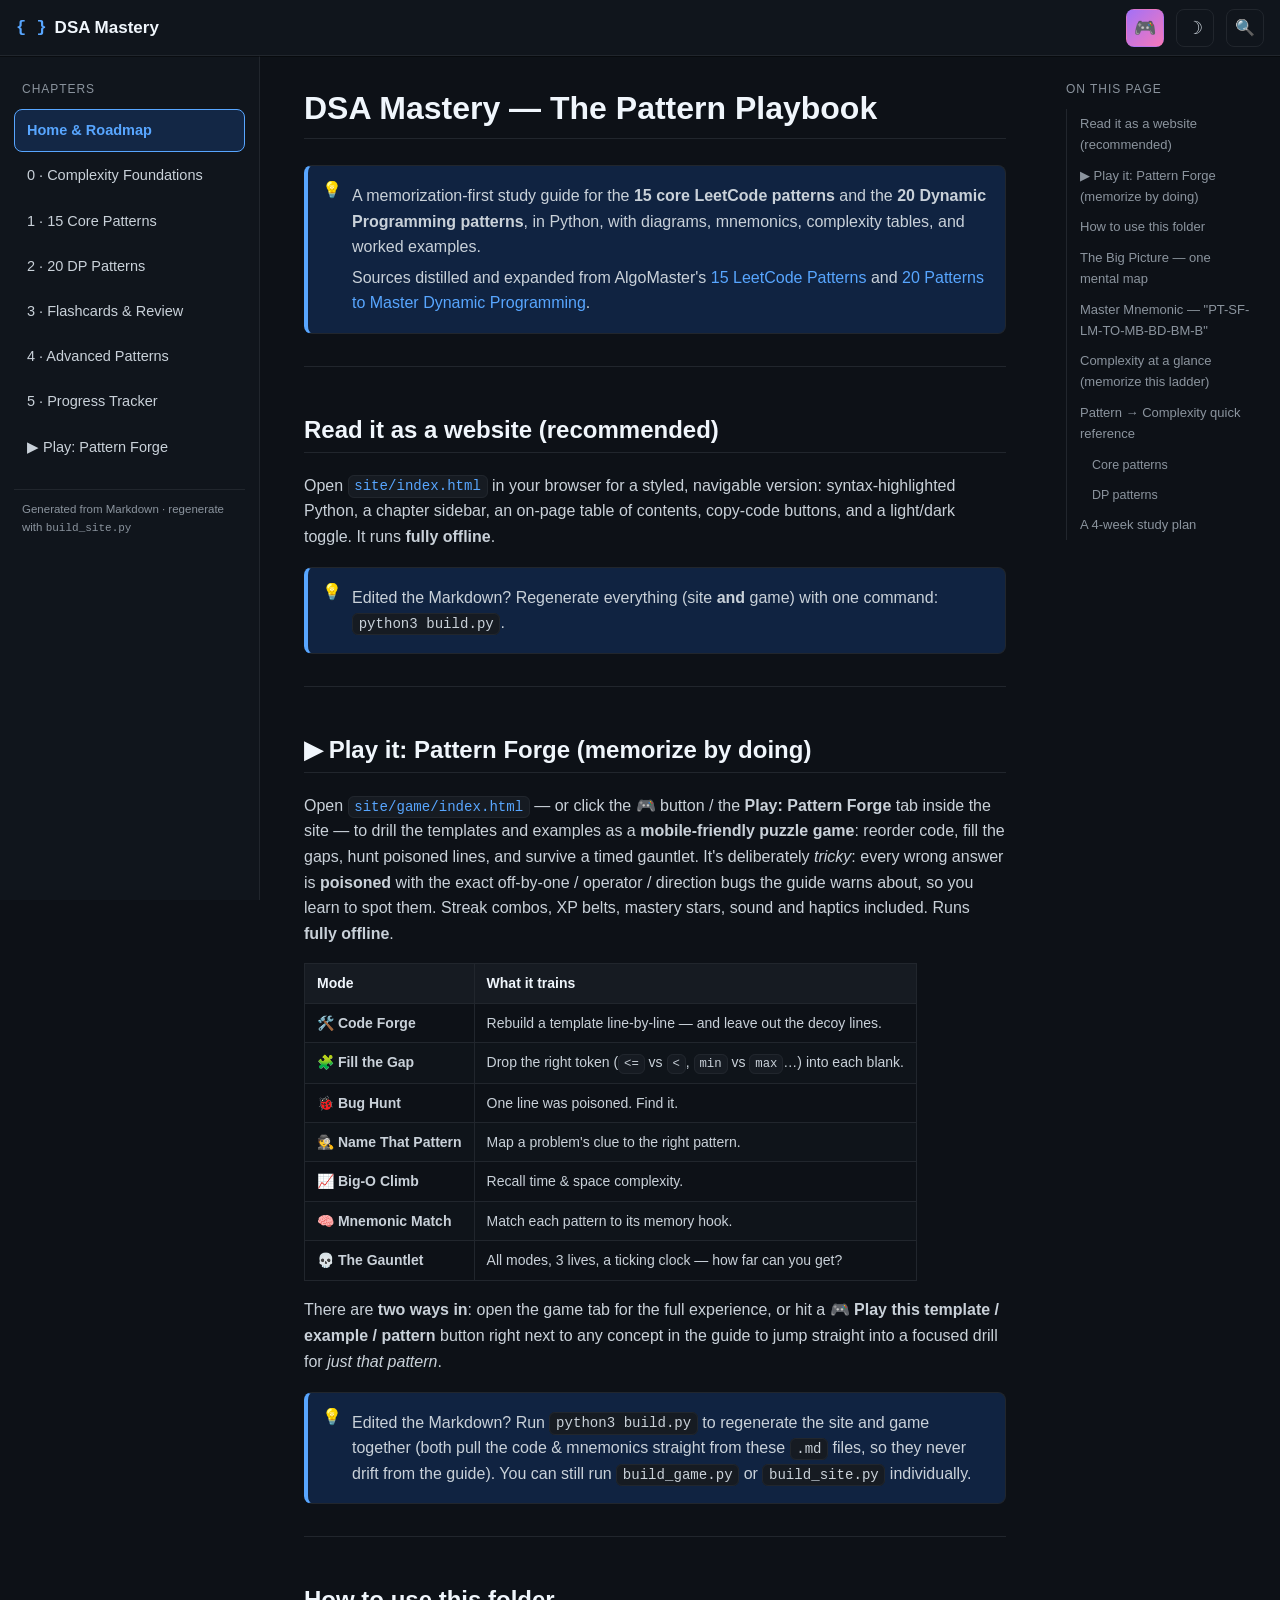
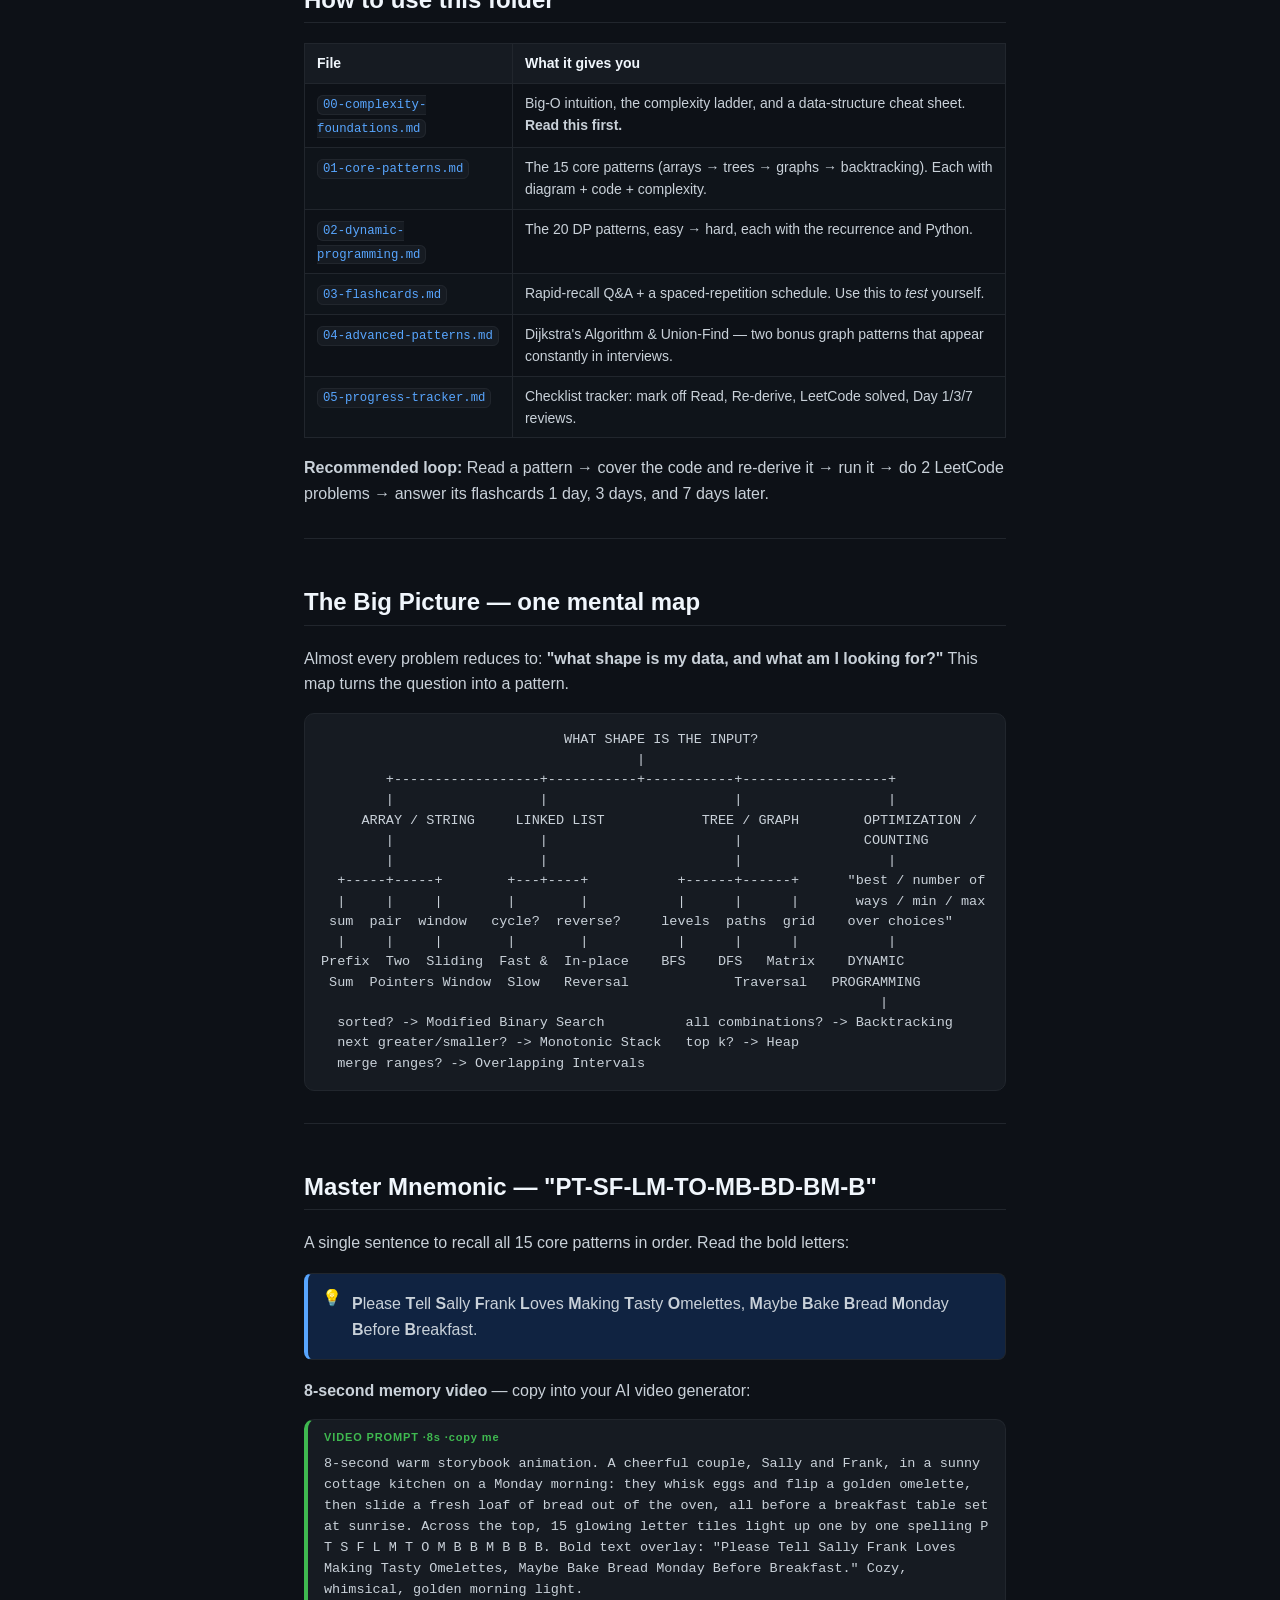
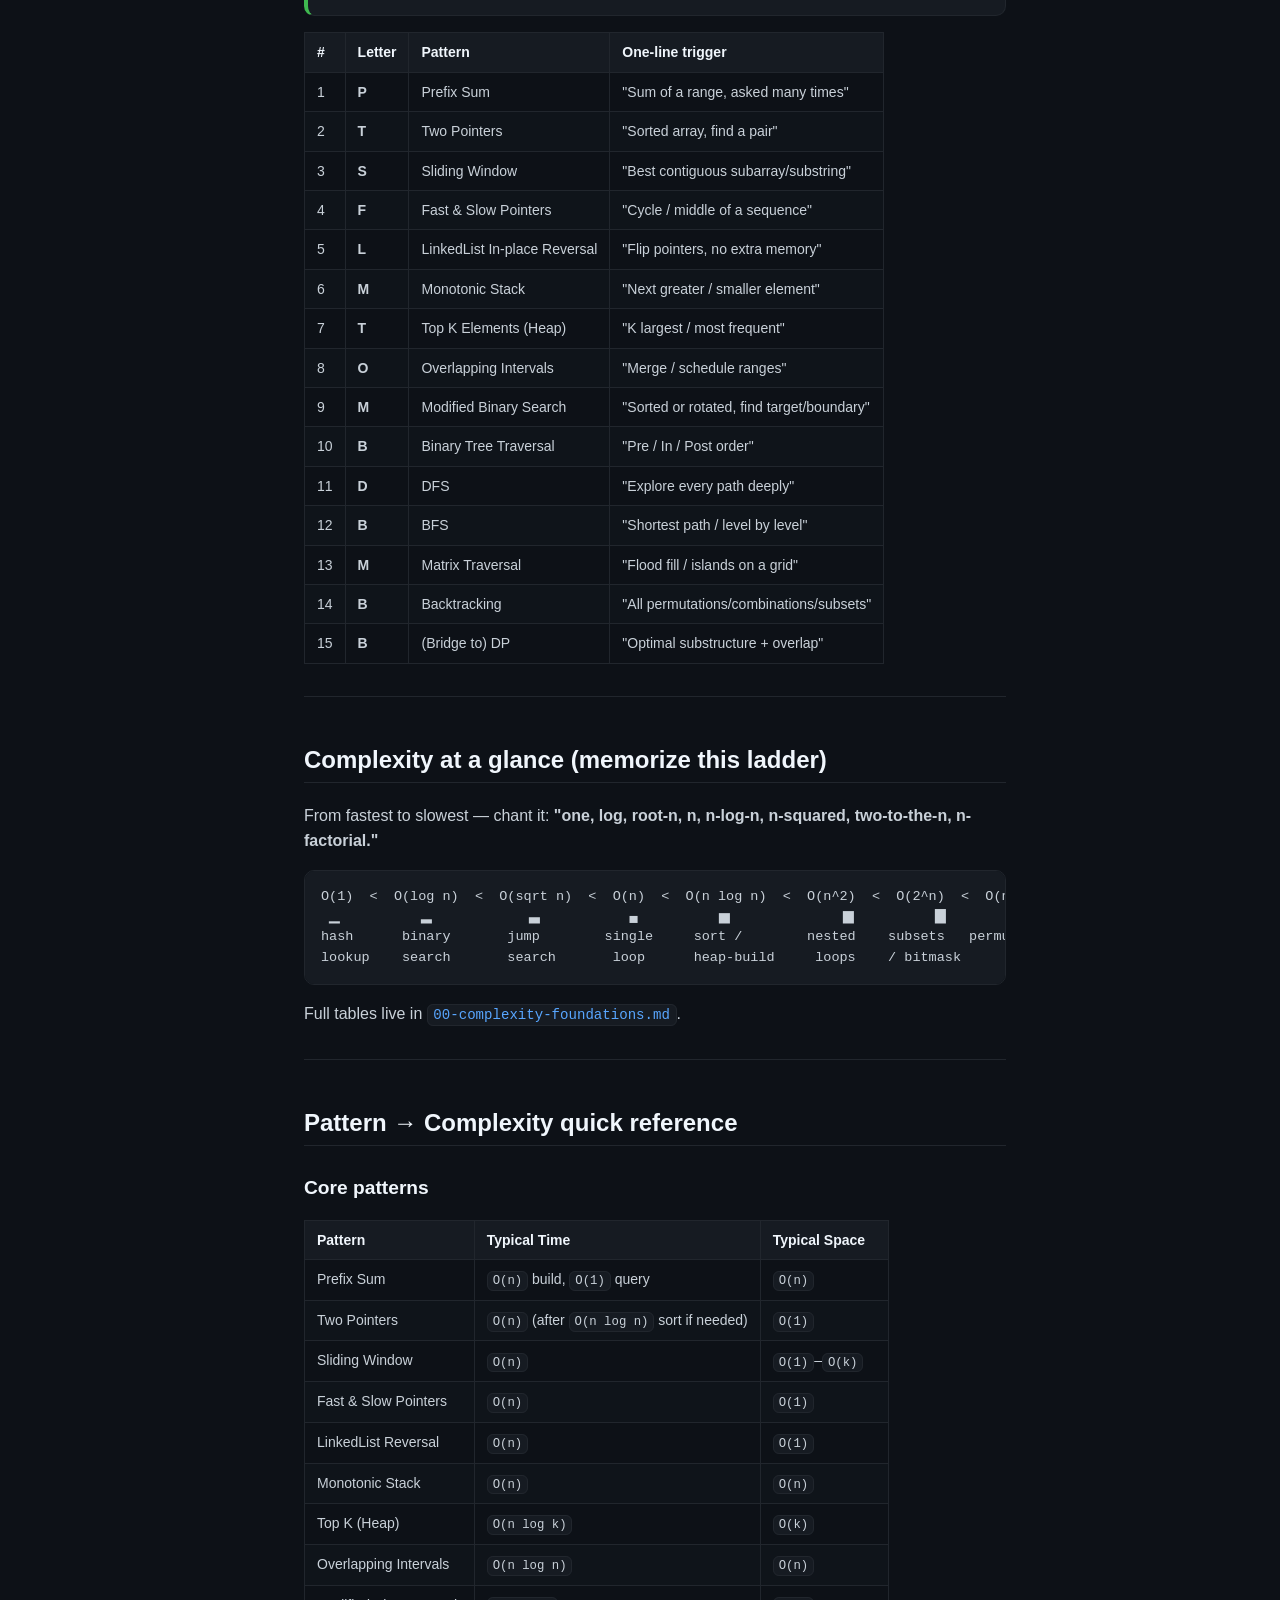
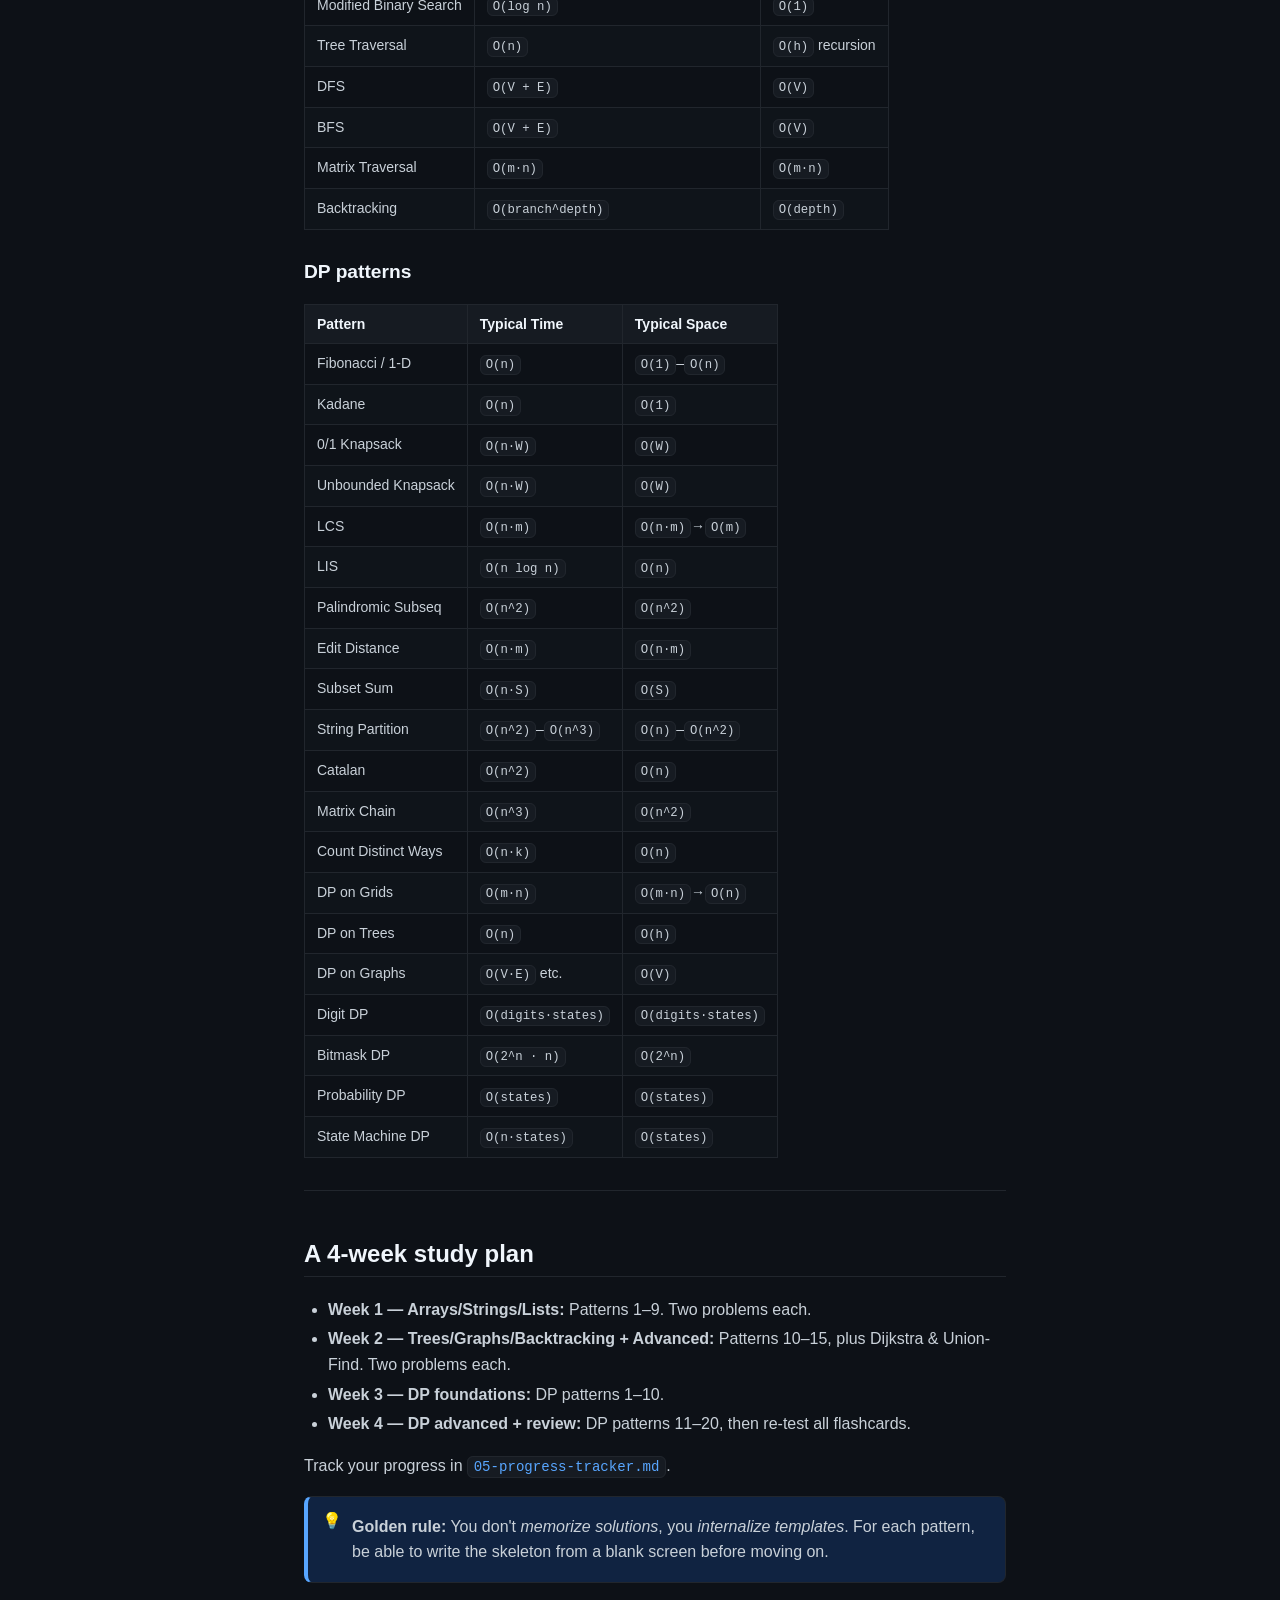
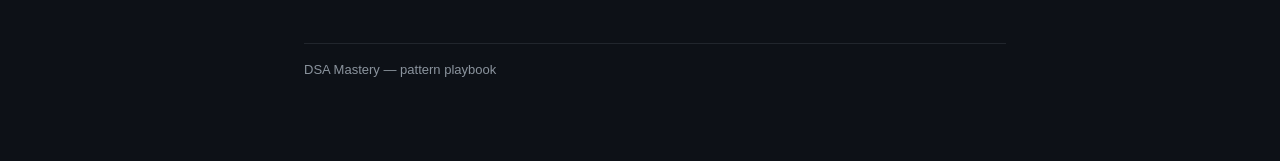
<file: docs/index.html>
<!DOCTYPE html>
<html lang="en" data-theme="dark">
<head>
<meta charset="utf-8">
<meta name="viewport" content="width=device-width, initial-scale=1">
<title>Home & Roadmap · DSA Mastery</title>
<link rel="stylesheet" href="vendor/github-dark.min.css" id="hljs-dark">
<link rel="stylesheet" href="vendor/github.min.css" id="hljs-light" disabled>
<link rel="stylesheet" href="assets/app.css">
</head>
<body>
<header class="topbar">
  <button id="menuBtn" class="icon-btn" aria-label="Toggle navigation">&#9776;</button>
  <a class="brand" href="index.html"><span class="brand-mark">{ }</span> DSA Mastery</a>
  <div class="spacer"></div>
  <a id="gameBtn" class="icon-btn game-btn" href="game/index.html" aria-label="Play Pattern Forge" title="Pattern Forge — full game mode">&#127918;</a>
  <button id="themeBtn" class="icon-btn" aria-label="Toggle theme" title="Toggle light / dark">&#9789;</button>
  <button id="searchBtn" class="icon-btn search-toggle" aria-label="Search" title="Search patterns">&#128269;</button>
</header>

<div id="searchOverlay" class="search-overlay">
  <div class="search-bar">
    <input id="searchInput" type="search" placeholder="Search patterns, topics, keywords…" autocomplete="off">
    <button id="searchClose" class="icon-btn" aria-label="Close search">&#10005;</button>
  </div>
  <ul id="searchResults" class="search-results"></ul>
</div>

<div class="layout">
  <nav id="sidebar" class="sidebar">
    <div class="sidebar-section">Chapters</div>
    <ul id="navList" class="nav-list"></ul>
    <div class="sidebar-foot">Generated from Markdown · regenerate with <code>build_site.py</code></div>
  </nav>

  <main class="content">
    <article id="article" class="markdown-body"></article>
    <footer class="page-foot">
      <span>DSA Mastery — pattern playbook</span>
    </footer>
  </main>

  <aside id="toc" class="toc">
    <div class="toc-title">On this page</div>
    <ul id="tocList" class="toc-list"></ul>
  </aside>
</div>

<button id="topBtn" class="top-btn" title="Back to top">&#8593;</button>

<script type="text/markdown" id="md-content">[base64]/[base64]/[base64]/[base64]</script>
<script>window.__NAV__ = [{"href":"index.html","title":"Home & Roadmap"},{"href":"00-complexity-foundations.html","title":"0 · Complexity Foundations"},{"href":"01-core-patterns.html","title":"1 · 15 Core Patterns"},{"href":"02-dynamic-programming.html","title":"2 · 20 DP Patterns"},{"href":"03-flashcards.html","title":"3 · Flashcards & Review"},{"href":"04-advanced-patterns.html","title":"4 · Advanced Patterns"},{"href":"05-progress-tracker.html","title":"5 · Progress Tracker"},{"href":"game/index.html","title":"\u25B6 Play: Pattern Forge"}];</script>
<script>window.__SEARCH_INDEX__ = [[{"text": "DSA Mastery — The Pattern Playbook", "snippet": "> A memorization-first study guide for the **15 core LeetCode patterns** and the", "id": "dsa-mastery--the-pattern-playbook", "page": "index.html", "pageTitle": "Home & Roadmap"}, {"text": "Read it as a website (recommended)", "snippet": "Open [`site/index.html`](./site/index.html) in your browser for a styled, navigable", "id": "read-it-as-a-website-recommended", "page": "index.html", "pageTitle": "Home & Roadmap"}, {"text": "▶ Play it: **Pattern Forge** (memorize by doing)", "snippet": "Open [`site/game/index.html`](./site/game/index.html) — or click the 🎮 button / the", "id": "-play-it-pattern-forge-memorize-by-doing", "page": "index.html", "pageTitle": "Home & Roadmap"}, {"text": "How to use this folder", "snippet": "", "id": "how-to-use-this-folder", "page": "index.html", "pageTitle": "Home & Roadmap"}, {"text": "The Big Picture — one mental map", "snippet": "Almost every problem reduces to: **\"what shape is my data, and what am I looking for?\"**", "id": "the-big-picture--one-mental-map", "page": "index.html", "pageTitle": "Home & Roadmap"}, {"text": "Master Mnemonic — \"**PT-SF-LM-TO-MB-BD-BM-B**\"", "snippet": "A single sentence to recall all 15 core patterns in order. Read the bold letters:", "id": "master-mnemonic--pt-sf-lm-to-mb-bd-bm-b", "page": "index.html", "pageTitle": "Home & Roadmap"}, {"text": "Complexity at a glance (memorize this ladder)", "snippet": "From fastest to slowest — chant it: **\"one, log, root-n, n, n-log-n, n-squared, two-to-the-n, n-factorial.\"**", "id": "complexity-at-a-glance-memorize-this-ladder", "page": "index.html", "pageTitle": "Home & Roadmap"}, {"text": "Pattern → Complexity quick reference", "snippet": "", "id": "pattern--complexity-quick-reference", "page": "index.html", "pageTitle": "Home & Roadmap"}, {"text": "Core patterns", "snippet": "", "id": "core-patterns", "page": "index.html", "pageTitle": "Home & Roadmap"}, {"text": "DP patterns", "snippet": "", "id": "dp-patterns", "page": "index.html", "pageTitle": "Home & Roadmap"}, {"text": "A 4-week study plan", "snippet": "- **Week 1 — Arrays/Strings/Lists:** Patterns 1–9. Two problems each.", "id": "a-4-week-study-plan", "page": "index.html", "pageTitle": "Home & Roadmap"}, {"text": "00 — Complexity Foundations & Data-Structure Cheat Sheet", "snippet": "> Before patterns, you need a feel for **cost**. This file gives you the Big-O", "id": "00--complexity-foundations--data-structure-cheat-sheet", "page": "00-complexity-foundations.html", "pageTitle": "0 · Complexity Foundations"}, {"text": "1. What Big-O actually measures", "snippet": "Big-O describes **how the running time (or memory) grows as the input `n` grows** —", "id": "1-what-big-o-actually-measures", "page": "00-complexity-foundations.html", "pageTitle": "0 · Complexity Foundations"}, {"text": "2. How to RECOGNIZE each complexity (pattern-matching cheat)", "snippet": "", "id": "2-how-to-recognize-each-complexity-pattern-matching-cheat", "page": "00-complexity-foundations.html", "pageTitle": "0 · Complexity Foundations"}, {"text": "3. Amortized vs worst case (one gotcha)", "snippet": "- **`list.append`** in Python is *amortized* `O(1)` — occasionally it resizes", "id": "3-amortized-vs-worst-case-one-gotcha", "page": "00-complexity-foundations.html", "pageTitle": "0 · Complexity Foundations"}, {"text": "4. Visualizing growth (relative steps for n = 100)", "snippet": "O(1)        | ▏ 1", "id": "4-visualizing-growth-relative-steps-for-n--100", "page": "00-complexity-foundations.html", "pageTitle": "0 · Complexity Foundations"}, {"text": "5. DATA-STRUCTURE OPERATION COSTS — memorize this", "snippet": "", "id": "5-data-structure-operation-costs--memorize-this", "page": "00-complexity-foundations.html", "pageTitle": "0 · Complexity Foundations"}, {"text": "6. Common algorithm complexities — memorize this", "snippet": "", "id": "6-common-algorithm-complexities--memorize-this", "page": "00-complexity-foundations.html", "pageTitle": "0 · Complexity Foundations"}, {"text": "7. The two Python imports you'll use constantly", "snippet": "import heapq                       # min-heap: heappush, heappop, heapify, nlargest, nsmallest", "id": "7-the-two-python-imports-youll-use-constantly", "page": "00-complexity-foundations.html", "pageTitle": "0 · Complexity Foundations"}, {"text": "Min-heap", "snippet": "h = []", "id": "min-heap", "page": "00-complexity-foundations.html", "pageTitle": "0 · Complexity Foundations"}, {"text": "Max-heap trick: push negatives", "snippet": "heapq.heappush(h, -value)", "id": "max-heap-trick-push-negatives", "page": "00-complexity-foundations.html", "pageTitle": "0 · Complexity Foundations"}, {"text": "Deque (queue/stack)", "snippet": "dq = deque()", "id": "deque-queuestack", "page": "00-complexity-foundations.html", "pageTitle": "0 · Complexity Foundations"}, {"text": "Counter", "snippet": "freq = Counter(\"aabbbc\")     # {'b':3,'a':2,'c':1}", "id": "counter", "page": "00-complexity-foundations.html", "pageTitle": "0 · Complexity Foundations"}, {"text": "01 — The 15 Core Patterns", "snippet": "Ordered for learning: **arrays/strings → linked lists → stacks/heaps/intervals →", "id": "01--the-15-core-patterns", "page": "01-core-patterns.html", "pageTitle": "1 · 15 Core Patterns"}, {"text": "1. Prefix Sum", "snippet": "> **Mnemonic:** *\"Pre-cook the sums, serve ranges instantly.\"*", "id": "1-prefix-sum", "page": "01-core-patterns.html", "pageTitle": "1 · 15 Core Patterns"}, {"text": "Picture", "snippet": "Turn the array into running totals. A range sum becomes one subtraction.", "id": "picture", "page": "01-core-patterns.html", "pageTitle": "1 · 15 Core Patterns"}, {"text": "When to use", "snippet": "- Many **range-sum queries** on a static array.", "id": "when-to-use", "page": "01-core-patterns.html", "pageTitle": "1 · 15 Core Patterns"}, {"text": "Template", "snippet": "def build_prefix(nums):", "id": "template", "page": "01-core-patterns.html", "pageTitle": "1 · 15 Core Patterns"}, {"text": "Worked example — Subarray Sum Equals K (LeetCode 560)", "snippet": "Count subarrays whose sum equals `k`. The trick: a running sum + a hash map of", "id": "worked-example--subarray-sum-equals-k-leetcode-560", "page": "01-core-patterns.html", "pageTitle": "1 · 15 Core Patterns"}, {"text": "subarray_sum([1, 1, 1], 2) -> 2", "snippet": "- Build: **`O(n)` time**, query: **`O(1)`**. Hash-map version: **`O(n)` time, `O(n)` space.**", "id": "subarray_sum1-1-1-2---2", "page": "01-core-patterns.html", "pageTitle": "1 · 15 Core Patterns"}, {"text": "Complexity", "snippet": "- Build: **`O(n)` time**, query: **`O(1)`**. Hash-map version: **`O(n)` time, `O(n)` space.**", "id": "complexity", "page": "01-core-patterns.html", "pageTitle": "1 · 15 Core Patterns"}, {"text": "⚠️ Watch out", "snippet": "- **Empty array:** handle `len(nums) == 0` before building the prefix.", "id": "-watch-out", "page": "01-core-patterns.html", "pageTitle": "1 · 15 Core Patterns"}, {"text": "Practice", "snippet": "- Range Sum Query – Immutable (303), Contiguous Array (525), Subarray Sum Equals K (560).", "id": "practice", "page": "01-core-patterns.html", "pageTitle": "1 · 15 Core Patterns"}, {"text": "2. Two Pointers", "snippet": "> **Mnemonic:** *\"Squeeze from both ends.\"*", "id": "2-two-pointers", "page": "01-core-patterns.html", "pageTitle": "1 · 15 Core Patterns"}, {"text": "Picture", "snippet": "On a **sorted** array, walk `left` up and `right` down based on the comparison.", "id": "picture-1", "page": "01-core-patterns.html", "pageTitle": "1 · 15 Core Patterns"}, {"text": "When to use", "snippet": "- **Sorted** input, find a pair/triplet meeting a condition.", "id": "when-to-use-1", "page": "01-core-patterns.html", "pageTitle": "1 · 15 Core Patterns"}, {"text": "Template", "snippet": "def two_sum_sorted(nums, target):", "id": "template-1", "page": "01-core-patterns.html", "pageTitle": "1 · 15 Core Patterns"}, {"text": "Worked example — 3Sum (LeetCode 15)", "snippet": "Fix one number, two-pointer the rest. Sorting enables both the scan and dedup.", "id": "worked-example--3sum-leetcode-15", "page": "01-core-patterns.html", "pageTitle": "1 · 15 Core Patterns"}, {"text": "three_sum([-1, 0, 1, 2, -1, -4]) -> [[-1, -1, 2], [-1, 0, 1]]", "snippet": "- Pair scan: **`O(n)`** time, **`O(1)`** space (plus `O(n log n)` if you must sort).", "id": "three_sum-1-0-1-2--1--4----1--1-2--1-0-1", "page": "01-core-patterns.html", "pageTitle": "1 · 15 Core Patterns"}, {"text": "Complexity", "snippet": "- Pair scan: **`O(n)`** time, **`O(1)`** space (plus `O(n log n)` if you must sort).", "id": "complexity-1", "page": "01-core-patterns.html", "pageTitle": "1 · 15 Core Patterns"}, {"text": "⚠️ Watch out", "snippet": "- **Input must be sorted** (or you sort first) — two pointers on unsorted data gives wrong answers.", "id": "-watch-out-1", "page": "01-core-patterns.html", "pageTitle": "1 · 15 Core Patterns"}, {"text": "Practice", "snippet": "- Two Sum II (167), 3Sum (15), Container With Most Water (11).", "id": "practice-1", "page": "01-core-patterns.html", "pageTitle": "1 · 15 Core Patterns"}, {"text": "3. Sliding Window", "snippet": "> **Mnemonic:** *\"Grow right, shrink left, keep the best.\"*", "id": "3-sliding-window", "page": "01-core-patterns.html", "pageTitle": "1 · 15 Core Patterns"}, {"text": "Picture", "snippet": "A window `[left, right]` slides across; expand to include, contract to stay valid.", "id": "picture-2", "page": "01-core-patterns.html", "pageTitle": "1 · 15 Core Patterns"}, {"text": "When to use", "snippet": "- **Contiguous** subarray/substring asking for max/min/longest/shortest.", "id": "when-to-use-2", "page": "01-core-patterns.html", "pageTitle": "1 · 15 Core Patterns"}, {"text": "Template — fixed size", "snippet": "def max_sum_subarray(nums, k):", "id": "template--fixed-size", "page": "01-core-patterns.html", "pageTitle": "1 · 15 Core Patterns"}, {"text": "Template — variable size", "snippet": "def longest_unique_substring(s):         # LeetCode 3", "id": "template--variable-size", "page": "01-core-patterns.html", "pageTitle": "1 · 15 Core Patterns"}, {"text": "longest_unique_substring(\"abcabcbb\") -> 3  (\"abc\")", "snippet": "- **`O(n)`** time (each element enters and leaves once), **`O(1)`–`O(k)`** space.", "id": "longest_unique_substringabcabcbb---3--abc", "page": "01-core-patterns.html", "pageTitle": "1 · 15 Core Patterns"}, {"text": "Complexity", "snippet": "- **`O(n)`** time (each element enters and leaves once), **`O(1)`–`O(k)`** space.", "id": "complexity-2", "page": "01-core-patterns.html", "pageTitle": "1 · 15 Core Patterns"}, {"text": "⚠️ Watch out", "snippet": "- **Window size > array length:** for fixed-size windows, check `k <= len(nums)` first.", "id": "-watch-out-2", "page": "01-core-patterns.html", "pageTitle": "1 · 15 Core Patterns"}, {"text": "Practice", "snippet": "- Maximum Average Subarray I (643), Longest Substring Without Repeating (3), Minimum Window Substring (76).", "id": "practice-2", "page": "01-core-patterns.html", "pageTitle": "1 · 15 Core Patterns"}, {"text": "4. Fast & Slow Pointers", "snippet": "> **Mnemonic:** *\"Tortoise and Hare — the hare laps the loop.\"*", "id": "4-fast--slow-pointers", "page": "01-core-patterns.html", "pageTitle": "1 · 15 Core Patterns"}, {"text": "Picture", "snippet": "`slow` moves 1 step, `fast` moves 2. In a cycle, `fast` eventually meets `slow`.", "id": "picture-3", "page": "01-core-patterns.html", "pageTitle": "1 · 15 Core Patterns"}, {"text": "When to use", "snippet": "- Detect a **cycle** in a linked list / functional graph.", "id": "when-to-use-3", "page": "01-core-patterns.html", "pageTitle": "1 · 15 Core Patterns"}, {"text": "Template", "snippet": "class ListNode:", "id": "template-2", "page": "01-core-patterns.html", "pageTitle": "1 · 15 Core Patterns"}, {"text": "Worked example — Find the Duplicate Number (LeetCode 287)", "snippet": "Treat the array as a linked list where `i -> nums[i]`. The duplicate is the cycle entry.", "id": "worked-example--find-the-duplicate-number-leetcode-287", "page": "01-core-patterns.html", "pageTitle": "1 · 15 Core Patterns"}, {"text": "find_duplicate([1, 3, 4, 2, 2]) -> 2", "snippet": "- **`O(n)`** time, **`O(1)`** space.", "id": "find_duplicate1-3-4-2-2---2", "page": "01-core-patterns.html", "pageTitle": "1 · 15 Core Patterns"}, {"text": "Complexity", "snippet": "- **`O(n)`** time, **`O(1)`** space.", "id": "complexity-3", "page": "01-core-patterns.html", "pageTitle": "1 · 15 Core Patterns"}, {"text": "⚠️ Watch out", "snippet": "- **Empty list / single node:** `while fast and fast.next` handles this — if you forget `fast.next`, you'll crash on sin", "id": "-watch-out-3", "page": "01-core-patterns.html", "pageTitle": "1 · 15 Core Patterns"}, {"text": "Practice", "snippet": "- Linked List Cycle (141), Happy Number (202), Find the Duplicate Number (287).", "id": "practice-3", "page": "01-core-patterns.html", "pageTitle": "1 · 15 Core Patterns"}, {"text": "5. LinkedList In-place Reversal", "snippet": "> **Mnemonic:** *\"Three hands: prev, curr, next — flip and march.\"*", "id": "5-linkedlist-in-place-reversal", "page": "01-core-patterns.html", "pageTitle": "1 · 15 Core Patterns"}, {"text": "Picture", "snippet": "Reverse pointers one node at a time without extra memory.", "id": "picture-4", "page": "01-core-patterns.html", "pageTitle": "1 · 15 Core Patterns"}, {"text": "When to use", "snippet": "- Reverse a whole list or a **sublist**; reverse in **groups of k**.", "id": "when-to-use-4", "page": "01-core-patterns.html", "pageTitle": "1 · 15 Core Patterns"}, {"text": "Template — full reversal", "snippet": "def reverse_list(head):", "id": "template--full-reversal", "page": "01-core-patterns.html", "pageTitle": "1 · 15 Core Patterns"}, {"text": "Worked example — Reverse Linked List II (LeetCode 92)", "snippet": "Reverse only positions `m..n` using a dummy head to simplify edge cases.", "id": "worked-example--reverse-linked-list-ii-leetcode-92", "page": "01-core-patterns.html", "pageTitle": "1 · 15 Core Patterns"}, {"text": "Complexity", "snippet": "- **`O(n)`** time, **`O(1)`** space.", "id": "complexity-4", "page": "01-core-patterns.html", "pageTitle": "1 · 15 Core Patterns"}, {"text": "⚠️ Watch out", "snippet": "- **Single node:** `curr.next` is `None`, so the loop body never executes — returns correctly, but verify.", "id": "-watch-out-4", "page": "01-core-patterns.html", "pageTitle": "1 · 15 Core Patterns"}, {"text": "Practice", "snippet": "- Reverse Linked List (206), Reverse Linked List II (92), Swap Nodes in Pairs (24).", "id": "practice-4", "page": "01-core-patterns.html", "pageTitle": "1 · 15 Core Patterns"}, {"text": "6. Monotonic Stack", "snippet": "> **Mnemonic:** *\"Keep the stack tidy; pop the losers when a bigger one arrives.\"*", "id": "6-monotonic-stack", "page": "01-core-patterns.html", "pageTitle": "1 · 15 Core Patterns"}, {"text": "Picture", "snippet": "A stack kept increasing/decreasing. New element pops everything it beats —", "id": "picture-5", "page": "01-core-patterns.html", "pageTitle": "1 · 15 Core Patterns"}, {"text": "When to use", "snippet": "- **Next greater / next smaller** element; spans; largest rectangle; daily temperatures.", "id": "when-to-use-5", "page": "01-core-patterns.html", "pageTitle": "1 · 15 Core Patterns"}, {"text": "Template", "snippet": "def next_greater(nums):", "id": "template-3", "page": "01-core-patterns.html", "pageTitle": "1 · 15 Core Patterns"}, {"text": "next_greater([2, 1, 2, 4, 3]) -> [4, 2, 4, -1, -1]", "snippet": "How many days until a warmer temperature? Store indices, pop when warmer.", "id": "next_greater2-1-2-4-3---4-2-4--1--1", "page": "01-core-patterns.html", "pageTitle": "1 · 15 Core Patterns"}, {"text": "Worked example — Daily Temperatures (LeetCode 739)", "snippet": "How many days until a warmer temperature? Store indices, pop when warmer.", "id": "worked-example--daily-temperatures-leetcode-739", "page": "01-core-patterns.html", "pageTitle": "1 · 15 Core Patterns"}, {"text": "daily_temperatures([73,74,75,71,69,72,76,73]) -> [1,1,4,2,1,1,0,0]", "snippet": "- **`O(n)`** time (each index pushed/popped once), **`O(n)`** space.", "id": "daily_temperatures7374757169727673---11421100", "page": "01-core-patterns.html", "pageTitle": "1 · 15 Core Patterns"}, {"text": "Complexity", "snippet": "- **`O(n)`** time (each index pushed/popped once), **`O(n)`** space.", "id": "complexity-5", "page": "01-core-patterns.html", "pageTitle": "1 · 15 Core Patterns"}, {"text": "⚠️ Watch out", "snippet": "- **All ascending or all descending:** the stack might never pop (ascending) or pop everything immediately (descending) ", "id": "-watch-out-5", "page": "01-core-patterns.html", "pageTitle": "1 · 15 Core Patterns"}, {"text": "Practice", "snippet": "- Next Greater Element I (496), Daily Temperatures (739), Largest Rectangle in Histogram (84).", "id": "practice-5", "page": "01-core-patterns.html", "pageTitle": "1 · 15 Core Patterns"}, {"text": "7. Top 'K' Elements (Heap)", "snippet": "> **Mnemonic:** *\"Keep a heap of size K; kick out the weakest.\"*", "id": "7-top-k-elements-heap", "page": "01-core-patterns.html", "pageTitle": "1 · 15 Core Patterns"}, {"text": "Picture", "snippet": "For the **K largest**, keep a **min-heap of size K**. The root is the weakest of", "id": "picture-6", "page": "01-core-patterns.html", "pageTitle": "1 · 15 Core Patterns"}, {"text": "When to use", "snippet": "- \"K largest / smallest / most frequent / closest.\" Streaming top-K.", "id": "when-to-use-6", "page": "01-core-patterns.html", "pageTitle": "1 · 15 Core Patterns"}, {"text": "Template", "snippet": "import heapq", "id": "template-4", "page": "01-core-patterns.html", "pageTitle": "1 · 15 Core Patterns"}, {"text": "kth_largest([3, 2, 1, 5, 6, 4], 2) -> 5", "snippet": "from collections import Counter", "id": "kth_largest3-2-1-5-6-4-2---5", "page": "01-core-patterns.html", "pageTitle": "1 · 15 Core Patterns"}, {"text": "Worked example — Top K Frequent Elements (LeetCode 347)", "snippet": "from collections import Counter", "id": "worked-example--top-k-frequent-elements-leetcode-347", "page": "01-core-patterns.html", "pageTitle": "1 · 15 Core Patterns"}, {"text": "top_k_frequent([1,1,1,2,2,3], 2) -> [1, 2]", "snippet": "- **`O(n log k)`** time, **`O(k)`** space. (Full sort would be `O(n log n)`.)", "id": "top_k_frequent111223-2---1-2", "page": "01-core-patterns.html", "pageTitle": "1 · 15 Core Patterns"}, {"text": "Complexity", "snippet": "- **`O(n log k)`** time, **`O(k)`** space. (Full sort would be `O(n log n)`.)", "id": "complexity-6", "page": "01-core-patterns.html", "pageTitle": "1 · 15 Core Patterns"}, {"text": "⚠️ Watch out", "snippet": "- **k = 0:** return empty — don't push anything.", "id": "-watch-out-6", "page": "01-core-patterns.html", "pageTitle": "1 · 15 Core Patterns"}, {"text": "Practice", "snippet": "- Kth Largest Element (215), Top K Frequent Elements (347), Find K Pairs with Smallest Sums (373).", "id": "practice-6", "page": "01-core-patterns.html", "pageTitle": "1 · 15 Core Patterns"}, {"text": "8. Overlapping Intervals", "snippet": "> **Mnemonic:** *\"Sort by start, then stitch the overlaps.\"*", "id": "8-overlapping-intervals", "page": "01-core-patterns.html", "pageTitle": "1 · 15 Core Patterns"}, {"text": "Picture", "snippet": "Two intervals `[a,b]` and `[c,d]` (sorted by start) overlap when `b >= c`.", "id": "picture-7", "page": "01-core-patterns.html", "pageTitle": "1 · 15 Core Patterns"}, {"text": "When to use", "snippet": "- **Merge**, insert, or count non-overlapping ranges; meeting rooms; calendars.", "id": "when-to-use-7", "page": "01-core-patterns.html", "pageTitle": "1 · 15 Core Patterns"}, {"text": "Template", "snippet": "def merge_intervals(intervals):", "id": "template-5", "page": "01-core-patterns.html", "pageTitle": "1 · 15 Core Patterns"}, {"text": "merge_intervals([[1,3],[2,6],[8,10],[15,18]]) -> [[1,6],[8,10],[15,18]]", "snippet": "Minimum removals to make intervals non-overlapping → greedily keep earliest finishers.", "id": "merge_intervals13268101518---168101518", "page": "01-core-patterns.html", "pageTitle": "1 · 15 Core Patterns"}, {"text": "Worked example — Non-overlapping Intervals (LeetCode 435)", "snippet": "Minimum removals to make intervals non-overlapping → greedily keep earliest finishers.", "id": "worked-example--non-overlapping-intervals-leetcode-435", "page": "01-core-patterns.html", "pageTitle": "1 · 15 Core Patterns"}, {"text": "erase_overlap_intervals([[1,2],[2,3],[3,4],[1,3]]) -> 1", "snippet": "- **`O(n log n)`** time (the sort dominates), **`O(n)`** space.", "id": "erase_overlap_intervals12233413---1", "page": "01-core-patterns.html", "pageTitle": "1 · 15 Core Patterns"}, {"text": "Complexity", "snippet": "- **`O(n log n)`** time (the sort dominates), **`O(n)`** space.", "id": "complexity-7", "page": "01-core-patterns.html", "pageTitle": "1 · 15 Core Patterns"}, {"text": "⚠️ Watch out", "snippet": "- **Single interval:** result is just that interval — make sure your loop still appends it.", "id": "-watch-out-7", "page": "01-core-patterns.html", "pageTitle": "1 · 15 Core Patterns"}, {"text": "Practice", "snippet": "- Merge Intervals (56), Insert Interval (57), Non-Overlapping Intervals (435).", "id": "practice-7", "page": "01-core-patterns.html", "pageTitle": "1 · 15 Core Patterns"}, {"text": "9. Modified Binary Search", "snippet": "> **Mnemonic:** *\"Halve and conquer — even when the array is twisted.\"*", "id": "9-modified-binary-search", "page": "01-core-patterns.html", "pageTitle": "1 · 15 Core Patterns"}, {"text": "Picture", "snippet": "Standard search halves the range. In a **rotated** array, one half is always sorted —", "id": "picture-8", "page": "01-core-patterns.html", "pageTitle": "1 · 15 Core Patterns"}, {"text": "When to use", "snippet": "- **Sorted / rotated** arrays; find target, boundary, first/last, or a peak.", "id": "when-to-use-8", "page": "01-core-patterns.html", "pageTitle": "1 · 15 Core Patterns"}, {"text": "Template — classic + boundary", "snippet": "def binary_search(nums, target):", "id": "template--classic--boundary", "page": "01-core-patterns.html", "pageTitle": "1 · 15 Core Patterns"}, {"text": "Worked example — Search in Rotated Sorted Array (LeetCode 33)", "snippet": "def search_rotated(nums, target):", "id": "worked-example--search-in-rotated-sorted-array-leetcode-33", "page": "01-core-patterns.html", "pageTitle": "1 · 15 Core Patterns"}, {"text": "search_rotated([4,5,6,7,0,1,2], 0) -> 4", "snippet": "- **`O(log n)`** time, **`O(1)`** space.", "id": "search_rotated4567012-0---4", "page": "01-core-patterns.html", "pageTitle": "1 · 15 Core Patterns"}, {"text": "Complexity", "snippet": "- **`O(log n)`** time, **`O(1)`** space.", "id": "complexity-8", "page": "01-core-patterns.html", "pageTitle": "1 · 15 Core Patterns"}, {"text": "⚠️ Watch out", "snippet": "- **Single element array:** `lo == hi == mid` — make sure you return it if it matches, not loop forever.", "id": "-watch-out-8", "page": "01-core-patterns.html", "pageTitle": "1 · 15 Core Patterns"}, {"text": "Practice", "snippet": "- Search in Rotated Sorted Array (33), Find Minimum in Rotated Sorted Array (153), Search a 2D Matrix II (240).", "id": "practice-8", "page": "01-core-patterns.html", "pageTitle": "1 · 15 Core Patterns"}, {"text": "10. Binary Tree Traversal", "snippet": "> **Mnemonic:** *\"PIP — **P**re (root first), **I**n (root middle), **P**ost (root last).\"*", "id": "10-binary-tree-traversal", "page": "01-core-patterns.html", "pageTitle": "1 · 15 Core Patterns"}, {"text": "Picture", "snippet": "Where you \"visit\" the root relative to its children defines the order.", "id": "picture-9", "page": "01-core-patterns.html", "pageTitle": "1 · 15 Core Patterns"}, {"text": "When to use", "snippet": "- **Inorder** → sorted order in a BST. **Preorder** → copy/serialize.", "id": "when-to-use-9", "page": "01-core-patterns.html", "pageTitle": "1 · 15 Core Patterns"}, {"text": "Template", "snippet": "class TreeNode:", "id": "template-6", "page": "01-core-patterns.html", "pageTitle": "1 · 15 Core Patterns"}, {"text": "Worked example — Kth Smallest in a BST (LeetCode 230)", "snippet": "Inorder yields ascending values; stop at the kth.", "id": "worked-example--kth-smallest-in-a-bst-leetcode-230", "page": "01-core-patterns.html", "pageTitle": "1 · 15 Core Patterns"}, {"text": "Complexity", "snippet": "- **`O(n)`** time, **`O(h)`** space (`h` = height; `O(n)` worst, `O(log n)` balanced).", "id": "complexity-9", "page": "01-core-patterns.html", "pageTitle": "1 · 15 Core Patterns"}, {"text": "⚠️ Watch out", "snippet": "- **Empty tree (`root is None`):** return `[]` or `0` immediately — don't recurse into `None`.", "id": "-watch-out-9", "page": "01-core-patterns.html", "pageTitle": "1 · 15 Core Patterns"}, {"text": "Practice", "snippet": "- Binary Tree Paths (257, pre), Kth Smallest in a BST (230, in), Binary Tree Maximum Path Sum (124, post).", "id": "practice-9", "page": "01-core-patterns.html", "pageTitle": "1 · 15 Core Patterns"}, {"text": "11. Depth-First Search (DFS)", "snippet": "> **Mnemonic:** *\"Go deep, hit a wall, back up, try the next door.\"*", "id": "11-depth-first-search-dfs", "page": "01-core-patterns.html", "pageTitle": "1 · 15 Core Patterns"}, {"text": "Picture", "snippet": "Explore one branch fully before the next. Recursion (or an explicit stack) does this.", "id": "picture-10", "page": "01-core-patterns.html", "pageTitle": "1 · 15 Core Patterns"}, {"text": "When to use", "snippet": "- Enumerate **paths**, detect cycles, topological sort, connected components,", "id": "when-to-use-10", "page": "01-core-patterns.html", "pageTitle": "1 · 15 Core Patterns"}, {"text": "Template — graph DFS with visited set", "snippet": "def dfs(graph, start):", "id": "template--graph-dfs-with-visited-set", "page": "01-core-patterns.html", "pageTitle": "1 · 15 Core Patterns"}, {"text": "Worked example — Course Schedule II / topological order (LeetCode 210)", "snippet": "Return an order to take courses given prerequisites, or `[]` if impossible (cycle).", "id": "worked-example--course-schedule-ii--topological-order-leetcode-210", "page": "01-core-patterns.html", "pageTitle": "1 · 15 Core Patterns"}, {"text": "find_order(2, [[1, 0]]) -> [0, 1]", "snippet": "- **`O(V + E)`** time, **`O(V)`** space (visited + recursion stack).", "id": "find_order2-1-0---0-1", "page": "01-core-patterns.html", "pageTitle": "1 · 15 Core Patterns"}, {"text": "Complexity", "snippet": "- **`O(V + E)`** time, **`O(V)`** space (visited + recursion stack).", "id": "complexity-10", "page": "01-core-patterns.html", "pageTitle": "1 · 15 Core Patterns"}, {"text": "⚠️ Watch out", "snippet": "- **Disconnected graph:** a single `dfs(start)` won't visit all nodes — loop over all nodes and start DFS from unvisited", "id": "-watch-out-10", "page": "01-core-patterns.html", "pageTitle": "1 · 15 Core Patterns"}, {"text": "Practice", "snippet": "- Clone Graph (133), Path Sum II (113), Course Schedule II (210).", "id": "practice-10", "page": "01-core-patterns.html", "pageTitle": "1 · 15 Core Patterns"}, {"text": "12. Breadth-First Search (BFS)", "snippet": "> **Mnemonic:** *\"Ripples in a pond — nearest first, level by level.\"*", "id": "12-breadth-first-search-bfs", "page": "01-core-patterns.html", "pageTitle": "1 · 15 Core Patterns"}, {"text": "Picture", "snippet": "A queue processes everything at distance `d` before distance `d+1` → first time you", "id": "picture-11", "page": "01-core-patterns.html", "pageTitle": "1 · 15 Core Patterns"}, {"text": "When to use", "snippet": "- **Shortest path in unweighted** graphs; level-order tree traversal; \"minimum steps\".", "id": "when-to-use-11", "page": "01-core-patterns.html", "pageTitle": "1 · 15 Core Patterns"}, {"text": "Template", "snippet": "from collections import deque", "id": "template-7", "page": "01-core-patterns.html", "pageTitle": "1 · 15 Core Patterns"}, {"text": "Worked example — Rotting Oranges (LeetCode 994)", "snippet": "Multi-source BFS: all rotten oranges spread simultaneously; count minutes.", "id": "worked-example--rotting-oranges-leetcode-994", "page": "01-core-patterns.html", "pageTitle": "1 · 15 Core Patterns"}, {"text": "oranges_rotting([[2,1,1],[1,1,0],[0,1,1]]) -> 4", "snippet": "- **`O(V + E)`** (grid: `O(m·n)`) time, **`O(V)`** space for the queue.", "id": "oranges_rotting211110011---4", "page": "01-core-patterns.html", "pageTitle": "1 · 15 Core Patterns"}, {"text": "Complexity", "snippet": "- **`O(V + E)`** (grid: `O(m·n)`) time, **`O(V)`** space for the queue.", "id": "complexity-11", "page": "01-core-patterns.html", "pageTitle": "1 · 15 Core Patterns"}, {"text": "⚠️ Watch out", "snippet": "- **Source = destination:** return `0` (zero steps), not `-1` — a common off-by-one.", "id": "-watch-out-11", "page": "01-core-patterns.html", "pageTitle": "1 · 15 Core Patterns"}, {"text": "Practice", "snippet": "- Binary Tree Level Order (102), Rotting Oranges (994), Word Ladder (127).", "id": "practice-11", "page": "01-core-patterns.html", "pageTitle": "1 · 15 Core Patterns"}, {"text": "13. Matrix Traversal", "snippet": "> **Mnemonic:** *\"A grid is just a graph — each cell has 4 neighbors.\"*", "id": "13-matrix-traversal", "page": "01-core-patterns.html", "pageTitle": "1 · 15 Core Patterns"}, {"text": "Picture", "snippet": "Flood fill / island counting = DFS or BFS where moves are up/down/left/right.", "id": "picture-12", "page": "01-core-patterns.html", "pageTitle": "1 · 15 Core Patterns"}, {"text": "When to use", "snippet": "- Islands, flood fill, regions, shortest path on a grid, surrounded regions.", "id": "when-to-use-12", "page": "01-core-patterns.html", "pageTitle": "1 · 15 Core Patterns"}, {"text": "Template — DFS flood fill", "snippet": "def flood_fill(image, sr, sc, new_color):", "id": "template--dfs-flood-fill", "page": "01-core-patterns.html", "pageTitle": "1 · 15 Core Patterns"}, {"text": "flood_fill([[1,1,1],[1,1,0],[1,0,1]], 1, 1, 2) -> [[2,2,2],[2,2,0],[2,0,1]]", "snippet": "def num_islands(grid):", "id": "flood_fill111110101-1-1-2---222220201", "page": "01-core-patterns.html", "pageTitle": "1 · 15 Core Patterns"}, {"text": "Worked example — Number of Islands (LeetCode 200)", "snippet": "def num_islands(grid):", "id": "worked-example--number-of-islands-leetcode-200", "page": "01-core-patterns.html", "pageTitle": "1 · 15 Core Patterns"}, {"text": "num_islands([[\"1\",\"1\",\"0\"],[\"1\",\"1\",\"0\"],[\"0\",\"0\",\"1\"]]) -> 2", "snippet": "- **`O(m·n)`** time, **`O(m·n)`** space (recursion / visited worst case).", "id": "num_islands110110001---2", "page": "01-core-patterns.html", "pageTitle": "1 · 15 Core Patterns"}, {"text": "Complexity", "snippet": "- **`O(m·n)`** time, **`O(m·n)`** space (recursion / visited worst case).", "id": "complexity-12", "page": "01-core-patterns.html", "pageTitle": "1 · 15 Core Patterns"}, {"text": "⚠️ Watch out", "snippet": "- **Empty grid (0 rows or 0 cols):** guard with `if not grid or not grid[0]: return 0`.", "id": "-watch-out-12", "page": "01-core-patterns.html", "pageTitle": "1 · 15 Core Patterns"}, {"text": "Practice", "snippet": "- Flood Fill (733), Number of Islands (200), Surrounded Regions (130).", "id": "practice-12", "page": "01-core-patterns.html", "pageTitle": "1 · 15 Core Patterns"}, {"text": "14. Backtracking", "snippet": "> **Mnemonic:** *\"Choose → Explore → Un-choose.\"*", "id": "14-backtracking", "page": "01-core-patterns.html", "pageTitle": "1 · 15 Core Patterns"}, {"text": "Picture", "snippet": "A decision tree. At each node you make a choice, recurse, then **undo** it to try the next.", "id": "picture-13", "page": "01-core-patterns.html", "pageTitle": "1 · 15 Core Patterns"}, {"text": "When to use", "snippet": "- Generate **all** permutations / combinations / subsets / partitions; constraint", "id": "when-to-use-13", "page": "01-core-patterns.html", "pageTitle": "1 · 15 Core Patterns"}, {"text": "Template", "snippet": "def backtrack(choices):", "id": "template-8", "page": "01-core-patterns.html", "pageTitle": "1 · 15 Core Patterns"}, {"text": "Worked example — Subsets (LeetCode 78)", "snippet": "Every element is either in or out; recurse on the index.", "id": "worked-example--subsets-leetcode-78", "page": "01-core-patterns.html", "pageTitle": "1 · 15 Core Patterns"}, {"text": "subsets([1, 2, 3]) -> [[],[1],[1,2],[1,2,3],[1,3],[2],[2,3],[3]]", "snippet": "- Permutations **`O(n·n!)`**, Subsets **`O(n·2^n)`**, general **`O(branch^depth)`**;", "id": "subsets1-2-3---112123132233", "page": "01-core-patterns.html", "pageTitle": "1 · 15 Core Patterns"}, {"text": "Complexity", "snippet": "- Permutations **`O(n·n!)`**, Subsets **`O(n·2^n)`**, general **`O(branch^depth)`**;", "id": "complexity-13", "page": "01-core-patterns.html", "pageTitle": "1 · 15 Core Patterns"}, {"text": "⚠️ Watch out", "snippet": "- **Empty input:** `backtrack([])` should return `[[]]` (one empty subset) or `[]` (no permutations) — know the differen", "id": "-watch-out-13", "page": "01-core-patterns.html", "pageTitle": "1 · 15 Core Patterns"}, {"text": "Practice", "snippet": "- Permutations (46), Subsets (78), N-Queens (51).", "id": "practice-13", "page": "01-core-patterns.html", "pageTitle": "1 · 15 Core Patterns"}, {"text": "15. Bridge to Dynamic Programming", "snippet": "> **Mnemonic:** *\"Backtracking that remembers = DP.\"*", "id": "15-bridge-to-dynamic-programming", "page": "01-core-patterns.html", "pageTitle": "1 · 15 Core Patterns"}, {"text": "⚠️ Watch out", "snippet": "- **Forgetting base cases:** every DP solution needs at least one base case — `dp[0]`, `dp[0][0]`, etc.", "id": "-watch-out-14", "page": "01-core-patterns.html", "pageTitle": "1 · 15 Core Patterns"}, {"text": "02 — The 20 Dynamic Programming Patterns", "snippet": "> DP = **recursion + memory**. For every pattern below, anchor on the two questions:", "id": "02--the-20-dynamic-programming-patterns", "page": "02-dynamic-programming.html", "pageTitle": "2 · 20 DP Patterns"}, {"text": "1. Fibonacci Sequence", "snippet": "> **Mnemonic:** *\"Today = yesterday + the day before.\"*  · **State:** `dp[i]` · **Recurrence:** `dp[i] = dp[i-1] + dp[i-", "id": "1-fibonacci-sequence", "page": "02-dynamic-programming.html", "pageTitle": "2 · 20 DP Patterns"}, {"text": "Picture", "snippet": "stairs, 1 or 2 steps at a time:", "id": "picture", "page": "02-dynamic-programming.html", "pageTitle": "2 · 20 DP Patterns"}, {"text": "Code — Climbing Stairs (LeetCode 70), O(1) space", "snippet": "def climb_stairs(n):", "id": "code--climbing-stairs-leetcode-70-o1-space", "page": "02-dynamic-programming.html", "pageTitle": "2 · 20 DP Patterns"}, {"text": "climb_stairs(5) -> 8", "snippet": "**`O(n)`** time, **`O(1)`** space.", "id": "climb_stairs5---8", "page": "02-dynamic-programming.html", "pageTitle": "2 · 20 DP Patterns"}, {"text": "Complexity", "snippet": "**`O(n)`** time, **`O(1)`** space.", "id": "complexity", "page": "02-dynamic-programming.html", "pageTitle": "2 · 20 DP Patterns"}, {"text": "⚠️ Watch out", "snippet": "- **`n = 0`:** return `1` (there's 1 way to stand on the ground) or `0` depending on the problem — read carefully.", "id": "-watch-out", "page": "02-dynamic-programming.html", "pageTitle": "2 · 20 DP Patterns"}, {"text": "Practice", "snippet": "Climbing Stairs (70), Fibonacci Number (509), Min Cost Climbing Stairs (746).", "id": "practice", "page": "02-dynamic-programming.html", "pageTitle": "2 · 20 DP Patterns"}, {"text": "2. Kadane's Algorithm", "snippet": "> **Mnemonic:** *\"Carry the streak only if it helps.\"*  · **State:** best subarray ending at `i` · **Recurrence:** `cur ", "id": "2-kadanes-algorithm", "page": "02-dynamic-programming.html", "pageTitle": "2 · 20 DP Patterns"}, {"text": "Picture", "snippet": "nums = [-2, 1, -3, 4, -1, 2, 1, -5, 4]", "id": "picture-1", "page": "02-dynamic-programming.html", "pageTitle": "2 · 20 DP Patterns"}, {"text": "Code — Maximum Subarray (LeetCode 53)", "snippet": "def max_subarray(nums):", "id": "code--maximum-subarray-leetcode-53", "page": "02-dynamic-programming.html", "pageTitle": "2 · 20 DP Patterns"}, {"text": "max_subarray([-2,1,-3,4,-1,2,1,-5,4]) -> 6", "snippet": "**`O(n)`** time, **`O(1)`** space.", "id": "max_subarray-21-34-121-54---6", "page": "02-dynamic-programming.html", "pageTitle": "2 · 20 DP Patterns"}, {"text": "Complexity", "snippet": "**`O(n)`** time, **`O(1)`** space.", "id": "complexity-1", "page": "02-dynamic-programming.html", "pageTitle": "2 · 20 DP Patterns"}, {"text": "⚠️ Watch out", "snippet": "- **All-negative array:** Kadane still works (`cur = max(x, cur + x)` picks the least-negative) — but if you initialize ", "id": "-watch-out-1", "page": "02-dynamic-programming.html", "pageTitle": "2 · 20 DP Patterns"}, {"text": "Practice", "snippet": "Maximum Subarray (53), Maximum Sum Circular Subarray (918), Maximum Product Subarray (152).", "id": "practice-1", "page": "02-dynamic-programming.html", "pageTitle": "2 · 20 DP Patterns"}, {"text": "3. 0/1 Knapsack", "snippet": "> **Mnemonic:** *\"Take it or leave it — each item once.\"*  · **State:** `dp[w]` best value at capacity `w` · **Recurrenc", "id": "3-01-knapsack", "page": "02-dynamic-programming.html", "pageTitle": "2 · 20 DP Patterns"}, {"text": "Picture", "snippet": "items (wt,val): (1,1) (3,4) (4,5) (5,7)   capacity W=7", "id": "picture-2", "page": "02-dynamic-programming.html", "pageTitle": "2 · 20 DP Patterns"}, {"text": "Code — 1-D rolling array", "snippet": "def knapsack_01(weights, values, W):", "id": "code--1-d-rolling-array", "page": "02-dynamic-programming.html", "pageTitle": "2 · 20 DP Patterns"}, {"text": "knapsack_01([1,3,4,5], [1,4,5,7], 7) -> 9", "snippet": "Can we split into two equal-sum halves? = subset summing to `total/2`.", "id": "knapsack_011345-1457-7---9", "page": "02-dynamic-programming.html", "pageTitle": "2 · 20 DP Patterns"}, {"text": "Worked example — Partition Equal Subset Sum (LeetCode 416)", "snippet": "Can we split into two equal-sum halves? = subset summing to `total/2`.", "id": "worked-example--partition-equal-subset-sum-leetcode-416", "page": "02-dynamic-programming.html", "pageTitle": "2 · 20 DP Patterns"}, {"text": "can_partition([1, 5, 11, 5]) -> True", "snippet": "**`O(n·W)`** time, **`O(W)`** space.", "id": "can_partition1-5-11-5---true", "page": "02-dynamic-programming.html", "pageTitle": "2 · 20 DP Patterns"}, {"text": "Complexity", "snippet": "**`O(n·W)`** time, **`O(W)`** space.", "id": "complexity-2", "page": "02-dynamic-programming.html", "pageTitle": "2 · 20 DP Patterns"}, {"text": "⚠️ Watch out", "snippet": "- **Iterating capacity UPWARD instead of DOWNWARD:** this turns 0/1 into unbounded (each item reused) — the #1 knapsack ", "id": "-watch-out-2", "page": "02-dynamic-programming.html", "pageTitle": "2 · 20 DP Patterns"}, {"text": "Practice", "snippet": "Partition Equal Subset Sum (416), Target Sum (494), Last Stone Weight II (1049).", "id": "practice-2", "page": "02-dynamic-programming.html", "pageTitle": "2 · 20 DP Patterns"}, {"text": "4. Unbounded Knapsack", "snippet": "> **Mnemonic:** *\"Infinite supply — reuse freely.\"*  · **Recurrence:** `dp[w] = max/min(dp[w], dp[w-wt]+val)` — iterate ", "id": "4-unbounded-knapsack", "page": "02-dynamic-programming.html", "pageTitle": "2 · 20 DP Patterns"}, {"text": "Picture", "snippet": "0/1 knapsack:  iterate capacity DOWNWARD (each item once)", "id": "picture-3", "page": "02-dynamic-programming.html", "pageTitle": "2 · 20 DP Patterns"}, {"text": "Code — Coin Change (LeetCode 322), fewest coins", "snippet": "def coin_change(coins, amount):", "id": "code--coin-change-leetcode-322-fewest-coins", "page": "02-dynamic-programming.html", "pageTitle": "2 · 20 DP Patterns"}, {"text": "coin_change([1, 2, 5], 11) -> 3   (5 + 5 + 1)", "snippet": "**`O(n·amount)`** time, **`O(amount)`** space.", "id": "coin_change1-2-5-11---3---5--5--1", "page": "02-dynamic-programming.html", "pageTitle": "2 · 20 DP Patterns"}, {"text": "Complexity", "snippet": "**`O(n·amount)`** time, **`O(amount)`** space.", "id": "complexity-3", "page": "02-dynamic-programming.html", "pageTitle": "2 · 20 DP Patterns"}, {"text": "⚠️ Watch out", "snippet": "- **Iterating capacity DOWNWARD by mistake:** that makes it 0/1 knapsack (each coin used once).", "id": "-watch-out-3", "page": "02-dynamic-programming.html", "pageTitle": "2 · 20 DP Patterns"}, {"text": "Practice", "snippet": "Coin Change (322), Coin Change II (518), Perfect Squares (279).", "id": "practice-3", "page": "02-dynamic-programming.html", "pageTitle": "2 · 20 DP Patterns"}, {"text": "5. Longest Common Subsequence (LCS)", "snippet": "> **Mnemonic:** *\"Match → diagonal +1; mismatch → best of dropping one.\"*  · **State:** `dp[i][j]` LCS of prefixes · **R", "id": "5-longest-common-subsequence-lcs", "page": "02-dynamic-programming.html", "pageTitle": "2 · 20 DP Patterns"}, {"text": "Picture", "snippet": "\"\"  a  c  e", "id": "picture-4", "page": "02-dynamic-programming.html", "pageTitle": "2 · 20 DP Patterns"}, {"text": "Code — Longest Common Subsequence (LeetCode 1143)", "snippet": "def lcs(a, b):", "id": "code--longest-common-subsequence-leetcode-1143", "page": "02-dynamic-programming.html", "pageTitle": "2 · 20 DP Patterns"}, {"text": "lcs(\"abcde\", \"ace\") -> 3", "snippet": "Only two rows of the table are ever needed at once. Replace the 2D array with two 1D arrays:", "id": "lcsabcde-ace---3", "page": "02-dynamic-programming.html", "pageTitle": "2 · 20 DP Patterns"}, {"text": "Space optimization — rolling row", "snippet": "Only two rows of the table are ever needed at once. Replace the 2D array with two 1D arrays:", "id": "space-optimization--rolling-row", "page": "02-dynamic-programming.html", "pageTitle": "2 · 20 DP Patterns"}, {"text": "lcs_optimized(\"abcde\", \"ace\") -> 3", "snippet": "> This is a common interview follow-up: \"Can you do it in `O(m)` space?\" The answer is always: keep only the previous ro", "id": "lcs_optimizedabcde-ace---3", "page": "02-dynamic-programming.html", "pageTitle": "2 · 20 DP Patterns"}, {"text": "⚠️ Watch out", "snippet": "- **Empty strings:** `lcs(\"\", anything)` = 0 — the `range(1, n+1)` loop simply doesn't execute.", "id": "-watch-out-4", "page": "02-dynamic-programming.html", "pageTitle": "2 · 20 DP Patterns"}, {"text": "Practice", "snippet": "Longest Common Subsequence (1143), Delete Operation for Two Strings (583), Shortest Common Supersequence (1092).", "id": "practice-4", "page": "02-dynamic-programming.html", "pageTitle": "2 · 20 DP Patterns"}, {"text": "6. Longest Increasing Subsequence (LIS)", "snippet": "> **Mnemonic:** *\"Patience sorting — place each card on the leftmost taller pile.\"*  · **State:** `tails[k]` = smallest ", "id": "6-longest-increasing-subsequence-lis", "page": "02-dynamic-programming.html", "pageTitle": "2 · 20 DP Patterns"}, {"text": "Picture", "snippet": "nums = [10, 9, 2, 5, 3, 7, 101, 18]", "id": "picture-5", "page": "02-dynamic-programming.html", "pageTitle": "2 · 20 DP Patterns"}, {"text": "Code — Longest Increasing Subsequence (LeetCode 300), O(n log n)", "snippet": "import bisect", "id": "code--longest-increasing-subsequence-leetcode-300-on-log-n", "page": "02-dynamic-programming.html", "pageTitle": "2 · 20 DP Patterns"}, {"text": "length_of_lis([10,9,2,5,3,7,101,18]) -> 4", "snippet": "**`O(n log n)`** time, **`O(n)`** space. (The `O(n^2)` DP variant: `dp[i]=max(dp[j]+1)`.)", "id": "length_of_lis109253710118---4", "page": "02-dynamic-programming.html", "pageTitle": "2 · 20 DP Patterns"}, {"text": "Complexity", "snippet": "**`O(n log n)`** time, **`O(n)`** space. (The `O(n^2)` DP variant: `dp[i]=max(dp[j]+1)`.)", "id": "complexity-4", "page": "02-dynamic-programming.html", "pageTitle": "2 · 20 DP Patterns"}, {"text": "⚠️ Watch out", "snippet": "- **All-decreasing input:** LIS = 1 (just one element) — `tails` only ever has one entry.", "id": "-watch-out-5", "page": "02-dynamic-programming.html", "pageTitle": "2 · 20 DP Patterns"}, {"text": "Practice", "snippet": "Longest Increasing Subsequence (300), Number of LIS (673), Russian Doll Envelopes (354).", "id": "practice-5", "page": "02-dynamic-programming.html", "pageTitle": "2 · 20 DP Patterns"}, {"text": "7. Palindromic Subsequence", "snippet": "> **Mnemonic:** *\"Ends match → reach inward +2; else shrink a side.\"*  · **State:** `dp[i][j]` on substring `i..j`.", "id": "7-palindromic-subsequence", "page": "02-dynamic-programming.html", "pageTitle": "2 · 20 DP Patterns"}, {"text": "Picture", "snippet": "s = \"bbbab\"   longest palindromic subsequence = \"bbbb\" (len 4)", "id": "picture-6", "page": "02-dynamic-programming.html", "pageTitle": "2 · 20 DP Patterns"}, {"text": "Code — Longest Palindromic Subsequence (LeetCode 516)", "snippet": "def longest_palindrome_subseq(s):", "id": "code--longest-palindromic-subsequence-leetcode-516", "page": "02-dynamic-programming.html", "pageTitle": "2 · 20 DP Patterns"}, {"text": "longest_palindrome_subseq(\"bbbab\") -> 4", "snippet": "**`O(n^2)`** time, **`O(n^2)`** space.", "id": "longest_palindrome_subseqbbbab---4", "page": "02-dynamic-programming.html", "pageTitle": "2 · 20 DP Patterns"}, {"text": "Complexity", "snippet": "**`O(n^2)`** time, **`O(n^2)`** space.", "id": "complexity-5", "page": "02-dynamic-programming.html", "pageTitle": "2 · 20 DP Patterns"}, {"text": "⚠️ Watch out", "snippet": "- **Single character:** always a palindrome of length 1 — `dp[i][i] = 1` base case.", "id": "-watch-out-6", "page": "02-dynamic-programming.html", "pageTitle": "2 · 20 DP Patterns"}, {"text": "Practice", "snippet": "Longest Palindromic Subsequence (516), Palindromic Substrings (647), Min Insertions to Make Palindrome (1312).", "id": "practice-6", "page": "02-dynamic-programming.html", "pageTitle": "2 · 20 DP Patterns"}, {"text": "8. Edit Distance", "snippet": "> **Mnemonic:** *\"Insert, Delete, Replace — pick the cheapest fix.\"*  · **State:** `dp[i][j]` edits to turn `a[:i]` into", "id": "8-edit-distance", "page": "02-dynamic-programming.html", "pageTitle": "2 · 20 DP Patterns"}, {"text": "Picture", "snippet": "\"\"  r  o  s", "id": "picture-7", "page": "02-dynamic-programming.html", "pageTitle": "2 · 20 DP Patterns"}, {"text": "Code — Edit Distance (LeetCode 72)", "snippet": "def edit_distance(a, b):", "id": "code--edit-distance-leetcode-72", "page": "02-dynamic-programming.html", "pageTitle": "2 · 20 DP Patterns"}, {"text": "edit_distance(\"horse\", \"ros\") -> 3", "snippet": "Just like LCS, only two rows are needed. Use `prev` and `curr`:", "id": "edit_distancehorse-ros---3", "page": "02-dynamic-programming.html", "pageTitle": "2 · 20 DP Patterns"}, {"text": "Space optimization — rolling row", "snippet": "Just like LCS, only two rows are needed. Use `prev` and `curr`:", "id": "space-optimization--rolling-row-1", "page": "02-dynamic-programming.html", "pageTitle": "2 · 20 DP Patterns"}, {"text": "edit_distance_optimized(\"horse\", \"ros\") -> 3", "snippet": "> Interview follow-up: \"Optimize to `O(m)` space.\" Same rolling-row technique as LCS.", "id": "edit_distance_optimizedhorse-ros---3", "page": "02-dynamic-programming.html", "pageTitle": "2 · 20 DP Patterns"}, {"text": "⚠️ Watch out", "snippet": "- **One string empty:** `edit_distance(\"\", \"abc\")` = 3 (insert all) — the base-case row/column handles this.", "id": "-watch-out-7", "page": "02-dynamic-programming.html", "pageTitle": "2 · 20 DP Patterns"}, {"text": "Practice", "snippet": "Edit Distance (72), Delete Operation for Two Strings (583), Minimum ASCII Delete Sum (712).", "id": "practice-7", "page": "02-dynamic-programming.html", "pageTitle": "2 · 20 DP Patterns"}, {"text": "9. Subset Sum", "snippet": "> **Mnemonic:** *\"Can these numbers hit the target?\"*  · A boolean 0/1-knapsack twin.", "id": "9-subset-sum", "page": "02-dynamic-programming.html", "pageTitle": "2 · 20 DP Patterns"}, {"text": "Picture", "snippet": "nums = [3, 34, 4, 12, 5, 2], target = 9", "id": "picture-8", "page": "02-dynamic-programming.html", "pageTitle": "2 · 20 DP Patterns"}, {"text": "Code — Subset Sum (equivalent to Partition / Target Sum core)", "snippet": "def subset_sum(nums, target):", "id": "code--subset-sum-equivalent-to-partition--target-sum-core", "page": "02-dynamic-programming.html", "pageTitle": "2 · 20 DP Patterns"}, {"text": "subset_sum([3, 34, 4, 12, 5, 2], 9) -> True", "snippet": "Assign `+`/`-` to each number to reach `target`. Reduces to: subset with sum", "id": "subset_sum3-34-4-12-5-2-9---true", "page": "02-dynamic-programming.html", "pageTitle": "2 · 20 DP Patterns"}, {"text": "Worked example — Target Sum (LeetCode 494)", "snippet": "Assign `+`/`-` to each number to reach `target`. Reduces to: subset with sum", "id": "worked-example--target-sum-leetcode-494", "page": "02-dynamic-programming.html", "pageTitle": "2 · 20 DP Patterns"}, {"text": "find_target_sum_ways([1, 1, 1, 1, 1], 3) -> 5", "snippet": "**`O(n·target)`** time, **`O(target)`** space.", "id": "find_target_sum_ways1-1-1-1-1-3---5", "page": "02-dynamic-programming.html", "pageTitle": "2 · 20 DP Patterns"}, {"text": "Complexity", "snippet": "**`O(n·target)`** time, **`O(target)`** space.", "id": "complexity-6", "page": "02-dynamic-programming.html", "pageTitle": "2 · 20 DP Patterns"}, {"text": "⚠️ Watch out", "snippet": "- **Target = 0:** always `True` (the empty subset sums to 0) — `dp[0] = True` handles this.", "id": "-watch-out-8", "page": "02-dynamic-programming.html", "pageTitle": "2 · 20 DP Patterns"}, {"text": "Practice", "snippet": "Partition Equal Subset Sum (416), Target Sum (494), Partition to K Equal Sum Subsets (698).", "id": "practice-8", "page": "02-dynamic-programming.html", "pageTitle": "2 · 20 DP Patterns"}, {"text": "10. String Partition", "snippet": "> **Mnemonic:** *\"Cut the string where a piece is valid, recurse on the rest.\"*  · **State:** `dp[i]` over the first `i`", "id": "10-string-partition", "page": "02-dynamic-programming.html", "pageTitle": "2 · 20 DP Patterns"}, {"text": "Picture", "snippet": "s = \"leetcode\", words = {leet, code}", "id": "picture-9", "page": "02-dynamic-programming.html", "pageTitle": "2 · 20 DP Patterns"}, {"text": "Code — Word Break (LeetCode 139)", "snippet": "def word_break(s, word_dict):", "id": "code--word-break-leetcode-139", "page": "02-dynamic-programming.html", "pageTitle": "2 · 20 DP Patterns"}, {"text": "word_break(\"leetcode\", [\"leet\", \"code\"]) -> True", "snippet": "**`O(n^2)`** (substring hashing aside) time, **`O(n)`** space.", "id": "word_breakleetcode-leet-code---true", "page": "02-dynamic-programming.html", "pageTitle": "2 · 20 DP Patterns"}, {"text": "Complexity", "snippet": "**`O(n^2)`** (substring hashing aside) time, **`O(n)`** space.", "id": "complexity-7", "page": "02-dynamic-programming.html", "pageTitle": "2 · 20 DP Patterns"}, {"text": "⚠️ Watch out", "snippet": "- **No valid segmentation:** `dp[n]` stays `False` — make sure you return `False`, not crash.", "id": "-watch-out-9", "page": "02-dynamic-programming.html", "pageTitle": "2 · 20 DP Patterns"}, {"text": "Practice", "snippet": "Word Break (139), Palindrome Partitioning II (132), Concatenated Words (472).", "id": "practice-9", "page": "02-dynamic-programming.html", "pageTitle": "2 · 20 DP Patterns"}, {"text": "11. Catalan Numbers", "snippet": "> **Mnemonic:** *\"Pick a root/pivot, multiply left × right, sum over all pivots.\"*  · `C(n) = Σ C(i)·C(n-1-i)`.", "id": "11-catalan-numbers", "page": "02-dynamic-programming.html", "pageTitle": "2 · 20 DP Patterns"}, {"text": "Picture", "snippet": "Unique BSTs with n nodes:", "id": "picture-10", "page": "02-dynamic-programming.html", "pageTitle": "2 · 20 DP Patterns"}, {"text": "Code — Unique Binary Search Trees (LeetCode 96)", "snippet": "def num_trees(n):", "id": "code--unique-binary-search-trees-leetcode-96", "page": "02-dynamic-programming.html", "pageTitle": "2 · 20 DP Patterns"}, {"text": "num_trees(3) -> 5", "snippet": "**`O(n^2)`** time, **`O(n)`** space.", "id": "num_trees3---5", "page": "02-dynamic-programming.html", "pageTitle": "2 · 20 DP Patterns"}, {"text": "Complexity", "snippet": "**`O(n^2)`** time, **`O(n)`** space.", "id": "complexity-8", "page": "02-dynamic-programming.html", "pageTitle": "2 · 20 DP Patterns"}, {"text": "⚠️ Watch out", "snippet": "- **`n = 0`:** C(0) = 1 (the empty structure is valid) — don't return 0.", "id": "-watch-out-10", "page": "02-dynamic-programming.html", "pageTitle": "2 · 20 DP Patterns"}, {"text": "Practice", "snippet": "Unique Binary Search Trees (96), Generate Parentheses (22).", "id": "practice-10", "page": "02-dynamic-programming.html", "pageTitle": "2 · 20 DP Patterns"}, {"text": "12. Matrix Chain Multiplication", "snippet": "> **Mnemonic:** *\"Try every split point on the interval; combine the best.\"*  · **State:** `dp[i][j]` on interval `i..j`", "id": "12-matrix-chain-multiplication", "page": "02-dynamic-programming.html", "pageTitle": "2 · 20 DP Patterns"}, {"text": "Picture", "snippet": "For interval [i..j], try each k as the last operation:", "id": "picture-11", "page": "02-dynamic-programming.html", "pageTitle": "2 · 20 DP Patterns"}, {"text": "Code — Burst Balloons (LeetCode 312)", "snippet": "Burst balloons last-to-first on each interval; `k` is the **last** balloon burst.", "id": "code--burst-balloons-leetcode-312", "page": "02-dynamic-programming.html", "pageTitle": "2 · 20 DP Patterns"}, {"text": "max_coins([3, 1, 5, 8]) -> 167", "snippet": "**`O(n^3)`** time, **`O(n^2)`** space.", "id": "max_coins3-1-5-8---167", "page": "02-dynamic-programming.html", "pageTitle": "2 · 20 DP Patterns"}, {"text": "Complexity", "snippet": "**`O(n^3)`** time, **`O(n^2)`** space.", "id": "complexity-9", "page": "02-dynamic-programming.html", "pageTitle": "2 · 20 DP Patterns"}, {"text": "⚠️ Watch out", "snippet": "- **Interval length starts at 2, not 1:** single-element intervals are base cases (cost = 0).", "id": "-watch-out-11", "page": "02-dynamic-programming.html", "pageTitle": "2 · 20 DP Patterns"}, {"text": "Practice", "snippet": "Min Score Triangulation (1039), Burst Balloons (312), Minimum Cost to Merge Stones (1000).", "id": "practice-11", "page": "02-dynamic-programming.html", "pageTitle": "2 · 20 DP Patterns"}, {"text": "13. Count Distinct Ways", "snippet": "> **Mnemonic:** *\"Sum the ways from every state that can reach me.\"*  · Add (not max) over choices.", "id": "13-count-distinct-ways", "page": "02-dynamic-programming.html", "pageTitle": "2 · 20 DP Patterns"}, {"text": "Picture", "snippet": "Decode \"226\": dp[i] = #ways to decode s[:i]", "id": "picture-12", "page": "02-dynamic-programming.html", "pageTitle": "2 · 20 DP Patterns"}, {"text": "Code — Decode Ways (LeetCode 91)", "snippet": "def num_decodings(s):", "id": "code--decode-ways-leetcode-91", "page": "02-dynamic-programming.html", "pageTitle": "2 · 20 DP Patterns"}, {"text": "num_decodings(\"226\") -> 3", "snippet": "**`O(n)`** time, **`O(1)`** space.", "id": "num_decodings226---3", "page": "02-dynamic-programming.html", "pageTitle": "2 · 20 DP Patterns"}, {"text": "Complexity", "snippet": "**`O(n)`** time, **`O(1)`** space.", "id": "complexity-10", "page": "02-dynamic-programming.html", "pageTitle": "2 · 20 DP Patterns"}, {"text": "⚠️ Watch out", "snippet": "- **Leading zeros:** `\"0\"` is invalid as a single-digit decode — `if s[i] == \"0\": cur += 0` (skip).", "id": "-watch-out-12", "page": "02-dynamic-programming.html", "pageTitle": "2 · 20 DP Patterns"}, {"text": "Practice", "snippet": "Decode Ways (91), Count Number of Texts (2266).", "id": "practice-12", "page": "02-dynamic-programming.html", "pageTitle": "2 · 20 DP Patterns"}, {"text": "14. DP on Grids", "snippet": "> **Mnemonic:** *\"Each cell sums/min's from its top and left neighbor.\"*  · **State:** `dp[r][c]`.", "id": "14-dp-on-grids", "page": "02-dynamic-programming.html", "pageTitle": "2 · 20 DP Patterns"}, {"text": "Picture", "snippet": "unique paths (move right/down only):", "id": "picture-13", "page": "02-dynamic-programming.html", "pageTitle": "2 · 20 DP Patterns"}, {"text": "Code — Minimum Path Sum (LeetCode 64), O(n) space", "snippet": "def min_path_sum(grid):", "id": "code--minimum-path-sum-leetcode-64-on-space", "page": "02-dynamic-programming.html", "pageTitle": "2 · 20 DP Patterns"}, {"text": "min_path_sum([[1,3,1],[1,5,1],[4,2,1]]) -> 7", "snippet": "**`O(m·n)`** time, **`O(n)`** space (rolling row).", "id": "min_path_sum131151421---7", "page": "02-dynamic-programming.html", "pageTitle": "2 · 20 DP Patterns"}, {"text": "Complexity", "snippet": "**`O(m·n)`** time, **`O(n)`** space (rolling row).", "id": "complexity-11", "page": "02-dynamic-programming.html", "pageTitle": "2 · 20 DP Patterns"}, {"text": "⚠️ Watch out", "snippet": "- **Single-row or single-column grid:** only one path exists (all right or all down) — the loop still works, but verify.", "id": "-watch-out-13", "page": "02-dynamic-programming.html", "pageTitle": "2 · 20 DP Patterns"}, {"text": "Practice", "snippet": "Unique Paths (62), Minimum Path Sum (64), Longest Increasing Path in a Matrix (329).", "id": "practice-13", "page": "02-dynamic-programming.html", "pageTitle": "2 · 20 DP Patterns"}, {"text": "15. DP on Trees", "snippet": "> **Mnemonic:** *\"Post-order: each node returns a small summary to its parent.\"*  · Often returns a tuple of states.", "id": "15-dp-on-trees", "page": "02-dynamic-programming.html", "pageTitle": "2 · 20 DP Patterns"}, {"text": "Picture", "snippet": "House Robber III: at each node return (rob_this, skip_this)", "id": "picture-14", "page": "02-dynamic-programming.html", "pageTitle": "2 · 20 DP Patterns"}, {"text": "Code — House Robber III (LeetCode 337)", "snippet": "def rob(root):", "id": "code--house-robber-iii-leetcode-337", "page": "02-dynamic-programming.html", "pageTitle": "2 · 20 DP Patterns"}, {"text": "tree [3,2,3,null,3,null,1] -> 7", "snippet": "**`O(n)`** time, **`O(h)`** space (recursion depth = tree height).", "id": "tree-323null3null1---7", "page": "02-dynamic-programming.html", "pageTitle": "2 · 20 DP Patterns"}, {"text": "Complexity", "snippet": "**`O(n)`** time, **`O(h)`** space (recursion depth = tree height).", "id": "complexity-12", "page": "02-dynamic-programming.html", "pageTitle": "2 · 20 DP Patterns"}, {"text": "⚠️ Watch out", "snippet": "- **Leaf nodes (no children):** `dfs(None)` returns `(0, 0)` — make sure this base case is correct.", "id": "-watch-out-14", "page": "02-dynamic-programming.html", "pageTitle": "2 · 20 DP Patterns"}, {"text": "Practice", "snippet": "House Robber III (337), Binary Tree Maximum Path Sum (124), Binary Tree Cameras (968).", "id": "practice-14", "page": "02-dynamic-programming.html", "pageTitle": "2 · 20 DP Patterns"}, {"text": "16. DP on Graphs", "snippet": "> **Mnemonic:** *\"Relax edges in a valid order; track best-to-reach.\"*  · DAG DP / bounded Bellman-Ford.", "id": "16-dp-on-graphs", "page": "02-dynamic-programming.html", "pageTitle": "2 · 20 DP Patterns"}, {"text": "Picture", "snippet": "Cheapest flight with <= K stops: do K+1 rounds of edge relaxation", "id": "picture-15", "page": "02-dynamic-programming.html", "pageTitle": "2 · 20 DP Patterns"}, {"text": "Code — Cheapest Flights Within K Stops (LeetCode 787)", "snippet": "def find_cheapest_price(n, flights, src, dst, k):", "id": "code--cheapest-flights-within-k-stops-leetcode-787", "page": "02-dynamic-programming.html", "pageTitle": "2 · 20 DP Patterns"}, {"text": "find_cheapest_price(3, [[0,1,100],[1,2,100],[0,2,500]], 0, 2, 1) -> 200", "snippet": "**`O(K·E)`** time, **`O(V)`** space.", "id": "find_cheapest_price3-011001210002500-0-2-1---200", "page": "02-dynamic-programming.html", "pageTitle": "2 · 20 DP Patterns"}, {"text": "Complexity", "snippet": "**`O(K·E)`** time, **`O(V)`** space.", "id": "complexity-13", "page": "02-dynamic-programming.html", "pageTitle": "2 · 20 DP Patterns"}, {"text": "⚠️ Watch out", "snippet": "- **Unreachable destination:** `dist[dst]` stays `INF` — return `-1`.", "id": "-watch-out-15", "page": "02-dynamic-programming.html", "pageTitle": "2 · 20 DP Patterns"}, {"text": "Practice", "snippet": "Cheapest Flights Within K Stops (787), Find the City With Smallest Number of Neighbors (1334).", "id": "practice-15", "page": "02-dynamic-programming.html", "pageTitle": "2 · 20 DP Patterns"}, {"text": "17. Digit DP", "snippet": "> **Mnemonic:** *\"Build the number digit by digit, hugging the upper bound.\"*  · State carries `(position, tight, ...)`.", "id": "17-digit-dp", "page": "02-dynamic-programming.html", "pageTitle": "2 · 20 DP Patterns"}, {"text": "Picture", "snippet": "Count numbers in [0..N] with some digit property:", "id": "picture-16", "page": "02-dynamic-programming.html", "pageTitle": "2 · 20 DP Patterns"}, {"text": "Code — Count Numbers with Unique Digits (LeetCode 357)", "snippet": "Equivalent digit-DP-style count of numbers in `[0, 10^n)` with all-distinct digits.", "id": "code--count-numbers-with-unique-digits-leetcode-357", "page": "02-dynamic-programming.html", "pageTitle": "2 · 20 DP Patterns"}, {"text": "count_unique_digits(2) -> 91   (0..99 minus 11,22,...,99)", "snippet": "**`O(L · 2^10 · 2 · 2 · 10)`** ≈ states × transitions; effectively constant in `L`.", "id": "count_unique_digits2---91---099-minus-112299", "page": "02-dynamic-programming.html", "pageTitle": "2 · 20 DP Patterns"}, {"text": "Complexity", "snippet": "**`O(L · 2^10 · 2 · 2 · 10)`** ≈ states × transitions; effectively constant in `L`.", "id": "complexity-14", "page": "02-dynamic-programming.html", "pageTitle": "2 · 20 DP Patterns"}, {"text": "⚠️ Watch out", "snippet": "- **Leading zeros (the `started` flag):** `007` is not a valid 3-digit number — skip digit 0 until you've placed a non-z", "id": "-watch-out-16", "page": "02-dynamic-programming.html", "pageTitle": "2 · 20 DP Patterns"}, {"text": "Practice", "snippet": "Count Numbers with Unique Digits (357), Number of Digit One (233), Numbers At Most N Given Digit Set (902).", "id": "practice-16", "page": "02-dynamic-programming.html", "pageTitle": "2 · 20 DP Patterns"}, {"text": "18. Bitmask DP", "snippet": "> **Mnemonic:** *\"The set of chosen items IS the state — store it in bits.\"*  · For small `n` (≤ ~20).", "id": "18-bitmask-dp", "page": "02-dynamic-programming.html", "pageTitle": "2 · 20 DP Patterns"}, {"text": "Picture", "snippet": "mask bits = which elements are used.   n=3:", "id": "picture-17", "page": "02-dynamic-programming.html", "pageTitle": "2 · 20 DP Patterns"}, {"text": "Code — Travelling Salesman (Held-Karp) — equivalent to Shortest Path Visiting All Nodes (LeetCode 847 family)", "snippet": "def shortest_tour(dist):", "id": "code--travelling-salesman-held-karp--equivalent-to-shortest-path-visiting-all-nodes-leetcode-847-family", "page": "02-dynamic-programming.html", "pageTitle": "2 · 20 DP Patterns"}, {"text": "shortest_tour([[0,10,15,20],[10,0,35,25],[15,35,0,30],[20,25,30,0]]) -> 80", "snippet": "**`O(2^n · n^2)`** time, **`O(2^n · n)`** space.", "id": "shortest_tour0101520100352515350302025300---80", "page": "02-dynamic-programming.html", "pageTitle": "2 · 20 DP Patterns"}, {"text": "Complexity", "snippet": "**`O(2^n · n^2)`** time, **`O(2^n · n)`** space.", "id": "complexity-15", "page": "02-dynamic-programming.html", "pageTitle": "2 · 20 DP Patterns"}, {"text": "⚠️ Watch out", "snippet": "- **n > 20:** `2^20` = 1M states — already at the limit. `n > 20` means > 1M states × n transitions — too slow.", "id": "-watch-out-17", "page": "02-dynamic-programming.html", "pageTitle": "2 · 20 DP Patterns"}, {"text": "Practice", "snippet": "Min Work Sessions to Finish Tasks (1986), Fair Distribution of Cookies (2305), Shortest Path Visiting All Nodes (847).", "id": "practice-17", "page": "02-dynamic-programming.html", "pageTitle": "2 · 20 DP Patterns"}, {"text": "19. Probability DP", "snippet": "> **Mnemonic:** *\"A state's probability = sum of (parent prob × transition prob).\"*", "id": "19-probability-dp", "page": "02-dynamic-programming.html", "pageTitle": "2 · 20 DP Patterns"}, {"text": "Picture", "snippet": "Knight on a board: prob_alive after k moves", "id": "picture-18", "page": "02-dynamic-programming.html", "pageTitle": "2 · 20 DP Patterns"}, {"text": "Code — Knight Probability in Chessboard (LeetCode 688)", "snippet": "def knight_probability(n, k, row, col):", "id": "code--knight-probability-in-chessboard-leetcode-688", "page": "02-dynamic-programming.html", "pageTitle": "2 · 20 DP Patterns"}, {"text": "knight_probability(3, 2, 0, 0) -> 0.0625", "snippet": "**`O(k · n^2 · 8)`** time, **`O(n^2)`** space.", "id": "knight_probability3-2-0-0---00625", "page": "02-dynamic-programming.html", "pageTitle": "2 · 20 DP Patterns"}, {"text": "Complexity", "snippet": "**`O(k · n^2 · 8)`** time, **`O(n^2)`** space.", "id": "complexity-16", "page": "02-dynamic-programming.html", "pageTitle": "2 · 20 DP Patterns"}, {"text": "⚠️ Watch out", "snippet": "- **Floating-point precision:** probabilities can get very small — accumulated floating-point error may matter. Usually ", "id": "-watch-out-18", "page": "02-dynamic-programming.html", "pageTitle": "2 · 20 DP Patterns"}, {"text": "Practice", "snippet": "Knight Probability in Chessboard (688), Soup Servings (808), New 21 Game (837).", "id": "practice-18", "page": "02-dynamic-programming.html", "pageTitle": "2 · 20 DP Patterns"}, {"text": "20. State Machine DP", "snippet": "> **Mnemonic:** *\"You're always in one of a few modes; transitions move you between them.\"*", "id": "20-state-machine-dp", "page": "02-dynamic-programming.html", "pageTitle": "2 · 20 DP Patterns"}, {"text": "Picture", "snippet": "Stock with cooldown — three states per day:", "id": "picture-19", "page": "02-dynamic-programming.html", "pageTitle": "2 · 20 DP Patterns"}, {"text": "Code — Best Time to Buy and Sell Stock with Cooldown (LeetCode 309)", "snippet": "def max_profit_cooldown(prices):", "id": "code--best-time-to-buy-and-sell-stock-with-cooldown-leetcode-309", "page": "02-dynamic-programming.html", "pageTitle": "2 · 20 DP Patterns"}, {"text": "max_profit_cooldown([1, 2, 3, 0, 2]) -> 3", "snippet": "**`O(n)`** time, **`O(1)`** space.", "id": "max_profit_cooldown1-2-3-0-2---3", "page": "02-dynamic-programming.html", "pageTitle": "2 · 20 DP Patterns"}, {"text": "Complexity", "snippet": "**`O(n)`** time, **`O(1)`** space.", "id": "complexity-17", "page": "02-dynamic-programming.html", "pageTitle": "2 · 20 DP Patterns"}, {"text": "⚠️ Watch out", "snippet": "- **Ending in the wrong state:** `return max(sold, rest)` — never end while holding stock (that's unrealized value).", "id": "-watch-out-19", "page": "02-dynamic-programming.html", "pageTitle": "2 · 20 DP Patterns"}, {"text": "Practice", "snippet": "Best Time to Buy/Sell with Cooldown (309), Best Time to Buy/Sell Stock III (123).", "id": "practice-19", "page": "02-dynamic-programming.html", "pageTitle": "2 · 20 DP Patterns"}, {"text": "DP pattern selector (use when stuck)", "snippet": "Is it a sequence with f(n)=f(n-1)+...?           -> Fibonacci / Count Ways", "id": "dp-pattern-selector-use-when-stuck", "page": "02-dynamic-programming.html", "pageTitle": "2 · 20 DP Patterns"}, {"text": "03 — Flashcards & Spaced Repetition", "snippet": "> Don't re-read passively — **test yourself**. Cover the answer, say it out loud,", "id": "03--flashcards--spaced-repetition", "page": "03-flashcards.html", "pageTitle": "3 · Flashcards & Review"}, {"text": "Deck A — Trigger → Pattern (recognition)", "snippet": "", "id": "deck-a--trigger--pattern-recognition", "page": "03-flashcards.html", "pageTitle": "3 · Flashcards & Review"}, {"text": "Deck B — Pattern → Complexity (cold recall)", "snippet": "", "id": "deck-b--pattern--complexity-cold-recall", "page": "03-flashcards.html", "pageTitle": "3 · Flashcards & Review"}, {"text": "Deck C — DP recurrences (the one line that matters)", "snippet": "", "id": "deck-c--dp-recurrences-the-one-line-that-matters", "page": "03-flashcards.html", "pageTitle": "3 · Flashcards & Review"}, {"text": "Deck D — Concept checks (say the full answer)", "snippet": "1. **Q:** Why iterate capacity *downward* in 0/1 knapsack but *upward* in unbounded?", "id": "deck-d--concept-checks-say-the-full-answer", "page": "03-flashcards.html", "pageTitle": "3 · Flashcards & Review"}, {"text": "Spaced-repetition schedule", "snippet": "The forgetting curve is steep — review at expanding intervals to flatten it.", "id": "spaced-repetition-schedule", "page": "03-flashcards.html", "pageTitle": "3 · Flashcards & Review"}, {"text": "04 — Advanced Patterns (Bonus)", "snippet": "> Two graph patterns that appear constantly in interviews but don't fit neatly", "id": "04--advanced-patterns-bonus", "page": "04-advanced-patterns.html", "pageTitle": "4 · Advanced Patterns"}, {"text": "A. Dijkstra's Algorithm", "snippet": "> **Mnemonic:** *\"Always pick the cheapest unvisited node — greedy BFS with a price tag.\"*", "id": "a-dijkstras-algorithm", "page": "04-advanced-patterns.html", "pageTitle": "4 · Advanced Patterns"}, {"text": "Picture", "snippet": "BFS uses a plain queue (FIFO) → shortest by *edge count*.", "id": "picture", "page": "04-advanced-patterns.html", "pageTitle": "4 · Advanced Patterns"}, {"text": "When to use", "snippet": "- **Shortest path** in a **weighted graph with non-negative edges**.", "id": "when-to-use", "page": "04-advanced-patterns.html", "pageTitle": "4 · Advanced Patterns"}, {"text": "Template", "snippet": "import heapq", "id": "template", "page": "04-advanced-patterns.html", "pageTitle": "4 · Advanced Patterns"}, {"text": "Worked example — Network Delay Time (LeetCode 743)", "snippet": "How long until all nodes receive a signal sent from node `k`?", "id": "worked-example--network-delay-time-leetcode-743", "page": "04-advanced-patterns.html", "pageTitle": "4 · Advanced Patterns"}, {"text": "network_delay_time([[2,1,1],[2,3,1],[3,4,1]], 4, 2) -> 2", "snippet": "- **`O((V + E) log V)`** time (each edge relaxation = heap push), **`O(V + E)`** space.", "id": "network_delay_time211231341-4-2---2", "page": "04-advanced-patterns.html", "pageTitle": "4 · Advanced Patterns"}, {"text": "Complexity", "snippet": "- **`O((V + E) log V)`** time (each edge relaxation = heap push), **`O(V + E)`** space.", "id": "complexity", "page": "04-advanced-patterns.html", "pageTitle": "4 · Advanced Patterns"}, {"text": "⚠️ Watch out", "snippet": "- **Negative edges break Dijkstra.** If edges can be negative, use Bellman-Ford instead.", "id": "-watch-out", "page": "04-advanced-patterns.html", "pageTitle": "4 · Advanced Patterns"}, {"text": "Practice", "snippet": "- Network Delay Time (743), Path with Minimum Effort (1631), Swim in Rising Water (778).", "id": "practice", "page": "04-advanced-patterns.html", "pageTitle": "4 · Advanced Patterns"}, {"text": "B. Union-Find (Disjoint Set Union)", "snippet": "> **Mnemonic:** *\"Every group has a boss; to merge, just change one boss.\"*", "id": "b-union-find-disjoint-set-union", "page": "04-advanced-patterns.html", "pageTitle": "4 · Advanced Patterns"}, {"text": "Picture", "snippet": "Initially: each element is its own parent.", "id": "picture-1", "page": "04-advanced-patterns.html", "pageTitle": "4 · Advanced Patterns"}, {"text": "When to use", "snippet": "- **\"Are X and Y connected?\"** — connected components, cycle detection in undirected graphs.", "id": "when-to-use-1", "page": "04-advanced-patterns.html", "pageTitle": "4 · Advanced Patterns"}, {"text": "Template — with path compression + union by rank", "snippet": "class UnionFind:", "id": "template--with-path-compression--union-by-rank", "page": "04-advanced-patterns.html", "pageTitle": "4 · Advanced Patterns"}, {"text": "Worked example — Redundant Connection (LeetCode 684)", "snippet": "Find the edge that, if removed, makes the graph a tree (= no cycle).", "id": "worked-example--redundant-connection-leetcode-684", "page": "04-advanced-patterns.html", "pageTitle": "4 · Advanced Patterns"}, {"text": "find_redundant_connection([[1,2],[1,3],[2,3]]) -> [2,3]", "snippet": "- **`O(α(n))`** amortized per `find`/`union` (α = inverse Ackermann, effectively constant), **`O(n)`** space.", "id": "find_redundant_connection121323---23", "page": "04-advanced-patterns.html", "pageTitle": "4 · Advanced Patterns"}, {"text": "Complexity", "snippet": "- **`O(α(n))`** amortized per `find`/`union` (α = inverse Ackermann, effectively constant), **`O(n)`** space.", "id": "complexity-1", "page": "04-advanced-patterns.html", "pageTitle": "4 · Advanced Patterns"}, {"text": "⚠️ Watch out", "snippet": "- **Directed graphs:** standard Union-Find is for *undirected* connectivity. For directed graphs, use DFS / Tarjan's / K", "id": "-watch-out-1", "page": "04-advanced-patterns.html", "pageTitle": "4 · Advanced Patterns"}, {"text": "Practice", "snippet": "- Number of Connected Components (323), Redundant Connection (684), Accounts Merge (721), Kruskal's MST (1584 — Min Cost", "id": "practice-1", "page": "04-advanced-patterns.html", "pageTitle": "4 · Advanced Patterns"}, {"text": "When Dijkstra vs BFS vs Bellman-Ford?", "snippet": "Unweighted graph?                   → BFS             O(V + E)", "id": "when-dijkstra-vs-bfs-vs-bellman-ford", "page": "04-advanced-patterns.html", "pageTitle": "4 · Advanced Patterns"}, {"text": "05 — Progress Tracker", "snippet": "> **How to use:** Copy this file or edit it directly. Change `☐` to `☑` as you", "id": "05--progress-tracker", "page": "05-progress-tracker.html", "pageTitle": "5 · Progress Tracker"}, {"text": "Core Patterns (from `01-core-patterns.md`)", "snippet": "", "id": "core-patterns-from-01-core-patternsmd", "page": "05-progress-tracker.html", "pageTitle": "5 · Progress Tracker"}, {"text": "DP Patterns (from `02-dynamic-programming.md`)", "snippet": "", "id": "dp-patterns-from-02-dynamic-programmingmd", "page": "05-progress-tracker.html", "pageTitle": "5 · Progress Tracker"}, {"text": "Advanced Patterns (from `04-advanced-patterns.md`)", "snippet": "", "id": "advanced-patterns-from-04-advanced-patternsmd", "page": "05-progress-tracker.html", "pageTitle": "5 · Progress Tracker"}, {"text": "4-Week Study Plan (updated)", "snippet": "---", "id": "4-week-study-plan-updated", "page": "05-progress-tracker.html", "pageTitle": "5 · Progress Tracker"}, {"text": "Spaced Repetition Log", "snippet": "Use this section to log your review dates and track the forgetting curve.", "id": "spaced-repetition-log", "page": "05-progress-tracker.html", "pageTitle": "5 · Progress Tracker"}]];</script>
<script>window.__GAME_INDEX__ = {"prefixsum": "prefix-sum", "twopointers": "two-pointers", "slidingwindow": "sliding-window", "fastslowpointers": "fast-slow", "linkedlistinplacereversal": "ll-reversal", "monotonicstack": "monotonic-stack", "topkelementsheap": "top-k", "overlappingintervals": "intervals", "modifiedbinarysearch": "binary-search", "binarytreetraversal": "tree-traversal", "depthfirstsearchdfs": "dfs", "breadthfirstsearchbfs": "bfs", "matrixtraversal": "matrix", "backtracking": "backtracking", "bridgetodynamicprogramming": "dp-bridge", "fibonaccisequence": "fibonacci", "fibonacci1ddp": "fibonacci", "kadanesalgorithm": "kadane", "01knapsack": "knapsack-01", "unboundedknapsack": "unbounded-knapsack", "longestcommonsubsequencelcs": "lcs", "longestcommonsubsequence": "lcs", "longestincreasingsubsequencelis": "lis", "longestincreasingsubsequence": "lis", "palindromicsubsequence": "palindrome-subseq", "editdistance": "edit-distance", "subsetsum": "subset-sum", "stringpartition": "string-partition", "catalannumbers": "catalan", "matrixchainmultiplication": "matrix-chain", "matrixchainintervaldp": "matrix-chain", "countdistinctways": "count-ways", "dpongrids": "grid-dp", "dpontrees": "tree-dp", "dpongraphs": "graph-dp", "digitdp": "digit-dp", "bitmaskdp": "bitmask-dp", "probabilitydp": "probability-dp", "statemachinedp": "state-machine-dp", "dijkstrasalgorithm": "dijkstra", "unionfinddisjointsetunion": "union-find", "unionfinddsu": "union-find"};</script>
<script src="vendor/marked.min.js"></script>
<script src="vendor/highlight.min.js"></script>
<script src="assets/app.js"></script>
</body>
</html>
</file>
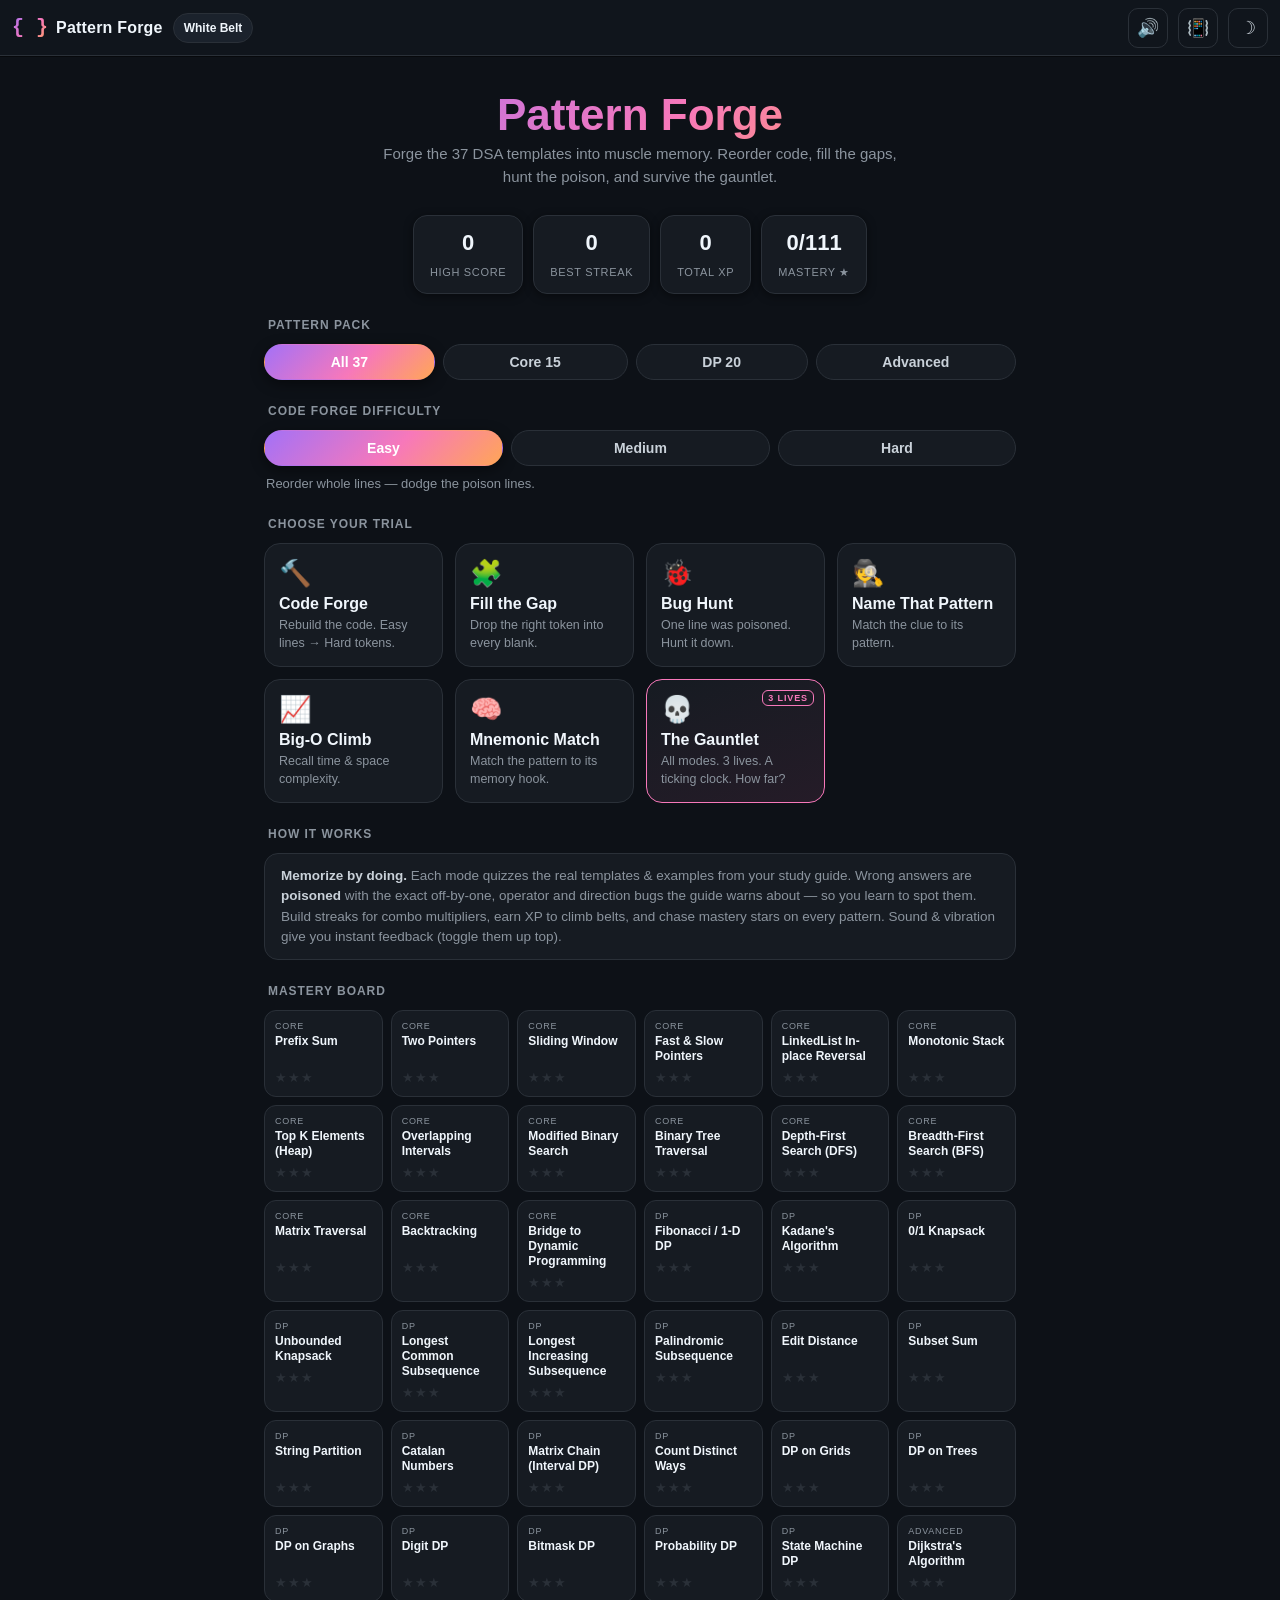
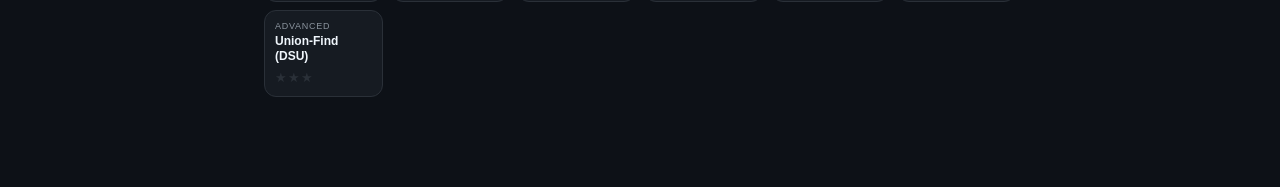
<file: docs/game/index.html>
<!DOCTYPE html>
<html lang="en" data-theme="dark">
<head>
<meta charset="utf-8">
<meta name="viewport" content="width=device-width, initial-scale=1, viewport-fit=cover">
<meta name="theme-color" content="#0d1117">
<title>Pattern Forge · DSA Mastery</title>
<link rel="stylesheet" href="assets/game.css">
</head>
<body>
<header class="pf-top">
  <a class="pf-brand" href="../index.html" title="Back to the study guide">
    <span class="pf-mark">{ }</span><span class="pf-brandtxt">Pattern Forge</span>
  </a>
  <div class="pf-rank" id="rankChip" title="Your belt — earn XP to rank up">White Belt</div>
  <div class="pf-spacer"></div>
  <button id="soundBtn" class="pf-icon" title="Sound on/off" aria-label="Toggle sound">&#128266;</button>
  <button id="hapticBtn" class="pf-icon" title="Vibration on/off" aria-label="Toggle vibration">&#128243;</button>
  <button id="themeBtn" class="pf-icon" title="Light / dark" aria-label="Toggle theme">&#9789;</button>
</header>

<main id="screens">
  <section id="home" class="screen"></section>
  <section id="game" class="screen hidden"></section>
  <section id="summary" class="screen hidden"></section>
</main>

<canvas id="fx" aria-hidden="true"></canvas>

<script src="assets/game-data.js"></script>
<script src="assets/game.js"></script>
</body>
</html>
</file>
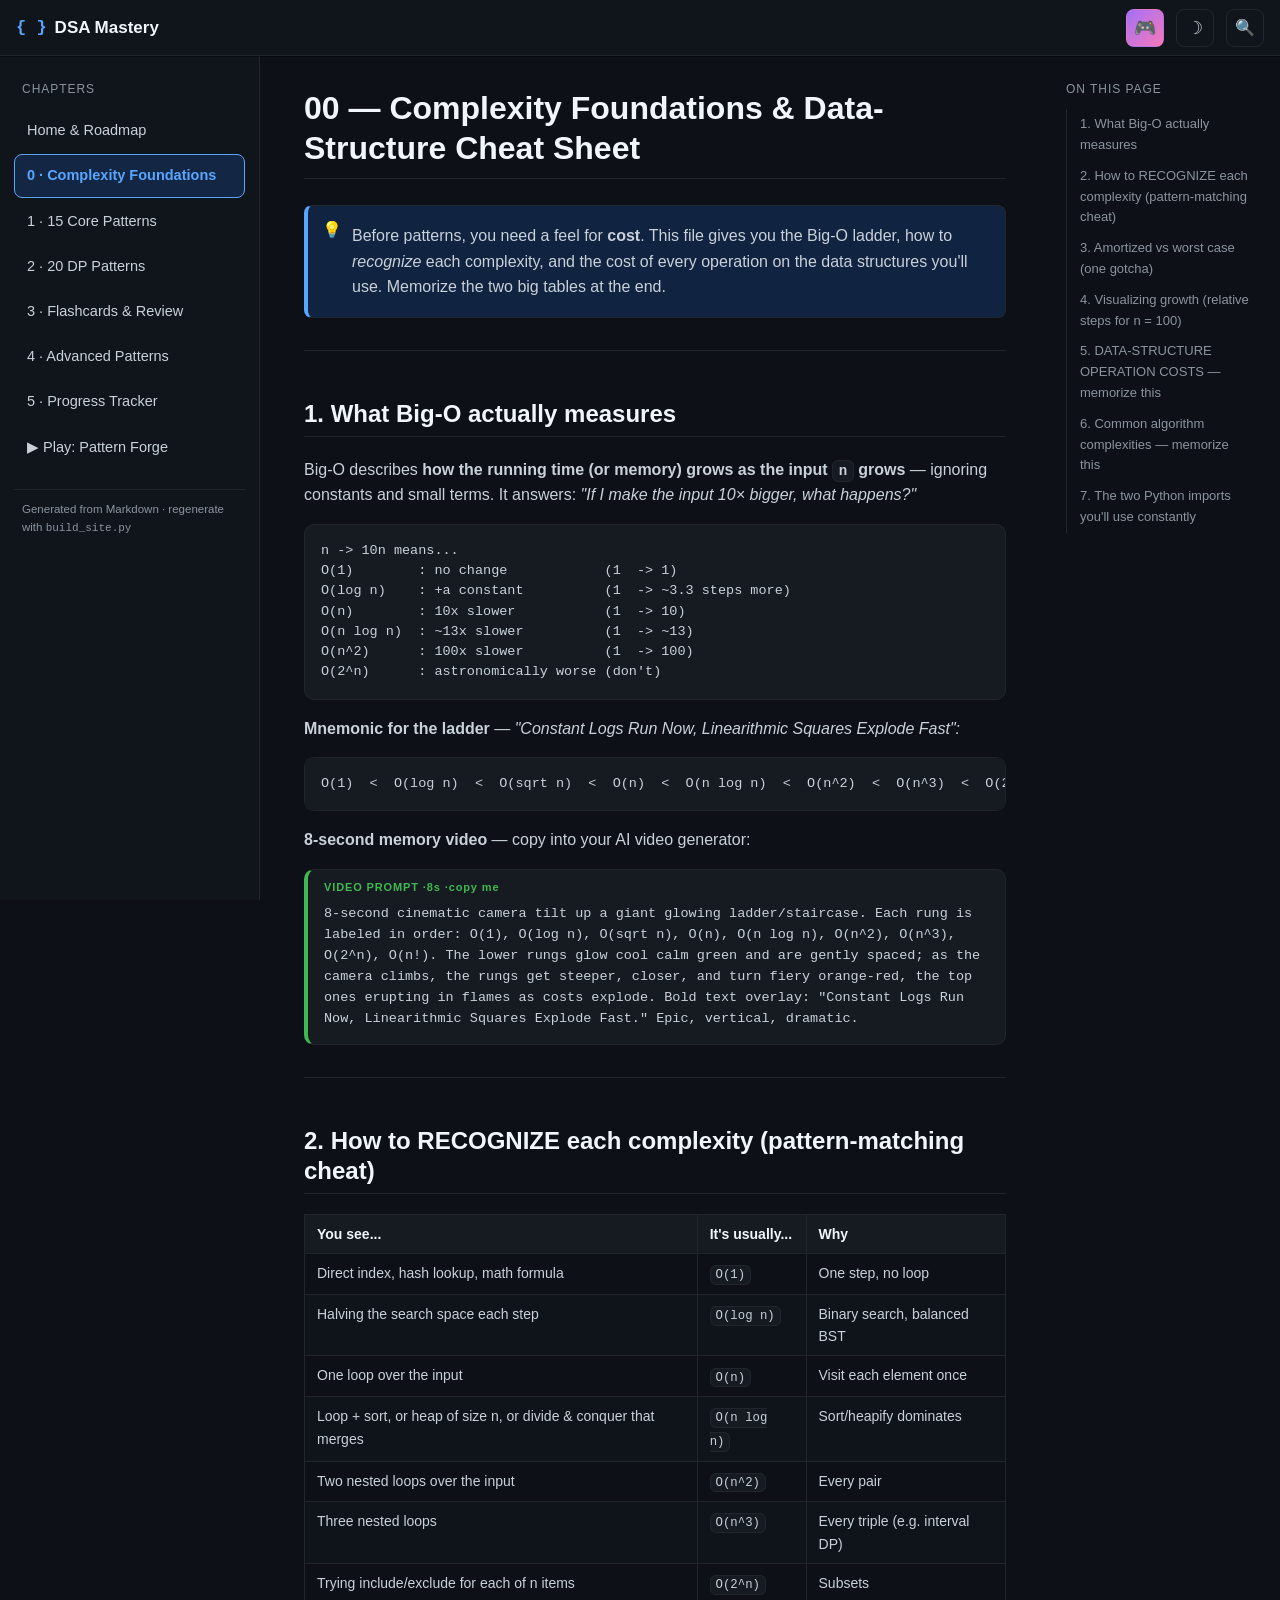
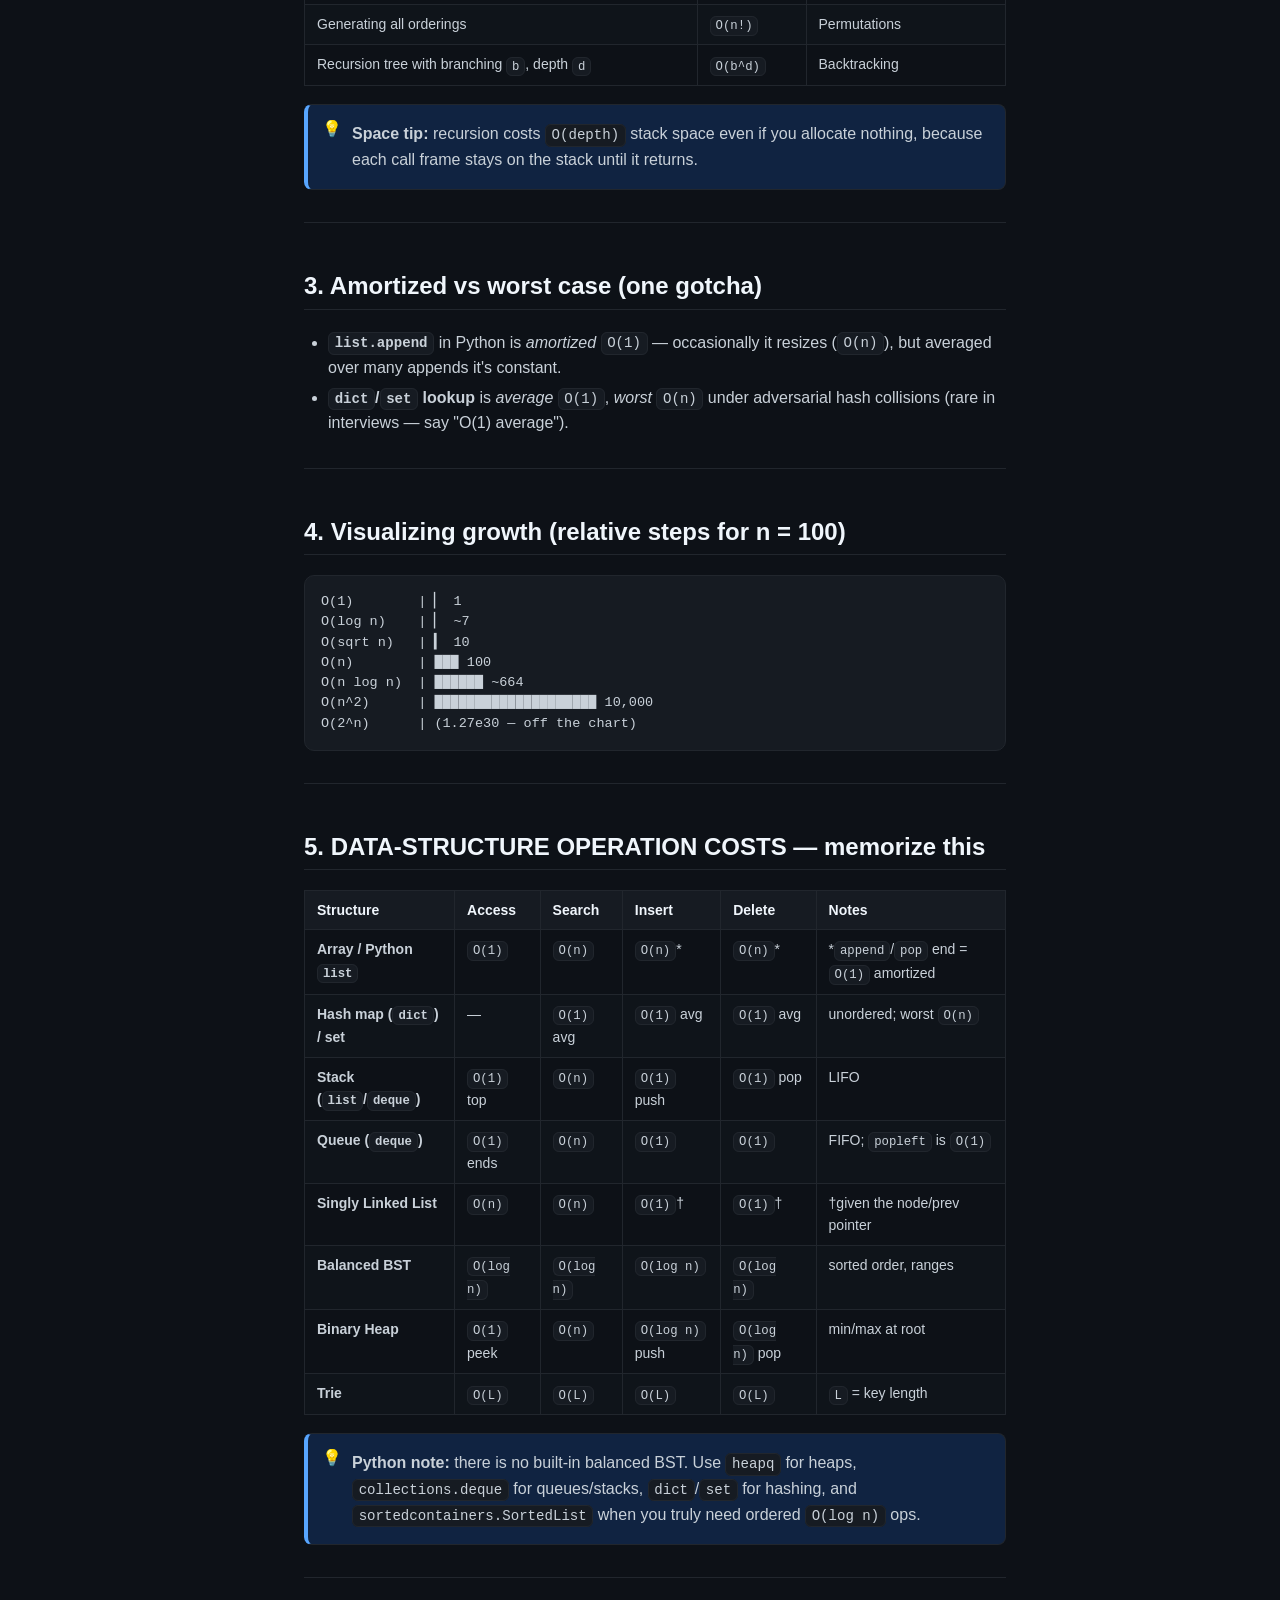
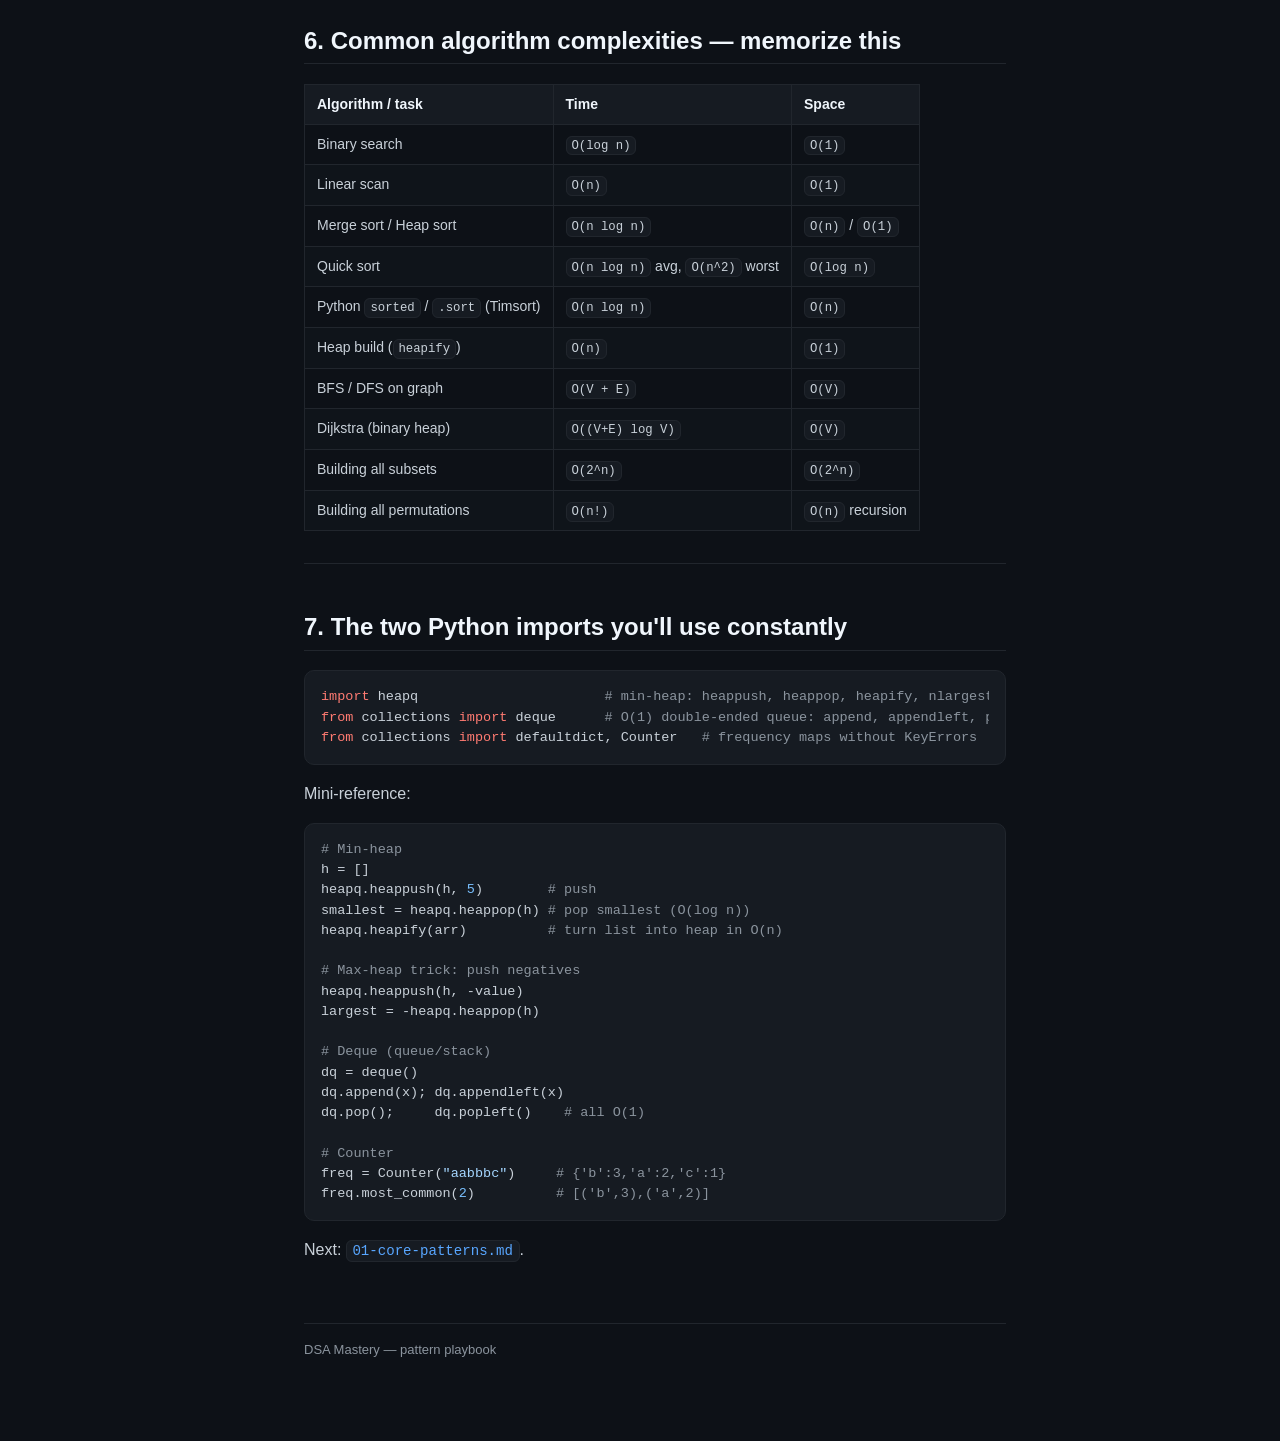
<file: docs/00-complexity-foundations.html>
<!DOCTYPE html>
<html lang="en" data-theme="dark">
<head>
<meta charset="utf-8">
<meta name="viewport" content="width=device-width, initial-scale=1">
<title>0 · Complexity Foundations · DSA Mastery</title>
<link rel="stylesheet" href="vendor/github-dark.min.css" id="hljs-dark">
<link rel="stylesheet" href="vendor/github.min.css" id="hljs-light" disabled>
<link rel="stylesheet" href="assets/app.css">
</head>
<body>
<header class="topbar">
  <button id="menuBtn" class="icon-btn" aria-label="Toggle navigation">&#9776;</button>
  <a class="brand" href="index.html"><span class="brand-mark">{ }</span> DSA Mastery</a>
  <div class="spacer"></div>
  <a id="gameBtn" class="icon-btn game-btn" href="game/index.html" aria-label="Play Pattern Forge" title="Pattern Forge — full game mode">&#127918;</a>
  <button id="themeBtn" class="icon-btn" aria-label="Toggle theme" title="Toggle light / dark">&#9789;</button>
  <button id="searchBtn" class="icon-btn search-toggle" aria-label="Search" title="Search patterns">&#128269;</button>
</header>

<div id="searchOverlay" class="search-overlay">
  <div class="search-bar">
    <input id="searchInput" type="search" placeholder="Search patterns, topics, keywords…" autocomplete="off">
    <button id="searchClose" class="icon-btn" aria-label="Close search">&#10005;</button>
  </div>
  <ul id="searchResults" class="search-results"></ul>
</div>

<div class="layout">
  <nav id="sidebar" class="sidebar">
    <div class="sidebar-section">Chapters</div>
    <ul id="navList" class="nav-list"></ul>
    <div class="sidebar-foot">Generated from Markdown · regenerate with <code>build_site.py</code></div>
  </nav>

  <main class="content">
    <article id="article" class="markdown-body"></article>
    <footer class="page-foot">
      <span>DSA Mastery — pattern playbook</span>
    </footer>
  </main>

  <aside id="toc" class="toc">
    <div class="toc-title">On this page</div>
    <ul id="tocList" class="toc-list"></ul>
  </aside>
</div>

<button id="topBtn" class="top-btn" title="Back to top">&#8593;</button>

<script type="text/markdown" id="md-content">[base64]</script>
<script>window.__NAV__ = [{"href":"index.html","title":"Home & Roadmap"},{"href":"00-complexity-foundations.html","title":"0 · Complexity Foundations"},{"href":"01-core-patterns.html","title":"1 · 15 Core Patterns"},{"href":"02-dynamic-programming.html","title":"2 · 20 DP Patterns"},{"href":"03-flashcards.html","title":"3 · Flashcards & Review"},{"href":"04-advanced-patterns.html","title":"4 · Advanced Patterns"},{"href":"05-progress-tracker.html","title":"5 · Progress Tracker"},{"href":"game/index.html","title":"\u25B6 Play: Pattern Forge"}];</script>
<script>window.__SEARCH_INDEX__ = [[{"text": "DSA Mastery — The Pattern Playbook", "snippet": "> A memorization-first study guide for the **15 core LeetCode patterns** and the", "id": "dsa-mastery--the-pattern-playbook", "page": "index.html", "pageTitle": "Home & Roadmap"}, {"text": "Read it as a website (recommended)", "snippet": "Open [`site/index.html`](./site/index.html) in your browser for a styled, navigable", "id": "read-it-as-a-website-recommended", "page": "index.html", "pageTitle": "Home & Roadmap"}, {"text": "▶ Play it: **Pattern Forge** (memorize by doing)", "snippet": "Open [`site/game/index.html`](./site/game/index.html) — or click the 🎮 button / the", "id": "-play-it-pattern-forge-memorize-by-doing", "page": "index.html", "pageTitle": "Home & Roadmap"}, {"text": "How to use this folder", "snippet": "", "id": "how-to-use-this-folder", "page": "index.html", "pageTitle": "Home & Roadmap"}, {"text": "The Big Picture — one mental map", "snippet": "Almost every problem reduces to: **\"what shape is my data, and what am I looking for?\"**", "id": "the-big-picture--one-mental-map", "page": "index.html", "pageTitle": "Home & Roadmap"}, {"text": "Master Mnemonic — \"**PT-SF-LM-TO-MB-BD-BM-B**\"", "snippet": "A single sentence to recall all 15 core patterns in order. Read the bold letters:", "id": "master-mnemonic--pt-sf-lm-to-mb-bd-bm-b", "page": "index.html", "pageTitle": "Home & Roadmap"}, {"text": "Complexity at a glance (memorize this ladder)", "snippet": "From fastest to slowest — chant it: **\"one, log, root-n, n, n-log-n, n-squared, two-to-the-n, n-factorial.\"**", "id": "complexity-at-a-glance-memorize-this-ladder", "page": "index.html", "pageTitle": "Home & Roadmap"}, {"text": "Pattern → Complexity quick reference", "snippet": "", "id": "pattern--complexity-quick-reference", "page": "index.html", "pageTitle": "Home & Roadmap"}, {"text": "Core patterns", "snippet": "", "id": "core-patterns", "page": "index.html", "pageTitle": "Home & Roadmap"}, {"text": "DP patterns", "snippet": "", "id": "dp-patterns", "page": "index.html", "pageTitle": "Home & Roadmap"}, {"text": "A 4-week study plan", "snippet": "- **Week 1 — Arrays/Strings/Lists:** Patterns 1–9. Two problems each.", "id": "a-4-week-study-plan", "page": "index.html", "pageTitle": "Home & Roadmap"}, {"text": "00 — Complexity Foundations & Data-Structure Cheat Sheet", "snippet": "> Before patterns, you need a feel for **cost**. This file gives you the Big-O", "id": "00--complexity-foundations--data-structure-cheat-sheet", "page": "00-complexity-foundations.html", "pageTitle": "0 · Complexity Foundations"}, {"text": "1. What Big-O actually measures", "snippet": "Big-O describes **how the running time (or memory) grows as the input `n` grows** —", "id": "1-what-big-o-actually-measures", "page": "00-complexity-foundations.html", "pageTitle": "0 · Complexity Foundations"}, {"text": "2. How to RECOGNIZE each complexity (pattern-matching cheat)", "snippet": "", "id": "2-how-to-recognize-each-complexity-pattern-matching-cheat", "page": "00-complexity-foundations.html", "pageTitle": "0 · Complexity Foundations"}, {"text": "3. Amortized vs worst case (one gotcha)", "snippet": "- **`list.append`** in Python is *amortized* `O(1)` — occasionally it resizes", "id": "3-amortized-vs-worst-case-one-gotcha", "page": "00-complexity-foundations.html", "pageTitle": "0 · Complexity Foundations"}, {"text": "4. Visualizing growth (relative steps for n = 100)", "snippet": "O(1)        | ▏ 1", "id": "4-visualizing-growth-relative-steps-for-n--100", "page": "00-complexity-foundations.html", "pageTitle": "0 · Complexity Foundations"}, {"text": "5. DATA-STRUCTURE OPERATION COSTS — memorize this", "snippet": "", "id": "5-data-structure-operation-costs--memorize-this", "page": "00-complexity-foundations.html", "pageTitle": "0 · Complexity Foundations"}, {"text": "6. Common algorithm complexities — memorize this", "snippet": "", "id": "6-common-algorithm-complexities--memorize-this", "page": "00-complexity-foundations.html", "pageTitle": "0 · Complexity Foundations"}, {"text": "7. The two Python imports you'll use constantly", "snippet": "import heapq                       # min-heap: heappush, heappop, heapify, nlargest, nsmallest", "id": "7-the-two-python-imports-youll-use-constantly", "page": "00-complexity-foundations.html", "pageTitle": "0 · Complexity Foundations"}, {"text": "Min-heap", "snippet": "h = []", "id": "min-heap", "page": "00-complexity-foundations.html", "pageTitle": "0 · Complexity Foundations"}, {"text": "Max-heap trick: push negatives", "snippet": "heapq.heappush(h, -value)", "id": "max-heap-trick-push-negatives", "page": "00-complexity-foundations.html", "pageTitle": "0 · Complexity Foundations"}, {"text": "Deque (queue/stack)", "snippet": "dq = deque()", "id": "deque-queuestack", "page": "00-complexity-foundations.html", "pageTitle": "0 · Complexity Foundations"}, {"text": "Counter", "snippet": "freq = Counter(\"aabbbc\")     # {'b':3,'a':2,'c':1}", "id": "counter", "page": "00-complexity-foundations.html", "pageTitle": "0 · Complexity Foundations"}, {"text": "01 — The 15 Core Patterns", "snippet": "Ordered for learning: **arrays/strings → linked lists → stacks/heaps/intervals →", "id": "01--the-15-core-patterns", "page": "01-core-patterns.html", "pageTitle": "1 · 15 Core Patterns"}, {"text": "1. Prefix Sum", "snippet": "> **Mnemonic:** *\"Pre-cook the sums, serve ranges instantly.\"*", "id": "1-prefix-sum", "page": "01-core-patterns.html", "pageTitle": "1 · 15 Core Patterns"}, {"text": "Picture", "snippet": "Turn the array into running totals. A range sum becomes one subtraction.", "id": "picture", "page": "01-core-patterns.html", "pageTitle": "1 · 15 Core Patterns"}, {"text": "When to use", "snippet": "- Many **range-sum queries** on a static array.", "id": "when-to-use", "page": "01-core-patterns.html", "pageTitle": "1 · 15 Core Patterns"}, {"text": "Template", "snippet": "def build_prefix(nums):", "id": "template", "page": "01-core-patterns.html", "pageTitle": "1 · 15 Core Patterns"}, {"text": "Worked example — Subarray Sum Equals K (LeetCode 560)", "snippet": "Count subarrays whose sum equals `k`. The trick: a running sum + a hash map of", "id": "worked-example--subarray-sum-equals-k-leetcode-560", "page": "01-core-patterns.html", "pageTitle": "1 · 15 Core Patterns"}, {"text": "subarray_sum([1, 1, 1], 2) -> 2", "snippet": "- Build: **`O(n)` time**, query: **`O(1)`**. Hash-map version: **`O(n)` time, `O(n)` space.**", "id": "subarray_sum1-1-1-2---2", "page": "01-core-patterns.html", "pageTitle": "1 · 15 Core Patterns"}, {"text": "Complexity", "snippet": "- Build: **`O(n)` time**, query: **`O(1)`**. Hash-map version: **`O(n)` time, `O(n)` space.**", "id": "complexity", "page": "01-core-patterns.html", "pageTitle": "1 · 15 Core Patterns"}, {"text": "⚠️ Watch out", "snippet": "- **Empty array:** handle `len(nums) == 0` before building the prefix.", "id": "-watch-out", "page": "01-core-patterns.html", "pageTitle": "1 · 15 Core Patterns"}, {"text": "Practice", "snippet": "- Range Sum Query – Immutable (303), Contiguous Array (525), Subarray Sum Equals K (560).", "id": "practice", "page": "01-core-patterns.html", "pageTitle": "1 · 15 Core Patterns"}, {"text": "2. Two Pointers", "snippet": "> **Mnemonic:** *\"Squeeze from both ends.\"*", "id": "2-two-pointers", "page": "01-core-patterns.html", "pageTitle": "1 · 15 Core Patterns"}, {"text": "Picture", "snippet": "On a **sorted** array, walk `left` up and `right` down based on the comparison.", "id": "picture-1", "page": "01-core-patterns.html", "pageTitle": "1 · 15 Core Patterns"}, {"text": "When to use", "snippet": "- **Sorted** input, find a pair/triplet meeting a condition.", "id": "when-to-use-1", "page": "01-core-patterns.html", "pageTitle": "1 · 15 Core Patterns"}, {"text": "Template", "snippet": "def two_sum_sorted(nums, target):", "id": "template-1", "page": "01-core-patterns.html", "pageTitle": "1 · 15 Core Patterns"}, {"text": "Worked example — 3Sum (LeetCode 15)", "snippet": "Fix one number, two-pointer the rest. Sorting enables both the scan and dedup.", "id": "worked-example--3sum-leetcode-15", "page": "01-core-patterns.html", "pageTitle": "1 · 15 Core Patterns"}, {"text": "three_sum([-1, 0, 1, 2, -1, -4]) -> [[-1, -1, 2], [-1, 0, 1]]", "snippet": "- Pair scan: **`O(n)`** time, **`O(1)`** space (plus `O(n log n)` if you must sort).", "id": "three_sum-1-0-1-2--1--4----1--1-2--1-0-1", "page": "01-core-patterns.html", "pageTitle": "1 · 15 Core Patterns"}, {"text": "Complexity", "snippet": "- Pair scan: **`O(n)`** time, **`O(1)`** space (plus `O(n log n)` if you must sort).", "id": "complexity-1", "page": "01-core-patterns.html", "pageTitle": "1 · 15 Core Patterns"}, {"text": "⚠️ Watch out", "snippet": "- **Input must be sorted** (or you sort first) — two pointers on unsorted data gives wrong answers.", "id": "-watch-out-1", "page": "01-core-patterns.html", "pageTitle": "1 · 15 Core Patterns"}, {"text": "Practice", "snippet": "- Two Sum II (167), 3Sum (15), Container With Most Water (11).", "id": "practice-1", "page": "01-core-patterns.html", "pageTitle": "1 · 15 Core Patterns"}, {"text": "3. Sliding Window", "snippet": "> **Mnemonic:** *\"Grow right, shrink left, keep the best.\"*", "id": "3-sliding-window", "page": "01-core-patterns.html", "pageTitle": "1 · 15 Core Patterns"}, {"text": "Picture", "snippet": "A window `[left, right]` slides across; expand to include, contract to stay valid.", "id": "picture-2", "page": "01-core-patterns.html", "pageTitle": "1 · 15 Core Patterns"}, {"text": "When to use", "snippet": "- **Contiguous** subarray/substring asking for max/min/longest/shortest.", "id": "when-to-use-2", "page": "01-core-patterns.html", "pageTitle": "1 · 15 Core Patterns"}, {"text": "Template — fixed size", "snippet": "def max_sum_subarray(nums, k):", "id": "template--fixed-size", "page": "01-core-patterns.html", "pageTitle": "1 · 15 Core Patterns"}, {"text": "Template — variable size", "snippet": "def longest_unique_substring(s):         # LeetCode 3", "id": "template--variable-size", "page": "01-core-patterns.html", "pageTitle": "1 · 15 Core Patterns"}, {"text": "longest_unique_substring(\"abcabcbb\") -> 3  (\"abc\")", "snippet": "- **`O(n)`** time (each element enters and leaves once), **`O(1)`–`O(k)`** space.", "id": "longest_unique_substringabcabcbb---3--abc", "page": "01-core-patterns.html", "pageTitle": "1 · 15 Core Patterns"}, {"text": "Complexity", "snippet": "- **`O(n)`** time (each element enters and leaves once), **`O(1)`–`O(k)`** space.", "id": "complexity-2", "page": "01-core-patterns.html", "pageTitle": "1 · 15 Core Patterns"}, {"text": "⚠️ Watch out", "snippet": "- **Window size > array length:** for fixed-size windows, check `k <= len(nums)` first.", "id": "-watch-out-2", "page": "01-core-patterns.html", "pageTitle": "1 · 15 Core Patterns"}, {"text": "Practice", "snippet": "- Maximum Average Subarray I (643), Longest Substring Without Repeating (3), Minimum Window Substring (76).", "id": "practice-2", "page": "01-core-patterns.html", "pageTitle": "1 · 15 Core Patterns"}, {"text": "4. Fast & Slow Pointers", "snippet": "> **Mnemonic:** *\"Tortoise and Hare — the hare laps the loop.\"*", "id": "4-fast--slow-pointers", "page": "01-core-patterns.html", "pageTitle": "1 · 15 Core Patterns"}, {"text": "Picture", "snippet": "`slow` moves 1 step, `fast` moves 2. In a cycle, `fast` eventually meets `slow`.", "id": "picture-3", "page": "01-core-patterns.html", "pageTitle": "1 · 15 Core Patterns"}, {"text": "When to use", "snippet": "- Detect a **cycle** in a linked list / functional graph.", "id": "when-to-use-3", "page": "01-core-patterns.html", "pageTitle": "1 · 15 Core Patterns"}, {"text": "Template", "snippet": "class ListNode:", "id": "template-2", "page": "01-core-patterns.html", "pageTitle": "1 · 15 Core Patterns"}, {"text": "Worked example — Find the Duplicate Number (LeetCode 287)", "snippet": "Treat the array as a linked list where `i -> nums[i]`. The duplicate is the cycle entry.", "id": "worked-example--find-the-duplicate-number-leetcode-287", "page": "01-core-patterns.html", "pageTitle": "1 · 15 Core Patterns"}, {"text": "find_duplicate([1, 3, 4, 2, 2]) -> 2", "snippet": "- **`O(n)`** time, **`O(1)`** space.", "id": "find_duplicate1-3-4-2-2---2", "page": "01-core-patterns.html", "pageTitle": "1 · 15 Core Patterns"}, {"text": "Complexity", "snippet": "- **`O(n)`** time, **`O(1)`** space.", "id": "complexity-3", "page": "01-core-patterns.html", "pageTitle": "1 · 15 Core Patterns"}, {"text": "⚠️ Watch out", "snippet": "- **Empty list / single node:** `while fast and fast.next` handles this — if you forget `fast.next`, you'll crash on sin", "id": "-watch-out-3", "page": "01-core-patterns.html", "pageTitle": "1 · 15 Core Patterns"}, {"text": "Practice", "snippet": "- Linked List Cycle (141), Happy Number (202), Find the Duplicate Number (287).", "id": "practice-3", "page": "01-core-patterns.html", "pageTitle": "1 · 15 Core Patterns"}, {"text": "5. LinkedList In-place Reversal", "snippet": "> **Mnemonic:** *\"Three hands: prev, curr, next — flip and march.\"*", "id": "5-linkedlist-in-place-reversal", "page": "01-core-patterns.html", "pageTitle": "1 · 15 Core Patterns"}, {"text": "Picture", "snippet": "Reverse pointers one node at a time without extra memory.", "id": "picture-4", "page": "01-core-patterns.html", "pageTitle": "1 · 15 Core Patterns"}, {"text": "When to use", "snippet": "- Reverse a whole list or a **sublist**; reverse in **groups of k**.", "id": "when-to-use-4", "page": "01-core-patterns.html", "pageTitle": "1 · 15 Core Patterns"}, {"text": "Template — full reversal", "snippet": "def reverse_list(head):", "id": "template--full-reversal", "page": "01-core-patterns.html", "pageTitle": "1 · 15 Core Patterns"}, {"text": "Worked example — Reverse Linked List II (LeetCode 92)", "snippet": "Reverse only positions `m..n` using a dummy head to simplify edge cases.", "id": "worked-example--reverse-linked-list-ii-leetcode-92", "page": "01-core-patterns.html", "pageTitle": "1 · 15 Core Patterns"}, {"text": "Complexity", "snippet": "- **`O(n)`** time, **`O(1)`** space.", "id": "complexity-4", "page": "01-core-patterns.html", "pageTitle": "1 · 15 Core Patterns"}, {"text": "⚠️ Watch out", "snippet": "- **Single node:** `curr.next` is `None`, so the loop body never executes — returns correctly, but verify.", "id": "-watch-out-4", "page": "01-core-patterns.html", "pageTitle": "1 · 15 Core Patterns"}, {"text": "Practice", "snippet": "- Reverse Linked List (206), Reverse Linked List II (92), Swap Nodes in Pairs (24).", "id": "practice-4", "page": "01-core-patterns.html", "pageTitle": "1 · 15 Core Patterns"}, {"text": "6. Monotonic Stack", "snippet": "> **Mnemonic:** *\"Keep the stack tidy; pop the losers when a bigger one arrives.\"*", "id": "6-monotonic-stack", "page": "01-core-patterns.html", "pageTitle": "1 · 15 Core Patterns"}, {"text": "Picture", "snippet": "A stack kept increasing/decreasing. New element pops everything it beats —", "id": "picture-5", "page": "01-core-patterns.html", "pageTitle": "1 · 15 Core Patterns"}, {"text": "When to use", "snippet": "- **Next greater / next smaller** element; spans; largest rectangle; daily temperatures.", "id": "when-to-use-5", "page": "01-core-patterns.html", "pageTitle": "1 · 15 Core Patterns"}, {"text": "Template", "snippet": "def next_greater(nums):", "id": "template-3", "page": "01-core-patterns.html", "pageTitle": "1 · 15 Core Patterns"}, {"text": "next_greater([2, 1, 2, 4, 3]) -> [4, 2, 4, -1, -1]", "snippet": "How many days until a warmer temperature? Store indices, pop when warmer.", "id": "next_greater2-1-2-4-3---4-2-4--1--1", "page": "01-core-patterns.html", "pageTitle": "1 · 15 Core Patterns"}, {"text": "Worked example — Daily Temperatures (LeetCode 739)", "snippet": "How many days until a warmer temperature? Store indices, pop when warmer.", "id": "worked-example--daily-temperatures-leetcode-739", "page": "01-core-patterns.html", "pageTitle": "1 · 15 Core Patterns"}, {"text": "daily_temperatures([73,74,75,71,69,72,76,73]) -> [1,1,4,2,1,1,0,0]", "snippet": "- **`O(n)`** time (each index pushed/popped once), **`O(n)`** space.", "id": "daily_temperatures7374757169727673---11421100", "page": "01-core-patterns.html", "pageTitle": "1 · 15 Core Patterns"}, {"text": "Complexity", "snippet": "- **`O(n)`** time (each index pushed/popped once), **`O(n)`** space.", "id": "complexity-5", "page": "01-core-patterns.html", "pageTitle": "1 · 15 Core Patterns"}, {"text": "⚠️ Watch out", "snippet": "- **All ascending or all descending:** the stack might never pop (ascending) or pop everything immediately (descending) ", "id": "-watch-out-5", "page": "01-core-patterns.html", "pageTitle": "1 · 15 Core Patterns"}, {"text": "Practice", "snippet": "- Next Greater Element I (496), Daily Temperatures (739), Largest Rectangle in Histogram (84).", "id": "practice-5", "page": "01-core-patterns.html", "pageTitle": "1 · 15 Core Patterns"}, {"text": "7. Top 'K' Elements (Heap)", "snippet": "> **Mnemonic:** *\"Keep a heap of size K; kick out the weakest.\"*", "id": "7-top-k-elements-heap", "page": "01-core-patterns.html", "pageTitle": "1 · 15 Core Patterns"}, {"text": "Picture", "snippet": "For the **K largest**, keep a **min-heap of size K**. The root is the weakest of", "id": "picture-6", "page": "01-core-patterns.html", "pageTitle": "1 · 15 Core Patterns"}, {"text": "When to use", "snippet": "- \"K largest / smallest / most frequent / closest.\" Streaming top-K.", "id": "when-to-use-6", "page": "01-core-patterns.html", "pageTitle": "1 · 15 Core Patterns"}, {"text": "Template", "snippet": "import heapq", "id": "template-4", "page": "01-core-patterns.html", "pageTitle": "1 · 15 Core Patterns"}, {"text": "kth_largest([3, 2, 1, 5, 6, 4], 2) -> 5", "snippet": "from collections import Counter", "id": "kth_largest3-2-1-5-6-4-2---5", "page": "01-core-patterns.html", "pageTitle": "1 · 15 Core Patterns"}, {"text": "Worked example — Top K Frequent Elements (LeetCode 347)", "snippet": "from collections import Counter", "id": "worked-example--top-k-frequent-elements-leetcode-347", "page": "01-core-patterns.html", "pageTitle": "1 · 15 Core Patterns"}, {"text": "top_k_frequent([1,1,1,2,2,3], 2) -> [1, 2]", "snippet": "- **`O(n log k)`** time, **`O(k)`** space. (Full sort would be `O(n log n)`.)", "id": "top_k_frequent111223-2---1-2", "page": "01-core-patterns.html", "pageTitle": "1 · 15 Core Patterns"}, {"text": "Complexity", "snippet": "- **`O(n log k)`** time, **`O(k)`** space. (Full sort would be `O(n log n)`.)", "id": "complexity-6", "page": "01-core-patterns.html", "pageTitle": "1 · 15 Core Patterns"}, {"text": "⚠️ Watch out", "snippet": "- **k = 0:** return empty — don't push anything.", "id": "-watch-out-6", "page": "01-core-patterns.html", "pageTitle": "1 · 15 Core Patterns"}, {"text": "Practice", "snippet": "- Kth Largest Element (215), Top K Frequent Elements (347), Find K Pairs with Smallest Sums (373).", "id": "practice-6", "page": "01-core-patterns.html", "pageTitle": "1 · 15 Core Patterns"}, {"text": "8. Overlapping Intervals", "snippet": "> **Mnemonic:** *\"Sort by start, then stitch the overlaps.\"*", "id": "8-overlapping-intervals", "page": "01-core-patterns.html", "pageTitle": "1 · 15 Core Patterns"}, {"text": "Picture", "snippet": "Two intervals `[a,b]` and `[c,d]` (sorted by start) overlap when `b >= c`.", "id": "picture-7", "page": "01-core-patterns.html", "pageTitle": "1 · 15 Core Patterns"}, {"text": "When to use", "snippet": "- **Merge**, insert, or count non-overlapping ranges; meeting rooms; calendars.", "id": "when-to-use-7", "page": "01-core-patterns.html", "pageTitle": "1 · 15 Core Patterns"}, {"text": "Template", "snippet": "def merge_intervals(intervals):", "id": "template-5", "page": "01-core-patterns.html", "pageTitle": "1 · 15 Core Patterns"}, {"text": "merge_intervals([[1,3],[2,6],[8,10],[15,18]]) -> [[1,6],[8,10],[15,18]]", "snippet": "Minimum removals to make intervals non-overlapping → greedily keep earliest finishers.", "id": "merge_intervals13268101518---168101518", "page": "01-core-patterns.html", "pageTitle": "1 · 15 Core Patterns"}, {"text": "Worked example — Non-overlapping Intervals (LeetCode 435)", "snippet": "Minimum removals to make intervals non-overlapping → greedily keep earliest finishers.", "id": "worked-example--non-overlapping-intervals-leetcode-435", "page": "01-core-patterns.html", "pageTitle": "1 · 15 Core Patterns"}, {"text": "erase_overlap_intervals([[1,2],[2,3],[3,4],[1,3]]) -> 1", "snippet": "- **`O(n log n)`** time (the sort dominates), **`O(n)`** space.", "id": "erase_overlap_intervals12233413---1", "page": "01-core-patterns.html", "pageTitle": "1 · 15 Core Patterns"}, {"text": "Complexity", "snippet": "- **`O(n log n)`** time (the sort dominates), **`O(n)`** space.", "id": "complexity-7", "page": "01-core-patterns.html", "pageTitle": "1 · 15 Core Patterns"}, {"text": "⚠️ Watch out", "snippet": "- **Single interval:** result is just that interval — make sure your loop still appends it.", "id": "-watch-out-7", "page": "01-core-patterns.html", "pageTitle": "1 · 15 Core Patterns"}, {"text": "Practice", "snippet": "- Merge Intervals (56), Insert Interval (57), Non-Overlapping Intervals (435).", "id": "practice-7", "page": "01-core-patterns.html", "pageTitle": "1 · 15 Core Patterns"}, {"text": "9. Modified Binary Search", "snippet": "> **Mnemonic:** *\"Halve and conquer — even when the array is twisted.\"*", "id": "9-modified-binary-search", "page": "01-core-patterns.html", "pageTitle": "1 · 15 Core Patterns"}, {"text": "Picture", "snippet": "Standard search halves the range. In a **rotated** array, one half is always sorted —", "id": "picture-8", "page": "01-core-patterns.html", "pageTitle": "1 · 15 Core Patterns"}, {"text": "When to use", "snippet": "- **Sorted / rotated** arrays; find target, boundary, first/last, or a peak.", "id": "when-to-use-8", "page": "01-core-patterns.html", "pageTitle": "1 · 15 Core Patterns"}, {"text": "Template — classic + boundary", "snippet": "def binary_search(nums, target):", "id": "template--classic--boundary", "page": "01-core-patterns.html", "pageTitle": "1 · 15 Core Patterns"}, {"text": "Worked example — Search in Rotated Sorted Array (LeetCode 33)", "snippet": "def search_rotated(nums, target):", "id": "worked-example--search-in-rotated-sorted-array-leetcode-33", "page": "01-core-patterns.html", "pageTitle": "1 · 15 Core Patterns"}, {"text": "search_rotated([4,5,6,7,0,1,2], 0) -> 4", "snippet": "- **`O(log n)`** time, **`O(1)`** space.", "id": "search_rotated4567012-0---4", "page": "01-core-patterns.html", "pageTitle": "1 · 15 Core Patterns"}, {"text": "Complexity", "snippet": "- **`O(log n)`** time, **`O(1)`** space.", "id": "complexity-8", "page": "01-core-patterns.html", "pageTitle": "1 · 15 Core Patterns"}, {"text": "⚠️ Watch out", "snippet": "- **Single element array:** `lo == hi == mid` — make sure you return it if it matches, not loop forever.", "id": "-watch-out-8", "page": "01-core-patterns.html", "pageTitle": "1 · 15 Core Patterns"}, {"text": "Practice", "snippet": "- Search in Rotated Sorted Array (33), Find Minimum in Rotated Sorted Array (153), Search a 2D Matrix II (240).", "id": "practice-8", "page": "01-core-patterns.html", "pageTitle": "1 · 15 Core Patterns"}, {"text": "10. Binary Tree Traversal", "snippet": "> **Mnemonic:** *\"PIP — **P**re (root first), **I**n (root middle), **P**ost (root last).\"*", "id": "10-binary-tree-traversal", "page": "01-core-patterns.html", "pageTitle": "1 · 15 Core Patterns"}, {"text": "Picture", "snippet": "Where you \"visit\" the root relative to its children defines the order.", "id": "picture-9", "page": "01-core-patterns.html", "pageTitle": "1 · 15 Core Patterns"}, {"text": "When to use", "snippet": "- **Inorder** → sorted order in a BST. **Preorder** → copy/serialize.", "id": "when-to-use-9", "page": "01-core-patterns.html", "pageTitle": "1 · 15 Core Patterns"}, {"text": "Template", "snippet": "class TreeNode:", "id": "template-6", "page": "01-core-patterns.html", "pageTitle": "1 · 15 Core Patterns"}, {"text": "Worked example — Kth Smallest in a BST (LeetCode 230)", "snippet": "Inorder yields ascending values; stop at the kth.", "id": "worked-example--kth-smallest-in-a-bst-leetcode-230", "page": "01-core-patterns.html", "pageTitle": "1 · 15 Core Patterns"}, {"text": "Complexity", "snippet": "- **`O(n)`** time, **`O(h)`** space (`h` = height; `O(n)` worst, `O(log n)` balanced).", "id": "complexity-9", "page": "01-core-patterns.html", "pageTitle": "1 · 15 Core Patterns"}, {"text": "⚠️ Watch out", "snippet": "- **Empty tree (`root is None`):** return `[]` or `0` immediately — don't recurse into `None`.", "id": "-watch-out-9", "page": "01-core-patterns.html", "pageTitle": "1 · 15 Core Patterns"}, {"text": "Practice", "snippet": "- Binary Tree Paths (257, pre), Kth Smallest in a BST (230, in), Binary Tree Maximum Path Sum (124, post).", "id": "practice-9", "page": "01-core-patterns.html", "pageTitle": "1 · 15 Core Patterns"}, {"text": "11. Depth-First Search (DFS)", "snippet": "> **Mnemonic:** *\"Go deep, hit a wall, back up, try the next door.\"*", "id": "11-depth-first-search-dfs", "page": "01-core-patterns.html", "pageTitle": "1 · 15 Core Patterns"}, {"text": "Picture", "snippet": "Explore one branch fully before the next. Recursion (or an explicit stack) does this.", "id": "picture-10", "page": "01-core-patterns.html", "pageTitle": "1 · 15 Core Patterns"}, {"text": "When to use", "snippet": "- Enumerate **paths**, detect cycles, topological sort, connected components,", "id": "when-to-use-10", "page": "01-core-patterns.html", "pageTitle": "1 · 15 Core Patterns"}, {"text": "Template — graph DFS with visited set", "snippet": "def dfs(graph, start):", "id": "template--graph-dfs-with-visited-set", "page": "01-core-patterns.html", "pageTitle": "1 · 15 Core Patterns"}, {"text": "Worked example — Course Schedule II / topological order (LeetCode 210)", "snippet": "Return an order to take courses given prerequisites, or `[]` if impossible (cycle).", "id": "worked-example--course-schedule-ii--topological-order-leetcode-210", "page": "01-core-patterns.html", "pageTitle": "1 · 15 Core Patterns"}, {"text": "find_order(2, [[1, 0]]) -> [0, 1]", "snippet": "- **`O(V + E)`** time, **`O(V)`** space (visited + recursion stack).", "id": "find_order2-1-0---0-1", "page": "01-core-patterns.html", "pageTitle": "1 · 15 Core Patterns"}, {"text": "Complexity", "snippet": "- **`O(V + E)`** time, **`O(V)`** space (visited + recursion stack).", "id": "complexity-10", "page": "01-core-patterns.html", "pageTitle": "1 · 15 Core Patterns"}, {"text": "⚠️ Watch out", "snippet": "- **Disconnected graph:** a single `dfs(start)` won't visit all nodes — loop over all nodes and start DFS from unvisited", "id": "-watch-out-10", "page": "01-core-patterns.html", "pageTitle": "1 · 15 Core Patterns"}, {"text": "Practice", "snippet": "- Clone Graph (133), Path Sum II (113), Course Schedule II (210).", "id": "practice-10", "page": "01-core-patterns.html", "pageTitle": "1 · 15 Core Patterns"}, {"text": "12. Breadth-First Search (BFS)", "snippet": "> **Mnemonic:** *\"Ripples in a pond — nearest first, level by level.\"*", "id": "12-breadth-first-search-bfs", "page": "01-core-patterns.html", "pageTitle": "1 · 15 Core Patterns"}, {"text": "Picture", "snippet": "A queue processes everything at distance `d` before distance `d+1` → first time you", "id": "picture-11", "page": "01-core-patterns.html", "pageTitle": "1 · 15 Core Patterns"}, {"text": "When to use", "snippet": "- **Shortest path in unweighted** graphs; level-order tree traversal; \"minimum steps\".", "id": "when-to-use-11", "page": "01-core-patterns.html", "pageTitle": "1 · 15 Core Patterns"}, {"text": "Template", "snippet": "from collections import deque", "id": "template-7", "page": "01-core-patterns.html", "pageTitle": "1 · 15 Core Patterns"}, {"text": "Worked example — Rotting Oranges (LeetCode 994)", "snippet": "Multi-source BFS: all rotten oranges spread simultaneously; count minutes.", "id": "worked-example--rotting-oranges-leetcode-994", "page": "01-core-patterns.html", "pageTitle": "1 · 15 Core Patterns"}, {"text": "oranges_rotting([[2,1,1],[1,1,0],[0,1,1]]) -> 4", "snippet": "- **`O(V + E)`** (grid: `O(m·n)`) time, **`O(V)`** space for the queue.", "id": "oranges_rotting211110011---4", "page": "01-core-patterns.html", "pageTitle": "1 · 15 Core Patterns"}, {"text": "Complexity", "snippet": "- **`O(V + E)`** (grid: `O(m·n)`) time, **`O(V)`** space for the queue.", "id": "complexity-11", "page": "01-core-patterns.html", "pageTitle": "1 · 15 Core Patterns"}, {"text": "⚠️ Watch out", "snippet": "- **Source = destination:** return `0` (zero steps), not `-1` — a common off-by-one.", "id": "-watch-out-11", "page": "01-core-patterns.html", "pageTitle": "1 · 15 Core Patterns"}, {"text": "Practice", "snippet": "- Binary Tree Level Order (102), Rotting Oranges (994), Word Ladder (127).", "id": "practice-11", "page": "01-core-patterns.html", "pageTitle": "1 · 15 Core Patterns"}, {"text": "13. Matrix Traversal", "snippet": "> **Mnemonic:** *\"A grid is just a graph — each cell has 4 neighbors.\"*", "id": "13-matrix-traversal", "page": "01-core-patterns.html", "pageTitle": "1 · 15 Core Patterns"}, {"text": "Picture", "snippet": "Flood fill / island counting = DFS or BFS where moves are up/down/left/right.", "id": "picture-12", "page": "01-core-patterns.html", "pageTitle": "1 · 15 Core Patterns"}, {"text": "When to use", "snippet": "- Islands, flood fill, regions, shortest path on a grid, surrounded regions.", "id": "when-to-use-12", "page": "01-core-patterns.html", "pageTitle": "1 · 15 Core Patterns"}, {"text": "Template — DFS flood fill", "snippet": "def flood_fill(image, sr, sc, new_color):", "id": "template--dfs-flood-fill", "page": "01-core-patterns.html", "pageTitle": "1 · 15 Core Patterns"}, {"text": "flood_fill([[1,1,1],[1,1,0],[1,0,1]], 1, 1, 2) -> [[2,2,2],[2,2,0],[2,0,1]]", "snippet": "def num_islands(grid):", "id": "flood_fill111110101-1-1-2---222220201", "page": "01-core-patterns.html", "pageTitle": "1 · 15 Core Patterns"}, {"text": "Worked example — Number of Islands (LeetCode 200)", "snippet": "def num_islands(grid):", "id": "worked-example--number-of-islands-leetcode-200", "page": "01-core-patterns.html", "pageTitle": "1 · 15 Core Patterns"}, {"text": "num_islands([[\"1\",\"1\",\"0\"],[\"1\",\"1\",\"0\"],[\"0\",\"0\",\"1\"]]) -> 2", "snippet": "- **`O(m·n)`** time, **`O(m·n)`** space (recursion / visited worst case).", "id": "num_islands110110001---2", "page": "01-core-patterns.html", "pageTitle": "1 · 15 Core Patterns"}, {"text": "Complexity", "snippet": "- **`O(m·n)`** time, **`O(m·n)`** space (recursion / visited worst case).", "id": "complexity-12", "page": "01-core-patterns.html", "pageTitle": "1 · 15 Core Patterns"}, {"text": "⚠️ Watch out", "snippet": "- **Empty grid (0 rows or 0 cols):** guard with `if not grid or not grid[0]: return 0`.", "id": "-watch-out-12", "page": "01-core-patterns.html", "pageTitle": "1 · 15 Core Patterns"}, {"text": "Practice", "snippet": "- Flood Fill (733), Number of Islands (200), Surrounded Regions (130).", "id": "practice-12", "page": "01-core-patterns.html", "pageTitle": "1 · 15 Core Patterns"}, {"text": "14. Backtracking", "snippet": "> **Mnemonic:** *\"Choose → Explore → Un-choose.\"*", "id": "14-backtracking", "page": "01-core-patterns.html", "pageTitle": "1 · 15 Core Patterns"}, {"text": "Picture", "snippet": "A decision tree. At each node you make a choice, recurse, then **undo** it to try the next.", "id": "picture-13", "page": "01-core-patterns.html", "pageTitle": "1 · 15 Core Patterns"}, {"text": "When to use", "snippet": "- Generate **all** permutations / combinations / subsets / partitions; constraint", "id": "when-to-use-13", "page": "01-core-patterns.html", "pageTitle": "1 · 15 Core Patterns"}, {"text": "Template", "snippet": "def backtrack(choices):", "id": "template-8", "page": "01-core-patterns.html", "pageTitle": "1 · 15 Core Patterns"}, {"text": "Worked example — Subsets (LeetCode 78)", "snippet": "Every element is either in or out; recurse on the index.", "id": "worked-example--subsets-leetcode-78", "page": "01-core-patterns.html", "pageTitle": "1 · 15 Core Patterns"}, {"text": "subsets([1, 2, 3]) -> [[],[1],[1,2],[1,2,3],[1,3],[2],[2,3],[3]]", "snippet": "- Permutations **`O(n·n!)`**, Subsets **`O(n·2^n)`**, general **`O(branch^depth)`**;", "id": "subsets1-2-3---112123132233", "page": "01-core-patterns.html", "pageTitle": "1 · 15 Core Patterns"}, {"text": "Complexity", "snippet": "- Permutations **`O(n·n!)`**, Subsets **`O(n·2^n)`**, general **`O(branch^depth)`**;", "id": "complexity-13", "page": "01-core-patterns.html", "pageTitle": "1 · 15 Core Patterns"}, {"text": "⚠️ Watch out", "snippet": "- **Empty input:** `backtrack([])` should return `[[]]` (one empty subset) or `[]` (no permutations) — know the differen", "id": "-watch-out-13", "page": "01-core-patterns.html", "pageTitle": "1 · 15 Core Patterns"}, {"text": "Practice", "snippet": "- Permutations (46), Subsets (78), N-Queens (51).", "id": "practice-13", "page": "01-core-patterns.html", "pageTitle": "1 · 15 Core Patterns"}, {"text": "15. Bridge to Dynamic Programming", "snippet": "> **Mnemonic:** *\"Backtracking that remembers = DP.\"*", "id": "15-bridge-to-dynamic-programming", "page": "01-core-patterns.html", "pageTitle": "1 · 15 Core Patterns"}, {"text": "⚠️ Watch out", "snippet": "- **Forgetting base cases:** every DP solution needs at least one base case — `dp[0]`, `dp[0][0]`, etc.", "id": "-watch-out-14", "page": "01-core-patterns.html", "pageTitle": "1 · 15 Core Patterns"}, {"text": "02 — The 20 Dynamic Programming Patterns", "snippet": "> DP = **recursion + memory**. For every pattern below, anchor on the two questions:", "id": "02--the-20-dynamic-programming-patterns", "page": "02-dynamic-programming.html", "pageTitle": "2 · 20 DP Patterns"}, {"text": "1. Fibonacci Sequence", "snippet": "> **Mnemonic:** *\"Today = yesterday + the day before.\"*  · **State:** `dp[i]` · **Recurrence:** `dp[i] = dp[i-1] + dp[i-", "id": "1-fibonacci-sequence", "page": "02-dynamic-programming.html", "pageTitle": "2 · 20 DP Patterns"}, {"text": "Picture", "snippet": "stairs, 1 or 2 steps at a time:", "id": "picture", "page": "02-dynamic-programming.html", "pageTitle": "2 · 20 DP Patterns"}, {"text": "Code — Climbing Stairs (LeetCode 70), O(1) space", "snippet": "def climb_stairs(n):", "id": "code--climbing-stairs-leetcode-70-o1-space", "page": "02-dynamic-programming.html", "pageTitle": "2 · 20 DP Patterns"}, {"text": "climb_stairs(5) -> 8", "snippet": "**`O(n)`** time, **`O(1)`** space.", "id": "climb_stairs5---8", "page": "02-dynamic-programming.html", "pageTitle": "2 · 20 DP Patterns"}, {"text": "Complexity", "snippet": "**`O(n)`** time, **`O(1)`** space.", "id": "complexity", "page": "02-dynamic-programming.html", "pageTitle": "2 · 20 DP Patterns"}, {"text": "⚠️ Watch out", "snippet": "- **`n = 0`:** return `1` (there's 1 way to stand on the ground) or `0` depending on the problem — read carefully.", "id": "-watch-out", "page": "02-dynamic-programming.html", "pageTitle": "2 · 20 DP Patterns"}, {"text": "Practice", "snippet": "Climbing Stairs (70), Fibonacci Number (509), Min Cost Climbing Stairs (746).", "id": "practice", "page": "02-dynamic-programming.html", "pageTitle": "2 · 20 DP Patterns"}, {"text": "2. Kadane's Algorithm", "snippet": "> **Mnemonic:** *\"Carry the streak only if it helps.\"*  · **State:** best subarray ending at `i` · **Recurrence:** `cur ", "id": "2-kadanes-algorithm", "page": "02-dynamic-programming.html", "pageTitle": "2 · 20 DP Patterns"}, {"text": "Picture", "snippet": "nums = [-2, 1, -3, 4, -1, 2, 1, -5, 4]", "id": "picture-1", "page": "02-dynamic-programming.html", "pageTitle": "2 · 20 DP Patterns"}, {"text": "Code — Maximum Subarray (LeetCode 53)", "snippet": "def max_subarray(nums):", "id": "code--maximum-subarray-leetcode-53", "page": "02-dynamic-programming.html", "pageTitle": "2 · 20 DP Patterns"}, {"text": "max_subarray([-2,1,-3,4,-1,2,1,-5,4]) -> 6", "snippet": "**`O(n)`** time, **`O(1)`** space.", "id": "max_subarray-21-34-121-54---6", "page": "02-dynamic-programming.html", "pageTitle": "2 · 20 DP Patterns"}, {"text": "Complexity", "snippet": "**`O(n)`** time, **`O(1)`** space.", "id": "complexity-1", "page": "02-dynamic-programming.html", "pageTitle": "2 · 20 DP Patterns"}, {"text": "⚠️ Watch out", "snippet": "- **All-negative array:** Kadane still works (`cur = max(x, cur + x)` picks the least-negative) — but if you initialize ", "id": "-watch-out-1", "page": "02-dynamic-programming.html", "pageTitle": "2 · 20 DP Patterns"}, {"text": "Practice", "snippet": "Maximum Subarray (53), Maximum Sum Circular Subarray (918), Maximum Product Subarray (152).", "id": "practice-1", "page": "02-dynamic-programming.html", "pageTitle": "2 · 20 DP Patterns"}, {"text": "3. 0/1 Knapsack", "snippet": "> **Mnemonic:** *\"Take it or leave it — each item once.\"*  · **State:** `dp[w]` best value at capacity `w` · **Recurrenc", "id": "3-01-knapsack", "page": "02-dynamic-programming.html", "pageTitle": "2 · 20 DP Patterns"}, {"text": "Picture", "snippet": "items (wt,val): (1,1) (3,4) (4,5) (5,7)   capacity W=7", "id": "picture-2", "page": "02-dynamic-programming.html", "pageTitle": "2 · 20 DP Patterns"}, {"text": "Code — 1-D rolling array", "snippet": "def knapsack_01(weights, values, W):", "id": "code--1-d-rolling-array", "page": "02-dynamic-programming.html", "pageTitle": "2 · 20 DP Patterns"}, {"text": "knapsack_01([1,3,4,5], [1,4,5,7], 7) -> 9", "snippet": "Can we split into two equal-sum halves? = subset summing to `total/2`.", "id": "knapsack_011345-1457-7---9", "page": "02-dynamic-programming.html", "pageTitle": "2 · 20 DP Patterns"}, {"text": "Worked example — Partition Equal Subset Sum (LeetCode 416)", "snippet": "Can we split into two equal-sum halves? = subset summing to `total/2`.", "id": "worked-example--partition-equal-subset-sum-leetcode-416", "page": "02-dynamic-programming.html", "pageTitle": "2 · 20 DP Patterns"}, {"text": "can_partition([1, 5, 11, 5]) -> True", "snippet": "**`O(n·W)`** time, **`O(W)`** space.", "id": "can_partition1-5-11-5---true", "page": "02-dynamic-programming.html", "pageTitle": "2 · 20 DP Patterns"}, {"text": "Complexity", "snippet": "**`O(n·W)`** time, **`O(W)`** space.", "id": "complexity-2", "page": "02-dynamic-programming.html", "pageTitle": "2 · 20 DP Patterns"}, {"text": "⚠️ Watch out", "snippet": "- **Iterating capacity UPWARD instead of DOWNWARD:** this turns 0/1 into unbounded (each item reused) — the #1 knapsack ", "id": "-watch-out-2", "page": "02-dynamic-programming.html", "pageTitle": "2 · 20 DP Patterns"}, {"text": "Practice", "snippet": "Partition Equal Subset Sum (416), Target Sum (494), Last Stone Weight II (1049).", "id": "practice-2", "page": "02-dynamic-programming.html", "pageTitle": "2 · 20 DP Patterns"}, {"text": "4. Unbounded Knapsack", "snippet": "> **Mnemonic:** *\"Infinite supply — reuse freely.\"*  · **Recurrence:** `dp[w] = max/min(dp[w], dp[w-wt]+val)` — iterate ", "id": "4-unbounded-knapsack", "page": "02-dynamic-programming.html", "pageTitle": "2 · 20 DP Patterns"}, {"text": "Picture", "snippet": "0/1 knapsack:  iterate capacity DOWNWARD (each item once)", "id": "picture-3", "page": "02-dynamic-programming.html", "pageTitle": "2 · 20 DP Patterns"}, {"text": "Code — Coin Change (LeetCode 322), fewest coins", "snippet": "def coin_change(coins, amount):", "id": "code--coin-change-leetcode-322-fewest-coins", "page": "02-dynamic-programming.html", "pageTitle": "2 · 20 DP Patterns"}, {"text": "coin_change([1, 2, 5], 11) -> 3   (5 + 5 + 1)", "snippet": "**`O(n·amount)`** time, **`O(amount)`** space.", "id": "coin_change1-2-5-11---3---5--5--1", "page": "02-dynamic-programming.html", "pageTitle": "2 · 20 DP Patterns"}, {"text": "Complexity", "snippet": "**`O(n·amount)`** time, **`O(amount)`** space.", "id": "complexity-3", "page": "02-dynamic-programming.html", "pageTitle": "2 · 20 DP Patterns"}, {"text": "⚠️ Watch out", "snippet": "- **Iterating capacity DOWNWARD by mistake:** that makes it 0/1 knapsack (each coin used once).", "id": "-watch-out-3", "page": "02-dynamic-programming.html", "pageTitle": "2 · 20 DP Patterns"}, {"text": "Practice", "snippet": "Coin Change (322), Coin Change II (518), Perfect Squares (279).", "id": "practice-3", "page": "02-dynamic-programming.html", "pageTitle": "2 · 20 DP Patterns"}, {"text": "5. Longest Common Subsequence (LCS)", "snippet": "> **Mnemonic:** *\"Match → diagonal +1; mismatch → best of dropping one.\"*  · **State:** `dp[i][j]` LCS of prefixes · **R", "id": "5-longest-common-subsequence-lcs", "page": "02-dynamic-programming.html", "pageTitle": "2 · 20 DP Patterns"}, {"text": "Picture", "snippet": "\"\"  a  c  e", "id": "picture-4", "page": "02-dynamic-programming.html", "pageTitle": "2 · 20 DP Patterns"}, {"text": "Code — Longest Common Subsequence (LeetCode 1143)", "snippet": "def lcs(a, b):", "id": "code--longest-common-subsequence-leetcode-1143", "page": "02-dynamic-programming.html", "pageTitle": "2 · 20 DP Patterns"}, {"text": "lcs(\"abcde\", \"ace\") -> 3", "snippet": "Only two rows of the table are ever needed at once. Replace the 2D array with two 1D arrays:", "id": "lcsabcde-ace---3", "page": "02-dynamic-programming.html", "pageTitle": "2 · 20 DP Patterns"}, {"text": "Space optimization — rolling row", "snippet": "Only two rows of the table are ever needed at once. Replace the 2D array with two 1D arrays:", "id": "space-optimization--rolling-row", "page": "02-dynamic-programming.html", "pageTitle": "2 · 20 DP Patterns"}, {"text": "lcs_optimized(\"abcde\", \"ace\") -> 3", "snippet": "> This is a common interview follow-up: \"Can you do it in `O(m)` space?\" The answer is always: keep only the previous ro", "id": "lcs_optimizedabcde-ace---3", "page": "02-dynamic-programming.html", "pageTitle": "2 · 20 DP Patterns"}, {"text": "⚠️ Watch out", "snippet": "- **Empty strings:** `lcs(\"\", anything)` = 0 — the `range(1, n+1)` loop simply doesn't execute.", "id": "-watch-out-4", "page": "02-dynamic-programming.html", "pageTitle": "2 · 20 DP Patterns"}, {"text": "Practice", "snippet": "Longest Common Subsequence (1143), Delete Operation for Two Strings (583), Shortest Common Supersequence (1092).", "id": "practice-4", "page": "02-dynamic-programming.html", "pageTitle": "2 · 20 DP Patterns"}, {"text": "6. Longest Increasing Subsequence (LIS)", "snippet": "> **Mnemonic:** *\"Patience sorting — place each card on the leftmost taller pile.\"*  · **State:** `tails[k]` = smallest ", "id": "6-longest-increasing-subsequence-lis", "page": "02-dynamic-programming.html", "pageTitle": "2 · 20 DP Patterns"}, {"text": "Picture", "snippet": "nums = [10, 9, 2, 5, 3, 7, 101, 18]", "id": "picture-5", "page": "02-dynamic-programming.html", "pageTitle": "2 · 20 DP Patterns"}, {"text": "Code — Longest Increasing Subsequence (LeetCode 300), O(n log n)", "snippet": "import bisect", "id": "code--longest-increasing-subsequence-leetcode-300-on-log-n", "page": "02-dynamic-programming.html", "pageTitle": "2 · 20 DP Patterns"}, {"text": "length_of_lis([10,9,2,5,3,7,101,18]) -> 4", "snippet": "**`O(n log n)`** time, **`O(n)`** space. (The `O(n^2)` DP variant: `dp[i]=max(dp[j]+1)`.)", "id": "length_of_lis109253710118---4", "page": "02-dynamic-programming.html", "pageTitle": "2 · 20 DP Patterns"}, {"text": "Complexity", "snippet": "**`O(n log n)`** time, **`O(n)`** space. (The `O(n^2)` DP variant: `dp[i]=max(dp[j]+1)`.)", "id": "complexity-4", "page": "02-dynamic-programming.html", "pageTitle": "2 · 20 DP Patterns"}, {"text": "⚠️ Watch out", "snippet": "- **All-decreasing input:** LIS = 1 (just one element) — `tails` only ever has one entry.", "id": "-watch-out-5", "page": "02-dynamic-programming.html", "pageTitle": "2 · 20 DP Patterns"}, {"text": "Practice", "snippet": "Longest Increasing Subsequence (300), Number of LIS (673), Russian Doll Envelopes (354).", "id": "practice-5", "page": "02-dynamic-programming.html", "pageTitle": "2 · 20 DP Patterns"}, {"text": "7. Palindromic Subsequence", "snippet": "> **Mnemonic:** *\"Ends match → reach inward +2; else shrink a side.\"*  · **State:** `dp[i][j]` on substring `i..j`.", "id": "7-palindromic-subsequence", "page": "02-dynamic-programming.html", "pageTitle": "2 · 20 DP Patterns"}, {"text": "Picture", "snippet": "s = \"bbbab\"   longest palindromic subsequence = \"bbbb\" (len 4)", "id": "picture-6", "page": "02-dynamic-programming.html", "pageTitle": "2 · 20 DP Patterns"}, {"text": "Code — Longest Palindromic Subsequence (LeetCode 516)", "snippet": "def longest_palindrome_subseq(s):", "id": "code--longest-palindromic-subsequence-leetcode-516", "page": "02-dynamic-programming.html", "pageTitle": "2 · 20 DP Patterns"}, {"text": "longest_palindrome_subseq(\"bbbab\") -> 4", "snippet": "**`O(n^2)`** time, **`O(n^2)`** space.", "id": "longest_palindrome_subseqbbbab---4", "page": "02-dynamic-programming.html", "pageTitle": "2 · 20 DP Patterns"}, {"text": "Complexity", "snippet": "**`O(n^2)`** time, **`O(n^2)`** space.", "id": "complexity-5", "page": "02-dynamic-programming.html", "pageTitle": "2 · 20 DP Patterns"}, {"text": "⚠️ Watch out", "snippet": "- **Single character:** always a palindrome of length 1 — `dp[i][i] = 1` base case.", "id": "-watch-out-6", "page": "02-dynamic-programming.html", "pageTitle": "2 · 20 DP Patterns"}, {"text": "Practice", "snippet": "Longest Palindromic Subsequence (516), Palindromic Substrings (647), Min Insertions to Make Palindrome (1312).", "id": "practice-6", "page": "02-dynamic-programming.html", "pageTitle": "2 · 20 DP Patterns"}, {"text": "8. Edit Distance", "snippet": "> **Mnemonic:** *\"Insert, Delete, Replace — pick the cheapest fix.\"*  · **State:** `dp[i][j]` edits to turn `a[:i]` into", "id": "8-edit-distance", "page": "02-dynamic-programming.html", "pageTitle": "2 · 20 DP Patterns"}, {"text": "Picture", "snippet": "\"\"  r  o  s", "id": "picture-7", "page": "02-dynamic-programming.html", "pageTitle": "2 · 20 DP Patterns"}, {"text": "Code — Edit Distance (LeetCode 72)", "snippet": "def edit_distance(a, b):", "id": "code--edit-distance-leetcode-72", "page": "02-dynamic-programming.html", "pageTitle": "2 · 20 DP Patterns"}, {"text": "edit_distance(\"horse\", \"ros\") -> 3", "snippet": "Just like LCS, only two rows are needed. Use `prev` and `curr`:", "id": "edit_distancehorse-ros---3", "page": "02-dynamic-programming.html", "pageTitle": "2 · 20 DP Patterns"}, {"text": "Space optimization — rolling row", "snippet": "Just like LCS, only two rows are needed. Use `prev` and `curr`:", "id": "space-optimization--rolling-row-1", "page": "02-dynamic-programming.html", "pageTitle": "2 · 20 DP Patterns"}, {"text": "edit_distance_optimized(\"horse\", \"ros\") -> 3", "snippet": "> Interview follow-up: \"Optimize to `O(m)` space.\" Same rolling-row technique as LCS.", "id": "edit_distance_optimizedhorse-ros---3", "page": "02-dynamic-programming.html", "pageTitle": "2 · 20 DP Patterns"}, {"text": "⚠️ Watch out", "snippet": "- **One string empty:** `edit_distance(\"\", \"abc\")` = 3 (insert all) — the base-case row/column handles this.", "id": "-watch-out-7", "page": "02-dynamic-programming.html", "pageTitle": "2 · 20 DP Patterns"}, {"text": "Practice", "snippet": "Edit Distance (72), Delete Operation for Two Strings (583), Minimum ASCII Delete Sum (712).", "id": "practice-7", "page": "02-dynamic-programming.html", "pageTitle": "2 · 20 DP Patterns"}, {"text": "9. Subset Sum", "snippet": "> **Mnemonic:** *\"Can these numbers hit the target?\"*  · A boolean 0/1-knapsack twin.", "id": "9-subset-sum", "page": "02-dynamic-programming.html", "pageTitle": "2 · 20 DP Patterns"}, {"text": "Picture", "snippet": "nums = [3, 34, 4, 12, 5, 2], target = 9", "id": "picture-8", "page": "02-dynamic-programming.html", "pageTitle": "2 · 20 DP Patterns"}, {"text": "Code — Subset Sum (equivalent to Partition / Target Sum core)", "snippet": "def subset_sum(nums, target):", "id": "code--subset-sum-equivalent-to-partition--target-sum-core", "page": "02-dynamic-programming.html", "pageTitle": "2 · 20 DP Patterns"}, {"text": "subset_sum([3, 34, 4, 12, 5, 2], 9) -> True", "snippet": "Assign `+`/`-` to each number to reach `target`. Reduces to: subset with sum", "id": "subset_sum3-34-4-12-5-2-9---true", "page": "02-dynamic-programming.html", "pageTitle": "2 · 20 DP Patterns"}, {"text": "Worked example — Target Sum (LeetCode 494)", "snippet": "Assign `+`/`-` to each number to reach `target`. Reduces to: subset with sum", "id": "worked-example--target-sum-leetcode-494", "page": "02-dynamic-programming.html", "pageTitle": "2 · 20 DP Patterns"}, {"text": "find_target_sum_ways([1, 1, 1, 1, 1], 3) -> 5", "snippet": "**`O(n·target)`** time, **`O(target)`** space.", "id": "find_target_sum_ways1-1-1-1-1-3---5", "page": "02-dynamic-programming.html", "pageTitle": "2 · 20 DP Patterns"}, {"text": "Complexity", "snippet": "**`O(n·target)`** time, **`O(target)`** space.", "id": "complexity-6", "page": "02-dynamic-programming.html", "pageTitle": "2 · 20 DP Patterns"}, {"text": "⚠️ Watch out", "snippet": "- **Target = 0:** always `True` (the empty subset sums to 0) — `dp[0] = True` handles this.", "id": "-watch-out-8", "page": "02-dynamic-programming.html", "pageTitle": "2 · 20 DP Patterns"}, {"text": "Practice", "snippet": "Partition Equal Subset Sum (416), Target Sum (494), Partition to K Equal Sum Subsets (698).", "id": "practice-8", "page": "02-dynamic-programming.html", "pageTitle": "2 · 20 DP Patterns"}, {"text": "10. String Partition", "snippet": "> **Mnemonic:** *\"Cut the string where a piece is valid, recurse on the rest.\"*  · **State:** `dp[i]` over the first `i`", "id": "10-string-partition", "page": "02-dynamic-programming.html", "pageTitle": "2 · 20 DP Patterns"}, {"text": "Picture", "snippet": "s = \"leetcode\", words = {leet, code}", "id": "picture-9", "page": "02-dynamic-programming.html", "pageTitle": "2 · 20 DP Patterns"}, {"text": "Code — Word Break (LeetCode 139)", "snippet": "def word_break(s, word_dict):", "id": "code--word-break-leetcode-139", "page": "02-dynamic-programming.html", "pageTitle": "2 · 20 DP Patterns"}, {"text": "word_break(\"leetcode\", [\"leet\", \"code\"]) -> True", "snippet": "**`O(n^2)`** (substring hashing aside) time, **`O(n)`** space.", "id": "word_breakleetcode-leet-code---true", "page": "02-dynamic-programming.html", "pageTitle": "2 · 20 DP Patterns"}, {"text": "Complexity", "snippet": "**`O(n^2)`** (substring hashing aside) time, **`O(n)`** space.", "id": "complexity-7", "page": "02-dynamic-programming.html", "pageTitle": "2 · 20 DP Patterns"}, {"text": "⚠️ Watch out", "snippet": "- **No valid segmentation:** `dp[n]` stays `False` — make sure you return `False`, not crash.", "id": "-watch-out-9", "page": "02-dynamic-programming.html", "pageTitle": "2 · 20 DP Patterns"}, {"text": "Practice", "snippet": "Word Break (139), Palindrome Partitioning II (132), Concatenated Words (472).", "id": "practice-9", "page": "02-dynamic-programming.html", "pageTitle": "2 · 20 DP Patterns"}, {"text": "11. Catalan Numbers", "snippet": "> **Mnemonic:** *\"Pick a root/pivot, multiply left × right, sum over all pivots.\"*  · `C(n) = Σ C(i)·C(n-1-i)`.", "id": "11-catalan-numbers", "page": "02-dynamic-programming.html", "pageTitle": "2 · 20 DP Patterns"}, {"text": "Picture", "snippet": "Unique BSTs with n nodes:", "id": "picture-10", "page": "02-dynamic-programming.html", "pageTitle": "2 · 20 DP Patterns"}, {"text": "Code — Unique Binary Search Trees (LeetCode 96)", "snippet": "def num_trees(n):", "id": "code--unique-binary-search-trees-leetcode-96", "page": "02-dynamic-programming.html", "pageTitle": "2 · 20 DP Patterns"}, {"text": "num_trees(3) -> 5", "snippet": "**`O(n^2)`** time, **`O(n)`** space.", "id": "num_trees3---5", "page": "02-dynamic-programming.html", "pageTitle": "2 · 20 DP Patterns"}, {"text": "Complexity", "snippet": "**`O(n^2)`** time, **`O(n)`** space.", "id": "complexity-8", "page": "02-dynamic-programming.html", "pageTitle": "2 · 20 DP Patterns"}, {"text": "⚠️ Watch out", "snippet": "- **`n = 0`:** C(0) = 1 (the empty structure is valid) — don't return 0.", "id": "-watch-out-10", "page": "02-dynamic-programming.html", "pageTitle": "2 · 20 DP Patterns"}, {"text": "Practice", "snippet": "Unique Binary Search Trees (96), Generate Parentheses (22).", "id": "practice-10", "page": "02-dynamic-programming.html", "pageTitle": "2 · 20 DP Patterns"}, {"text": "12. Matrix Chain Multiplication", "snippet": "> **Mnemonic:** *\"Try every split point on the interval; combine the best.\"*  · **State:** `dp[i][j]` on interval `i..j`", "id": "12-matrix-chain-multiplication", "page": "02-dynamic-programming.html", "pageTitle": "2 · 20 DP Patterns"}, {"text": "Picture", "snippet": "For interval [i..j], try each k as the last operation:", "id": "picture-11", "page": "02-dynamic-programming.html", "pageTitle": "2 · 20 DP Patterns"}, {"text": "Code — Burst Balloons (LeetCode 312)", "snippet": "Burst balloons last-to-first on each interval; `k` is the **last** balloon burst.", "id": "code--burst-balloons-leetcode-312", "page": "02-dynamic-programming.html", "pageTitle": "2 · 20 DP Patterns"}, {"text": "max_coins([3, 1, 5, 8]) -> 167", "snippet": "**`O(n^3)`** time, **`O(n^2)`** space.", "id": "max_coins3-1-5-8---167", "page": "02-dynamic-programming.html", "pageTitle": "2 · 20 DP Patterns"}, {"text": "Complexity", "snippet": "**`O(n^3)`** time, **`O(n^2)`** space.", "id": "complexity-9", "page": "02-dynamic-programming.html", "pageTitle": "2 · 20 DP Patterns"}, {"text": "⚠️ Watch out", "snippet": "- **Interval length starts at 2, not 1:** single-element intervals are base cases (cost = 0).", "id": "-watch-out-11", "page": "02-dynamic-programming.html", "pageTitle": "2 · 20 DP Patterns"}, {"text": "Practice", "snippet": "Min Score Triangulation (1039), Burst Balloons (312), Minimum Cost to Merge Stones (1000).", "id": "practice-11", "page": "02-dynamic-programming.html", "pageTitle": "2 · 20 DP Patterns"}, {"text": "13. Count Distinct Ways", "snippet": "> **Mnemonic:** *\"Sum the ways from every state that can reach me.\"*  · Add (not max) over choices.", "id": "13-count-distinct-ways", "page": "02-dynamic-programming.html", "pageTitle": "2 · 20 DP Patterns"}, {"text": "Picture", "snippet": "Decode \"226\": dp[i] = #ways to decode s[:i]", "id": "picture-12", "page": "02-dynamic-programming.html", "pageTitle": "2 · 20 DP Patterns"}, {"text": "Code — Decode Ways (LeetCode 91)", "snippet": "def num_decodings(s):", "id": "code--decode-ways-leetcode-91", "page": "02-dynamic-programming.html", "pageTitle": "2 · 20 DP Patterns"}, {"text": "num_decodings(\"226\") -> 3", "snippet": "**`O(n)`** time, **`O(1)`** space.", "id": "num_decodings226---3", "page": "02-dynamic-programming.html", "pageTitle": "2 · 20 DP Patterns"}, {"text": "Complexity", "snippet": "**`O(n)`** time, **`O(1)`** space.", "id": "complexity-10", "page": "02-dynamic-programming.html", "pageTitle": "2 · 20 DP Patterns"}, {"text": "⚠️ Watch out", "snippet": "- **Leading zeros:** `\"0\"` is invalid as a single-digit decode — `if s[i] == \"0\": cur += 0` (skip).", "id": "-watch-out-12", "page": "02-dynamic-programming.html", "pageTitle": "2 · 20 DP Patterns"}, {"text": "Practice", "snippet": "Decode Ways (91), Count Number of Texts (2266).", "id": "practice-12", "page": "02-dynamic-programming.html", "pageTitle": "2 · 20 DP Patterns"}, {"text": "14. DP on Grids", "snippet": "> **Mnemonic:** *\"Each cell sums/min's from its top and left neighbor.\"*  · **State:** `dp[r][c]`.", "id": "14-dp-on-grids", "page": "02-dynamic-programming.html", "pageTitle": "2 · 20 DP Patterns"}, {"text": "Picture", "snippet": "unique paths (move right/down only):", "id": "picture-13", "page": "02-dynamic-programming.html", "pageTitle": "2 · 20 DP Patterns"}, {"text": "Code — Minimum Path Sum (LeetCode 64), O(n) space", "snippet": "def min_path_sum(grid):", "id": "code--minimum-path-sum-leetcode-64-on-space", "page": "02-dynamic-programming.html", "pageTitle": "2 · 20 DP Patterns"}, {"text": "min_path_sum([[1,3,1],[1,5,1],[4,2,1]]) -> 7", "snippet": "**`O(m·n)`** time, **`O(n)`** space (rolling row).", "id": "min_path_sum131151421---7", "page": "02-dynamic-programming.html", "pageTitle": "2 · 20 DP Patterns"}, {"text": "Complexity", "snippet": "**`O(m·n)`** time, **`O(n)`** space (rolling row).", "id": "complexity-11", "page": "02-dynamic-programming.html", "pageTitle": "2 · 20 DP Patterns"}, {"text": "⚠️ Watch out", "snippet": "- **Single-row or single-column grid:** only one path exists (all right or all down) — the loop still works, but verify.", "id": "-watch-out-13", "page": "02-dynamic-programming.html", "pageTitle": "2 · 20 DP Patterns"}, {"text": "Practice", "snippet": "Unique Paths (62), Minimum Path Sum (64), Longest Increasing Path in a Matrix (329).", "id": "practice-13", "page": "02-dynamic-programming.html", "pageTitle": "2 · 20 DP Patterns"}, {"text": "15. DP on Trees", "snippet": "> **Mnemonic:** *\"Post-order: each node returns a small summary to its parent.\"*  · Often returns a tuple of states.", "id": "15-dp-on-trees", "page": "02-dynamic-programming.html", "pageTitle": "2 · 20 DP Patterns"}, {"text": "Picture", "snippet": "House Robber III: at each node return (rob_this, skip_this)", "id": "picture-14", "page": "02-dynamic-programming.html", "pageTitle": "2 · 20 DP Patterns"}, {"text": "Code — House Robber III (LeetCode 337)", "snippet": "def rob(root):", "id": "code--house-robber-iii-leetcode-337", "page": "02-dynamic-programming.html", "pageTitle": "2 · 20 DP Patterns"}, {"text": "tree [3,2,3,null,3,null,1] -> 7", "snippet": "**`O(n)`** time, **`O(h)`** space (recursion depth = tree height).", "id": "tree-323null3null1---7", "page": "02-dynamic-programming.html", "pageTitle": "2 · 20 DP Patterns"}, {"text": "Complexity", "snippet": "**`O(n)`** time, **`O(h)`** space (recursion depth = tree height).", "id": "complexity-12", "page": "02-dynamic-programming.html", "pageTitle": "2 · 20 DP Patterns"}, {"text": "⚠️ Watch out", "snippet": "- **Leaf nodes (no children):** `dfs(None)` returns `(0, 0)` — make sure this base case is correct.", "id": "-watch-out-14", "page": "02-dynamic-programming.html", "pageTitle": "2 · 20 DP Patterns"}, {"text": "Practice", "snippet": "House Robber III (337), Binary Tree Maximum Path Sum (124), Binary Tree Cameras (968).", "id": "practice-14", "page": "02-dynamic-programming.html", "pageTitle": "2 · 20 DP Patterns"}, {"text": "16. DP on Graphs", "snippet": "> **Mnemonic:** *\"Relax edges in a valid order; track best-to-reach.\"*  · DAG DP / bounded Bellman-Ford.", "id": "16-dp-on-graphs", "page": "02-dynamic-programming.html", "pageTitle": "2 · 20 DP Patterns"}, {"text": "Picture", "snippet": "Cheapest flight with <= K stops: do K+1 rounds of edge relaxation", "id": "picture-15", "page": "02-dynamic-programming.html", "pageTitle": "2 · 20 DP Patterns"}, {"text": "Code — Cheapest Flights Within K Stops (LeetCode 787)", "snippet": "def find_cheapest_price(n, flights, src, dst, k):", "id": "code--cheapest-flights-within-k-stops-leetcode-787", "page": "02-dynamic-programming.html", "pageTitle": "2 · 20 DP Patterns"}, {"text": "find_cheapest_price(3, [[0,1,100],[1,2,100],[0,2,500]], 0, 2, 1) -> 200", "snippet": "**`O(K·E)`** time, **`O(V)`** space.", "id": "find_cheapest_price3-011001210002500-0-2-1---200", "page": "02-dynamic-programming.html", "pageTitle": "2 · 20 DP Patterns"}, {"text": "Complexity", "snippet": "**`O(K·E)`** time, **`O(V)`** space.", "id": "complexity-13", "page": "02-dynamic-programming.html", "pageTitle": "2 · 20 DP Patterns"}, {"text": "⚠️ Watch out", "snippet": "- **Unreachable destination:** `dist[dst]` stays `INF` — return `-1`.", "id": "-watch-out-15", "page": "02-dynamic-programming.html", "pageTitle": "2 · 20 DP Patterns"}, {"text": "Practice", "snippet": "Cheapest Flights Within K Stops (787), Find the City With Smallest Number of Neighbors (1334).", "id": "practice-15", "page": "02-dynamic-programming.html", "pageTitle": "2 · 20 DP Patterns"}, {"text": "17. Digit DP", "snippet": "> **Mnemonic:** *\"Build the number digit by digit, hugging the upper bound.\"*  · State carries `(position, tight, ...)`.", "id": "17-digit-dp", "page": "02-dynamic-programming.html", "pageTitle": "2 · 20 DP Patterns"}, {"text": "Picture", "snippet": "Count numbers in [0..N] with some digit property:", "id": "picture-16", "page": "02-dynamic-programming.html", "pageTitle": "2 · 20 DP Patterns"}, {"text": "Code — Count Numbers with Unique Digits (LeetCode 357)", "snippet": "Equivalent digit-DP-style count of numbers in `[0, 10^n)` with all-distinct digits.", "id": "code--count-numbers-with-unique-digits-leetcode-357", "page": "02-dynamic-programming.html", "pageTitle": "2 · 20 DP Patterns"}, {"text": "count_unique_digits(2) -> 91   (0..99 minus 11,22,...,99)", "snippet": "**`O(L · 2^10 · 2 · 2 · 10)`** ≈ states × transitions; effectively constant in `L`.", "id": "count_unique_digits2---91---099-minus-112299", "page": "02-dynamic-programming.html", "pageTitle": "2 · 20 DP Patterns"}, {"text": "Complexity", "snippet": "**`O(L · 2^10 · 2 · 2 · 10)`** ≈ states × transitions; effectively constant in `L`.", "id": "complexity-14", "page": "02-dynamic-programming.html", "pageTitle": "2 · 20 DP Patterns"}, {"text": "⚠️ Watch out", "snippet": "- **Leading zeros (the `started` flag):** `007` is not a valid 3-digit number — skip digit 0 until you've placed a non-z", "id": "-watch-out-16", "page": "02-dynamic-programming.html", "pageTitle": "2 · 20 DP Patterns"}, {"text": "Practice", "snippet": "Count Numbers with Unique Digits (357), Number of Digit One (233), Numbers At Most N Given Digit Set (902).", "id": "practice-16", "page": "02-dynamic-programming.html", "pageTitle": "2 · 20 DP Patterns"}, {"text": "18. Bitmask DP", "snippet": "> **Mnemonic:** *\"The set of chosen items IS the state — store it in bits.\"*  · For small `n` (≤ ~20).", "id": "18-bitmask-dp", "page": "02-dynamic-programming.html", "pageTitle": "2 · 20 DP Patterns"}, {"text": "Picture", "snippet": "mask bits = which elements are used.   n=3:", "id": "picture-17", "page": "02-dynamic-programming.html", "pageTitle": "2 · 20 DP Patterns"}, {"text": "Code — Travelling Salesman (Held-Karp) — equivalent to Shortest Path Visiting All Nodes (LeetCode 847 family)", "snippet": "def shortest_tour(dist):", "id": "code--travelling-salesman-held-karp--equivalent-to-shortest-path-visiting-all-nodes-leetcode-847-family", "page": "02-dynamic-programming.html", "pageTitle": "2 · 20 DP Patterns"}, {"text": "shortest_tour([[0,10,15,20],[10,0,35,25],[15,35,0,30],[20,25,30,0]]) -> 80", "snippet": "**`O(2^n · n^2)`** time, **`O(2^n · n)`** space.", "id": "shortest_tour0101520100352515350302025300---80", "page": "02-dynamic-programming.html", "pageTitle": "2 · 20 DP Patterns"}, {"text": "Complexity", "snippet": "**`O(2^n · n^2)`** time, **`O(2^n · n)`** space.", "id": "complexity-15", "page": "02-dynamic-programming.html", "pageTitle": "2 · 20 DP Patterns"}, {"text": "⚠️ Watch out", "snippet": "- **n > 20:** `2^20` = 1M states — already at the limit. `n > 20` means > 1M states × n transitions — too slow.", "id": "-watch-out-17", "page": "02-dynamic-programming.html", "pageTitle": "2 · 20 DP Patterns"}, {"text": "Practice", "snippet": "Min Work Sessions to Finish Tasks (1986), Fair Distribution of Cookies (2305), Shortest Path Visiting All Nodes (847).", "id": "practice-17", "page": "02-dynamic-programming.html", "pageTitle": "2 · 20 DP Patterns"}, {"text": "19. Probability DP", "snippet": "> **Mnemonic:** *\"A state's probability = sum of (parent prob × transition prob).\"*", "id": "19-probability-dp", "page": "02-dynamic-programming.html", "pageTitle": "2 · 20 DP Patterns"}, {"text": "Picture", "snippet": "Knight on a board: prob_alive after k moves", "id": "picture-18", "page": "02-dynamic-programming.html", "pageTitle": "2 · 20 DP Patterns"}, {"text": "Code — Knight Probability in Chessboard (LeetCode 688)", "snippet": "def knight_probability(n, k, row, col):", "id": "code--knight-probability-in-chessboard-leetcode-688", "page": "02-dynamic-programming.html", "pageTitle": "2 · 20 DP Patterns"}, {"text": "knight_probability(3, 2, 0, 0) -> 0.0625", "snippet": "**`O(k · n^2 · 8)`** time, **`O(n^2)`** space.", "id": "knight_probability3-2-0-0---00625", "page": "02-dynamic-programming.html", "pageTitle": "2 · 20 DP Patterns"}, {"text": "Complexity", "snippet": "**`O(k · n^2 · 8)`** time, **`O(n^2)`** space.", "id": "complexity-16", "page": "02-dynamic-programming.html", "pageTitle": "2 · 20 DP Patterns"}, {"text": "⚠️ Watch out", "snippet": "- **Floating-point precision:** probabilities can get very small — accumulated floating-point error may matter. Usually ", "id": "-watch-out-18", "page": "02-dynamic-programming.html", "pageTitle": "2 · 20 DP Patterns"}, {"text": "Practice", "snippet": "Knight Probability in Chessboard (688), Soup Servings (808), New 21 Game (837).", "id": "practice-18", "page": "02-dynamic-programming.html", "pageTitle": "2 · 20 DP Patterns"}, {"text": "20. State Machine DP", "snippet": "> **Mnemonic:** *\"You're always in one of a few modes; transitions move you between them.\"*", "id": "20-state-machine-dp", "page": "02-dynamic-programming.html", "pageTitle": "2 · 20 DP Patterns"}, {"text": "Picture", "snippet": "Stock with cooldown — three states per day:", "id": "picture-19", "page": "02-dynamic-programming.html", "pageTitle": "2 · 20 DP Patterns"}, {"text": "Code — Best Time to Buy and Sell Stock with Cooldown (LeetCode 309)", "snippet": "def max_profit_cooldown(prices):", "id": "code--best-time-to-buy-and-sell-stock-with-cooldown-leetcode-309", "page": "02-dynamic-programming.html", "pageTitle": "2 · 20 DP Patterns"}, {"text": "max_profit_cooldown([1, 2, 3, 0, 2]) -> 3", "snippet": "**`O(n)`** time, **`O(1)`** space.", "id": "max_profit_cooldown1-2-3-0-2---3", "page": "02-dynamic-programming.html", "pageTitle": "2 · 20 DP Patterns"}, {"text": "Complexity", "snippet": "**`O(n)`** time, **`O(1)`** space.", "id": "complexity-17", "page": "02-dynamic-programming.html", "pageTitle": "2 · 20 DP Patterns"}, {"text": "⚠️ Watch out", "snippet": "- **Ending in the wrong state:** `return max(sold, rest)` — never end while holding stock (that's unrealized value).", "id": "-watch-out-19", "page": "02-dynamic-programming.html", "pageTitle": "2 · 20 DP Patterns"}, {"text": "Practice", "snippet": "Best Time to Buy/Sell with Cooldown (309), Best Time to Buy/Sell Stock III (123).", "id": "practice-19", "page": "02-dynamic-programming.html", "pageTitle": "2 · 20 DP Patterns"}, {"text": "DP pattern selector (use when stuck)", "snippet": "Is it a sequence with f(n)=f(n-1)+...?           -> Fibonacci / Count Ways", "id": "dp-pattern-selector-use-when-stuck", "page": "02-dynamic-programming.html", "pageTitle": "2 · 20 DP Patterns"}, {"text": "03 — Flashcards & Spaced Repetition", "snippet": "> Don't re-read passively — **test yourself**. Cover the answer, say it out loud,", "id": "03--flashcards--spaced-repetition", "page": "03-flashcards.html", "pageTitle": "3 · Flashcards & Review"}, {"text": "Deck A — Trigger → Pattern (recognition)", "snippet": "", "id": "deck-a--trigger--pattern-recognition", "page": "03-flashcards.html", "pageTitle": "3 · Flashcards & Review"}, {"text": "Deck B — Pattern → Complexity (cold recall)", "snippet": "", "id": "deck-b--pattern--complexity-cold-recall", "page": "03-flashcards.html", "pageTitle": "3 · Flashcards & Review"}, {"text": "Deck C — DP recurrences (the one line that matters)", "snippet": "", "id": "deck-c--dp-recurrences-the-one-line-that-matters", "page": "03-flashcards.html", "pageTitle": "3 · Flashcards & Review"}, {"text": "Deck D — Concept checks (say the full answer)", "snippet": "1. **Q:** Why iterate capacity *downward* in 0/1 knapsack but *upward* in unbounded?", "id": "deck-d--concept-checks-say-the-full-answer", "page": "03-flashcards.html", "pageTitle": "3 · Flashcards & Review"}, {"text": "Spaced-repetition schedule", "snippet": "The forgetting curve is steep — review at expanding intervals to flatten it.", "id": "spaced-repetition-schedule", "page": "03-flashcards.html", "pageTitle": "3 · Flashcards & Review"}, {"text": "04 — Advanced Patterns (Bonus)", "snippet": "> Two graph patterns that appear constantly in interviews but don't fit neatly", "id": "04--advanced-patterns-bonus", "page": "04-advanced-patterns.html", "pageTitle": "4 · Advanced Patterns"}, {"text": "A. Dijkstra's Algorithm", "snippet": "> **Mnemonic:** *\"Always pick the cheapest unvisited node — greedy BFS with a price tag.\"*", "id": "a-dijkstras-algorithm", "page": "04-advanced-patterns.html", "pageTitle": "4 · Advanced Patterns"}, {"text": "Picture", "snippet": "BFS uses a plain queue (FIFO) → shortest by *edge count*.", "id": "picture", "page": "04-advanced-patterns.html", "pageTitle": "4 · Advanced Patterns"}, {"text": "When to use", "snippet": "- **Shortest path** in a **weighted graph with non-negative edges**.", "id": "when-to-use", "page": "04-advanced-patterns.html", "pageTitle": "4 · Advanced Patterns"}, {"text": "Template", "snippet": "import heapq", "id": "template", "page": "04-advanced-patterns.html", "pageTitle": "4 · Advanced Patterns"}, {"text": "Worked example — Network Delay Time (LeetCode 743)", "snippet": "How long until all nodes receive a signal sent from node `k`?", "id": "worked-example--network-delay-time-leetcode-743", "page": "04-advanced-patterns.html", "pageTitle": "4 · Advanced Patterns"}, {"text": "network_delay_time([[2,1,1],[2,3,1],[3,4,1]], 4, 2) -> 2", "snippet": "- **`O((V + E) log V)`** time (each edge relaxation = heap push), **`O(V + E)`** space.", "id": "network_delay_time211231341-4-2---2", "page": "04-advanced-patterns.html", "pageTitle": "4 · Advanced Patterns"}, {"text": "Complexity", "snippet": "- **`O((V + E) log V)`** time (each edge relaxation = heap push), **`O(V + E)`** space.", "id": "complexity", "page": "04-advanced-patterns.html", "pageTitle": "4 · Advanced Patterns"}, {"text": "⚠️ Watch out", "snippet": "- **Negative edges break Dijkstra.** If edges can be negative, use Bellman-Ford instead.", "id": "-watch-out", "page": "04-advanced-patterns.html", "pageTitle": "4 · Advanced Patterns"}, {"text": "Practice", "snippet": "- Network Delay Time (743), Path with Minimum Effort (1631), Swim in Rising Water (778).", "id": "practice", "page": "04-advanced-patterns.html", "pageTitle": "4 · Advanced Patterns"}, {"text": "B. Union-Find (Disjoint Set Union)", "snippet": "> **Mnemonic:** *\"Every group has a boss; to merge, just change one boss.\"*", "id": "b-union-find-disjoint-set-union", "page": "04-advanced-patterns.html", "pageTitle": "4 · Advanced Patterns"}, {"text": "Picture", "snippet": "Initially: each element is its own parent.", "id": "picture-1", "page": "04-advanced-patterns.html", "pageTitle": "4 · Advanced Patterns"}, {"text": "When to use", "snippet": "- **\"Are X and Y connected?\"** — connected components, cycle detection in undirected graphs.", "id": "when-to-use-1", "page": "04-advanced-patterns.html", "pageTitle": "4 · Advanced Patterns"}, {"text": "Template — with path compression + union by rank", "snippet": "class UnionFind:", "id": "template--with-path-compression--union-by-rank", "page": "04-advanced-patterns.html", "pageTitle": "4 · Advanced Patterns"}, {"text": "Worked example — Redundant Connection (LeetCode 684)", "snippet": "Find the edge that, if removed, makes the graph a tree (= no cycle).", "id": "worked-example--redundant-connection-leetcode-684", "page": "04-advanced-patterns.html", "pageTitle": "4 · Advanced Patterns"}, {"text": "find_redundant_connection([[1,2],[1,3],[2,3]]) -> [2,3]", "snippet": "- **`O(α(n))`** amortized per `find`/`union` (α = inverse Ackermann, effectively constant), **`O(n)`** space.", "id": "find_redundant_connection121323---23", "page": "04-advanced-patterns.html", "pageTitle": "4 · Advanced Patterns"}, {"text": "Complexity", "snippet": "- **`O(α(n))`** amortized per `find`/`union` (α = inverse Ackermann, effectively constant), **`O(n)`** space.", "id": "complexity-1", "page": "04-advanced-patterns.html", "pageTitle": "4 · Advanced Patterns"}, {"text": "⚠️ Watch out", "snippet": "- **Directed graphs:** standard Union-Find is for *undirected* connectivity. For directed graphs, use DFS / Tarjan's / K", "id": "-watch-out-1", "page": "04-advanced-patterns.html", "pageTitle": "4 · Advanced Patterns"}, {"text": "Practice", "snippet": "- Number of Connected Components (323), Redundant Connection (684), Accounts Merge (721), Kruskal's MST (1584 — Min Cost", "id": "practice-1", "page": "04-advanced-patterns.html", "pageTitle": "4 · Advanced Patterns"}, {"text": "When Dijkstra vs BFS vs Bellman-Ford?", "snippet": "Unweighted graph?                   → BFS             O(V + E)", "id": "when-dijkstra-vs-bfs-vs-bellman-ford", "page": "04-advanced-patterns.html", "pageTitle": "4 · Advanced Patterns"}, {"text": "05 — Progress Tracker", "snippet": "> **How to use:** Copy this file or edit it directly. Change `☐` to `☑` as you", "id": "05--progress-tracker", "page": "05-progress-tracker.html", "pageTitle": "5 · Progress Tracker"}, {"text": "Core Patterns (from `01-core-patterns.md`)", "snippet": "", "id": "core-patterns-from-01-core-patternsmd", "page": "05-progress-tracker.html", "pageTitle": "5 · Progress Tracker"}, {"text": "DP Patterns (from `02-dynamic-programming.md`)", "snippet": "", "id": "dp-patterns-from-02-dynamic-programmingmd", "page": "05-progress-tracker.html", "pageTitle": "5 · Progress Tracker"}, {"text": "Advanced Patterns (from `04-advanced-patterns.md`)", "snippet": "", "id": "advanced-patterns-from-04-advanced-patternsmd", "page": "05-progress-tracker.html", "pageTitle": "5 · Progress Tracker"}, {"text": "4-Week Study Plan (updated)", "snippet": "---", "id": "4-week-study-plan-updated", "page": "05-progress-tracker.html", "pageTitle": "5 · Progress Tracker"}, {"text": "Spaced Repetition Log", "snippet": "Use this section to log your review dates and track the forgetting curve.", "id": "spaced-repetition-log", "page": "05-progress-tracker.html", "pageTitle": "5 · Progress Tracker"}]];</script>
<script>window.__GAME_INDEX__ = {"prefixsum": "prefix-sum", "twopointers": "two-pointers", "slidingwindow": "sliding-window", "fastslowpointers": "fast-slow", "linkedlistinplacereversal": "ll-reversal", "monotonicstack": "monotonic-stack", "topkelementsheap": "top-k", "overlappingintervals": "intervals", "modifiedbinarysearch": "binary-search", "binarytreetraversal": "tree-traversal", "depthfirstsearchdfs": "dfs", "breadthfirstsearchbfs": "bfs", "matrixtraversal": "matrix", "backtracking": "backtracking", "bridgetodynamicprogramming": "dp-bridge", "fibonaccisequence": "fibonacci", "fibonacci1ddp": "fibonacci", "kadanesalgorithm": "kadane", "01knapsack": "knapsack-01", "unboundedknapsack": "unbounded-knapsack", "longestcommonsubsequencelcs": "lcs", "longestcommonsubsequence": "lcs", "longestincreasingsubsequencelis": "lis", "longestincreasingsubsequence": "lis", "palindromicsubsequence": "palindrome-subseq", "editdistance": "edit-distance", "subsetsum": "subset-sum", "stringpartition": "string-partition", "catalannumbers": "catalan", "matrixchainmultiplication": "matrix-chain", "matrixchainintervaldp": "matrix-chain", "countdistinctways": "count-ways", "dpongrids": "grid-dp", "dpontrees": "tree-dp", "dpongraphs": "graph-dp", "digitdp": "digit-dp", "bitmaskdp": "bitmask-dp", "probabilitydp": "probability-dp", "statemachinedp": "state-machine-dp", "dijkstrasalgorithm": "dijkstra", "unionfinddisjointsetunion": "union-find", "unionfinddsu": "union-find"};</script>
<script src="vendor/marked.min.js"></script>
<script src="vendor/highlight.min.js"></script>
<script src="assets/app.js"></script>
</body>
</html>
</file>
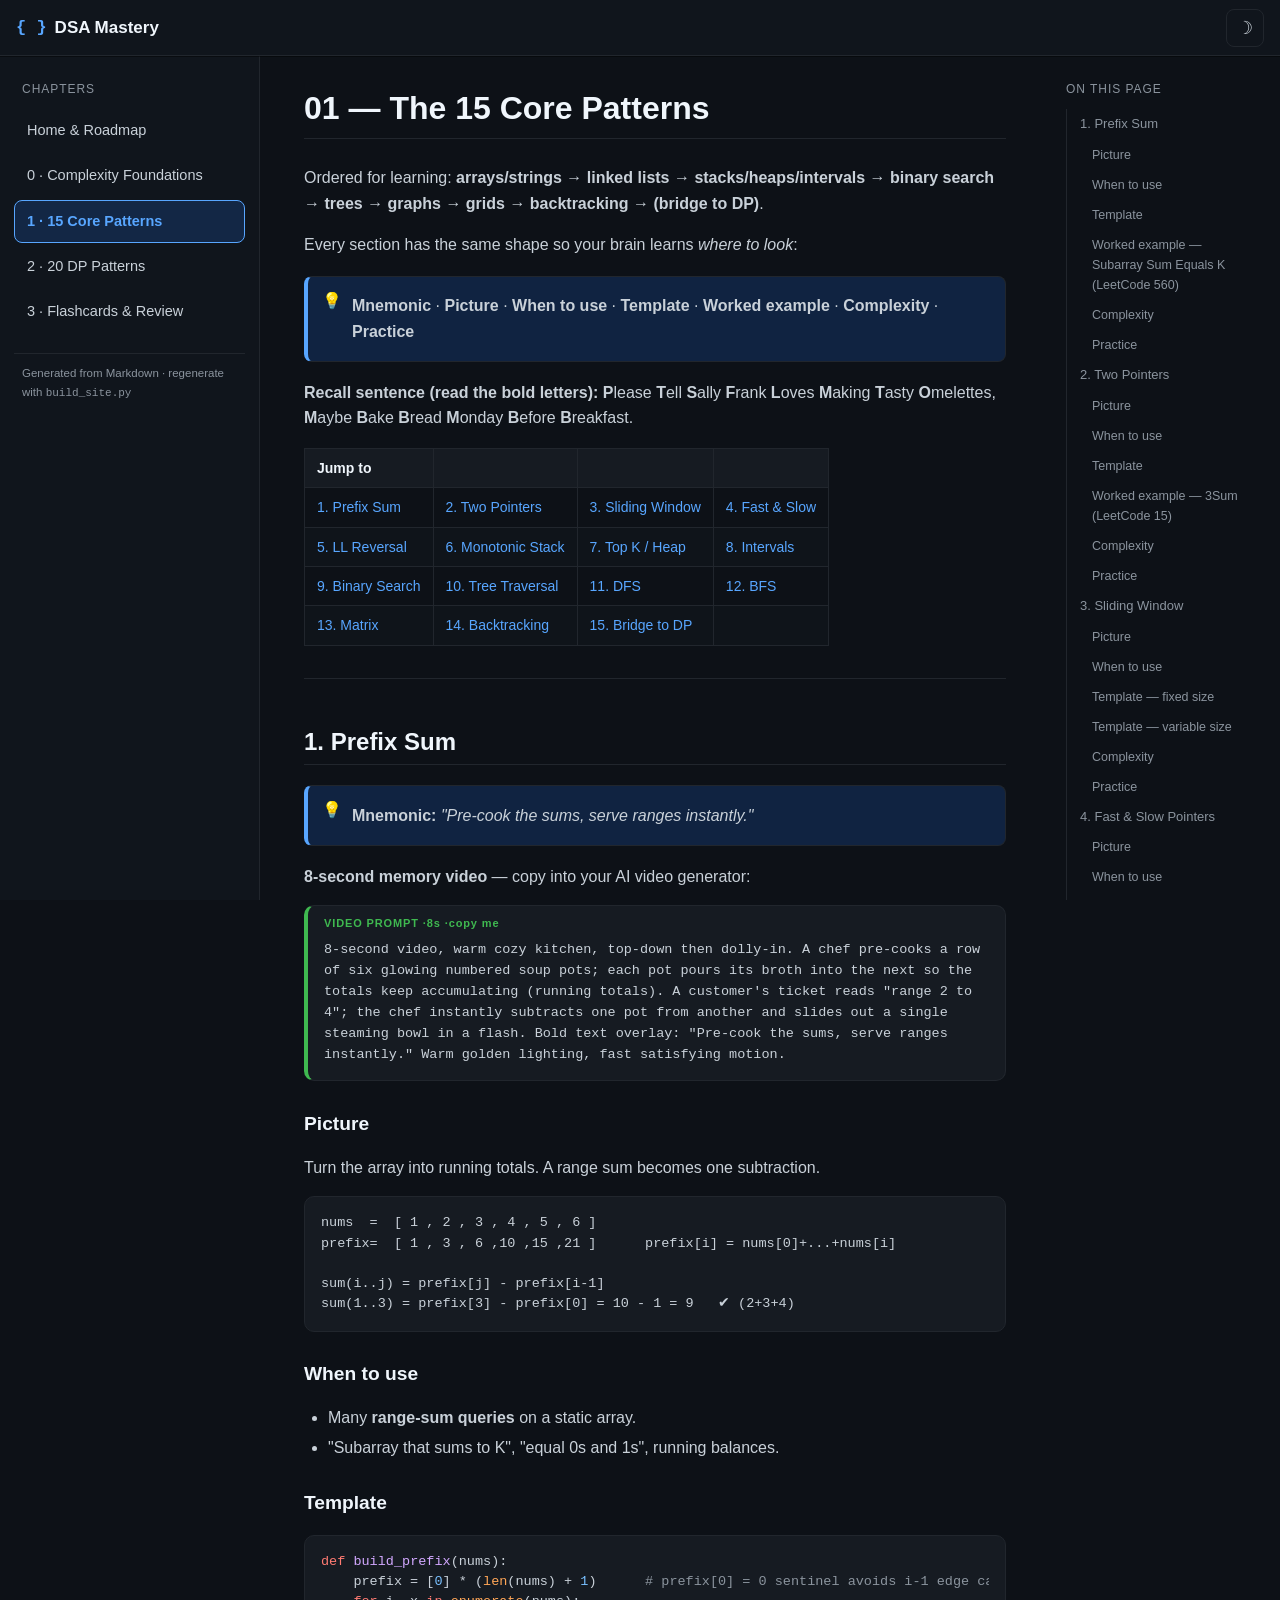
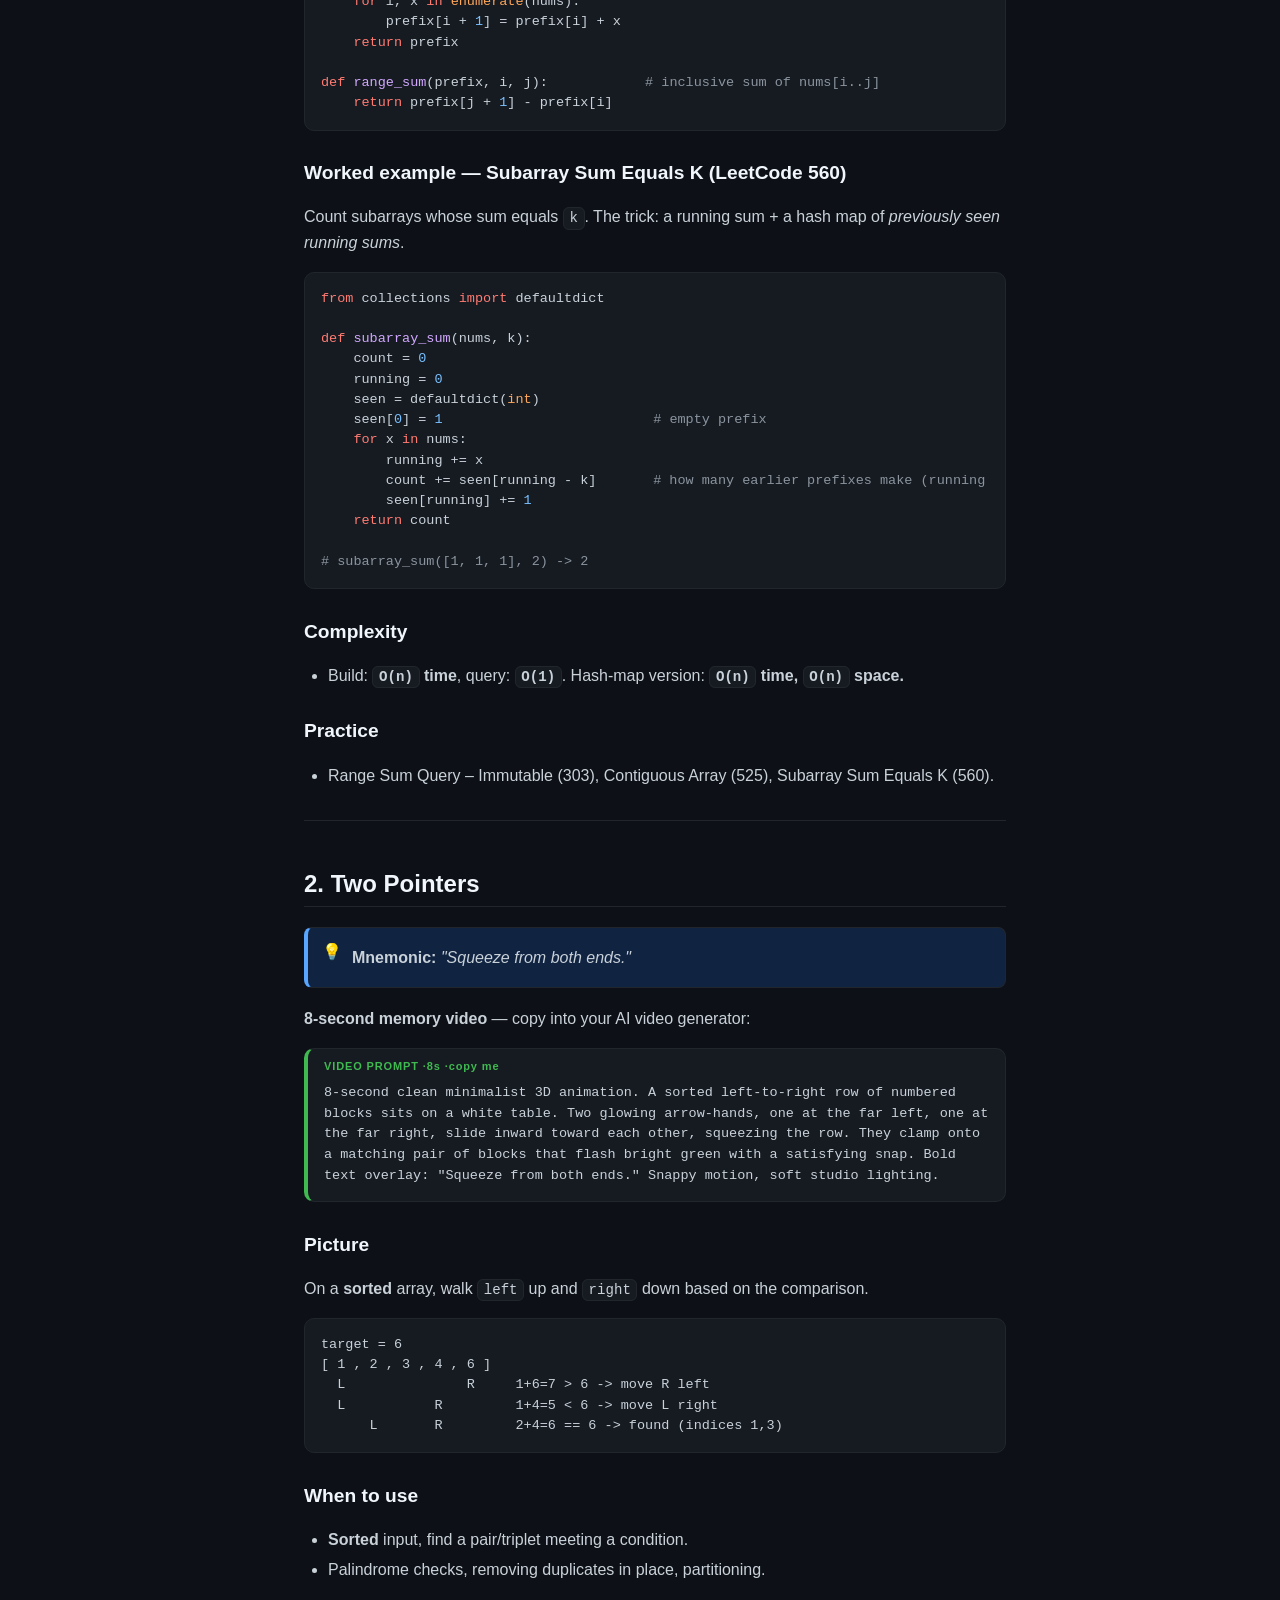
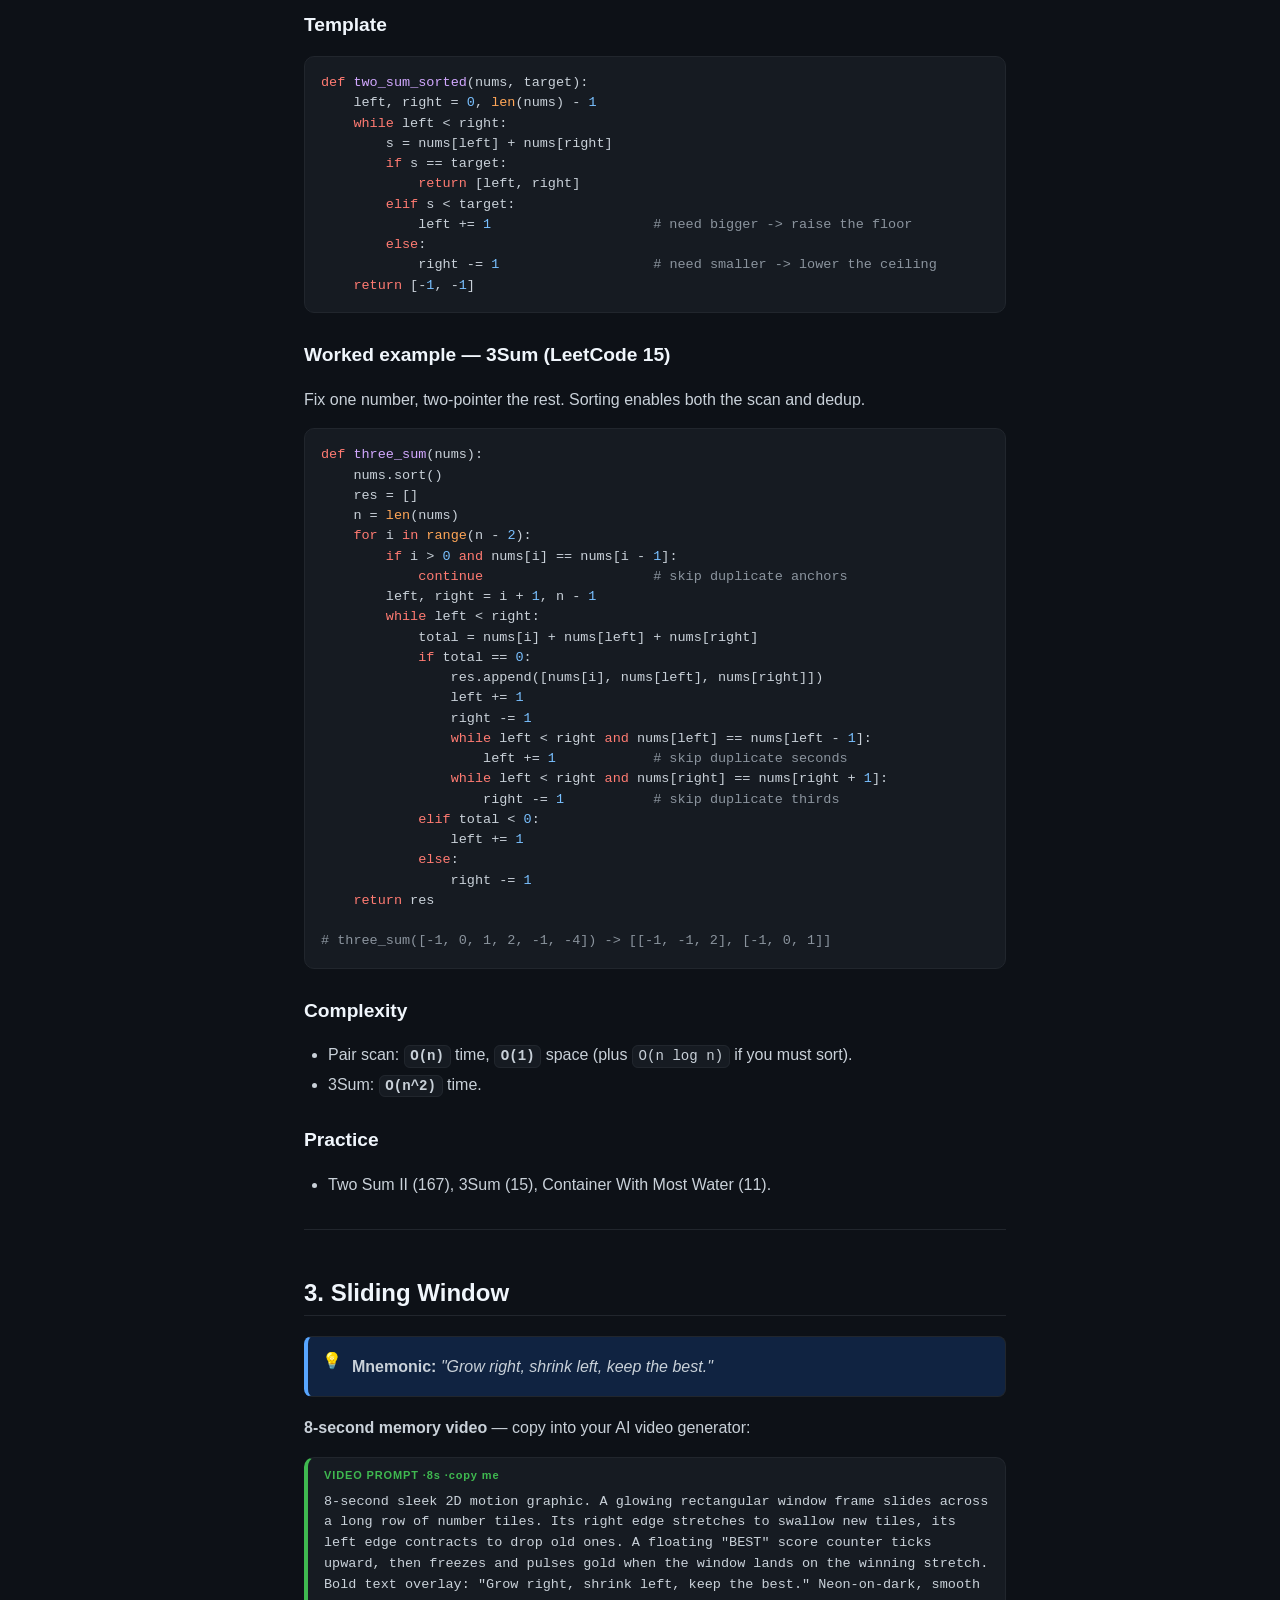
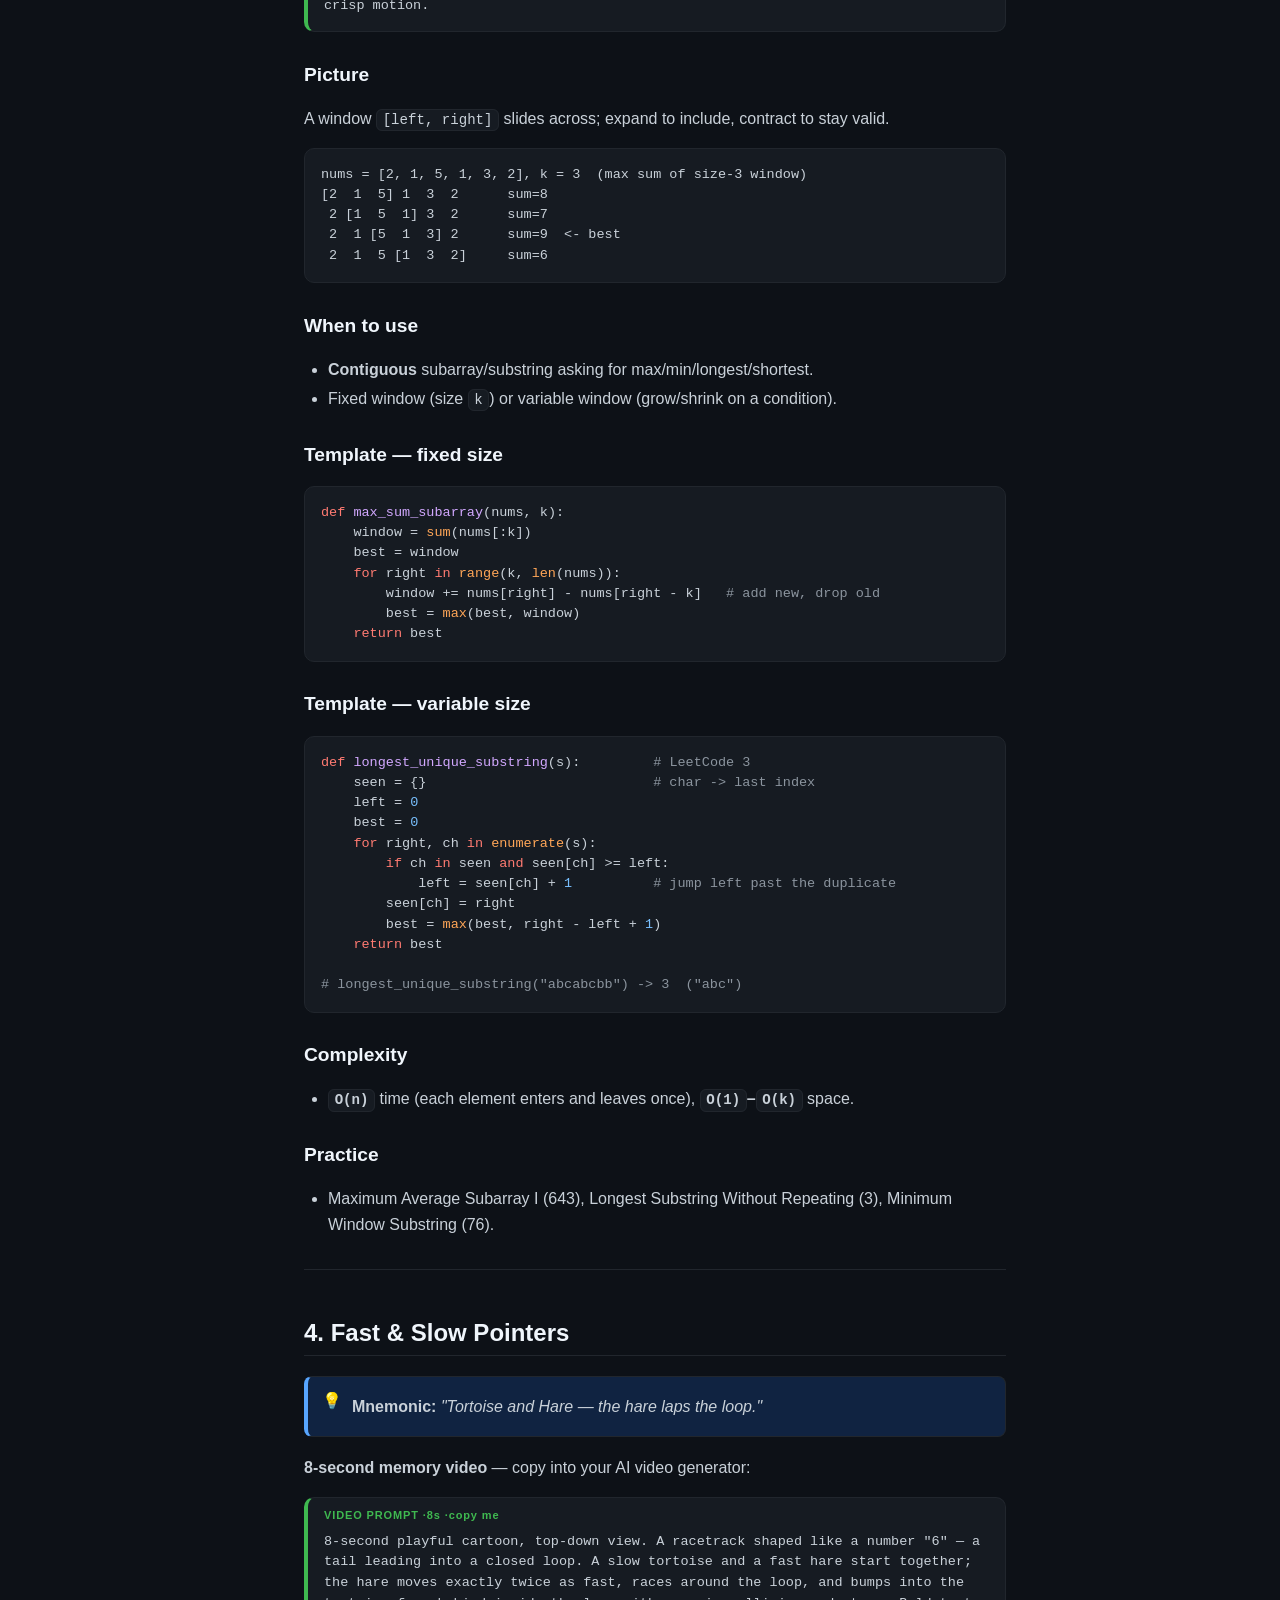
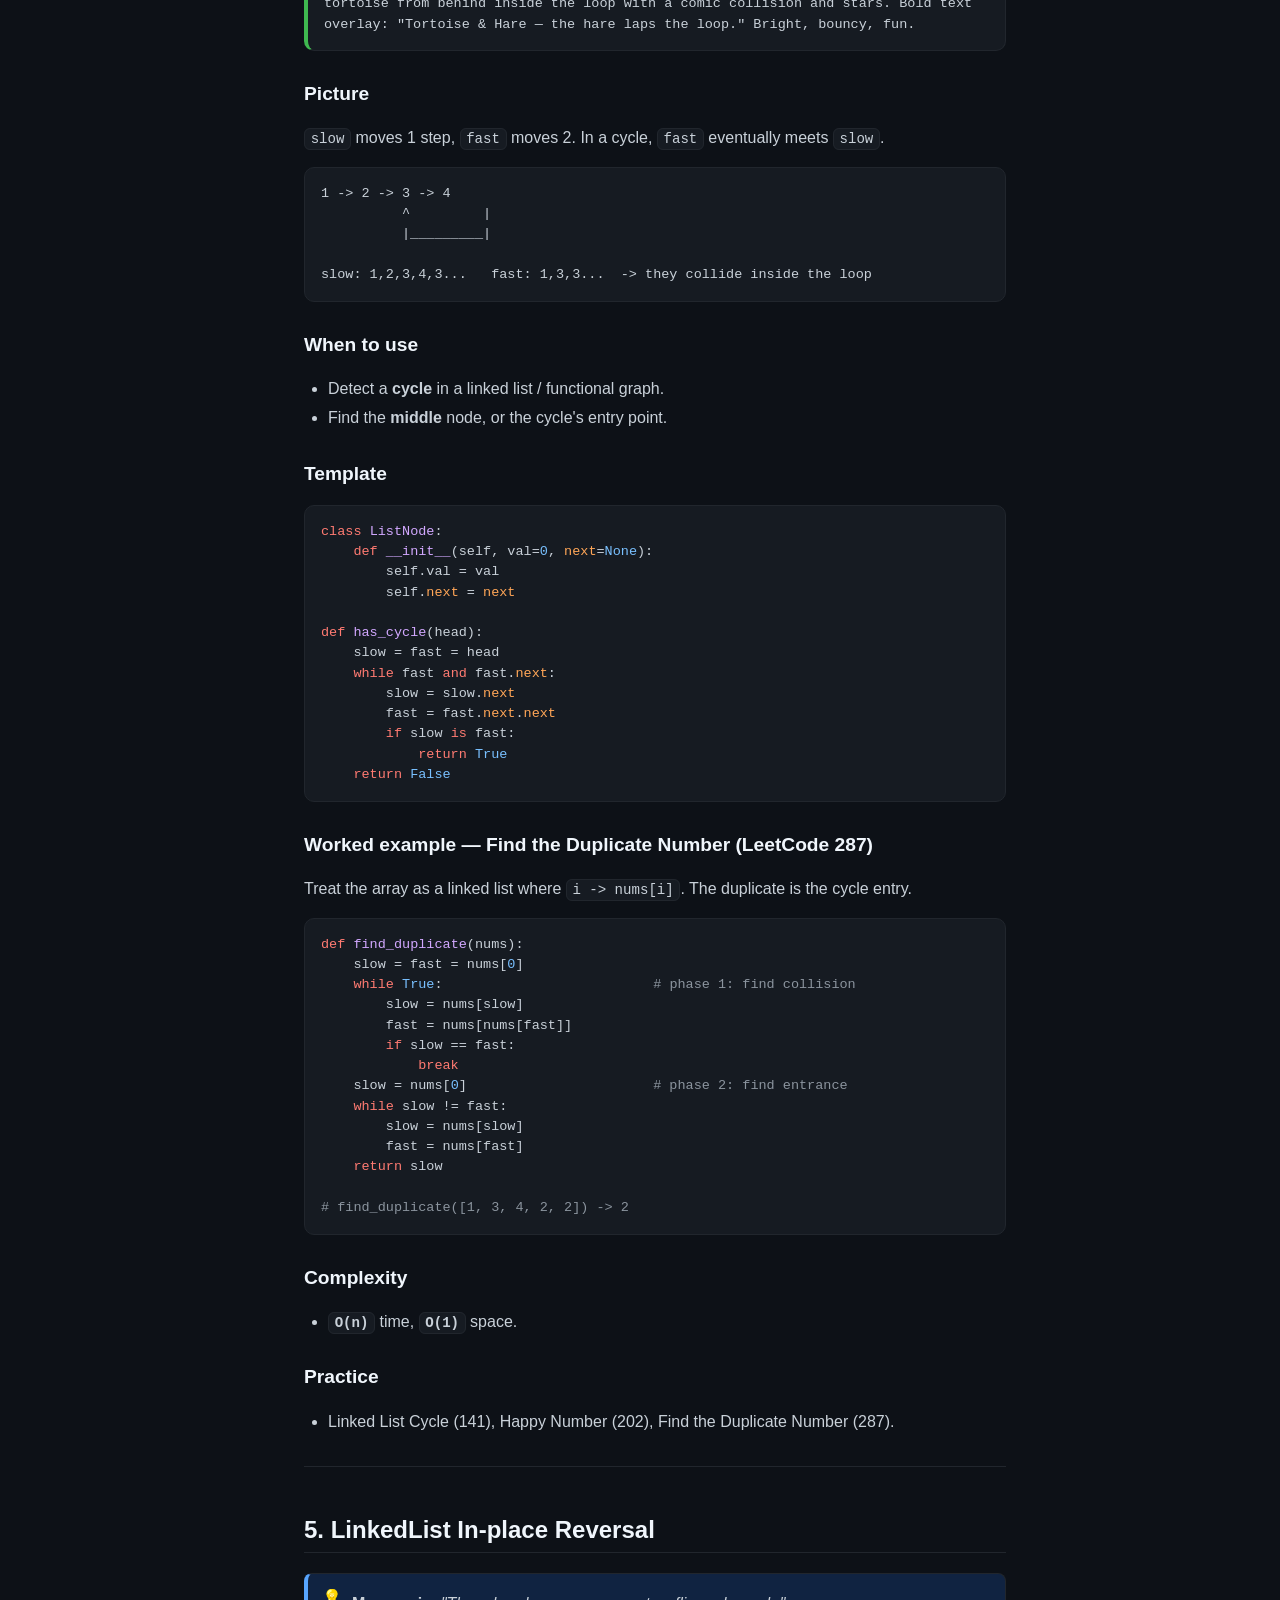
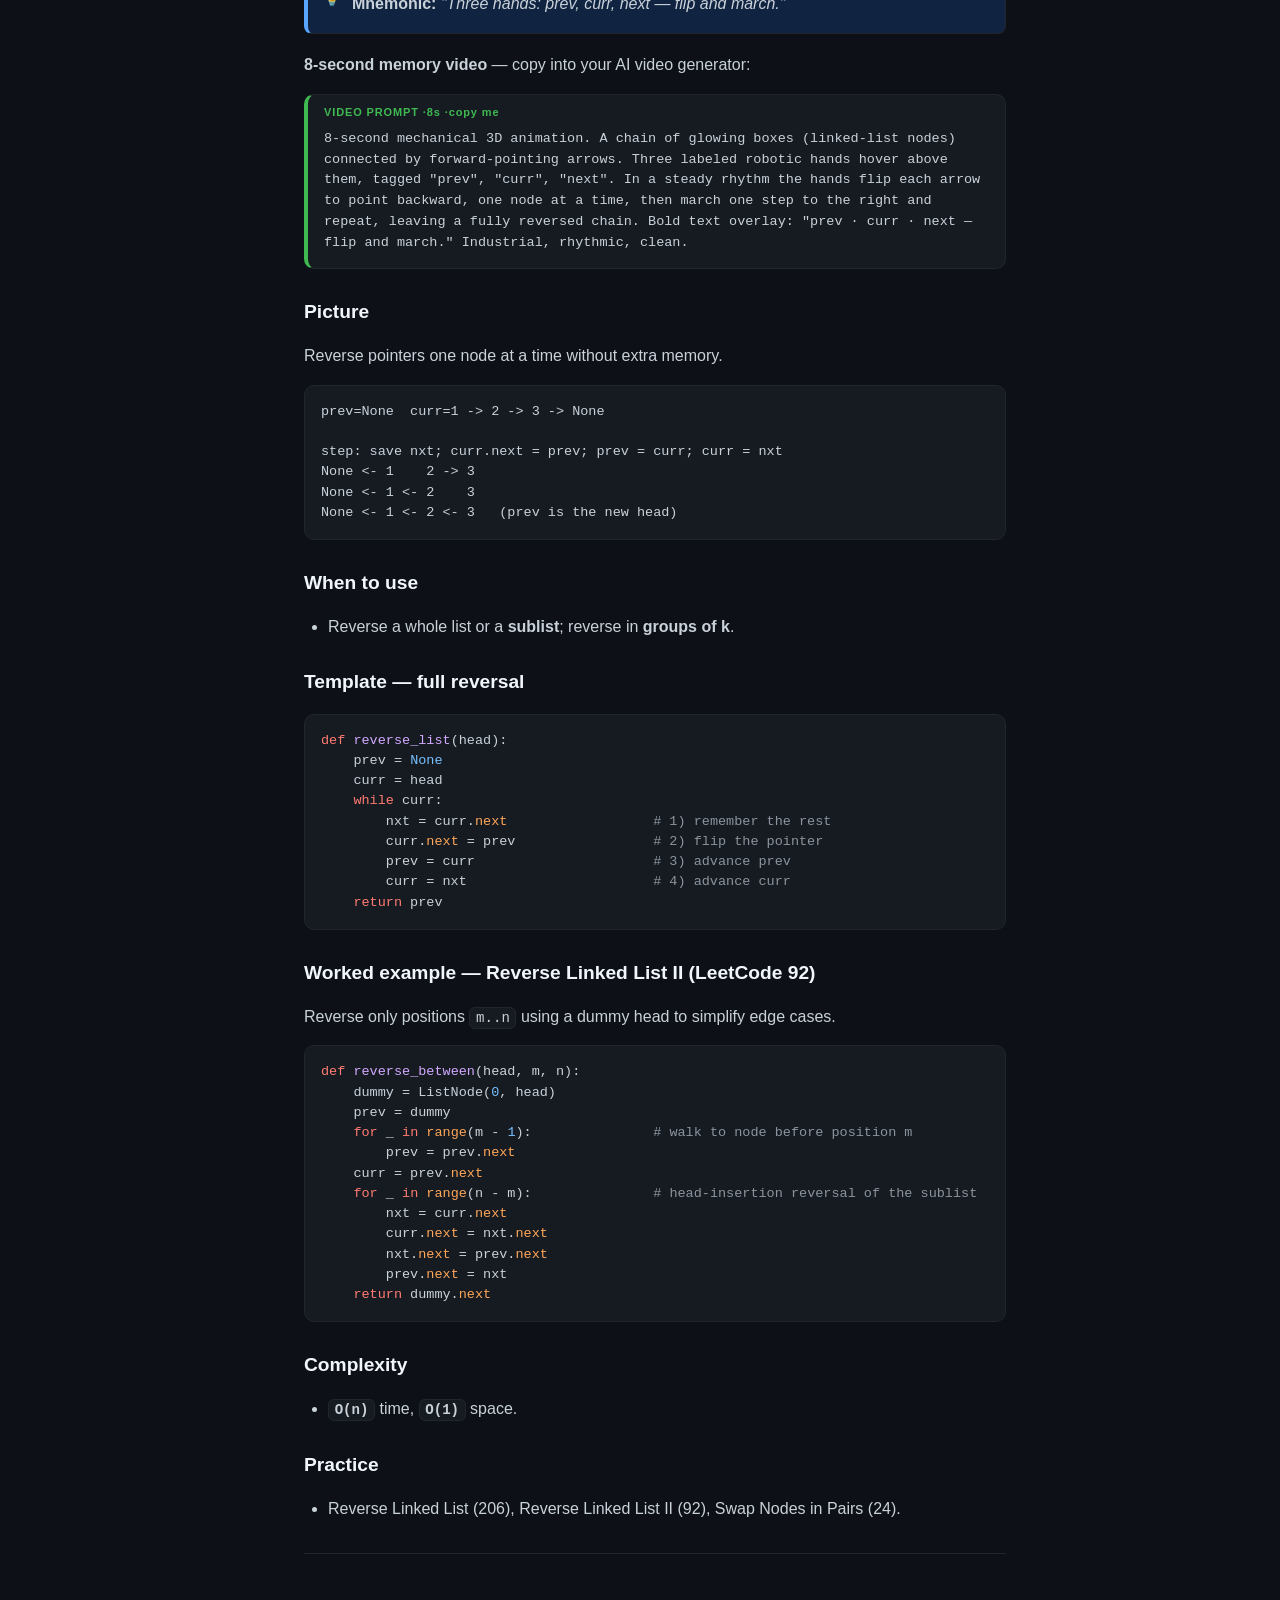
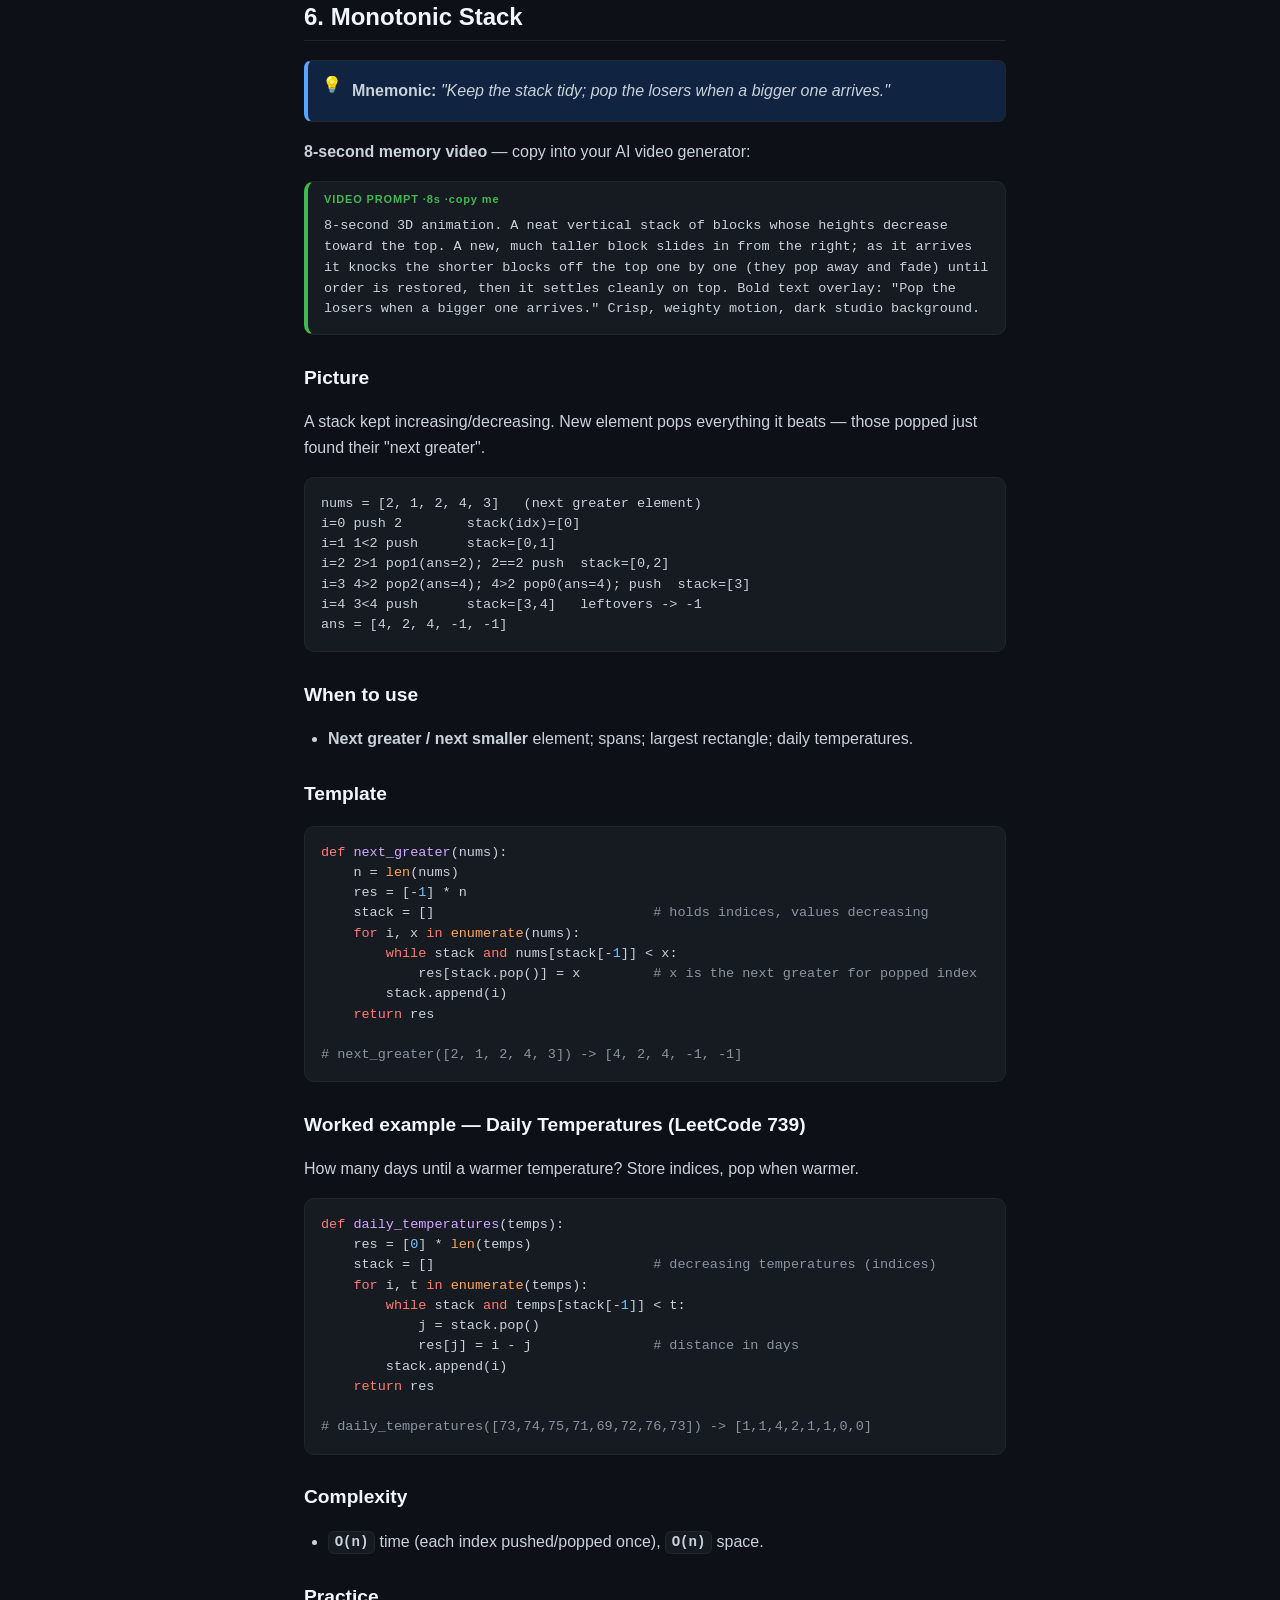
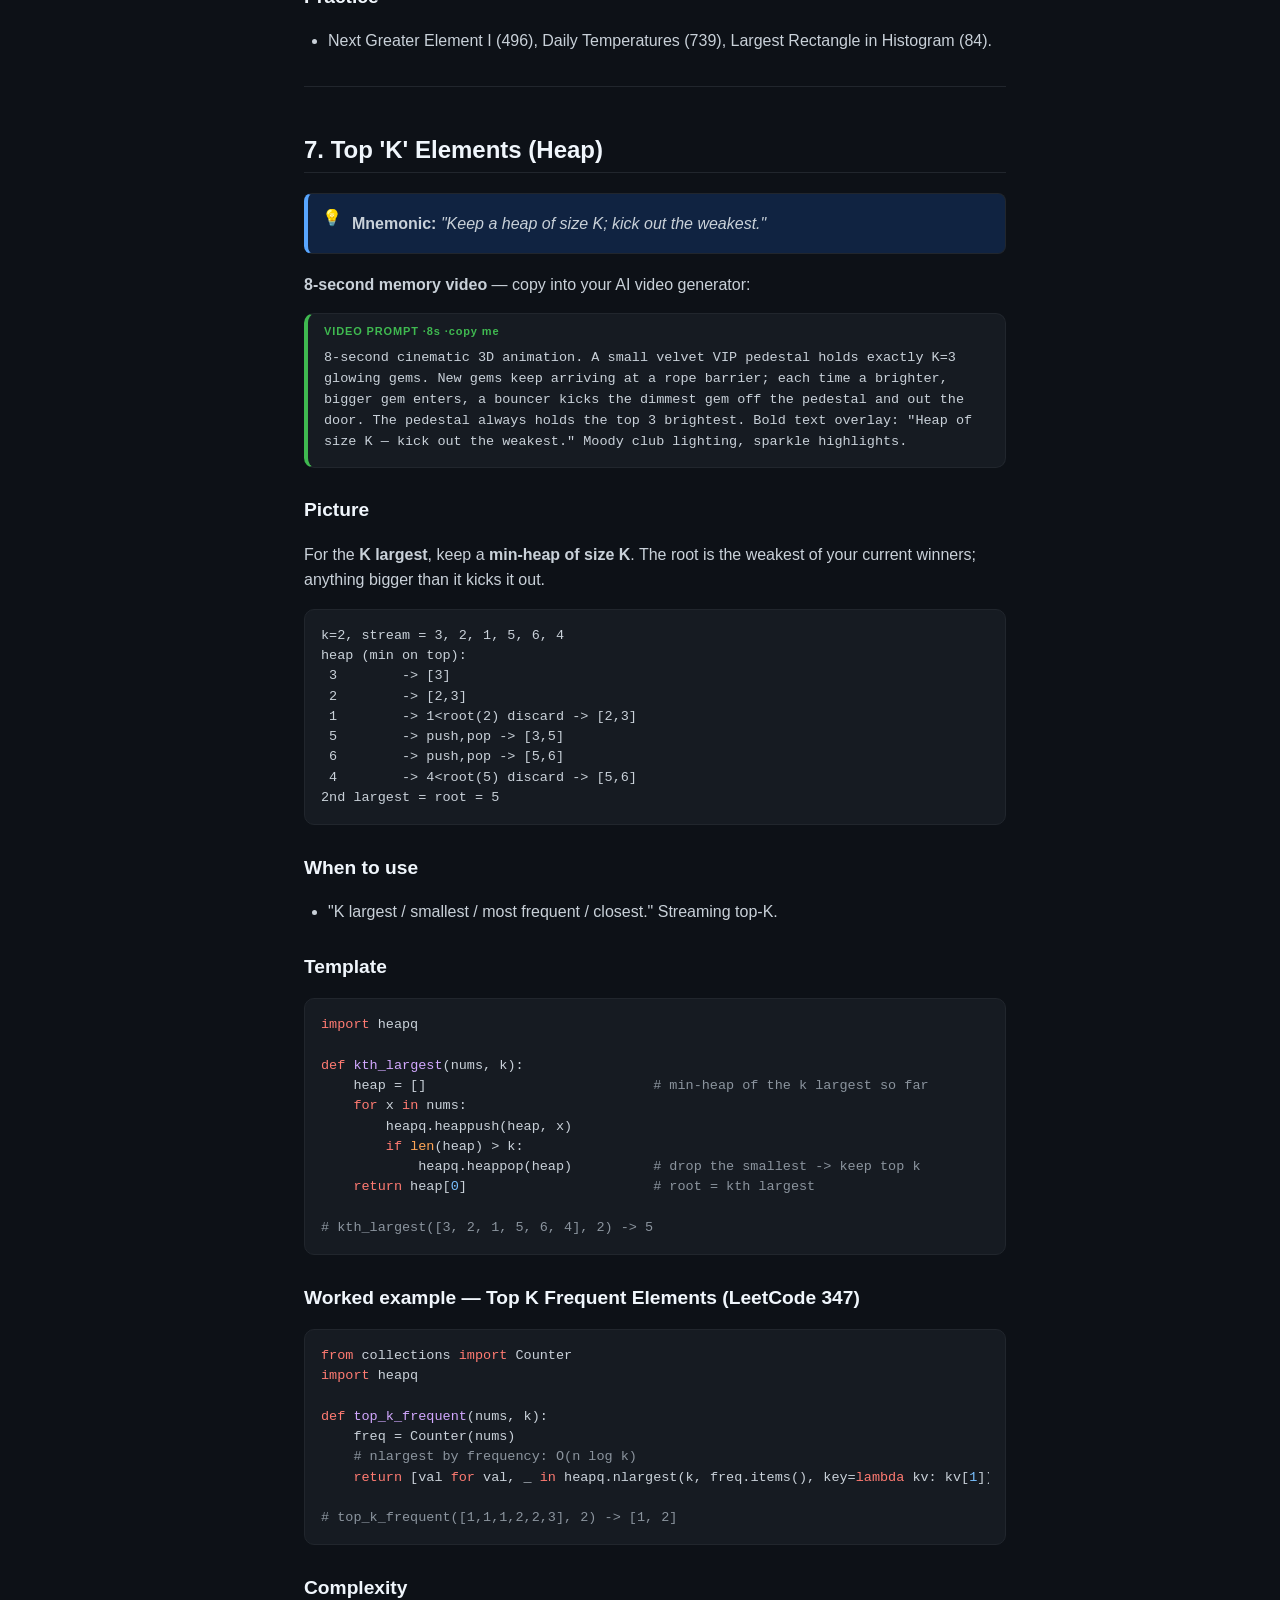
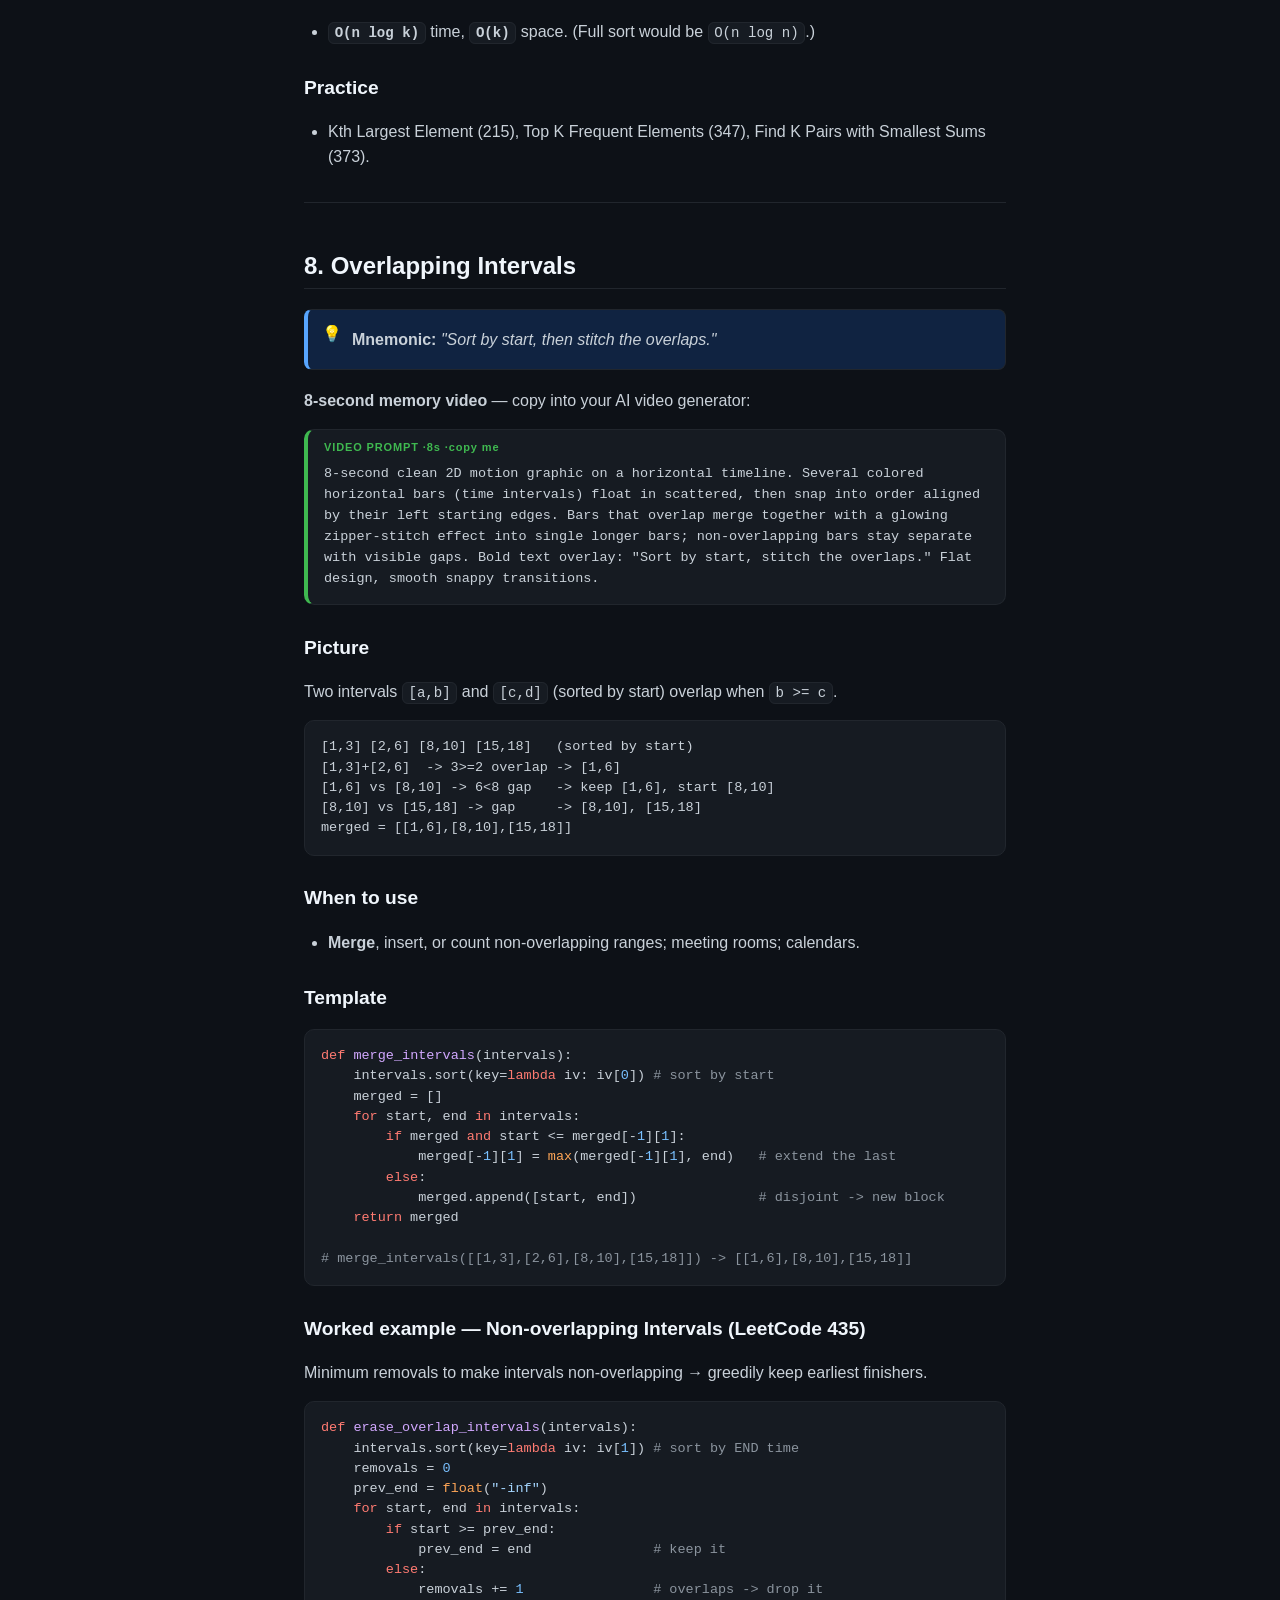
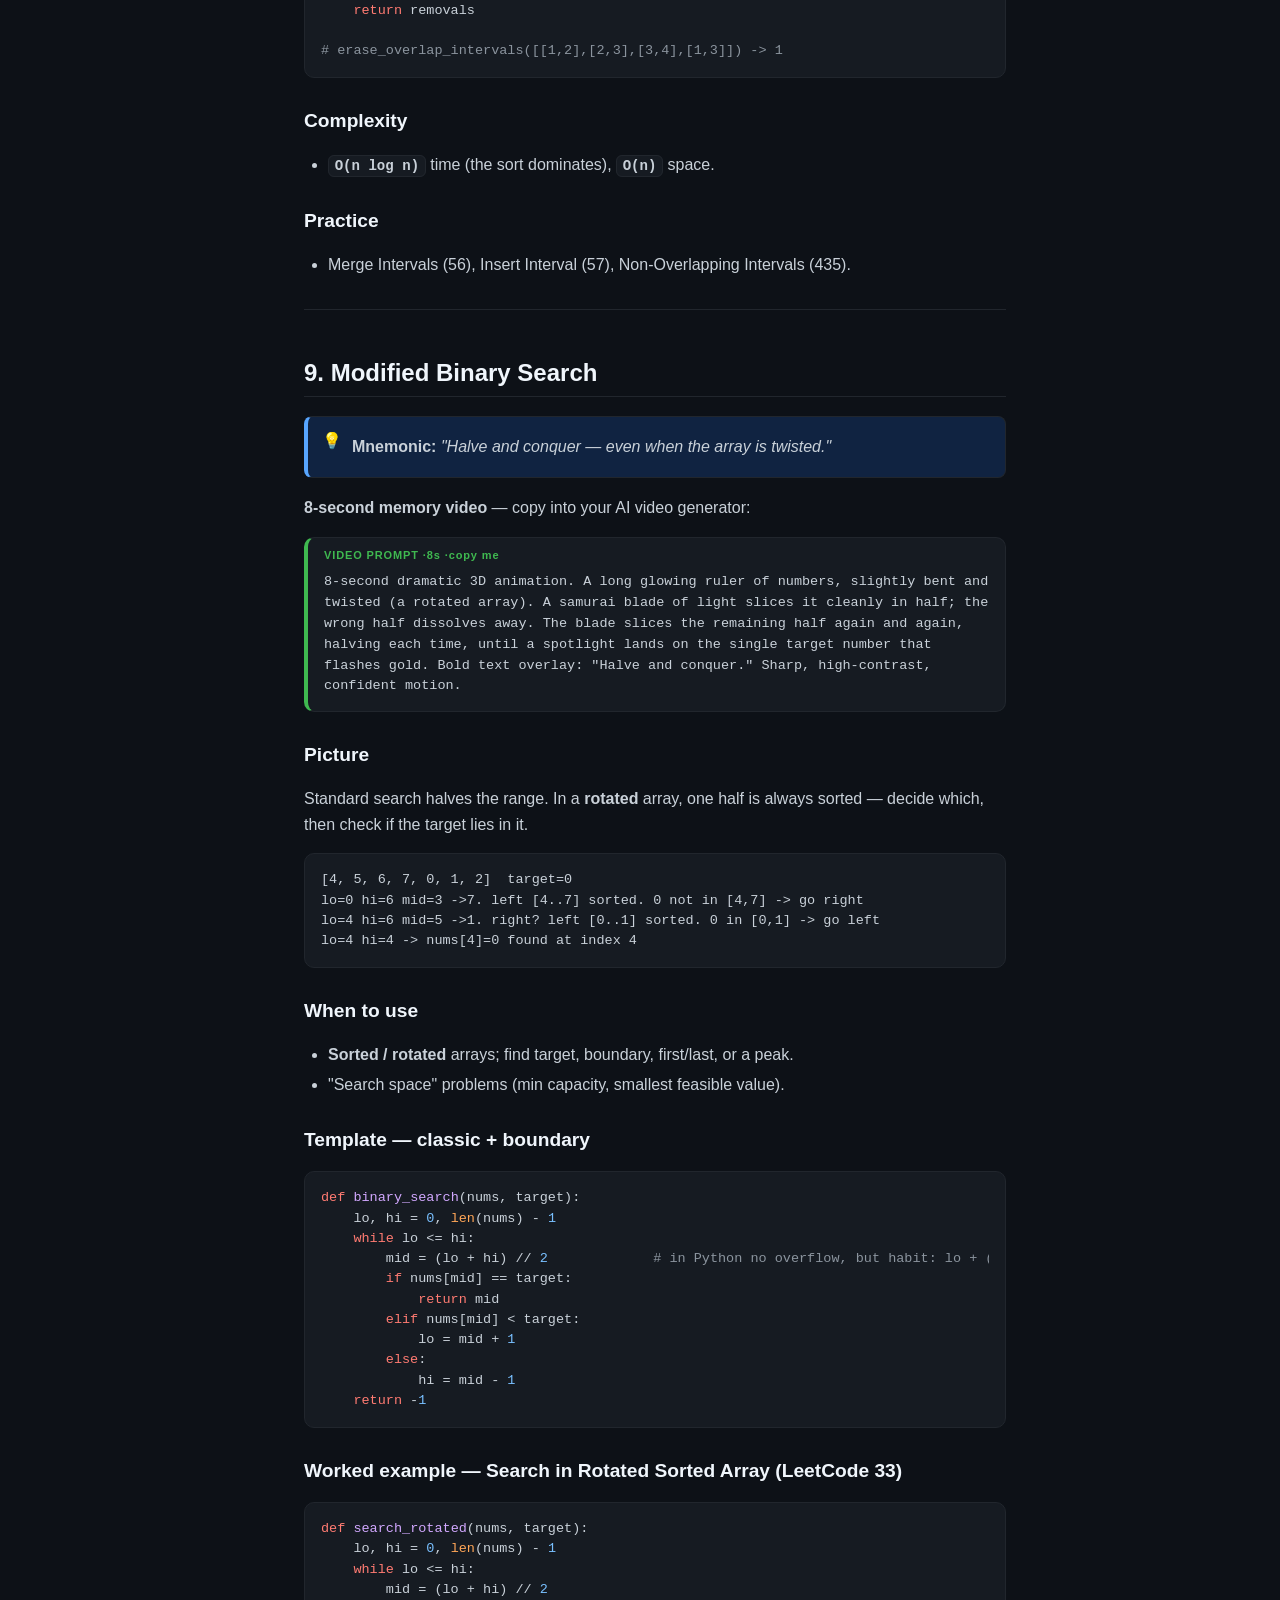
<file: docs/01-core-patterns.html>
<!DOCTYPE html>
<html lang="en" data-theme="dark">
<head>
<meta charset="utf-8">
<meta name="viewport" content="width=device-width, initial-scale=1">
<title>1 · 15 Core Patterns · DSA Mastery</title>
<link rel="stylesheet" href="vendor/github-dark.min.css" id="hljs-dark">
<link rel="stylesheet" href="vendor/github.min.css" id="hljs-light" disabled>
<link rel="stylesheet" href="assets/app.css">
</head>
<body>
<header class="topbar">
  <button id="menuBtn" class="icon-btn" aria-label="Toggle navigation">&#9776;</button>
  <a class="brand" href="index.html"><span class="brand-mark">{ }</span> DSA Mastery</a>
  <div class="spacer"></div>
  <button id="themeBtn" class="icon-btn" aria-label="Toggle theme" title="Toggle light / dark">&#9789;</button>
</header>

<div class="layout">
  <nav id="sidebar" class="sidebar">
    <div class="sidebar-section">Chapters</div>
    <ul id="navList" class="nav-list"></ul>
    <div class="sidebar-foot">Generated from Markdown · regenerate with <code>build_site.py</code></div>
  </nav>

  <main class="content">
    <article id="article" class="markdown-body"></article>
    <footer class="page-foot">
      <span>DSA Mastery — pattern playbook</span>
    </footer>
  </main>

  <aside id="toc" class="toc">
    <div class="toc-title">On this page</div>
    <ul id="tocList" class="toc-list"></ul>
  </aside>
</div>

<button id="topBtn" class="top-btn" title="Back to top">&#8593;</button>

<script type="text/markdown" id="md-content">[base64]/[base64]/[base64]/[base64]</script>
<script>window.__NAV__ = [{"href":"index.html","title":"Home & Roadmap"},{"href":"00-complexity-foundations.html","title":"0 · Complexity Foundations"},{"href":"01-core-patterns.html","title":"1 · 15 Core Patterns"},{"href":"02-dynamic-programming.html","title":"2 · 20 DP Patterns"},{"href":"03-flashcards.html","title":"3 · Flashcards & Review"}];</script>
<script src="vendor/marked.min.js"></script>
<script src="vendor/highlight.min.js"></script>
<script src="assets/app.js"></script>
</body>
</html>
</file>
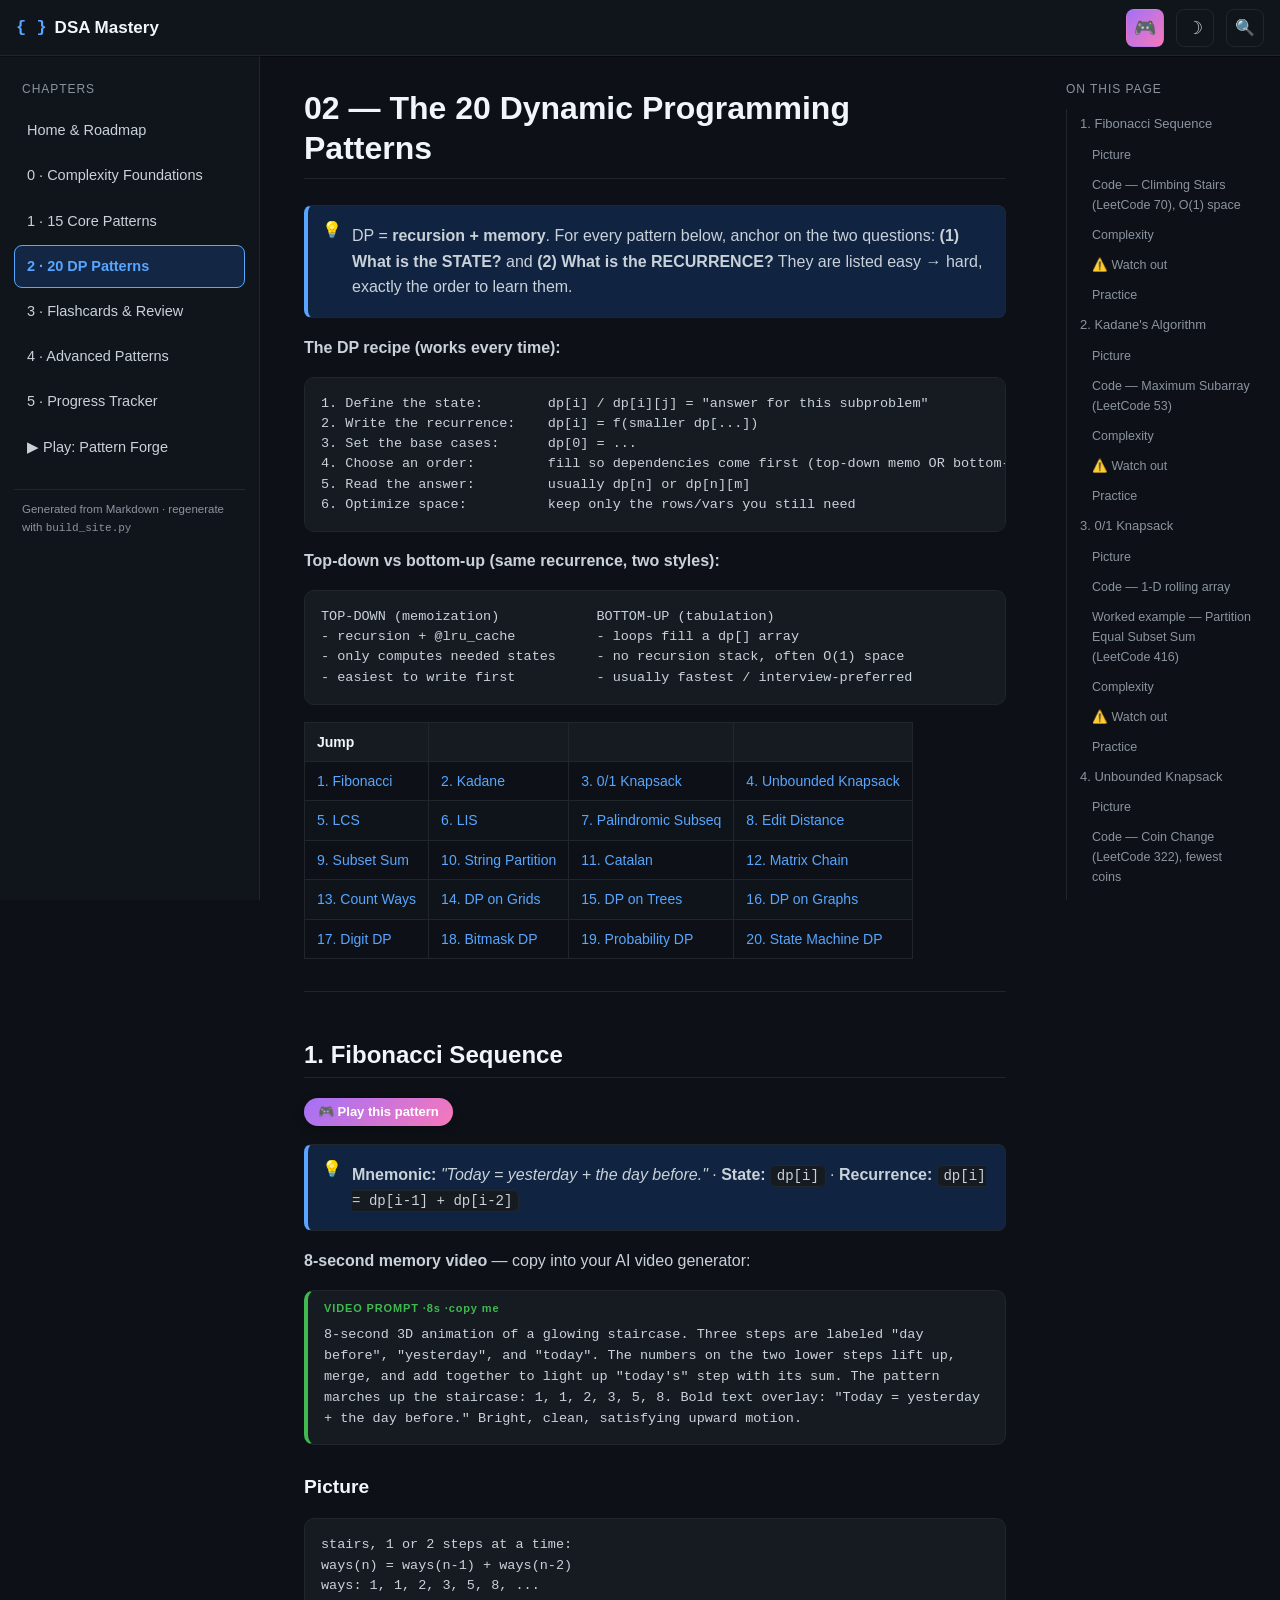
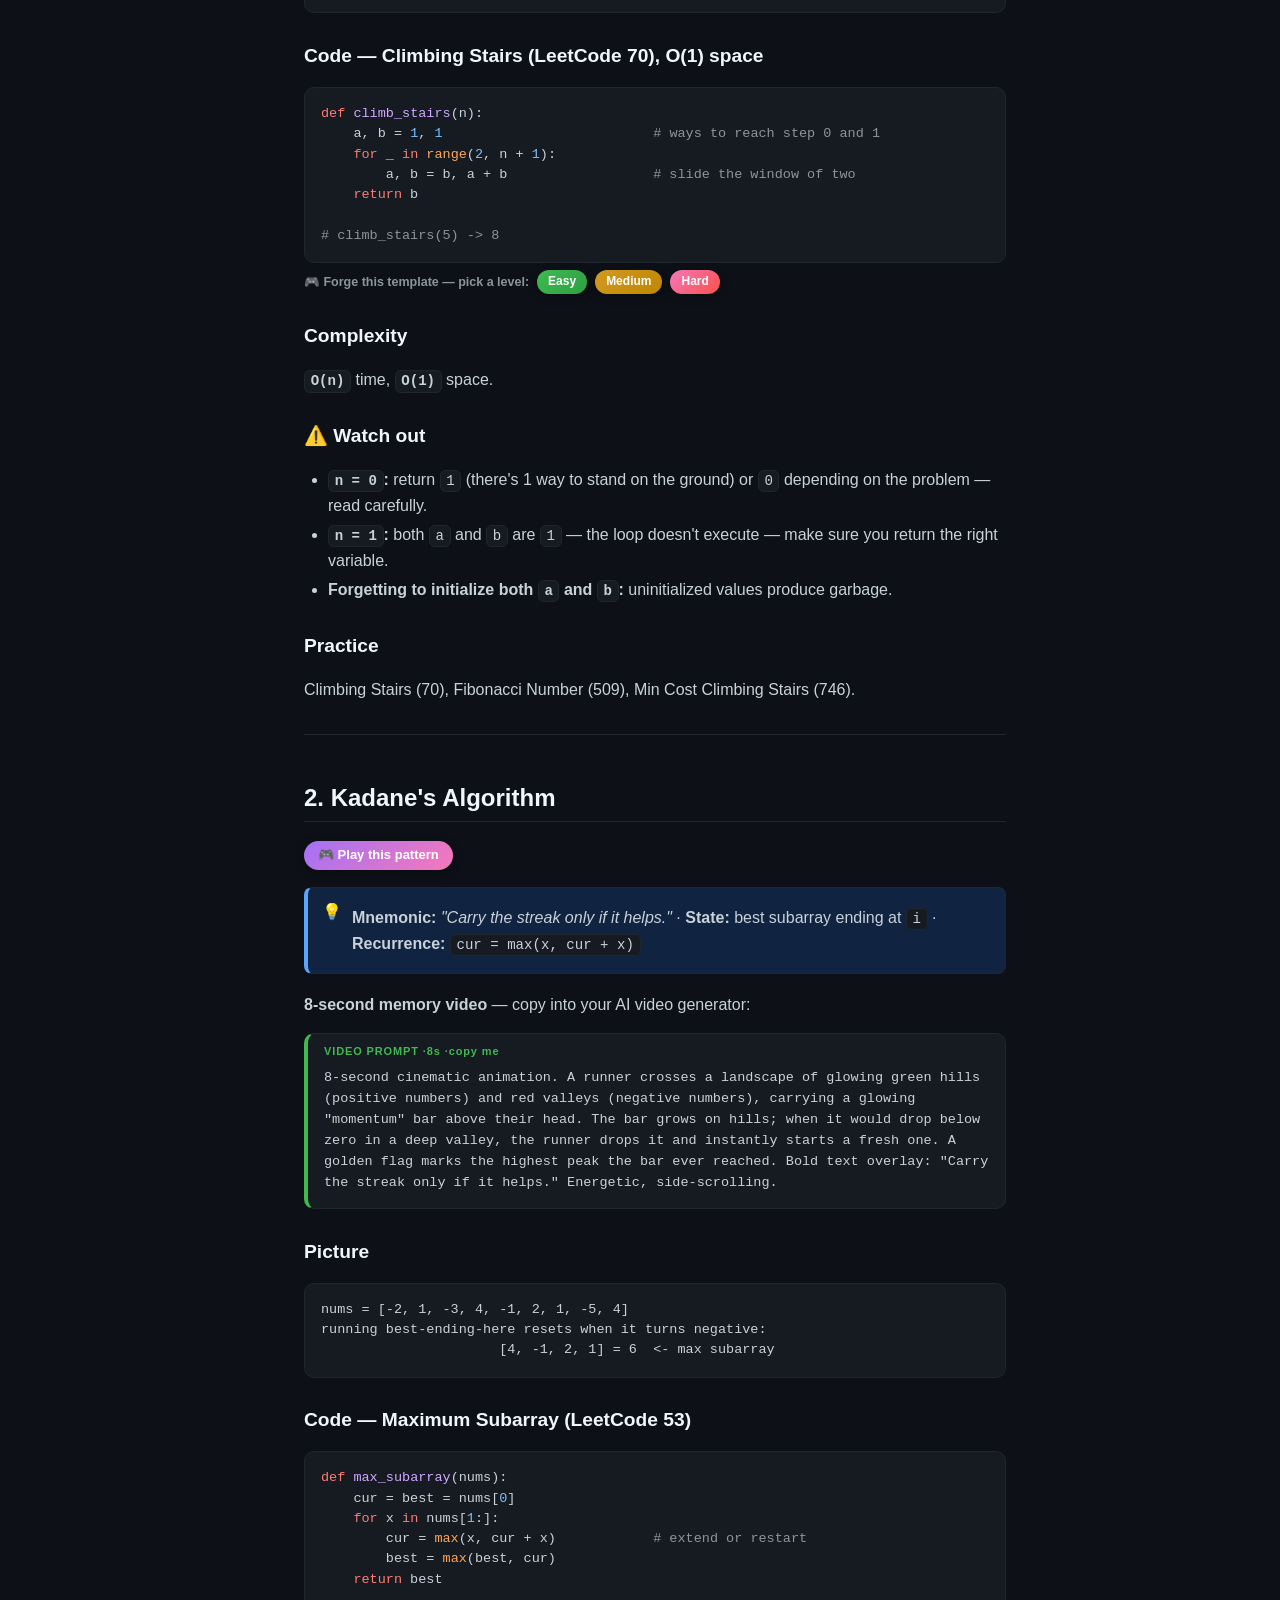
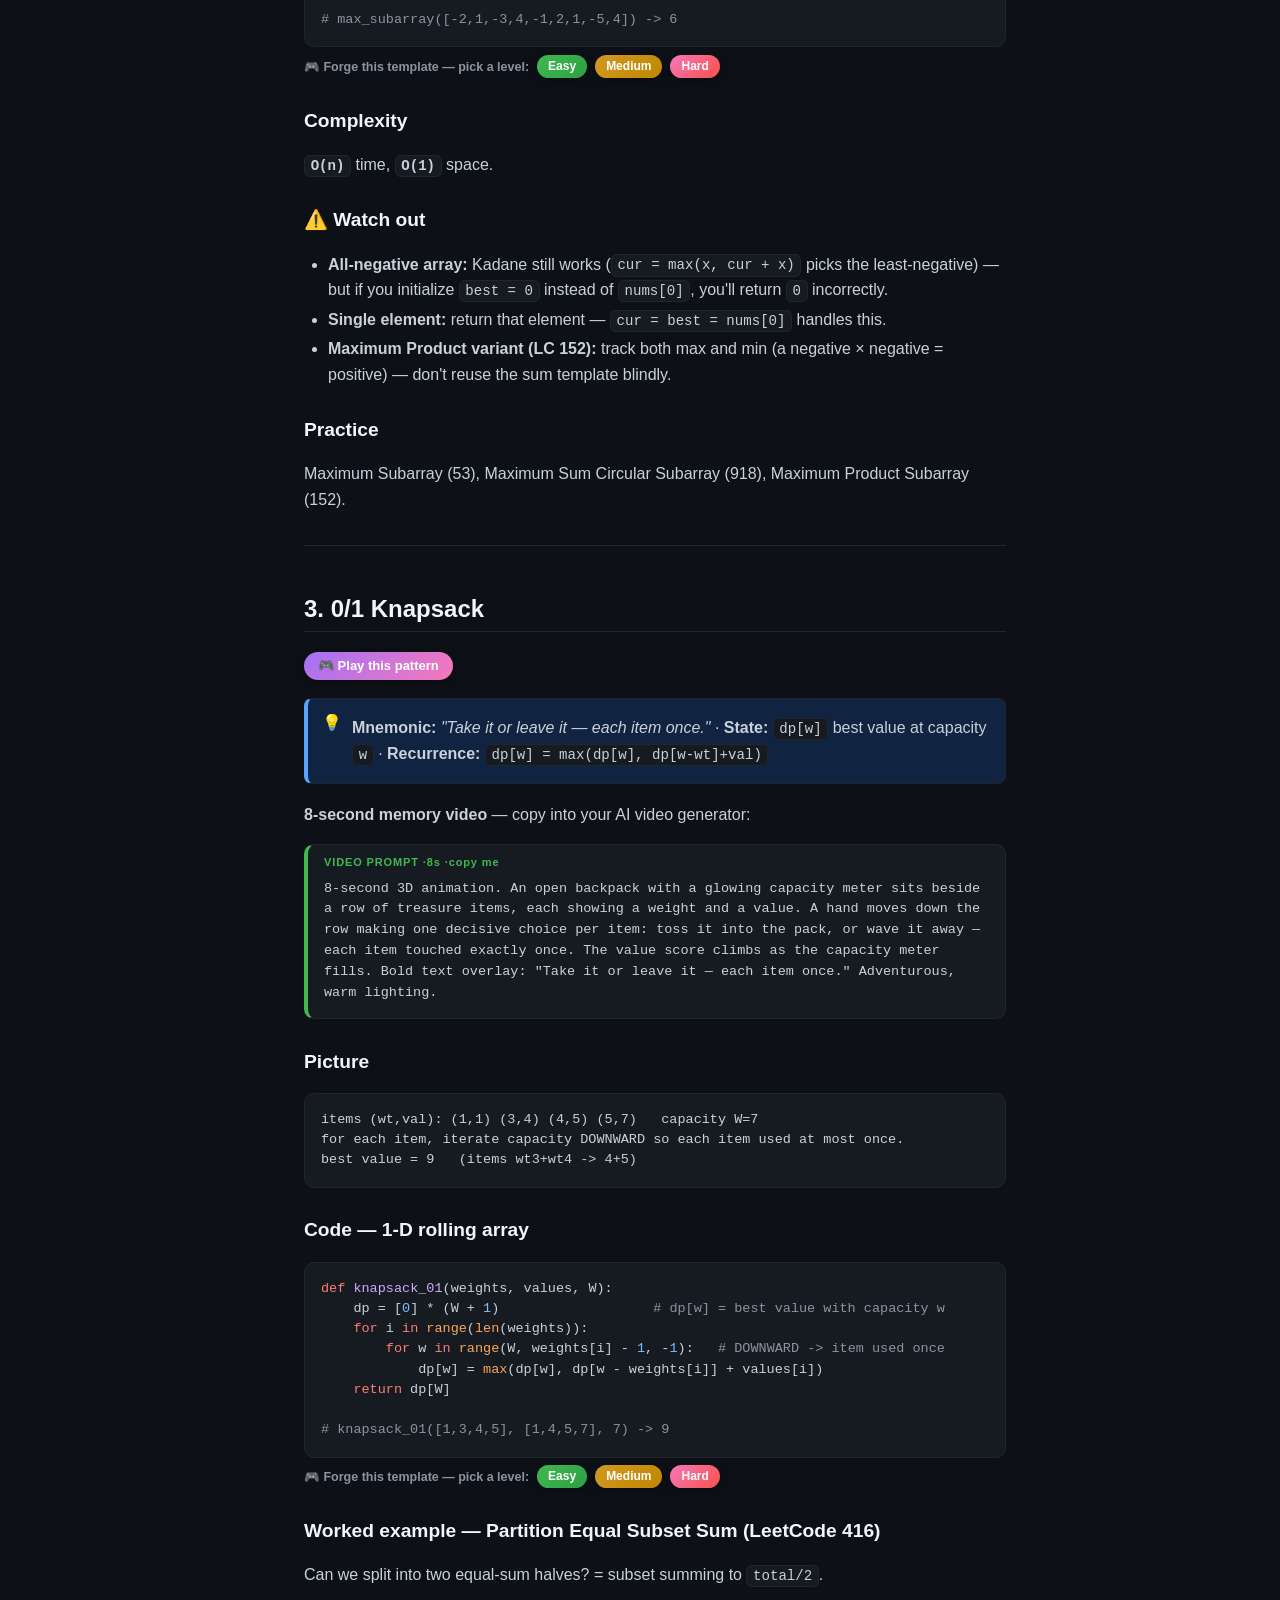
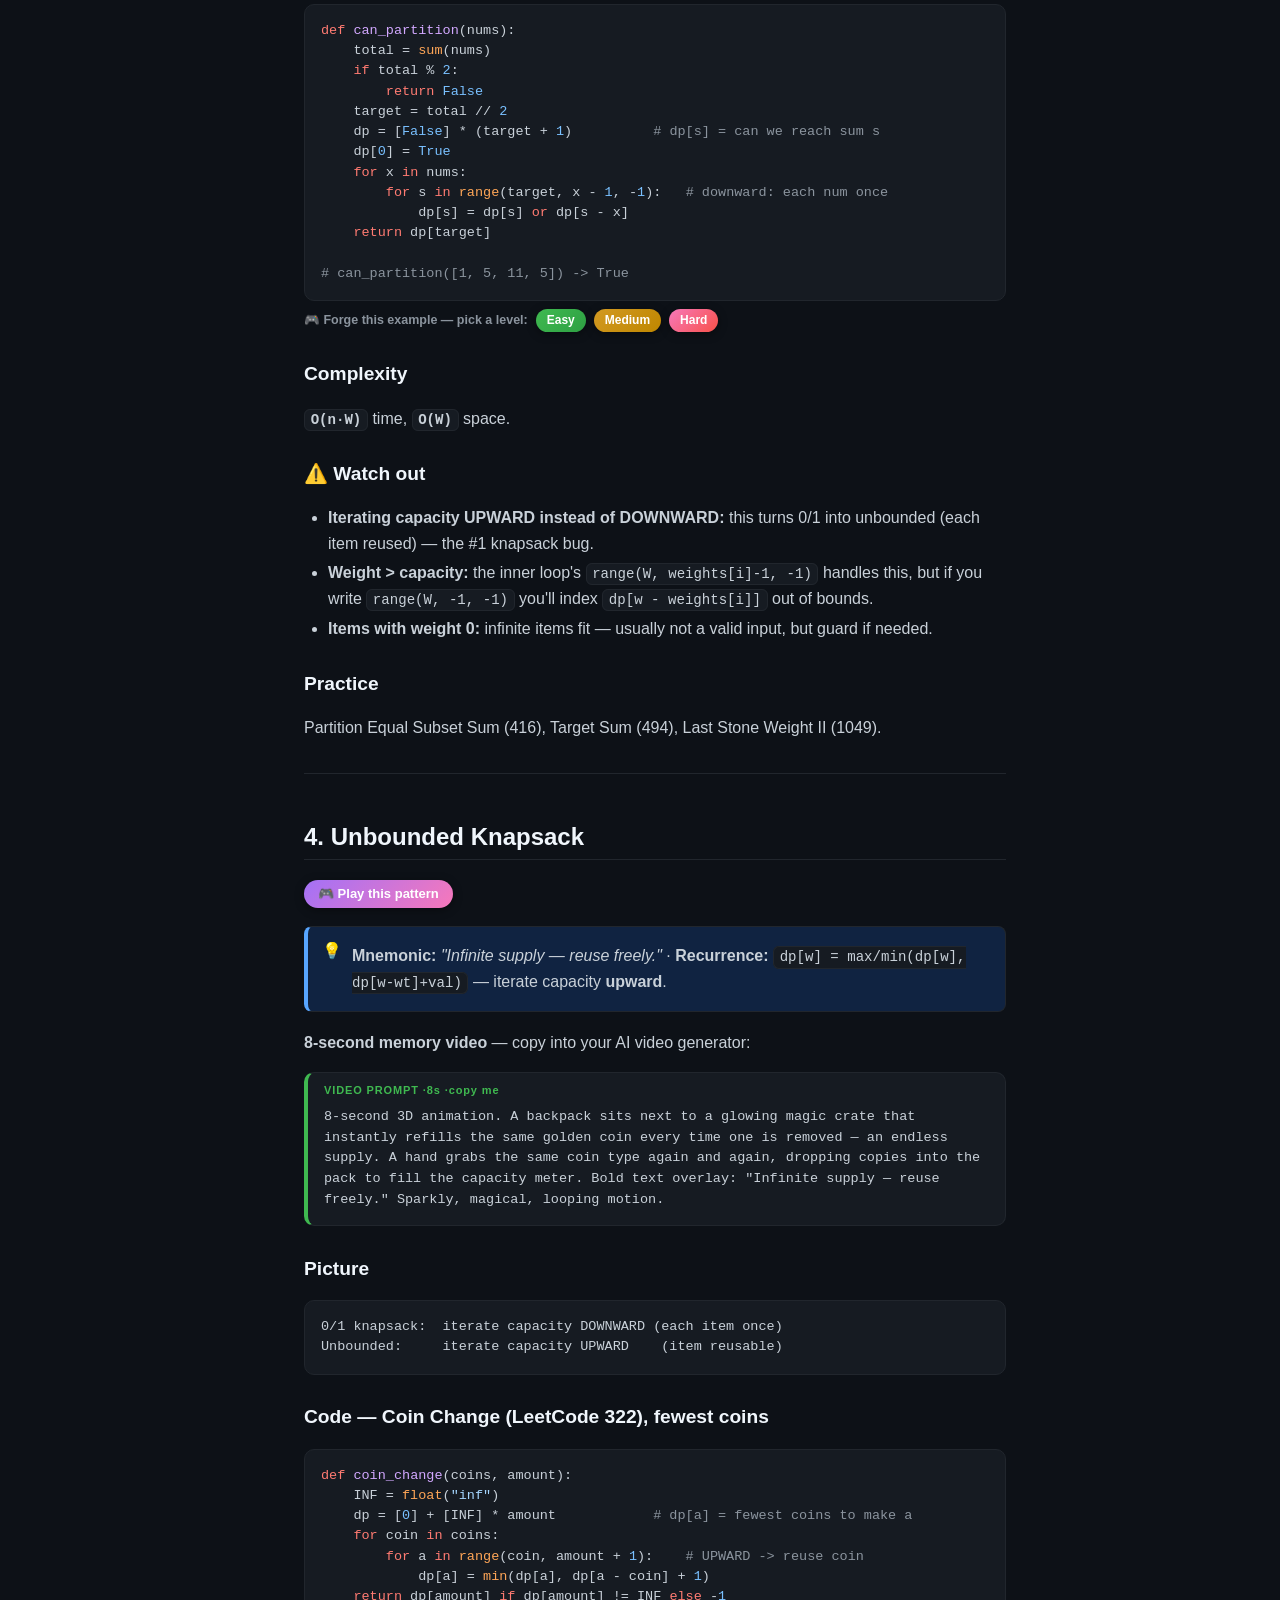
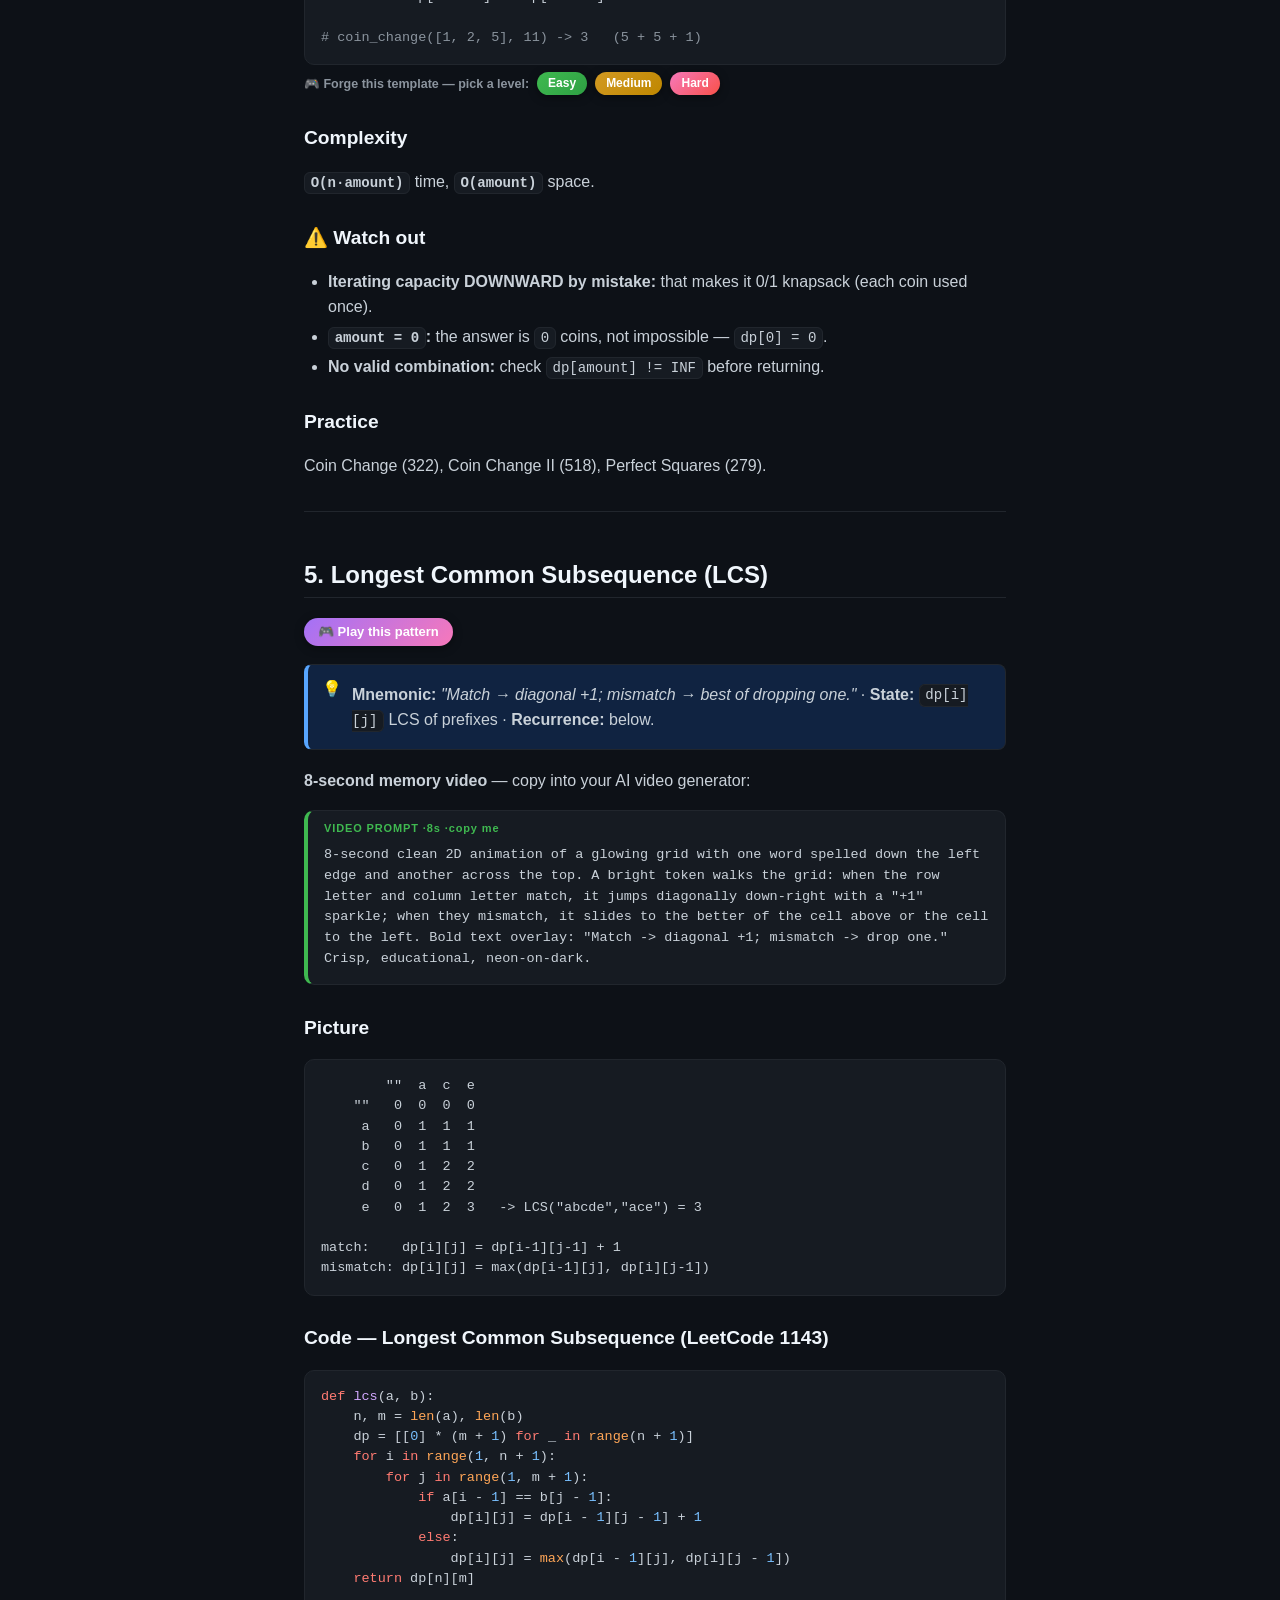
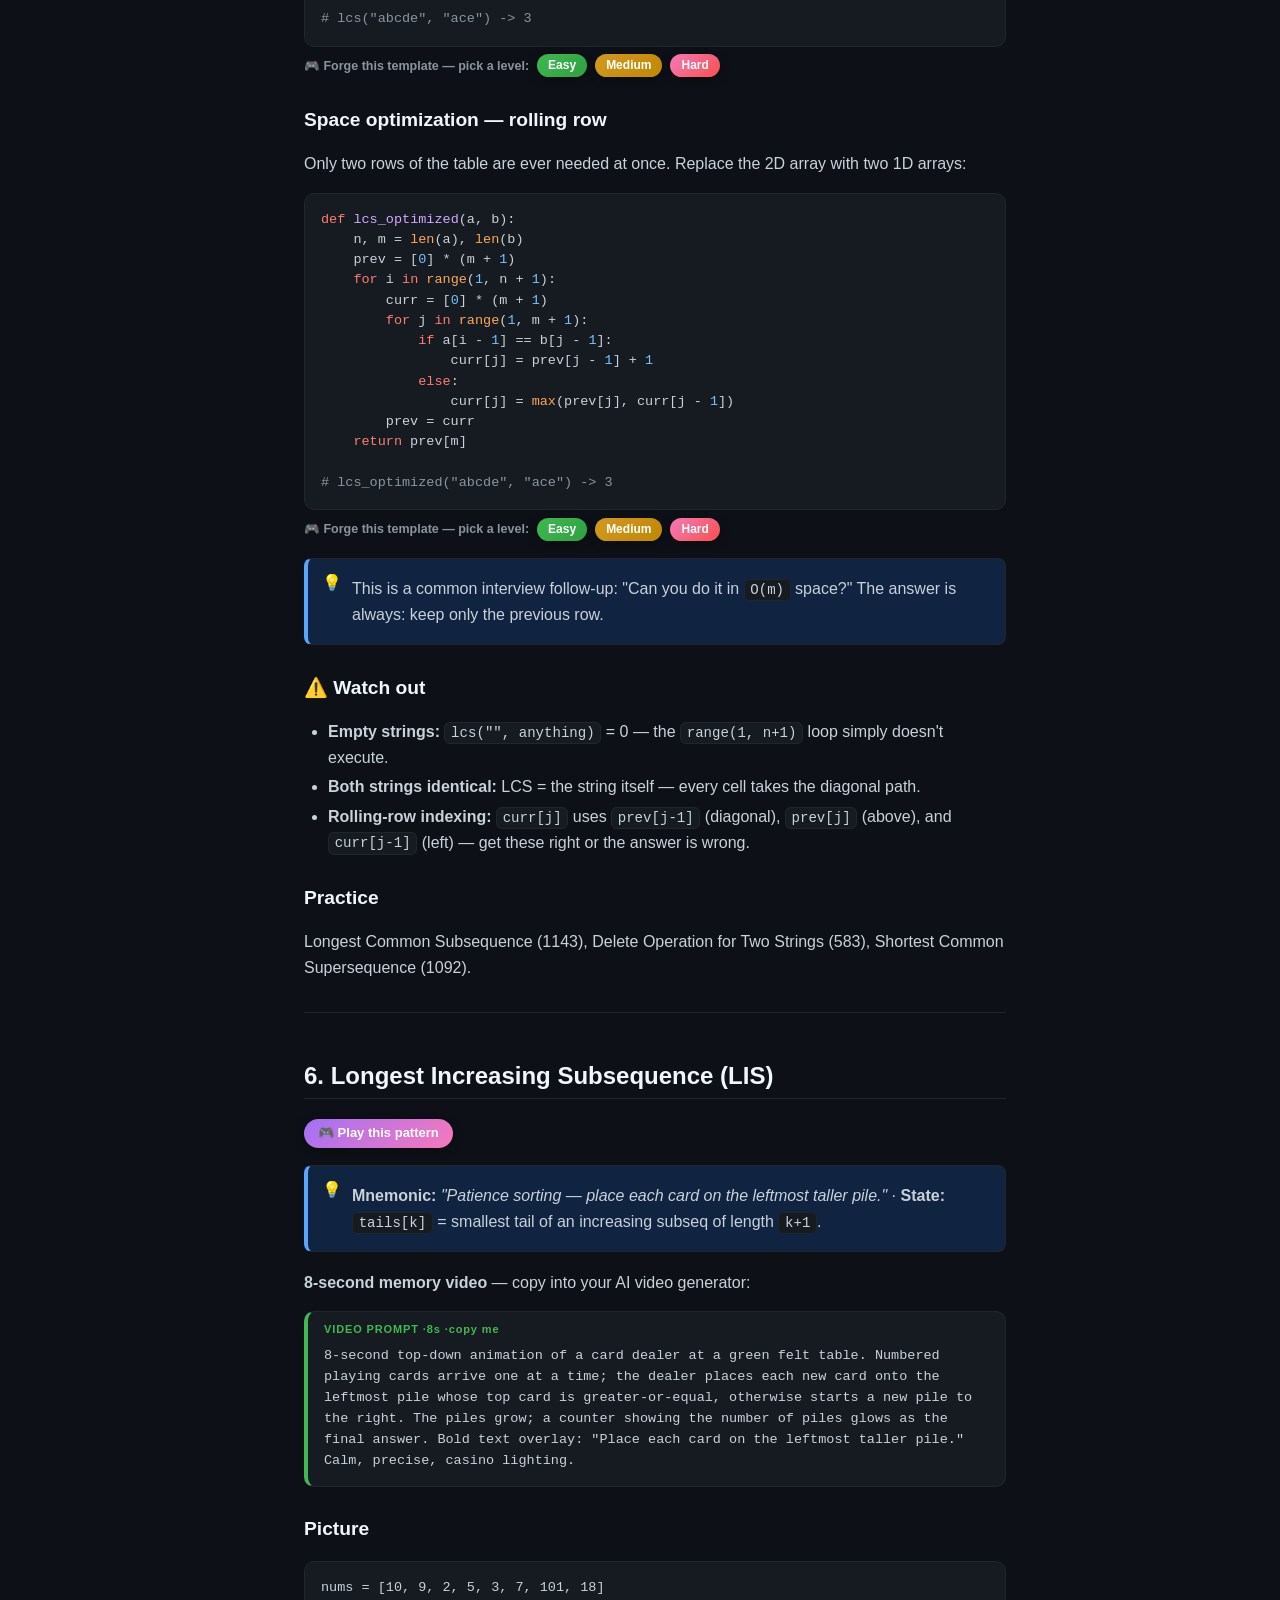
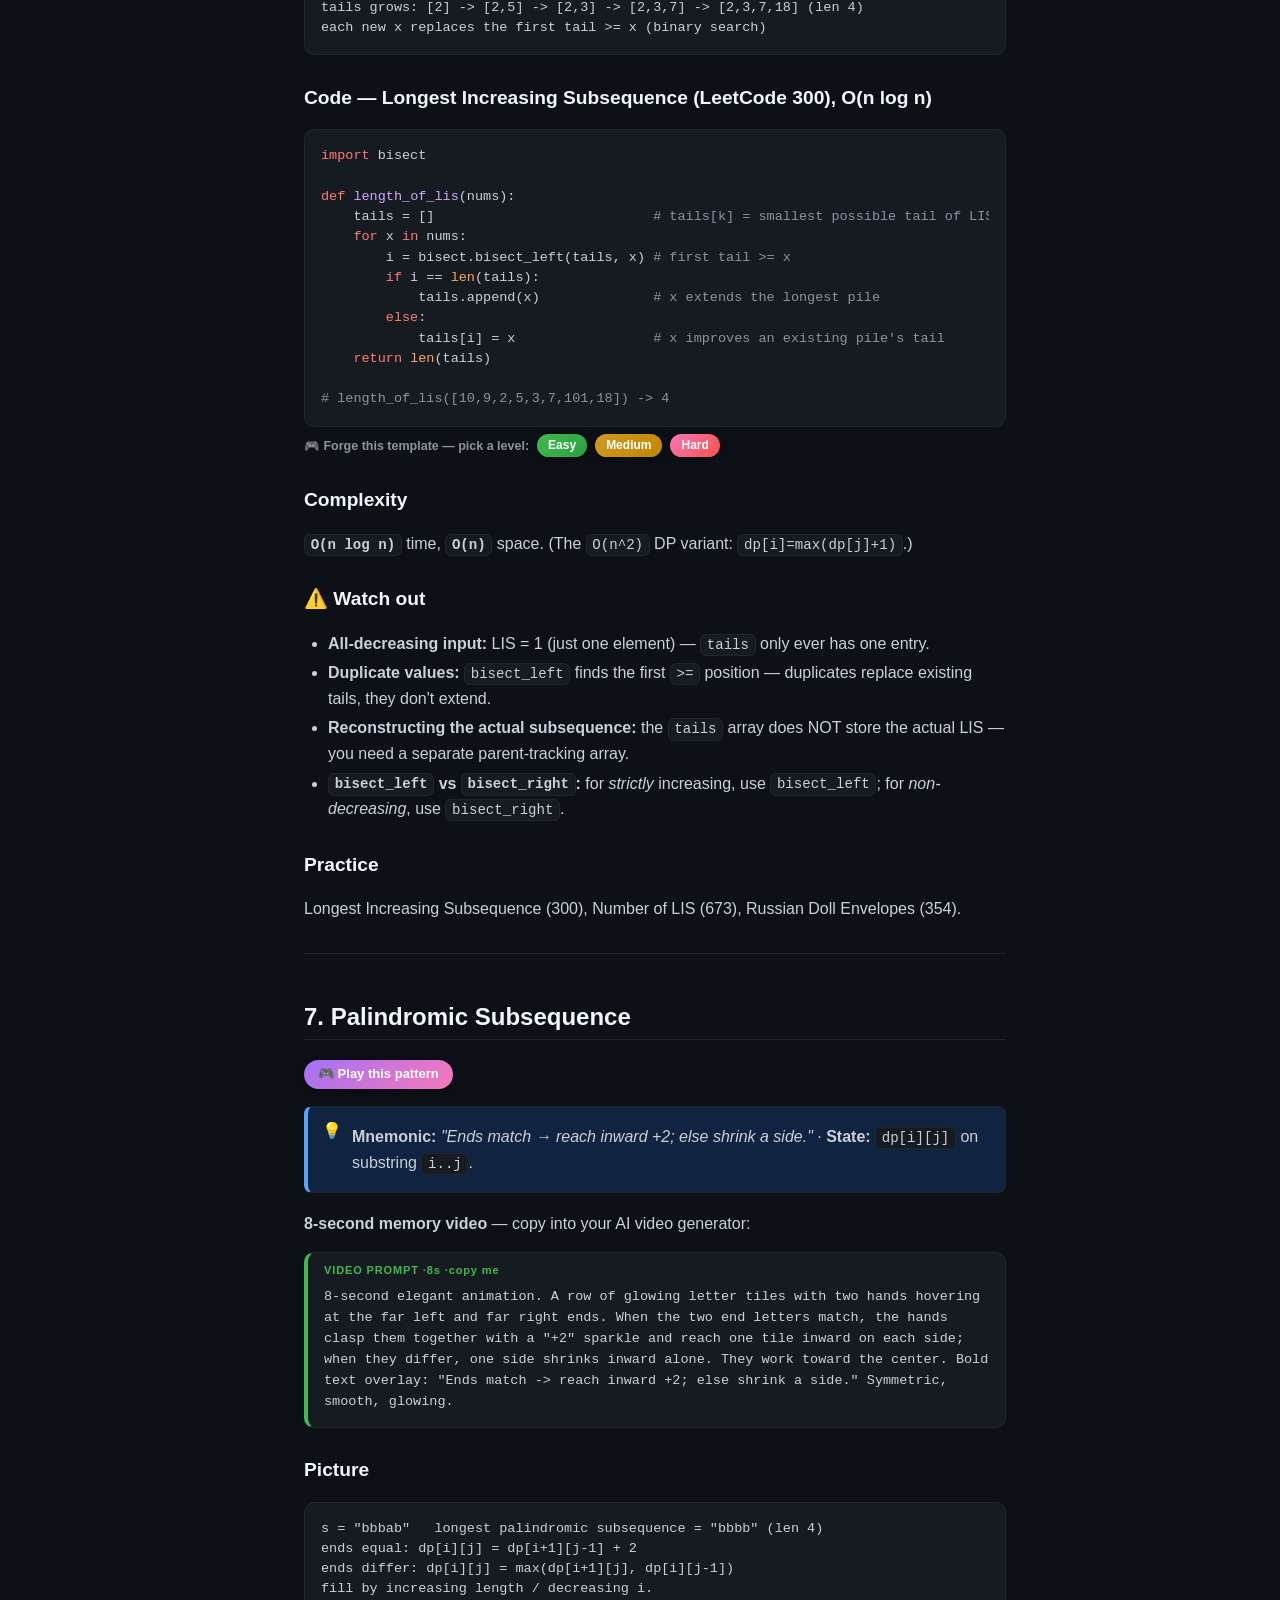
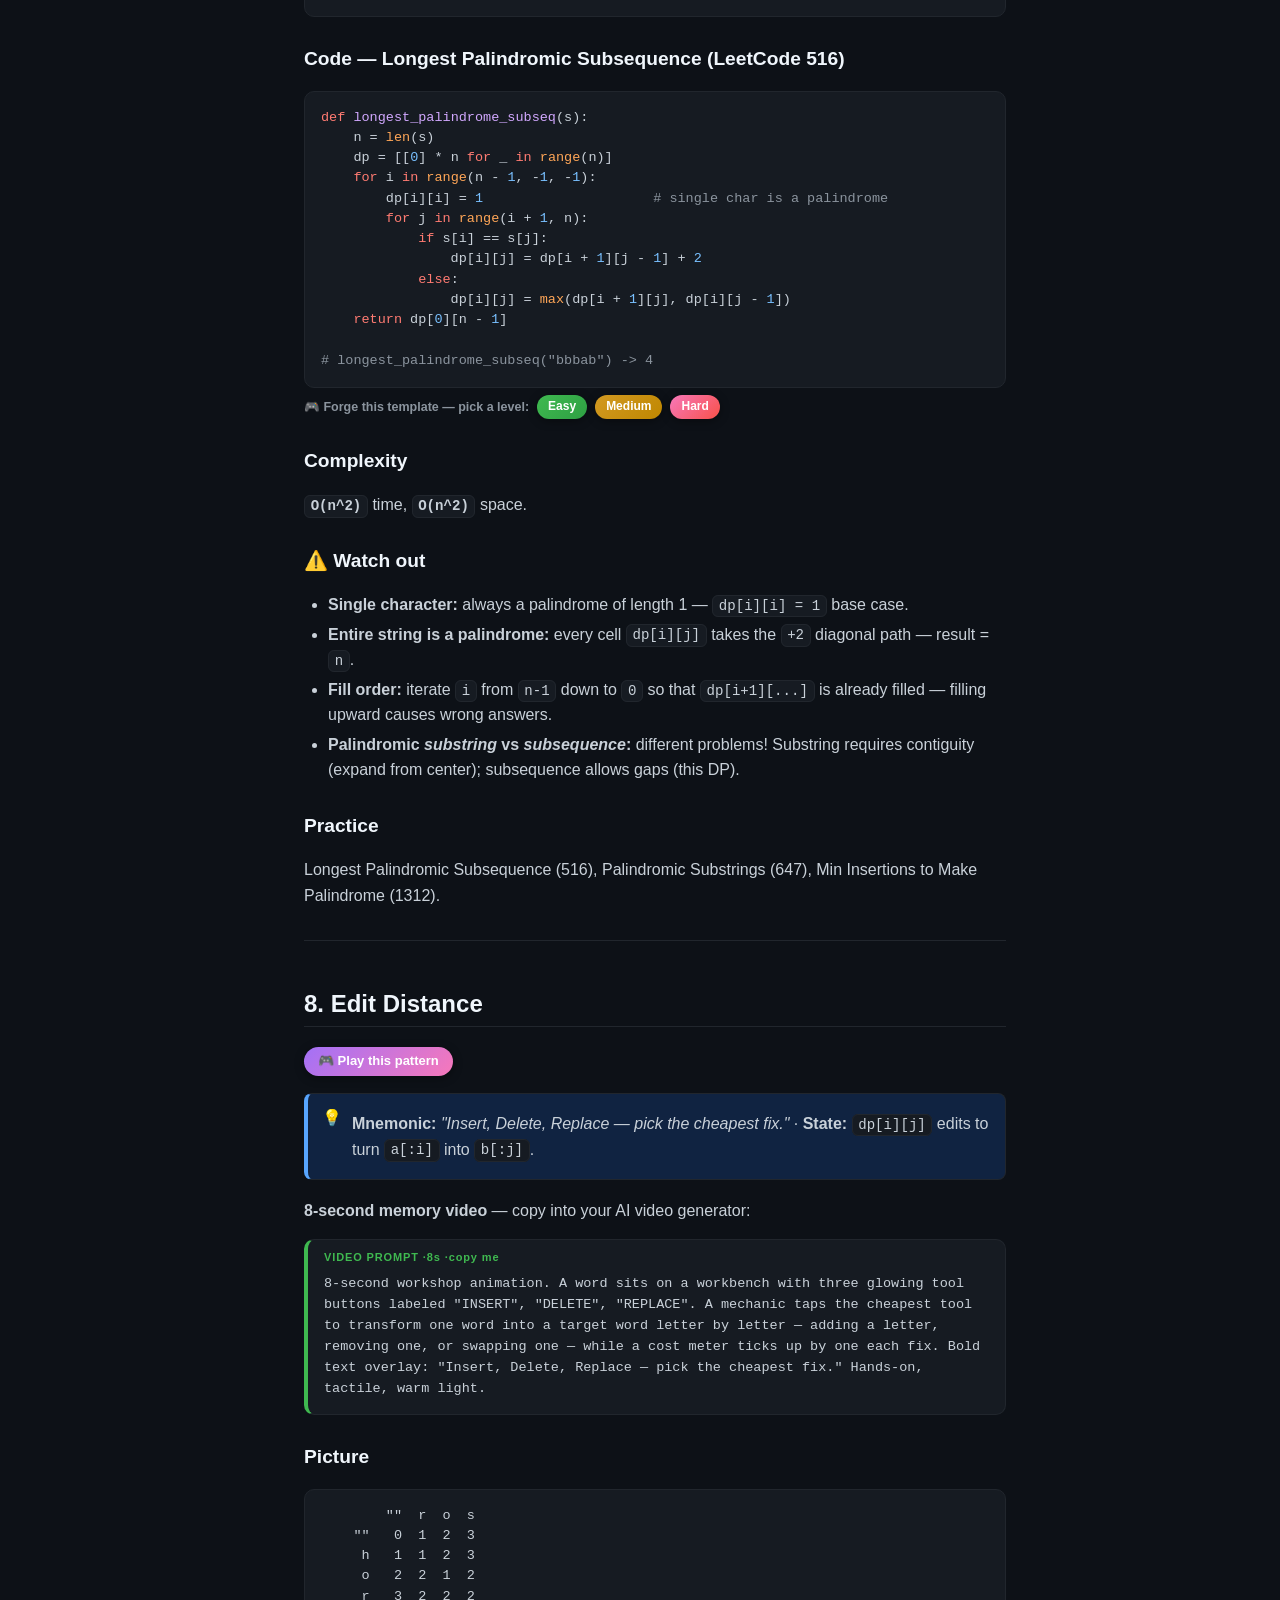
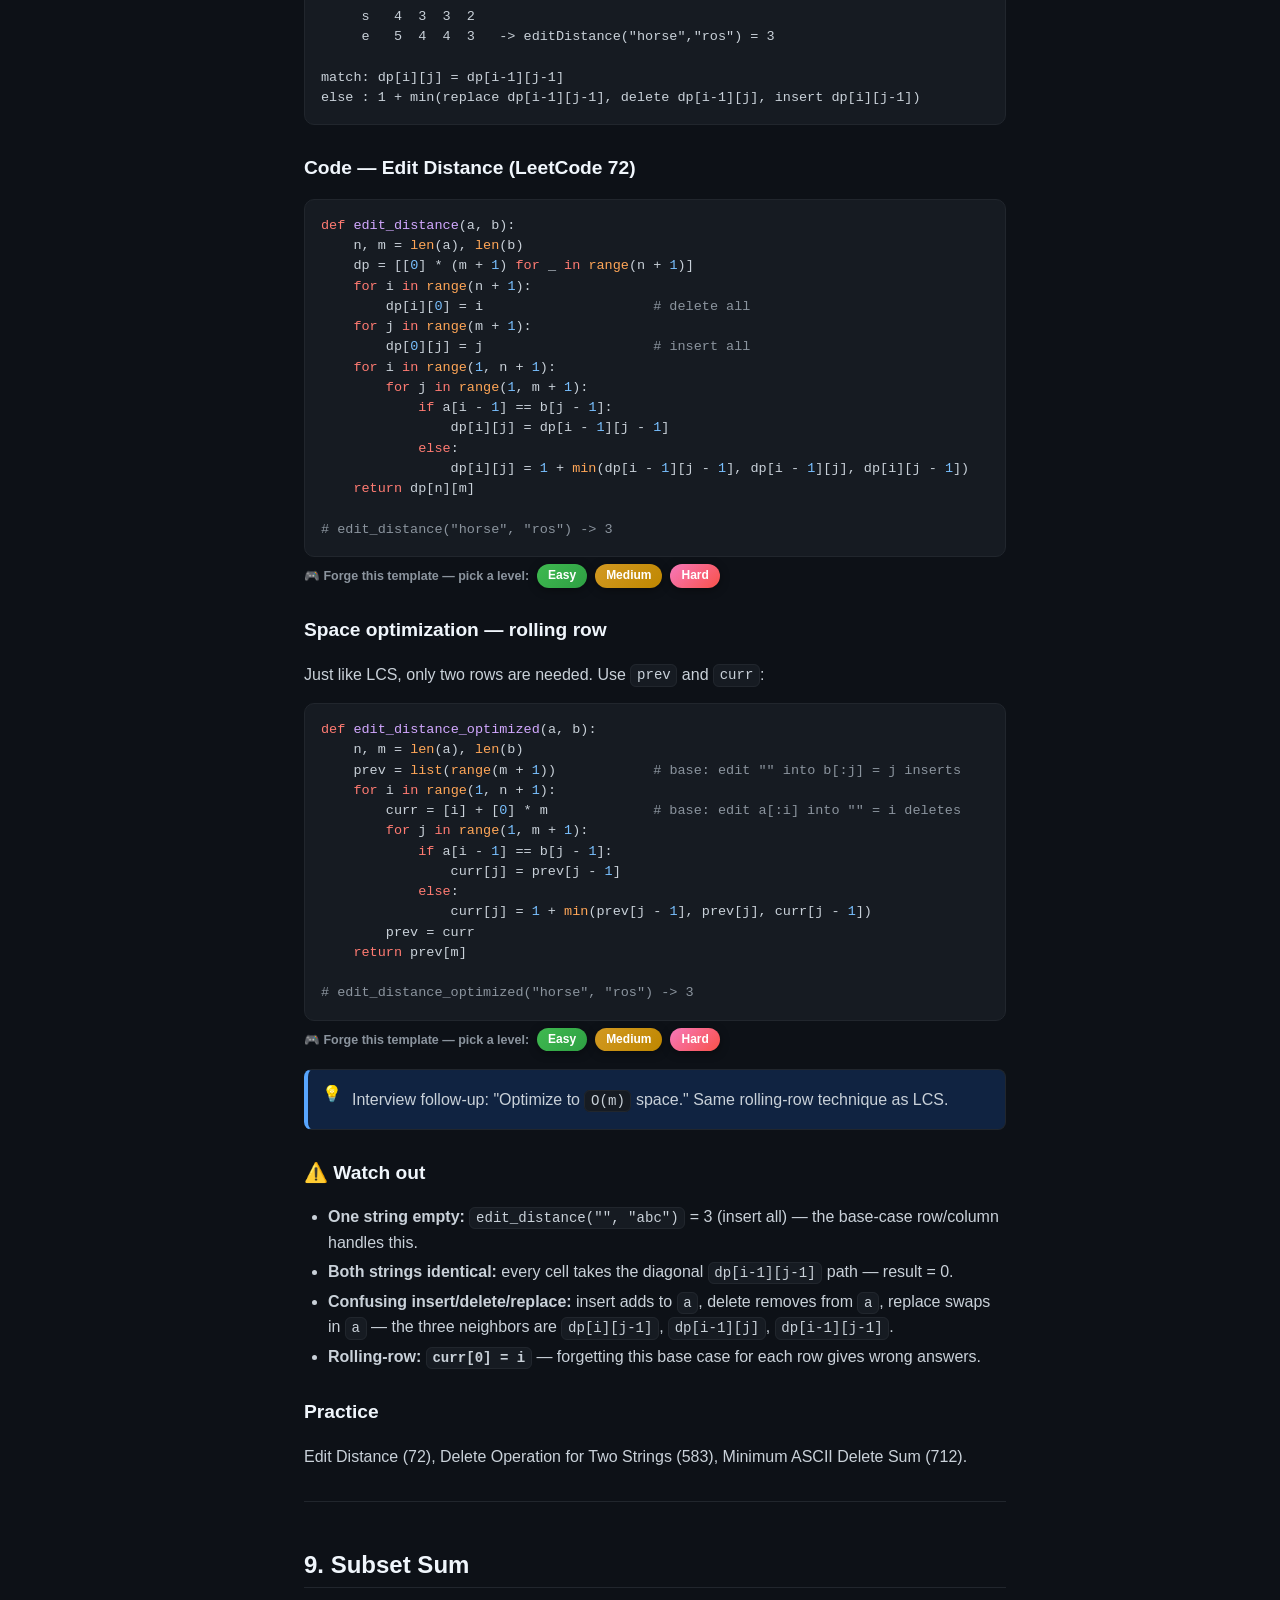
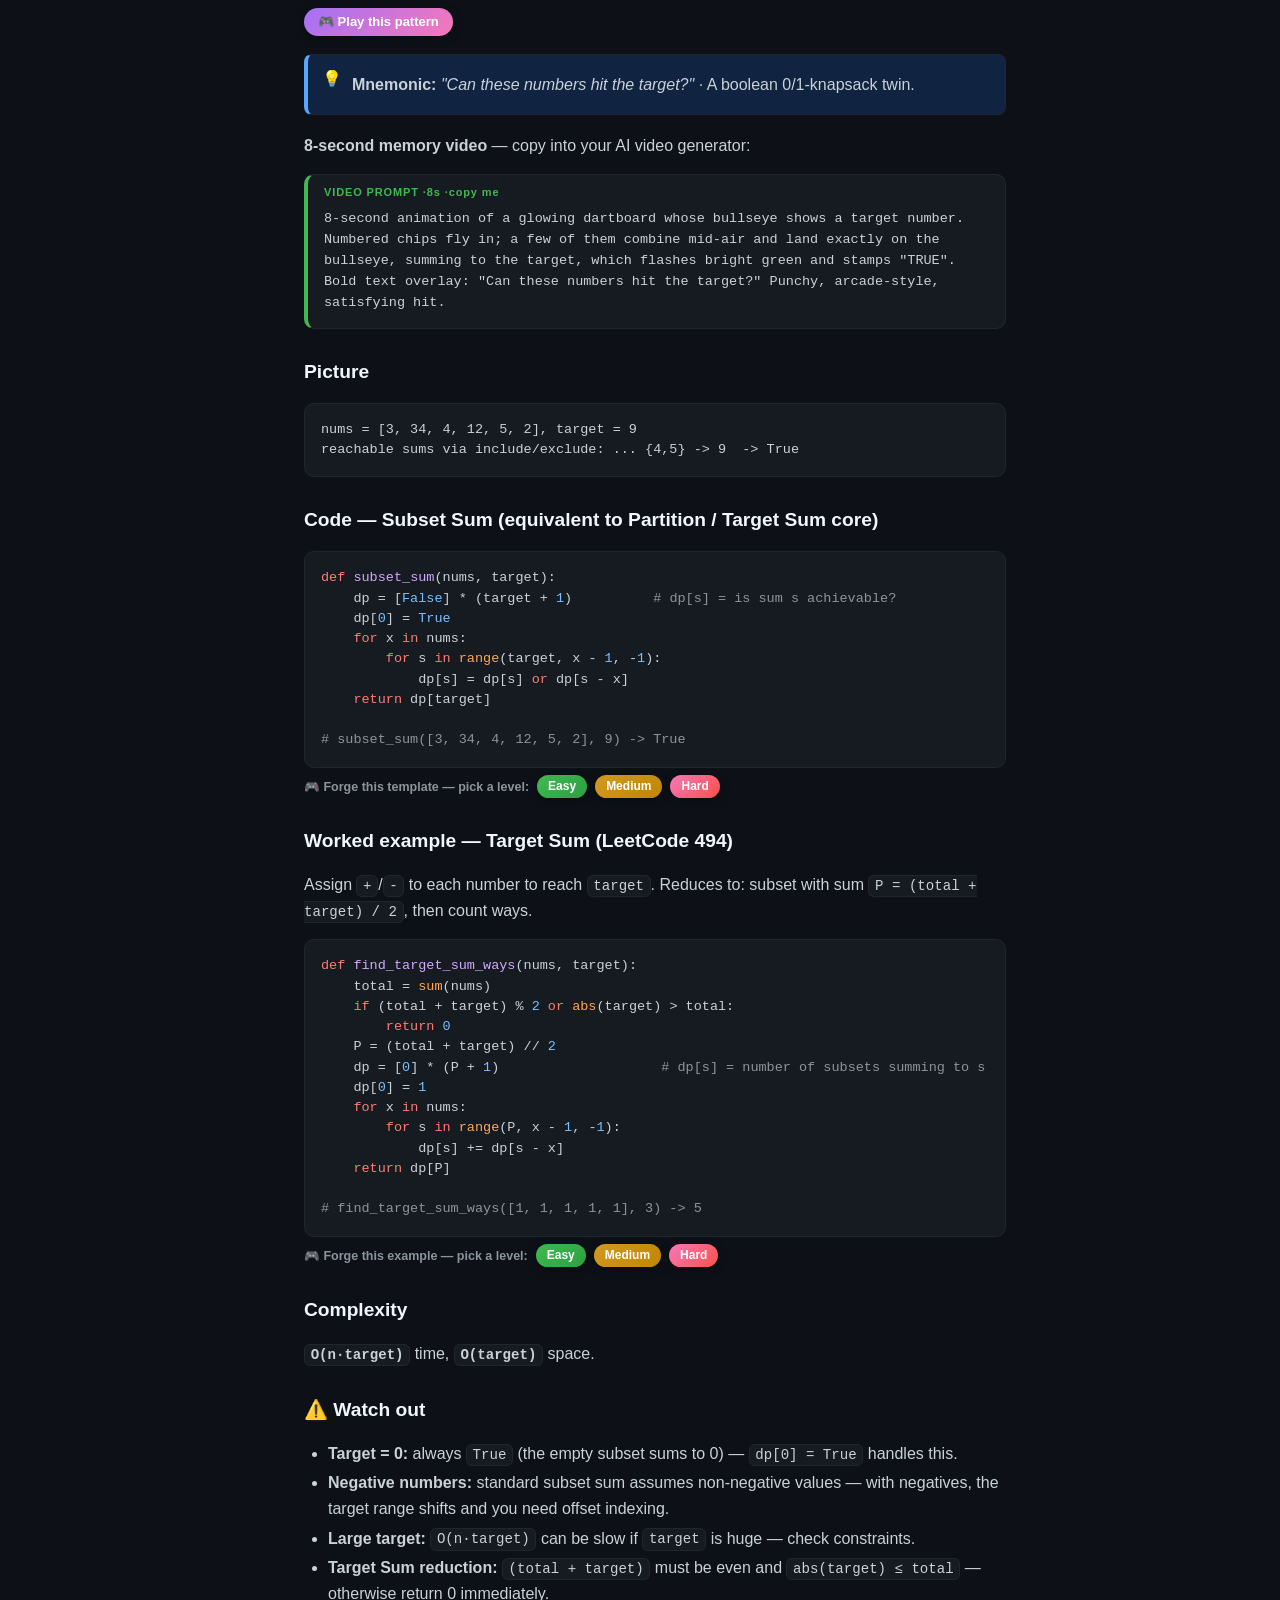
<file: docs/02-dynamic-programming.html>
<!DOCTYPE html>
<html lang="en" data-theme="dark">
<head>
<meta charset="utf-8">
<meta name="viewport" content="width=device-width, initial-scale=1">
<title>2 · 20 DP Patterns · DSA Mastery</title>
<link rel="stylesheet" href="vendor/github-dark.min.css" id="hljs-dark">
<link rel="stylesheet" href="vendor/github.min.css" id="hljs-light" disabled>
<link rel="stylesheet" href="assets/app.css">
</head>
<body>
<header class="topbar">
  <button id="menuBtn" class="icon-btn" aria-label="Toggle navigation">&#9776;</button>
  <a class="brand" href="index.html"><span class="brand-mark">{ }</span> DSA Mastery</a>
  <div class="spacer"></div>
  <a id="gameBtn" class="icon-btn game-btn" href="game/index.html" aria-label="Play Pattern Forge" title="Pattern Forge — full game mode">&#127918;</a>
  <button id="themeBtn" class="icon-btn" aria-label="Toggle theme" title="Toggle light / dark">&#9789;</button>
  <button id="searchBtn" class="icon-btn search-toggle" aria-label="Search" title="Search patterns">&#128269;</button>
</header>

<div id="searchOverlay" class="search-overlay">
  <div class="search-bar">
    <input id="searchInput" type="search" placeholder="Search patterns, topics, keywords…" autocomplete="off">
    <button id="searchClose" class="icon-btn" aria-label="Close search">&#10005;</button>
  </div>
  <ul id="searchResults" class="search-results"></ul>
</div>

<div class="layout">
  <nav id="sidebar" class="sidebar">
    <div class="sidebar-section">Chapters</div>
    <ul id="navList" class="nav-list"></ul>
    <div class="sidebar-foot">Generated from Markdown · regenerate with <code>build_site.py</code></div>
  </nav>

  <main class="content">
    <article id="article" class="markdown-body"></article>
    <footer class="page-foot">
      <span>DSA Mastery — pattern playbook</span>
    </footer>
  </main>

  <aside id="toc" class="toc">
    <div class="toc-title">On this page</div>
    <ul id="tocList" class="toc-list"></ul>
  </aside>
</div>

<button id="topBtn" class="top-btn" title="Back to top">&#8593;</button>

<script type="text/markdown" id="md-content">[base64]/[base64]/[base64]/[base64]/ICAgICAgICAgICAtPiBGaWJvbmFjY2kgLyBDb3VudCBXYXlzCk1heC9taW4gY29udGlndW91cyBydW4/ICAgICAgICAgICAgICAgICAgICAgICAgICAtPiBLYWRhbmUKUGljayBpdGVtcywgY2FwYWNpdHkgbGltaXQsIGVhY2ggb25jZT8gICAgICAgICAgIC0+IDAvMSBLbmFwc2FjayAvIFN1YnNldCBTdW0KLi4uaXRlbXMgcmV1c2FibGU/[base64]/ICAgICAgICAgICAgICAgICAgLT4gTElTClBhbGluZHJvbWUgb24gc3Vic3RyaW5nIGkuLmo/ICAgICAgICAgICAgICAgICAgICAtPiBQYWxpbmRyb21pYyBTdWJzZXF1ZW5jZQpTcGxpdCBhIHN0cmluZyBpbnRvIHZhbGlkIHBpZWNlcz8gICAgICAgICAgICAgICAgLT4gU3RyaW5nIFBhcnRpdGlvbgpDb3VudCBCU1RzIC8gcGFyZW50aGVzaXphdGlvbnM/ICAgICAgICAgICAgICAgICAgLT4gQ2F0YWxhbgpCZXN0IHNwbGl0IG9mIGFuIGludGVydmFsLCBjb21iaW5lIGNvc3Q/ICAgICAgICAgLT4gTWF0cml4IENoYWluIChpbnRlcnZhbCBEUCkKUGF0aC9jb3N0IG9uIGEgMkQgZ3JpZD8gICAgICAgICAgICAgICAgICAgICAgICAgICAtPiBEUCBvbiBHcmlkcwpBZ2dyZWdhdGUgb3ZlciBhIHRyZWUsIGNoaWxkcmVuLT5wYXJlbnQ/[base64]</script>
<script>window.__NAV__ = [{"href":"index.html","title":"Home & Roadmap"},{"href":"00-complexity-foundations.html","title":"0 · Complexity Foundations"},{"href":"01-core-patterns.html","title":"1 · 15 Core Patterns"},{"href":"02-dynamic-programming.html","title":"2 · 20 DP Patterns"},{"href":"03-flashcards.html","title":"3 · Flashcards & Review"},{"href":"04-advanced-patterns.html","title":"4 · Advanced Patterns"},{"href":"05-progress-tracker.html","title":"5 · Progress Tracker"},{"href":"game/index.html","title":"\u25B6 Play: Pattern Forge"}];</script>
<script>window.__SEARCH_INDEX__ = [[{"text": "DSA Mastery — The Pattern Playbook", "snippet": "> A memorization-first study guide for the **15 core LeetCode patterns** and the", "id": "dsa-mastery--the-pattern-playbook", "page": "index.html", "pageTitle": "Home & Roadmap"}, {"text": "Read it as a website (recommended)", "snippet": "Open [`site/index.html`](./site/index.html) in your browser for a styled, navigable", "id": "read-it-as-a-website-recommended", "page": "index.html", "pageTitle": "Home & Roadmap"}, {"text": "▶ Play it: **Pattern Forge** (memorize by doing)", "snippet": "Open [`site/game/index.html`](./site/game/index.html) — or click the 🎮 button / the", "id": "-play-it-pattern-forge-memorize-by-doing", "page": "index.html", "pageTitle": "Home & Roadmap"}, {"text": "How to use this folder", "snippet": "", "id": "how-to-use-this-folder", "page": "index.html", "pageTitle": "Home & Roadmap"}, {"text": "The Big Picture — one mental map", "snippet": "Almost every problem reduces to: **\"what shape is my data, and what am I looking for?\"**", "id": "the-big-picture--one-mental-map", "page": "index.html", "pageTitle": "Home & Roadmap"}, {"text": "Master Mnemonic — \"**PT-SF-LM-TO-MB-BD-BM-B**\"", "snippet": "A single sentence to recall all 15 core patterns in order. Read the bold letters:", "id": "master-mnemonic--pt-sf-lm-to-mb-bd-bm-b", "page": "index.html", "pageTitle": "Home & Roadmap"}, {"text": "Complexity at a glance (memorize this ladder)", "snippet": "From fastest to slowest — chant it: **\"one, log, root-n, n, n-log-n, n-squared, two-to-the-n, n-factorial.\"**", "id": "complexity-at-a-glance-memorize-this-ladder", "page": "index.html", "pageTitle": "Home & Roadmap"}, {"text": "Pattern → Complexity quick reference", "snippet": "", "id": "pattern--complexity-quick-reference", "page": "index.html", "pageTitle": "Home & Roadmap"}, {"text": "Core patterns", "snippet": "", "id": "core-patterns", "page": "index.html", "pageTitle": "Home & Roadmap"}, {"text": "DP patterns", "snippet": "", "id": "dp-patterns", "page": "index.html", "pageTitle": "Home & Roadmap"}, {"text": "A 4-week study plan", "snippet": "- **Week 1 — Arrays/Strings/Lists:** Patterns 1–9. Two problems each.", "id": "a-4-week-study-plan", "page": "index.html", "pageTitle": "Home & Roadmap"}, {"text": "00 — Complexity Foundations & Data-Structure Cheat Sheet", "snippet": "> Before patterns, you need a feel for **cost**. This file gives you the Big-O", "id": "00--complexity-foundations--data-structure-cheat-sheet", "page": "00-complexity-foundations.html", "pageTitle": "0 · Complexity Foundations"}, {"text": "1. What Big-O actually measures", "snippet": "Big-O describes **how the running time (or memory) grows as the input `n` grows** —", "id": "1-what-big-o-actually-measures", "page": "00-complexity-foundations.html", "pageTitle": "0 · Complexity Foundations"}, {"text": "2. How to RECOGNIZE each complexity (pattern-matching cheat)", "snippet": "", "id": "2-how-to-recognize-each-complexity-pattern-matching-cheat", "page": "00-complexity-foundations.html", "pageTitle": "0 · Complexity Foundations"}, {"text": "3. Amortized vs worst case (one gotcha)", "snippet": "- **`list.append`** in Python is *amortized* `O(1)` — occasionally it resizes", "id": "3-amortized-vs-worst-case-one-gotcha", "page": "00-complexity-foundations.html", "pageTitle": "0 · Complexity Foundations"}, {"text": "4. Visualizing growth (relative steps for n = 100)", "snippet": "O(1)        | ▏ 1", "id": "4-visualizing-growth-relative-steps-for-n--100", "page": "00-complexity-foundations.html", "pageTitle": "0 · Complexity Foundations"}, {"text": "5. DATA-STRUCTURE OPERATION COSTS — memorize this", "snippet": "", "id": "5-data-structure-operation-costs--memorize-this", "page": "00-complexity-foundations.html", "pageTitle": "0 · Complexity Foundations"}, {"text": "6. Common algorithm complexities — memorize this", "snippet": "", "id": "6-common-algorithm-complexities--memorize-this", "page": "00-complexity-foundations.html", "pageTitle": "0 · Complexity Foundations"}, {"text": "7. The two Python imports you'll use constantly", "snippet": "import heapq                       # min-heap: heappush, heappop, heapify, nlargest, nsmallest", "id": "7-the-two-python-imports-youll-use-constantly", "page": "00-complexity-foundations.html", "pageTitle": "0 · Complexity Foundations"}, {"text": "Min-heap", "snippet": "h = []", "id": "min-heap", "page": "00-complexity-foundations.html", "pageTitle": "0 · Complexity Foundations"}, {"text": "Max-heap trick: push negatives", "snippet": "heapq.heappush(h, -value)", "id": "max-heap-trick-push-negatives", "page": "00-complexity-foundations.html", "pageTitle": "0 · Complexity Foundations"}, {"text": "Deque (queue/stack)", "snippet": "dq = deque()", "id": "deque-queuestack", "page": "00-complexity-foundations.html", "pageTitle": "0 · Complexity Foundations"}, {"text": "Counter", "snippet": "freq = Counter(\"aabbbc\")     # {'b':3,'a':2,'c':1}", "id": "counter", "page": "00-complexity-foundations.html", "pageTitle": "0 · Complexity Foundations"}, {"text": "01 — The 15 Core Patterns", "snippet": "Ordered for learning: **arrays/strings → linked lists → stacks/heaps/intervals →", "id": "01--the-15-core-patterns", "page": "01-core-patterns.html", "pageTitle": "1 · 15 Core Patterns"}, {"text": "1. Prefix Sum", "snippet": "> **Mnemonic:** *\"Pre-cook the sums, serve ranges instantly.\"*", "id": "1-prefix-sum", "page": "01-core-patterns.html", "pageTitle": "1 · 15 Core Patterns"}, {"text": "Picture", "snippet": "Turn the array into running totals. A range sum becomes one subtraction.", "id": "picture", "page": "01-core-patterns.html", "pageTitle": "1 · 15 Core Patterns"}, {"text": "When to use", "snippet": "- Many **range-sum queries** on a static array.", "id": "when-to-use", "page": "01-core-patterns.html", "pageTitle": "1 · 15 Core Patterns"}, {"text": "Template", "snippet": "def build_prefix(nums):", "id": "template", "page": "01-core-patterns.html", "pageTitle": "1 · 15 Core Patterns"}, {"text": "Worked example — Subarray Sum Equals K (LeetCode 560)", "snippet": "Count subarrays whose sum equals `k`. The trick: a running sum + a hash map of", "id": "worked-example--subarray-sum-equals-k-leetcode-560", "page": "01-core-patterns.html", "pageTitle": "1 · 15 Core Patterns"}, {"text": "subarray_sum([1, 1, 1], 2) -> 2", "snippet": "- Build: **`O(n)` time**, query: **`O(1)`**. Hash-map version: **`O(n)` time, `O(n)` space.**", "id": "subarray_sum1-1-1-2---2", "page": "01-core-patterns.html", "pageTitle": "1 · 15 Core Patterns"}, {"text": "Complexity", "snippet": "- Build: **`O(n)` time**, query: **`O(1)`**. Hash-map version: **`O(n)` time, `O(n)` space.**", "id": "complexity", "page": "01-core-patterns.html", "pageTitle": "1 · 15 Core Patterns"}, {"text": "⚠️ Watch out", "snippet": "- **Empty array:** handle `len(nums) == 0` before building the prefix.", "id": "-watch-out", "page": "01-core-patterns.html", "pageTitle": "1 · 15 Core Patterns"}, {"text": "Practice", "snippet": "- Range Sum Query – Immutable (303), Contiguous Array (525), Subarray Sum Equals K (560).", "id": "practice", "page": "01-core-patterns.html", "pageTitle": "1 · 15 Core Patterns"}, {"text": "2. Two Pointers", "snippet": "> **Mnemonic:** *\"Squeeze from both ends.\"*", "id": "2-two-pointers", "page": "01-core-patterns.html", "pageTitle": "1 · 15 Core Patterns"}, {"text": "Picture", "snippet": "On a **sorted** array, walk `left` up and `right` down based on the comparison.", "id": "picture-1", "page": "01-core-patterns.html", "pageTitle": "1 · 15 Core Patterns"}, {"text": "When to use", "snippet": "- **Sorted** input, find a pair/triplet meeting a condition.", "id": "when-to-use-1", "page": "01-core-patterns.html", "pageTitle": "1 · 15 Core Patterns"}, {"text": "Template", "snippet": "def two_sum_sorted(nums, target):", "id": "template-1", "page": "01-core-patterns.html", "pageTitle": "1 · 15 Core Patterns"}, {"text": "Worked example — 3Sum (LeetCode 15)", "snippet": "Fix one number, two-pointer the rest. Sorting enables both the scan and dedup.", "id": "worked-example--3sum-leetcode-15", "page": "01-core-patterns.html", "pageTitle": "1 · 15 Core Patterns"}, {"text": "three_sum([-1, 0, 1, 2, -1, -4]) -> [[-1, -1, 2], [-1, 0, 1]]", "snippet": "- Pair scan: **`O(n)`** time, **`O(1)`** space (plus `O(n log n)` if you must sort).", "id": "three_sum-1-0-1-2--1--4----1--1-2--1-0-1", "page": "01-core-patterns.html", "pageTitle": "1 · 15 Core Patterns"}, {"text": "Complexity", "snippet": "- Pair scan: **`O(n)`** time, **`O(1)`** space (plus `O(n log n)` if you must sort).", "id": "complexity-1", "page": "01-core-patterns.html", "pageTitle": "1 · 15 Core Patterns"}, {"text": "⚠️ Watch out", "snippet": "- **Input must be sorted** (or you sort first) — two pointers on unsorted data gives wrong answers.", "id": "-watch-out-1", "page": "01-core-patterns.html", "pageTitle": "1 · 15 Core Patterns"}, {"text": "Practice", "snippet": "- Two Sum II (167), 3Sum (15), Container With Most Water (11).", "id": "practice-1", "page": "01-core-patterns.html", "pageTitle": "1 · 15 Core Patterns"}, {"text": "3. Sliding Window", "snippet": "> **Mnemonic:** *\"Grow right, shrink left, keep the best.\"*", "id": "3-sliding-window", "page": "01-core-patterns.html", "pageTitle": "1 · 15 Core Patterns"}, {"text": "Picture", "snippet": "A window `[left, right]` slides across; expand to include, contract to stay valid.", "id": "picture-2", "page": "01-core-patterns.html", "pageTitle": "1 · 15 Core Patterns"}, {"text": "When to use", "snippet": "- **Contiguous** subarray/substring asking for max/min/longest/shortest.", "id": "when-to-use-2", "page": "01-core-patterns.html", "pageTitle": "1 · 15 Core Patterns"}, {"text": "Template — fixed size", "snippet": "def max_sum_subarray(nums, k):", "id": "template--fixed-size", "page": "01-core-patterns.html", "pageTitle": "1 · 15 Core Patterns"}, {"text": "Template — variable size", "snippet": "def longest_unique_substring(s):         # LeetCode 3", "id": "template--variable-size", "page": "01-core-patterns.html", "pageTitle": "1 · 15 Core Patterns"}, {"text": "longest_unique_substring(\"abcabcbb\") -> 3  (\"abc\")", "snippet": "- **`O(n)`** time (each element enters and leaves once), **`O(1)`–`O(k)`** space.", "id": "longest_unique_substringabcabcbb---3--abc", "page": "01-core-patterns.html", "pageTitle": "1 · 15 Core Patterns"}, {"text": "Complexity", "snippet": "- **`O(n)`** time (each element enters and leaves once), **`O(1)`–`O(k)`** space.", "id": "complexity-2", "page": "01-core-patterns.html", "pageTitle": "1 · 15 Core Patterns"}, {"text": "⚠️ Watch out", "snippet": "- **Window size > array length:** for fixed-size windows, check `k <= len(nums)` first.", "id": "-watch-out-2", "page": "01-core-patterns.html", "pageTitle": "1 · 15 Core Patterns"}, {"text": "Practice", "snippet": "- Maximum Average Subarray I (643), Longest Substring Without Repeating (3), Minimum Window Substring (76).", "id": "practice-2", "page": "01-core-patterns.html", "pageTitle": "1 · 15 Core Patterns"}, {"text": "4. Fast & Slow Pointers", "snippet": "> **Mnemonic:** *\"Tortoise and Hare — the hare laps the loop.\"*", "id": "4-fast--slow-pointers", "page": "01-core-patterns.html", "pageTitle": "1 · 15 Core Patterns"}, {"text": "Picture", "snippet": "`slow` moves 1 step, `fast` moves 2. In a cycle, `fast` eventually meets `slow`.", "id": "picture-3", "page": "01-core-patterns.html", "pageTitle": "1 · 15 Core Patterns"}, {"text": "When to use", "snippet": "- Detect a **cycle** in a linked list / functional graph.", "id": "when-to-use-3", "page": "01-core-patterns.html", "pageTitle": "1 · 15 Core Patterns"}, {"text": "Template", "snippet": "class ListNode:", "id": "template-2", "page": "01-core-patterns.html", "pageTitle": "1 · 15 Core Patterns"}, {"text": "Worked example — Find the Duplicate Number (LeetCode 287)", "snippet": "Treat the array as a linked list where `i -> nums[i]`. The duplicate is the cycle entry.", "id": "worked-example--find-the-duplicate-number-leetcode-287", "page": "01-core-patterns.html", "pageTitle": "1 · 15 Core Patterns"}, {"text": "find_duplicate([1, 3, 4, 2, 2]) -> 2", "snippet": "- **`O(n)`** time, **`O(1)`** space.", "id": "find_duplicate1-3-4-2-2---2", "page": "01-core-patterns.html", "pageTitle": "1 · 15 Core Patterns"}, {"text": "Complexity", "snippet": "- **`O(n)`** time, **`O(1)`** space.", "id": "complexity-3", "page": "01-core-patterns.html", "pageTitle": "1 · 15 Core Patterns"}, {"text": "⚠️ Watch out", "snippet": "- **Empty list / single node:** `while fast and fast.next` handles this — if you forget `fast.next`, you'll crash on sin", "id": "-watch-out-3", "page": "01-core-patterns.html", "pageTitle": "1 · 15 Core Patterns"}, {"text": "Practice", "snippet": "- Linked List Cycle (141), Happy Number (202), Find the Duplicate Number (287).", "id": "practice-3", "page": "01-core-patterns.html", "pageTitle": "1 · 15 Core Patterns"}, {"text": "5. LinkedList In-place Reversal", "snippet": "> **Mnemonic:** *\"Three hands: prev, curr, next — flip and march.\"*", "id": "5-linkedlist-in-place-reversal", "page": "01-core-patterns.html", "pageTitle": "1 · 15 Core Patterns"}, {"text": "Picture", "snippet": "Reverse pointers one node at a time without extra memory.", "id": "picture-4", "page": "01-core-patterns.html", "pageTitle": "1 · 15 Core Patterns"}, {"text": "When to use", "snippet": "- Reverse a whole list or a **sublist**; reverse in **groups of k**.", "id": "when-to-use-4", "page": "01-core-patterns.html", "pageTitle": "1 · 15 Core Patterns"}, {"text": "Template — full reversal", "snippet": "def reverse_list(head):", "id": "template--full-reversal", "page": "01-core-patterns.html", "pageTitle": "1 · 15 Core Patterns"}, {"text": "Worked example — Reverse Linked List II (LeetCode 92)", "snippet": "Reverse only positions `m..n` using a dummy head to simplify edge cases.", "id": "worked-example--reverse-linked-list-ii-leetcode-92", "page": "01-core-patterns.html", "pageTitle": "1 · 15 Core Patterns"}, {"text": "Complexity", "snippet": "- **`O(n)`** time, **`O(1)`** space.", "id": "complexity-4", "page": "01-core-patterns.html", "pageTitle": "1 · 15 Core Patterns"}, {"text": "⚠️ Watch out", "snippet": "- **Single node:** `curr.next` is `None`, so the loop body never executes — returns correctly, but verify.", "id": "-watch-out-4", "page": "01-core-patterns.html", "pageTitle": "1 · 15 Core Patterns"}, {"text": "Practice", "snippet": "- Reverse Linked List (206), Reverse Linked List II (92), Swap Nodes in Pairs (24).", "id": "practice-4", "page": "01-core-patterns.html", "pageTitle": "1 · 15 Core Patterns"}, {"text": "6. Monotonic Stack", "snippet": "> **Mnemonic:** *\"Keep the stack tidy; pop the losers when a bigger one arrives.\"*", "id": "6-monotonic-stack", "page": "01-core-patterns.html", "pageTitle": "1 · 15 Core Patterns"}, {"text": "Picture", "snippet": "A stack kept increasing/decreasing. New element pops everything it beats —", "id": "picture-5", "page": "01-core-patterns.html", "pageTitle": "1 · 15 Core Patterns"}, {"text": "When to use", "snippet": "- **Next greater / next smaller** element; spans; largest rectangle; daily temperatures.", "id": "when-to-use-5", "page": "01-core-patterns.html", "pageTitle": "1 · 15 Core Patterns"}, {"text": "Template", "snippet": "def next_greater(nums):", "id": "template-3", "page": "01-core-patterns.html", "pageTitle": "1 · 15 Core Patterns"}, {"text": "next_greater([2, 1, 2, 4, 3]) -> [4, 2, 4, -1, -1]", "snippet": "How many days until a warmer temperature? Store indices, pop when warmer.", "id": "next_greater2-1-2-4-3---4-2-4--1--1", "page": "01-core-patterns.html", "pageTitle": "1 · 15 Core Patterns"}, {"text": "Worked example — Daily Temperatures (LeetCode 739)", "snippet": "How many days until a warmer temperature? Store indices, pop when warmer.", "id": "worked-example--daily-temperatures-leetcode-739", "page": "01-core-patterns.html", "pageTitle": "1 · 15 Core Patterns"}, {"text": "daily_temperatures([73,74,75,71,69,72,76,73]) -> [1,1,4,2,1,1,0,0]", "snippet": "- **`O(n)`** time (each index pushed/popped once), **`O(n)`** space.", "id": "daily_temperatures7374757169727673---11421100", "page": "01-core-patterns.html", "pageTitle": "1 · 15 Core Patterns"}, {"text": "Complexity", "snippet": "- **`O(n)`** time (each index pushed/popped once), **`O(n)`** space.", "id": "complexity-5", "page": "01-core-patterns.html", "pageTitle": "1 · 15 Core Patterns"}, {"text": "⚠️ Watch out", "snippet": "- **All ascending or all descending:** the stack might never pop (ascending) or pop everything immediately (descending) ", "id": "-watch-out-5", "page": "01-core-patterns.html", "pageTitle": "1 · 15 Core Patterns"}, {"text": "Practice", "snippet": "- Next Greater Element I (496), Daily Temperatures (739), Largest Rectangle in Histogram (84).", "id": "practice-5", "page": "01-core-patterns.html", "pageTitle": "1 · 15 Core Patterns"}, {"text": "7. Top 'K' Elements (Heap)", "snippet": "> **Mnemonic:** *\"Keep a heap of size K; kick out the weakest.\"*", "id": "7-top-k-elements-heap", "page": "01-core-patterns.html", "pageTitle": "1 · 15 Core Patterns"}, {"text": "Picture", "snippet": "For the **K largest**, keep a **min-heap of size K**. The root is the weakest of", "id": "picture-6", "page": "01-core-patterns.html", "pageTitle": "1 · 15 Core Patterns"}, {"text": "When to use", "snippet": "- \"K largest / smallest / most frequent / closest.\" Streaming top-K.", "id": "when-to-use-6", "page": "01-core-patterns.html", "pageTitle": "1 · 15 Core Patterns"}, {"text": "Template", "snippet": "import heapq", "id": "template-4", "page": "01-core-patterns.html", "pageTitle": "1 · 15 Core Patterns"}, {"text": "kth_largest([3, 2, 1, 5, 6, 4], 2) -> 5", "snippet": "from collections import Counter", "id": "kth_largest3-2-1-5-6-4-2---5", "page": "01-core-patterns.html", "pageTitle": "1 · 15 Core Patterns"}, {"text": "Worked example — Top K Frequent Elements (LeetCode 347)", "snippet": "from collections import Counter", "id": "worked-example--top-k-frequent-elements-leetcode-347", "page": "01-core-patterns.html", "pageTitle": "1 · 15 Core Patterns"}, {"text": "top_k_frequent([1,1,1,2,2,3], 2) -> [1, 2]", "snippet": "- **`O(n log k)`** time, **`O(k)`** space. (Full sort would be `O(n log n)`.)", "id": "top_k_frequent111223-2---1-2", "page": "01-core-patterns.html", "pageTitle": "1 · 15 Core Patterns"}, {"text": "Complexity", "snippet": "- **`O(n log k)`** time, **`O(k)`** space. (Full sort would be `O(n log n)`.)", "id": "complexity-6", "page": "01-core-patterns.html", "pageTitle": "1 · 15 Core Patterns"}, {"text": "⚠️ Watch out", "snippet": "- **k = 0:** return empty — don't push anything.", "id": "-watch-out-6", "page": "01-core-patterns.html", "pageTitle": "1 · 15 Core Patterns"}, {"text": "Practice", "snippet": "- Kth Largest Element (215), Top K Frequent Elements (347), Find K Pairs with Smallest Sums (373).", "id": "practice-6", "page": "01-core-patterns.html", "pageTitle": "1 · 15 Core Patterns"}, {"text": "8. Overlapping Intervals", "snippet": "> **Mnemonic:** *\"Sort by start, then stitch the overlaps.\"*", "id": "8-overlapping-intervals", "page": "01-core-patterns.html", "pageTitle": "1 · 15 Core Patterns"}, {"text": "Picture", "snippet": "Two intervals `[a,b]` and `[c,d]` (sorted by start) overlap when `b >= c`.", "id": "picture-7", "page": "01-core-patterns.html", "pageTitle": "1 · 15 Core Patterns"}, {"text": "When to use", "snippet": "- **Merge**, insert, or count non-overlapping ranges; meeting rooms; calendars.", "id": "when-to-use-7", "page": "01-core-patterns.html", "pageTitle": "1 · 15 Core Patterns"}, {"text": "Template", "snippet": "def merge_intervals(intervals):", "id": "template-5", "page": "01-core-patterns.html", "pageTitle": "1 · 15 Core Patterns"}, {"text": "merge_intervals([[1,3],[2,6],[8,10],[15,18]]) -> [[1,6],[8,10],[15,18]]", "snippet": "Minimum removals to make intervals non-overlapping → greedily keep earliest finishers.", "id": "merge_intervals13268101518---168101518", "page": "01-core-patterns.html", "pageTitle": "1 · 15 Core Patterns"}, {"text": "Worked example — Non-overlapping Intervals (LeetCode 435)", "snippet": "Minimum removals to make intervals non-overlapping → greedily keep earliest finishers.", "id": "worked-example--non-overlapping-intervals-leetcode-435", "page": "01-core-patterns.html", "pageTitle": "1 · 15 Core Patterns"}, {"text": "erase_overlap_intervals([[1,2],[2,3],[3,4],[1,3]]) -> 1", "snippet": "- **`O(n log n)`** time (the sort dominates), **`O(n)`** space.", "id": "erase_overlap_intervals12233413---1", "page": "01-core-patterns.html", "pageTitle": "1 · 15 Core Patterns"}, {"text": "Complexity", "snippet": "- **`O(n log n)`** time (the sort dominates), **`O(n)`** space.", "id": "complexity-7", "page": "01-core-patterns.html", "pageTitle": "1 · 15 Core Patterns"}, {"text": "⚠️ Watch out", "snippet": "- **Single interval:** result is just that interval — make sure your loop still appends it.", "id": "-watch-out-7", "page": "01-core-patterns.html", "pageTitle": "1 · 15 Core Patterns"}, {"text": "Practice", "snippet": "- Merge Intervals (56), Insert Interval (57), Non-Overlapping Intervals (435).", "id": "practice-7", "page": "01-core-patterns.html", "pageTitle": "1 · 15 Core Patterns"}, {"text": "9. Modified Binary Search", "snippet": "> **Mnemonic:** *\"Halve and conquer — even when the array is twisted.\"*", "id": "9-modified-binary-search", "page": "01-core-patterns.html", "pageTitle": "1 · 15 Core Patterns"}, {"text": "Picture", "snippet": "Standard search halves the range. In a **rotated** array, one half is always sorted —", "id": "picture-8", "page": "01-core-patterns.html", "pageTitle": "1 · 15 Core Patterns"}, {"text": "When to use", "snippet": "- **Sorted / rotated** arrays; find target, boundary, first/last, or a peak.", "id": "when-to-use-8", "page": "01-core-patterns.html", "pageTitle": "1 · 15 Core Patterns"}, {"text": "Template — classic + boundary", "snippet": "def binary_search(nums, target):", "id": "template--classic--boundary", "page": "01-core-patterns.html", "pageTitle": "1 · 15 Core Patterns"}, {"text": "Worked example — Search in Rotated Sorted Array (LeetCode 33)", "snippet": "def search_rotated(nums, target):", "id": "worked-example--search-in-rotated-sorted-array-leetcode-33", "page": "01-core-patterns.html", "pageTitle": "1 · 15 Core Patterns"}, {"text": "search_rotated([4,5,6,7,0,1,2], 0) -> 4", "snippet": "- **`O(log n)`** time, **`O(1)`** space.", "id": "search_rotated4567012-0---4", "page": "01-core-patterns.html", "pageTitle": "1 · 15 Core Patterns"}, {"text": "Complexity", "snippet": "- **`O(log n)`** time, **`O(1)`** space.", "id": "complexity-8", "page": "01-core-patterns.html", "pageTitle": "1 · 15 Core Patterns"}, {"text": "⚠️ Watch out", "snippet": "- **Single element array:** `lo == hi == mid` — make sure you return it if it matches, not loop forever.", "id": "-watch-out-8", "page": "01-core-patterns.html", "pageTitle": "1 · 15 Core Patterns"}, {"text": "Practice", "snippet": "- Search in Rotated Sorted Array (33), Find Minimum in Rotated Sorted Array (153), Search a 2D Matrix II (240).", "id": "practice-8", "page": "01-core-patterns.html", "pageTitle": "1 · 15 Core Patterns"}, {"text": "10. Binary Tree Traversal", "snippet": "> **Mnemonic:** *\"PIP — **P**re (root first), **I**n (root middle), **P**ost (root last).\"*", "id": "10-binary-tree-traversal", "page": "01-core-patterns.html", "pageTitle": "1 · 15 Core Patterns"}, {"text": "Picture", "snippet": "Where you \"visit\" the root relative to its children defines the order.", "id": "picture-9", "page": "01-core-patterns.html", "pageTitle": "1 · 15 Core Patterns"}, {"text": "When to use", "snippet": "- **Inorder** → sorted order in a BST. **Preorder** → copy/serialize.", "id": "when-to-use-9", "page": "01-core-patterns.html", "pageTitle": "1 · 15 Core Patterns"}, {"text": "Template", "snippet": "class TreeNode:", "id": "template-6", "page": "01-core-patterns.html", "pageTitle": "1 · 15 Core Patterns"}, {"text": "Worked example — Kth Smallest in a BST (LeetCode 230)", "snippet": "Inorder yields ascending values; stop at the kth.", "id": "worked-example--kth-smallest-in-a-bst-leetcode-230", "page": "01-core-patterns.html", "pageTitle": "1 · 15 Core Patterns"}, {"text": "Complexity", "snippet": "- **`O(n)`** time, **`O(h)`** space (`h` = height; `O(n)` worst, `O(log n)` balanced).", "id": "complexity-9", "page": "01-core-patterns.html", "pageTitle": "1 · 15 Core Patterns"}, {"text": "⚠️ Watch out", "snippet": "- **Empty tree (`root is None`):** return `[]` or `0` immediately — don't recurse into `None`.", "id": "-watch-out-9", "page": "01-core-patterns.html", "pageTitle": "1 · 15 Core Patterns"}, {"text": "Practice", "snippet": "- Binary Tree Paths (257, pre), Kth Smallest in a BST (230, in), Binary Tree Maximum Path Sum (124, post).", "id": "practice-9", "page": "01-core-patterns.html", "pageTitle": "1 · 15 Core Patterns"}, {"text": "11. Depth-First Search (DFS)", "snippet": "> **Mnemonic:** *\"Go deep, hit a wall, back up, try the next door.\"*", "id": "11-depth-first-search-dfs", "page": "01-core-patterns.html", "pageTitle": "1 · 15 Core Patterns"}, {"text": "Picture", "snippet": "Explore one branch fully before the next. Recursion (or an explicit stack) does this.", "id": "picture-10", "page": "01-core-patterns.html", "pageTitle": "1 · 15 Core Patterns"}, {"text": "When to use", "snippet": "- Enumerate **paths**, detect cycles, topological sort, connected components,", "id": "when-to-use-10", "page": "01-core-patterns.html", "pageTitle": "1 · 15 Core Patterns"}, {"text": "Template — graph DFS with visited set", "snippet": "def dfs(graph, start):", "id": "template--graph-dfs-with-visited-set", "page": "01-core-patterns.html", "pageTitle": "1 · 15 Core Patterns"}, {"text": "Worked example — Course Schedule II / topological order (LeetCode 210)", "snippet": "Return an order to take courses given prerequisites, or `[]` if impossible (cycle).", "id": "worked-example--course-schedule-ii--topological-order-leetcode-210", "page": "01-core-patterns.html", "pageTitle": "1 · 15 Core Patterns"}, {"text": "find_order(2, [[1, 0]]) -> [0, 1]", "snippet": "- **`O(V + E)`** time, **`O(V)`** space (visited + recursion stack).", "id": "find_order2-1-0---0-1", "page": "01-core-patterns.html", "pageTitle": "1 · 15 Core Patterns"}, {"text": "Complexity", "snippet": "- **`O(V + E)`** time, **`O(V)`** space (visited + recursion stack).", "id": "complexity-10", "page": "01-core-patterns.html", "pageTitle": "1 · 15 Core Patterns"}, {"text": "⚠️ Watch out", "snippet": "- **Disconnected graph:** a single `dfs(start)` won't visit all nodes — loop over all nodes and start DFS from unvisited", "id": "-watch-out-10", "page": "01-core-patterns.html", "pageTitle": "1 · 15 Core Patterns"}, {"text": "Practice", "snippet": "- Clone Graph (133), Path Sum II (113), Course Schedule II (210).", "id": "practice-10", "page": "01-core-patterns.html", "pageTitle": "1 · 15 Core Patterns"}, {"text": "12. Breadth-First Search (BFS)", "snippet": "> **Mnemonic:** *\"Ripples in a pond — nearest first, level by level.\"*", "id": "12-breadth-first-search-bfs", "page": "01-core-patterns.html", "pageTitle": "1 · 15 Core Patterns"}, {"text": "Picture", "snippet": "A queue processes everything at distance `d` before distance `d+1` → first time you", "id": "picture-11", "page": "01-core-patterns.html", "pageTitle": "1 · 15 Core Patterns"}, {"text": "When to use", "snippet": "- **Shortest path in unweighted** graphs; level-order tree traversal; \"minimum steps\".", "id": "when-to-use-11", "page": "01-core-patterns.html", "pageTitle": "1 · 15 Core Patterns"}, {"text": "Template", "snippet": "from collections import deque", "id": "template-7", "page": "01-core-patterns.html", "pageTitle": "1 · 15 Core Patterns"}, {"text": "Worked example — Rotting Oranges (LeetCode 994)", "snippet": "Multi-source BFS: all rotten oranges spread simultaneously; count minutes.", "id": "worked-example--rotting-oranges-leetcode-994", "page": "01-core-patterns.html", "pageTitle": "1 · 15 Core Patterns"}, {"text": "oranges_rotting([[2,1,1],[1,1,0],[0,1,1]]) -> 4", "snippet": "- **`O(V + E)`** (grid: `O(m·n)`) time, **`O(V)`** space for the queue.", "id": "oranges_rotting211110011---4", "page": "01-core-patterns.html", "pageTitle": "1 · 15 Core Patterns"}, {"text": "Complexity", "snippet": "- **`O(V + E)`** (grid: `O(m·n)`) time, **`O(V)`** space for the queue.", "id": "complexity-11", "page": "01-core-patterns.html", "pageTitle": "1 · 15 Core Patterns"}, {"text": "⚠️ Watch out", "snippet": "- **Source = destination:** return `0` (zero steps), not `-1` — a common off-by-one.", "id": "-watch-out-11", "page": "01-core-patterns.html", "pageTitle": "1 · 15 Core Patterns"}, {"text": "Practice", "snippet": "- Binary Tree Level Order (102), Rotting Oranges (994), Word Ladder (127).", "id": "practice-11", "page": "01-core-patterns.html", "pageTitle": "1 · 15 Core Patterns"}, {"text": "13. Matrix Traversal", "snippet": "> **Mnemonic:** *\"A grid is just a graph — each cell has 4 neighbors.\"*", "id": "13-matrix-traversal", "page": "01-core-patterns.html", "pageTitle": "1 · 15 Core Patterns"}, {"text": "Picture", "snippet": "Flood fill / island counting = DFS or BFS where moves are up/down/left/right.", "id": "picture-12", "page": "01-core-patterns.html", "pageTitle": "1 · 15 Core Patterns"}, {"text": "When to use", "snippet": "- Islands, flood fill, regions, shortest path on a grid, surrounded regions.", "id": "when-to-use-12", "page": "01-core-patterns.html", "pageTitle": "1 · 15 Core Patterns"}, {"text": "Template — DFS flood fill", "snippet": "def flood_fill(image, sr, sc, new_color):", "id": "template--dfs-flood-fill", "page": "01-core-patterns.html", "pageTitle": "1 · 15 Core Patterns"}, {"text": "flood_fill([[1,1,1],[1,1,0],[1,0,1]], 1, 1, 2) -> [[2,2,2],[2,2,0],[2,0,1]]", "snippet": "def num_islands(grid):", "id": "flood_fill111110101-1-1-2---222220201", "page": "01-core-patterns.html", "pageTitle": "1 · 15 Core Patterns"}, {"text": "Worked example — Number of Islands (LeetCode 200)", "snippet": "def num_islands(grid):", "id": "worked-example--number-of-islands-leetcode-200", "page": "01-core-patterns.html", "pageTitle": "1 · 15 Core Patterns"}, {"text": "num_islands([[\"1\",\"1\",\"0\"],[\"1\",\"1\",\"0\"],[\"0\",\"0\",\"1\"]]) -> 2", "snippet": "- **`O(m·n)`** time, **`O(m·n)`** space (recursion / visited worst case).", "id": "num_islands110110001---2", "page": "01-core-patterns.html", "pageTitle": "1 · 15 Core Patterns"}, {"text": "Complexity", "snippet": "- **`O(m·n)`** time, **`O(m·n)`** space (recursion / visited worst case).", "id": "complexity-12", "page": "01-core-patterns.html", "pageTitle": "1 · 15 Core Patterns"}, {"text": "⚠️ Watch out", "snippet": "- **Empty grid (0 rows or 0 cols):** guard with `if not grid or not grid[0]: return 0`.", "id": "-watch-out-12", "page": "01-core-patterns.html", "pageTitle": "1 · 15 Core Patterns"}, {"text": "Practice", "snippet": "- Flood Fill (733), Number of Islands (200), Surrounded Regions (130).", "id": "practice-12", "page": "01-core-patterns.html", "pageTitle": "1 · 15 Core Patterns"}, {"text": "14. Backtracking", "snippet": "> **Mnemonic:** *\"Choose → Explore → Un-choose.\"*", "id": "14-backtracking", "page": "01-core-patterns.html", "pageTitle": "1 · 15 Core Patterns"}, {"text": "Picture", "snippet": "A decision tree. At each node you make a choice, recurse, then **undo** it to try the next.", "id": "picture-13", "page": "01-core-patterns.html", "pageTitle": "1 · 15 Core Patterns"}, {"text": "When to use", "snippet": "- Generate **all** permutations / combinations / subsets / partitions; constraint", "id": "when-to-use-13", "page": "01-core-patterns.html", "pageTitle": "1 · 15 Core Patterns"}, {"text": "Template", "snippet": "def backtrack(choices):", "id": "template-8", "page": "01-core-patterns.html", "pageTitle": "1 · 15 Core Patterns"}, {"text": "Worked example — Subsets (LeetCode 78)", "snippet": "Every element is either in or out; recurse on the index.", "id": "worked-example--subsets-leetcode-78", "page": "01-core-patterns.html", "pageTitle": "1 · 15 Core Patterns"}, {"text": "subsets([1, 2, 3]) -> [[],[1],[1,2],[1,2,3],[1,3],[2],[2,3],[3]]", "snippet": "- Permutations **`O(n·n!)`**, Subsets **`O(n·2^n)`**, general **`O(branch^depth)`**;", "id": "subsets1-2-3---112123132233", "page": "01-core-patterns.html", "pageTitle": "1 · 15 Core Patterns"}, {"text": "Complexity", "snippet": "- Permutations **`O(n·n!)`**, Subsets **`O(n·2^n)`**, general **`O(branch^depth)`**;", "id": "complexity-13", "page": "01-core-patterns.html", "pageTitle": "1 · 15 Core Patterns"}, {"text": "⚠️ Watch out", "snippet": "- **Empty input:** `backtrack([])` should return `[[]]` (one empty subset) or `[]` (no permutations) — know the differen", "id": "-watch-out-13", "page": "01-core-patterns.html", "pageTitle": "1 · 15 Core Patterns"}, {"text": "Practice", "snippet": "- Permutations (46), Subsets (78), N-Queens (51).", "id": "practice-13", "page": "01-core-patterns.html", "pageTitle": "1 · 15 Core Patterns"}, {"text": "15. Bridge to Dynamic Programming", "snippet": "> **Mnemonic:** *\"Backtracking that remembers = DP.\"*", "id": "15-bridge-to-dynamic-programming", "page": "01-core-patterns.html", "pageTitle": "1 · 15 Core Patterns"}, {"text": "⚠️ Watch out", "snippet": "- **Forgetting base cases:** every DP solution needs at least one base case — `dp[0]`, `dp[0][0]`, etc.", "id": "-watch-out-14", "page": "01-core-patterns.html", "pageTitle": "1 · 15 Core Patterns"}, {"text": "02 — The 20 Dynamic Programming Patterns", "snippet": "> DP = **recursion + memory**. For every pattern below, anchor on the two questions:", "id": "02--the-20-dynamic-programming-patterns", "page": "02-dynamic-programming.html", "pageTitle": "2 · 20 DP Patterns"}, {"text": "1. Fibonacci Sequence", "snippet": "> **Mnemonic:** *\"Today = yesterday + the day before.\"*  · **State:** `dp[i]` · **Recurrence:** `dp[i] = dp[i-1] + dp[i-", "id": "1-fibonacci-sequence", "page": "02-dynamic-programming.html", "pageTitle": "2 · 20 DP Patterns"}, {"text": "Picture", "snippet": "stairs, 1 or 2 steps at a time:", "id": "picture", "page": "02-dynamic-programming.html", "pageTitle": "2 · 20 DP Patterns"}, {"text": "Code — Climbing Stairs (LeetCode 70), O(1) space", "snippet": "def climb_stairs(n):", "id": "code--climbing-stairs-leetcode-70-o1-space", "page": "02-dynamic-programming.html", "pageTitle": "2 · 20 DP Patterns"}, {"text": "climb_stairs(5) -> 8", "snippet": "**`O(n)`** time, **`O(1)`** space.", "id": "climb_stairs5---8", "page": "02-dynamic-programming.html", "pageTitle": "2 · 20 DP Patterns"}, {"text": "Complexity", "snippet": "**`O(n)`** time, **`O(1)`** space.", "id": "complexity", "page": "02-dynamic-programming.html", "pageTitle": "2 · 20 DP Patterns"}, {"text": "⚠️ Watch out", "snippet": "- **`n = 0`:** return `1` (there's 1 way to stand on the ground) or `0` depending on the problem — read carefully.", "id": "-watch-out", "page": "02-dynamic-programming.html", "pageTitle": "2 · 20 DP Patterns"}, {"text": "Practice", "snippet": "Climbing Stairs (70), Fibonacci Number (509), Min Cost Climbing Stairs (746).", "id": "practice", "page": "02-dynamic-programming.html", "pageTitle": "2 · 20 DP Patterns"}, {"text": "2. Kadane's Algorithm", "snippet": "> **Mnemonic:** *\"Carry the streak only if it helps.\"*  · **State:** best subarray ending at `i` · **Recurrence:** `cur ", "id": "2-kadanes-algorithm", "page": "02-dynamic-programming.html", "pageTitle": "2 · 20 DP Patterns"}, {"text": "Picture", "snippet": "nums = [-2, 1, -3, 4, -1, 2, 1, -5, 4]", "id": "picture-1", "page": "02-dynamic-programming.html", "pageTitle": "2 · 20 DP Patterns"}, {"text": "Code — Maximum Subarray (LeetCode 53)", "snippet": "def max_subarray(nums):", "id": "code--maximum-subarray-leetcode-53", "page": "02-dynamic-programming.html", "pageTitle": "2 · 20 DP Patterns"}, {"text": "max_subarray([-2,1,-3,4,-1,2,1,-5,4]) -> 6", "snippet": "**`O(n)`** time, **`O(1)`** space.", "id": "max_subarray-21-34-121-54---6", "page": "02-dynamic-programming.html", "pageTitle": "2 · 20 DP Patterns"}, {"text": "Complexity", "snippet": "**`O(n)`** time, **`O(1)`** space.", "id": "complexity-1", "page": "02-dynamic-programming.html", "pageTitle": "2 · 20 DP Patterns"}, {"text": "⚠️ Watch out", "snippet": "- **All-negative array:** Kadane still works (`cur = max(x, cur + x)` picks the least-negative) — but if you initialize ", "id": "-watch-out-1", "page": "02-dynamic-programming.html", "pageTitle": "2 · 20 DP Patterns"}, {"text": "Practice", "snippet": "Maximum Subarray (53), Maximum Sum Circular Subarray (918), Maximum Product Subarray (152).", "id": "practice-1", "page": "02-dynamic-programming.html", "pageTitle": "2 · 20 DP Patterns"}, {"text": "3. 0/1 Knapsack", "snippet": "> **Mnemonic:** *\"Take it or leave it — each item once.\"*  · **State:** `dp[w]` best value at capacity `w` · **Recurrenc", "id": "3-01-knapsack", "page": "02-dynamic-programming.html", "pageTitle": "2 · 20 DP Patterns"}, {"text": "Picture", "snippet": "items (wt,val): (1,1) (3,4) (4,5) (5,7)   capacity W=7", "id": "picture-2", "page": "02-dynamic-programming.html", "pageTitle": "2 · 20 DP Patterns"}, {"text": "Code — 1-D rolling array", "snippet": "def knapsack_01(weights, values, W):", "id": "code--1-d-rolling-array", "page": "02-dynamic-programming.html", "pageTitle": "2 · 20 DP Patterns"}, {"text": "knapsack_01([1,3,4,5], [1,4,5,7], 7) -> 9", "snippet": "Can we split into two equal-sum halves? = subset summing to `total/2`.", "id": "knapsack_011345-1457-7---9", "page": "02-dynamic-programming.html", "pageTitle": "2 · 20 DP Patterns"}, {"text": "Worked example — Partition Equal Subset Sum (LeetCode 416)", "snippet": "Can we split into two equal-sum halves? = subset summing to `total/2`.", "id": "worked-example--partition-equal-subset-sum-leetcode-416", "page": "02-dynamic-programming.html", "pageTitle": "2 · 20 DP Patterns"}, {"text": "can_partition([1, 5, 11, 5]) -> True", "snippet": "**`O(n·W)`** time, **`O(W)`** space.", "id": "can_partition1-5-11-5---true", "page": "02-dynamic-programming.html", "pageTitle": "2 · 20 DP Patterns"}, {"text": "Complexity", "snippet": "**`O(n·W)`** time, **`O(W)`** space.", "id": "complexity-2", "page": "02-dynamic-programming.html", "pageTitle": "2 · 20 DP Patterns"}, {"text": "⚠️ Watch out", "snippet": "- **Iterating capacity UPWARD instead of DOWNWARD:** this turns 0/1 into unbounded (each item reused) — the #1 knapsack ", "id": "-watch-out-2", "page": "02-dynamic-programming.html", "pageTitle": "2 · 20 DP Patterns"}, {"text": "Practice", "snippet": "Partition Equal Subset Sum (416), Target Sum (494), Last Stone Weight II (1049).", "id": "practice-2", "page": "02-dynamic-programming.html", "pageTitle": "2 · 20 DP Patterns"}, {"text": "4. Unbounded Knapsack", "snippet": "> **Mnemonic:** *\"Infinite supply — reuse freely.\"*  · **Recurrence:** `dp[w] = max/min(dp[w], dp[w-wt]+val)` — iterate ", "id": "4-unbounded-knapsack", "page": "02-dynamic-programming.html", "pageTitle": "2 · 20 DP Patterns"}, {"text": "Picture", "snippet": "0/1 knapsack:  iterate capacity DOWNWARD (each item once)", "id": "picture-3", "page": "02-dynamic-programming.html", "pageTitle": "2 · 20 DP Patterns"}, {"text": "Code — Coin Change (LeetCode 322), fewest coins", "snippet": "def coin_change(coins, amount):", "id": "code--coin-change-leetcode-322-fewest-coins", "page": "02-dynamic-programming.html", "pageTitle": "2 · 20 DP Patterns"}, {"text": "coin_change([1, 2, 5], 11) -> 3   (5 + 5 + 1)", "snippet": "**`O(n·amount)`** time, **`O(amount)`** space.", "id": "coin_change1-2-5-11---3---5--5--1", "page": "02-dynamic-programming.html", "pageTitle": "2 · 20 DP Patterns"}, {"text": "Complexity", "snippet": "**`O(n·amount)`** time, **`O(amount)`** space.", "id": "complexity-3", "page": "02-dynamic-programming.html", "pageTitle": "2 · 20 DP Patterns"}, {"text": "⚠️ Watch out", "snippet": "- **Iterating capacity DOWNWARD by mistake:** that makes it 0/1 knapsack (each coin used once).", "id": "-watch-out-3", "page": "02-dynamic-programming.html", "pageTitle": "2 · 20 DP Patterns"}, {"text": "Practice", "snippet": "Coin Change (322), Coin Change II (518), Perfect Squares (279).", "id": "practice-3", "page": "02-dynamic-programming.html", "pageTitle": "2 · 20 DP Patterns"}, {"text": "5. Longest Common Subsequence (LCS)", "snippet": "> **Mnemonic:** *\"Match → diagonal +1; mismatch → best of dropping one.\"*  · **State:** `dp[i][j]` LCS of prefixes · **R", "id": "5-longest-common-subsequence-lcs", "page": "02-dynamic-programming.html", "pageTitle": "2 · 20 DP Patterns"}, {"text": "Picture", "snippet": "\"\"  a  c  e", "id": "picture-4", "page": "02-dynamic-programming.html", "pageTitle": "2 · 20 DP Patterns"}, {"text": "Code — Longest Common Subsequence (LeetCode 1143)", "snippet": "def lcs(a, b):", "id": "code--longest-common-subsequence-leetcode-1143", "page": "02-dynamic-programming.html", "pageTitle": "2 · 20 DP Patterns"}, {"text": "lcs(\"abcde\", \"ace\") -> 3", "snippet": "Only two rows of the table are ever needed at once. Replace the 2D array with two 1D arrays:", "id": "lcsabcde-ace---3", "page": "02-dynamic-programming.html", "pageTitle": "2 · 20 DP Patterns"}, {"text": "Space optimization — rolling row", "snippet": "Only two rows of the table are ever needed at once. Replace the 2D array with two 1D arrays:", "id": "space-optimization--rolling-row", "page": "02-dynamic-programming.html", "pageTitle": "2 · 20 DP Patterns"}, {"text": "lcs_optimized(\"abcde\", \"ace\") -> 3", "snippet": "> This is a common interview follow-up: \"Can you do it in `O(m)` space?\" The answer is always: keep only the previous ro", "id": "lcs_optimizedabcde-ace---3", "page": "02-dynamic-programming.html", "pageTitle": "2 · 20 DP Patterns"}, {"text": "⚠️ Watch out", "snippet": "- **Empty strings:** `lcs(\"\", anything)` = 0 — the `range(1, n+1)` loop simply doesn't execute.", "id": "-watch-out-4", "page": "02-dynamic-programming.html", "pageTitle": "2 · 20 DP Patterns"}, {"text": "Practice", "snippet": "Longest Common Subsequence (1143), Delete Operation for Two Strings (583), Shortest Common Supersequence (1092).", "id": "practice-4", "page": "02-dynamic-programming.html", "pageTitle": "2 · 20 DP Patterns"}, {"text": "6. Longest Increasing Subsequence (LIS)", "snippet": "> **Mnemonic:** *\"Patience sorting — place each card on the leftmost taller pile.\"*  · **State:** `tails[k]` = smallest ", "id": "6-longest-increasing-subsequence-lis", "page": "02-dynamic-programming.html", "pageTitle": "2 · 20 DP Patterns"}, {"text": "Picture", "snippet": "nums = [10, 9, 2, 5, 3, 7, 101, 18]", "id": "picture-5", "page": "02-dynamic-programming.html", "pageTitle": "2 · 20 DP Patterns"}, {"text": "Code — Longest Increasing Subsequence (LeetCode 300), O(n log n)", "snippet": "import bisect", "id": "code--longest-increasing-subsequence-leetcode-300-on-log-n", "page": "02-dynamic-programming.html", "pageTitle": "2 · 20 DP Patterns"}, {"text": "length_of_lis([10,9,2,5,3,7,101,18]) -> 4", "snippet": "**`O(n log n)`** time, **`O(n)`** space. (The `O(n^2)` DP variant: `dp[i]=max(dp[j]+1)`.)", "id": "length_of_lis109253710118---4", "page": "02-dynamic-programming.html", "pageTitle": "2 · 20 DP Patterns"}, {"text": "Complexity", "snippet": "**`O(n log n)`** time, **`O(n)`** space. (The `O(n^2)` DP variant: `dp[i]=max(dp[j]+1)`.)", "id": "complexity-4", "page": "02-dynamic-programming.html", "pageTitle": "2 · 20 DP Patterns"}, {"text": "⚠️ Watch out", "snippet": "- **All-decreasing input:** LIS = 1 (just one element) — `tails` only ever has one entry.", "id": "-watch-out-5", "page": "02-dynamic-programming.html", "pageTitle": "2 · 20 DP Patterns"}, {"text": "Practice", "snippet": "Longest Increasing Subsequence (300), Number of LIS (673), Russian Doll Envelopes (354).", "id": "practice-5", "page": "02-dynamic-programming.html", "pageTitle": "2 · 20 DP Patterns"}, {"text": "7. Palindromic Subsequence", "snippet": "> **Mnemonic:** *\"Ends match → reach inward +2; else shrink a side.\"*  · **State:** `dp[i][j]` on substring `i..j`.", "id": "7-palindromic-subsequence", "page": "02-dynamic-programming.html", "pageTitle": "2 · 20 DP Patterns"}, {"text": "Picture", "snippet": "s = \"bbbab\"   longest palindromic subsequence = \"bbbb\" (len 4)", "id": "picture-6", "page": "02-dynamic-programming.html", "pageTitle": "2 · 20 DP Patterns"}, {"text": "Code — Longest Palindromic Subsequence (LeetCode 516)", "snippet": "def longest_palindrome_subseq(s):", "id": "code--longest-palindromic-subsequence-leetcode-516", "page": "02-dynamic-programming.html", "pageTitle": "2 · 20 DP Patterns"}, {"text": "longest_palindrome_subseq(\"bbbab\") -> 4", "snippet": "**`O(n^2)`** time, **`O(n^2)`** space.", "id": "longest_palindrome_subseqbbbab---4", "page": "02-dynamic-programming.html", "pageTitle": "2 · 20 DP Patterns"}, {"text": "Complexity", "snippet": "**`O(n^2)`** time, **`O(n^2)`** space.", "id": "complexity-5", "page": "02-dynamic-programming.html", "pageTitle": "2 · 20 DP Patterns"}, {"text": "⚠️ Watch out", "snippet": "- **Single character:** always a palindrome of length 1 — `dp[i][i] = 1` base case.", "id": "-watch-out-6", "page": "02-dynamic-programming.html", "pageTitle": "2 · 20 DP Patterns"}, {"text": "Practice", "snippet": "Longest Palindromic Subsequence (516), Palindromic Substrings (647), Min Insertions to Make Palindrome (1312).", "id": "practice-6", "page": "02-dynamic-programming.html", "pageTitle": "2 · 20 DP Patterns"}, {"text": "8. Edit Distance", "snippet": "> **Mnemonic:** *\"Insert, Delete, Replace — pick the cheapest fix.\"*  · **State:** `dp[i][j]` edits to turn `a[:i]` into", "id": "8-edit-distance", "page": "02-dynamic-programming.html", "pageTitle": "2 · 20 DP Patterns"}, {"text": "Picture", "snippet": "\"\"  r  o  s", "id": "picture-7", "page": "02-dynamic-programming.html", "pageTitle": "2 · 20 DP Patterns"}, {"text": "Code — Edit Distance (LeetCode 72)", "snippet": "def edit_distance(a, b):", "id": "code--edit-distance-leetcode-72", "page": "02-dynamic-programming.html", "pageTitle": "2 · 20 DP Patterns"}, {"text": "edit_distance(\"horse\", \"ros\") -> 3", "snippet": "Just like LCS, only two rows are needed. Use `prev` and `curr`:", "id": "edit_distancehorse-ros---3", "page": "02-dynamic-programming.html", "pageTitle": "2 · 20 DP Patterns"}, {"text": "Space optimization — rolling row", "snippet": "Just like LCS, only two rows are needed. Use `prev` and `curr`:", "id": "space-optimization--rolling-row-1", "page": "02-dynamic-programming.html", "pageTitle": "2 · 20 DP Patterns"}, {"text": "edit_distance_optimized(\"horse\", \"ros\") -> 3", "snippet": "> Interview follow-up: \"Optimize to `O(m)` space.\" Same rolling-row technique as LCS.", "id": "edit_distance_optimizedhorse-ros---3", "page": "02-dynamic-programming.html", "pageTitle": "2 · 20 DP Patterns"}, {"text": "⚠️ Watch out", "snippet": "- **One string empty:** `edit_distance(\"\", \"abc\")` = 3 (insert all) — the base-case row/column handles this.", "id": "-watch-out-7", "page": "02-dynamic-programming.html", "pageTitle": "2 · 20 DP Patterns"}, {"text": "Practice", "snippet": "Edit Distance (72), Delete Operation for Two Strings (583), Minimum ASCII Delete Sum (712).", "id": "practice-7", "page": "02-dynamic-programming.html", "pageTitle": "2 · 20 DP Patterns"}, {"text": "9. Subset Sum", "snippet": "> **Mnemonic:** *\"Can these numbers hit the target?\"*  · A boolean 0/1-knapsack twin.", "id": "9-subset-sum", "page": "02-dynamic-programming.html", "pageTitle": "2 · 20 DP Patterns"}, {"text": "Picture", "snippet": "nums = [3, 34, 4, 12, 5, 2], target = 9", "id": "picture-8", "page": "02-dynamic-programming.html", "pageTitle": "2 · 20 DP Patterns"}, {"text": "Code — Subset Sum (equivalent to Partition / Target Sum core)", "snippet": "def subset_sum(nums, target):", "id": "code--subset-sum-equivalent-to-partition--target-sum-core", "page": "02-dynamic-programming.html", "pageTitle": "2 · 20 DP Patterns"}, {"text": "subset_sum([3, 34, 4, 12, 5, 2], 9) -> True", "snippet": "Assign `+`/`-` to each number to reach `target`. Reduces to: subset with sum", "id": "subset_sum3-34-4-12-5-2-9---true", "page": "02-dynamic-programming.html", "pageTitle": "2 · 20 DP Patterns"}, {"text": "Worked example — Target Sum (LeetCode 494)", "snippet": "Assign `+`/`-` to each number to reach `target`. Reduces to: subset with sum", "id": "worked-example--target-sum-leetcode-494", "page": "02-dynamic-programming.html", "pageTitle": "2 · 20 DP Patterns"}, {"text": "find_target_sum_ways([1, 1, 1, 1, 1], 3) -> 5", "snippet": "**`O(n·target)`** time, **`O(target)`** space.", "id": "find_target_sum_ways1-1-1-1-1-3---5", "page": "02-dynamic-programming.html", "pageTitle": "2 · 20 DP Patterns"}, {"text": "Complexity", "snippet": "**`O(n·target)`** time, **`O(target)`** space.", "id": "complexity-6", "page": "02-dynamic-programming.html", "pageTitle": "2 · 20 DP Patterns"}, {"text": "⚠️ Watch out", "snippet": "- **Target = 0:** always `True` (the empty subset sums to 0) — `dp[0] = True` handles this.", "id": "-watch-out-8", "page": "02-dynamic-programming.html", "pageTitle": "2 · 20 DP Patterns"}, {"text": "Practice", "snippet": "Partition Equal Subset Sum (416), Target Sum (494), Partition to K Equal Sum Subsets (698).", "id": "practice-8", "page": "02-dynamic-programming.html", "pageTitle": "2 · 20 DP Patterns"}, {"text": "10. String Partition", "snippet": "> **Mnemonic:** *\"Cut the string where a piece is valid, recurse on the rest.\"*  · **State:** `dp[i]` over the first `i`", "id": "10-string-partition", "page": "02-dynamic-programming.html", "pageTitle": "2 · 20 DP Patterns"}, {"text": "Picture", "snippet": "s = \"leetcode\", words = {leet, code}", "id": "picture-9", "page": "02-dynamic-programming.html", "pageTitle": "2 · 20 DP Patterns"}, {"text": "Code — Word Break (LeetCode 139)", "snippet": "def word_break(s, word_dict):", "id": "code--word-break-leetcode-139", "page": "02-dynamic-programming.html", "pageTitle": "2 · 20 DP Patterns"}, {"text": "word_break(\"leetcode\", [\"leet\", \"code\"]) -> True", "snippet": "**`O(n^2)`** (substring hashing aside) time, **`O(n)`** space.", "id": "word_breakleetcode-leet-code---true", "page": "02-dynamic-programming.html", "pageTitle": "2 · 20 DP Patterns"}, {"text": "Complexity", "snippet": "**`O(n^2)`** (substring hashing aside) time, **`O(n)`** space.", "id": "complexity-7", "page": "02-dynamic-programming.html", "pageTitle": "2 · 20 DP Patterns"}, {"text": "⚠️ Watch out", "snippet": "- **No valid segmentation:** `dp[n]` stays `False` — make sure you return `False`, not crash.", "id": "-watch-out-9", "page": "02-dynamic-programming.html", "pageTitle": "2 · 20 DP Patterns"}, {"text": "Practice", "snippet": "Word Break (139), Palindrome Partitioning II (132), Concatenated Words (472).", "id": "practice-9", "page": "02-dynamic-programming.html", "pageTitle": "2 · 20 DP Patterns"}, {"text": "11. Catalan Numbers", "snippet": "> **Mnemonic:** *\"Pick a root/pivot, multiply left × right, sum over all pivots.\"*  · `C(n) = Σ C(i)·C(n-1-i)`.", "id": "11-catalan-numbers", "page": "02-dynamic-programming.html", "pageTitle": "2 · 20 DP Patterns"}, {"text": "Picture", "snippet": "Unique BSTs with n nodes:", "id": "picture-10", "page": "02-dynamic-programming.html", "pageTitle": "2 · 20 DP Patterns"}, {"text": "Code — Unique Binary Search Trees (LeetCode 96)", "snippet": "def num_trees(n):", "id": "code--unique-binary-search-trees-leetcode-96", "page": "02-dynamic-programming.html", "pageTitle": "2 · 20 DP Patterns"}, {"text": "num_trees(3) -> 5", "snippet": "**`O(n^2)`** time, **`O(n)`** space.", "id": "num_trees3---5", "page": "02-dynamic-programming.html", "pageTitle": "2 · 20 DP Patterns"}, {"text": "Complexity", "snippet": "**`O(n^2)`** time, **`O(n)`** space.", "id": "complexity-8", "page": "02-dynamic-programming.html", "pageTitle": "2 · 20 DP Patterns"}, {"text": "⚠️ Watch out", "snippet": "- **`n = 0`:** C(0) = 1 (the empty structure is valid) — don't return 0.", "id": "-watch-out-10", "page": "02-dynamic-programming.html", "pageTitle": "2 · 20 DP Patterns"}, {"text": "Practice", "snippet": "Unique Binary Search Trees (96), Generate Parentheses (22).", "id": "practice-10", "page": "02-dynamic-programming.html", "pageTitle": "2 · 20 DP Patterns"}, {"text": "12. Matrix Chain Multiplication", "snippet": "> **Mnemonic:** *\"Try every split point on the interval; combine the best.\"*  · **State:** `dp[i][j]` on interval `i..j`", "id": "12-matrix-chain-multiplication", "page": "02-dynamic-programming.html", "pageTitle": "2 · 20 DP Patterns"}, {"text": "Picture", "snippet": "For interval [i..j], try each k as the last operation:", "id": "picture-11", "page": "02-dynamic-programming.html", "pageTitle": "2 · 20 DP Patterns"}, {"text": "Code — Burst Balloons (LeetCode 312)", "snippet": "Burst balloons last-to-first on each interval; `k` is the **last** balloon burst.", "id": "code--burst-balloons-leetcode-312", "page": "02-dynamic-programming.html", "pageTitle": "2 · 20 DP Patterns"}, {"text": "max_coins([3, 1, 5, 8]) -> 167", "snippet": "**`O(n^3)`** time, **`O(n^2)`** space.", "id": "max_coins3-1-5-8---167", "page": "02-dynamic-programming.html", "pageTitle": "2 · 20 DP Patterns"}, {"text": "Complexity", "snippet": "**`O(n^3)`** time, **`O(n^2)`** space.", "id": "complexity-9", "page": "02-dynamic-programming.html", "pageTitle": "2 · 20 DP Patterns"}, {"text": "⚠️ Watch out", "snippet": "- **Interval length starts at 2, not 1:** single-element intervals are base cases (cost = 0).", "id": "-watch-out-11", "page": "02-dynamic-programming.html", "pageTitle": "2 · 20 DP Patterns"}, {"text": "Practice", "snippet": "Min Score Triangulation (1039), Burst Balloons (312), Minimum Cost to Merge Stones (1000).", "id": "practice-11", "page": "02-dynamic-programming.html", "pageTitle": "2 · 20 DP Patterns"}, {"text": "13. Count Distinct Ways", "snippet": "> **Mnemonic:** *\"Sum the ways from every state that can reach me.\"*  · Add (not max) over choices.", "id": "13-count-distinct-ways", "page": "02-dynamic-programming.html", "pageTitle": "2 · 20 DP Patterns"}, {"text": "Picture", "snippet": "Decode \"226\": dp[i] = #ways to decode s[:i]", "id": "picture-12", "page": "02-dynamic-programming.html", "pageTitle": "2 · 20 DP Patterns"}, {"text": "Code — Decode Ways (LeetCode 91)", "snippet": "def num_decodings(s):", "id": "code--decode-ways-leetcode-91", "page": "02-dynamic-programming.html", "pageTitle": "2 · 20 DP Patterns"}, {"text": "num_decodings(\"226\") -> 3", "snippet": "**`O(n)`** time, **`O(1)`** space.", "id": "num_decodings226---3", "page": "02-dynamic-programming.html", "pageTitle": "2 · 20 DP Patterns"}, {"text": "Complexity", "snippet": "**`O(n)`** time, **`O(1)`** space.", "id": "complexity-10", "page": "02-dynamic-programming.html", "pageTitle": "2 · 20 DP Patterns"}, {"text": "⚠️ Watch out", "snippet": "- **Leading zeros:** `\"0\"` is invalid as a single-digit decode — `if s[i] == \"0\": cur += 0` (skip).", "id": "-watch-out-12", "page": "02-dynamic-programming.html", "pageTitle": "2 · 20 DP Patterns"}, {"text": "Practice", "snippet": "Decode Ways (91), Count Number of Texts (2266).", "id": "practice-12", "page": "02-dynamic-programming.html", "pageTitle": "2 · 20 DP Patterns"}, {"text": "14. DP on Grids", "snippet": "> **Mnemonic:** *\"Each cell sums/min's from its top and left neighbor.\"*  · **State:** `dp[r][c]`.", "id": "14-dp-on-grids", "page": "02-dynamic-programming.html", "pageTitle": "2 · 20 DP Patterns"}, {"text": "Picture", "snippet": "unique paths (move right/down only):", "id": "picture-13", "page": "02-dynamic-programming.html", "pageTitle": "2 · 20 DP Patterns"}, {"text": "Code — Minimum Path Sum (LeetCode 64), O(n) space", "snippet": "def min_path_sum(grid):", "id": "code--minimum-path-sum-leetcode-64-on-space", "page": "02-dynamic-programming.html", "pageTitle": "2 · 20 DP Patterns"}, {"text": "min_path_sum([[1,3,1],[1,5,1],[4,2,1]]) -> 7", "snippet": "**`O(m·n)`** time, **`O(n)`** space (rolling row).", "id": "min_path_sum131151421---7", "page": "02-dynamic-programming.html", "pageTitle": "2 · 20 DP Patterns"}, {"text": "Complexity", "snippet": "**`O(m·n)`** time, **`O(n)`** space (rolling row).", "id": "complexity-11", "page": "02-dynamic-programming.html", "pageTitle": "2 · 20 DP Patterns"}, {"text": "⚠️ Watch out", "snippet": "- **Single-row or single-column grid:** only one path exists (all right or all down) — the loop still works, but verify.", "id": "-watch-out-13", "page": "02-dynamic-programming.html", "pageTitle": "2 · 20 DP Patterns"}, {"text": "Practice", "snippet": "Unique Paths (62), Minimum Path Sum (64), Longest Increasing Path in a Matrix (329).", "id": "practice-13", "page": "02-dynamic-programming.html", "pageTitle": "2 · 20 DP Patterns"}, {"text": "15. DP on Trees", "snippet": "> **Mnemonic:** *\"Post-order: each node returns a small summary to its parent.\"*  · Often returns a tuple of states.", "id": "15-dp-on-trees", "page": "02-dynamic-programming.html", "pageTitle": "2 · 20 DP Patterns"}, {"text": "Picture", "snippet": "House Robber III: at each node return (rob_this, skip_this)", "id": "picture-14", "page": "02-dynamic-programming.html", "pageTitle": "2 · 20 DP Patterns"}, {"text": "Code — House Robber III (LeetCode 337)", "snippet": "def rob(root):", "id": "code--house-robber-iii-leetcode-337", "page": "02-dynamic-programming.html", "pageTitle": "2 · 20 DP Patterns"}, {"text": "tree [3,2,3,null,3,null,1] -> 7", "snippet": "**`O(n)`** time, **`O(h)`** space (recursion depth = tree height).", "id": "tree-323null3null1---7", "page": "02-dynamic-programming.html", "pageTitle": "2 · 20 DP Patterns"}, {"text": "Complexity", "snippet": "**`O(n)`** time, **`O(h)`** space (recursion depth = tree height).", "id": "complexity-12", "page": "02-dynamic-programming.html", "pageTitle": "2 · 20 DP Patterns"}, {"text": "⚠️ Watch out", "snippet": "- **Leaf nodes (no children):** `dfs(None)` returns `(0, 0)` — make sure this base case is correct.", "id": "-watch-out-14", "page": "02-dynamic-programming.html", "pageTitle": "2 · 20 DP Patterns"}, {"text": "Practice", "snippet": "House Robber III (337), Binary Tree Maximum Path Sum (124), Binary Tree Cameras (968).", "id": "practice-14", "page": "02-dynamic-programming.html", "pageTitle": "2 · 20 DP Patterns"}, {"text": "16. DP on Graphs", "snippet": "> **Mnemonic:** *\"Relax edges in a valid order; track best-to-reach.\"*  · DAG DP / bounded Bellman-Ford.", "id": "16-dp-on-graphs", "page": "02-dynamic-programming.html", "pageTitle": "2 · 20 DP Patterns"}, {"text": "Picture", "snippet": "Cheapest flight with <= K stops: do K+1 rounds of edge relaxation", "id": "picture-15", "page": "02-dynamic-programming.html", "pageTitle": "2 · 20 DP Patterns"}, {"text": "Code — Cheapest Flights Within K Stops (LeetCode 787)", "snippet": "def find_cheapest_price(n, flights, src, dst, k):", "id": "code--cheapest-flights-within-k-stops-leetcode-787", "page": "02-dynamic-programming.html", "pageTitle": "2 · 20 DP Patterns"}, {"text": "find_cheapest_price(3, [[0,1,100],[1,2,100],[0,2,500]], 0, 2, 1) -> 200", "snippet": "**`O(K·E)`** time, **`O(V)`** space.", "id": "find_cheapest_price3-011001210002500-0-2-1---200", "page": "02-dynamic-programming.html", "pageTitle": "2 · 20 DP Patterns"}, {"text": "Complexity", "snippet": "**`O(K·E)`** time, **`O(V)`** space.", "id": "complexity-13", "page": "02-dynamic-programming.html", "pageTitle": "2 · 20 DP Patterns"}, {"text": "⚠️ Watch out", "snippet": "- **Unreachable destination:** `dist[dst]` stays `INF` — return `-1`.", "id": "-watch-out-15", "page": "02-dynamic-programming.html", "pageTitle": "2 · 20 DP Patterns"}, {"text": "Practice", "snippet": "Cheapest Flights Within K Stops (787), Find the City With Smallest Number of Neighbors (1334).", "id": "practice-15", "page": "02-dynamic-programming.html", "pageTitle": "2 · 20 DP Patterns"}, {"text": "17. Digit DP", "snippet": "> **Mnemonic:** *\"Build the number digit by digit, hugging the upper bound.\"*  · State carries `(position, tight, ...)`.", "id": "17-digit-dp", "page": "02-dynamic-programming.html", "pageTitle": "2 · 20 DP Patterns"}, {"text": "Picture", "snippet": "Count numbers in [0..N] with some digit property:", "id": "picture-16", "page": "02-dynamic-programming.html", "pageTitle": "2 · 20 DP Patterns"}, {"text": "Code — Count Numbers with Unique Digits (LeetCode 357)", "snippet": "Equivalent digit-DP-style count of numbers in `[0, 10^n)` with all-distinct digits.", "id": "code--count-numbers-with-unique-digits-leetcode-357", "page": "02-dynamic-programming.html", "pageTitle": "2 · 20 DP Patterns"}, {"text": "count_unique_digits(2) -> 91   (0..99 minus 11,22,...,99)", "snippet": "**`O(L · 2^10 · 2 · 2 · 10)`** ≈ states × transitions; effectively constant in `L`.", "id": "count_unique_digits2---91---099-minus-112299", "page": "02-dynamic-programming.html", "pageTitle": "2 · 20 DP Patterns"}, {"text": "Complexity", "snippet": "**`O(L · 2^10 · 2 · 2 · 10)`** ≈ states × transitions; effectively constant in `L`.", "id": "complexity-14", "page": "02-dynamic-programming.html", "pageTitle": "2 · 20 DP Patterns"}, {"text": "⚠️ Watch out", "snippet": "- **Leading zeros (the `started` flag):** `007` is not a valid 3-digit number — skip digit 0 until you've placed a non-z", "id": "-watch-out-16", "page": "02-dynamic-programming.html", "pageTitle": "2 · 20 DP Patterns"}, {"text": "Practice", "snippet": "Count Numbers with Unique Digits (357), Number of Digit One (233), Numbers At Most N Given Digit Set (902).", "id": "practice-16", "page": "02-dynamic-programming.html", "pageTitle": "2 · 20 DP Patterns"}, {"text": "18. Bitmask DP", "snippet": "> **Mnemonic:** *\"The set of chosen items IS the state — store it in bits.\"*  · For small `n` (≤ ~20).", "id": "18-bitmask-dp", "page": "02-dynamic-programming.html", "pageTitle": "2 · 20 DP Patterns"}, {"text": "Picture", "snippet": "mask bits = which elements are used.   n=3:", "id": "picture-17", "page": "02-dynamic-programming.html", "pageTitle": "2 · 20 DP Patterns"}, {"text": "Code — Travelling Salesman (Held-Karp) — equivalent to Shortest Path Visiting All Nodes (LeetCode 847 family)", "snippet": "def shortest_tour(dist):", "id": "code--travelling-salesman-held-karp--equivalent-to-shortest-path-visiting-all-nodes-leetcode-847-family", "page": "02-dynamic-programming.html", "pageTitle": "2 · 20 DP Patterns"}, {"text": "shortest_tour([[0,10,15,20],[10,0,35,25],[15,35,0,30],[20,25,30,0]]) -> 80", "snippet": "**`O(2^n · n^2)`** time, **`O(2^n · n)`** space.", "id": "shortest_tour0101520100352515350302025300---80", "page": "02-dynamic-programming.html", "pageTitle": "2 · 20 DP Patterns"}, {"text": "Complexity", "snippet": "**`O(2^n · n^2)`** time, **`O(2^n · n)`** space.", "id": "complexity-15", "page": "02-dynamic-programming.html", "pageTitle": "2 · 20 DP Patterns"}, {"text": "⚠️ Watch out", "snippet": "- **n > 20:** `2^20` = 1M states — already at the limit. `n > 20` means > 1M states × n transitions — too slow.", "id": "-watch-out-17", "page": "02-dynamic-programming.html", "pageTitle": "2 · 20 DP Patterns"}, {"text": "Practice", "snippet": "Min Work Sessions to Finish Tasks (1986), Fair Distribution of Cookies (2305), Shortest Path Visiting All Nodes (847).", "id": "practice-17", "page": "02-dynamic-programming.html", "pageTitle": "2 · 20 DP Patterns"}, {"text": "19. Probability DP", "snippet": "> **Mnemonic:** *\"A state's probability = sum of (parent prob × transition prob).\"*", "id": "19-probability-dp", "page": "02-dynamic-programming.html", "pageTitle": "2 · 20 DP Patterns"}, {"text": "Picture", "snippet": "Knight on a board: prob_alive after k moves", "id": "picture-18", "page": "02-dynamic-programming.html", "pageTitle": "2 · 20 DP Patterns"}, {"text": "Code — Knight Probability in Chessboard (LeetCode 688)", "snippet": "def knight_probability(n, k, row, col):", "id": "code--knight-probability-in-chessboard-leetcode-688", "page": "02-dynamic-programming.html", "pageTitle": "2 · 20 DP Patterns"}, {"text": "knight_probability(3, 2, 0, 0) -> 0.0625", "snippet": "**`O(k · n^2 · 8)`** time, **`O(n^2)`** space.", "id": "knight_probability3-2-0-0---00625", "page": "02-dynamic-programming.html", "pageTitle": "2 · 20 DP Patterns"}, {"text": "Complexity", "snippet": "**`O(k · n^2 · 8)`** time, **`O(n^2)`** space.", "id": "complexity-16", "page": "02-dynamic-programming.html", "pageTitle": "2 · 20 DP Patterns"}, {"text": "⚠️ Watch out", "snippet": "- **Floating-point precision:** probabilities can get very small — accumulated floating-point error may matter. Usually ", "id": "-watch-out-18", "page": "02-dynamic-programming.html", "pageTitle": "2 · 20 DP Patterns"}, {"text": "Practice", "snippet": "Knight Probability in Chessboard (688), Soup Servings (808), New 21 Game (837).", "id": "practice-18", "page": "02-dynamic-programming.html", "pageTitle": "2 · 20 DP Patterns"}, {"text": "20. State Machine DP", "snippet": "> **Mnemonic:** *\"You're always in one of a few modes; transitions move you between them.\"*", "id": "20-state-machine-dp", "page": "02-dynamic-programming.html", "pageTitle": "2 · 20 DP Patterns"}, {"text": "Picture", "snippet": "Stock with cooldown — three states per day:", "id": "picture-19", "page": "02-dynamic-programming.html", "pageTitle": "2 · 20 DP Patterns"}, {"text": "Code — Best Time to Buy and Sell Stock with Cooldown (LeetCode 309)", "snippet": "def max_profit_cooldown(prices):", "id": "code--best-time-to-buy-and-sell-stock-with-cooldown-leetcode-309", "page": "02-dynamic-programming.html", "pageTitle": "2 · 20 DP Patterns"}, {"text": "max_profit_cooldown([1, 2, 3, 0, 2]) -> 3", "snippet": "**`O(n)`** time, **`O(1)`** space.", "id": "max_profit_cooldown1-2-3-0-2---3", "page": "02-dynamic-programming.html", "pageTitle": "2 · 20 DP Patterns"}, {"text": "Complexity", "snippet": "**`O(n)`** time, **`O(1)`** space.", "id": "complexity-17", "page": "02-dynamic-programming.html", "pageTitle": "2 · 20 DP Patterns"}, {"text": "⚠️ Watch out", "snippet": "- **Ending in the wrong state:** `return max(sold, rest)` — never end while holding stock (that's unrealized value).", "id": "-watch-out-19", "page": "02-dynamic-programming.html", "pageTitle": "2 · 20 DP Patterns"}, {"text": "Practice", "snippet": "Best Time to Buy/Sell with Cooldown (309), Best Time to Buy/Sell Stock III (123).", "id": "practice-19", "page": "02-dynamic-programming.html", "pageTitle": "2 · 20 DP Patterns"}, {"text": "DP pattern selector (use when stuck)", "snippet": "Is it a sequence with f(n)=f(n-1)+...?           -> Fibonacci / Count Ways", "id": "dp-pattern-selector-use-when-stuck", "page": "02-dynamic-programming.html", "pageTitle": "2 · 20 DP Patterns"}, {"text": "03 — Flashcards & Spaced Repetition", "snippet": "> Don't re-read passively — **test yourself**. Cover the answer, say it out loud,", "id": "03--flashcards--spaced-repetition", "page": "03-flashcards.html", "pageTitle": "3 · Flashcards & Review"}, {"text": "Deck A — Trigger → Pattern (recognition)", "snippet": "", "id": "deck-a--trigger--pattern-recognition", "page": "03-flashcards.html", "pageTitle": "3 · Flashcards & Review"}, {"text": "Deck B — Pattern → Complexity (cold recall)", "snippet": "", "id": "deck-b--pattern--complexity-cold-recall", "page": "03-flashcards.html", "pageTitle": "3 · Flashcards & Review"}, {"text": "Deck C — DP recurrences (the one line that matters)", "snippet": "", "id": "deck-c--dp-recurrences-the-one-line-that-matters", "page": "03-flashcards.html", "pageTitle": "3 · Flashcards & Review"}, {"text": "Deck D — Concept checks (say the full answer)", "snippet": "1. **Q:** Why iterate capacity *downward* in 0/1 knapsack but *upward* in unbounded?", "id": "deck-d--concept-checks-say-the-full-answer", "page": "03-flashcards.html", "pageTitle": "3 · Flashcards & Review"}, {"text": "Spaced-repetition schedule", "snippet": "The forgetting curve is steep — review at expanding intervals to flatten it.", "id": "spaced-repetition-schedule", "page": "03-flashcards.html", "pageTitle": "3 · Flashcards & Review"}, {"text": "04 — Advanced Patterns (Bonus)", "snippet": "> Two graph patterns that appear constantly in interviews but don't fit neatly", "id": "04--advanced-patterns-bonus", "page": "04-advanced-patterns.html", "pageTitle": "4 · Advanced Patterns"}, {"text": "A. Dijkstra's Algorithm", "snippet": "> **Mnemonic:** *\"Always pick the cheapest unvisited node — greedy BFS with a price tag.\"*", "id": "a-dijkstras-algorithm", "page": "04-advanced-patterns.html", "pageTitle": "4 · Advanced Patterns"}, {"text": "Picture", "snippet": "BFS uses a plain queue (FIFO) → shortest by *edge count*.", "id": "picture", "page": "04-advanced-patterns.html", "pageTitle": "4 · Advanced Patterns"}, {"text": "When to use", "snippet": "- **Shortest path** in a **weighted graph with non-negative edges**.", "id": "when-to-use", "page": "04-advanced-patterns.html", "pageTitle": "4 · Advanced Patterns"}, {"text": "Template", "snippet": "import heapq", "id": "template", "page": "04-advanced-patterns.html", "pageTitle": "4 · Advanced Patterns"}, {"text": "Worked example — Network Delay Time (LeetCode 743)", "snippet": "How long until all nodes receive a signal sent from node `k`?", "id": "worked-example--network-delay-time-leetcode-743", "page": "04-advanced-patterns.html", "pageTitle": "4 · Advanced Patterns"}, {"text": "network_delay_time([[2,1,1],[2,3,1],[3,4,1]], 4, 2) -> 2", "snippet": "- **`O((V + E) log V)`** time (each edge relaxation = heap push), **`O(V + E)`** space.", "id": "network_delay_time211231341-4-2---2", "page": "04-advanced-patterns.html", "pageTitle": "4 · Advanced Patterns"}, {"text": "Complexity", "snippet": "- **`O((V + E) log V)`** time (each edge relaxation = heap push), **`O(V + E)`** space.", "id": "complexity", "page": "04-advanced-patterns.html", "pageTitle": "4 · Advanced Patterns"}, {"text": "⚠️ Watch out", "snippet": "- **Negative edges break Dijkstra.** If edges can be negative, use Bellman-Ford instead.", "id": "-watch-out", "page": "04-advanced-patterns.html", "pageTitle": "4 · Advanced Patterns"}, {"text": "Practice", "snippet": "- Network Delay Time (743), Path with Minimum Effort (1631), Swim in Rising Water (778).", "id": "practice", "page": "04-advanced-patterns.html", "pageTitle": "4 · Advanced Patterns"}, {"text": "B. Union-Find (Disjoint Set Union)", "snippet": "> **Mnemonic:** *\"Every group has a boss; to merge, just change one boss.\"*", "id": "b-union-find-disjoint-set-union", "page": "04-advanced-patterns.html", "pageTitle": "4 · Advanced Patterns"}, {"text": "Picture", "snippet": "Initially: each element is its own parent.", "id": "picture-1", "page": "04-advanced-patterns.html", "pageTitle": "4 · Advanced Patterns"}, {"text": "When to use", "snippet": "- **\"Are X and Y connected?\"** — connected components, cycle detection in undirected graphs.", "id": "when-to-use-1", "page": "04-advanced-patterns.html", "pageTitle": "4 · Advanced Patterns"}, {"text": "Template — with path compression + union by rank", "snippet": "class UnionFind:", "id": "template--with-path-compression--union-by-rank", "page": "04-advanced-patterns.html", "pageTitle": "4 · Advanced Patterns"}, {"text": "Worked example — Redundant Connection (LeetCode 684)", "snippet": "Find the edge that, if removed, makes the graph a tree (= no cycle).", "id": "worked-example--redundant-connection-leetcode-684", "page": "04-advanced-patterns.html", "pageTitle": "4 · Advanced Patterns"}, {"text": "find_redundant_connection([[1,2],[1,3],[2,3]]) -> [2,3]", "snippet": "- **`O(α(n))`** amortized per `find`/`union` (α = inverse Ackermann, effectively constant), **`O(n)`** space.", "id": "find_redundant_connection121323---23", "page": "04-advanced-patterns.html", "pageTitle": "4 · Advanced Patterns"}, {"text": "Complexity", "snippet": "- **`O(α(n))`** amortized per `find`/`union` (α = inverse Ackermann, effectively constant), **`O(n)`** space.", "id": "complexity-1", "page": "04-advanced-patterns.html", "pageTitle": "4 · Advanced Patterns"}, {"text": "⚠️ Watch out", "snippet": "- **Directed graphs:** standard Union-Find is for *undirected* connectivity. For directed graphs, use DFS / Tarjan's / K", "id": "-watch-out-1", "page": "04-advanced-patterns.html", "pageTitle": "4 · Advanced Patterns"}, {"text": "Practice", "snippet": "- Number of Connected Components (323), Redundant Connection (684), Accounts Merge (721), Kruskal's MST (1584 — Min Cost", "id": "practice-1", "page": "04-advanced-patterns.html", "pageTitle": "4 · Advanced Patterns"}, {"text": "When Dijkstra vs BFS vs Bellman-Ford?", "snippet": "Unweighted graph?                   → BFS             O(V + E)", "id": "when-dijkstra-vs-bfs-vs-bellman-ford", "page": "04-advanced-patterns.html", "pageTitle": "4 · Advanced Patterns"}, {"text": "05 — Progress Tracker", "snippet": "> **How to use:** Copy this file or edit it directly. Change `☐` to `☑` as you", "id": "05--progress-tracker", "page": "05-progress-tracker.html", "pageTitle": "5 · Progress Tracker"}, {"text": "Core Patterns (from `01-core-patterns.md`)", "snippet": "", "id": "core-patterns-from-01-core-patternsmd", "page": "05-progress-tracker.html", "pageTitle": "5 · Progress Tracker"}, {"text": "DP Patterns (from `02-dynamic-programming.md`)", "snippet": "", "id": "dp-patterns-from-02-dynamic-programmingmd", "page": "05-progress-tracker.html", "pageTitle": "5 · Progress Tracker"}, {"text": "Advanced Patterns (from `04-advanced-patterns.md`)", "snippet": "", "id": "advanced-patterns-from-04-advanced-patternsmd", "page": "05-progress-tracker.html", "pageTitle": "5 · Progress Tracker"}, {"text": "4-Week Study Plan (updated)", "snippet": "---", "id": "4-week-study-plan-updated", "page": "05-progress-tracker.html", "pageTitle": "5 · Progress Tracker"}, {"text": "Spaced Repetition Log", "snippet": "Use this section to log your review dates and track the forgetting curve.", "id": "spaced-repetition-log", "page": "05-progress-tracker.html", "pageTitle": "5 · Progress Tracker"}]];</script>
<script>window.__GAME_INDEX__ = {"prefixsum": "prefix-sum", "twopointers": "two-pointers", "slidingwindow": "sliding-window", "fastslowpointers": "fast-slow", "linkedlistinplacereversal": "ll-reversal", "monotonicstack": "monotonic-stack", "topkelementsheap": "top-k", "overlappingintervals": "intervals", "modifiedbinarysearch": "binary-search", "binarytreetraversal": "tree-traversal", "depthfirstsearchdfs": "dfs", "breadthfirstsearchbfs": "bfs", "matrixtraversal": "matrix", "backtracking": "backtracking", "bridgetodynamicprogramming": "dp-bridge", "fibonaccisequence": "fibonacci", "fibonacci1ddp": "fibonacci", "kadanesalgorithm": "kadane", "01knapsack": "knapsack-01", "unboundedknapsack": "unbounded-knapsack", "longestcommonsubsequencelcs": "lcs", "longestcommonsubsequence": "lcs", "longestincreasingsubsequencelis": "lis", "longestincreasingsubsequence": "lis", "palindromicsubsequence": "palindrome-subseq", "editdistance": "edit-distance", "subsetsum": "subset-sum", "stringpartition": "string-partition", "catalannumbers": "catalan", "matrixchainmultiplication": "matrix-chain", "matrixchainintervaldp": "matrix-chain", "countdistinctways": "count-ways", "dpongrids": "grid-dp", "dpontrees": "tree-dp", "dpongraphs": "graph-dp", "digitdp": "digit-dp", "bitmaskdp": "bitmask-dp", "probabilitydp": "probability-dp", "statemachinedp": "state-machine-dp", "dijkstrasalgorithm": "dijkstra", "unionfinddisjointsetunion": "union-find", "unionfinddsu": "union-find"};</script>
<script src="vendor/marked.min.js"></script>
<script src="vendor/highlight.min.js"></script>
<script src="assets/app.js"></script>
</body>
</html>
</file>
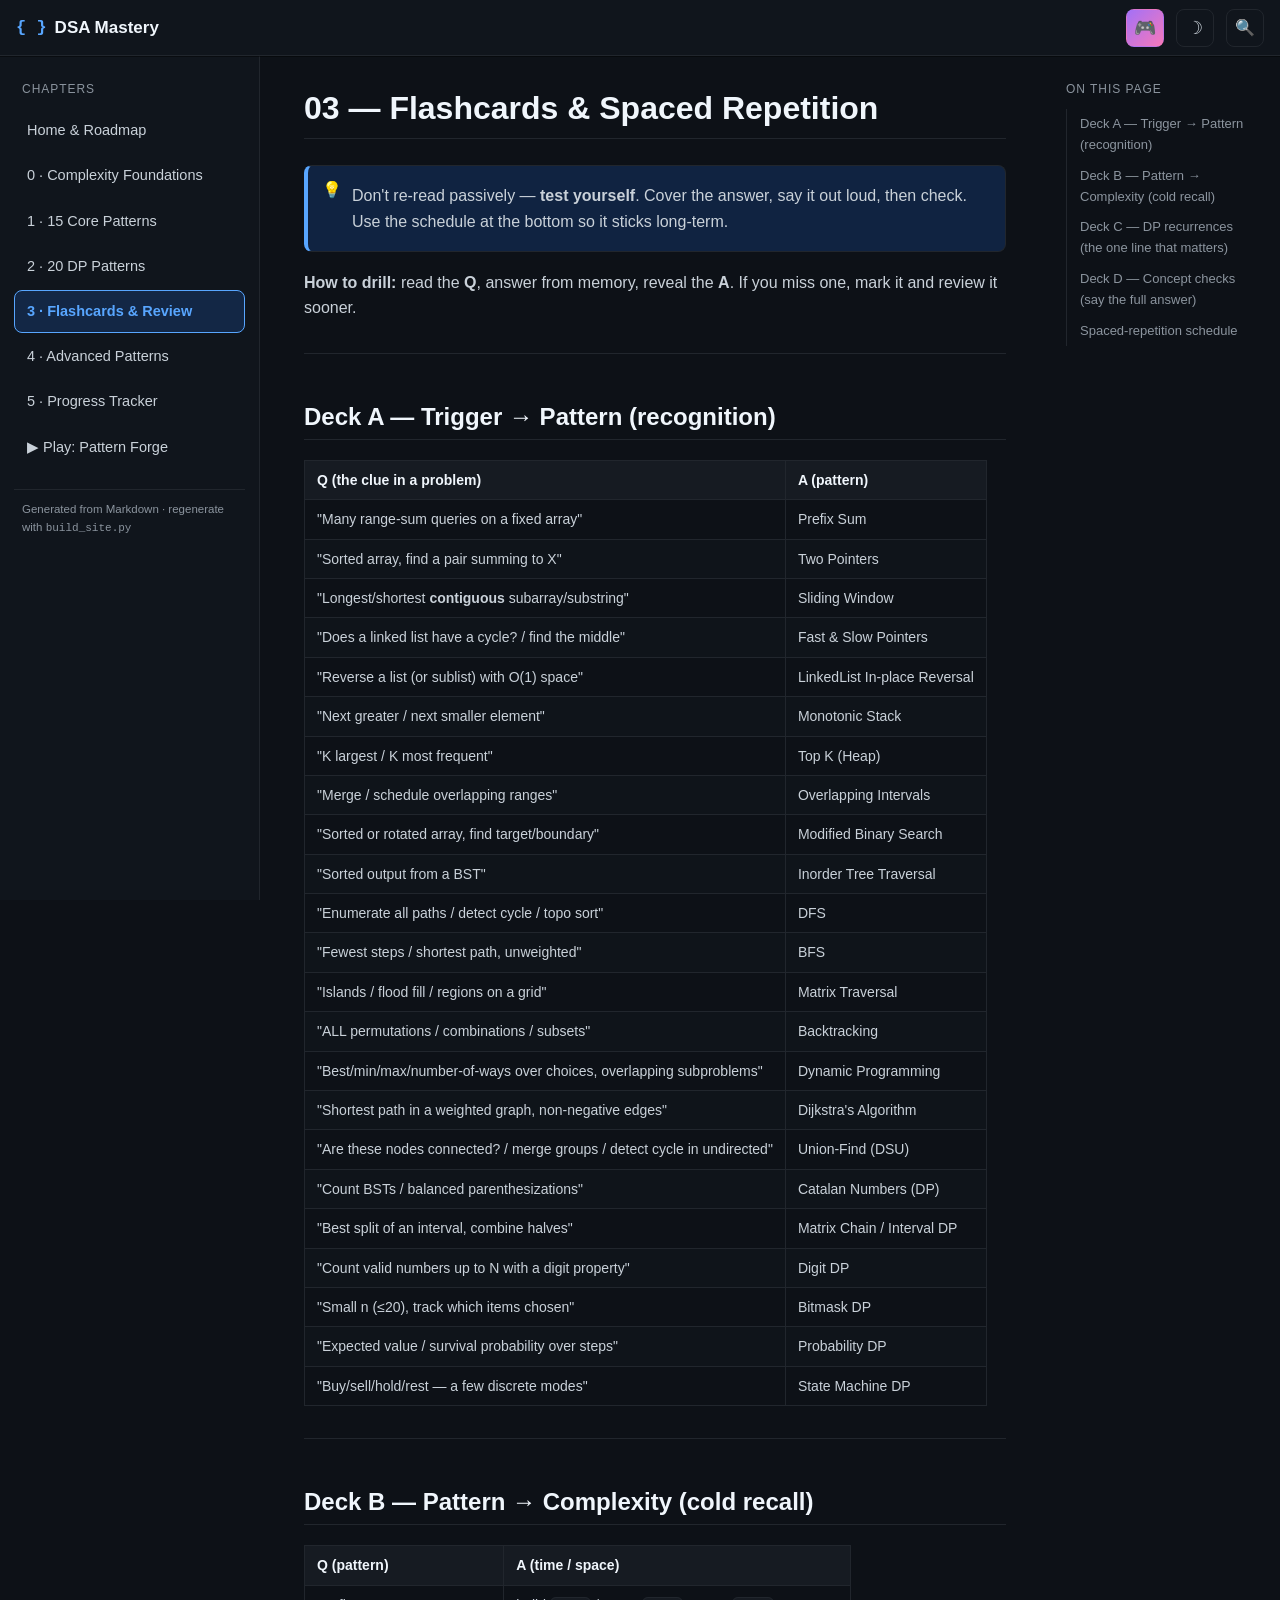
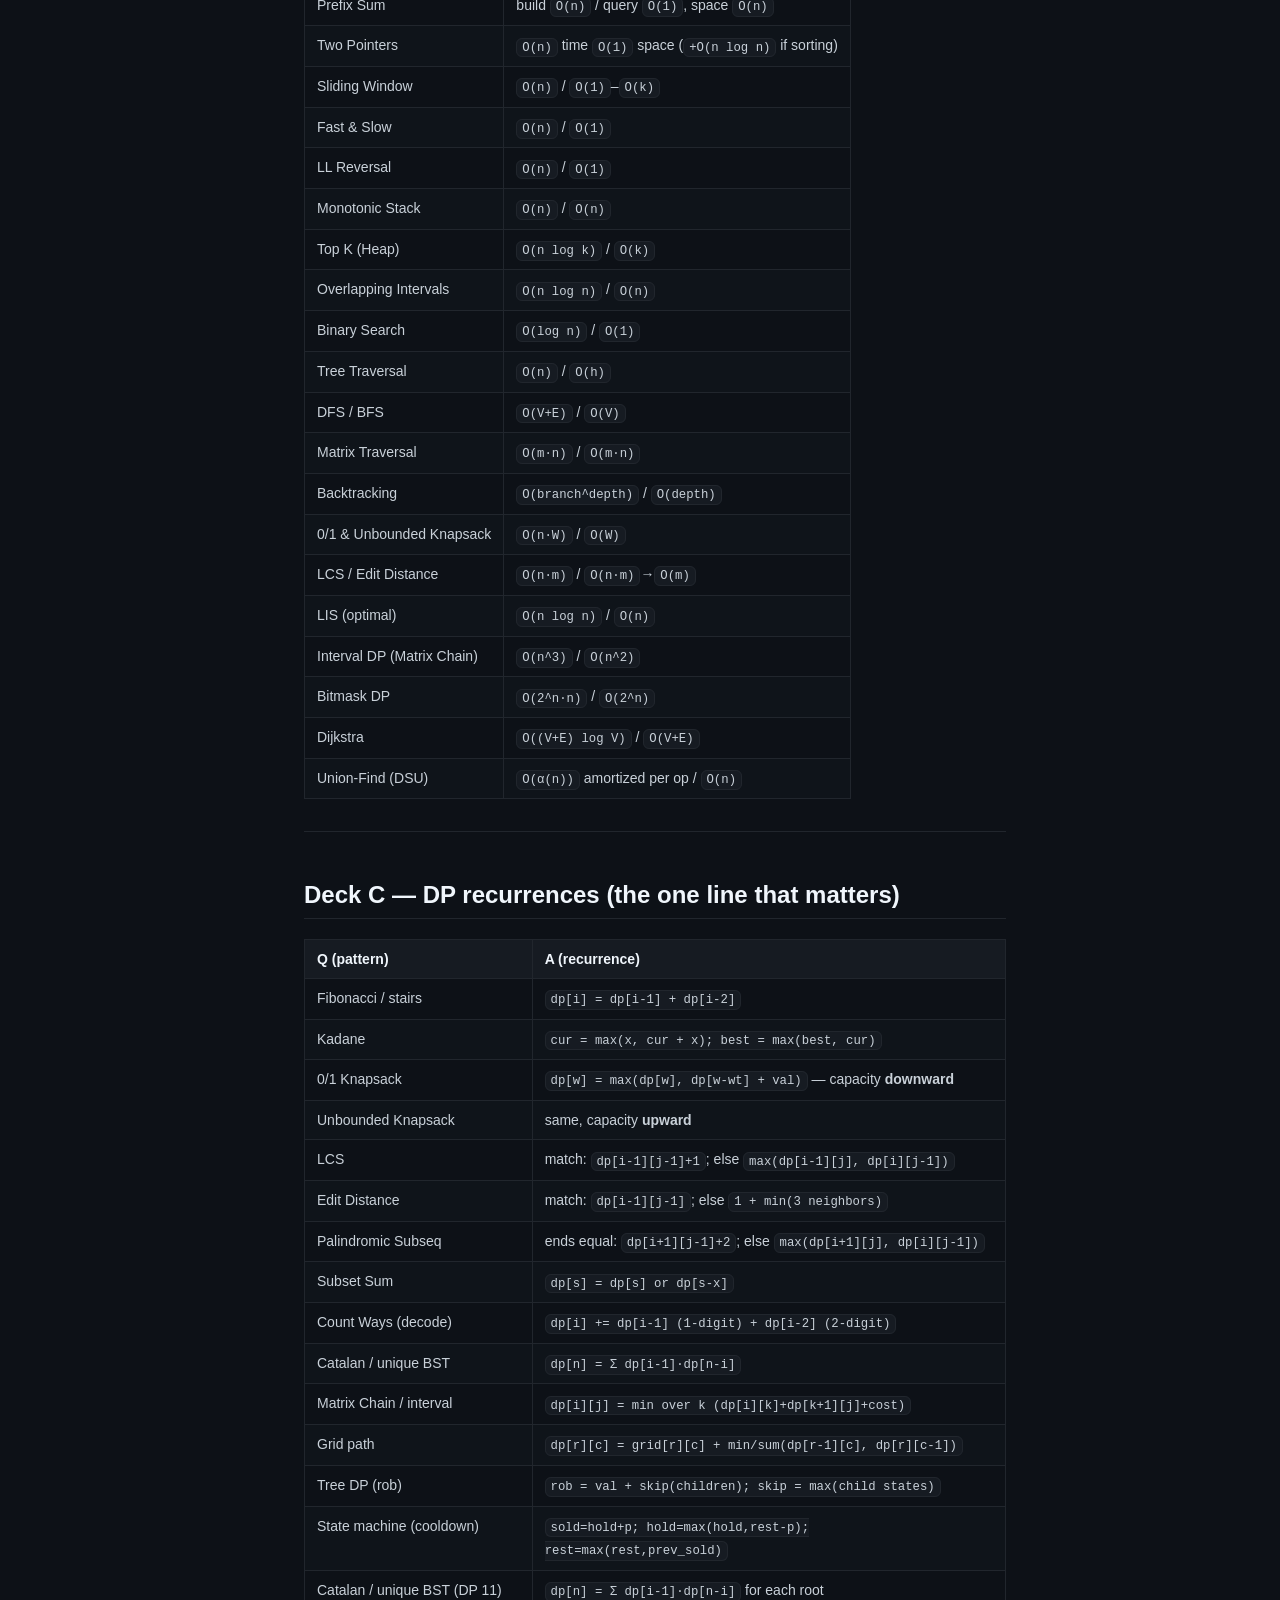
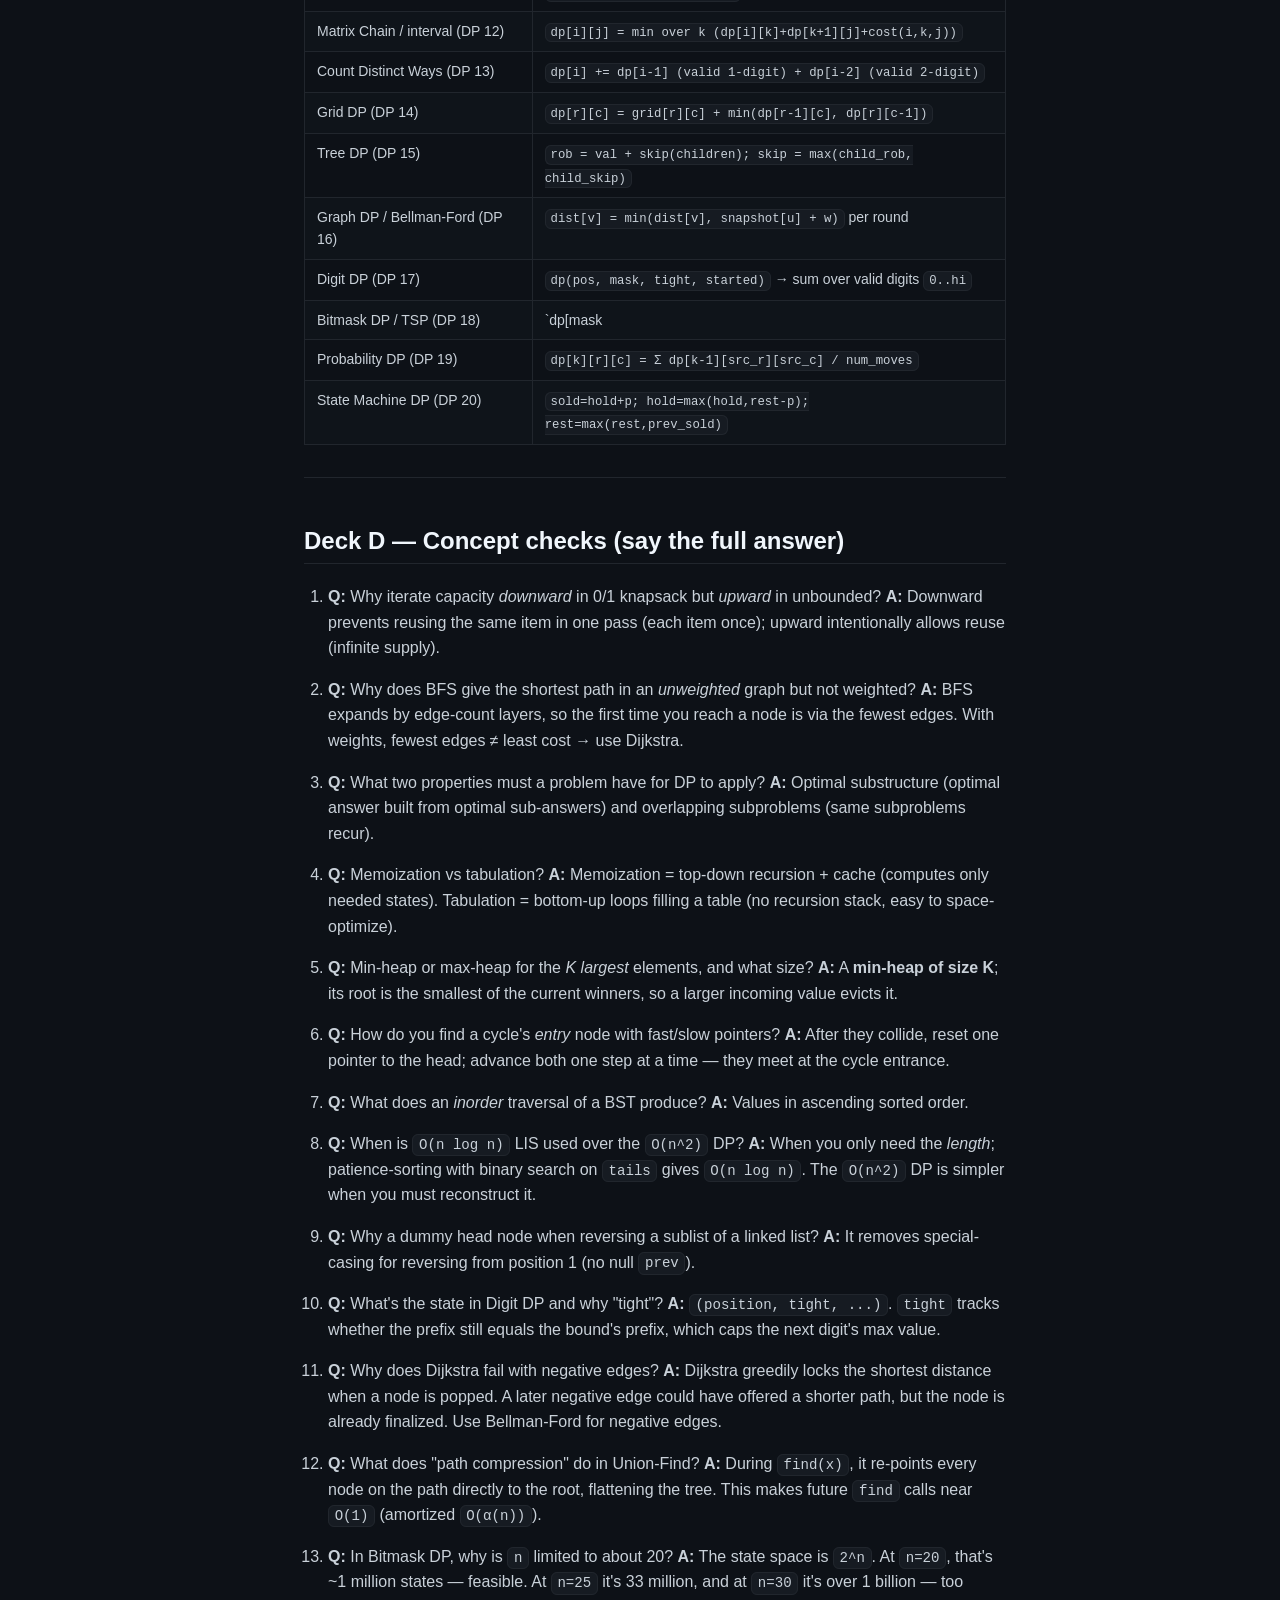
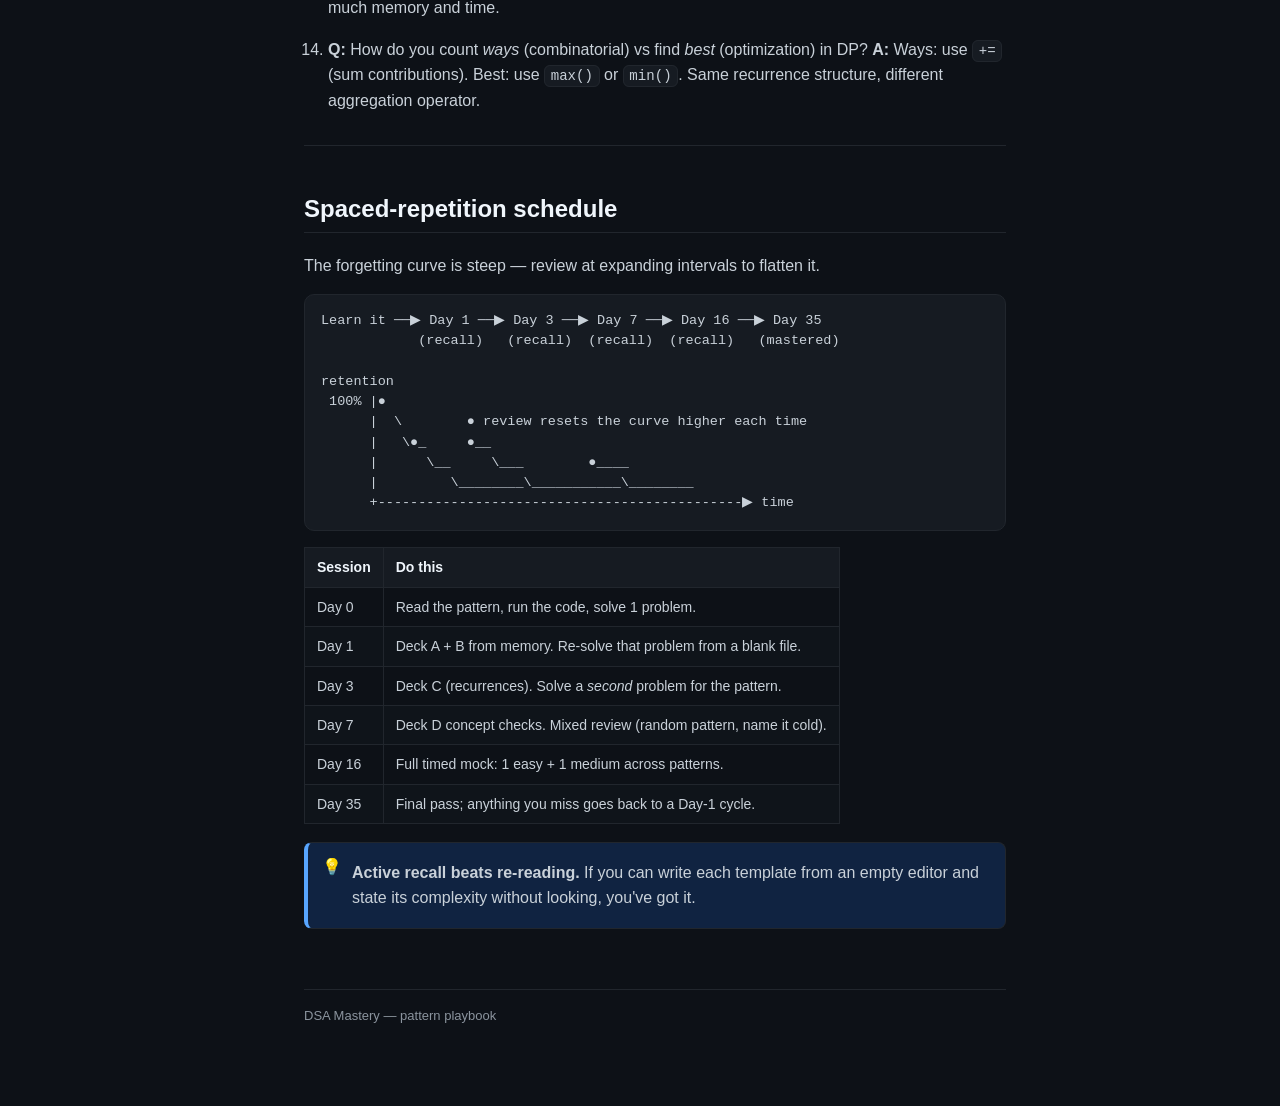
<file: docs/03-flashcards.html>
<!DOCTYPE html>
<html lang="en" data-theme="dark">
<head>
<meta charset="utf-8">
<meta name="viewport" content="width=device-width, initial-scale=1">
<title>3 · Flashcards & Review · DSA Mastery</title>
<link rel="stylesheet" href="vendor/github-dark.min.css" id="hljs-dark">
<link rel="stylesheet" href="vendor/github.min.css" id="hljs-light" disabled>
<link rel="stylesheet" href="assets/app.css">
</head>
<body>
<header class="topbar">
  <button id="menuBtn" class="icon-btn" aria-label="Toggle navigation">&#9776;</button>
  <a class="brand" href="index.html"><span class="brand-mark">{ }</span> DSA Mastery</a>
  <div class="spacer"></div>
  <a id="gameBtn" class="icon-btn game-btn" href="game/index.html" aria-label="Play Pattern Forge" title="Pattern Forge — full game mode">&#127918;</a>
  <button id="themeBtn" class="icon-btn" aria-label="Toggle theme" title="Toggle light / dark">&#9789;</button>
  <button id="searchBtn" class="icon-btn search-toggle" aria-label="Search" title="Search patterns">&#128269;</button>
</header>

<div id="searchOverlay" class="search-overlay">
  <div class="search-bar">
    <input id="searchInput" type="search" placeholder="Search patterns, topics, keywords…" autocomplete="off">
    <button id="searchClose" class="icon-btn" aria-label="Close search">&#10005;</button>
  </div>
  <ul id="searchResults" class="search-results"></ul>
</div>

<div class="layout">
  <nav id="sidebar" class="sidebar">
    <div class="sidebar-section">Chapters</div>
    <ul id="navList" class="nav-list"></ul>
    <div class="sidebar-foot">Generated from Markdown · regenerate with <code>build_site.py</code></div>
  </nav>

  <main class="content">
    <article id="article" class="markdown-body"></article>
    <footer class="page-foot">
      <span>DSA Mastery — pattern playbook</span>
    </footer>
  </main>

  <aside id="toc" class="toc">
    <div class="toc-title">On this page</div>
    <ul id="tocList" class="toc-list"></ul>
  </aside>
</div>

<button id="topBtn" class="top-btn" title="Back to top">&#8593;</button>

<script type="text/markdown" id="md-content">[base64]/[base64]/[base64]/[base64]</script>
<script>window.__NAV__ = [{"href":"index.html","title":"Home & Roadmap"},{"href":"00-complexity-foundations.html","title":"0 · Complexity Foundations"},{"href":"01-core-patterns.html","title":"1 · 15 Core Patterns"},{"href":"02-dynamic-programming.html","title":"2 · 20 DP Patterns"},{"href":"03-flashcards.html","title":"3 · Flashcards & Review"},{"href":"04-advanced-patterns.html","title":"4 · Advanced Patterns"},{"href":"05-progress-tracker.html","title":"5 · Progress Tracker"},{"href":"game/index.html","title":"\u25B6 Play: Pattern Forge"}];</script>
<script>window.__SEARCH_INDEX__ = [[{"text": "DSA Mastery — The Pattern Playbook", "snippet": "> A memorization-first study guide for the **15 core LeetCode patterns** and the", "id": "dsa-mastery--the-pattern-playbook", "page": "index.html", "pageTitle": "Home & Roadmap"}, {"text": "Read it as a website (recommended)", "snippet": "Open [`site/index.html`](./site/index.html) in your browser for a styled, navigable", "id": "read-it-as-a-website-recommended", "page": "index.html", "pageTitle": "Home & Roadmap"}, {"text": "▶ Play it: **Pattern Forge** (memorize by doing)", "snippet": "Open [`site/game/index.html`](./site/game/index.html) — or click the 🎮 button / the", "id": "-play-it-pattern-forge-memorize-by-doing", "page": "index.html", "pageTitle": "Home & Roadmap"}, {"text": "How to use this folder", "snippet": "", "id": "how-to-use-this-folder", "page": "index.html", "pageTitle": "Home & Roadmap"}, {"text": "The Big Picture — one mental map", "snippet": "Almost every problem reduces to: **\"what shape is my data, and what am I looking for?\"**", "id": "the-big-picture--one-mental-map", "page": "index.html", "pageTitle": "Home & Roadmap"}, {"text": "Master Mnemonic — \"**PT-SF-LM-TO-MB-BD-BM-B**\"", "snippet": "A single sentence to recall all 15 core patterns in order. Read the bold letters:", "id": "master-mnemonic--pt-sf-lm-to-mb-bd-bm-b", "page": "index.html", "pageTitle": "Home & Roadmap"}, {"text": "Complexity at a glance (memorize this ladder)", "snippet": "From fastest to slowest — chant it: **\"one, log, root-n, n, n-log-n, n-squared, two-to-the-n, n-factorial.\"**", "id": "complexity-at-a-glance-memorize-this-ladder", "page": "index.html", "pageTitle": "Home & Roadmap"}, {"text": "Pattern → Complexity quick reference", "snippet": "", "id": "pattern--complexity-quick-reference", "page": "index.html", "pageTitle": "Home & Roadmap"}, {"text": "Core patterns", "snippet": "", "id": "core-patterns", "page": "index.html", "pageTitle": "Home & Roadmap"}, {"text": "DP patterns", "snippet": "", "id": "dp-patterns", "page": "index.html", "pageTitle": "Home & Roadmap"}, {"text": "A 4-week study plan", "snippet": "- **Week 1 — Arrays/Strings/Lists:** Patterns 1–9. Two problems each.", "id": "a-4-week-study-plan", "page": "index.html", "pageTitle": "Home & Roadmap"}, {"text": "00 — Complexity Foundations & Data-Structure Cheat Sheet", "snippet": "> Before patterns, you need a feel for **cost**. This file gives you the Big-O", "id": "00--complexity-foundations--data-structure-cheat-sheet", "page": "00-complexity-foundations.html", "pageTitle": "0 · Complexity Foundations"}, {"text": "1. What Big-O actually measures", "snippet": "Big-O describes **how the running time (or memory) grows as the input `n` grows** —", "id": "1-what-big-o-actually-measures", "page": "00-complexity-foundations.html", "pageTitle": "0 · Complexity Foundations"}, {"text": "2. How to RECOGNIZE each complexity (pattern-matching cheat)", "snippet": "", "id": "2-how-to-recognize-each-complexity-pattern-matching-cheat", "page": "00-complexity-foundations.html", "pageTitle": "0 · Complexity Foundations"}, {"text": "3. Amortized vs worst case (one gotcha)", "snippet": "- **`list.append`** in Python is *amortized* `O(1)` — occasionally it resizes", "id": "3-amortized-vs-worst-case-one-gotcha", "page": "00-complexity-foundations.html", "pageTitle": "0 · Complexity Foundations"}, {"text": "4. Visualizing growth (relative steps for n = 100)", "snippet": "O(1)        | ▏ 1", "id": "4-visualizing-growth-relative-steps-for-n--100", "page": "00-complexity-foundations.html", "pageTitle": "0 · Complexity Foundations"}, {"text": "5. DATA-STRUCTURE OPERATION COSTS — memorize this", "snippet": "", "id": "5-data-structure-operation-costs--memorize-this", "page": "00-complexity-foundations.html", "pageTitle": "0 · Complexity Foundations"}, {"text": "6. Common algorithm complexities — memorize this", "snippet": "", "id": "6-common-algorithm-complexities--memorize-this", "page": "00-complexity-foundations.html", "pageTitle": "0 · Complexity Foundations"}, {"text": "7. The two Python imports you'll use constantly", "snippet": "import heapq                       # min-heap: heappush, heappop, heapify, nlargest, nsmallest", "id": "7-the-two-python-imports-youll-use-constantly", "page": "00-complexity-foundations.html", "pageTitle": "0 · Complexity Foundations"}, {"text": "Min-heap", "snippet": "h = []", "id": "min-heap", "page": "00-complexity-foundations.html", "pageTitle": "0 · Complexity Foundations"}, {"text": "Max-heap trick: push negatives", "snippet": "heapq.heappush(h, -value)", "id": "max-heap-trick-push-negatives", "page": "00-complexity-foundations.html", "pageTitle": "0 · Complexity Foundations"}, {"text": "Deque (queue/stack)", "snippet": "dq = deque()", "id": "deque-queuestack", "page": "00-complexity-foundations.html", "pageTitle": "0 · Complexity Foundations"}, {"text": "Counter", "snippet": "freq = Counter(\"aabbbc\")     # {'b':3,'a':2,'c':1}", "id": "counter", "page": "00-complexity-foundations.html", "pageTitle": "0 · Complexity Foundations"}, {"text": "01 — The 15 Core Patterns", "snippet": "Ordered for learning: **arrays/strings → linked lists → stacks/heaps/intervals →", "id": "01--the-15-core-patterns", "page": "01-core-patterns.html", "pageTitle": "1 · 15 Core Patterns"}, {"text": "1. Prefix Sum", "snippet": "> **Mnemonic:** *\"Pre-cook the sums, serve ranges instantly.\"*", "id": "1-prefix-sum", "page": "01-core-patterns.html", "pageTitle": "1 · 15 Core Patterns"}, {"text": "Picture", "snippet": "Turn the array into running totals. A range sum becomes one subtraction.", "id": "picture", "page": "01-core-patterns.html", "pageTitle": "1 · 15 Core Patterns"}, {"text": "When to use", "snippet": "- Many **range-sum queries** on a static array.", "id": "when-to-use", "page": "01-core-patterns.html", "pageTitle": "1 · 15 Core Patterns"}, {"text": "Template", "snippet": "def build_prefix(nums):", "id": "template", "page": "01-core-patterns.html", "pageTitle": "1 · 15 Core Patterns"}, {"text": "Worked example — Subarray Sum Equals K (LeetCode 560)", "snippet": "Count subarrays whose sum equals `k`. The trick: a running sum + a hash map of", "id": "worked-example--subarray-sum-equals-k-leetcode-560", "page": "01-core-patterns.html", "pageTitle": "1 · 15 Core Patterns"}, {"text": "subarray_sum([1, 1, 1], 2) -> 2", "snippet": "- Build: **`O(n)` time**, query: **`O(1)`**. Hash-map version: **`O(n)` time, `O(n)` space.**", "id": "subarray_sum1-1-1-2---2", "page": "01-core-patterns.html", "pageTitle": "1 · 15 Core Patterns"}, {"text": "Complexity", "snippet": "- Build: **`O(n)` time**, query: **`O(1)`**. Hash-map version: **`O(n)` time, `O(n)` space.**", "id": "complexity", "page": "01-core-patterns.html", "pageTitle": "1 · 15 Core Patterns"}, {"text": "⚠️ Watch out", "snippet": "- **Empty array:** handle `len(nums) == 0` before building the prefix.", "id": "-watch-out", "page": "01-core-patterns.html", "pageTitle": "1 · 15 Core Patterns"}, {"text": "Practice", "snippet": "- Range Sum Query – Immutable (303), Contiguous Array (525), Subarray Sum Equals K (560).", "id": "practice", "page": "01-core-patterns.html", "pageTitle": "1 · 15 Core Patterns"}, {"text": "2. Two Pointers", "snippet": "> **Mnemonic:** *\"Squeeze from both ends.\"*", "id": "2-two-pointers", "page": "01-core-patterns.html", "pageTitle": "1 · 15 Core Patterns"}, {"text": "Picture", "snippet": "On a **sorted** array, walk `left` up and `right` down based on the comparison.", "id": "picture-1", "page": "01-core-patterns.html", "pageTitle": "1 · 15 Core Patterns"}, {"text": "When to use", "snippet": "- **Sorted** input, find a pair/triplet meeting a condition.", "id": "when-to-use-1", "page": "01-core-patterns.html", "pageTitle": "1 · 15 Core Patterns"}, {"text": "Template", "snippet": "def two_sum_sorted(nums, target):", "id": "template-1", "page": "01-core-patterns.html", "pageTitle": "1 · 15 Core Patterns"}, {"text": "Worked example — 3Sum (LeetCode 15)", "snippet": "Fix one number, two-pointer the rest. Sorting enables both the scan and dedup.", "id": "worked-example--3sum-leetcode-15", "page": "01-core-patterns.html", "pageTitle": "1 · 15 Core Patterns"}, {"text": "three_sum([-1, 0, 1, 2, -1, -4]) -> [[-1, -1, 2], [-1, 0, 1]]", "snippet": "- Pair scan: **`O(n)`** time, **`O(1)`** space (plus `O(n log n)` if you must sort).", "id": "three_sum-1-0-1-2--1--4----1--1-2--1-0-1", "page": "01-core-patterns.html", "pageTitle": "1 · 15 Core Patterns"}, {"text": "Complexity", "snippet": "- Pair scan: **`O(n)`** time, **`O(1)`** space (plus `O(n log n)` if you must sort).", "id": "complexity-1", "page": "01-core-patterns.html", "pageTitle": "1 · 15 Core Patterns"}, {"text": "⚠️ Watch out", "snippet": "- **Input must be sorted** (or you sort first) — two pointers on unsorted data gives wrong answers.", "id": "-watch-out-1", "page": "01-core-patterns.html", "pageTitle": "1 · 15 Core Patterns"}, {"text": "Practice", "snippet": "- Two Sum II (167), 3Sum (15), Container With Most Water (11).", "id": "practice-1", "page": "01-core-patterns.html", "pageTitle": "1 · 15 Core Patterns"}, {"text": "3. Sliding Window", "snippet": "> **Mnemonic:** *\"Grow right, shrink left, keep the best.\"*", "id": "3-sliding-window", "page": "01-core-patterns.html", "pageTitle": "1 · 15 Core Patterns"}, {"text": "Picture", "snippet": "A window `[left, right]` slides across; expand to include, contract to stay valid.", "id": "picture-2", "page": "01-core-patterns.html", "pageTitle": "1 · 15 Core Patterns"}, {"text": "When to use", "snippet": "- **Contiguous** subarray/substring asking for max/min/longest/shortest.", "id": "when-to-use-2", "page": "01-core-patterns.html", "pageTitle": "1 · 15 Core Patterns"}, {"text": "Template — fixed size", "snippet": "def max_sum_subarray(nums, k):", "id": "template--fixed-size", "page": "01-core-patterns.html", "pageTitle": "1 · 15 Core Patterns"}, {"text": "Template — variable size", "snippet": "def longest_unique_substring(s):         # LeetCode 3", "id": "template--variable-size", "page": "01-core-patterns.html", "pageTitle": "1 · 15 Core Patterns"}, {"text": "longest_unique_substring(\"abcabcbb\") -> 3  (\"abc\")", "snippet": "- **`O(n)`** time (each element enters and leaves once), **`O(1)`–`O(k)`** space.", "id": "longest_unique_substringabcabcbb---3--abc", "page": "01-core-patterns.html", "pageTitle": "1 · 15 Core Patterns"}, {"text": "Complexity", "snippet": "- **`O(n)`** time (each element enters and leaves once), **`O(1)`–`O(k)`** space.", "id": "complexity-2", "page": "01-core-patterns.html", "pageTitle": "1 · 15 Core Patterns"}, {"text": "⚠️ Watch out", "snippet": "- **Window size > array length:** for fixed-size windows, check `k <= len(nums)` first.", "id": "-watch-out-2", "page": "01-core-patterns.html", "pageTitle": "1 · 15 Core Patterns"}, {"text": "Practice", "snippet": "- Maximum Average Subarray I (643), Longest Substring Without Repeating (3), Minimum Window Substring (76).", "id": "practice-2", "page": "01-core-patterns.html", "pageTitle": "1 · 15 Core Patterns"}, {"text": "4. Fast & Slow Pointers", "snippet": "> **Mnemonic:** *\"Tortoise and Hare — the hare laps the loop.\"*", "id": "4-fast--slow-pointers", "page": "01-core-patterns.html", "pageTitle": "1 · 15 Core Patterns"}, {"text": "Picture", "snippet": "`slow` moves 1 step, `fast` moves 2. In a cycle, `fast` eventually meets `slow`.", "id": "picture-3", "page": "01-core-patterns.html", "pageTitle": "1 · 15 Core Patterns"}, {"text": "When to use", "snippet": "- Detect a **cycle** in a linked list / functional graph.", "id": "when-to-use-3", "page": "01-core-patterns.html", "pageTitle": "1 · 15 Core Patterns"}, {"text": "Template", "snippet": "class ListNode:", "id": "template-2", "page": "01-core-patterns.html", "pageTitle": "1 · 15 Core Patterns"}, {"text": "Worked example — Find the Duplicate Number (LeetCode 287)", "snippet": "Treat the array as a linked list where `i -> nums[i]`. The duplicate is the cycle entry.", "id": "worked-example--find-the-duplicate-number-leetcode-287", "page": "01-core-patterns.html", "pageTitle": "1 · 15 Core Patterns"}, {"text": "find_duplicate([1, 3, 4, 2, 2]) -> 2", "snippet": "- **`O(n)`** time, **`O(1)`** space.", "id": "find_duplicate1-3-4-2-2---2", "page": "01-core-patterns.html", "pageTitle": "1 · 15 Core Patterns"}, {"text": "Complexity", "snippet": "- **`O(n)`** time, **`O(1)`** space.", "id": "complexity-3", "page": "01-core-patterns.html", "pageTitle": "1 · 15 Core Patterns"}, {"text": "⚠️ Watch out", "snippet": "- **Empty list / single node:** `while fast and fast.next` handles this — if you forget `fast.next`, you'll crash on sin", "id": "-watch-out-3", "page": "01-core-patterns.html", "pageTitle": "1 · 15 Core Patterns"}, {"text": "Practice", "snippet": "- Linked List Cycle (141), Happy Number (202), Find the Duplicate Number (287).", "id": "practice-3", "page": "01-core-patterns.html", "pageTitle": "1 · 15 Core Patterns"}, {"text": "5. LinkedList In-place Reversal", "snippet": "> **Mnemonic:** *\"Three hands: prev, curr, next — flip and march.\"*", "id": "5-linkedlist-in-place-reversal", "page": "01-core-patterns.html", "pageTitle": "1 · 15 Core Patterns"}, {"text": "Picture", "snippet": "Reverse pointers one node at a time without extra memory.", "id": "picture-4", "page": "01-core-patterns.html", "pageTitle": "1 · 15 Core Patterns"}, {"text": "When to use", "snippet": "- Reverse a whole list or a **sublist**; reverse in **groups of k**.", "id": "when-to-use-4", "page": "01-core-patterns.html", "pageTitle": "1 · 15 Core Patterns"}, {"text": "Template — full reversal", "snippet": "def reverse_list(head):", "id": "template--full-reversal", "page": "01-core-patterns.html", "pageTitle": "1 · 15 Core Patterns"}, {"text": "Worked example — Reverse Linked List II (LeetCode 92)", "snippet": "Reverse only positions `m..n` using a dummy head to simplify edge cases.", "id": "worked-example--reverse-linked-list-ii-leetcode-92", "page": "01-core-patterns.html", "pageTitle": "1 · 15 Core Patterns"}, {"text": "Complexity", "snippet": "- **`O(n)`** time, **`O(1)`** space.", "id": "complexity-4", "page": "01-core-patterns.html", "pageTitle": "1 · 15 Core Patterns"}, {"text": "⚠️ Watch out", "snippet": "- **Single node:** `curr.next` is `None`, so the loop body never executes — returns correctly, but verify.", "id": "-watch-out-4", "page": "01-core-patterns.html", "pageTitle": "1 · 15 Core Patterns"}, {"text": "Practice", "snippet": "- Reverse Linked List (206), Reverse Linked List II (92), Swap Nodes in Pairs (24).", "id": "practice-4", "page": "01-core-patterns.html", "pageTitle": "1 · 15 Core Patterns"}, {"text": "6. Monotonic Stack", "snippet": "> **Mnemonic:** *\"Keep the stack tidy; pop the losers when a bigger one arrives.\"*", "id": "6-monotonic-stack", "page": "01-core-patterns.html", "pageTitle": "1 · 15 Core Patterns"}, {"text": "Picture", "snippet": "A stack kept increasing/decreasing. New element pops everything it beats —", "id": "picture-5", "page": "01-core-patterns.html", "pageTitle": "1 · 15 Core Patterns"}, {"text": "When to use", "snippet": "- **Next greater / next smaller** element; spans; largest rectangle; daily temperatures.", "id": "when-to-use-5", "page": "01-core-patterns.html", "pageTitle": "1 · 15 Core Patterns"}, {"text": "Template", "snippet": "def next_greater(nums):", "id": "template-3", "page": "01-core-patterns.html", "pageTitle": "1 · 15 Core Patterns"}, {"text": "next_greater([2, 1, 2, 4, 3]) -> [4, 2, 4, -1, -1]", "snippet": "How many days until a warmer temperature? Store indices, pop when warmer.", "id": "next_greater2-1-2-4-3---4-2-4--1--1", "page": "01-core-patterns.html", "pageTitle": "1 · 15 Core Patterns"}, {"text": "Worked example — Daily Temperatures (LeetCode 739)", "snippet": "How many days until a warmer temperature? Store indices, pop when warmer.", "id": "worked-example--daily-temperatures-leetcode-739", "page": "01-core-patterns.html", "pageTitle": "1 · 15 Core Patterns"}, {"text": "daily_temperatures([73,74,75,71,69,72,76,73]) -> [1,1,4,2,1,1,0,0]", "snippet": "- **`O(n)`** time (each index pushed/popped once), **`O(n)`** space.", "id": "daily_temperatures7374757169727673---11421100", "page": "01-core-patterns.html", "pageTitle": "1 · 15 Core Patterns"}, {"text": "Complexity", "snippet": "- **`O(n)`** time (each index pushed/popped once), **`O(n)`** space.", "id": "complexity-5", "page": "01-core-patterns.html", "pageTitle": "1 · 15 Core Patterns"}, {"text": "⚠️ Watch out", "snippet": "- **All ascending or all descending:** the stack might never pop (ascending) or pop everything immediately (descending) ", "id": "-watch-out-5", "page": "01-core-patterns.html", "pageTitle": "1 · 15 Core Patterns"}, {"text": "Practice", "snippet": "- Next Greater Element I (496), Daily Temperatures (739), Largest Rectangle in Histogram (84).", "id": "practice-5", "page": "01-core-patterns.html", "pageTitle": "1 · 15 Core Patterns"}, {"text": "7. Top 'K' Elements (Heap)", "snippet": "> **Mnemonic:** *\"Keep a heap of size K; kick out the weakest.\"*", "id": "7-top-k-elements-heap", "page": "01-core-patterns.html", "pageTitle": "1 · 15 Core Patterns"}, {"text": "Picture", "snippet": "For the **K largest**, keep a **min-heap of size K**. The root is the weakest of", "id": "picture-6", "page": "01-core-patterns.html", "pageTitle": "1 · 15 Core Patterns"}, {"text": "When to use", "snippet": "- \"K largest / smallest / most frequent / closest.\" Streaming top-K.", "id": "when-to-use-6", "page": "01-core-patterns.html", "pageTitle": "1 · 15 Core Patterns"}, {"text": "Template", "snippet": "import heapq", "id": "template-4", "page": "01-core-patterns.html", "pageTitle": "1 · 15 Core Patterns"}, {"text": "kth_largest([3, 2, 1, 5, 6, 4], 2) -> 5", "snippet": "from collections import Counter", "id": "kth_largest3-2-1-5-6-4-2---5", "page": "01-core-patterns.html", "pageTitle": "1 · 15 Core Patterns"}, {"text": "Worked example — Top K Frequent Elements (LeetCode 347)", "snippet": "from collections import Counter", "id": "worked-example--top-k-frequent-elements-leetcode-347", "page": "01-core-patterns.html", "pageTitle": "1 · 15 Core Patterns"}, {"text": "top_k_frequent([1,1,1,2,2,3], 2) -> [1, 2]", "snippet": "- **`O(n log k)`** time, **`O(k)`** space. (Full sort would be `O(n log n)`.)", "id": "top_k_frequent111223-2---1-2", "page": "01-core-patterns.html", "pageTitle": "1 · 15 Core Patterns"}, {"text": "Complexity", "snippet": "- **`O(n log k)`** time, **`O(k)`** space. (Full sort would be `O(n log n)`.)", "id": "complexity-6", "page": "01-core-patterns.html", "pageTitle": "1 · 15 Core Patterns"}, {"text": "⚠️ Watch out", "snippet": "- **k = 0:** return empty — don't push anything.", "id": "-watch-out-6", "page": "01-core-patterns.html", "pageTitle": "1 · 15 Core Patterns"}, {"text": "Practice", "snippet": "- Kth Largest Element (215), Top K Frequent Elements (347), Find K Pairs with Smallest Sums (373).", "id": "practice-6", "page": "01-core-patterns.html", "pageTitle": "1 · 15 Core Patterns"}, {"text": "8. Overlapping Intervals", "snippet": "> **Mnemonic:** *\"Sort by start, then stitch the overlaps.\"*", "id": "8-overlapping-intervals", "page": "01-core-patterns.html", "pageTitle": "1 · 15 Core Patterns"}, {"text": "Picture", "snippet": "Two intervals `[a,b]` and `[c,d]` (sorted by start) overlap when `b >= c`.", "id": "picture-7", "page": "01-core-patterns.html", "pageTitle": "1 · 15 Core Patterns"}, {"text": "When to use", "snippet": "- **Merge**, insert, or count non-overlapping ranges; meeting rooms; calendars.", "id": "when-to-use-7", "page": "01-core-patterns.html", "pageTitle": "1 · 15 Core Patterns"}, {"text": "Template", "snippet": "def merge_intervals(intervals):", "id": "template-5", "page": "01-core-patterns.html", "pageTitle": "1 · 15 Core Patterns"}, {"text": "merge_intervals([[1,3],[2,6],[8,10],[15,18]]) -> [[1,6],[8,10],[15,18]]", "snippet": "Minimum removals to make intervals non-overlapping → greedily keep earliest finishers.", "id": "merge_intervals13268101518---168101518", "page": "01-core-patterns.html", "pageTitle": "1 · 15 Core Patterns"}, {"text": "Worked example — Non-overlapping Intervals (LeetCode 435)", "snippet": "Minimum removals to make intervals non-overlapping → greedily keep earliest finishers.", "id": "worked-example--non-overlapping-intervals-leetcode-435", "page": "01-core-patterns.html", "pageTitle": "1 · 15 Core Patterns"}, {"text": "erase_overlap_intervals([[1,2],[2,3],[3,4],[1,3]]) -> 1", "snippet": "- **`O(n log n)`** time (the sort dominates), **`O(n)`** space.", "id": "erase_overlap_intervals12233413---1", "page": "01-core-patterns.html", "pageTitle": "1 · 15 Core Patterns"}, {"text": "Complexity", "snippet": "- **`O(n log n)`** time (the sort dominates), **`O(n)`** space.", "id": "complexity-7", "page": "01-core-patterns.html", "pageTitle": "1 · 15 Core Patterns"}, {"text": "⚠️ Watch out", "snippet": "- **Single interval:** result is just that interval — make sure your loop still appends it.", "id": "-watch-out-7", "page": "01-core-patterns.html", "pageTitle": "1 · 15 Core Patterns"}, {"text": "Practice", "snippet": "- Merge Intervals (56), Insert Interval (57), Non-Overlapping Intervals (435).", "id": "practice-7", "page": "01-core-patterns.html", "pageTitle": "1 · 15 Core Patterns"}, {"text": "9. Modified Binary Search", "snippet": "> **Mnemonic:** *\"Halve and conquer — even when the array is twisted.\"*", "id": "9-modified-binary-search", "page": "01-core-patterns.html", "pageTitle": "1 · 15 Core Patterns"}, {"text": "Picture", "snippet": "Standard search halves the range. In a **rotated** array, one half is always sorted —", "id": "picture-8", "page": "01-core-patterns.html", "pageTitle": "1 · 15 Core Patterns"}, {"text": "When to use", "snippet": "- **Sorted / rotated** arrays; find target, boundary, first/last, or a peak.", "id": "when-to-use-8", "page": "01-core-patterns.html", "pageTitle": "1 · 15 Core Patterns"}, {"text": "Template — classic + boundary", "snippet": "def binary_search(nums, target):", "id": "template--classic--boundary", "page": "01-core-patterns.html", "pageTitle": "1 · 15 Core Patterns"}, {"text": "Worked example — Search in Rotated Sorted Array (LeetCode 33)", "snippet": "def search_rotated(nums, target):", "id": "worked-example--search-in-rotated-sorted-array-leetcode-33", "page": "01-core-patterns.html", "pageTitle": "1 · 15 Core Patterns"}, {"text": "search_rotated([4,5,6,7,0,1,2], 0) -> 4", "snippet": "- **`O(log n)`** time, **`O(1)`** space.", "id": "search_rotated4567012-0---4", "page": "01-core-patterns.html", "pageTitle": "1 · 15 Core Patterns"}, {"text": "Complexity", "snippet": "- **`O(log n)`** time, **`O(1)`** space.", "id": "complexity-8", "page": "01-core-patterns.html", "pageTitle": "1 · 15 Core Patterns"}, {"text": "⚠️ Watch out", "snippet": "- **Single element array:** `lo == hi == mid` — make sure you return it if it matches, not loop forever.", "id": "-watch-out-8", "page": "01-core-patterns.html", "pageTitle": "1 · 15 Core Patterns"}, {"text": "Practice", "snippet": "- Search in Rotated Sorted Array (33), Find Minimum in Rotated Sorted Array (153), Search a 2D Matrix II (240).", "id": "practice-8", "page": "01-core-patterns.html", "pageTitle": "1 · 15 Core Patterns"}, {"text": "10. Binary Tree Traversal", "snippet": "> **Mnemonic:** *\"PIP — **P**re (root first), **I**n (root middle), **P**ost (root last).\"*", "id": "10-binary-tree-traversal", "page": "01-core-patterns.html", "pageTitle": "1 · 15 Core Patterns"}, {"text": "Picture", "snippet": "Where you \"visit\" the root relative to its children defines the order.", "id": "picture-9", "page": "01-core-patterns.html", "pageTitle": "1 · 15 Core Patterns"}, {"text": "When to use", "snippet": "- **Inorder** → sorted order in a BST. **Preorder** → copy/serialize.", "id": "when-to-use-9", "page": "01-core-patterns.html", "pageTitle": "1 · 15 Core Patterns"}, {"text": "Template", "snippet": "class TreeNode:", "id": "template-6", "page": "01-core-patterns.html", "pageTitle": "1 · 15 Core Patterns"}, {"text": "Worked example — Kth Smallest in a BST (LeetCode 230)", "snippet": "Inorder yields ascending values; stop at the kth.", "id": "worked-example--kth-smallest-in-a-bst-leetcode-230", "page": "01-core-patterns.html", "pageTitle": "1 · 15 Core Patterns"}, {"text": "Complexity", "snippet": "- **`O(n)`** time, **`O(h)`** space (`h` = height; `O(n)` worst, `O(log n)` balanced).", "id": "complexity-9", "page": "01-core-patterns.html", "pageTitle": "1 · 15 Core Patterns"}, {"text": "⚠️ Watch out", "snippet": "- **Empty tree (`root is None`):** return `[]` or `0` immediately — don't recurse into `None`.", "id": "-watch-out-9", "page": "01-core-patterns.html", "pageTitle": "1 · 15 Core Patterns"}, {"text": "Practice", "snippet": "- Binary Tree Paths (257, pre), Kth Smallest in a BST (230, in), Binary Tree Maximum Path Sum (124, post).", "id": "practice-9", "page": "01-core-patterns.html", "pageTitle": "1 · 15 Core Patterns"}, {"text": "11. Depth-First Search (DFS)", "snippet": "> **Mnemonic:** *\"Go deep, hit a wall, back up, try the next door.\"*", "id": "11-depth-first-search-dfs", "page": "01-core-patterns.html", "pageTitle": "1 · 15 Core Patterns"}, {"text": "Picture", "snippet": "Explore one branch fully before the next. Recursion (or an explicit stack) does this.", "id": "picture-10", "page": "01-core-patterns.html", "pageTitle": "1 · 15 Core Patterns"}, {"text": "When to use", "snippet": "- Enumerate **paths**, detect cycles, topological sort, connected components,", "id": "when-to-use-10", "page": "01-core-patterns.html", "pageTitle": "1 · 15 Core Patterns"}, {"text": "Template — graph DFS with visited set", "snippet": "def dfs(graph, start):", "id": "template--graph-dfs-with-visited-set", "page": "01-core-patterns.html", "pageTitle": "1 · 15 Core Patterns"}, {"text": "Worked example — Course Schedule II / topological order (LeetCode 210)", "snippet": "Return an order to take courses given prerequisites, or `[]` if impossible (cycle).", "id": "worked-example--course-schedule-ii--topological-order-leetcode-210", "page": "01-core-patterns.html", "pageTitle": "1 · 15 Core Patterns"}, {"text": "find_order(2, [[1, 0]]) -> [0, 1]", "snippet": "- **`O(V + E)`** time, **`O(V)`** space (visited + recursion stack).", "id": "find_order2-1-0---0-1", "page": "01-core-patterns.html", "pageTitle": "1 · 15 Core Patterns"}, {"text": "Complexity", "snippet": "- **`O(V + E)`** time, **`O(V)`** space (visited + recursion stack).", "id": "complexity-10", "page": "01-core-patterns.html", "pageTitle": "1 · 15 Core Patterns"}, {"text": "⚠️ Watch out", "snippet": "- **Disconnected graph:** a single `dfs(start)` won't visit all nodes — loop over all nodes and start DFS from unvisited", "id": "-watch-out-10", "page": "01-core-patterns.html", "pageTitle": "1 · 15 Core Patterns"}, {"text": "Practice", "snippet": "- Clone Graph (133), Path Sum II (113), Course Schedule II (210).", "id": "practice-10", "page": "01-core-patterns.html", "pageTitle": "1 · 15 Core Patterns"}, {"text": "12. Breadth-First Search (BFS)", "snippet": "> **Mnemonic:** *\"Ripples in a pond — nearest first, level by level.\"*", "id": "12-breadth-first-search-bfs", "page": "01-core-patterns.html", "pageTitle": "1 · 15 Core Patterns"}, {"text": "Picture", "snippet": "A queue processes everything at distance `d` before distance `d+1` → first time you", "id": "picture-11", "page": "01-core-patterns.html", "pageTitle": "1 · 15 Core Patterns"}, {"text": "When to use", "snippet": "- **Shortest path in unweighted** graphs; level-order tree traversal; \"minimum steps\".", "id": "when-to-use-11", "page": "01-core-patterns.html", "pageTitle": "1 · 15 Core Patterns"}, {"text": "Template", "snippet": "from collections import deque", "id": "template-7", "page": "01-core-patterns.html", "pageTitle": "1 · 15 Core Patterns"}, {"text": "Worked example — Rotting Oranges (LeetCode 994)", "snippet": "Multi-source BFS: all rotten oranges spread simultaneously; count minutes.", "id": "worked-example--rotting-oranges-leetcode-994", "page": "01-core-patterns.html", "pageTitle": "1 · 15 Core Patterns"}, {"text": "oranges_rotting([[2,1,1],[1,1,0],[0,1,1]]) -> 4", "snippet": "- **`O(V + E)`** (grid: `O(m·n)`) time, **`O(V)`** space for the queue.", "id": "oranges_rotting211110011---4", "page": "01-core-patterns.html", "pageTitle": "1 · 15 Core Patterns"}, {"text": "Complexity", "snippet": "- **`O(V + E)`** (grid: `O(m·n)`) time, **`O(V)`** space for the queue.", "id": "complexity-11", "page": "01-core-patterns.html", "pageTitle": "1 · 15 Core Patterns"}, {"text": "⚠️ Watch out", "snippet": "- **Source = destination:** return `0` (zero steps), not `-1` — a common off-by-one.", "id": "-watch-out-11", "page": "01-core-patterns.html", "pageTitle": "1 · 15 Core Patterns"}, {"text": "Practice", "snippet": "- Binary Tree Level Order (102), Rotting Oranges (994), Word Ladder (127).", "id": "practice-11", "page": "01-core-patterns.html", "pageTitle": "1 · 15 Core Patterns"}, {"text": "13. Matrix Traversal", "snippet": "> **Mnemonic:** *\"A grid is just a graph — each cell has 4 neighbors.\"*", "id": "13-matrix-traversal", "page": "01-core-patterns.html", "pageTitle": "1 · 15 Core Patterns"}, {"text": "Picture", "snippet": "Flood fill / island counting = DFS or BFS where moves are up/down/left/right.", "id": "picture-12", "page": "01-core-patterns.html", "pageTitle": "1 · 15 Core Patterns"}, {"text": "When to use", "snippet": "- Islands, flood fill, regions, shortest path on a grid, surrounded regions.", "id": "when-to-use-12", "page": "01-core-patterns.html", "pageTitle": "1 · 15 Core Patterns"}, {"text": "Template — DFS flood fill", "snippet": "def flood_fill(image, sr, sc, new_color):", "id": "template--dfs-flood-fill", "page": "01-core-patterns.html", "pageTitle": "1 · 15 Core Patterns"}, {"text": "flood_fill([[1,1,1],[1,1,0],[1,0,1]], 1, 1, 2) -> [[2,2,2],[2,2,0],[2,0,1]]", "snippet": "def num_islands(grid):", "id": "flood_fill111110101-1-1-2---222220201", "page": "01-core-patterns.html", "pageTitle": "1 · 15 Core Patterns"}, {"text": "Worked example — Number of Islands (LeetCode 200)", "snippet": "def num_islands(grid):", "id": "worked-example--number-of-islands-leetcode-200", "page": "01-core-patterns.html", "pageTitle": "1 · 15 Core Patterns"}, {"text": "num_islands([[\"1\",\"1\",\"0\"],[\"1\",\"1\",\"0\"],[\"0\",\"0\",\"1\"]]) -> 2", "snippet": "- **`O(m·n)`** time, **`O(m·n)`** space (recursion / visited worst case).", "id": "num_islands110110001---2", "page": "01-core-patterns.html", "pageTitle": "1 · 15 Core Patterns"}, {"text": "Complexity", "snippet": "- **`O(m·n)`** time, **`O(m·n)`** space (recursion / visited worst case).", "id": "complexity-12", "page": "01-core-patterns.html", "pageTitle": "1 · 15 Core Patterns"}, {"text": "⚠️ Watch out", "snippet": "- **Empty grid (0 rows or 0 cols):** guard with `if not grid or not grid[0]: return 0`.", "id": "-watch-out-12", "page": "01-core-patterns.html", "pageTitle": "1 · 15 Core Patterns"}, {"text": "Practice", "snippet": "- Flood Fill (733), Number of Islands (200), Surrounded Regions (130).", "id": "practice-12", "page": "01-core-patterns.html", "pageTitle": "1 · 15 Core Patterns"}, {"text": "14. Backtracking", "snippet": "> **Mnemonic:** *\"Choose → Explore → Un-choose.\"*", "id": "14-backtracking", "page": "01-core-patterns.html", "pageTitle": "1 · 15 Core Patterns"}, {"text": "Picture", "snippet": "A decision tree. At each node you make a choice, recurse, then **undo** it to try the next.", "id": "picture-13", "page": "01-core-patterns.html", "pageTitle": "1 · 15 Core Patterns"}, {"text": "When to use", "snippet": "- Generate **all** permutations / combinations / subsets / partitions; constraint", "id": "when-to-use-13", "page": "01-core-patterns.html", "pageTitle": "1 · 15 Core Patterns"}, {"text": "Template", "snippet": "def backtrack(choices):", "id": "template-8", "page": "01-core-patterns.html", "pageTitle": "1 · 15 Core Patterns"}, {"text": "Worked example — Subsets (LeetCode 78)", "snippet": "Every element is either in or out; recurse on the index.", "id": "worked-example--subsets-leetcode-78", "page": "01-core-patterns.html", "pageTitle": "1 · 15 Core Patterns"}, {"text": "subsets([1, 2, 3]) -> [[],[1],[1,2],[1,2,3],[1,3],[2],[2,3],[3]]", "snippet": "- Permutations **`O(n·n!)`**, Subsets **`O(n·2^n)`**, general **`O(branch^depth)`**;", "id": "subsets1-2-3---112123132233", "page": "01-core-patterns.html", "pageTitle": "1 · 15 Core Patterns"}, {"text": "Complexity", "snippet": "- Permutations **`O(n·n!)`**, Subsets **`O(n·2^n)`**, general **`O(branch^depth)`**;", "id": "complexity-13", "page": "01-core-patterns.html", "pageTitle": "1 · 15 Core Patterns"}, {"text": "⚠️ Watch out", "snippet": "- **Empty input:** `backtrack([])` should return `[[]]` (one empty subset) or `[]` (no permutations) — know the differen", "id": "-watch-out-13", "page": "01-core-patterns.html", "pageTitle": "1 · 15 Core Patterns"}, {"text": "Practice", "snippet": "- Permutations (46), Subsets (78), N-Queens (51).", "id": "practice-13", "page": "01-core-patterns.html", "pageTitle": "1 · 15 Core Patterns"}, {"text": "15. Bridge to Dynamic Programming", "snippet": "> **Mnemonic:** *\"Backtracking that remembers = DP.\"*", "id": "15-bridge-to-dynamic-programming", "page": "01-core-patterns.html", "pageTitle": "1 · 15 Core Patterns"}, {"text": "⚠️ Watch out", "snippet": "- **Forgetting base cases:** every DP solution needs at least one base case — `dp[0]`, `dp[0][0]`, etc.", "id": "-watch-out-14", "page": "01-core-patterns.html", "pageTitle": "1 · 15 Core Patterns"}, {"text": "02 — The 20 Dynamic Programming Patterns", "snippet": "> DP = **recursion + memory**. For every pattern below, anchor on the two questions:", "id": "02--the-20-dynamic-programming-patterns", "page": "02-dynamic-programming.html", "pageTitle": "2 · 20 DP Patterns"}, {"text": "1. Fibonacci Sequence", "snippet": "> **Mnemonic:** *\"Today = yesterday + the day before.\"*  · **State:** `dp[i]` · **Recurrence:** `dp[i] = dp[i-1] + dp[i-", "id": "1-fibonacci-sequence", "page": "02-dynamic-programming.html", "pageTitle": "2 · 20 DP Patterns"}, {"text": "Picture", "snippet": "stairs, 1 or 2 steps at a time:", "id": "picture", "page": "02-dynamic-programming.html", "pageTitle": "2 · 20 DP Patterns"}, {"text": "Code — Climbing Stairs (LeetCode 70), O(1) space", "snippet": "def climb_stairs(n):", "id": "code--climbing-stairs-leetcode-70-o1-space", "page": "02-dynamic-programming.html", "pageTitle": "2 · 20 DP Patterns"}, {"text": "climb_stairs(5) -> 8", "snippet": "**`O(n)`** time, **`O(1)`** space.", "id": "climb_stairs5---8", "page": "02-dynamic-programming.html", "pageTitle": "2 · 20 DP Patterns"}, {"text": "Complexity", "snippet": "**`O(n)`** time, **`O(1)`** space.", "id": "complexity", "page": "02-dynamic-programming.html", "pageTitle": "2 · 20 DP Patterns"}, {"text": "⚠️ Watch out", "snippet": "- **`n = 0`:** return `1` (there's 1 way to stand on the ground) or `0` depending on the problem — read carefully.", "id": "-watch-out", "page": "02-dynamic-programming.html", "pageTitle": "2 · 20 DP Patterns"}, {"text": "Practice", "snippet": "Climbing Stairs (70), Fibonacci Number (509), Min Cost Climbing Stairs (746).", "id": "practice", "page": "02-dynamic-programming.html", "pageTitle": "2 · 20 DP Patterns"}, {"text": "2. Kadane's Algorithm", "snippet": "> **Mnemonic:** *\"Carry the streak only if it helps.\"*  · **State:** best subarray ending at `i` · **Recurrence:** `cur ", "id": "2-kadanes-algorithm", "page": "02-dynamic-programming.html", "pageTitle": "2 · 20 DP Patterns"}, {"text": "Picture", "snippet": "nums = [-2, 1, -3, 4, -1, 2, 1, -5, 4]", "id": "picture-1", "page": "02-dynamic-programming.html", "pageTitle": "2 · 20 DP Patterns"}, {"text": "Code — Maximum Subarray (LeetCode 53)", "snippet": "def max_subarray(nums):", "id": "code--maximum-subarray-leetcode-53", "page": "02-dynamic-programming.html", "pageTitle": "2 · 20 DP Patterns"}, {"text": "max_subarray([-2,1,-3,4,-1,2,1,-5,4]) -> 6", "snippet": "**`O(n)`** time, **`O(1)`** space.", "id": "max_subarray-21-34-121-54---6", "page": "02-dynamic-programming.html", "pageTitle": "2 · 20 DP Patterns"}, {"text": "Complexity", "snippet": "**`O(n)`** time, **`O(1)`** space.", "id": "complexity-1", "page": "02-dynamic-programming.html", "pageTitle": "2 · 20 DP Patterns"}, {"text": "⚠️ Watch out", "snippet": "- **All-negative array:** Kadane still works (`cur = max(x, cur + x)` picks the least-negative) — but if you initialize ", "id": "-watch-out-1", "page": "02-dynamic-programming.html", "pageTitle": "2 · 20 DP Patterns"}, {"text": "Practice", "snippet": "Maximum Subarray (53), Maximum Sum Circular Subarray (918), Maximum Product Subarray (152).", "id": "practice-1", "page": "02-dynamic-programming.html", "pageTitle": "2 · 20 DP Patterns"}, {"text": "3. 0/1 Knapsack", "snippet": "> **Mnemonic:** *\"Take it or leave it — each item once.\"*  · **State:** `dp[w]` best value at capacity `w` · **Recurrenc", "id": "3-01-knapsack", "page": "02-dynamic-programming.html", "pageTitle": "2 · 20 DP Patterns"}, {"text": "Picture", "snippet": "items (wt,val): (1,1) (3,4) (4,5) (5,7)   capacity W=7", "id": "picture-2", "page": "02-dynamic-programming.html", "pageTitle": "2 · 20 DP Patterns"}, {"text": "Code — 1-D rolling array", "snippet": "def knapsack_01(weights, values, W):", "id": "code--1-d-rolling-array", "page": "02-dynamic-programming.html", "pageTitle": "2 · 20 DP Patterns"}, {"text": "knapsack_01([1,3,4,5], [1,4,5,7], 7) -> 9", "snippet": "Can we split into two equal-sum halves? = subset summing to `total/2`.", "id": "knapsack_011345-1457-7---9", "page": "02-dynamic-programming.html", "pageTitle": "2 · 20 DP Patterns"}, {"text": "Worked example — Partition Equal Subset Sum (LeetCode 416)", "snippet": "Can we split into two equal-sum halves? = subset summing to `total/2`.", "id": "worked-example--partition-equal-subset-sum-leetcode-416", "page": "02-dynamic-programming.html", "pageTitle": "2 · 20 DP Patterns"}, {"text": "can_partition([1, 5, 11, 5]) -> True", "snippet": "**`O(n·W)`** time, **`O(W)`** space.", "id": "can_partition1-5-11-5---true", "page": "02-dynamic-programming.html", "pageTitle": "2 · 20 DP Patterns"}, {"text": "Complexity", "snippet": "**`O(n·W)`** time, **`O(W)`** space.", "id": "complexity-2", "page": "02-dynamic-programming.html", "pageTitle": "2 · 20 DP Patterns"}, {"text": "⚠️ Watch out", "snippet": "- **Iterating capacity UPWARD instead of DOWNWARD:** this turns 0/1 into unbounded (each item reused) — the #1 knapsack ", "id": "-watch-out-2", "page": "02-dynamic-programming.html", "pageTitle": "2 · 20 DP Patterns"}, {"text": "Practice", "snippet": "Partition Equal Subset Sum (416), Target Sum (494), Last Stone Weight II (1049).", "id": "practice-2", "page": "02-dynamic-programming.html", "pageTitle": "2 · 20 DP Patterns"}, {"text": "4. Unbounded Knapsack", "snippet": "> **Mnemonic:** *\"Infinite supply — reuse freely.\"*  · **Recurrence:** `dp[w] = max/min(dp[w], dp[w-wt]+val)` — iterate ", "id": "4-unbounded-knapsack", "page": "02-dynamic-programming.html", "pageTitle": "2 · 20 DP Patterns"}, {"text": "Picture", "snippet": "0/1 knapsack:  iterate capacity DOWNWARD (each item once)", "id": "picture-3", "page": "02-dynamic-programming.html", "pageTitle": "2 · 20 DP Patterns"}, {"text": "Code — Coin Change (LeetCode 322), fewest coins", "snippet": "def coin_change(coins, amount):", "id": "code--coin-change-leetcode-322-fewest-coins", "page": "02-dynamic-programming.html", "pageTitle": "2 · 20 DP Patterns"}, {"text": "coin_change([1, 2, 5], 11) -> 3   (5 + 5 + 1)", "snippet": "**`O(n·amount)`** time, **`O(amount)`** space.", "id": "coin_change1-2-5-11---3---5--5--1", "page": "02-dynamic-programming.html", "pageTitle": "2 · 20 DP Patterns"}, {"text": "Complexity", "snippet": "**`O(n·amount)`** time, **`O(amount)`** space.", "id": "complexity-3", "page": "02-dynamic-programming.html", "pageTitle": "2 · 20 DP Patterns"}, {"text": "⚠️ Watch out", "snippet": "- **Iterating capacity DOWNWARD by mistake:** that makes it 0/1 knapsack (each coin used once).", "id": "-watch-out-3", "page": "02-dynamic-programming.html", "pageTitle": "2 · 20 DP Patterns"}, {"text": "Practice", "snippet": "Coin Change (322), Coin Change II (518), Perfect Squares (279).", "id": "practice-3", "page": "02-dynamic-programming.html", "pageTitle": "2 · 20 DP Patterns"}, {"text": "5. Longest Common Subsequence (LCS)", "snippet": "> **Mnemonic:** *\"Match → diagonal +1; mismatch → best of dropping one.\"*  · **State:** `dp[i][j]` LCS of prefixes · **R", "id": "5-longest-common-subsequence-lcs", "page": "02-dynamic-programming.html", "pageTitle": "2 · 20 DP Patterns"}, {"text": "Picture", "snippet": "\"\"  a  c  e", "id": "picture-4", "page": "02-dynamic-programming.html", "pageTitle": "2 · 20 DP Patterns"}, {"text": "Code — Longest Common Subsequence (LeetCode 1143)", "snippet": "def lcs(a, b):", "id": "code--longest-common-subsequence-leetcode-1143", "page": "02-dynamic-programming.html", "pageTitle": "2 · 20 DP Patterns"}, {"text": "lcs(\"abcde\", \"ace\") -> 3", "snippet": "Only two rows of the table are ever needed at once. Replace the 2D array with two 1D arrays:", "id": "lcsabcde-ace---3", "page": "02-dynamic-programming.html", "pageTitle": "2 · 20 DP Patterns"}, {"text": "Space optimization — rolling row", "snippet": "Only two rows of the table are ever needed at once. Replace the 2D array with two 1D arrays:", "id": "space-optimization--rolling-row", "page": "02-dynamic-programming.html", "pageTitle": "2 · 20 DP Patterns"}, {"text": "lcs_optimized(\"abcde\", \"ace\") -> 3", "snippet": "> This is a common interview follow-up: \"Can you do it in `O(m)` space?\" The answer is always: keep only the previous ro", "id": "lcs_optimizedabcde-ace---3", "page": "02-dynamic-programming.html", "pageTitle": "2 · 20 DP Patterns"}, {"text": "⚠️ Watch out", "snippet": "- **Empty strings:** `lcs(\"\", anything)` = 0 — the `range(1, n+1)` loop simply doesn't execute.", "id": "-watch-out-4", "page": "02-dynamic-programming.html", "pageTitle": "2 · 20 DP Patterns"}, {"text": "Practice", "snippet": "Longest Common Subsequence (1143), Delete Operation for Two Strings (583), Shortest Common Supersequence (1092).", "id": "practice-4", "page": "02-dynamic-programming.html", "pageTitle": "2 · 20 DP Patterns"}, {"text": "6. Longest Increasing Subsequence (LIS)", "snippet": "> **Mnemonic:** *\"Patience sorting — place each card on the leftmost taller pile.\"*  · **State:** `tails[k]` = smallest ", "id": "6-longest-increasing-subsequence-lis", "page": "02-dynamic-programming.html", "pageTitle": "2 · 20 DP Patterns"}, {"text": "Picture", "snippet": "nums = [10, 9, 2, 5, 3, 7, 101, 18]", "id": "picture-5", "page": "02-dynamic-programming.html", "pageTitle": "2 · 20 DP Patterns"}, {"text": "Code — Longest Increasing Subsequence (LeetCode 300), O(n log n)", "snippet": "import bisect", "id": "code--longest-increasing-subsequence-leetcode-300-on-log-n", "page": "02-dynamic-programming.html", "pageTitle": "2 · 20 DP Patterns"}, {"text": "length_of_lis([10,9,2,5,3,7,101,18]) -> 4", "snippet": "**`O(n log n)`** time, **`O(n)`** space. (The `O(n^2)` DP variant: `dp[i]=max(dp[j]+1)`.)", "id": "length_of_lis109253710118---4", "page": "02-dynamic-programming.html", "pageTitle": "2 · 20 DP Patterns"}, {"text": "Complexity", "snippet": "**`O(n log n)`** time, **`O(n)`** space. (The `O(n^2)` DP variant: `dp[i]=max(dp[j]+1)`.)", "id": "complexity-4", "page": "02-dynamic-programming.html", "pageTitle": "2 · 20 DP Patterns"}, {"text": "⚠️ Watch out", "snippet": "- **All-decreasing input:** LIS = 1 (just one element) — `tails` only ever has one entry.", "id": "-watch-out-5", "page": "02-dynamic-programming.html", "pageTitle": "2 · 20 DP Patterns"}, {"text": "Practice", "snippet": "Longest Increasing Subsequence (300), Number of LIS (673), Russian Doll Envelopes (354).", "id": "practice-5", "page": "02-dynamic-programming.html", "pageTitle": "2 · 20 DP Patterns"}, {"text": "7. Palindromic Subsequence", "snippet": "> **Mnemonic:** *\"Ends match → reach inward +2; else shrink a side.\"*  · **State:** `dp[i][j]` on substring `i..j`.", "id": "7-palindromic-subsequence", "page": "02-dynamic-programming.html", "pageTitle": "2 · 20 DP Patterns"}, {"text": "Picture", "snippet": "s = \"bbbab\"   longest palindromic subsequence = \"bbbb\" (len 4)", "id": "picture-6", "page": "02-dynamic-programming.html", "pageTitle": "2 · 20 DP Patterns"}, {"text": "Code — Longest Palindromic Subsequence (LeetCode 516)", "snippet": "def longest_palindrome_subseq(s):", "id": "code--longest-palindromic-subsequence-leetcode-516", "page": "02-dynamic-programming.html", "pageTitle": "2 · 20 DP Patterns"}, {"text": "longest_palindrome_subseq(\"bbbab\") -> 4", "snippet": "**`O(n^2)`** time, **`O(n^2)`** space.", "id": "longest_palindrome_subseqbbbab---4", "page": "02-dynamic-programming.html", "pageTitle": "2 · 20 DP Patterns"}, {"text": "Complexity", "snippet": "**`O(n^2)`** time, **`O(n^2)`** space.", "id": "complexity-5", "page": "02-dynamic-programming.html", "pageTitle": "2 · 20 DP Patterns"}, {"text": "⚠️ Watch out", "snippet": "- **Single character:** always a palindrome of length 1 — `dp[i][i] = 1` base case.", "id": "-watch-out-6", "page": "02-dynamic-programming.html", "pageTitle": "2 · 20 DP Patterns"}, {"text": "Practice", "snippet": "Longest Palindromic Subsequence (516), Palindromic Substrings (647), Min Insertions to Make Palindrome (1312).", "id": "practice-6", "page": "02-dynamic-programming.html", "pageTitle": "2 · 20 DP Patterns"}, {"text": "8. Edit Distance", "snippet": "> **Mnemonic:** *\"Insert, Delete, Replace — pick the cheapest fix.\"*  · **State:** `dp[i][j]` edits to turn `a[:i]` into", "id": "8-edit-distance", "page": "02-dynamic-programming.html", "pageTitle": "2 · 20 DP Patterns"}, {"text": "Picture", "snippet": "\"\"  r  o  s", "id": "picture-7", "page": "02-dynamic-programming.html", "pageTitle": "2 · 20 DP Patterns"}, {"text": "Code — Edit Distance (LeetCode 72)", "snippet": "def edit_distance(a, b):", "id": "code--edit-distance-leetcode-72", "page": "02-dynamic-programming.html", "pageTitle": "2 · 20 DP Patterns"}, {"text": "edit_distance(\"horse\", \"ros\") -> 3", "snippet": "Just like LCS, only two rows are needed. Use `prev` and `curr`:", "id": "edit_distancehorse-ros---3", "page": "02-dynamic-programming.html", "pageTitle": "2 · 20 DP Patterns"}, {"text": "Space optimization — rolling row", "snippet": "Just like LCS, only two rows are needed. Use `prev` and `curr`:", "id": "space-optimization--rolling-row-1", "page": "02-dynamic-programming.html", "pageTitle": "2 · 20 DP Patterns"}, {"text": "edit_distance_optimized(\"horse\", \"ros\") -> 3", "snippet": "> Interview follow-up: \"Optimize to `O(m)` space.\" Same rolling-row technique as LCS.", "id": "edit_distance_optimizedhorse-ros---3", "page": "02-dynamic-programming.html", "pageTitle": "2 · 20 DP Patterns"}, {"text": "⚠️ Watch out", "snippet": "- **One string empty:** `edit_distance(\"\", \"abc\")` = 3 (insert all) — the base-case row/column handles this.", "id": "-watch-out-7", "page": "02-dynamic-programming.html", "pageTitle": "2 · 20 DP Patterns"}, {"text": "Practice", "snippet": "Edit Distance (72), Delete Operation for Two Strings (583), Minimum ASCII Delete Sum (712).", "id": "practice-7", "page": "02-dynamic-programming.html", "pageTitle": "2 · 20 DP Patterns"}, {"text": "9. Subset Sum", "snippet": "> **Mnemonic:** *\"Can these numbers hit the target?\"*  · A boolean 0/1-knapsack twin.", "id": "9-subset-sum", "page": "02-dynamic-programming.html", "pageTitle": "2 · 20 DP Patterns"}, {"text": "Picture", "snippet": "nums = [3, 34, 4, 12, 5, 2], target = 9", "id": "picture-8", "page": "02-dynamic-programming.html", "pageTitle": "2 · 20 DP Patterns"}, {"text": "Code — Subset Sum (equivalent to Partition / Target Sum core)", "snippet": "def subset_sum(nums, target):", "id": "code--subset-sum-equivalent-to-partition--target-sum-core", "page": "02-dynamic-programming.html", "pageTitle": "2 · 20 DP Patterns"}, {"text": "subset_sum([3, 34, 4, 12, 5, 2], 9) -> True", "snippet": "Assign `+`/`-` to each number to reach `target`. Reduces to: subset with sum", "id": "subset_sum3-34-4-12-5-2-9---true", "page": "02-dynamic-programming.html", "pageTitle": "2 · 20 DP Patterns"}, {"text": "Worked example — Target Sum (LeetCode 494)", "snippet": "Assign `+`/`-` to each number to reach `target`. Reduces to: subset with sum", "id": "worked-example--target-sum-leetcode-494", "page": "02-dynamic-programming.html", "pageTitle": "2 · 20 DP Patterns"}, {"text": "find_target_sum_ways([1, 1, 1, 1, 1], 3) -> 5", "snippet": "**`O(n·target)`** time, **`O(target)`** space.", "id": "find_target_sum_ways1-1-1-1-1-3---5", "page": "02-dynamic-programming.html", "pageTitle": "2 · 20 DP Patterns"}, {"text": "Complexity", "snippet": "**`O(n·target)`** time, **`O(target)`** space.", "id": "complexity-6", "page": "02-dynamic-programming.html", "pageTitle": "2 · 20 DP Patterns"}, {"text": "⚠️ Watch out", "snippet": "- **Target = 0:** always `True` (the empty subset sums to 0) — `dp[0] = True` handles this.", "id": "-watch-out-8", "page": "02-dynamic-programming.html", "pageTitle": "2 · 20 DP Patterns"}, {"text": "Practice", "snippet": "Partition Equal Subset Sum (416), Target Sum (494), Partition to K Equal Sum Subsets (698).", "id": "practice-8", "page": "02-dynamic-programming.html", "pageTitle": "2 · 20 DP Patterns"}, {"text": "10. String Partition", "snippet": "> **Mnemonic:** *\"Cut the string where a piece is valid, recurse on the rest.\"*  · **State:** `dp[i]` over the first `i`", "id": "10-string-partition", "page": "02-dynamic-programming.html", "pageTitle": "2 · 20 DP Patterns"}, {"text": "Picture", "snippet": "s = \"leetcode\", words = {leet, code}", "id": "picture-9", "page": "02-dynamic-programming.html", "pageTitle": "2 · 20 DP Patterns"}, {"text": "Code — Word Break (LeetCode 139)", "snippet": "def word_break(s, word_dict):", "id": "code--word-break-leetcode-139", "page": "02-dynamic-programming.html", "pageTitle": "2 · 20 DP Patterns"}, {"text": "word_break(\"leetcode\", [\"leet\", \"code\"]) -> True", "snippet": "**`O(n^2)`** (substring hashing aside) time, **`O(n)`** space.", "id": "word_breakleetcode-leet-code---true", "page": "02-dynamic-programming.html", "pageTitle": "2 · 20 DP Patterns"}, {"text": "Complexity", "snippet": "**`O(n^2)`** (substring hashing aside) time, **`O(n)`** space.", "id": "complexity-7", "page": "02-dynamic-programming.html", "pageTitle": "2 · 20 DP Patterns"}, {"text": "⚠️ Watch out", "snippet": "- **No valid segmentation:** `dp[n]` stays `False` — make sure you return `False`, not crash.", "id": "-watch-out-9", "page": "02-dynamic-programming.html", "pageTitle": "2 · 20 DP Patterns"}, {"text": "Practice", "snippet": "Word Break (139), Palindrome Partitioning II (132), Concatenated Words (472).", "id": "practice-9", "page": "02-dynamic-programming.html", "pageTitle": "2 · 20 DP Patterns"}, {"text": "11. Catalan Numbers", "snippet": "> **Mnemonic:** *\"Pick a root/pivot, multiply left × right, sum over all pivots.\"*  · `C(n) = Σ C(i)·C(n-1-i)`.", "id": "11-catalan-numbers", "page": "02-dynamic-programming.html", "pageTitle": "2 · 20 DP Patterns"}, {"text": "Picture", "snippet": "Unique BSTs with n nodes:", "id": "picture-10", "page": "02-dynamic-programming.html", "pageTitle": "2 · 20 DP Patterns"}, {"text": "Code — Unique Binary Search Trees (LeetCode 96)", "snippet": "def num_trees(n):", "id": "code--unique-binary-search-trees-leetcode-96", "page": "02-dynamic-programming.html", "pageTitle": "2 · 20 DP Patterns"}, {"text": "num_trees(3) -> 5", "snippet": "**`O(n^2)`** time, **`O(n)`** space.", "id": "num_trees3---5", "page": "02-dynamic-programming.html", "pageTitle": "2 · 20 DP Patterns"}, {"text": "Complexity", "snippet": "**`O(n^2)`** time, **`O(n)`** space.", "id": "complexity-8", "page": "02-dynamic-programming.html", "pageTitle": "2 · 20 DP Patterns"}, {"text": "⚠️ Watch out", "snippet": "- **`n = 0`:** C(0) = 1 (the empty structure is valid) — don't return 0.", "id": "-watch-out-10", "page": "02-dynamic-programming.html", "pageTitle": "2 · 20 DP Patterns"}, {"text": "Practice", "snippet": "Unique Binary Search Trees (96), Generate Parentheses (22).", "id": "practice-10", "page": "02-dynamic-programming.html", "pageTitle": "2 · 20 DP Patterns"}, {"text": "12. Matrix Chain Multiplication", "snippet": "> **Mnemonic:** *\"Try every split point on the interval; combine the best.\"*  · **State:** `dp[i][j]` on interval `i..j`", "id": "12-matrix-chain-multiplication", "page": "02-dynamic-programming.html", "pageTitle": "2 · 20 DP Patterns"}, {"text": "Picture", "snippet": "For interval [i..j], try each k as the last operation:", "id": "picture-11", "page": "02-dynamic-programming.html", "pageTitle": "2 · 20 DP Patterns"}, {"text": "Code — Burst Balloons (LeetCode 312)", "snippet": "Burst balloons last-to-first on each interval; `k` is the **last** balloon burst.", "id": "code--burst-balloons-leetcode-312", "page": "02-dynamic-programming.html", "pageTitle": "2 · 20 DP Patterns"}, {"text": "max_coins([3, 1, 5, 8]) -> 167", "snippet": "**`O(n^3)`** time, **`O(n^2)`** space.", "id": "max_coins3-1-5-8---167", "page": "02-dynamic-programming.html", "pageTitle": "2 · 20 DP Patterns"}, {"text": "Complexity", "snippet": "**`O(n^3)`** time, **`O(n^2)`** space.", "id": "complexity-9", "page": "02-dynamic-programming.html", "pageTitle": "2 · 20 DP Patterns"}, {"text": "⚠️ Watch out", "snippet": "- **Interval length starts at 2, not 1:** single-element intervals are base cases (cost = 0).", "id": "-watch-out-11", "page": "02-dynamic-programming.html", "pageTitle": "2 · 20 DP Patterns"}, {"text": "Practice", "snippet": "Min Score Triangulation (1039), Burst Balloons (312), Minimum Cost to Merge Stones (1000).", "id": "practice-11", "page": "02-dynamic-programming.html", "pageTitle": "2 · 20 DP Patterns"}, {"text": "13. Count Distinct Ways", "snippet": "> **Mnemonic:** *\"Sum the ways from every state that can reach me.\"*  · Add (not max) over choices.", "id": "13-count-distinct-ways", "page": "02-dynamic-programming.html", "pageTitle": "2 · 20 DP Patterns"}, {"text": "Picture", "snippet": "Decode \"226\": dp[i] = #ways to decode s[:i]", "id": "picture-12", "page": "02-dynamic-programming.html", "pageTitle": "2 · 20 DP Patterns"}, {"text": "Code — Decode Ways (LeetCode 91)", "snippet": "def num_decodings(s):", "id": "code--decode-ways-leetcode-91", "page": "02-dynamic-programming.html", "pageTitle": "2 · 20 DP Patterns"}, {"text": "num_decodings(\"226\") -> 3", "snippet": "**`O(n)`** time, **`O(1)`** space.", "id": "num_decodings226---3", "page": "02-dynamic-programming.html", "pageTitle": "2 · 20 DP Patterns"}, {"text": "Complexity", "snippet": "**`O(n)`** time, **`O(1)`** space.", "id": "complexity-10", "page": "02-dynamic-programming.html", "pageTitle": "2 · 20 DP Patterns"}, {"text": "⚠️ Watch out", "snippet": "- **Leading zeros:** `\"0\"` is invalid as a single-digit decode — `if s[i] == \"0\": cur += 0` (skip).", "id": "-watch-out-12", "page": "02-dynamic-programming.html", "pageTitle": "2 · 20 DP Patterns"}, {"text": "Practice", "snippet": "Decode Ways (91), Count Number of Texts (2266).", "id": "practice-12", "page": "02-dynamic-programming.html", "pageTitle": "2 · 20 DP Patterns"}, {"text": "14. DP on Grids", "snippet": "> **Mnemonic:** *\"Each cell sums/min's from its top and left neighbor.\"*  · **State:** `dp[r][c]`.", "id": "14-dp-on-grids", "page": "02-dynamic-programming.html", "pageTitle": "2 · 20 DP Patterns"}, {"text": "Picture", "snippet": "unique paths (move right/down only):", "id": "picture-13", "page": "02-dynamic-programming.html", "pageTitle": "2 · 20 DP Patterns"}, {"text": "Code — Minimum Path Sum (LeetCode 64), O(n) space", "snippet": "def min_path_sum(grid):", "id": "code--minimum-path-sum-leetcode-64-on-space", "page": "02-dynamic-programming.html", "pageTitle": "2 · 20 DP Patterns"}, {"text": "min_path_sum([[1,3,1],[1,5,1],[4,2,1]]) -> 7", "snippet": "**`O(m·n)`** time, **`O(n)`** space (rolling row).", "id": "min_path_sum131151421---7", "page": "02-dynamic-programming.html", "pageTitle": "2 · 20 DP Patterns"}, {"text": "Complexity", "snippet": "**`O(m·n)`** time, **`O(n)`** space (rolling row).", "id": "complexity-11", "page": "02-dynamic-programming.html", "pageTitle": "2 · 20 DP Patterns"}, {"text": "⚠️ Watch out", "snippet": "- **Single-row or single-column grid:** only one path exists (all right or all down) — the loop still works, but verify.", "id": "-watch-out-13", "page": "02-dynamic-programming.html", "pageTitle": "2 · 20 DP Patterns"}, {"text": "Practice", "snippet": "Unique Paths (62), Minimum Path Sum (64), Longest Increasing Path in a Matrix (329).", "id": "practice-13", "page": "02-dynamic-programming.html", "pageTitle": "2 · 20 DP Patterns"}, {"text": "15. DP on Trees", "snippet": "> **Mnemonic:** *\"Post-order: each node returns a small summary to its parent.\"*  · Often returns a tuple of states.", "id": "15-dp-on-trees", "page": "02-dynamic-programming.html", "pageTitle": "2 · 20 DP Patterns"}, {"text": "Picture", "snippet": "House Robber III: at each node return (rob_this, skip_this)", "id": "picture-14", "page": "02-dynamic-programming.html", "pageTitle": "2 · 20 DP Patterns"}, {"text": "Code — House Robber III (LeetCode 337)", "snippet": "def rob(root):", "id": "code--house-robber-iii-leetcode-337", "page": "02-dynamic-programming.html", "pageTitle": "2 · 20 DP Patterns"}, {"text": "tree [3,2,3,null,3,null,1] -> 7", "snippet": "**`O(n)`** time, **`O(h)`** space (recursion depth = tree height).", "id": "tree-323null3null1---7", "page": "02-dynamic-programming.html", "pageTitle": "2 · 20 DP Patterns"}, {"text": "Complexity", "snippet": "**`O(n)`** time, **`O(h)`** space (recursion depth = tree height).", "id": "complexity-12", "page": "02-dynamic-programming.html", "pageTitle": "2 · 20 DP Patterns"}, {"text": "⚠️ Watch out", "snippet": "- **Leaf nodes (no children):** `dfs(None)` returns `(0, 0)` — make sure this base case is correct.", "id": "-watch-out-14", "page": "02-dynamic-programming.html", "pageTitle": "2 · 20 DP Patterns"}, {"text": "Practice", "snippet": "House Robber III (337), Binary Tree Maximum Path Sum (124), Binary Tree Cameras (968).", "id": "practice-14", "page": "02-dynamic-programming.html", "pageTitle": "2 · 20 DP Patterns"}, {"text": "16. DP on Graphs", "snippet": "> **Mnemonic:** *\"Relax edges in a valid order; track best-to-reach.\"*  · DAG DP / bounded Bellman-Ford.", "id": "16-dp-on-graphs", "page": "02-dynamic-programming.html", "pageTitle": "2 · 20 DP Patterns"}, {"text": "Picture", "snippet": "Cheapest flight with <= K stops: do K+1 rounds of edge relaxation", "id": "picture-15", "page": "02-dynamic-programming.html", "pageTitle": "2 · 20 DP Patterns"}, {"text": "Code — Cheapest Flights Within K Stops (LeetCode 787)", "snippet": "def find_cheapest_price(n, flights, src, dst, k):", "id": "code--cheapest-flights-within-k-stops-leetcode-787", "page": "02-dynamic-programming.html", "pageTitle": "2 · 20 DP Patterns"}, {"text": "find_cheapest_price(3, [[0,1,100],[1,2,100],[0,2,500]], 0, 2, 1) -> 200", "snippet": "**`O(K·E)`** time, **`O(V)`** space.", "id": "find_cheapest_price3-011001210002500-0-2-1---200", "page": "02-dynamic-programming.html", "pageTitle": "2 · 20 DP Patterns"}, {"text": "Complexity", "snippet": "**`O(K·E)`** time, **`O(V)`** space.", "id": "complexity-13", "page": "02-dynamic-programming.html", "pageTitle": "2 · 20 DP Patterns"}, {"text": "⚠️ Watch out", "snippet": "- **Unreachable destination:** `dist[dst]` stays `INF` — return `-1`.", "id": "-watch-out-15", "page": "02-dynamic-programming.html", "pageTitle": "2 · 20 DP Patterns"}, {"text": "Practice", "snippet": "Cheapest Flights Within K Stops (787), Find the City With Smallest Number of Neighbors (1334).", "id": "practice-15", "page": "02-dynamic-programming.html", "pageTitle": "2 · 20 DP Patterns"}, {"text": "17. Digit DP", "snippet": "> **Mnemonic:** *\"Build the number digit by digit, hugging the upper bound.\"*  · State carries `(position, tight, ...)`.", "id": "17-digit-dp", "page": "02-dynamic-programming.html", "pageTitle": "2 · 20 DP Patterns"}, {"text": "Picture", "snippet": "Count numbers in [0..N] with some digit property:", "id": "picture-16", "page": "02-dynamic-programming.html", "pageTitle": "2 · 20 DP Patterns"}, {"text": "Code — Count Numbers with Unique Digits (LeetCode 357)", "snippet": "Equivalent digit-DP-style count of numbers in `[0, 10^n)` with all-distinct digits.", "id": "code--count-numbers-with-unique-digits-leetcode-357", "page": "02-dynamic-programming.html", "pageTitle": "2 · 20 DP Patterns"}, {"text": "count_unique_digits(2) -> 91   (0..99 minus 11,22,...,99)", "snippet": "**`O(L · 2^10 · 2 · 2 · 10)`** ≈ states × transitions; effectively constant in `L`.", "id": "count_unique_digits2---91---099-minus-112299", "page": "02-dynamic-programming.html", "pageTitle": "2 · 20 DP Patterns"}, {"text": "Complexity", "snippet": "**`O(L · 2^10 · 2 · 2 · 10)`** ≈ states × transitions; effectively constant in `L`.", "id": "complexity-14", "page": "02-dynamic-programming.html", "pageTitle": "2 · 20 DP Patterns"}, {"text": "⚠️ Watch out", "snippet": "- **Leading zeros (the `started` flag):** `007` is not a valid 3-digit number — skip digit 0 until you've placed a non-z", "id": "-watch-out-16", "page": "02-dynamic-programming.html", "pageTitle": "2 · 20 DP Patterns"}, {"text": "Practice", "snippet": "Count Numbers with Unique Digits (357), Number of Digit One (233), Numbers At Most N Given Digit Set (902).", "id": "practice-16", "page": "02-dynamic-programming.html", "pageTitle": "2 · 20 DP Patterns"}, {"text": "18. Bitmask DP", "snippet": "> **Mnemonic:** *\"The set of chosen items IS the state — store it in bits.\"*  · For small `n` (≤ ~20).", "id": "18-bitmask-dp", "page": "02-dynamic-programming.html", "pageTitle": "2 · 20 DP Patterns"}, {"text": "Picture", "snippet": "mask bits = which elements are used.   n=3:", "id": "picture-17", "page": "02-dynamic-programming.html", "pageTitle": "2 · 20 DP Patterns"}, {"text": "Code — Travelling Salesman (Held-Karp) — equivalent to Shortest Path Visiting All Nodes (LeetCode 847 family)", "snippet": "def shortest_tour(dist):", "id": "code--travelling-salesman-held-karp--equivalent-to-shortest-path-visiting-all-nodes-leetcode-847-family", "page": "02-dynamic-programming.html", "pageTitle": "2 · 20 DP Patterns"}, {"text": "shortest_tour([[0,10,15,20],[10,0,35,25],[15,35,0,30],[20,25,30,0]]) -> 80", "snippet": "**`O(2^n · n^2)`** time, **`O(2^n · n)`** space.", "id": "shortest_tour0101520100352515350302025300---80", "page": "02-dynamic-programming.html", "pageTitle": "2 · 20 DP Patterns"}, {"text": "Complexity", "snippet": "**`O(2^n · n^2)`** time, **`O(2^n · n)`** space.", "id": "complexity-15", "page": "02-dynamic-programming.html", "pageTitle": "2 · 20 DP Patterns"}, {"text": "⚠️ Watch out", "snippet": "- **n > 20:** `2^20` = 1M states — already at the limit. `n > 20` means > 1M states × n transitions — too slow.", "id": "-watch-out-17", "page": "02-dynamic-programming.html", "pageTitle": "2 · 20 DP Patterns"}, {"text": "Practice", "snippet": "Min Work Sessions to Finish Tasks (1986), Fair Distribution of Cookies (2305), Shortest Path Visiting All Nodes (847).", "id": "practice-17", "page": "02-dynamic-programming.html", "pageTitle": "2 · 20 DP Patterns"}, {"text": "19. Probability DP", "snippet": "> **Mnemonic:** *\"A state's probability = sum of (parent prob × transition prob).\"*", "id": "19-probability-dp", "page": "02-dynamic-programming.html", "pageTitle": "2 · 20 DP Patterns"}, {"text": "Picture", "snippet": "Knight on a board: prob_alive after k moves", "id": "picture-18", "page": "02-dynamic-programming.html", "pageTitle": "2 · 20 DP Patterns"}, {"text": "Code — Knight Probability in Chessboard (LeetCode 688)", "snippet": "def knight_probability(n, k, row, col):", "id": "code--knight-probability-in-chessboard-leetcode-688", "page": "02-dynamic-programming.html", "pageTitle": "2 · 20 DP Patterns"}, {"text": "knight_probability(3, 2, 0, 0) -> 0.0625", "snippet": "**`O(k · n^2 · 8)`** time, **`O(n^2)`** space.", "id": "knight_probability3-2-0-0---00625", "page": "02-dynamic-programming.html", "pageTitle": "2 · 20 DP Patterns"}, {"text": "Complexity", "snippet": "**`O(k · n^2 · 8)`** time, **`O(n^2)`** space.", "id": "complexity-16", "page": "02-dynamic-programming.html", "pageTitle": "2 · 20 DP Patterns"}, {"text": "⚠️ Watch out", "snippet": "- **Floating-point precision:** probabilities can get very small — accumulated floating-point error may matter. Usually ", "id": "-watch-out-18", "page": "02-dynamic-programming.html", "pageTitle": "2 · 20 DP Patterns"}, {"text": "Practice", "snippet": "Knight Probability in Chessboard (688), Soup Servings (808), New 21 Game (837).", "id": "practice-18", "page": "02-dynamic-programming.html", "pageTitle": "2 · 20 DP Patterns"}, {"text": "20. State Machine DP", "snippet": "> **Mnemonic:** *\"You're always in one of a few modes; transitions move you between them.\"*", "id": "20-state-machine-dp", "page": "02-dynamic-programming.html", "pageTitle": "2 · 20 DP Patterns"}, {"text": "Picture", "snippet": "Stock with cooldown — three states per day:", "id": "picture-19", "page": "02-dynamic-programming.html", "pageTitle": "2 · 20 DP Patterns"}, {"text": "Code — Best Time to Buy and Sell Stock with Cooldown (LeetCode 309)", "snippet": "def max_profit_cooldown(prices):", "id": "code--best-time-to-buy-and-sell-stock-with-cooldown-leetcode-309", "page": "02-dynamic-programming.html", "pageTitle": "2 · 20 DP Patterns"}, {"text": "max_profit_cooldown([1, 2, 3, 0, 2]) -> 3", "snippet": "**`O(n)`** time, **`O(1)`** space.", "id": "max_profit_cooldown1-2-3-0-2---3", "page": "02-dynamic-programming.html", "pageTitle": "2 · 20 DP Patterns"}, {"text": "Complexity", "snippet": "**`O(n)`** time, **`O(1)`** space.", "id": "complexity-17", "page": "02-dynamic-programming.html", "pageTitle": "2 · 20 DP Patterns"}, {"text": "⚠️ Watch out", "snippet": "- **Ending in the wrong state:** `return max(sold, rest)` — never end while holding stock (that's unrealized value).", "id": "-watch-out-19", "page": "02-dynamic-programming.html", "pageTitle": "2 · 20 DP Patterns"}, {"text": "Practice", "snippet": "Best Time to Buy/Sell with Cooldown (309), Best Time to Buy/Sell Stock III (123).", "id": "practice-19", "page": "02-dynamic-programming.html", "pageTitle": "2 · 20 DP Patterns"}, {"text": "DP pattern selector (use when stuck)", "snippet": "Is it a sequence with f(n)=f(n-1)+...?           -> Fibonacci / Count Ways", "id": "dp-pattern-selector-use-when-stuck", "page": "02-dynamic-programming.html", "pageTitle": "2 · 20 DP Patterns"}, {"text": "03 — Flashcards & Spaced Repetition", "snippet": "> Don't re-read passively — **test yourself**. Cover the answer, say it out loud,", "id": "03--flashcards--spaced-repetition", "page": "03-flashcards.html", "pageTitle": "3 · Flashcards & Review"}, {"text": "Deck A — Trigger → Pattern (recognition)", "snippet": "", "id": "deck-a--trigger--pattern-recognition", "page": "03-flashcards.html", "pageTitle": "3 · Flashcards & Review"}, {"text": "Deck B — Pattern → Complexity (cold recall)", "snippet": "", "id": "deck-b--pattern--complexity-cold-recall", "page": "03-flashcards.html", "pageTitle": "3 · Flashcards & Review"}, {"text": "Deck C — DP recurrences (the one line that matters)", "snippet": "", "id": "deck-c--dp-recurrences-the-one-line-that-matters", "page": "03-flashcards.html", "pageTitle": "3 · Flashcards & Review"}, {"text": "Deck D — Concept checks (say the full answer)", "snippet": "1. **Q:** Why iterate capacity *downward* in 0/1 knapsack but *upward* in unbounded?", "id": "deck-d--concept-checks-say-the-full-answer", "page": "03-flashcards.html", "pageTitle": "3 · Flashcards & Review"}, {"text": "Spaced-repetition schedule", "snippet": "The forgetting curve is steep — review at expanding intervals to flatten it.", "id": "spaced-repetition-schedule", "page": "03-flashcards.html", "pageTitle": "3 · Flashcards & Review"}, {"text": "04 — Advanced Patterns (Bonus)", "snippet": "> Two graph patterns that appear constantly in interviews but don't fit neatly", "id": "04--advanced-patterns-bonus", "page": "04-advanced-patterns.html", "pageTitle": "4 · Advanced Patterns"}, {"text": "A. Dijkstra's Algorithm", "snippet": "> **Mnemonic:** *\"Always pick the cheapest unvisited node — greedy BFS with a price tag.\"*", "id": "a-dijkstras-algorithm", "page": "04-advanced-patterns.html", "pageTitle": "4 · Advanced Patterns"}, {"text": "Picture", "snippet": "BFS uses a plain queue (FIFO) → shortest by *edge count*.", "id": "picture", "page": "04-advanced-patterns.html", "pageTitle": "4 · Advanced Patterns"}, {"text": "When to use", "snippet": "- **Shortest path** in a **weighted graph with non-negative edges**.", "id": "when-to-use", "page": "04-advanced-patterns.html", "pageTitle": "4 · Advanced Patterns"}, {"text": "Template", "snippet": "import heapq", "id": "template", "page": "04-advanced-patterns.html", "pageTitle": "4 · Advanced Patterns"}, {"text": "Worked example — Network Delay Time (LeetCode 743)", "snippet": "How long until all nodes receive a signal sent from node `k`?", "id": "worked-example--network-delay-time-leetcode-743", "page": "04-advanced-patterns.html", "pageTitle": "4 · Advanced Patterns"}, {"text": "network_delay_time([[2,1,1],[2,3,1],[3,4,1]], 4, 2) -> 2", "snippet": "- **`O((V + E) log V)`** time (each edge relaxation = heap push), **`O(V + E)`** space.", "id": "network_delay_time211231341-4-2---2", "page": "04-advanced-patterns.html", "pageTitle": "4 · Advanced Patterns"}, {"text": "Complexity", "snippet": "- **`O((V + E) log V)`** time (each edge relaxation = heap push), **`O(V + E)`** space.", "id": "complexity", "page": "04-advanced-patterns.html", "pageTitle": "4 · Advanced Patterns"}, {"text": "⚠️ Watch out", "snippet": "- **Negative edges break Dijkstra.** If edges can be negative, use Bellman-Ford instead.", "id": "-watch-out", "page": "04-advanced-patterns.html", "pageTitle": "4 · Advanced Patterns"}, {"text": "Practice", "snippet": "- Network Delay Time (743), Path with Minimum Effort (1631), Swim in Rising Water (778).", "id": "practice", "page": "04-advanced-patterns.html", "pageTitle": "4 · Advanced Patterns"}, {"text": "B. Union-Find (Disjoint Set Union)", "snippet": "> **Mnemonic:** *\"Every group has a boss; to merge, just change one boss.\"*", "id": "b-union-find-disjoint-set-union", "page": "04-advanced-patterns.html", "pageTitle": "4 · Advanced Patterns"}, {"text": "Picture", "snippet": "Initially: each element is its own parent.", "id": "picture-1", "page": "04-advanced-patterns.html", "pageTitle": "4 · Advanced Patterns"}, {"text": "When to use", "snippet": "- **\"Are X and Y connected?\"** — connected components, cycle detection in undirected graphs.", "id": "when-to-use-1", "page": "04-advanced-patterns.html", "pageTitle": "4 · Advanced Patterns"}, {"text": "Template — with path compression + union by rank", "snippet": "class UnionFind:", "id": "template--with-path-compression--union-by-rank", "page": "04-advanced-patterns.html", "pageTitle": "4 · Advanced Patterns"}, {"text": "Worked example — Redundant Connection (LeetCode 684)", "snippet": "Find the edge that, if removed, makes the graph a tree (= no cycle).", "id": "worked-example--redundant-connection-leetcode-684", "page": "04-advanced-patterns.html", "pageTitle": "4 · Advanced Patterns"}, {"text": "find_redundant_connection([[1,2],[1,3],[2,3]]) -> [2,3]", "snippet": "- **`O(α(n))`** amortized per `find`/`union` (α = inverse Ackermann, effectively constant), **`O(n)`** space.", "id": "find_redundant_connection121323---23", "page": "04-advanced-patterns.html", "pageTitle": "4 · Advanced Patterns"}, {"text": "Complexity", "snippet": "- **`O(α(n))`** amortized per `find`/`union` (α = inverse Ackermann, effectively constant), **`O(n)`** space.", "id": "complexity-1", "page": "04-advanced-patterns.html", "pageTitle": "4 · Advanced Patterns"}, {"text": "⚠️ Watch out", "snippet": "- **Directed graphs:** standard Union-Find is for *undirected* connectivity. For directed graphs, use DFS / Tarjan's / K", "id": "-watch-out-1", "page": "04-advanced-patterns.html", "pageTitle": "4 · Advanced Patterns"}, {"text": "Practice", "snippet": "- Number of Connected Components (323), Redundant Connection (684), Accounts Merge (721), Kruskal's MST (1584 — Min Cost", "id": "practice-1", "page": "04-advanced-patterns.html", "pageTitle": "4 · Advanced Patterns"}, {"text": "When Dijkstra vs BFS vs Bellman-Ford?", "snippet": "Unweighted graph?                   → BFS             O(V + E)", "id": "when-dijkstra-vs-bfs-vs-bellman-ford", "page": "04-advanced-patterns.html", "pageTitle": "4 · Advanced Patterns"}, {"text": "05 — Progress Tracker", "snippet": "> **How to use:** Copy this file or edit it directly. Change `☐` to `☑` as you", "id": "05--progress-tracker", "page": "05-progress-tracker.html", "pageTitle": "5 · Progress Tracker"}, {"text": "Core Patterns (from `01-core-patterns.md`)", "snippet": "", "id": "core-patterns-from-01-core-patternsmd", "page": "05-progress-tracker.html", "pageTitle": "5 · Progress Tracker"}, {"text": "DP Patterns (from `02-dynamic-programming.md`)", "snippet": "", "id": "dp-patterns-from-02-dynamic-programmingmd", "page": "05-progress-tracker.html", "pageTitle": "5 · Progress Tracker"}, {"text": "Advanced Patterns (from `04-advanced-patterns.md`)", "snippet": "", "id": "advanced-patterns-from-04-advanced-patternsmd", "page": "05-progress-tracker.html", "pageTitle": "5 · Progress Tracker"}, {"text": "4-Week Study Plan (updated)", "snippet": "---", "id": "4-week-study-plan-updated", "page": "05-progress-tracker.html", "pageTitle": "5 · Progress Tracker"}, {"text": "Spaced Repetition Log", "snippet": "Use this section to log your review dates and track the forgetting curve.", "id": "spaced-repetition-log", "page": "05-progress-tracker.html", "pageTitle": "5 · Progress Tracker"}]];</script>
<script>window.__GAME_INDEX__ = {"prefixsum": "prefix-sum", "twopointers": "two-pointers", "slidingwindow": "sliding-window", "fastslowpointers": "fast-slow", "linkedlistinplacereversal": "ll-reversal", "monotonicstack": "monotonic-stack", "topkelementsheap": "top-k", "overlappingintervals": "intervals", "modifiedbinarysearch": "binary-search", "binarytreetraversal": "tree-traversal", "depthfirstsearchdfs": "dfs", "breadthfirstsearchbfs": "bfs", "matrixtraversal": "matrix", "backtracking": "backtracking", "bridgetodynamicprogramming": "dp-bridge", "fibonaccisequence": "fibonacci", "fibonacci1ddp": "fibonacci", "kadanesalgorithm": "kadane", "01knapsack": "knapsack-01", "unboundedknapsack": "unbounded-knapsack", "longestcommonsubsequencelcs": "lcs", "longestcommonsubsequence": "lcs", "longestincreasingsubsequencelis": "lis", "longestincreasingsubsequence": "lis", "palindromicsubsequence": "palindrome-subseq", "editdistance": "edit-distance", "subsetsum": "subset-sum", "stringpartition": "string-partition", "catalannumbers": "catalan", "matrixchainmultiplication": "matrix-chain", "matrixchainintervaldp": "matrix-chain", "countdistinctways": "count-ways", "dpongrids": "grid-dp", "dpontrees": "tree-dp", "dpongraphs": "graph-dp", "digitdp": "digit-dp", "bitmaskdp": "bitmask-dp", "probabilitydp": "probability-dp", "statemachinedp": "state-machine-dp", "dijkstrasalgorithm": "dijkstra", "unionfinddisjointsetunion": "union-find", "unionfinddsu": "union-find"};</script>
<script src="vendor/marked.min.js"></script>
<script src="vendor/highlight.min.js"></script>
<script src="assets/app.js"></script>
</body>
</html>
</file>
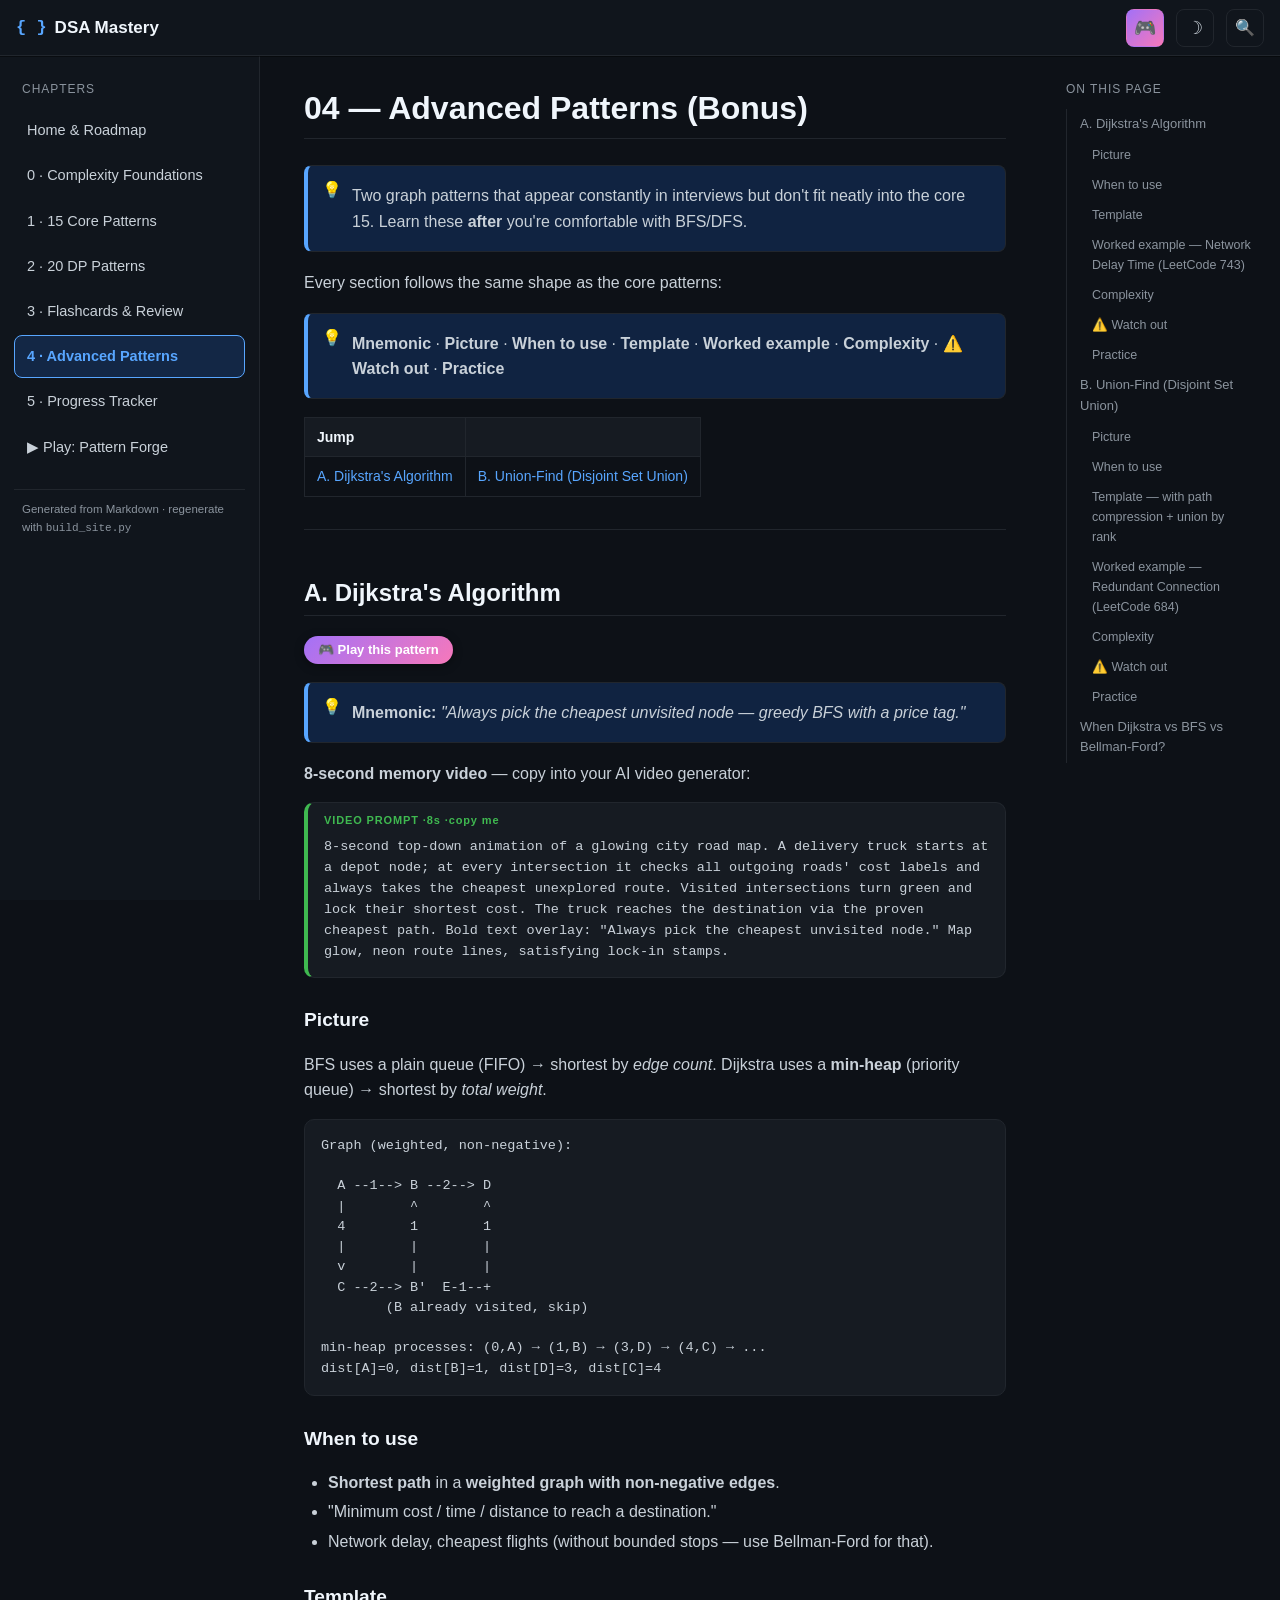
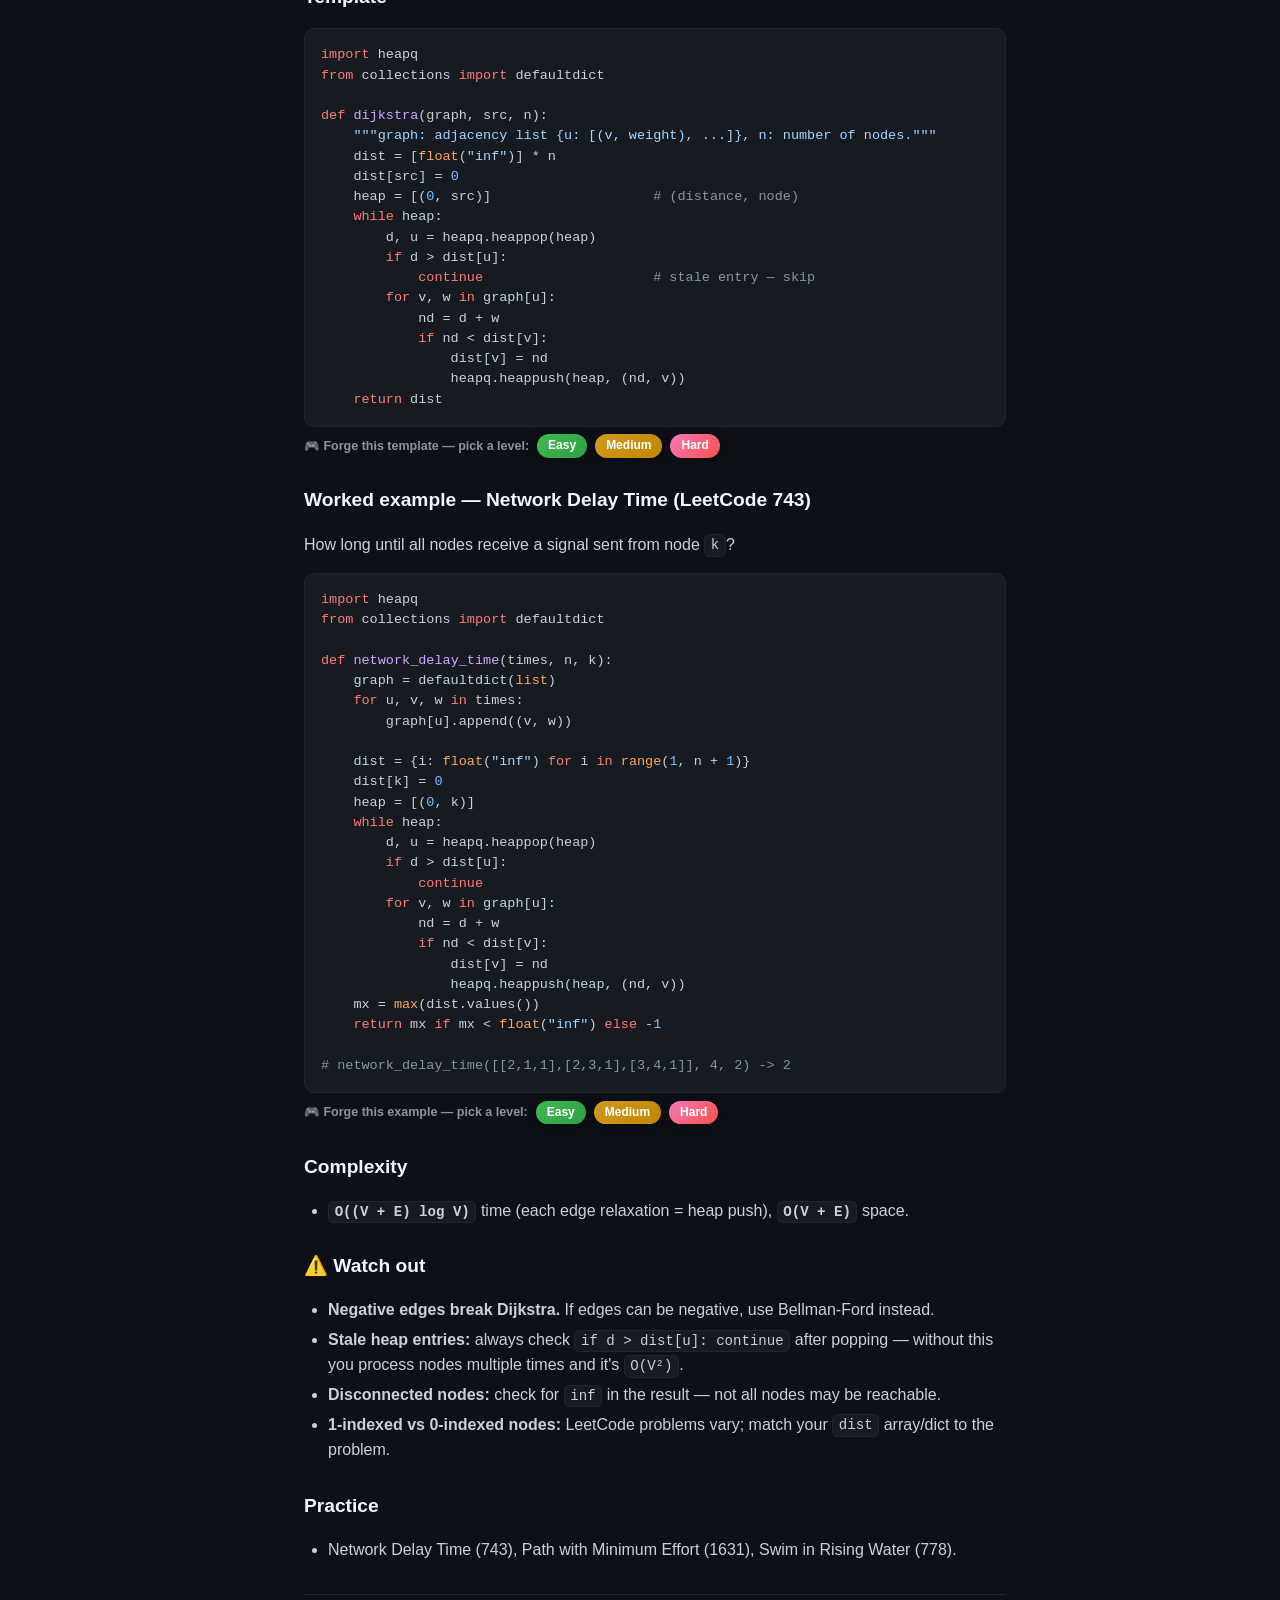
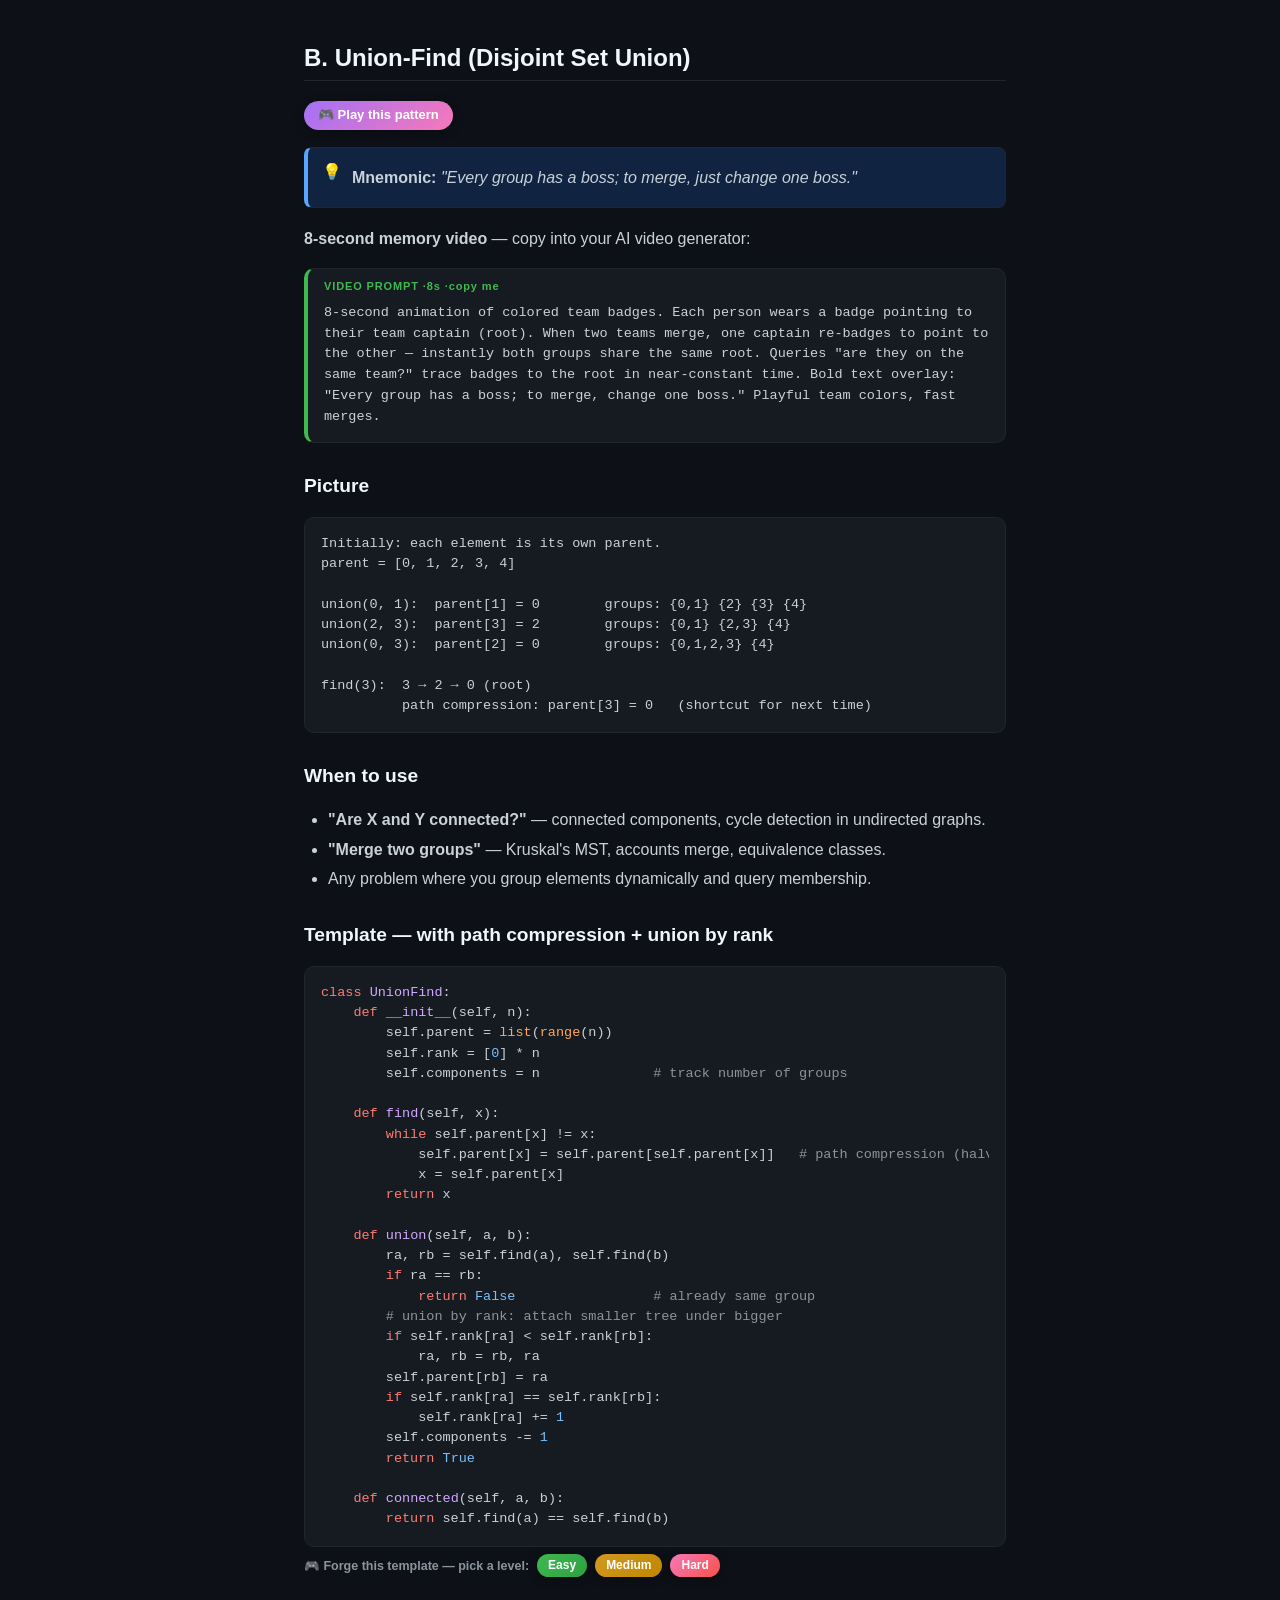
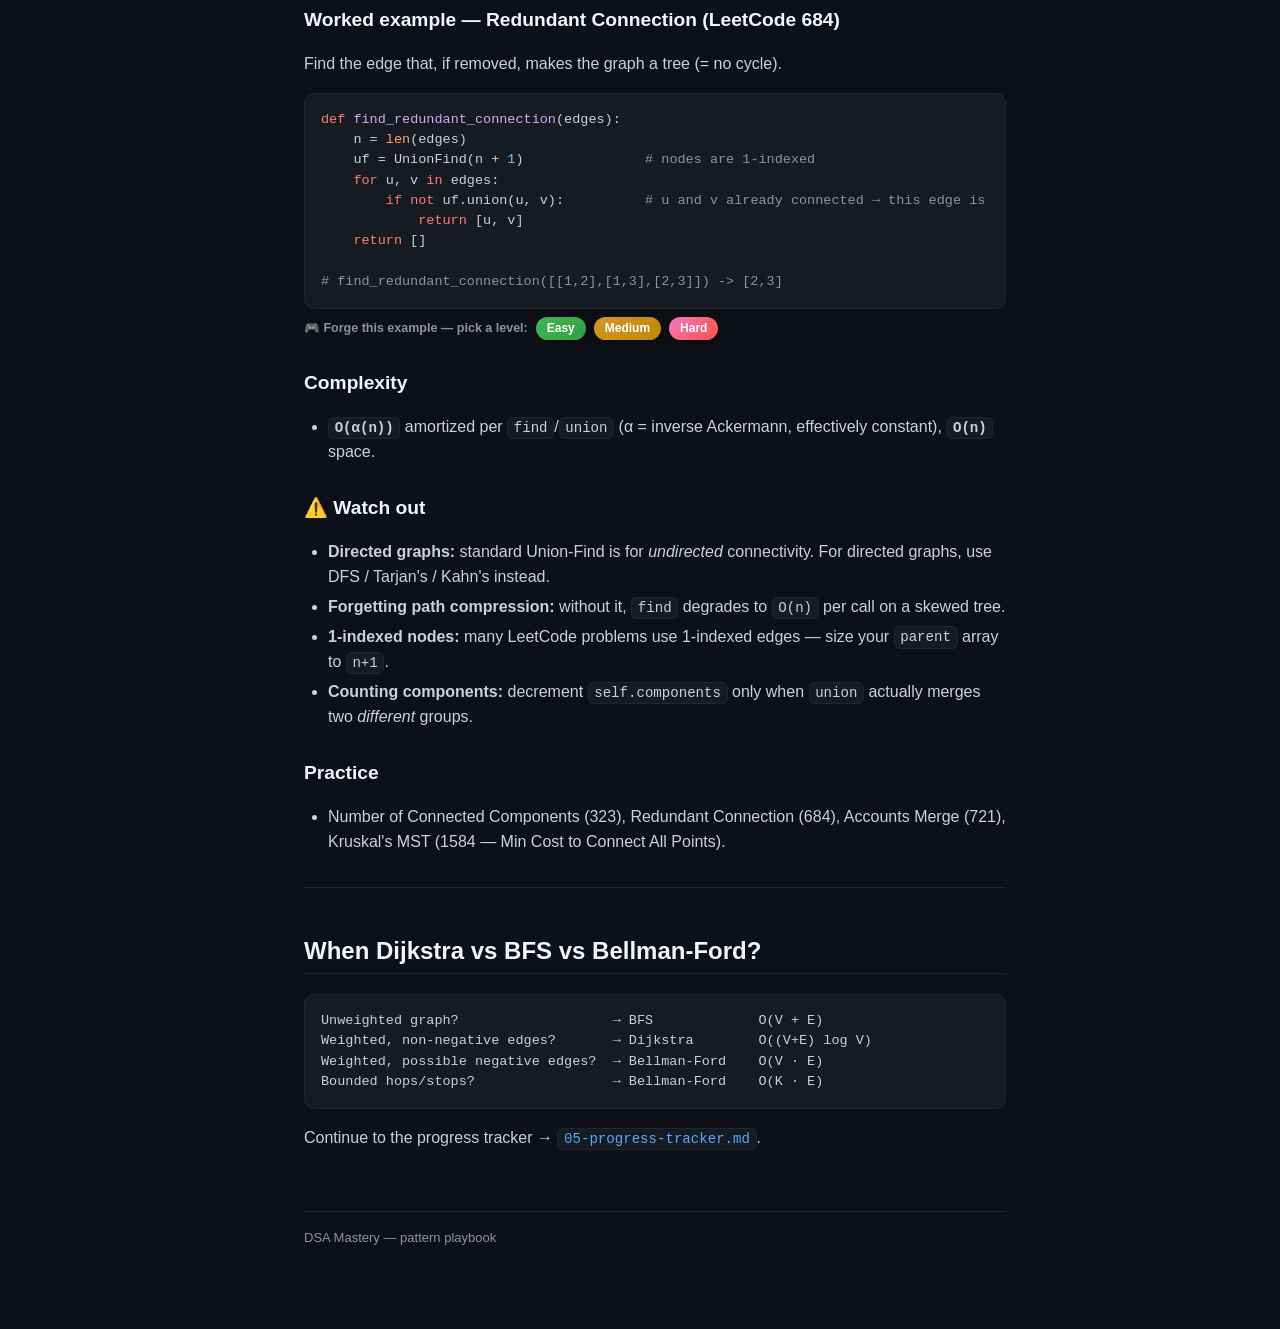
<file: docs/04-advanced-patterns.html>
<!DOCTYPE html>
<html lang="en" data-theme="dark">
<head>
<meta charset="utf-8">
<meta name="viewport" content="width=device-width, initial-scale=1">
<title>4 · Advanced Patterns · DSA Mastery</title>
<link rel="stylesheet" href="vendor/github-dark.min.css" id="hljs-dark">
<link rel="stylesheet" href="vendor/github.min.css" id="hljs-light" disabled>
<link rel="stylesheet" href="assets/app.css">
</head>
<body>
<header class="topbar">
  <button id="menuBtn" class="icon-btn" aria-label="Toggle navigation">&#9776;</button>
  <a class="brand" href="index.html"><span class="brand-mark">{ }</span> DSA Mastery</a>
  <div class="spacer"></div>
  <a id="gameBtn" class="icon-btn game-btn" href="game/index.html" aria-label="Play Pattern Forge" title="Pattern Forge — full game mode">&#127918;</a>
  <button id="themeBtn" class="icon-btn" aria-label="Toggle theme" title="Toggle light / dark">&#9789;</button>
  <button id="searchBtn" class="icon-btn search-toggle" aria-label="Search" title="Search patterns">&#128269;</button>
</header>

<div id="searchOverlay" class="search-overlay">
  <div class="search-bar">
    <input id="searchInput" type="search" placeholder="Search patterns, topics, keywords…" autocomplete="off">
    <button id="searchClose" class="icon-btn" aria-label="Close search">&#10005;</button>
  </div>
  <ul id="searchResults" class="search-results"></ul>
</div>

<div class="layout">
  <nav id="sidebar" class="sidebar">
    <div class="sidebar-section">Chapters</div>
    <ul id="navList" class="nav-list"></ul>
    <div class="sidebar-foot">Generated from Markdown · regenerate with <code>build_site.py</code></div>
  </nav>

  <main class="content">
    <article id="article" class="markdown-body"></article>
    <footer class="page-foot">
      <span>DSA Mastery — pattern playbook</span>
    </footer>
  </main>

  <aside id="toc" class="toc">
    <div class="toc-title">On this page</div>
    <ul id="tocList" class="toc-list"></ul>
  </aside>
</div>

<button id="topBtn" class="top-btn" title="Back to top">&#8593;</button>

<script type="text/markdown" id="md-content">[base64]/[base64]/ICDihpIgQmVsbG1hbi1Gb3JkICAgIE8oViDCtyBFKQpCb3VuZGVkIGhvcHMvc3RvcHM/ICAgICAgICAgICAgICAgICDihpIgQmVsbG1hbi1Gb3JkICAgIE8oSyDCtyBFKQpgYGAKCkNvbnRpbnVlIHRvIHRoZSBwcm9ncmVzcyB0cmFja2VyIOKGkiBbYDA1LXByb2dyZXNzLXRyYWNrZXIubWRgXSguLzA1LXByb2dyZXNzLXRyYWNrZXIubWQpLgo=</script>
<script>window.__NAV__ = [{"href":"index.html","title":"Home & Roadmap"},{"href":"00-complexity-foundations.html","title":"0 · Complexity Foundations"},{"href":"01-core-patterns.html","title":"1 · 15 Core Patterns"},{"href":"02-dynamic-programming.html","title":"2 · 20 DP Patterns"},{"href":"03-flashcards.html","title":"3 · Flashcards & Review"},{"href":"04-advanced-patterns.html","title":"4 · Advanced Patterns"},{"href":"05-progress-tracker.html","title":"5 · Progress Tracker"},{"href":"game/index.html","title":"\u25B6 Play: Pattern Forge"}];</script>
<script>window.__SEARCH_INDEX__ = [[{"text": "DSA Mastery — The Pattern Playbook", "snippet": "> A memorization-first study guide for the **15 core LeetCode patterns** and the", "id": "dsa-mastery--the-pattern-playbook", "page": "index.html", "pageTitle": "Home & Roadmap"}, {"text": "Read it as a website (recommended)", "snippet": "Open [`site/index.html`](./site/index.html) in your browser for a styled, navigable", "id": "read-it-as-a-website-recommended", "page": "index.html", "pageTitle": "Home & Roadmap"}, {"text": "▶ Play it: **Pattern Forge** (memorize by doing)", "snippet": "Open [`site/game/index.html`](./site/game/index.html) — or click the 🎮 button / the", "id": "-play-it-pattern-forge-memorize-by-doing", "page": "index.html", "pageTitle": "Home & Roadmap"}, {"text": "How to use this folder", "snippet": "", "id": "how-to-use-this-folder", "page": "index.html", "pageTitle": "Home & Roadmap"}, {"text": "The Big Picture — one mental map", "snippet": "Almost every problem reduces to: **\"what shape is my data, and what am I looking for?\"**", "id": "the-big-picture--one-mental-map", "page": "index.html", "pageTitle": "Home & Roadmap"}, {"text": "Master Mnemonic — \"**PT-SF-LM-TO-MB-BD-BM-B**\"", "snippet": "A single sentence to recall all 15 core patterns in order. Read the bold letters:", "id": "master-mnemonic--pt-sf-lm-to-mb-bd-bm-b", "page": "index.html", "pageTitle": "Home & Roadmap"}, {"text": "Complexity at a glance (memorize this ladder)", "snippet": "From fastest to slowest — chant it: **\"one, log, root-n, n, n-log-n, n-squared, two-to-the-n, n-factorial.\"**", "id": "complexity-at-a-glance-memorize-this-ladder", "page": "index.html", "pageTitle": "Home & Roadmap"}, {"text": "Pattern → Complexity quick reference", "snippet": "", "id": "pattern--complexity-quick-reference", "page": "index.html", "pageTitle": "Home & Roadmap"}, {"text": "Core patterns", "snippet": "", "id": "core-patterns", "page": "index.html", "pageTitle": "Home & Roadmap"}, {"text": "DP patterns", "snippet": "", "id": "dp-patterns", "page": "index.html", "pageTitle": "Home & Roadmap"}, {"text": "A 4-week study plan", "snippet": "- **Week 1 — Arrays/Strings/Lists:** Patterns 1–9. Two problems each.", "id": "a-4-week-study-plan", "page": "index.html", "pageTitle": "Home & Roadmap"}, {"text": "00 — Complexity Foundations & Data-Structure Cheat Sheet", "snippet": "> Before patterns, you need a feel for **cost**. This file gives you the Big-O", "id": "00--complexity-foundations--data-structure-cheat-sheet", "page": "00-complexity-foundations.html", "pageTitle": "0 · Complexity Foundations"}, {"text": "1. What Big-O actually measures", "snippet": "Big-O describes **how the running time (or memory) grows as the input `n` grows** —", "id": "1-what-big-o-actually-measures", "page": "00-complexity-foundations.html", "pageTitle": "0 · Complexity Foundations"}, {"text": "2. How to RECOGNIZE each complexity (pattern-matching cheat)", "snippet": "", "id": "2-how-to-recognize-each-complexity-pattern-matching-cheat", "page": "00-complexity-foundations.html", "pageTitle": "0 · Complexity Foundations"}, {"text": "3. Amortized vs worst case (one gotcha)", "snippet": "- **`list.append`** in Python is *amortized* `O(1)` — occasionally it resizes", "id": "3-amortized-vs-worst-case-one-gotcha", "page": "00-complexity-foundations.html", "pageTitle": "0 · Complexity Foundations"}, {"text": "4. Visualizing growth (relative steps for n = 100)", "snippet": "O(1)        | ▏ 1", "id": "4-visualizing-growth-relative-steps-for-n--100", "page": "00-complexity-foundations.html", "pageTitle": "0 · Complexity Foundations"}, {"text": "5. DATA-STRUCTURE OPERATION COSTS — memorize this", "snippet": "", "id": "5-data-structure-operation-costs--memorize-this", "page": "00-complexity-foundations.html", "pageTitle": "0 · Complexity Foundations"}, {"text": "6. Common algorithm complexities — memorize this", "snippet": "", "id": "6-common-algorithm-complexities--memorize-this", "page": "00-complexity-foundations.html", "pageTitle": "0 · Complexity Foundations"}, {"text": "7. The two Python imports you'll use constantly", "snippet": "import heapq                       # min-heap: heappush, heappop, heapify, nlargest, nsmallest", "id": "7-the-two-python-imports-youll-use-constantly", "page": "00-complexity-foundations.html", "pageTitle": "0 · Complexity Foundations"}, {"text": "Min-heap", "snippet": "h = []", "id": "min-heap", "page": "00-complexity-foundations.html", "pageTitle": "0 · Complexity Foundations"}, {"text": "Max-heap trick: push negatives", "snippet": "heapq.heappush(h, -value)", "id": "max-heap-trick-push-negatives", "page": "00-complexity-foundations.html", "pageTitle": "0 · Complexity Foundations"}, {"text": "Deque (queue/stack)", "snippet": "dq = deque()", "id": "deque-queuestack", "page": "00-complexity-foundations.html", "pageTitle": "0 · Complexity Foundations"}, {"text": "Counter", "snippet": "freq = Counter(\"aabbbc\")     # {'b':3,'a':2,'c':1}", "id": "counter", "page": "00-complexity-foundations.html", "pageTitle": "0 · Complexity Foundations"}, {"text": "01 — The 15 Core Patterns", "snippet": "Ordered for learning: **arrays/strings → linked lists → stacks/heaps/intervals →", "id": "01--the-15-core-patterns", "page": "01-core-patterns.html", "pageTitle": "1 · 15 Core Patterns"}, {"text": "1. Prefix Sum", "snippet": "> **Mnemonic:** *\"Pre-cook the sums, serve ranges instantly.\"*", "id": "1-prefix-sum", "page": "01-core-patterns.html", "pageTitle": "1 · 15 Core Patterns"}, {"text": "Picture", "snippet": "Turn the array into running totals. A range sum becomes one subtraction.", "id": "picture", "page": "01-core-patterns.html", "pageTitle": "1 · 15 Core Patterns"}, {"text": "When to use", "snippet": "- Many **range-sum queries** on a static array.", "id": "when-to-use", "page": "01-core-patterns.html", "pageTitle": "1 · 15 Core Patterns"}, {"text": "Template", "snippet": "def build_prefix(nums):", "id": "template", "page": "01-core-patterns.html", "pageTitle": "1 · 15 Core Patterns"}, {"text": "Worked example — Subarray Sum Equals K (LeetCode 560)", "snippet": "Count subarrays whose sum equals `k`. The trick: a running sum + a hash map of", "id": "worked-example--subarray-sum-equals-k-leetcode-560", "page": "01-core-patterns.html", "pageTitle": "1 · 15 Core Patterns"}, {"text": "subarray_sum([1, 1, 1], 2) -> 2", "snippet": "- Build: **`O(n)` time**, query: **`O(1)`**. Hash-map version: **`O(n)` time, `O(n)` space.**", "id": "subarray_sum1-1-1-2---2", "page": "01-core-patterns.html", "pageTitle": "1 · 15 Core Patterns"}, {"text": "Complexity", "snippet": "- Build: **`O(n)` time**, query: **`O(1)`**. Hash-map version: **`O(n)` time, `O(n)` space.**", "id": "complexity", "page": "01-core-patterns.html", "pageTitle": "1 · 15 Core Patterns"}, {"text": "⚠️ Watch out", "snippet": "- **Empty array:** handle `len(nums) == 0` before building the prefix.", "id": "-watch-out", "page": "01-core-patterns.html", "pageTitle": "1 · 15 Core Patterns"}, {"text": "Practice", "snippet": "- Range Sum Query – Immutable (303), Contiguous Array (525), Subarray Sum Equals K (560).", "id": "practice", "page": "01-core-patterns.html", "pageTitle": "1 · 15 Core Patterns"}, {"text": "2. Two Pointers", "snippet": "> **Mnemonic:** *\"Squeeze from both ends.\"*", "id": "2-two-pointers", "page": "01-core-patterns.html", "pageTitle": "1 · 15 Core Patterns"}, {"text": "Picture", "snippet": "On a **sorted** array, walk `left` up and `right` down based on the comparison.", "id": "picture-1", "page": "01-core-patterns.html", "pageTitle": "1 · 15 Core Patterns"}, {"text": "When to use", "snippet": "- **Sorted** input, find a pair/triplet meeting a condition.", "id": "when-to-use-1", "page": "01-core-patterns.html", "pageTitle": "1 · 15 Core Patterns"}, {"text": "Template", "snippet": "def two_sum_sorted(nums, target):", "id": "template-1", "page": "01-core-patterns.html", "pageTitle": "1 · 15 Core Patterns"}, {"text": "Worked example — 3Sum (LeetCode 15)", "snippet": "Fix one number, two-pointer the rest. Sorting enables both the scan and dedup.", "id": "worked-example--3sum-leetcode-15", "page": "01-core-patterns.html", "pageTitle": "1 · 15 Core Patterns"}, {"text": "three_sum([-1, 0, 1, 2, -1, -4]) -> [[-1, -1, 2], [-1, 0, 1]]", "snippet": "- Pair scan: **`O(n)`** time, **`O(1)`** space (plus `O(n log n)` if you must sort).", "id": "three_sum-1-0-1-2--1--4----1--1-2--1-0-1", "page": "01-core-patterns.html", "pageTitle": "1 · 15 Core Patterns"}, {"text": "Complexity", "snippet": "- Pair scan: **`O(n)`** time, **`O(1)`** space (plus `O(n log n)` if you must sort).", "id": "complexity-1", "page": "01-core-patterns.html", "pageTitle": "1 · 15 Core Patterns"}, {"text": "⚠️ Watch out", "snippet": "- **Input must be sorted** (or you sort first) — two pointers on unsorted data gives wrong answers.", "id": "-watch-out-1", "page": "01-core-patterns.html", "pageTitle": "1 · 15 Core Patterns"}, {"text": "Practice", "snippet": "- Two Sum II (167), 3Sum (15), Container With Most Water (11).", "id": "practice-1", "page": "01-core-patterns.html", "pageTitle": "1 · 15 Core Patterns"}, {"text": "3. Sliding Window", "snippet": "> **Mnemonic:** *\"Grow right, shrink left, keep the best.\"*", "id": "3-sliding-window", "page": "01-core-patterns.html", "pageTitle": "1 · 15 Core Patterns"}, {"text": "Picture", "snippet": "A window `[left, right]` slides across; expand to include, contract to stay valid.", "id": "picture-2", "page": "01-core-patterns.html", "pageTitle": "1 · 15 Core Patterns"}, {"text": "When to use", "snippet": "- **Contiguous** subarray/substring asking for max/min/longest/shortest.", "id": "when-to-use-2", "page": "01-core-patterns.html", "pageTitle": "1 · 15 Core Patterns"}, {"text": "Template — fixed size", "snippet": "def max_sum_subarray(nums, k):", "id": "template--fixed-size", "page": "01-core-patterns.html", "pageTitle": "1 · 15 Core Patterns"}, {"text": "Template — variable size", "snippet": "def longest_unique_substring(s):         # LeetCode 3", "id": "template--variable-size", "page": "01-core-patterns.html", "pageTitle": "1 · 15 Core Patterns"}, {"text": "longest_unique_substring(\"abcabcbb\") -> 3  (\"abc\")", "snippet": "- **`O(n)`** time (each element enters and leaves once), **`O(1)`–`O(k)`** space.", "id": "longest_unique_substringabcabcbb---3--abc", "page": "01-core-patterns.html", "pageTitle": "1 · 15 Core Patterns"}, {"text": "Complexity", "snippet": "- **`O(n)`** time (each element enters and leaves once), **`O(1)`–`O(k)`** space.", "id": "complexity-2", "page": "01-core-patterns.html", "pageTitle": "1 · 15 Core Patterns"}, {"text": "⚠️ Watch out", "snippet": "- **Window size > array length:** for fixed-size windows, check `k <= len(nums)` first.", "id": "-watch-out-2", "page": "01-core-patterns.html", "pageTitle": "1 · 15 Core Patterns"}, {"text": "Practice", "snippet": "- Maximum Average Subarray I (643), Longest Substring Without Repeating (3), Minimum Window Substring (76).", "id": "practice-2", "page": "01-core-patterns.html", "pageTitle": "1 · 15 Core Patterns"}, {"text": "4. Fast & Slow Pointers", "snippet": "> **Mnemonic:** *\"Tortoise and Hare — the hare laps the loop.\"*", "id": "4-fast--slow-pointers", "page": "01-core-patterns.html", "pageTitle": "1 · 15 Core Patterns"}, {"text": "Picture", "snippet": "`slow` moves 1 step, `fast` moves 2. In a cycle, `fast` eventually meets `slow`.", "id": "picture-3", "page": "01-core-patterns.html", "pageTitle": "1 · 15 Core Patterns"}, {"text": "When to use", "snippet": "- Detect a **cycle** in a linked list / functional graph.", "id": "when-to-use-3", "page": "01-core-patterns.html", "pageTitle": "1 · 15 Core Patterns"}, {"text": "Template", "snippet": "class ListNode:", "id": "template-2", "page": "01-core-patterns.html", "pageTitle": "1 · 15 Core Patterns"}, {"text": "Worked example — Find the Duplicate Number (LeetCode 287)", "snippet": "Treat the array as a linked list where `i -> nums[i]`. The duplicate is the cycle entry.", "id": "worked-example--find-the-duplicate-number-leetcode-287", "page": "01-core-patterns.html", "pageTitle": "1 · 15 Core Patterns"}, {"text": "find_duplicate([1, 3, 4, 2, 2]) -> 2", "snippet": "- **`O(n)`** time, **`O(1)`** space.", "id": "find_duplicate1-3-4-2-2---2", "page": "01-core-patterns.html", "pageTitle": "1 · 15 Core Patterns"}, {"text": "Complexity", "snippet": "- **`O(n)`** time, **`O(1)`** space.", "id": "complexity-3", "page": "01-core-patterns.html", "pageTitle": "1 · 15 Core Patterns"}, {"text": "⚠️ Watch out", "snippet": "- **Empty list / single node:** `while fast and fast.next` handles this — if you forget `fast.next`, you'll crash on sin", "id": "-watch-out-3", "page": "01-core-patterns.html", "pageTitle": "1 · 15 Core Patterns"}, {"text": "Practice", "snippet": "- Linked List Cycle (141), Happy Number (202), Find the Duplicate Number (287).", "id": "practice-3", "page": "01-core-patterns.html", "pageTitle": "1 · 15 Core Patterns"}, {"text": "5. LinkedList In-place Reversal", "snippet": "> **Mnemonic:** *\"Three hands: prev, curr, next — flip and march.\"*", "id": "5-linkedlist-in-place-reversal", "page": "01-core-patterns.html", "pageTitle": "1 · 15 Core Patterns"}, {"text": "Picture", "snippet": "Reverse pointers one node at a time without extra memory.", "id": "picture-4", "page": "01-core-patterns.html", "pageTitle": "1 · 15 Core Patterns"}, {"text": "When to use", "snippet": "- Reverse a whole list or a **sublist**; reverse in **groups of k**.", "id": "when-to-use-4", "page": "01-core-patterns.html", "pageTitle": "1 · 15 Core Patterns"}, {"text": "Template — full reversal", "snippet": "def reverse_list(head):", "id": "template--full-reversal", "page": "01-core-patterns.html", "pageTitle": "1 · 15 Core Patterns"}, {"text": "Worked example — Reverse Linked List II (LeetCode 92)", "snippet": "Reverse only positions `m..n` using a dummy head to simplify edge cases.", "id": "worked-example--reverse-linked-list-ii-leetcode-92", "page": "01-core-patterns.html", "pageTitle": "1 · 15 Core Patterns"}, {"text": "Complexity", "snippet": "- **`O(n)`** time, **`O(1)`** space.", "id": "complexity-4", "page": "01-core-patterns.html", "pageTitle": "1 · 15 Core Patterns"}, {"text": "⚠️ Watch out", "snippet": "- **Single node:** `curr.next` is `None`, so the loop body never executes — returns correctly, but verify.", "id": "-watch-out-4", "page": "01-core-patterns.html", "pageTitle": "1 · 15 Core Patterns"}, {"text": "Practice", "snippet": "- Reverse Linked List (206), Reverse Linked List II (92), Swap Nodes in Pairs (24).", "id": "practice-4", "page": "01-core-patterns.html", "pageTitle": "1 · 15 Core Patterns"}, {"text": "6. Monotonic Stack", "snippet": "> **Mnemonic:** *\"Keep the stack tidy; pop the losers when a bigger one arrives.\"*", "id": "6-monotonic-stack", "page": "01-core-patterns.html", "pageTitle": "1 · 15 Core Patterns"}, {"text": "Picture", "snippet": "A stack kept increasing/decreasing. New element pops everything it beats —", "id": "picture-5", "page": "01-core-patterns.html", "pageTitle": "1 · 15 Core Patterns"}, {"text": "When to use", "snippet": "- **Next greater / next smaller** element; spans; largest rectangle; daily temperatures.", "id": "when-to-use-5", "page": "01-core-patterns.html", "pageTitle": "1 · 15 Core Patterns"}, {"text": "Template", "snippet": "def next_greater(nums):", "id": "template-3", "page": "01-core-patterns.html", "pageTitle": "1 · 15 Core Patterns"}, {"text": "next_greater([2, 1, 2, 4, 3]) -> [4, 2, 4, -1, -1]", "snippet": "How many days until a warmer temperature? Store indices, pop when warmer.", "id": "next_greater2-1-2-4-3---4-2-4--1--1", "page": "01-core-patterns.html", "pageTitle": "1 · 15 Core Patterns"}, {"text": "Worked example — Daily Temperatures (LeetCode 739)", "snippet": "How many days until a warmer temperature? Store indices, pop when warmer.", "id": "worked-example--daily-temperatures-leetcode-739", "page": "01-core-patterns.html", "pageTitle": "1 · 15 Core Patterns"}, {"text": "daily_temperatures([73,74,75,71,69,72,76,73]) -> [1,1,4,2,1,1,0,0]", "snippet": "- **`O(n)`** time (each index pushed/popped once), **`O(n)`** space.", "id": "daily_temperatures7374757169727673---11421100", "page": "01-core-patterns.html", "pageTitle": "1 · 15 Core Patterns"}, {"text": "Complexity", "snippet": "- **`O(n)`** time (each index pushed/popped once), **`O(n)`** space.", "id": "complexity-5", "page": "01-core-patterns.html", "pageTitle": "1 · 15 Core Patterns"}, {"text": "⚠️ Watch out", "snippet": "- **All ascending or all descending:** the stack might never pop (ascending) or pop everything immediately (descending) ", "id": "-watch-out-5", "page": "01-core-patterns.html", "pageTitle": "1 · 15 Core Patterns"}, {"text": "Practice", "snippet": "- Next Greater Element I (496), Daily Temperatures (739), Largest Rectangle in Histogram (84).", "id": "practice-5", "page": "01-core-patterns.html", "pageTitle": "1 · 15 Core Patterns"}, {"text": "7. Top 'K' Elements (Heap)", "snippet": "> **Mnemonic:** *\"Keep a heap of size K; kick out the weakest.\"*", "id": "7-top-k-elements-heap", "page": "01-core-patterns.html", "pageTitle": "1 · 15 Core Patterns"}, {"text": "Picture", "snippet": "For the **K largest**, keep a **min-heap of size K**. The root is the weakest of", "id": "picture-6", "page": "01-core-patterns.html", "pageTitle": "1 · 15 Core Patterns"}, {"text": "When to use", "snippet": "- \"K largest / smallest / most frequent / closest.\" Streaming top-K.", "id": "when-to-use-6", "page": "01-core-patterns.html", "pageTitle": "1 · 15 Core Patterns"}, {"text": "Template", "snippet": "import heapq", "id": "template-4", "page": "01-core-patterns.html", "pageTitle": "1 · 15 Core Patterns"}, {"text": "kth_largest([3, 2, 1, 5, 6, 4], 2) -> 5", "snippet": "from collections import Counter", "id": "kth_largest3-2-1-5-6-4-2---5", "page": "01-core-patterns.html", "pageTitle": "1 · 15 Core Patterns"}, {"text": "Worked example — Top K Frequent Elements (LeetCode 347)", "snippet": "from collections import Counter", "id": "worked-example--top-k-frequent-elements-leetcode-347", "page": "01-core-patterns.html", "pageTitle": "1 · 15 Core Patterns"}, {"text": "top_k_frequent([1,1,1,2,2,3], 2) -> [1, 2]", "snippet": "- **`O(n log k)`** time, **`O(k)`** space. (Full sort would be `O(n log n)`.)", "id": "top_k_frequent111223-2---1-2", "page": "01-core-patterns.html", "pageTitle": "1 · 15 Core Patterns"}, {"text": "Complexity", "snippet": "- **`O(n log k)`** time, **`O(k)`** space. (Full sort would be `O(n log n)`.)", "id": "complexity-6", "page": "01-core-patterns.html", "pageTitle": "1 · 15 Core Patterns"}, {"text": "⚠️ Watch out", "snippet": "- **k = 0:** return empty — don't push anything.", "id": "-watch-out-6", "page": "01-core-patterns.html", "pageTitle": "1 · 15 Core Patterns"}, {"text": "Practice", "snippet": "- Kth Largest Element (215), Top K Frequent Elements (347), Find K Pairs with Smallest Sums (373).", "id": "practice-6", "page": "01-core-patterns.html", "pageTitle": "1 · 15 Core Patterns"}, {"text": "8. Overlapping Intervals", "snippet": "> **Mnemonic:** *\"Sort by start, then stitch the overlaps.\"*", "id": "8-overlapping-intervals", "page": "01-core-patterns.html", "pageTitle": "1 · 15 Core Patterns"}, {"text": "Picture", "snippet": "Two intervals `[a,b]` and `[c,d]` (sorted by start) overlap when `b >= c`.", "id": "picture-7", "page": "01-core-patterns.html", "pageTitle": "1 · 15 Core Patterns"}, {"text": "When to use", "snippet": "- **Merge**, insert, or count non-overlapping ranges; meeting rooms; calendars.", "id": "when-to-use-7", "page": "01-core-patterns.html", "pageTitle": "1 · 15 Core Patterns"}, {"text": "Template", "snippet": "def merge_intervals(intervals):", "id": "template-5", "page": "01-core-patterns.html", "pageTitle": "1 · 15 Core Patterns"}, {"text": "merge_intervals([[1,3],[2,6],[8,10],[15,18]]) -> [[1,6],[8,10],[15,18]]", "snippet": "Minimum removals to make intervals non-overlapping → greedily keep earliest finishers.", "id": "merge_intervals13268101518---168101518", "page": "01-core-patterns.html", "pageTitle": "1 · 15 Core Patterns"}, {"text": "Worked example — Non-overlapping Intervals (LeetCode 435)", "snippet": "Minimum removals to make intervals non-overlapping → greedily keep earliest finishers.", "id": "worked-example--non-overlapping-intervals-leetcode-435", "page": "01-core-patterns.html", "pageTitle": "1 · 15 Core Patterns"}, {"text": "erase_overlap_intervals([[1,2],[2,3],[3,4],[1,3]]) -> 1", "snippet": "- **`O(n log n)`** time (the sort dominates), **`O(n)`** space.", "id": "erase_overlap_intervals12233413---1", "page": "01-core-patterns.html", "pageTitle": "1 · 15 Core Patterns"}, {"text": "Complexity", "snippet": "- **`O(n log n)`** time (the sort dominates), **`O(n)`** space.", "id": "complexity-7", "page": "01-core-patterns.html", "pageTitle": "1 · 15 Core Patterns"}, {"text": "⚠️ Watch out", "snippet": "- **Single interval:** result is just that interval — make sure your loop still appends it.", "id": "-watch-out-7", "page": "01-core-patterns.html", "pageTitle": "1 · 15 Core Patterns"}, {"text": "Practice", "snippet": "- Merge Intervals (56), Insert Interval (57), Non-Overlapping Intervals (435).", "id": "practice-7", "page": "01-core-patterns.html", "pageTitle": "1 · 15 Core Patterns"}, {"text": "9. Modified Binary Search", "snippet": "> **Mnemonic:** *\"Halve and conquer — even when the array is twisted.\"*", "id": "9-modified-binary-search", "page": "01-core-patterns.html", "pageTitle": "1 · 15 Core Patterns"}, {"text": "Picture", "snippet": "Standard search halves the range. In a **rotated** array, one half is always sorted —", "id": "picture-8", "page": "01-core-patterns.html", "pageTitle": "1 · 15 Core Patterns"}, {"text": "When to use", "snippet": "- **Sorted / rotated** arrays; find target, boundary, first/last, or a peak.", "id": "when-to-use-8", "page": "01-core-patterns.html", "pageTitle": "1 · 15 Core Patterns"}, {"text": "Template — classic + boundary", "snippet": "def binary_search(nums, target):", "id": "template--classic--boundary", "page": "01-core-patterns.html", "pageTitle": "1 · 15 Core Patterns"}, {"text": "Worked example — Search in Rotated Sorted Array (LeetCode 33)", "snippet": "def search_rotated(nums, target):", "id": "worked-example--search-in-rotated-sorted-array-leetcode-33", "page": "01-core-patterns.html", "pageTitle": "1 · 15 Core Patterns"}, {"text": "search_rotated([4,5,6,7,0,1,2], 0) -> 4", "snippet": "- **`O(log n)`** time, **`O(1)`** space.", "id": "search_rotated4567012-0---4", "page": "01-core-patterns.html", "pageTitle": "1 · 15 Core Patterns"}, {"text": "Complexity", "snippet": "- **`O(log n)`** time, **`O(1)`** space.", "id": "complexity-8", "page": "01-core-patterns.html", "pageTitle": "1 · 15 Core Patterns"}, {"text": "⚠️ Watch out", "snippet": "- **Single element array:** `lo == hi == mid` — make sure you return it if it matches, not loop forever.", "id": "-watch-out-8", "page": "01-core-patterns.html", "pageTitle": "1 · 15 Core Patterns"}, {"text": "Practice", "snippet": "- Search in Rotated Sorted Array (33), Find Minimum in Rotated Sorted Array (153), Search a 2D Matrix II (240).", "id": "practice-8", "page": "01-core-patterns.html", "pageTitle": "1 · 15 Core Patterns"}, {"text": "10. Binary Tree Traversal", "snippet": "> **Mnemonic:** *\"PIP — **P**re (root first), **I**n (root middle), **P**ost (root last).\"*", "id": "10-binary-tree-traversal", "page": "01-core-patterns.html", "pageTitle": "1 · 15 Core Patterns"}, {"text": "Picture", "snippet": "Where you \"visit\" the root relative to its children defines the order.", "id": "picture-9", "page": "01-core-patterns.html", "pageTitle": "1 · 15 Core Patterns"}, {"text": "When to use", "snippet": "- **Inorder** → sorted order in a BST. **Preorder** → copy/serialize.", "id": "when-to-use-9", "page": "01-core-patterns.html", "pageTitle": "1 · 15 Core Patterns"}, {"text": "Template", "snippet": "class TreeNode:", "id": "template-6", "page": "01-core-patterns.html", "pageTitle": "1 · 15 Core Patterns"}, {"text": "Worked example — Kth Smallest in a BST (LeetCode 230)", "snippet": "Inorder yields ascending values; stop at the kth.", "id": "worked-example--kth-smallest-in-a-bst-leetcode-230", "page": "01-core-patterns.html", "pageTitle": "1 · 15 Core Patterns"}, {"text": "Complexity", "snippet": "- **`O(n)`** time, **`O(h)`** space (`h` = height; `O(n)` worst, `O(log n)` balanced).", "id": "complexity-9", "page": "01-core-patterns.html", "pageTitle": "1 · 15 Core Patterns"}, {"text": "⚠️ Watch out", "snippet": "- **Empty tree (`root is None`):** return `[]` or `0` immediately — don't recurse into `None`.", "id": "-watch-out-9", "page": "01-core-patterns.html", "pageTitle": "1 · 15 Core Patterns"}, {"text": "Practice", "snippet": "- Binary Tree Paths (257, pre), Kth Smallest in a BST (230, in), Binary Tree Maximum Path Sum (124, post).", "id": "practice-9", "page": "01-core-patterns.html", "pageTitle": "1 · 15 Core Patterns"}, {"text": "11. Depth-First Search (DFS)", "snippet": "> **Mnemonic:** *\"Go deep, hit a wall, back up, try the next door.\"*", "id": "11-depth-first-search-dfs", "page": "01-core-patterns.html", "pageTitle": "1 · 15 Core Patterns"}, {"text": "Picture", "snippet": "Explore one branch fully before the next. Recursion (or an explicit stack) does this.", "id": "picture-10", "page": "01-core-patterns.html", "pageTitle": "1 · 15 Core Patterns"}, {"text": "When to use", "snippet": "- Enumerate **paths**, detect cycles, topological sort, connected components,", "id": "when-to-use-10", "page": "01-core-patterns.html", "pageTitle": "1 · 15 Core Patterns"}, {"text": "Template — graph DFS with visited set", "snippet": "def dfs(graph, start):", "id": "template--graph-dfs-with-visited-set", "page": "01-core-patterns.html", "pageTitle": "1 · 15 Core Patterns"}, {"text": "Worked example — Course Schedule II / topological order (LeetCode 210)", "snippet": "Return an order to take courses given prerequisites, or `[]` if impossible (cycle).", "id": "worked-example--course-schedule-ii--topological-order-leetcode-210", "page": "01-core-patterns.html", "pageTitle": "1 · 15 Core Patterns"}, {"text": "find_order(2, [[1, 0]]) -> [0, 1]", "snippet": "- **`O(V + E)`** time, **`O(V)`** space (visited + recursion stack).", "id": "find_order2-1-0---0-1", "page": "01-core-patterns.html", "pageTitle": "1 · 15 Core Patterns"}, {"text": "Complexity", "snippet": "- **`O(V + E)`** time, **`O(V)`** space (visited + recursion stack).", "id": "complexity-10", "page": "01-core-patterns.html", "pageTitle": "1 · 15 Core Patterns"}, {"text": "⚠️ Watch out", "snippet": "- **Disconnected graph:** a single `dfs(start)` won't visit all nodes — loop over all nodes and start DFS from unvisited", "id": "-watch-out-10", "page": "01-core-patterns.html", "pageTitle": "1 · 15 Core Patterns"}, {"text": "Practice", "snippet": "- Clone Graph (133), Path Sum II (113), Course Schedule II (210).", "id": "practice-10", "page": "01-core-patterns.html", "pageTitle": "1 · 15 Core Patterns"}, {"text": "12. Breadth-First Search (BFS)", "snippet": "> **Mnemonic:** *\"Ripples in a pond — nearest first, level by level.\"*", "id": "12-breadth-first-search-bfs", "page": "01-core-patterns.html", "pageTitle": "1 · 15 Core Patterns"}, {"text": "Picture", "snippet": "A queue processes everything at distance `d` before distance `d+1` → first time you", "id": "picture-11", "page": "01-core-patterns.html", "pageTitle": "1 · 15 Core Patterns"}, {"text": "When to use", "snippet": "- **Shortest path in unweighted** graphs; level-order tree traversal; \"minimum steps\".", "id": "when-to-use-11", "page": "01-core-patterns.html", "pageTitle": "1 · 15 Core Patterns"}, {"text": "Template", "snippet": "from collections import deque", "id": "template-7", "page": "01-core-patterns.html", "pageTitle": "1 · 15 Core Patterns"}, {"text": "Worked example — Rotting Oranges (LeetCode 994)", "snippet": "Multi-source BFS: all rotten oranges spread simultaneously; count minutes.", "id": "worked-example--rotting-oranges-leetcode-994", "page": "01-core-patterns.html", "pageTitle": "1 · 15 Core Patterns"}, {"text": "oranges_rotting([[2,1,1],[1,1,0],[0,1,1]]) -> 4", "snippet": "- **`O(V + E)`** (grid: `O(m·n)`) time, **`O(V)`** space for the queue.", "id": "oranges_rotting211110011---4", "page": "01-core-patterns.html", "pageTitle": "1 · 15 Core Patterns"}, {"text": "Complexity", "snippet": "- **`O(V + E)`** (grid: `O(m·n)`) time, **`O(V)`** space for the queue.", "id": "complexity-11", "page": "01-core-patterns.html", "pageTitle": "1 · 15 Core Patterns"}, {"text": "⚠️ Watch out", "snippet": "- **Source = destination:** return `0` (zero steps), not `-1` — a common off-by-one.", "id": "-watch-out-11", "page": "01-core-patterns.html", "pageTitle": "1 · 15 Core Patterns"}, {"text": "Practice", "snippet": "- Binary Tree Level Order (102), Rotting Oranges (994), Word Ladder (127).", "id": "practice-11", "page": "01-core-patterns.html", "pageTitle": "1 · 15 Core Patterns"}, {"text": "13. Matrix Traversal", "snippet": "> **Mnemonic:** *\"A grid is just a graph — each cell has 4 neighbors.\"*", "id": "13-matrix-traversal", "page": "01-core-patterns.html", "pageTitle": "1 · 15 Core Patterns"}, {"text": "Picture", "snippet": "Flood fill / island counting = DFS or BFS where moves are up/down/left/right.", "id": "picture-12", "page": "01-core-patterns.html", "pageTitle": "1 · 15 Core Patterns"}, {"text": "When to use", "snippet": "- Islands, flood fill, regions, shortest path on a grid, surrounded regions.", "id": "when-to-use-12", "page": "01-core-patterns.html", "pageTitle": "1 · 15 Core Patterns"}, {"text": "Template — DFS flood fill", "snippet": "def flood_fill(image, sr, sc, new_color):", "id": "template--dfs-flood-fill", "page": "01-core-patterns.html", "pageTitle": "1 · 15 Core Patterns"}, {"text": "flood_fill([[1,1,1],[1,1,0],[1,0,1]], 1, 1, 2) -> [[2,2,2],[2,2,0],[2,0,1]]", "snippet": "def num_islands(grid):", "id": "flood_fill111110101-1-1-2---222220201", "page": "01-core-patterns.html", "pageTitle": "1 · 15 Core Patterns"}, {"text": "Worked example — Number of Islands (LeetCode 200)", "snippet": "def num_islands(grid):", "id": "worked-example--number-of-islands-leetcode-200", "page": "01-core-patterns.html", "pageTitle": "1 · 15 Core Patterns"}, {"text": "num_islands([[\"1\",\"1\",\"0\"],[\"1\",\"1\",\"0\"],[\"0\",\"0\",\"1\"]]) -> 2", "snippet": "- **`O(m·n)`** time, **`O(m·n)`** space (recursion / visited worst case).", "id": "num_islands110110001---2", "page": "01-core-patterns.html", "pageTitle": "1 · 15 Core Patterns"}, {"text": "Complexity", "snippet": "- **`O(m·n)`** time, **`O(m·n)`** space (recursion / visited worst case).", "id": "complexity-12", "page": "01-core-patterns.html", "pageTitle": "1 · 15 Core Patterns"}, {"text": "⚠️ Watch out", "snippet": "- **Empty grid (0 rows or 0 cols):** guard with `if not grid or not grid[0]: return 0`.", "id": "-watch-out-12", "page": "01-core-patterns.html", "pageTitle": "1 · 15 Core Patterns"}, {"text": "Practice", "snippet": "- Flood Fill (733), Number of Islands (200), Surrounded Regions (130).", "id": "practice-12", "page": "01-core-patterns.html", "pageTitle": "1 · 15 Core Patterns"}, {"text": "14. Backtracking", "snippet": "> **Mnemonic:** *\"Choose → Explore → Un-choose.\"*", "id": "14-backtracking", "page": "01-core-patterns.html", "pageTitle": "1 · 15 Core Patterns"}, {"text": "Picture", "snippet": "A decision tree. At each node you make a choice, recurse, then **undo** it to try the next.", "id": "picture-13", "page": "01-core-patterns.html", "pageTitle": "1 · 15 Core Patterns"}, {"text": "When to use", "snippet": "- Generate **all** permutations / combinations / subsets / partitions; constraint", "id": "when-to-use-13", "page": "01-core-patterns.html", "pageTitle": "1 · 15 Core Patterns"}, {"text": "Template", "snippet": "def backtrack(choices):", "id": "template-8", "page": "01-core-patterns.html", "pageTitle": "1 · 15 Core Patterns"}, {"text": "Worked example — Subsets (LeetCode 78)", "snippet": "Every element is either in or out; recurse on the index.", "id": "worked-example--subsets-leetcode-78", "page": "01-core-patterns.html", "pageTitle": "1 · 15 Core Patterns"}, {"text": "subsets([1, 2, 3]) -> [[],[1],[1,2],[1,2,3],[1,3],[2],[2,3],[3]]", "snippet": "- Permutations **`O(n·n!)`**, Subsets **`O(n·2^n)`**, general **`O(branch^depth)`**;", "id": "subsets1-2-3---112123132233", "page": "01-core-patterns.html", "pageTitle": "1 · 15 Core Patterns"}, {"text": "Complexity", "snippet": "- Permutations **`O(n·n!)`**, Subsets **`O(n·2^n)`**, general **`O(branch^depth)`**;", "id": "complexity-13", "page": "01-core-patterns.html", "pageTitle": "1 · 15 Core Patterns"}, {"text": "⚠️ Watch out", "snippet": "- **Empty input:** `backtrack([])` should return `[[]]` (one empty subset) or `[]` (no permutations) — know the differen", "id": "-watch-out-13", "page": "01-core-patterns.html", "pageTitle": "1 · 15 Core Patterns"}, {"text": "Practice", "snippet": "- Permutations (46), Subsets (78), N-Queens (51).", "id": "practice-13", "page": "01-core-patterns.html", "pageTitle": "1 · 15 Core Patterns"}, {"text": "15. Bridge to Dynamic Programming", "snippet": "> **Mnemonic:** *\"Backtracking that remembers = DP.\"*", "id": "15-bridge-to-dynamic-programming", "page": "01-core-patterns.html", "pageTitle": "1 · 15 Core Patterns"}, {"text": "⚠️ Watch out", "snippet": "- **Forgetting base cases:** every DP solution needs at least one base case — `dp[0]`, `dp[0][0]`, etc.", "id": "-watch-out-14", "page": "01-core-patterns.html", "pageTitle": "1 · 15 Core Patterns"}, {"text": "02 — The 20 Dynamic Programming Patterns", "snippet": "> DP = **recursion + memory**. For every pattern below, anchor on the two questions:", "id": "02--the-20-dynamic-programming-patterns", "page": "02-dynamic-programming.html", "pageTitle": "2 · 20 DP Patterns"}, {"text": "1. Fibonacci Sequence", "snippet": "> **Mnemonic:** *\"Today = yesterday + the day before.\"*  · **State:** `dp[i]` · **Recurrence:** `dp[i] = dp[i-1] + dp[i-", "id": "1-fibonacci-sequence", "page": "02-dynamic-programming.html", "pageTitle": "2 · 20 DP Patterns"}, {"text": "Picture", "snippet": "stairs, 1 or 2 steps at a time:", "id": "picture", "page": "02-dynamic-programming.html", "pageTitle": "2 · 20 DP Patterns"}, {"text": "Code — Climbing Stairs (LeetCode 70), O(1) space", "snippet": "def climb_stairs(n):", "id": "code--climbing-stairs-leetcode-70-o1-space", "page": "02-dynamic-programming.html", "pageTitle": "2 · 20 DP Patterns"}, {"text": "climb_stairs(5) -> 8", "snippet": "**`O(n)`** time, **`O(1)`** space.", "id": "climb_stairs5---8", "page": "02-dynamic-programming.html", "pageTitle": "2 · 20 DP Patterns"}, {"text": "Complexity", "snippet": "**`O(n)`** time, **`O(1)`** space.", "id": "complexity", "page": "02-dynamic-programming.html", "pageTitle": "2 · 20 DP Patterns"}, {"text": "⚠️ Watch out", "snippet": "- **`n = 0`:** return `1` (there's 1 way to stand on the ground) or `0` depending on the problem — read carefully.", "id": "-watch-out", "page": "02-dynamic-programming.html", "pageTitle": "2 · 20 DP Patterns"}, {"text": "Practice", "snippet": "Climbing Stairs (70), Fibonacci Number (509), Min Cost Climbing Stairs (746).", "id": "practice", "page": "02-dynamic-programming.html", "pageTitle": "2 · 20 DP Patterns"}, {"text": "2. Kadane's Algorithm", "snippet": "> **Mnemonic:** *\"Carry the streak only if it helps.\"*  · **State:** best subarray ending at `i` · **Recurrence:** `cur ", "id": "2-kadanes-algorithm", "page": "02-dynamic-programming.html", "pageTitle": "2 · 20 DP Patterns"}, {"text": "Picture", "snippet": "nums = [-2, 1, -3, 4, -1, 2, 1, -5, 4]", "id": "picture-1", "page": "02-dynamic-programming.html", "pageTitle": "2 · 20 DP Patterns"}, {"text": "Code — Maximum Subarray (LeetCode 53)", "snippet": "def max_subarray(nums):", "id": "code--maximum-subarray-leetcode-53", "page": "02-dynamic-programming.html", "pageTitle": "2 · 20 DP Patterns"}, {"text": "max_subarray([-2,1,-3,4,-1,2,1,-5,4]) -> 6", "snippet": "**`O(n)`** time, **`O(1)`** space.", "id": "max_subarray-21-34-121-54---6", "page": "02-dynamic-programming.html", "pageTitle": "2 · 20 DP Patterns"}, {"text": "Complexity", "snippet": "**`O(n)`** time, **`O(1)`** space.", "id": "complexity-1", "page": "02-dynamic-programming.html", "pageTitle": "2 · 20 DP Patterns"}, {"text": "⚠️ Watch out", "snippet": "- **All-negative array:** Kadane still works (`cur = max(x, cur + x)` picks the least-negative) — but if you initialize ", "id": "-watch-out-1", "page": "02-dynamic-programming.html", "pageTitle": "2 · 20 DP Patterns"}, {"text": "Practice", "snippet": "Maximum Subarray (53), Maximum Sum Circular Subarray (918), Maximum Product Subarray (152).", "id": "practice-1", "page": "02-dynamic-programming.html", "pageTitle": "2 · 20 DP Patterns"}, {"text": "3. 0/1 Knapsack", "snippet": "> **Mnemonic:** *\"Take it or leave it — each item once.\"*  · **State:** `dp[w]` best value at capacity `w` · **Recurrenc", "id": "3-01-knapsack", "page": "02-dynamic-programming.html", "pageTitle": "2 · 20 DP Patterns"}, {"text": "Picture", "snippet": "items (wt,val): (1,1) (3,4) (4,5) (5,7)   capacity W=7", "id": "picture-2", "page": "02-dynamic-programming.html", "pageTitle": "2 · 20 DP Patterns"}, {"text": "Code — 1-D rolling array", "snippet": "def knapsack_01(weights, values, W):", "id": "code--1-d-rolling-array", "page": "02-dynamic-programming.html", "pageTitle": "2 · 20 DP Patterns"}, {"text": "knapsack_01([1,3,4,5], [1,4,5,7], 7) -> 9", "snippet": "Can we split into two equal-sum halves? = subset summing to `total/2`.", "id": "knapsack_011345-1457-7---9", "page": "02-dynamic-programming.html", "pageTitle": "2 · 20 DP Patterns"}, {"text": "Worked example — Partition Equal Subset Sum (LeetCode 416)", "snippet": "Can we split into two equal-sum halves? = subset summing to `total/2`.", "id": "worked-example--partition-equal-subset-sum-leetcode-416", "page": "02-dynamic-programming.html", "pageTitle": "2 · 20 DP Patterns"}, {"text": "can_partition([1, 5, 11, 5]) -> True", "snippet": "**`O(n·W)`** time, **`O(W)`** space.", "id": "can_partition1-5-11-5---true", "page": "02-dynamic-programming.html", "pageTitle": "2 · 20 DP Patterns"}, {"text": "Complexity", "snippet": "**`O(n·W)`** time, **`O(W)`** space.", "id": "complexity-2", "page": "02-dynamic-programming.html", "pageTitle": "2 · 20 DP Patterns"}, {"text": "⚠️ Watch out", "snippet": "- **Iterating capacity UPWARD instead of DOWNWARD:** this turns 0/1 into unbounded (each item reused) — the #1 knapsack ", "id": "-watch-out-2", "page": "02-dynamic-programming.html", "pageTitle": "2 · 20 DP Patterns"}, {"text": "Practice", "snippet": "Partition Equal Subset Sum (416), Target Sum (494), Last Stone Weight II (1049).", "id": "practice-2", "page": "02-dynamic-programming.html", "pageTitle": "2 · 20 DP Patterns"}, {"text": "4. Unbounded Knapsack", "snippet": "> **Mnemonic:** *\"Infinite supply — reuse freely.\"*  · **Recurrence:** `dp[w] = max/min(dp[w], dp[w-wt]+val)` — iterate ", "id": "4-unbounded-knapsack", "page": "02-dynamic-programming.html", "pageTitle": "2 · 20 DP Patterns"}, {"text": "Picture", "snippet": "0/1 knapsack:  iterate capacity DOWNWARD (each item once)", "id": "picture-3", "page": "02-dynamic-programming.html", "pageTitle": "2 · 20 DP Patterns"}, {"text": "Code — Coin Change (LeetCode 322), fewest coins", "snippet": "def coin_change(coins, amount):", "id": "code--coin-change-leetcode-322-fewest-coins", "page": "02-dynamic-programming.html", "pageTitle": "2 · 20 DP Patterns"}, {"text": "coin_change([1, 2, 5], 11) -> 3   (5 + 5 + 1)", "snippet": "**`O(n·amount)`** time, **`O(amount)`** space.", "id": "coin_change1-2-5-11---3---5--5--1", "page": "02-dynamic-programming.html", "pageTitle": "2 · 20 DP Patterns"}, {"text": "Complexity", "snippet": "**`O(n·amount)`** time, **`O(amount)`** space.", "id": "complexity-3", "page": "02-dynamic-programming.html", "pageTitle": "2 · 20 DP Patterns"}, {"text": "⚠️ Watch out", "snippet": "- **Iterating capacity DOWNWARD by mistake:** that makes it 0/1 knapsack (each coin used once).", "id": "-watch-out-3", "page": "02-dynamic-programming.html", "pageTitle": "2 · 20 DP Patterns"}, {"text": "Practice", "snippet": "Coin Change (322), Coin Change II (518), Perfect Squares (279).", "id": "practice-3", "page": "02-dynamic-programming.html", "pageTitle": "2 · 20 DP Patterns"}, {"text": "5. Longest Common Subsequence (LCS)", "snippet": "> **Mnemonic:** *\"Match → diagonal +1; mismatch → best of dropping one.\"*  · **State:** `dp[i][j]` LCS of prefixes · **R", "id": "5-longest-common-subsequence-lcs", "page": "02-dynamic-programming.html", "pageTitle": "2 · 20 DP Patterns"}, {"text": "Picture", "snippet": "\"\"  a  c  e", "id": "picture-4", "page": "02-dynamic-programming.html", "pageTitle": "2 · 20 DP Patterns"}, {"text": "Code — Longest Common Subsequence (LeetCode 1143)", "snippet": "def lcs(a, b):", "id": "code--longest-common-subsequence-leetcode-1143", "page": "02-dynamic-programming.html", "pageTitle": "2 · 20 DP Patterns"}, {"text": "lcs(\"abcde\", \"ace\") -> 3", "snippet": "Only two rows of the table are ever needed at once. Replace the 2D array with two 1D arrays:", "id": "lcsabcde-ace---3", "page": "02-dynamic-programming.html", "pageTitle": "2 · 20 DP Patterns"}, {"text": "Space optimization — rolling row", "snippet": "Only two rows of the table are ever needed at once. Replace the 2D array with two 1D arrays:", "id": "space-optimization--rolling-row", "page": "02-dynamic-programming.html", "pageTitle": "2 · 20 DP Patterns"}, {"text": "lcs_optimized(\"abcde\", \"ace\") -> 3", "snippet": "> This is a common interview follow-up: \"Can you do it in `O(m)` space?\" The answer is always: keep only the previous ro", "id": "lcs_optimizedabcde-ace---3", "page": "02-dynamic-programming.html", "pageTitle": "2 · 20 DP Patterns"}, {"text": "⚠️ Watch out", "snippet": "- **Empty strings:** `lcs(\"\", anything)` = 0 — the `range(1, n+1)` loop simply doesn't execute.", "id": "-watch-out-4", "page": "02-dynamic-programming.html", "pageTitle": "2 · 20 DP Patterns"}, {"text": "Practice", "snippet": "Longest Common Subsequence (1143), Delete Operation for Two Strings (583), Shortest Common Supersequence (1092).", "id": "practice-4", "page": "02-dynamic-programming.html", "pageTitle": "2 · 20 DP Patterns"}, {"text": "6. Longest Increasing Subsequence (LIS)", "snippet": "> **Mnemonic:** *\"Patience sorting — place each card on the leftmost taller pile.\"*  · **State:** `tails[k]` = smallest ", "id": "6-longest-increasing-subsequence-lis", "page": "02-dynamic-programming.html", "pageTitle": "2 · 20 DP Patterns"}, {"text": "Picture", "snippet": "nums = [10, 9, 2, 5, 3, 7, 101, 18]", "id": "picture-5", "page": "02-dynamic-programming.html", "pageTitle": "2 · 20 DP Patterns"}, {"text": "Code — Longest Increasing Subsequence (LeetCode 300), O(n log n)", "snippet": "import bisect", "id": "code--longest-increasing-subsequence-leetcode-300-on-log-n", "page": "02-dynamic-programming.html", "pageTitle": "2 · 20 DP Patterns"}, {"text": "length_of_lis([10,9,2,5,3,7,101,18]) -> 4", "snippet": "**`O(n log n)`** time, **`O(n)`** space. (The `O(n^2)` DP variant: `dp[i]=max(dp[j]+1)`.)", "id": "length_of_lis109253710118---4", "page": "02-dynamic-programming.html", "pageTitle": "2 · 20 DP Patterns"}, {"text": "Complexity", "snippet": "**`O(n log n)`** time, **`O(n)`** space. (The `O(n^2)` DP variant: `dp[i]=max(dp[j]+1)`.)", "id": "complexity-4", "page": "02-dynamic-programming.html", "pageTitle": "2 · 20 DP Patterns"}, {"text": "⚠️ Watch out", "snippet": "- **All-decreasing input:** LIS = 1 (just one element) — `tails` only ever has one entry.", "id": "-watch-out-5", "page": "02-dynamic-programming.html", "pageTitle": "2 · 20 DP Patterns"}, {"text": "Practice", "snippet": "Longest Increasing Subsequence (300), Number of LIS (673), Russian Doll Envelopes (354).", "id": "practice-5", "page": "02-dynamic-programming.html", "pageTitle": "2 · 20 DP Patterns"}, {"text": "7. Palindromic Subsequence", "snippet": "> **Mnemonic:** *\"Ends match → reach inward +2; else shrink a side.\"*  · **State:** `dp[i][j]` on substring `i..j`.", "id": "7-palindromic-subsequence", "page": "02-dynamic-programming.html", "pageTitle": "2 · 20 DP Patterns"}, {"text": "Picture", "snippet": "s = \"bbbab\"   longest palindromic subsequence = \"bbbb\" (len 4)", "id": "picture-6", "page": "02-dynamic-programming.html", "pageTitle": "2 · 20 DP Patterns"}, {"text": "Code — Longest Palindromic Subsequence (LeetCode 516)", "snippet": "def longest_palindrome_subseq(s):", "id": "code--longest-palindromic-subsequence-leetcode-516", "page": "02-dynamic-programming.html", "pageTitle": "2 · 20 DP Patterns"}, {"text": "longest_palindrome_subseq(\"bbbab\") -> 4", "snippet": "**`O(n^2)`** time, **`O(n^2)`** space.", "id": "longest_palindrome_subseqbbbab---4", "page": "02-dynamic-programming.html", "pageTitle": "2 · 20 DP Patterns"}, {"text": "Complexity", "snippet": "**`O(n^2)`** time, **`O(n^2)`** space.", "id": "complexity-5", "page": "02-dynamic-programming.html", "pageTitle": "2 · 20 DP Patterns"}, {"text": "⚠️ Watch out", "snippet": "- **Single character:** always a palindrome of length 1 — `dp[i][i] = 1` base case.", "id": "-watch-out-6", "page": "02-dynamic-programming.html", "pageTitle": "2 · 20 DP Patterns"}, {"text": "Practice", "snippet": "Longest Palindromic Subsequence (516), Palindromic Substrings (647), Min Insertions to Make Palindrome (1312).", "id": "practice-6", "page": "02-dynamic-programming.html", "pageTitle": "2 · 20 DP Patterns"}, {"text": "8. Edit Distance", "snippet": "> **Mnemonic:** *\"Insert, Delete, Replace — pick the cheapest fix.\"*  · **State:** `dp[i][j]` edits to turn `a[:i]` into", "id": "8-edit-distance", "page": "02-dynamic-programming.html", "pageTitle": "2 · 20 DP Patterns"}, {"text": "Picture", "snippet": "\"\"  r  o  s", "id": "picture-7", "page": "02-dynamic-programming.html", "pageTitle": "2 · 20 DP Patterns"}, {"text": "Code — Edit Distance (LeetCode 72)", "snippet": "def edit_distance(a, b):", "id": "code--edit-distance-leetcode-72", "page": "02-dynamic-programming.html", "pageTitle": "2 · 20 DP Patterns"}, {"text": "edit_distance(\"horse\", \"ros\") -> 3", "snippet": "Just like LCS, only two rows are needed. Use `prev` and `curr`:", "id": "edit_distancehorse-ros---3", "page": "02-dynamic-programming.html", "pageTitle": "2 · 20 DP Patterns"}, {"text": "Space optimization — rolling row", "snippet": "Just like LCS, only two rows are needed. Use `prev` and `curr`:", "id": "space-optimization--rolling-row-1", "page": "02-dynamic-programming.html", "pageTitle": "2 · 20 DP Patterns"}, {"text": "edit_distance_optimized(\"horse\", \"ros\") -> 3", "snippet": "> Interview follow-up: \"Optimize to `O(m)` space.\" Same rolling-row technique as LCS.", "id": "edit_distance_optimizedhorse-ros---3", "page": "02-dynamic-programming.html", "pageTitle": "2 · 20 DP Patterns"}, {"text": "⚠️ Watch out", "snippet": "- **One string empty:** `edit_distance(\"\", \"abc\")` = 3 (insert all) — the base-case row/column handles this.", "id": "-watch-out-7", "page": "02-dynamic-programming.html", "pageTitle": "2 · 20 DP Patterns"}, {"text": "Practice", "snippet": "Edit Distance (72), Delete Operation for Two Strings (583), Minimum ASCII Delete Sum (712).", "id": "practice-7", "page": "02-dynamic-programming.html", "pageTitle": "2 · 20 DP Patterns"}, {"text": "9. Subset Sum", "snippet": "> **Mnemonic:** *\"Can these numbers hit the target?\"*  · A boolean 0/1-knapsack twin.", "id": "9-subset-sum", "page": "02-dynamic-programming.html", "pageTitle": "2 · 20 DP Patterns"}, {"text": "Picture", "snippet": "nums = [3, 34, 4, 12, 5, 2], target = 9", "id": "picture-8", "page": "02-dynamic-programming.html", "pageTitle": "2 · 20 DP Patterns"}, {"text": "Code — Subset Sum (equivalent to Partition / Target Sum core)", "snippet": "def subset_sum(nums, target):", "id": "code--subset-sum-equivalent-to-partition--target-sum-core", "page": "02-dynamic-programming.html", "pageTitle": "2 · 20 DP Patterns"}, {"text": "subset_sum([3, 34, 4, 12, 5, 2], 9) -> True", "snippet": "Assign `+`/`-` to each number to reach `target`. Reduces to: subset with sum", "id": "subset_sum3-34-4-12-5-2-9---true", "page": "02-dynamic-programming.html", "pageTitle": "2 · 20 DP Patterns"}, {"text": "Worked example — Target Sum (LeetCode 494)", "snippet": "Assign `+`/`-` to each number to reach `target`. Reduces to: subset with sum", "id": "worked-example--target-sum-leetcode-494", "page": "02-dynamic-programming.html", "pageTitle": "2 · 20 DP Patterns"}, {"text": "find_target_sum_ways([1, 1, 1, 1, 1], 3) -> 5", "snippet": "**`O(n·target)`** time, **`O(target)`** space.", "id": "find_target_sum_ways1-1-1-1-1-3---5", "page": "02-dynamic-programming.html", "pageTitle": "2 · 20 DP Patterns"}, {"text": "Complexity", "snippet": "**`O(n·target)`** time, **`O(target)`** space.", "id": "complexity-6", "page": "02-dynamic-programming.html", "pageTitle": "2 · 20 DP Patterns"}, {"text": "⚠️ Watch out", "snippet": "- **Target = 0:** always `True` (the empty subset sums to 0) — `dp[0] = True` handles this.", "id": "-watch-out-8", "page": "02-dynamic-programming.html", "pageTitle": "2 · 20 DP Patterns"}, {"text": "Practice", "snippet": "Partition Equal Subset Sum (416), Target Sum (494), Partition to K Equal Sum Subsets (698).", "id": "practice-8", "page": "02-dynamic-programming.html", "pageTitle": "2 · 20 DP Patterns"}, {"text": "10. String Partition", "snippet": "> **Mnemonic:** *\"Cut the string where a piece is valid, recurse on the rest.\"*  · **State:** `dp[i]` over the first `i`", "id": "10-string-partition", "page": "02-dynamic-programming.html", "pageTitle": "2 · 20 DP Patterns"}, {"text": "Picture", "snippet": "s = \"leetcode\", words = {leet, code}", "id": "picture-9", "page": "02-dynamic-programming.html", "pageTitle": "2 · 20 DP Patterns"}, {"text": "Code — Word Break (LeetCode 139)", "snippet": "def word_break(s, word_dict):", "id": "code--word-break-leetcode-139", "page": "02-dynamic-programming.html", "pageTitle": "2 · 20 DP Patterns"}, {"text": "word_break(\"leetcode\", [\"leet\", \"code\"]) -> True", "snippet": "**`O(n^2)`** (substring hashing aside) time, **`O(n)`** space.", "id": "word_breakleetcode-leet-code---true", "page": "02-dynamic-programming.html", "pageTitle": "2 · 20 DP Patterns"}, {"text": "Complexity", "snippet": "**`O(n^2)`** (substring hashing aside) time, **`O(n)`** space.", "id": "complexity-7", "page": "02-dynamic-programming.html", "pageTitle": "2 · 20 DP Patterns"}, {"text": "⚠️ Watch out", "snippet": "- **No valid segmentation:** `dp[n]` stays `False` — make sure you return `False`, not crash.", "id": "-watch-out-9", "page": "02-dynamic-programming.html", "pageTitle": "2 · 20 DP Patterns"}, {"text": "Practice", "snippet": "Word Break (139), Palindrome Partitioning II (132), Concatenated Words (472).", "id": "practice-9", "page": "02-dynamic-programming.html", "pageTitle": "2 · 20 DP Patterns"}, {"text": "11. Catalan Numbers", "snippet": "> **Mnemonic:** *\"Pick a root/pivot, multiply left × right, sum over all pivots.\"*  · `C(n) = Σ C(i)·C(n-1-i)`.", "id": "11-catalan-numbers", "page": "02-dynamic-programming.html", "pageTitle": "2 · 20 DP Patterns"}, {"text": "Picture", "snippet": "Unique BSTs with n nodes:", "id": "picture-10", "page": "02-dynamic-programming.html", "pageTitle": "2 · 20 DP Patterns"}, {"text": "Code — Unique Binary Search Trees (LeetCode 96)", "snippet": "def num_trees(n):", "id": "code--unique-binary-search-trees-leetcode-96", "page": "02-dynamic-programming.html", "pageTitle": "2 · 20 DP Patterns"}, {"text": "num_trees(3) -> 5", "snippet": "**`O(n^2)`** time, **`O(n)`** space.", "id": "num_trees3---5", "page": "02-dynamic-programming.html", "pageTitle": "2 · 20 DP Patterns"}, {"text": "Complexity", "snippet": "**`O(n^2)`** time, **`O(n)`** space.", "id": "complexity-8", "page": "02-dynamic-programming.html", "pageTitle": "2 · 20 DP Patterns"}, {"text": "⚠️ Watch out", "snippet": "- **`n = 0`:** C(0) = 1 (the empty structure is valid) — don't return 0.", "id": "-watch-out-10", "page": "02-dynamic-programming.html", "pageTitle": "2 · 20 DP Patterns"}, {"text": "Practice", "snippet": "Unique Binary Search Trees (96), Generate Parentheses (22).", "id": "practice-10", "page": "02-dynamic-programming.html", "pageTitle": "2 · 20 DP Patterns"}, {"text": "12. Matrix Chain Multiplication", "snippet": "> **Mnemonic:** *\"Try every split point on the interval; combine the best.\"*  · **State:** `dp[i][j]` on interval `i..j`", "id": "12-matrix-chain-multiplication", "page": "02-dynamic-programming.html", "pageTitle": "2 · 20 DP Patterns"}, {"text": "Picture", "snippet": "For interval [i..j], try each k as the last operation:", "id": "picture-11", "page": "02-dynamic-programming.html", "pageTitle": "2 · 20 DP Patterns"}, {"text": "Code — Burst Balloons (LeetCode 312)", "snippet": "Burst balloons last-to-first on each interval; `k` is the **last** balloon burst.", "id": "code--burst-balloons-leetcode-312", "page": "02-dynamic-programming.html", "pageTitle": "2 · 20 DP Patterns"}, {"text": "max_coins([3, 1, 5, 8]) -> 167", "snippet": "**`O(n^3)`** time, **`O(n^2)`** space.", "id": "max_coins3-1-5-8---167", "page": "02-dynamic-programming.html", "pageTitle": "2 · 20 DP Patterns"}, {"text": "Complexity", "snippet": "**`O(n^3)`** time, **`O(n^2)`** space.", "id": "complexity-9", "page": "02-dynamic-programming.html", "pageTitle": "2 · 20 DP Patterns"}, {"text": "⚠️ Watch out", "snippet": "- **Interval length starts at 2, not 1:** single-element intervals are base cases (cost = 0).", "id": "-watch-out-11", "page": "02-dynamic-programming.html", "pageTitle": "2 · 20 DP Patterns"}, {"text": "Practice", "snippet": "Min Score Triangulation (1039), Burst Balloons (312), Minimum Cost to Merge Stones (1000).", "id": "practice-11", "page": "02-dynamic-programming.html", "pageTitle": "2 · 20 DP Patterns"}, {"text": "13. Count Distinct Ways", "snippet": "> **Mnemonic:** *\"Sum the ways from every state that can reach me.\"*  · Add (not max) over choices.", "id": "13-count-distinct-ways", "page": "02-dynamic-programming.html", "pageTitle": "2 · 20 DP Patterns"}, {"text": "Picture", "snippet": "Decode \"226\": dp[i] = #ways to decode s[:i]", "id": "picture-12", "page": "02-dynamic-programming.html", "pageTitle": "2 · 20 DP Patterns"}, {"text": "Code — Decode Ways (LeetCode 91)", "snippet": "def num_decodings(s):", "id": "code--decode-ways-leetcode-91", "page": "02-dynamic-programming.html", "pageTitle": "2 · 20 DP Patterns"}, {"text": "num_decodings(\"226\") -> 3", "snippet": "**`O(n)`** time, **`O(1)`** space.", "id": "num_decodings226---3", "page": "02-dynamic-programming.html", "pageTitle": "2 · 20 DP Patterns"}, {"text": "Complexity", "snippet": "**`O(n)`** time, **`O(1)`** space.", "id": "complexity-10", "page": "02-dynamic-programming.html", "pageTitle": "2 · 20 DP Patterns"}, {"text": "⚠️ Watch out", "snippet": "- **Leading zeros:** `\"0\"` is invalid as a single-digit decode — `if s[i] == \"0\": cur += 0` (skip).", "id": "-watch-out-12", "page": "02-dynamic-programming.html", "pageTitle": "2 · 20 DP Patterns"}, {"text": "Practice", "snippet": "Decode Ways (91), Count Number of Texts (2266).", "id": "practice-12", "page": "02-dynamic-programming.html", "pageTitle": "2 · 20 DP Patterns"}, {"text": "14. DP on Grids", "snippet": "> **Mnemonic:** *\"Each cell sums/min's from its top and left neighbor.\"*  · **State:** `dp[r][c]`.", "id": "14-dp-on-grids", "page": "02-dynamic-programming.html", "pageTitle": "2 · 20 DP Patterns"}, {"text": "Picture", "snippet": "unique paths (move right/down only):", "id": "picture-13", "page": "02-dynamic-programming.html", "pageTitle": "2 · 20 DP Patterns"}, {"text": "Code — Minimum Path Sum (LeetCode 64), O(n) space", "snippet": "def min_path_sum(grid):", "id": "code--minimum-path-sum-leetcode-64-on-space", "page": "02-dynamic-programming.html", "pageTitle": "2 · 20 DP Patterns"}, {"text": "min_path_sum([[1,3,1],[1,5,1],[4,2,1]]) -> 7", "snippet": "**`O(m·n)`** time, **`O(n)`** space (rolling row).", "id": "min_path_sum131151421---7", "page": "02-dynamic-programming.html", "pageTitle": "2 · 20 DP Patterns"}, {"text": "Complexity", "snippet": "**`O(m·n)`** time, **`O(n)`** space (rolling row).", "id": "complexity-11", "page": "02-dynamic-programming.html", "pageTitle": "2 · 20 DP Patterns"}, {"text": "⚠️ Watch out", "snippet": "- **Single-row or single-column grid:** only one path exists (all right or all down) — the loop still works, but verify.", "id": "-watch-out-13", "page": "02-dynamic-programming.html", "pageTitle": "2 · 20 DP Patterns"}, {"text": "Practice", "snippet": "Unique Paths (62), Minimum Path Sum (64), Longest Increasing Path in a Matrix (329).", "id": "practice-13", "page": "02-dynamic-programming.html", "pageTitle": "2 · 20 DP Patterns"}, {"text": "15. DP on Trees", "snippet": "> **Mnemonic:** *\"Post-order: each node returns a small summary to its parent.\"*  · Often returns a tuple of states.", "id": "15-dp-on-trees", "page": "02-dynamic-programming.html", "pageTitle": "2 · 20 DP Patterns"}, {"text": "Picture", "snippet": "House Robber III: at each node return (rob_this, skip_this)", "id": "picture-14", "page": "02-dynamic-programming.html", "pageTitle": "2 · 20 DP Patterns"}, {"text": "Code — House Robber III (LeetCode 337)", "snippet": "def rob(root):", "id": "code--house-robber-iii-leetcode-337", "page": "02-dynamic-programming.html", "pageTitle": "2 · 20 DP Patterns"}, {"text": "tree [3,2,3,null,3,null,1] -> 7", "snippet": "**`O(n)`** time, **`O(h)`** space (recursion depth = tree height).", "id": "tree-323null3null1---7", "page": "02-dynamic-programming.html", "pageTitle": "2 · 20 DP Patterns"}, {"text": "Complexity", "snippet": "**`O(n)`** time, **`O(h)`** space (recursion depth = tree height).", "id": "complexity-12", "page": "02-dynamic-programming.html", "pageTitle": "2 · 20 DP Patterns"}, {"text": "⚠️ Watch out", "snippet": "- **Leaf nodes (no children):** `dfs(None)` returns `(0, 0)` — make sure this base case is correct.", "id": "-watch-out-14", "page": "02-dynamic-programming.html", "pageTitle": "2 · 20 DP Patterns"}, {"text": "Practice", "snippet": "House Robber III (337), Binary Tree Maximum Path Sum (124), Binary Tree Cameras (968).", "id": "practice-14", "page": "02-dynamic-programming.html", "pageTitle": "2 · 20 DP Patterns"}, {"text": "16. DP on Graphs", "snippet": "> **Mnemonic:** *\"Relax edges in a valid order; track best-to-reach.\"*  · DAG DP / bounded Bellman-Ford.", "id": "16-dp-on-graphs", "page": "02-dynamic-programming.html", "pageTitle": "2 · 20 DP Patterns"}, {"text": "Picture", "snippet": "Cheapest flight with <= K stops: do K+1 rounds of edge relaxation", "id": "picture-15", "page": "02-dynamic-programming.html", "pageTitle": "2 · 20 DP Patterns"}, {"text": "Code — Cheapest Flights Within K Stops (LeetCode 787)", "snippet": "def find_cheapest_price(n, flights, src, dst, k):", "id": "code--cheapest-flights-within-k-stops-leetcode-787", "page": "02-dynamic-programming.html", "pageTitle": "2 · 20 DP Patterns"}, {"text": "find_cheapest_price(3, [[0,1,100],[1,2,100],[0,2,500]], 0, 2, 1) -> 200", "snippet": "**`O(K·E)`** time, **`O(V)`** space.", "id": "find_cheapest_price3-011001210002500-0-2-1---200", "page": "02-dynamic-programming.html", "pageTitle": "2 · 20 DP Patterns"}, {"text": "Complexity", "snippet": "**`O(K·E)`** time, **`O(V)`** space.", "id": "complexity-13", "page": "02-dynamic-programming.html", "pageTitle": "2 · 20 DP Patterns"}, {"text": "⚠️ Watch out", "snippet": "- **Unreachable destination:** `dist[dst]` stays `INF` — return `-1`.", "id": "-watch-out-15", "page": "02-dynamic-programming.html", "pageTitle": "2 · 20 DP Patterns"}, {"text": "Practice", "snippet": "Cheapest Flights Within K Stops (787), Find the City With Smallest Number of Neighbors (1334).", "id": "practice-15", "page": "02-dynamic-programming.html", "pageTitle": "2 · 20 DP Patterns"}, {"text": "17. Digit DP", "snippet": "> **Mnemonic:** *\"Build the number digit by digit, hugging the upper bound.\"*  · State carries `(position, tight, ...)`.", "id": "17-digit-dp", "page": "02-dynamic-programming.html", "pageTitle": "2 · 20 DP Patterns"}, {"text": "Picture", "snippet": "Count numbers in [0..N] with some digit property:", "id": "picture-16", "page": "02-dynamic-programming.html", "pageTitle": "2 · 20 DP Patterns"}, {"text": "Code — Count Numbers with Unique Digits (LeetCode 357)", "snippet": "Equivalent digit-DP-style count of numbers in `[0, 10^n)` with all-distinct digits.", "id": "code--count-numbers-with-unique-digits-leetcode-357", "page": "02-dynamic-programming.html", "pageTitle": "2 · 20 DP Patterns"}, {"text": "count_unique_digits(2) -> 91   (0..99 minus 11,22,...,99)", "snippet": "**`O(L · 2^10 · 2 · 2 · 10)`** ≈ states × transitions; effectively constant in `L`.", "id": "count_unique_digits2---91---099-minus-112299", "page": "02-dynamic-programming.html", "pageTitle": "2 · 20 DP Patterns"}, {"text": "Complexity", "snippet": "**`O(L · 2^10 · 2 · 2 · 10)`** ≈ states × transitions; effectively constant in `L`.", "id": "complexity-14", "page": "02-dynamic-programming.html", "pageTitle": "2 · 20 DP Patterns"}, {"text": "⚠️ Watch out", "snippet": "- **Leading zeros (the `started` flag):** `007` is not a valid 3-digit number — skip digit 0 until you've placed a non-z", "id": "-watch-out-16", "page": "02-dynamic-programming.html", "pageTitle": "2 · 20 DP Patterns"}, {"text": "Practice", "snippet": "Count Numbers with Unique Digits (357), Number of Digit One (233), Numbers At Most N Given Digit Set (902).", "id": "practice-16", "page": "02-dynamic-programming.html", "pageTitle": "2 · 20 DP Patterns"}, {"text": "18. Bitmask DP", "snippet": "> **Mnemonic:** *\"The set of chosen items IS the state — store it in bits.\"*  · For small `n` (≤ ~20).", "id": "18-bitmask-dp", "page": "02-dynamic-programming.html", "pageTitle": "2 · 20 DP Patterns"}, {"text": "Picture", "snippet": "mask bits = which elements are used.   n=3:", "id": "picture-17", "page": "02-dynamic-programming.html", "pageTitle": "2 · 20 DP Patterns"}, {"text": "Code — Travelling Salesman (Held-Karp) — equivalent to Shortest Path Visiting All Nodes (LeetCode 847 family)", "snippet": "def shortest_tour(dist):", "id": "code--travelling-salesman-held-karp--equivalent-to-shortest-path-visiting-all-nodes-leetcode-847-family", "page": "02-dynamic-programming.html", "pageTitle": "2 · 20 DP Patterns"}, {"text": "shortest_tour([[0,10,15,20],[10,0,35,25],[15,35,0,30],[20,25,30,0]]) -> 80", "snippet": "**`O(2^n · n^2)`** time, **`O(2^n · n)`** space.", "id": "shortest_tour0101520100352515350302025300---80", "page": "02-dynamic-programming.html", "pageTitle": "2 · 20 DP Patterns"}, {"text": "Complexity", "snippet": "**`O(2^n · n^2)`** time, **`O(2^n · n)`** space.", "id": "complexity-15", "page": "02-dynamic-programming.html", "pageTitle": "2 · 20 DP Patterns"}, {"text": "⚠️ Watch out", "snippet": "- **n > 20:** `2^20` = 1M states — already at the limit. `n > 20` means > 1M states × n transitions — too slow.", "id": "-watch-out-17", "page": "02-dynamic-programming.html", "pageTitle": "2 · 20 DP Patterns"}, {"text": "Practice", "snippet": "Min Work Sessions to Finish Tasks (1986), Fair Distribution of Cookies (2305), Shortest Path Visiting All Nodes (847).", "id": "practice-17", "page": "02-dynamic-programming.html", "pageTitle": "2 · 20 DP Patterns"}, {"text": "19. Probability DP", "snippet": "> **Mnemonic:** *\"A state's probability = sum of (parent prob × transition prob).\"*", "id": "19-probability-dp", "page": "02-dynamic-programming.html", "pageTitle": "2 · 20 DP Patterns"}, {"text": "Picture", "snippet": "Knight on a board: prob_alive after k moves", "id": "picture-18", "page": "02-dynamic-programming.html", "pageTitle": "2 · 20 DP Patterns"}, {"text": "Code — Knight Probability in Chessboard (LeetCode 688)", "snippet": "def knight_probability(n, k, row, col):", "id": "code--knight-probability-in-chessboard-leetcode-688", "page": "02-dynamic-programming.html", "pageTitle": "2 · 20 DP Patterns"}, {"text": "knight_probability(3, 2, 0, 0) -> 0.0625", "snippet": "**`O(k · n^2 · 8)`** time, **`O(n^2)`** space.", "id": "knight_probability3-2-0-0---00625", "page": "02-dynamic-programming.html", "pageTitle": "2 · 20 DP Patterns"}, {"text": "Complexity", "snippet": "**`O(k · n^2 · 8)`** time, **`O(n^2)`** space.", "id": "complexity-16", "page": "02-dynamic-programming.html", "pageTitle": "2 · 20 DP Patterns"}, {"text": "⚠️ Watch out", "snippet": "- **Floating-point precision:** probabilities can get very small — accumulated floating-point error may matter. Usually ", "id": "-watch-out-18", "page": "02-dynamic-programming.html", "pageTitle": "2 · 20 DP Patterns"}, {"text": "Practice", "snippet": "Knight Probability in Chessboard (688), Soup Servings (808), New 21 Game (837).", "id": "practice-18", "page": "02-dynamic-programming.html", "pageTitle": "2 · 20 DP Patterns"}, {"text": "20. State Machine DP", "snippet": "> **Mnemonic:** *\"You're always in one of a few modes; transitions move you between them.\"*", "id": "20-state-machine-dp", "page": "02-dynamic-programming.html", "pageTitle": "2 · 20 DP Patterns"}, {"text": "Picture", "snippet": "Stock with cooldown — three states per day:", "id": "picture-19", "page": "02-dynamic-programming.html", "pageTitle": "2 · 20 DP Patterns"}, {"text": "Code — Best Time to Buy and Sell Stock with Cooldown (LeetCode 309)", "snippet": "def max_profit_cooldown(prices):", "id": "code--best-time-to-buy-and-sell-stock-with-cooldown-leetcode-309", "page": "02-dynamic-programming.html", "pageTitle": "2 · 20 DP Patterns"}, {"text": "max_profit_cooldown([1, 2, 3, 0, 2]) -> 3", "snippet": "**`O(n)`** time, **`O(1)`** space.", "id": "max_profit_cooldown1-2-3-0-2---3", "page": "02-dynamic-programming.html", "pageTitle": "2 · 20 DP Patterns"}, {"text": "Complexity", "snippet": "**`O(n)`** time, **`O(1)`** space.", "id": "complexity-17", "page": "02-dynamic-programming.html", "pageTitle": "2 · 20 DP Patterns"}, {"text": "⚠️ Watch out", "snippet": "- **Ending in the wrong state:** `return max(sold, rest)` — never end while holding stock (that's unrealized value).", "id": "-watch-out-19", "page": "02-dynamic-programming.html", "pageTitle": "2 · 20 DP Patterns"}, {"text": "Practice", "snippet": "Best Time to Buy/Sell with Cooldown (309), Best Time to Buy/Sell Stock III (123).", "id": "practice-19", "page": "02-dynamic-programming.html", "pageTitle": "2 · 20 DP Patterns"}, {"text": "DP pattern selector (use when stuck)", "snippet": "Is it a sequence with f(n)=f(n-1)+...?           -> Fibonacci / Count Ways", "id": "dp-pattern-selector-use-when-stuck", "page": "02-dynamic-programming.html", "pageTitle": "2 · 20 DP Patterns"}, {"text": "03 — Flashcards & Spaced Repetition", "snippet": "> Don't re-read passively — **test yourself**. Cover the answer, say it out loud,", "id": "03--flashcards--spaced-repetition", "page": "03-flashcards.html", "pageTitle": "3 · Flashcards & Review"}, {"text": "Deck A — Trigger → Pattern (recognition)", "snippet": "", "id": "deck-a--trigger--pattern-recognition", "page": "03-flashcards.html", "pageTitle": "3 · Flashcards & Review"}, {"text": "Deck B — Pattern → Complexity (cold recall)", "snippet": "", "id": "deck-b--pattern--complexity-cold-recall", "page": "03-flashcards.html", "pageTitle": "3 · Flashcards & Review"}, {"text": "Deck C — DP recurrences (the one line that matters)", "snippet": "", "id": "deck-c--dp-recurrences-the-one-line-that-matters", "page": "03-flashcards.html", "pageTitle": "3 · Flashcards & Review"}, {"text": "Deck D — Concept checks (say the full answer)", "snippet": "1. **Q:** Why iterate capacity *downward* in 0/1 knapsack but *upward* in unbounded?", "id": "deck-d--concept-checks-say-the-full-answer", "page": "03-flashcards.html", "pageTitle": "3 · Flashcards & Review"}, {"text": "Spaced-repetition schedule", "snippet": "The forgetting curve is steep — review at expanding intervals to flatten it.", "id": "spaced-repetition-schedule", "page": "03-flashcards.html", "pageTitle": "3 · Flashcards & Review"}, {"text": "04 — Advanced Patterns (Bonus)", "snippet": "> Two graph patterns that appear constantly in interviews but don't fit neatly", "id": "04--advanced-patterns-bonus", "page": "04-advanced-patterns.html", "pageTitle": "4 · Advanced Patterns"}, {"text": "A. Dijkstra's Algorithm", "snippet": "> **Mnemonic:** *\"Always pick the cheapest unvisited node — greedy BFS with a price tag.\"*", "id": "a-dijkstras-algorithm", "page": "04-advanced-patterns.html", "pageTitle": "4 · Advanced Patterns"}, {"text": "Picture", "snippet": "BFS uses a plain queue (FIFO) → shortest by *edge count*.", "id": "picture", "page": "04-advanced-patterns.html", "pageTitle": "4 · Advanced Patterns"}, {"text": "When to use", "snippet": "- **Shortest path** in a **weighted graph with non-negative edges**.", "id": "when-to-use", "page": "04-advanced-patterns.html", "pageTitle": "4 · Advanced Patterns"}, {"text": "Template", "snippet": "import heapq", "id": "template", "page": "04-advanced-patterns.html", "pageTitle": "4 · Advanced Patterns"}, {"text": "Worked example — Network Delay Time (LeetCode 743)", "snippet": "How long until all nodes receive a signal sent from node `k`?", "id": "worked-example--network-delay-time-leetcode-743", "page": "04-advanced-patterns.html", "pageTitle": "4 · Advanced Patterns"}, {"text": "network_delay_time([[2,1,1],[2,3,1],[3,4,1]], 4, 2) -> 2", "snippet": "- **`O((V + E) log V)`** time (each edge relaxation = heap push), **`O(V + E)`** space.", "id": "network_delay_time211231341-4-2---2", "page": "04-advanced-patterns.html", "pageTitle": "4 · Advanced Patterns"}, {"text": "Complexity", "snippet": "- **`O((V + E) log V)`** time (each edge relaxation = heap push), **`O(V + E)`** space.", "id": "complexity", "page": "04-advanced-patterns.html", "pageTitle": "4 · Advanced Patterns"}, {"text": "⚠️ Watch out", "snippet": "- **Negative edges break Dijkstra.** If edges can be negative, use Bellman-Ford instead.", "id": "-watch-out", "page": "04-advanced-patterns.html", "pageTitle": "4 · Advanced Patterns"}, {"text": "Practice", "snippet": "- Network Delay Time (743), Path with Minimum Effort (1631), Swim in Rising Water (778).", "id": "practice", "page": "04-advanced-patterns.html", "pageTitle": "4 · Advanced Patterns"}, {"text": "B. Union-Find (Disjoint Set Union)", "snippet": "> **Mnemonic:** *\"Every group has a boss; to merge, just change one boss.\"*", "id": "b-union-find-disjoint-set-union", "page": "04-advanced-patterns.html", "pageTitle": "4 · Advanced Patterns"}, {"text": "Picture", "snippet": "Initially: each element is its own parent.", "id": "picture-1", "page": "04-advanced-patterns.html", "pageTitle": "4 · Advanced Patterns"}, {"text": "When to use", "snippet": "- **\"Are X and Y connected?\"** — connected components, cycle detection in undirected graphs.", "id": "when-to-use-1", "page": "04-advanced-patterns.html", "pageTitle": "4 · Advanced Patterns"}, {"text": "Template — with path compression + union by rank", "snippet": "class UnionFind:", "id": "template--with-path-compression--union-by-rank", "page": "04-advanced-patterns.html", "pageTitle": "4 · Advanced Patterns"}, {"text": "Worked example — Redundant Connection (LeetCode 684)", "snippet": "Find the edge that, if removed, makes the graph a tree (= no cycle).", "id": "worked-example--redundant-connection-leetcode-684", "page": "04-advanced-patterns.html", "pageTitle": "4 · Advanced Patterns"}, {"text": "find_redundant_connection([[1,2],[1,3],[2,3]]) -> [2,3]", "snippet": "- **`O(α(n))`** amortized per `find`/`union` (α = inverse Ackermann, effectively constant), **`O(n)`** space.", "id": "find_redundant_connection121323---23", "page": "04-advanced-patterns.html", "pageTitle": "4 · Advanced Patterns"}, {"text": "Complexity", "snippet": "- **`O(α(n))`** amortized per `find`/`union` (α = inverse Ackermann, effectively constant), **`O(n)`** space.", "id": "complexity-1", "page": "04-advanced-patterns.html", "pageTitle": "4 · Advanced Patterns"}, {"text": "⚠️ Watch out", "snippet": "- **Directed graphs:** standard Union-Find is for *undirected* connectivity. For directed graphs, use DFS / Tarjan's / K", "id": "-watch-out-1", "page": "04-advanced-patterns.html", "pageTitle": "4 · Advanced Patterns"}, {"text": "Practice", "snippet": "- Number of Connected Components (323), Redundant Connection (684), Accounts Merge (721), Kruskal's MST (1584 — Min Cost", "id": "practice-1", "page": "04-advanced-patterns.html", "pageTitle": "4 · Advanced Patterns"}, {"text": "When Dijkstra vs BFS vs Bellman-Ford?", "snippet": "Unweighted graph?                   → BFS             O(V + E)", "id": "when-dijkstra-vs-bfs-vs-bellman-ford", "page": "04-advanced-patterns.html", "pageTitle": "4 · Advanced Patterns"}, {"text": "05 — Progress Tracker", "snippet": "> **How to use:** Copy this file or edit it directly. Change `☐` to `☑` as you", "id": "05--progress-tracker", "page": "05-progress-tracker.html", "pageTitle": "5 · Progress Tracker"}, {"text": "Core Patterns (from `01-core-patterns.md`)", "snippet": "", "id": "core-patterns-from-01-core-patternsmd", "page": "05-progress-tracker.html", "pageTitle": "5 · Progress Tracker"}, {"text": "DP Patterns (from `02-dynamic-programming.md`)", "snippet": "", "id": "dp-patterns-from-02-dynamic-programmingmd", "page": "05-progress-tracker.html", "pageTitle": "5 · Progress Tracker"}, {"text": "Advanced Patterns (from `04-advanced-patterns.md`)", "snippet": "", "id": "advanced-patterns-from-04-advanced-patternsmd", "page": "05-progress-tracker.html", "pageTitle": "5 · Progress Tracker"}, {"text": "4-Week Study Plan (updated)", "snippet": "---", "id": "4-week-study-plan-updated", "page": "05-progress-tracker.html", "pageTitle": "5 · Progress Tracker"}, {"text": "Spaced Repetition Log", "snippet": "Use this section to log your review dates and track the forgetting curve.", "id": "spaced-repetition-log", "page": "05-progress-tracker.html", "pageTitle": "5 · Progress Tracker"}]];</script>
<script>window.__GAME_INDEX__ = {"prefixsum": "prefix-sum", "twopointers": "two-pointers", "slidingwindow": "sliding-window", "fastslowpointers": "fast-slow", "linkedlistinplacereversal": "ll-reversal", "monotonicstack": "monotonic-stack", "topkelementsheap": "top-k", "overlappingintervals": "intervals", "modifiedbinarysearch": "binary-search", "binarytreetraversal": "tree-traversal", "depthfirstsearchdfs": "dfs", "breadthfirstsearchbfs": "bfs", "matrixtraversal": "matrix", "backtracking": "backtracking", "bridgetodynamicprogramming": "dp-bridge", "fibonaccisequence": "fibonacci", "fibonacci1ddp": "fibonacci", "kadanesalgorithm": "kadane", "01knapsack": "knapsack-01", "unboundedknapsack": "unbounded-knapsack", "longestcommonsubsequencelcs": "lcs", "longestcommonsubsequence": "lcs", "longestincreasingsubsequencelis": "lis", "longestincreasingsubsequence": "lis", "palindromicsubsequence": "palindrome-subseq", "editdistance": "edit-distance", "subsetsum": "subset-sum", "stringpartition": "string-partition", "catalannumbers": "catalan", "matrixchainmultiplication": "matrix-chain", "matrixchainintervaldp": "matrix-chain", "countdistinctways": "count-ways", "dpongrids": "grid-dp", "dpontrees": "tree-dp", "dpongraphs": "graph-dp", "digitdp": "digit-dp", "bitmaskdp": "bitmask-dp", "probabilitydp": "probability-dp", "statemachinedp": "state-machine-dp", "dijkstrasalgorithm": "dijkstra", "unionfinddisjointsetunion": "union-find", "unionfinddsu": "union-find"};</script>
<script src="vendor/marked.min.js"></script>
<script src="vendor/highlight.min.js"></script>
<script src="assets/app.js"></script>
</body>
</html>
</file>
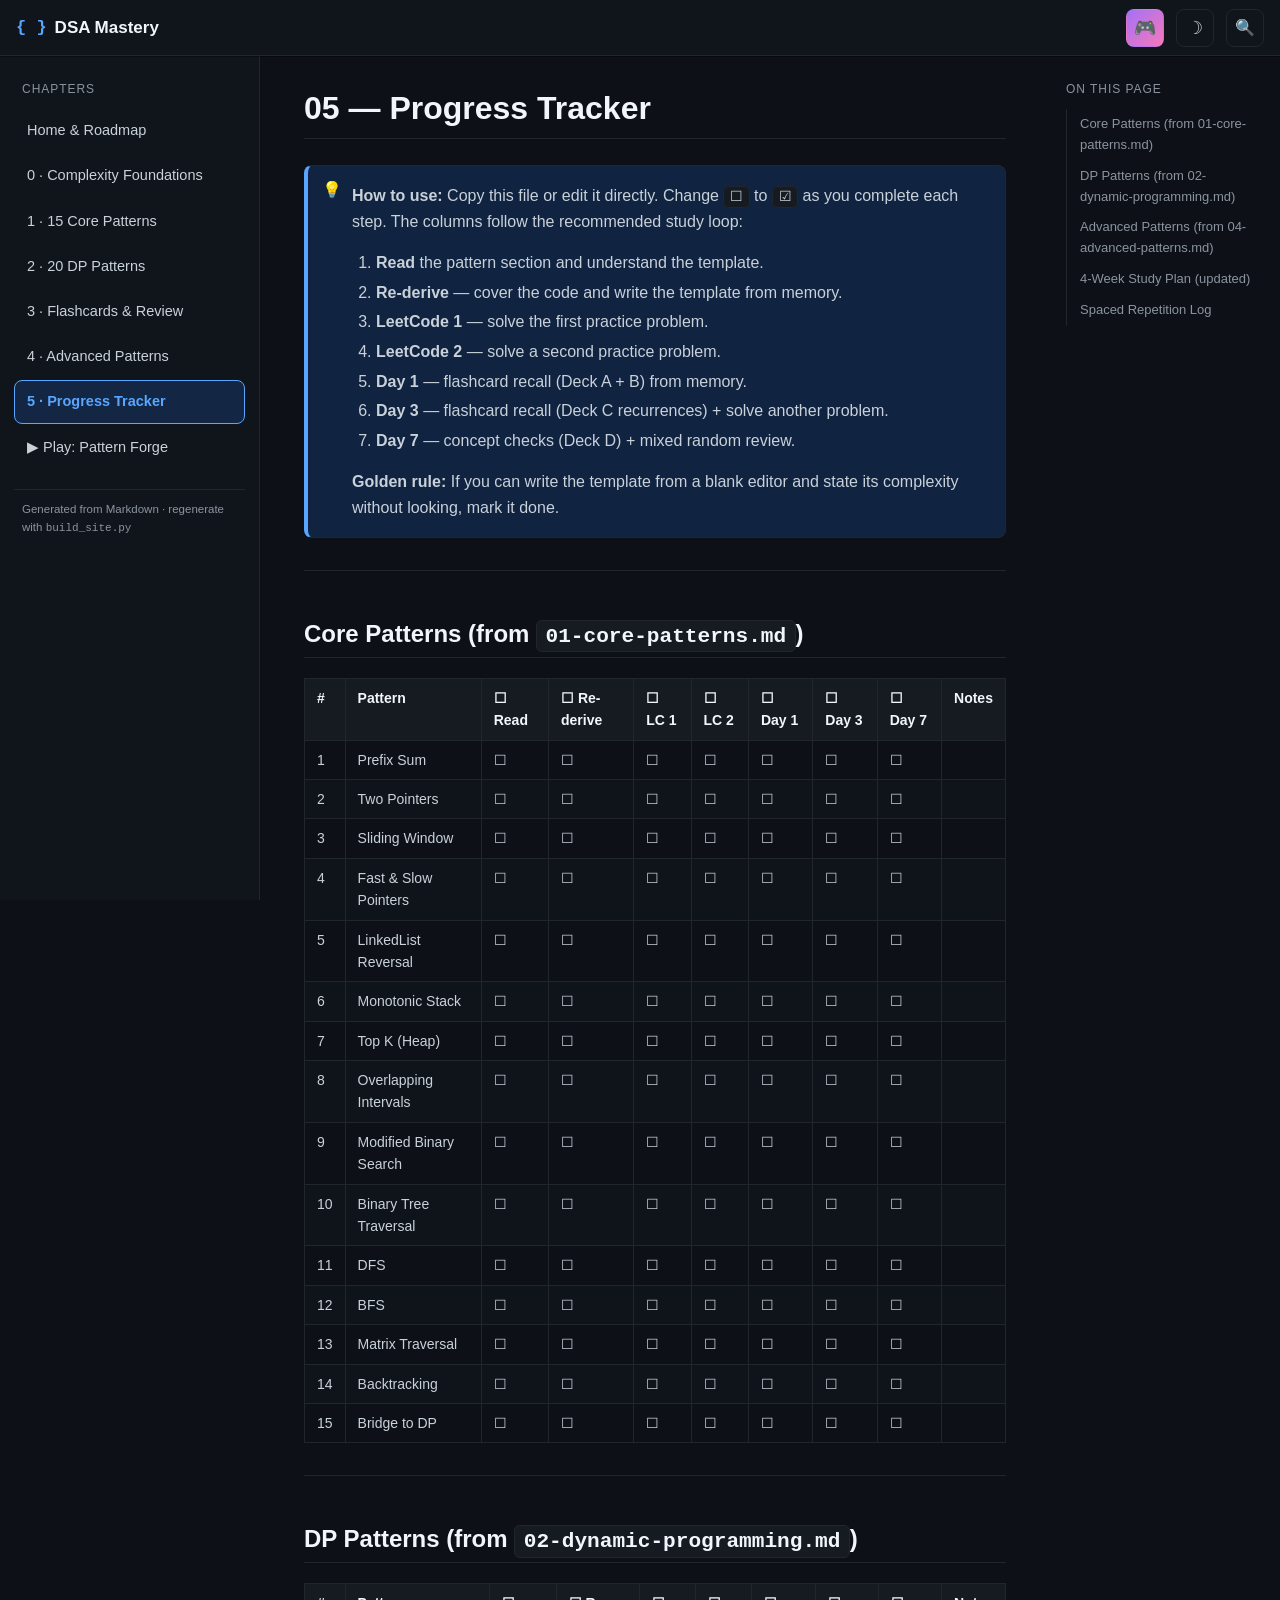
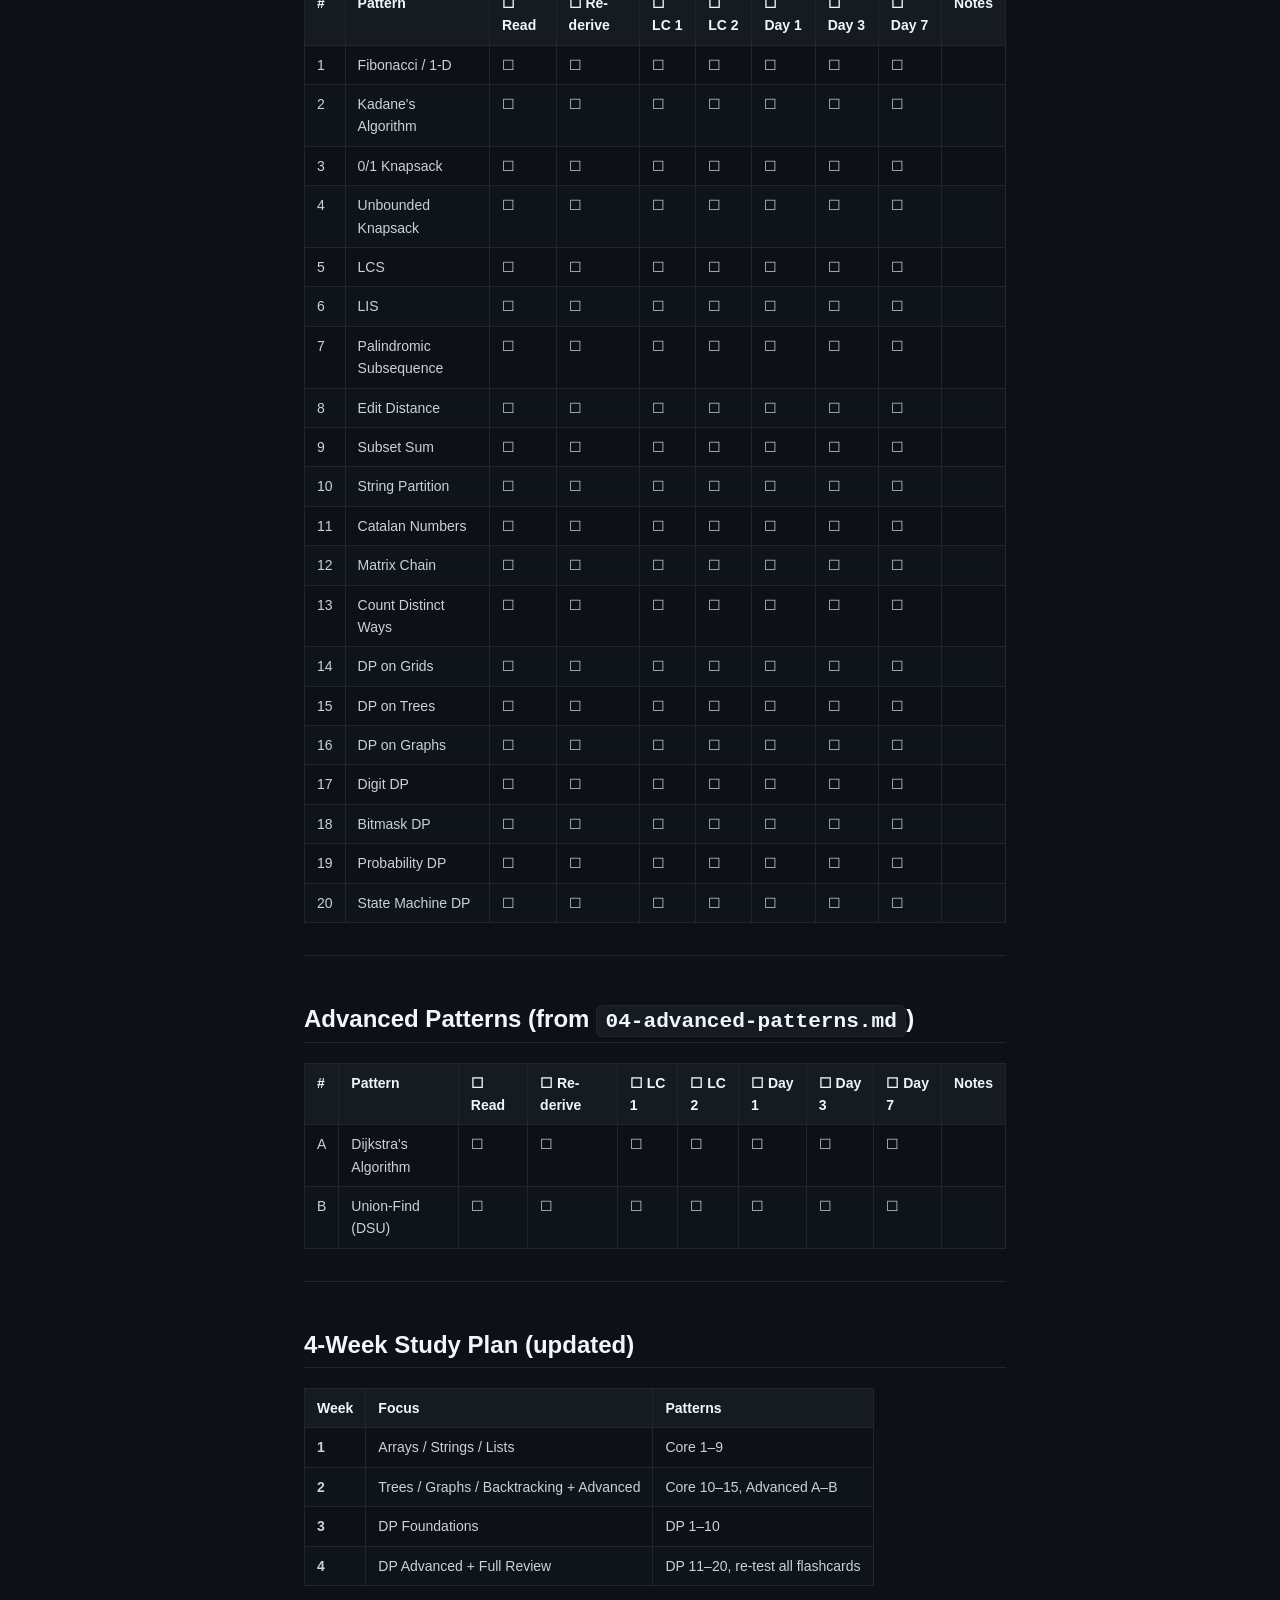
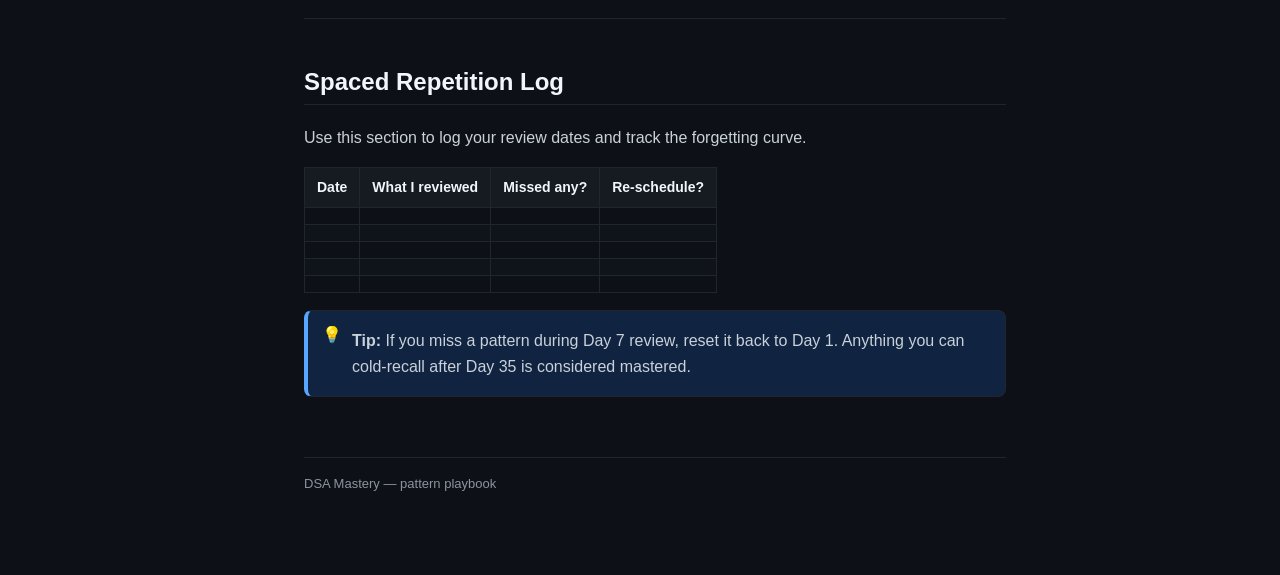
<file: docs/05-progress-tracker.html>
<!DOCTYPE html>
<html lang="en" data-theme="dark">
<head>
<meta charset="utf-8">
<meta name="viewport" content="width=device-width, initial-scale=1">
<title>5 · Progress Tracker · DSA Mastery</title>
<link rel="stylesheet" href="vendor/github-dark.min.css" id="hljs-dark">
<link rel="stylesheet" href="vendor/github.min.css" id="hljs-light" disabled>
<link rel="stylesheet" href="assets/app.css">
</head>
<body>
<header class="topbar">
  <button id="menuBtn" class="icon-btn" aria-label="Toggle navigation">&#9776;</button>
  <a class="brand" href="index.html"><span class="brand-mark">{ }</span> DSA Mastery</a>
  <div class="spacer"></div>
  <a id="gameBtn" class="icon-btn game-btn" href="game/index.html" aria-label="Play Pattern Forge" title="Pattern Forge — full game mode">&#127918;</a>
  <button id="themeBtn" class="icon-btn" aria-label="Toggle theme" title="Toggle light / dark">&#9789;</button>
  <button id="searchBtn" class="icon-btn search-toggle" aria-label="Search" title="Search patterns">&#128269;</button>
</header>

<div id="searchOverlay" class="search-overlay">
  <div class="search-bar">
    <input id="searchInput" type="search" placeholder="Search patterns, topics, keywords…" autocomplete="off">
    <button id="searchClose" class="icon-btn" aria-label="Close search">&#10005;</button>
  </div>
  <ul id="searchResults" class="search-results"></ul>
</div>

<div class="layout">
  <nav id="sidebar" class="sidebar">
    <div class="sidebar-section">Chapters</div>
    <ul id="navList" class="nav-list"></ul>
    <div class="sidebar-foot">Generated from Markdown · regenerate with <code>build_site.py</code></div>
  </nav>

  <main class="content">
    <article id="article" class="markdown-body"></article>
    <footer class="page-foot">
      <span>DSA Mastery — pattern playbook</span>
    </footer>
  </main>

  <aside id="toc" class="toc">
    <div class="toc-title">On this page</div>
    <ul id="tocList" class="toc-list"></ul>
  </aside>
</div>

<button id="topBtn" class="top-btn" title="Back to top">&#8593;</button>

<script type="text/markdown" id="md-content">[base64]/IHwgUmUtc2NoZWR1bGU/[base64]</script>
<script>window.__NAV__ = [{"href":"index.html","title":"Home & Roadmap"},{"href":"00-complexity-foundations.html","title":"0 · Complexity Foundations"},{"href":"01-core-patterns.html","title":"1 · 15 Core Patterns"},{"href":"02-dynamic-programming.html","title":"2 · 20 DP Patterns"},{"href":"03-flashcards.html","title":"3 · Flashcards & Review"},{"href":"04-advanced-patterns.html","title":"4 · Advanced Patterns"},{"href":"05-progress-tracker.html","title":"5 · Progress Tracker"},{"href":"game/index.html","title":"\u25B6 Play: Pattern Forge"}];</script>
<script>window.__SEARCH_INDEX__ = [[{"text": "DSA Mastery — The Pattern Playbook", "snippet": "> A memorization-first study guide for the **15 core LeetCode patterns** and the", "id": "dsa-mastery--the-pattern-playbook", "page": "index.html", "pageTitle": "Home & Roadmap"}, {"text": "Read it as a website (recommended)", "snippet": "Open [`site/index.html`](./site/index.html) in your browser for a styled, navigable", "id": "read-it-as-a-website-recommended", "page": "index.html", "pageTitle": "Home & Roadmap"}, {"text": "▶ Play it: **Pattern Forge** (memorize by doing)", "snippet": "Open [`site/game/index.html`](./site/game/index.html) — or click the 🎮 button / the", "id": "-play-it-pattern-forge-memorize-by-doing", "page": "index.html", "pageTitle": "Home & Roadmap"}, {"text": "How to use this folder", "snippet": "", "id": "how-to-use-this-folder", "page": "index.html", "pageTitle": "Home & Roadmap"}, {"text": "The Big Picture — one mental map", "snippet": "Almost every problem reduces to: **\"what shape is my data, and what am I looking for?\"**", "id": "the-big-picture--one-mental-map", "page": "index.html", "pageTitle": "Home & Roadmap"}, {"text": "Master Mnemonic — \"**PT-SF-LM-TO-MB-BD-BM-B**\"", "snippet": "A single sentence to recall all 15 core patterns in order. Read the bold letters:", "id": "master-mnemonic--pt-sf-lm-to-mb-bd-bm-b", "page": "index.html", "pageTitle": "Home & Roadmap"}, {"text": "Complexity at a glance (memorize this ladder)", "snippet": "From fastest to slowest — chant it: **\"one, log, root-n, n, n-log-n, n-squared, two-to-the-n, n-factorial.\"**", "id": "complexity-at-a-glance-memorize-this-ladder", "page": "index.html", "pageTitle": "Home & Roadmap"}, {"text": "Pattern → Complexity quick reference", "snippet": "", "id": "pattern--complexity-quick-reference", "page": "index.html", "pageTitle": "Home & Roadmap"}, {"text": "Core patterns", "snippet": "", "id": "core-patterns", "page": "index.html", "pageTitle": "Home & Roadmap"}, {"text": "DP patterns", "snippet": "", "id": "dp-patterns", "page": "index.html", "pageTitle": "Home & Roadmap"}, {"text": "A 4-week study plan", "snippet": "- **Week 1 — Arrays/Strings/Lists:** Patterns 1–9. Two problems each.", "id": "a-4-week-study-plan", "page": "index.html", "pageTitle": "Home & Roadmap"}, {"text": "00 — Complexity Foundations & Data-Structure Cheat Sheet", "snippet": "> Before patterns, you need a feel for **cost**. This file gives you the Big-O", "id": "00--complexity-foundations--data-structure-cheat-sheet", "page": "00-complexity-foundations.html", "pageTitle": "0 · Complexity Foundations"}, {"text": "1. What Big-O actually measures", "snippet": "Big-O describes **how the running time (or memory) grows as the input `n` grows** —", "id": "1-what-big-o-actually-measures", "page": "00-complexity-foundations.html", "pageTitle": "0 · Complexity Foundations"}, {"text": "2. How to RECOGNIZE each complexity (pattern-matching cheat)", "snippet": "", "id": "2-how-to-recognize-each-complexity-pattern-matching-cheat", "page": "00-complexity-foundations.html", "pageTitle": "0 · Complexity Foundations"}, {"text": "3. Amortized vs worst case (one gotcha)", "snippet": "- **`list.append`** in Python is *amortized* `O(1)` — occasionally it resizes", "id": "3-amortized-vs-worst-case-one-gotcha", "page": "00-complexity-foundations.html", "pageTitle": "0 · Complexity Foundations"}, {"text": "4. Visualizing growth (relative steps for n = 100)", "snippet": "O(1)        | ▏ 1", "id": "4-visualizing-growth-relative-steps-for-n--100", "page": "00-complexity-foundations.html", "pageTitle": "0 · Complexity Foundations"}, {"text": "5. DATA-STRUCTURE OPERATION COSTS — memorize this", "snippet": "", "id": "5-data-structure-operation-costs--memorize-this", "page": "00-complexity-foundations.html", "pageTitle": "0 · Complexity Foundations"}, {"text": "6. Common algorithm complexities — memorize this", "snippet": "", "id": "6-common-algorithm-complexities--memorize-this", "page": "00-complexity-foundations.html", "pageTitle": "0 · Complexity Foundations"}, {"text": "7. The two Python imports you'll use constantly", "snippet": "import heapq                       # min-heap: heappush, heappop, heapify, nlargest, nsmallest", "id": "7-the-two-python-imports-youll-use-constantly", "page": "00-complexity-foundations.html", "pageTitle": "0 · Complexity Foundations"}, {"text": "Min-heap", "snippet": "h = []", "id": "min-heap", "page": "00-complexity-foundations.html", "pageTitle": "0 · Complexity Foundations"}, {"text": "Max-heap trick: push negatives", "snippet": "heapq.heappush(h, -value)", "id": "max-heap-trick-push-negatives", "page": "00-complexity-foundations.html", "pageTitle": "0 · Complexity Foundations"}, {"text": "Deque (queue/stack)", "snippet": "dq = deque()", "id": "deque-queuestack", "page": "00-complexity-foundations.html", "pageTitle": "0 · Complexity Foundations"}, {"text": "Counter", "snippet": "freq = Counter(\"aabbbc\")     # {'b':3,'a':2,'c':1}", "id": "counter", "page": "00-complexity-foundations.html", "pageTitle": "0 · Complexity Foundations"}, {"text": "01 — The 15 Core Patterns", "snippet": "Ordered for learning: **arrays/strings → linked lists → stacks/heaps/intervals →", "id": "01--the-15-core-patterns", "page": "01-core-patterns.html", "pageTitle": "1 · 15 Core Patterns"}, {"text": "1. Prefix Sum", "snippet": "> **Mnemonic:** *\"Pre-cook the sums, serve ranges instantly.\"*", "id": "1-prefix-sum", "page": "01-core-patterns.html", "pageTitle": "1 · 15 Core Patterns"}, {"text": "Picture", "snippet": "Turn the array into running totals. A range sum becomes one subtraction.", "id": "picture", "page": "01-core-patterns.html", "pageTitle": "1 · 15 Core Patterns"}, {"text": "When to use", "snippet": "- Many **range-sum queries** on a static array.", "id": "when-to-use", "page": "01-core-patterns.html", "pageTitle": "1 · 15 Core Patterns"}, {"text": "Template", "snippet": "def build_prefix(nums):", "id": "template", "page": "01-core-patterns.html", "pageTitle": "1 · 15 Core Patterns"}, {"text": "Worked example — Subarray Sum Equals K (LeetCode 560)", "snippet": "Count subarrays whose sum equals `k`. The trick: a running sum + a hash map of", "id": "worked-example--subarray-sum-equals-k-leetcode-560", "page": "01-core-patterns.html", "pageTitle": "1 · 15 Core Patterns"}, {"text": "subarray_sum([1, 1, 1], 2) -> 2", "snippet": "- Build: **`O(n)` time**, query: **`O(1)`**. Hash-map version: **`O(n)` time, `O(n)` space.**", "id": "subarray_sum1-1-1-2---2", "page": "01-core-patterns.html", "pageTitle": "1 · 15 Core Patterns"}, {"text": "Complexity", "snippet": "- Build: **`O(n)` time**, query: **`O(1)`**. Hash-map version: **`O(n)` time, `O(n)` space.**", "id": "complexity", "page": "01-core-patterns.html", "pageTitle": "1 · 15 Core Patterns"}, {"text": "⚠️ Watch out", "snippet": "- **Empty array:** handle `len(nums) == 0` before building the prefix.", "id": "-watch-out", "page": "01-core-patterns.html", "pageTitle": "1 · 15 Core Patterns"}, {"text": "Practice", "snippet": "- Range Sum Query – Immutable (303), Contiguous Array (525), Subarray Sum Equals K (560).", "id": "practice", "page": "01-core-patterns.html", "pageTitle": "1 · 15 Core Patterns"}, {"text": "2. Two Pointers", "snippet": "> **Mnemonic:** *\"Squeeze from both ends.\"*", "id": "2-two-pointers", "page": "01-core-patterns.html", "pageTitle": "1 · 15 Core Patterns"}, {"text": "Picture", "snippet": "On a **sorted** array, walk `left` up and `right` down based on the comparison.", "id": "picture-1", "page": "01-core-patterns.html", "pageTitle": "1 · 15 Core Patterns"}, {"text": "When to use", "snippet": "- **Sorted** input, find a pair/triplet meeting a condition.", "id": "when-to-use-1", "page": "01-core-patterns.html", "pageTitle": "1 · 15 Core Patterns"}, {"text": "Template", "snippet": "def two_sum_sorted(nums, target):", "id": "template-1", "page": "01-core-patterns.html", "pageTitle": "1 · 15 Core Patterns"}, {"text": "Worked example — 3Sum (LeetCode 15)", "snippet": "Fix one number, two-pointer the rest. Sorting enables both the scan and dedup.", "id": "worked-example--3sum-leetcode-15", "page": "01-core-patterns.html", "pageTitle": "1 · 15 Core Patterns"}, {"text": "three_sum([-1, 0, 1, 2, -1, -4]) -> [[-1, -1, 2], [-1, 0, 1]]", "snippet": "- Pair scan: **`O(n)`** time, **`O(1)`** space (plus `O(n log n)` if you must sort).", "id": "three_sum-1-0-1-2--1--4----1--1-2--1-0-1", "page": "01-core-patterns.html", "pageTitle": "1 · 15 Core Patterns"}, {"text": "Complexity", "snippet": "- Pair scan: **`O(n)`** time, **`O(1)`** space (plus `O(n log n)` if you must sort).", "id": "complexity-1", "page": "01-core-patterns.html", "pageTitle": "1 · 15 Core Patterns"}, {"text": "⚠️ Watch out", "snippet": "- **Input must be sorted** (or you sort first) — two pointers on unsorted data gives wrong answers.", "id": "-watch-out-1", "page": "01-core-patterns.html", "pageTitle": "1 · 15 Core Patterns"}, {"text": "Practice", "snippet": "- Two Sum II (167), 3Sum (15), Container With Most Water (11).", "id": "practice-1", "page": "01-core-patterns.html", "pageTitle": "1 · 15 Core Patterns"}, {"text": "3. Sliding Window", "snippet": "> **Mnemonic:** *\"Grow right, shrink left, keep the best.\"*", "id": "3-sliding-window", "page": "01-core-patterns.html", "pageTitle": "1 · 15 Core Patterns"}, {"text": "Picture", "snippet": "A window `[left, right]` slides across; expand to include, contract to stay valid.", "id": "picture-2", "page": "01-core-patterns.html", "pageTitle": "1 · 15 Core Patterns"}, {"text": "When to use", "snippet": "- **Contiguous** subarray/substring asking for max/min/longest/shortest.", "id": "when-to-use-2", "page": "01-core-patterns.html", "pageTitle": "1 · 15 Core Patterns"}, {"text": "Template — fixed size", "snippet": "def max_sum_subarray(nums, k):", "id": "template--fixed-size", "page": "01-core-patterns.html", "pageTitle": "1 · 15 Core Patterns"}, {"text": "Template — variable size", "snippet": "def longest_unique_substring(s):         # LeetCode 3", "id": "template--variable-size", "page": "01-core-patterns.html", "pageTitle": "1 · 15 Core Patterns"}, {"text": "longest_unique_substring(\"abcabcbb\") -> 3  (\"abc\")", "snippet": "- **`O(n)`** time (each element enters and leaves once), **`O(1)`–`O(k)`** space.", "id": "longest_unique_substringabcabcbb---3--abc", "page": "01-core-patterns.html", "pageTitle": "1 · 15 Core Patterns"}, {"text": "Complexity", "snippet": "- **`O(n)`** time (each element enters and leaves once), **`O(1)`–`O(k)`** space.", "id": "complexity-2", "page": "01-core-patterns.html", "pageTitle": "1 · 15 Core Patterns"}, {"text": "⚠️ Watch out", "snippet": "- **Window size > array length:** for fixed-size windows, check `k <= len(nums)` first.", "id": "-watch-out-2", "page": "01-core-patterns.html", "pageTitle": "1 · 15 Core Patterns"}, {"text": "Practice", "snippet": "- Maximum Average Subarray I (643), Longest Substring Without Repeating (3), Minimum Window Substring (76).", "id": "practice-2", "page": "01-core-patterns.html", "pageTitle": "1 · 15 Core Patterns"}, {"text": "4. Fast & Slow Pointers", "snippet": "> **Mnemonic:** *\"Tortoise and Hare — the hare laps the loop.\"*", "id": "4-fast--slow-pointers", "page": "01-core-patterns.html", "pageTitle": "1 · 15 Core Patterns"}, {"text": "Picture", "snippet": "`slow` moves 1 step, `fast` moves 2. In a cycle, `fast` eventually meets `slow`.", "id": "picture-3", "page": "01-core-patterns.html", "pageTitle": "1 · 15 Core Patterns"}, {"text": "When to use", "snippet": "- Detect a **cycle** in a linked list / functional graph.", "id": "when-to-use-3", "page": "01-core-patterns.html", "pageTitle": "1 · 15 Core Patterns"}, {"text": "Template", "snippet": "class ListNode:", "id": "template-2", "page": "01-core-patterns.html", "pageTitle": "1 · 15 Core Patterns"}, {"text": "Worked example — Find the Duplicate Number (LeetCode 287)", "snippet": "Treat the array as a linked list where `i -> nums[i]`. The duplicate is the cycle entry.", "id": "worked-example--find-the-duplicate-number-leetcode-287", "page": "01-core-patterns.html", "pageTitle": "1 · 15 Core Patterns"}, {"text": "find_duplicate([1, 3, 4, 2, 2]) -> 2", "snippet": "- **`O(n)`** time, **`O(1)`** space.", "id": "find_duplicate1-3-4-2-2---2", "page": "01-core-patterns.html", "pageTitle": "1 · 15 Core Patterns"}, {"text": "Complexity", "snippet": "- **`O(n)`** time, **`O(1)`** space.", "id": "complexity-3", "page": "01-core-patterns.html", "pageTitle": "1 · 15 Core Patterns"}, {"text": "⚠️ Watch out", "snippet": "- **Empty list / single node:** `while fast and fast.next` handles this — if you forget `fast.next`, you'll crash on sin", "id": "-watch-out-3", "page": "01-core-patterns.html", "pageTitle": "1 · 15 Core Patterns"}, {"text": "Practice", "snippet": "- Linked List Cycle (141), Happy Number (202), Find the Duplicate Number (287).", "id": "practice-3", "page": "01-core-patterns.html", "pageTitle": "1 · 15 Core Patterns"}, {"text": "5. LinkedList In-place Reversal", "snippet": "> **Mnemonic:** *\"Three hands: prev, curr, next — flip and march.\"*", "id": "5-linkedlist-in-place-reversal", "page": "01-core-patterns.html", "pageTitle": "1 · 15 Core Patterns"}, {"text": "Picture", "snippet": "Reverse pointers one node at a time without extra memory.", "id": "picture-4", "page": "01-core-patterns.html", "pageTitle": "1 · 15 Core Patterns"}, {"text": "When to use", "snippet": "- Reverse a whole list or a **sublist**; reverse in **groups of k**.", "id": "when-to-use-4", "page": "01-core-patterns.html", "pageTitle": "1 · 15 Core Patterns"}, {"text": "Template — full reversal", "snippet": "def reverse_list(head):", "id": "template--full-reversal", "page": "01-core-patterns.html", "pageTitle": "1 · 15 Core Patterns"}, {"text": "Worked example — Reverse Linked List II (LeetCode 92)", "snippet": "Reverse only positions `m..n` using a dummy head to simplify edge cases.", "id": "worked-example--reverse-linked-list-ii-leetcode-92", "page": "01-core-patterns.html", "pageTitle": "1 · 15 Core Patterns"}, {"text": "Complexity", "snippet": "- **`O(n)`** time, **`O(1)`** space.", "id": "complexity-4", "page": "01-core-patterns.html", "pageTitle": "1 · 15 Core Patterns"}, {"text": "⚠️ Watch out", "snippet": "- **Single node:** `curr.next` is `None`, so the loop body never executes — returns correctly, but verify.", "id": "-watch-out-4", "page": "01-core-patterns.html", "pageTitle": "1 · 15 Core Patterns"}, {"text": "Practice", "snippet": "- Reverse Linked List (206), Reverse Linked List II (92), Swap Nodes in Pairs (24).", "id": "practice-4", "page": "01-core-patterns.html", "pageTitle": "1 · 15 Core Patterns"}, {"text": "6. Monotonic Stack", "snippet": "> **Mnemonic:** *\"Keep the stack tidy; pop the losers when a bigger one arrives.\"*", "id": "6-monotonic-stack", "page": "01-core-patterns.html", "pageTitle": "1 · 15 Core Patterns"}, {"text": "Picture", "snippet": "A stack kept increasing/decreasing. New element pops everything it beats —", "id": "picture-5", "page": "01-core-patterns.html", "pageTitle": "1 · 15 Core Patterns"}, {"text": "When to use", "snippet": "- **Next greater / next smaller** element; spans; largest rectangle; daily temperatures.", "id": "when-to-use-5", "page": "01-core-patterns.html", "pageTitle": "1 · 15 Core Patterns"}, {"text": "Template", "snippet": "def next_greater(nums):", "id": "template-3", "page": "01-core-patterns.html", "pageTitle": "1 · 15 Core Patterns"}, {"text": "next_greater([2, 1, 2, 4, 3]) -> [4, 2, 4, -1, -1]", "snippet": "How many days until a warmer temperature? Store indices, pop when warmer.", "id": "next_greater2-1-2-4-3---4-2-4--1--1", "page": "01-core-patterns.html", "pageTitle": "1 · 15 Core Patterns"}, {"text": "Worked example — Daily Temperatures (LeetCode 739)", "snippet": "How many days until a warmer temperature? Store indices, pop when warmer.", "id": "worked-example--daily-temperatures-leetcode-739", "page": "01-core-patterns.html", "pageTitle": "1 · 15 Core Patterns"}, {"text": "daily_temperatures([73,74,75,71,69,72,76,73]) -> [1,1,4,2,1,1,0,0]", "snippet": "- **`O(n)`** time (each index pushed/popped once), **`O(n)`** space.", "id": "daily_temperatures7374757169727673---11421100", "page": "01-core-patterns.html", "pageTitle": "1 · 15 Core Patterns"}, {"text": "Complexity", "snippet": "- **`O(n)`** time (each index pushed/popped once), **`O(n)`** space.", "id": "complexity-5", "page": "01-core-patterns.html", "pageTitle": "1 · 15 Core Patterns"}, {"text": "⚠️ Watch out", "snippet": "- **All ascending or all descending:** the stack might never pop (ascending) or pop everything immediately (descending) ", "id": "-watch-out-5", "page": "01-core-patterns.html", "pageTitle": "1 · 15 Core Patterns"}, {"text": "Practice", "snippet": "- Next Greater Element I (496), Daily Temperatures (739), Largest Rectangle in Histogram (84).", "id": "practice-5", "page": "01-core-patterns.html", "pageTitle": "1 · 15 Core Patterns"}, {"text": "7. Top 'K' Elements (Heap)", "snippet": "> **Mnemonic:** *\"Keep a heap of size K; kick out the weakest.\"*", "id": "7-top-k-elements-heap", "page": "01-core-patterns.html", "pageTitle": "1 · 15 Core Patterns"}, {"text": "Picture", "snippet": "For the **K largest**, keep a **min-heap of size K**. The root is the weakest of", "id": "picture-6", "page": "01-core-patterns.html", "pageTitle": "1 · 15 Core Patterns"}, {"text": "When to use", "snippet": "- \"K largest / smallest / most frequent / closest.\" Streaming top-K.", "id": "when-to-use-6", "page": "01-core-patterns.html", "pageTitle": "1 · 15 Core Patterns"}, {"text": "Template", "snippet": "import heapq", "id": "template-4", "page": "01-core-patterns.html", "pageTitle": "1 · 15 Core Patterns"}, {"text": "kth_largest([3, 2, 1, 5, 6, 4], 2) -> 5", "snippet": "from collections import Counter", "id": "kth_largest3-2-1-5-6-4-2---5", "page": "01-core-patterns.html", "pageTitle": "1 · 15 Core Patterns"}, {"text": "Worked example — Top K Frequent Elements (LeetCode 347)", "snippet": "from collections import Counter", "id": "worked-example--top-k-frequent-elements-leetcode-347", "page": "01-core-patterns.html", "pageTitle": "1 · 15 Core Patterns"}, {"text": "top_k_frequent([1,1,1,2,2,3], 2) -> [1, 2]", "snippet": "- **`O(n log k)`** time, **`O(k)`** space. (Full sort would be `O(n log n)`.)", "id": "top_k_frequent111223-2---1-2", "page": "01-core-patterns.html", "pageTitle": "1 · 15 Core Patterns"}, {"text": "Complexity", "snippet": "- **`O(n log k)`** time, **`O(k)`** space. (Full sort would be `O(n log n)`.)", "id": "complexity-6", "page": "01-core-patterns.html", "pageTitle": "1 · 15 Core Patterns"}, {"text": "⚠️ Watch out", "snippet": "- **k = 0:** return empty — don't push anything.", "id": "-watch-out-6", "page": "01-core-patterns.html", "pageTitle": "1 · 15 Core Patterns"}, {"text": "Practice", "snippet": "- Kth Largest Element (215), Top K Frequent Elements (347), Find K Pairs with Smallest Sums (373).", "id": "practice-6", "page": "01-core-patterns.html", "pageTitle": "1 · 15 Core Patterns"}, {"text": "8. Overlapping Intervals", "snippet": "> **Mnemonic:** *\"Sort by start, then stitch the overlaps.\"*", "id": "8-overlapping-intervals", "page": "01-core-patterns.html", "pageTitle": "1 · 15 Core Patterns"}, {"text": "Picture", "snippet": "Two intervals `[a,b]` and `[c,d]` (sorted by start) overlap when `b >= c`.", "id": "picture-7", "page": "01-core-patterns.html", "pageTitle": "1 · 15 Core Patterns"}, {"text": "When to use", "snippet": "- **Merge**, insert, or count non-overlapping ranges; meeting rooms; calendars.", "id": "when-to-use-7", "page": "01-core-patterns.html", "pageTitle": "1 · 15 Core Patterns"}, {"text": "Template", "snippet": "def merge_intervals(intervals):", "id": "template-5", "page": "01-core-patterns.html", "pageTitle": "1 · 15 Core Patterns"}, {"text": "merge_intervals([[1,3],[2,6],[8,10],[15,18]]) -> [[1,6],[8,10],[15,18]]", "snippet": "Minimum removals to make intervals non-overlapping → greedily keep earliest finishers.", "id": "merge_intervals13268101518---168101518", "page": "01-core-patterns.html", "pageTitle": "1 · 15 Core Patterns"}, {"text": "Worked example — Non-overlapping Intervals (LeetCode 435)", "snippet": "Minimum removals to make intervals non-overlapping → greedily keep earliest finishers.", "id": "worked-example--non-overlapping-intervals-leetcode-435", "page": "01-core-patterns.html", "pageTitle": "1 · 15 Core Patterns"}, {"text": "erase_overlap_intervals([[1,2],[2,3],[3,4],[1,3]]) -> 1", "snippet": "- **`O(n log n)`** time (the sort dominates), **`O(n)`** space.", "id": "erase_overlap_intervals12233413---1", "page": "01-core-patterns.html", "pageTitle": "1 · 15 Core Patterns"}, {"text": "Complexity", "snippet": "- **`O(n log n)`** time (the sort dominates), **`O(n)`** space.", "id": "complexity-7", "page": "01-core-patterns.html", "pageTitle": "1 · 15 Core Patterns"}, {"text": "⚠️ Watch out", "snippet": "- **Single interval:** result is just that interval — make sure your loop still appends it.", "id": "-watch-out-7", "page": "01-core-patterns.html", "pageTitle": "1 · 15 Core Patterns"}, {"text": "Practice", "snippet": "- Merge Intervals (56), Insert Interval (57), Non-Overlapping Intervals (435).", "id": "practice-7", "page": "01-core-patterns.html", "pageTitle": "1 · 15 Core Patterns"}, {"text": "9. Modified Binary Search", "snippet": "> **Mnemonic:** *\"Halve and conquer — even when the array is twisted.\"*", "id": "9-modified-binary-search", "page": "01-core-patterns.html", "pageTitle": "1 · 15 Core Patterns"}, {"text": "Picture", "snippet": "Standard search halves the range. In a **rotated** array, one half is always sorted —", "id": "picture-8", "page": "01-core-patterns.html", "pageTitle": "1 · 15 Core Patterns"}, {"text": "When to use", "snippet": "- **Sorted / rotated** arrays; find target, boundary, first/last, or a peak.", "id": "when-to-use-8", "page": "01-core-patterns.html", "pageTitle": "1 · 15 Core Patterns"}, {"text": "Template — classic + boundary", "snippet": "def binary_search(nums, target):", "id": "template--classic--boundary", "page": "01-core-patterns.html", "pageTitle": "1 · 15 Core Patterns"}, {"text": "Worked example — Search in Rotated Sorted Array (LeetCode 33)", "snippet": "def search_rotated(nums, target):", "id": "worked-example--search-in-rotated-sorted-array-leetcode-33", "page": "01-core-patterns.html", "pageTitle": "1 · 15 Core Patterns"}, {"text": "search_rotated([4,5,6,7,0,1,2], 0) -> 4", "snippet": "- **`O(log n)`** time, **`O(1)`** space.", "id": "search_rotated4567012-0---4", "page": "01-core-patterns.html", "pageTitle": "1 · 15 Core Patterns"}, {"text": "Complexity", "snippet": "- **`O(log n)`** time, **`O(1)`** space.", "id": "complexity-8", "page": "01-core-patterns.html", "pageTitle": "1 · 15 Core Patterns"}, {"text": "⚠️ Watch out", "snippet": "- **Single element array:** `lo == hi == mid` — make sure you return it if it matches, not loop forever.", "id": "-watch-out-8", "page": "01-core-patterns.html", "pageTitle": "1 · 15 Core Patterns"}, {"text": "Practice", "snippet": "- Search in Rotated Sorted Array (33), Find Minimum in Rotated Sorted Array (153), Search a 2D Matrix II (240).", "id": "practice-8", "page": "01-core-patterns.html", "pageTitle": "1 · 15 Core Patterns"}, {"text": "10. Binary Tree Traversal", "snippet": "> **Mnemonic:** *\"PIP — **P**re (root first), **I**n (root middle), **P**ost (root last).\"*", "id": "10-binary-tree-traversal", "page": "01-core-patterns.html", "pageTitle": "1 · 15 Core Patterns"}, {"text": "Picture", "snippet": "Where you \"visit\" the root relative to its children defines the order.", "id": "picture-9", "page": "01-core-patterns.html", "pageTitle": "1 · 15 Core Patterns"}, {"text": "When to use", "snippet": "- **Inorder** → sorted order in a BST. **Preorder** → copy/serialize.", "id": "when-to-use-9", "page": "01-core-patterns.html", "pageTitle": "1 · 15 Core Patterns"}, {"text": "Template", "snippet": "class TreeNode:", "id": "template-6", "page": "01-core-patterns.html", "pageTitle": "1 · 15 Core Patterns"}, {"text": "Worked example — Kth Smallest in a BST (LeetCode 230)", "snippet": "Inorder yields ascending values; stop at the kth.", "id": "worked-example--kth-smallest-in-a-bst-leetcode-230", "page": "01-core-patterns.html", "pageTitle": "1 · 15 Core Patterns"}, {"text": "Complexity", "snippet": "- **`O(n)`** time, **`O(h)`** space (`h` = height; `O(n)` worst, `O(log n)` balanced).", "id": "complexity-9", "page": "01-core-patterns.html", "pageTitle": "1 · 15 Core Patterns"}, {"text": "⚠️ Watch out", "snippet": "- **Empty tree (`root is None`):** return `[]` or `0` immediately — don't recurse into `None`.", "id": "-watch-out-9", "page": "01-core-patterns.html", "pageTitle": "1 · 15 Core Patterns"}, {"text": "Practice", "snippet": "- Binary Tree Paths (257, pre), Kth Smallest in a BST (230, in), Binary Tree Maximum Path Sum (124, post).", "id": "practice-9", "page": "01-core-patterns.html", "pageTitle": "1 · 15 Core Patterns"}, {"text": "11. Depth-First Search (DFS)", "snippet": "> **Mnemonic:** *\"Go deep, hit a wall, back up, try the next door.\"*", "id": "11-depth-first-search-dfs", "page": "01-core-patterns.html", "pageTitle": "1 · 15 Core Patterns"}, {"text": "Picture", "snippet": "Explore one branch fully before the next. Recursion (or an explicit stack) does this.", "id": "picture-10", "page": "01-core-patterns.html", "pageTitle": "1 · 15 Core Patterns"}, {"text": "When to use", "snippet": "- Enumerate **paths**, detect cycles, topological sort, connected components,", "id": "when-to-use-10", "page": "01-core-patterns.html", "pageTitle": "1 · 15 Core Patterns"}, {"text": "Template — graph DFS with visited set", "snippet": "def dfs(graph, start):", "id": "template--graph-dfs-with-visited-set", "page": "01-core-patterns.html", "pageTitle": "1 · 15 Core Patterns"}, {"text": "Worked example — Course Schedule II / topological order (LeetCode 210)", "snippet": "Return an order to take courses given prerequisites, or `[]` if impossible (cycle).", "id": "worked-example--course-schedule-ii--topological-order-leetcode-210", "page": "01-core-patterns.html", "pageTitle": "1 · 15 Core Patterns"}, {"text": "find_order(2, [[1, 0]]) -> [0, 1]", "snippet": "- **`O(V + E)`** time, **`O(V)`** space (visited + recursion stack).", "id": "find_order2-1-0---0-1", "page": "01-core-patterns.html", "pageTitle": "1 · 15 Core Patterns"}, {"text": "Complexity", "snippet": "- **`O(V + E)`** time, **`O(V)`** space (visited + recursion stack).", "id": "complexity-10", "page": "01-core-patterns.html", "pageTitle": "1 · 15 Core Patterns"}, {"text": "⚠️ Watch out", "snippet": "- **Disconnected graph:** a single `dfs(start)` won't visit all nodes — loop over all nodes and start DFS from unvisited", "id": "-watch-out-10", "page": "01-core-patterns.html", "pageTitle": "1 · 15 Core Patterns"}, {"text": "Practice", "snippet": "- Clone Graph (133), Path Sum II (113), Course Schedule II (210).", "id": "practice-10", "page": "01-core-patterns.html", "pageTitle": "1 · 15 Core Patterns"}, {"text": "12. Breadth-First Search (BFS)", "snippet": "> **Mnemonic:** *\"Ripples in a pond — nearest first, level by level.\"*", "id": "12-breadth-first-search-bfs", "page": "01-core-patterns.html", "pageTitle": "1 · 15 Core Patterns"}, {"text": "Picture", "snippet": "A queue processes everything at distance `d` before distance `d+1` → first time you", "id": "picture-11", "page": "01-core-patterns.html", "pageTitle": "1 · 15 Core Patterns"}, {"text": "When to use", "snippet": "- **Shortest path in unweighted** graphs; level-order tree traversal; \"minimum steps\".", "id": "when-to-use-11", "page": "01-core-patterns.html", "pageTitle": "1 · 15 Core Patterns"}, {"text": "Template", "snippet": "from collections import deque", "id": "template-7", "page": "01-core-patterns.html", "pageTitle": "1 · 15 Core Patterns"}, {"text": "Worked example — Rotting Oranges (LeetCode 994)", "snippet": "Multi-source BFS: all rotten oranges spread simultaneously; count minutes.", "id": "worked-example--rotting-oranges-leetcode-994", "page": "01-core-patterns.html", "pageTitle": "1 · 15 Core Patterns"}, {"text": "oranges_rotting([[2,1,1],[1,1,0],[0,1,1]]) -> 4", "snippet": "- **`O(V + E)`** (grid: `O(m·n)`) time, **`O(V)`** space for the queue.", "id": "oranges_rotting211110011---4", "page": "01-core-patterns.html", "pageTitle": "1 · 15 Core Patterns"}, {"text": "Complexity", "snippet": "- **`O(V + E)`** (grid: `O(m·n)`) time, **`O(V)`** space for the queue.", "id": "complexity-11", "page": "01-core-patterns.html", "pageTitle": "1 · 15 Core Patterns"}, {"text": "⚠️ Watch out", "snippet": "- **Source = destination:** return `0` (zero steps), not `-1` — a common off-by-one.", "id": "-watch-out-11", "page": "01-core-patterns.html", "pageTitle": "1 · 15 Core Patterns"}, {"text": "Practice", "snippet": "- Binary Tree Level Order (102), Rotting Oranges (994), Word Ladder (127).", "id": "practice-11", "page": "01-core-patterns.html", "pageTitle": "1 · 15 Core Patterns"}, {"text": "13. Matrix Traversal", "snippet": "> **Mnemonic:** *\"A grid is just a graph — each cell has 4 neighbors.\"*", "id": "13-matrix-traversal", "page": "01-core-patterns.html", "pageTitle": "1 · 15 Core Patterns"}, {"text": "Picture", "snippet": "Flood fill / island counting = DFS or BFS where moves are up/down/left/right.", "id": "picture-12", "page": "01-core-patterns.html", "pageTitle": "1 · 15 Core Patterns"}, {"text": "When to use", "snippet": "- Islands, flood fill, regions, shortest path on a grid, surrounded regions.", "id": "when-to-use-12", "page": "01-core-patterns.html", "pageTitle": "1 · 15 Core Patterns"}, {"text": "Template — DFS flood fill", "snippet": "def flood_fill(image, sr, sc, new_color):", "id": "template--dfs-flood-fill", "page": "01-core-patterns.html", "pageTitle": "1 · 15 Core Patterns"}, {"text": "flood_fill([[1,1,1],[1,1,0],[1,0,1]], 1, 1, 2) -> [[2,2,2],[2,2,0],[2,0,1]]", "snippet": "def num_islands(grid):", "id": "flood_fill111110101-1-1-2---222220201", "page": "01-core-patterns.html", "pageTitle": "1 · 15 Core Patterns"}, {"text": "Worked example — Number of Islands (LeetCode 200)", "snippet": "def num_islands(grid):", "id": "worked-example--number-of-islands-leetcode-200", "page": "01-core-patterns.html", "pageTitle": "1 · 15 Core Patterns"}, {"text": "num_islands([[\"1\",\"1\",\"0\"],[\"1\",\"1\",\"0\"],[\"0\",\"0\",\"1\"]]) -> 2", "snippet": "- **`O(m·n)`** time, **`O(m·n)`** space (recursion / visited worst case).", "id": "num_islands110110001---2", "page": "01-core-patterns.html", "pageTitle": "1 · 15 Core Patterns"}, {"text": "Complexity", "snippet": "- **`O(m·n)`** time, **`O(m·n)`** space (recursion / visited worst case).", "id": "complexity-12", "page": "01-core-patterns.html", "pageTitle": "1 · 15 Core Patterns"}, {"text": "⚠️ Watch out", "snippet": "- **Empty grid (0 rows or 0 cols):** guard with `if not grid or not grid[0]: return 0`.", "id": "-watch-out-12", "page": "01-core-patterns.html", "pageTitle": "1 · 15 Core Patterns"}, {"text": "Practice", "snippet": "- Flood Fill (733), Number of Islands (200), Surrounded Regions (130).", "id": "practice-12", "page": "01-core-patterns.html", "pageTitle": "1 · 15 Core Patterns"}, {"text": "14. Backtracking", "snippet": "> **Mnemonic:** *\"Choose → Explore → Un-choose.\"*", "id": "14-backtracking", "page": "01-core-patterns.html", "pageTitle": "1 · 15 Core Patterns"}, {"text": "Picture", "snippet": "A decision tree. At each node you make a choice, recurse, then **undo** it to try the next.", "id": "picture-13", "page": "01-core-patterns.html", "pageTitle": "1 · 15 Core Patterns"}, {"text": "When to use", "snippet": "- Generate **all** permutations / combinations / subsets / partitions; constraint", "id": "when-to-use-13", "page": "01-core-patterns.html", "pageTitle": "1 · 15 Core Patterns"}, {"text": "Template", "snippet": "def backtrack(choices):", "id": "template-8", "page": "01-core-patterns.html", "pageTitle": "1 · 15 Core Patterns"}, {"text": "Worked example — Subsets (LeetCode 78)", "snippet": "Every element is either in or out; recurse on the index.", "id": "worked-example--subsets-leetcode-78", "page": "01-core-patterns.html", "pageTitle": "1 · 15 Core Patterns"}, {"text": "subsets([1, 2, 3]) -> [[],[1],[1,2],[1,2,3],[1,3],[2],[2,3],[3]]", "snippet": "- Permutations **`O(n·n!)`**, Subsets **`O(n·2^n)`**, general **`O(branch^depth)`**;", "id": "subsets1-2-3---112123132233", "page": "01-core-patterns.html", "pageTitle": "1 · 15 Core Patterns"}, {"text": "Complexity", "snippet": "- Permutations **`O(n·n!)`**, Subsets **`O(n·2^n)`**, general **`O(branch^depth)`**;", "id": "complexity-13", "page": "01-core-patterns.html", "pageTitle": "1 · 15 Core Patterns"}, {"text": "⚠️ Watch out", "snippet": "- **Empty input:** `backtrack([])` should return `[[]]` (one empty subset) or `[]` (no permutations) — know the differen", "id": "-watch-out-13", "page": "01-core-patterns.html", "pageTitle": "1 · 15 Core Patterns"}, {"text": "Practice", "snippet": "- Permutations (46), Subsets (78), N-Queens (51).", "id": "practice-13", "page": "01-core-patterns.html", "pageTitle": "1 · 15 Core Patterns"}, {"text": "15. Bridge to Dynamic Programming", "snippet": "> **Mnemonic:** *\"Backtracking that remembers = DP.\"*", "id": "15-bridge-to-dynamic-programming", "page": "01-core-patterns.html", "pageTitle": "1 · 15 Core Patterns"}, {"text": "⚠️ Watch out", "snippet": "- **Forgetting base cases:** every DP solution needs at least one base case — `dp[0]`, `dp[0][0]`, etc.", "id": "-watch-out-14", "page": "01-core-patterns.html", "pageTitle": "1 · 15 Core Patterns"}, {"text": "02 — The 20 Dynamic Programming Patterns", "snippet": "> DP = **recursion + memory**. For every pattern below, anchor on the two questions:", "id": "02--the-20-dynamic-programming-patterns", "page": "02-dynamic-programming.html", "pageTitle": "2 · 20 DP Patterns"}, {"text": "1. Fibonacci Sequence", "snippet": "> **Mnemonic:** *\"Today = yesterday + the day before.\"*  · **State:** `dp[i]` · **Recurrence:** `dp[i] = dp[i-1] + dp[i-", "id": "1-fibonacci-sequence", "page": "02-dynamic-programming.html", "pageTitle": "2 · 20 DP Patterns"}, {"text": "Picture", "snippet": "stairs, 1 or 2 steps at a time:", "id": "picture", "page": "02-dynamic-programming.html", "pageTitle": "2 · 20 DP Patterns"}, {"text": "Code — Climbing Stairs (LeetCode 70), O(1) space", "snippet": "def climb_stairs(n):", "id": "code--climbing-stairs-leetcode-70-o1-space", "page": "02-dynamic-programming.html", "pageTitle": "2 · 20 DP Patterns"}, {"text": "climb_stairs(5) -> 8", "snippet": "**`O(n)`** time, **`O(1)`** space.", "id": "climb_stairs5---8", "page": "02-dynamic-programming.html", "pageTitle": "2 · 20 DP Patterns"}, {"text": "Complexity", "snippet": "**`O(n)`** time, **`O(1)`** space.", "id": "complexity", "page": "02-dynamic-programming.html", "pageTitle": "2 · 20 DP Patterns"}, {"text": "⚠️ Watch out", "snippet": "- **`n = 0`:** return `1` (there's 1 way to stand on the ground) or `0` depending on the problem — read carefully.", "id": "-watch-out", "page": "02-dynamic-programming.html", "pageTitle": "2 · 20 DP Patterns"}, {"text": "Practice", "snippet": "Climbing Stairs (70), Fibonacci Number (509), Min Cost Climbing Stairs (746).", "id": "practice", "page": "02-dynamic-programming.html", "pageTitle": "2 · 20 DP Patterns"}, {"text": "2. Kadane's Algorithm", "snippet": "> **Mnemonic:** *\"Carry the streak only if it helps.\"*  · **State:** best subarray ending at `i` · **Recurrence:** `cur ", "id": "2-kadanes-algorithm", "page": "02-dynamic-programming.html", "pageTitle": "2 · 20 DP Patterns"}, {"text": "Picture", "snippet": "nums = [-2, 1, -3, 4, -1, 2, 1, -5, 4]", "id": "picture-1", "page": "02-dynamic-programming.html", "pageTitle": "2 · 20 DP Patterns"}, {"text": "Code — Maximum Subarray (LeetCode 53)", "snippet": "def max_subarray(nums):", "id": "code--maximum-subarray-leetcode-53", "page": "02-dynamic-programming.html", "pageTitle": "2 · 20 DP Patterns"}, {"text": "max_subarray([-2,1,-3,4,-1,2,1,-5,4]) -> 6", "snippet": "**`O(n)`** time, **`O(1)`** space.", "id": "max_subarray-21-34-121-54---6", "page": "02-dynamic-programming.html", "pageTitle": "2 · 20 DP Patterns"}, {"text": "Complexity", "snippet": "**`O(n)`** time, **`O(1)`** space.", "id": "complexity-1", "page": "02-dynamic-programming.html", "pageTitle": "2 · 20 DP Patterns"}, {"text": "⚠️ Watch out", "snippet": "- **All-negative array:** Kadane still works (`cur = max(x, cur + x)` picks the least-negative) — but if you initialize ", "id": "-watch-out-1", "page": "02-dynamic-programming.html", "pageTitle": "2 · 20 DP Patterns"}, {"text": "Practice", "snippet": "Maximum Subarray (53), Maximum Sum Circular Subarray (918), Maximum Product Subarray (152).", "id": "practice-1", "page": "02-dynamic-programming.html", "pageTitle": "2 · 20 DP Patterns"}, {"text": "3. 0/1 Knapsack", "snippet": "> **Mnemonic:** *\"Take it or leave it — each item once.\"*  · **State:** `dp[w]` best value at capacity `w` · **Recurrenc", "id": "3-01-knapsack", "page": "02-dynamic-programming.html", "pageTitle": "2 · 20 DP Patterns"}, {"text": "Picture", "snippet": "items (wt,val): (1,1) (3,4) (4,5) (5,7)   capacity W=7", "id": "picture-2", "page": "02-dynamic-programming.html", "pageTitle": "2 · 20 DP Patterns"}, {"text": "Code — 1-D rolling array", "snippet": "def knapsack_01(weights, values, W):", "id": "code--1-d-rolling-array", "page": "02-dynamic-programming.html", "pageTitle": "2 · 20 DP Patterns"}, {"text": "knapsack_01([1,3,4,5], [1,4,5,7], 7) -> 9", "snippet": "Can we split into two equal-sum halves? = subset summing to `total/2`.", "id": "knapsack_011345-1457-7---9", "page": "02-dynamic-programming.html", "pageTitle": "2 · 20 DP Patterns"}, {"text": "Worked example — Partition Equal Subset Sum (LeetCode 416)", "snippet": "Can we split into two equal-sum halves? = subset summing to `total/2`.", "id": "worked-example--partition-equal-subset-sum-leetcode-416", "page": "02-dynamic-programming.html", "pageTitle": "2 · 20 DP Patterns"}, {"text": "can_partition([1, 5, 11, 5]) -> True", "snippet": "**`O(n·W)`** time, **`O(W)`** space.", "id": "can_partition1-5-11-5---true", "page": "02-dynamic-programming.html", "pageTitle": "2 · 20 DP Patterns"}, {"text": "Complexity", "snippet": "**`O(n·W)`** time, **`O(W)`** space.", "id": "complexity-2", "page": "02-dynamic-programming.html", "pageTitle": "2 · 20 DP Patterns"}, {"text": "⚠️ Watch out", "snippet": "- **Iterating capacity UPWARD instead of DOWNWARD:** this turns 0/1 into unbounded (each item reused) — the #1 knapsack ", "id": "-watch-out-2", "page": "02-dynamic-programming.html", "pageTitle": "2 · 20 DP Patterns"}, {"text": "Practice", "snippet": "Partition Equal Subset Sum (416), Target Sum (494), Last Stone Weight II (1049).", "id": "practice-2", "page": "02-dynamic-programming.html", "pageTitle": "2 · 20 DP Patterns"}, {"text": "4. Unbounded Knapsack", "snippet": "> **Mnemonic:** *\"Infinite supply — reuse freely.\"*  · **Recurrence:** `dp[w] = max/min(dp[w], dp[w-wt]+val)` — iterate ", "id": "4-unbounded-knapsack", "page": "02-dynamic-programming.html", "pageTitle": "2 · 20 DP Patterns"}, {"text": "Picture", "snippet": "0/1 knapsack:  iterate capacity DOWNWARD (each item once)", "id": "picture-3", "page": "02-dynamic-programming.html", "pageTitle": "2 · 20 DP Patterns"}, {"text": "Code — Coin Change (LeetCode 322), fewest coins", "snippet": "def coin_change(coins, amount):", "id": "code--coin-change-leetcode-322-fewest-coins", "page": "02-dynamic-programming.html", "pageTitle": "2 · 20 DP Patterns"}, {"text": "coin_change([1, 2, 5], 11) -> 3   (5 + 5 + 1)", "snippet": "**`O(n·amount)`** time, **`O(amount)`** space.", "id": "coin_change1-2-5-11---3---5--5--1", "page": "02-dynamic-programming.html", "pageTitle": "2 · 20 DP Patterns"}, {"text": "Complexity", "snippet": "**`O(n·amount)`** time, **`O(amount)`** space.", "id": "complexity-3", "page": "02-dynamic-programming.html", "pageTitle": "2 · 20 DP Patterns"}, {"text": "⚠️ Watch out", "snippet": "- **Iterating capacity DOWNWARD by mistake:** that makes it 0/1 knapsack (each coin used once).", "id": "-watch-out-3", "page": "02-dynamic-programming.html", "pageTitle": "2 · 20 DP Patterns"}, {"text": "Practice", "snippet": "Coin Change (322), Coin Change II (518), Perfect Squares (279).", "id": "practice-3", "page": "02-dynamic-programming.html", "pageTitle": "2 · 20 DP Patterns"}, {"text": "5. Longest Common Subsequence (LCS)", "snippet": "> **Mnemonic:** *\"Match → diagonal +1; mismatch → best of dropping one.\"*  · **State:** `dp[i][j]` LCS of prefixes · **R", "id": "5-longest-common-subsequence-lcs", "page": "02-dynamic-programming.html", "pageTitle": "2 · 20 DP Patterns"}, {"text": "Picture", "snippet": "\"\"  a  c  e", "id": "picture-4", "page": "02-dynamic-programming.html", "pageTitle": "2 · 20 DP Patterns"}, {"text": "Code — Longest Common Subsequence (LeetCode 1143)", "snippet": "def lcs(a, b):", "id": "code--longest-common-subsequence-leetcode-1143", "page": "02-dynamic-programming.html", "pageTitle": "2 · 20 DP Patterns"}, {"text": "lcs(\"abcde\", \"ace\") -> 3", "snippet": "Only two rows of the table are ever needed at once. Replace the 2D array with two 1D arrays:", "id": "lcsabcde-ace---3", "page": "02-dynamic-programming.html", "pageTitle": "2 · 20 DP Patterns"}, {"text": "Space optimization — rolling row", "snippet": "Only two rows of the table are ever needed at once. Replace the 2D array with two 1D arrays:", "id": "space-optimization--rolling-row", "page": "02-dynamic-programming.html", "pageTitle": "2 · 20 DP Patterns"}, {"text": "lcs_optimized(\"abcde\", \"ace\") -> 3", "snippet": "> This is a common interview follow-up: \"Can you do it in `O(m)` space?\" The answer is always: keep only the previous ro", "id": "lcs_optimizedabcde-ace---3", "page": "02-dynamic-programming.html", "pageTitle": "2 · 20 DP Patterns"}, {"text": "⚠️ Watch out", "snippet": "- **Empty strings:** `lcs(\"\", anything)` = 0 — the `range(1, n+1)` loop simply doesn't execute.", "id": "-watch-out-4", "page": "02-dynamic-programming.html", "pageTitle": "2 · 20 DP Patterns"}, {"text": "Practice", "snippet": "Longest Common Subsequence (1143), Delete Operation for Two Strings (583), Shortest Common Supersequence (1092).", "id": "practice-4", "page": "02-dynamic-programming.html", "pageTitle": "2 · 20 DP Patterns"}, {"text": "6. Longest Increasing Subsequence (LIS)", "snippet": "> **Mnemonic:** *\"Patience sorting — place each card on the leftmost taller pile.\"*  · **State:** `tails[k]` = smallest ", "id": "6-longest-increasing-subsequence-lis", "page": "02-dynamic-programming.html", "pageTitle": "2 · 20 DP Patterns"}, {"text": "Picture", "snippet": "nums = [10, 9, 2, 5, 3, 7, 101, 18]", "id": "picture-5", "page": "02-dynamic-programming.html", "pageTitle": "2 · 20 DP Patterns"}, {"text": "Code — Longest Increasing Subsequence (LeetCode 300), O(n log n)", "snippet": "import bisect", "id": "code--longest-increasing-subsequence-leetcode-300-on-log-n", "page": "02-dynamic-programming.html", "pageTitle": "2 · 20 DP Patterns"}, {"text": "length_of_lis([10,9,2,5,3,7,101,18]) -> 4", "snippet": "**`O(n log n)`** time, **`O(n)`** space. (The `O(n^2)` DP variant: `dp[i]=max(dp[j]+1)`.)", "id": "length_of_lis109253710118---4", "page": "02-dynamic-programming.html", "pageTitle": "2 · 20 DP Patterns"}, {"text": "Complexity", "snippet": "**`O(n log n)`** time, **`O(n)`** space. (The `O(n^2)` DP variant: `dp[i]=max(dp[j]+1)`.)", "id": "complexity-4", "page": "02-dynamic-programming.html", "pageTitle": "2 · 20 DP Patterns"}, {"text": "⚠️ Watch out", "snippet": "- **All-decreasing input:** LIS = 1 (just one element) — `tails` only ever has one entry.", "id": "-watch-out-5", "page": "02-dynamic-programming.html", "pageTitle": "2 · 20 DP Patterns"}, {"text": "Practice", "snippet": "Longest Increasing Subsequence (300), Number of LIS (673), Russian Doll Envelopes (354).", "id": "practice-5", "page": "02-dynamic-programming.html", "pageTitle": "2 · 20 DP Patterns"}, {"text": "7. Palindromic Subsequence", "snippet": "> **Mnemonic:** *\"Ends match → reach inward +2; else shrink a side.\"*  · **State:** `dp[i][j]` on substring `i..j`.", "id": "7-palindromic-subsequence", "page": "02-dynamic-programming.html", "pageTitle": "2 · 20 DP Patterns"}, {"text": "Picture", "snippet": "s = \"bbbab\"   longest palindromic subsequence = \"bbbb\" (len 4)", "id": "picture-6", "page": "02-dynamic-programming.html", "pageTitle": "2 · 20 DP Patterns"}, {"text": "Code — Longest Palindromic Subsequence (LeetCode 516)", "snippet": "def longest_palindrome_subseq(s):", "id": "code--longest-palindromic-subsequence-leetcode-516", "page": "02-dynamic-programming.html", "pageTitle": "2 · 20 DP Patterns"}, {"text": "longest_palindrome_subseq(\"bbbab\") -> 4", "snippet": "**`O(n^2)`** time, **`O(n^2)`** space.", "id": "longest_palindrome_subseqbbbab---4", "page": "02-dynamic-programming.html", "pageTitle": "2 · 20 DP Patterns"}, {"text": "Complexity", "snippet": "**`O(n^2)`** time, **`O(n^2)`** space.", "id": "complexity-5", "page": "02-dynamic-programming.html", "pageTitle": "2 · 20 DP Patterns"}, {"text": "⚠️ Watch out", "snippet": "- **Single character:** always a palindrome of length 1 — `dp[i][i] = 1` base case.", "id": "-watch-out-6", "page": "02-dynamic-programming.html", "pageTitle": "2 · 20 DP Patterns"}, {"text": "Practice", "snippet": "Longest Palindromic Subsequence (516), Palindromic Substrings (647), Min Insertions to Make Palindrome (1312).", "id": "practice-6", "page": "02-dynamic-programming.html", "pageTitle": "2 · 20 DP Patterns"}, {"text": "8. Edit Distance", "snippet": "> **Mnemonic:** *\"Insert, Delete, Replace — pick the cheapest fix.\"*  · **State:** `dp[i][j]` edits to turn `a[:i]` into", "id": "8-edit-distance", "page": "02-dynamic-programming.html", "pageTitle": "2 · 20 DP Patterns"}, {"text": "Picture", "snippet": "\"\"  r  o  s", "id": "picture-7", "page": "02-dynamic-programming.html", "pageTitle": "2 · 20 DP Patterns"}, {"text": "Code — Edit Distance (LeetCode 72)", "snippet": "def edit_distance(a, b):", "id": "code--edit-distance-leetcode-72", "page": "02-dynamic-programming.html", "pageTitle": "2 · 20 DP Patterns"}, {"text": "edit_distance(\"horse\", \"ros\") -> 3", "snippet": "Just like LCS, only two rows are needed. Use `prev` and `curr`:", "id": "edit_distancehorse-ros---3", "page": "02-dynamic-programming.html", "pageTitle": "2 · 20 DP Patterns"}, {"text": "Space optimization — rolling row", "snippet": "Just like LCS, only two rows are needed. Use `prev` and `curr`:", "id": "space-optimization--rolling-row-1", "page": "02-dynamic-programming.html", "pageTitle": "2 · 20 DP Patterns"}, {"text": "edit_distance_optimized(\"horse\", \"ros\") -> 3", "snippet": "> Interview follow-up: \"Optimize to `O(m)` space.\" Same rolling-row technique as LCS.", "id": "edit_distance_optimizedhorse-ros---3", "page": "02-dynamic-programming.html", "pageTitle": "2 · 20 DP Patterns"}, {"text": "⚠️ Watch out", "snippet": "- **One string empty:** `edit_distance(\"\", \"abc\")` = 3 (insert all) — the base-case row/column handles this.", "id": "-watch-out-7", "page": "02-dynamic-programming.html", "pageTitle": "2 · 20 DP Patterns"}, {"text": "Practice", "snippet": "Edit Distance (72), Delete Operation for Two Strings (583), Minimum ASCII Delete Sum (712).", "id": "practice-7", "page": "02-dynamic-programming.html", "pageTitle": "2 · 20 DP Patterns"}, {"text": "9. Subset Sum", "snippet": "> **Mnemonic:** *\"Can these numbers hit the target?\"*  · A boolean 0/1-knapsack twin.", "id": "9-subset-sum", "page": "02-dynamic-programming.html", "pageTitle": "2 · 20 DP Patterns"}, {"text": "Picture", "snippet": "nums = [3, 34, 4, 12, 5, 2], target = 9", "id": "picture-8", "page": "02-dynamic-programming.html", "pageTitle": "2 · 20 DP Patterns"}, {"text": "Code — Subset Sum (equivalent to Partition / Target Sum core)", "snippet": "def subset_sum(nums, target):", "id": "code--subset-sum-equivalent-to-partition--target-sum-core", "page": "02-dynamic-programming.html", "pageTitle": "2 · 20 DP Patterns"}, {"text": "subset_sum([3, 34, 4, 12, 5, 2], 9) -> True", "snippet": "Assign `+`/`-` to each number to reach `target`. Reduces to: subset with sum", "id": "subset_sum3-34-4-12-5-2-9---true", "page": "02-dynamic-programming.html", "pageTitle": "2 · 20 DP Patterns"}, {"text": "Worked example — Target Sum (LeetCode 494)", "snippet": "Assign `+`/`-` to each number to reach `target`. Reduces to: subset with sum", "id": "worked-example--target-sum-leetcode-494", "page": "02-dynamic-programming.html", "pageTitle": "2 · 20 DP Patterns"}, {"text": "find_target_sum_ways([1, 1, 1, 1, 1], 3) -> 5", "snippet": "**`O(n·target)`** time, **`O(target)`** space.", "id": "find_target_sum_ways1-1-1-1-1-3---5", "page": "02-dynamic-programming.html", "pageTitle": "2 · 20 DP Patterns"}, {"text": "Complexity", "snippet": "**`O(n·target)`** time, **`O(target)`** space.", "id": "complexity-6", "page": "02-dynamic-programming.html", "pageTitle": "2 · 20 DP Patterns"}, {"text": "⚠️ Watch out", "snippet": "- **Target = 0:** always `True` (the empty subset sums to 0) — `dp[0] = True` handles this.", "id": "-watch-out-8", "page": "02-dynamic-programming.html", "pageTitle": "2 · 20 DP Patterns"}, {"text": "Practice", "snippet": "Partition Equal Subset Sum (416), Target Sum (494), Partition to K Equal Sum Subsets (698).", "id": "practice-8", "page": "02-dynamic-programming.html", "pageTitle": "2 · 20 DP Patterns"}, {"text": "10. String Partition", "snippet": "> **Mnemonic:** *\"Cut the string where a piece is valid, recurse on the rest.\"*  · **State:** `dp[i]` over the first `i`", "id": "10-string-partition", "page": "02-dynamic-programming.html", "pageTitle": "2 · 20 DP Patterns"}, {"text": "Picture", "snippet": "s = \"leetcode\", words = {leet, code}", "id": "picture-9", "page": "02-dynamic-programming.html", "pageTitle": "2 · 20 DP Patterns"}, {"text": "Code — Word Break (LeetCode 139)", "snippet": "def word_break(s, word_dict):", "id": "code--word-break-leetcode-139", "page": "02-dynamic-programming.html", "pageTitle": "2 · 20 DP Patterns"}, {"text": "word_break(\"leetcode\", [\"leet\", \"code\"]) -> True", "snippet": "**`O(n^2)`** (substring hashing aside) time, **`O(n)`** space.", "id": "word_breakleetcode-leet-code---true", "page": "02-dynamic-programming.html", "pageTitle": "2 · 20 DP Patterns"}, {"text": "Complexity", "snippet": "**`O(n^2)`** (substring hashing aside) time, **`O(n)`** space.", "id": "complexity-7", "page": "02-dynamic-programming.html", "pageTitle": "2 · 20 DP Patterns"}, {"text": "⚠️ Watch out", "snippet": "- **No valid segmentation:** `dp[n]` stays `False` — make sure you return `False`, not crash.", "id": "-watch-out-9", "page": "02-dynamic-programming.html", "pageTitle": "2 · 20 DP Patterns"}, {"text": "Practice", "snippet": "Word Break (139), Palindrome Partitioning II (132), Concatenated Words (472).", "id": "practice-9", "page": "02-dynamic-programming.html", "pageTitle": "2 · 20 DP Patterns"}, {"text": "11. Catalan Numbers", "snippet": "> **Mnemonic:** *\"Pick a root/pivot, multiply left × right, sum over all pivots.\"*  · `C(n) = Σ C(i)·C(n-1-i)`.", "id": "11-catalan-numbers", "page": "02-dynamic-programming.html", "pageTitle": "2 · 20 DP Patterns"}, {"text": "Picture", "snippet": "Unique BSTs with n nodes:", "id": "picture-10", "page": "02-dynamic-programming.html", "pageTitle": "2 · 20 DP Patterns"}, {"text": "Code — Unique Binary Search Trees (LeetCode 96)", "snippet": "def num_trees(n):", "id": "code--unique-binary-search-trees-leetcode-96", "page": "02-dynamic-programming.html", "pageTitle": "2 · 20 DP Patterns"}, {"text": "num_trees(3) -> 5", "snippet": "**`O(n^2)`** time, **`O(n)`** space.", "id": "num_trees3---5", "page": "02-dynamic-programming.html", "pageTitle": "2 · 20 DP Patterns"}, {"text": "Complexity", "snippet": "**`O(n^2)`** time, **`O(n)`** space.", "id": "complexity-8", "page": "02-dynamic-programming.html", "pageTitle": "2 · 20 DP Patterns"}, {"text": "⚠️ Watch out", "snippet": "- **`n = 0`:** C(0) = 1 (the empty structure is valid) — don't return 0.", "id": "-watch-out-10", "page": "02-dynamic-programming.html", "pageTitle": "2 · 20 DP Patterns"}, {"text": "Practice", "snippet": "Unique Binary Search Trees (96), Generate Parentheses (22).", "id": "practice-10", "page": "02-dynamic-programming.html", "pageTitle": "2 · 20 DP Patterns"}, {"text": "12. Matrix Chain Multiplication", "snippet": "> **Mnemonic:** *\"Try every split point on the interval; combine the best.\"*  · **State:** `dp[i][j]` on interval `i..j`", "id": "12-matrix-chain-multiplication", "page": "02-dynamic-programming.html", "pageTitle": "2 · 20 DP Patterns"}, {"text": "Picture", "snippet": "For interval [i..j], try each k as the last operation:", "id": "picture-11", "page": "02-dynamic-programming.html", "pageTitle": "2 · 20 DP Patterns"}, {"text": "Code — Burst Balloons (LeetCode 312)", "snippet": "Burst balloons last-to-first on each interval; `k` is the **last** balloon burst.", "id": "code--burst-balloons-leetcode-312", "page": "02-dynamic-programming.html", "pageTitle": "2 · 20 DP Patterns"}, {"text": "max_coins([3, 1, 5, 8]) -> 167", "snippet": "**`O(n^3)`** time, **`O(n^2)`** space.", "id": "max_coins3-1-5-8---167", "page": "02-dynamic-programming.html", "pageTitle": "2 · 20 DP Patterns"}, {"text": "Complexity", "snippet": "**`O(n^3)`** time, **`O(n^2)`** space.", "id": "complexity-9", "page": "02-dynamic-programming.html", "pageTitle": "2 · 20 DP Patterns"}, {"text": "⚠️ Watch out", "snippet": "- **Interval length starts at 2, not 1:** single-element intervals are base cases (cost = 0).", "id": "-watch-out-11", "page": "02-dynamic-programming.html", "pageTitle": "2 · 20 DP Patterns"}, {"text": "Practice", "snippet": "Min Score Triangulation (1039), Burst Balloons (312), Minimum Cost to Merge Stones (1000).", "id": "practice-11", "page": "02-dynamic-programming.html", "pageTitle": "2 · 20 DP Patterns"}, {"text": "13. Count Distinct Ways", "snippet": "> **Mnemonic:** *\"Sum the ways from every state that can reach me.\"*  · Add (not max) over choices.", "id": "13-count-distinct-ways", "page": "02-dynamic-programming.html", "pageTitle": "2 · 20 DP Patterns"}, {"text": "Picture", "snippet": "Decode \"226\": dp[i] = #ways to decode s[:i]", "id": "picture-12", "page": "02-dynamic-programming.html", "pageTitle": "2 · 20 DP Patterns"}, {"text": "Code — Decode Ways (LeetCode 91)", "snippet": "def num_decodings(s):", "id": "code--decode-ways-leetcode-91", "page": "02-dynamic-programming.html", "pageTitle": "2 · 20 DP Patterns"}, {"text": "num_decodings(\"226\") -> 3", "snippet": "**`O(n)`** time, **`O(1)`** space.", "id": "num_decodings226---3", "page": "02-dynamic-programming.html", "pageTitle": "2 · 20 DP Patterns"}, {"text": "Complexity", "snippet": "**`O(n)`** time, **`O(1)`** space.", "id": "complexity-10", "page": "02-dynamic-programming.html", "pageTitle": "2 · 20 DP Patterns"}, {"text": "⚠️ Watch out", "snippet": "- **Leading zeros:** `\"0\"` is invalid as a single-digit decode — `if s[i] == \"0\": cur += 0` (skip).", "id": "-watch-out-12", "page": "02-dynamic-programming.html", "pageTitle": "2 · 20 DP Patterns"}, {"text": "Practice", "snippet": "Decode Ways (91), Count Number of Texts (2266).", "id": "practice-12", "page": "02-dynamic-programming.html", "pageTitle": "2 · 20 DP Patterns"}, {"text": "14. DP on Grids", "snippet": "> **Mnemonic:** *\"Each cell sums/min's from its top and left neighbor.\"*  · **State:** `dp[r][c]`.", "id": "14-dp-on-grids", "page": "02-dynamic-programming.html", "pageTitle": "2 · 20 DP Patterns"}, {"text": "Picture", "snippet": "unique paths (move right/down only):", "id": "picture-13", "page": "02-dynamic-programming.html", "pageTitle": "2 · 20 DP Patterns"}, {"text": "Code — Minimum Path Sum (LeetCode 64), O(n) space", "snippet": "def min_path_sum(grid):", "id": "code--minimum-path-sum-leetcode-64-on-space", "page": "02-dynamic-programming.html", "pageTitle": "2 · 20 DP Patterns"}, {"text": "min_path_sum([[1,3,1],[1,5,1],[4,2,1]]) -> 7", "snippet": "**`O(m·n)`** time, **`O(n)`** space (rolling row).", "id": "min_path_sum131151421---7", "page": "02-dynamic-programming.html", "pageTitle": "2 · 20 DP Patterns"}, {"text": "Complexity", "snippet": "**`O(m·n)`** time, **`O(n)`** space (rolling row).", "id": "complexity-11", "page": "02-dynamic-programming.html", "pageTitle": "2 · 20 DP Patterns"}, {"text": "⚠️ Watch out", "snippet": "- **Single-row or single-column grid:** only one path exists (all right or all down) — the loop still works, but verify.", "id": "-watch-out-13", "page": "02-dynamic-programming.html", "pageTitle": "2 · 20 DP Patterns"}, {"text": "Practice", "snippet": "Unique Paths (62), Minimum Path Sum (64), Longest Increasing Path in a Matrix (329).", "id": "practice-13", "page": "02-dynamic-programming.html", "pageTitle": "2 · 20 DP Patterns"}, {"text": "15. DP on Trees", "snippet": "> **Mnemonic:** *\"Post-order: each node returns a small summary to its parent.\"*  · Often returns a tuple of states.", "id": "15-dp-on-trees", "page": "02-dynamic-programming.html", "pageTitle": "2 · 20 DP Patterns"}, {"text": "Picture", "snippet": "House Robber III: at each node return (rob_this, skip_this)", "id": "picture-14", "page": "02-dynamic-programming.html", "pageTitle": "2 · 20 DP Patterns"}, {"text": "Code — House Robber III (LeetCode 337)", "snippet": "def rob(root):", "id": "code--house-robber-iii-leetcode-337", "page": "02-dynamic-programming.html", "pageTitle": "2 · 20 DP Patterns"}, {"text": "tree [3,2,3,null,3,null,1] -> 7", "snippet": "**`O(n)`** time, **`O(h)`** space (recursion depth = tree height).", "id": "tree-323null3null1---7", "page": "02-dynamic-programming.html", "pageTitle": "2 · 20 DP Patterns"}, {"text": "Complexity", "snippet": "**`O(n)`** time, **`O(h)`** space (recursion depth = tree height).", "id": "complexity-12", "page": "02-dynamic-programming.html", "pageTitle": "2 · 20 DP Patterns"}, {"text": "⚠️ Watch out", "snippet": "- **Leaf nodes (no children):** `dfs(None)` returns `(0, 0)` — make sure this base case is correct.", "id": "-watch-out-14", "page": "02-dynamic-programming.html", "pageTitle": "2 · 20 DP Patterns"}, {"text": "Practice", "snippet": "House Robber III (337), Binary Tree Maximum Path Sum (124), Binary Tree Cameras (968).", "id": "practice-14", "page": "02-dynamic-programming.html", "pageTitle": "2 · 20 DP Patterns"}, {"text": "16. DP on Graphs", "snippet": "> **Mnemonic:** *\"Relax edges in a valid order; track best-to-reach.\"*  · DAG DP / bounded Bellman-Ford.", "id": "16-dp-on-graphs", "page": "02-dynamic-programming.html", "pageTitle": "2 · 20 DP Patterns"}, {"text": "Picture", "snippet": "Cheapest flight with <= K stops: do K+1 rounds of edge relaxation", "id": "picture-15", "page": "02-dynamic-programming.html", "pageTitle": "2 · 20 DP Patterns"}, {"text": "Code — Cheapest Flights Within K Stops (LeetCode 787)", "snippet": "def find_cheapest_price(n, flights, src, dst, k):", "id": "code--cheapest-flights-within-k-stops-leetcode-787", "page": "02-dynamic-programming.html", "pageTitle": "2 · 20 DP Patterns"}, {"text": "find_cheapest_price(3, [[0,1,100],[1,2,100],[0,2,500]], 0, 2, 1) -> 200", "snippet": "**`O(K·E)`** time, **`O(V)`** space.", "id": "find_cheapest_price3-011001210002500-0-2-1---200", "page": "02-dynamic-programming.html", "pageTitle": "2 · 20 DP Patterns"}, {"text": "Complexity", "snippet": "**`O(K·E)`** time, **`O(V)`** space.", "id": "complexity-13", "page": "02-dynamic-programming.html", "pageTitle": "2 · 20 DP Patterns"}, {"text": "⚠️ Watch out", "snippet": "- **Unreachable destination:** `dist[dst]` stays `INF` — return `-1`.", "id": "-watch-out-15", "page": "02-dynamic-programming.html", "pageTitle": "2 · 20 DP Patterns"}, {"text": "Practice", "snippet": "Cheapest Flights Within K Stops (787), Find the City With Smallest Number of Neighbors (1334).", "id": "practice-15", "page": "02-dynamic-programming.html", "pageTitle": "2 · 20 DP Patterns"}, {"text": "17. Digit DP", "snippet": "> **Mnemonic:** *\"Build the number digit by digit, hugging the upper bound.\"*  · State carries `(position, tight, ...)`.", "id": "17-digit-dp", "page": "02-dynamic-programming.html", "pageTitle": "2 · 20 DP Patterns"}, {"text": "Picture", "snippet": "Count numbers in [0..N] with some digit property:", "id": "picture-16", "page": "02-dynamic-programming.html", "pageTitle": "2 · 20 DP Patterns"}, {"text": "Code — Count Numbers with Unique Digits (LeetCode 357)", "snippet": "Equivalent digit-DP-style count of numbers in `[0, 10^n)` with all-distinct digits.", "id": "code--count-numbers-with-unique-digits-leetcode-357", "page": "02-dynamic-programming.html", "pageTitle": "2 · 20 DP Patterns"}, {"text": "count_unique_digits(2) -> 91   (0..99 minus 11,22,...,99)", "snippet": "**`O(L · 2^10 · 2 · 2 · 10)`** ≈ states × transitions; effectively constant in `L`.", "id": "count_unique_digits2---91---099-minus-112299", "page": "02-dynamic-programming.html", "pageTitle": "2 · 20 DP Patterns"}, {"text": "Complexity", "snippet": "**`O(L · 2^10 · 2 · 2 · 10)`** ≈ states × transitions; effectively constant in `L`.", "id": "complexity-14", "page": "02-dynamic-programming.html", "pageTitle": "2 · 20 DP Patterns"}, {"text": "⚠️ Watch out", "snippet": "- **Leading zeros (the `started` flag):** `007` is not a valid 3-digit number — skip digit 0 until you've placed a non-z", "id": "-watch-out-16", "page": "02-dynamic-programming.html", "pageTitle": "2 · 20 DP Patterns"}, {"text": "Practice", "snippet": "Count Numbers with Unique Digits (357), Number of Digit One (233), Numbers At Most N Given Digit Set (902).", "id": "practice-16", "page": "02-dynamic-programming.html", "pageTitle": "2 · 20 DP Patterns"}, {"text": "18. Bitmask DP", "snippet": "> **Mnemonic:** *\"The set of chosen items IS the state — store it in bits.\"*  · For small `n` (≤ ~20).", "id": "18-bitmask-dp", "page": "02-dynamic-programming.html", "pageTitle": "2 · 20 DP Patterns"}, {"text": "Picture", "snippet": "mask bits = which elements are used.   n=3:", "id": "picture-17", "page": "02-dynamic-programming.html", "pageTitle": "2 · 20 DP Patterns"}, {"text": "Code — Travelling Salesman (Held-Karp) — equivalent to Shortest Path Visiting All Nodes (LeetCode 847 family)", "snippet": "def shortest_tour(dist):", "id": "code--travelling-salesman-held-karp--equivalent-to-shortest-path-visiting-all-nodes-leetcode-847-family", "page": "02-dynamic-programming.html", "pageTitle": "2 · 20 DP Patterns"}, {"text": "shortest_tour([[0,10,15,20],[10,0,35,25],[15,35,0,30],[20,25,30,0]]) -> 80", "snippet": "**`O(2^n · n^2)`** time, **`O(2^n · n)`** space.", "id": "shortest_tour0101520100352515350302025300---80", "page": "02-dynamic-programming.html", "pageTitle": "2 · 20 DP Patterns"}, {"text": "Complexity", "snippet": "**`O(2^n · n^2)`** time, **`O(2^n · n)`** space.", "id": "complexity-15", "page": "02-dynamic-programming.html", "pageTitle": "2 · 20 DP Patterns"}, {"text": "⚠️ Watch out", "snippet": "- **n > 20:** `2^20` = 1M states — already at the limit. `n > 20` means > 1M states × n transitions — too slow.", "id": "-watch-out-17", "page": "02-dynamic-programming.html", "pageTitle": "2 · 20 DP Patterns"}, {"text": "Practice", "snippet": "Min Work Sessions to Finish Tasks (1986), Fair Distribution of Cookies (2305), Shortest Path Visiting All Nodes (847).", "id": "practice-17", "page": "02-dynamic-programming.html", "pageTitle": "2 · 20 DP Patterns"}, {"text": "19. Probability DP", "snippet": "> **Mnemonic:** *\"A state's probability = sum of (parent prob × transition prob).\"*", "id": "19-probability-dp", "page": "02-dynamic-programming.html", "pageTitle": "2 · 20 DP Patterns"}, {"text": "Picture", "snippet": "Knight on a board: prob_alive after k moves", "id": "picture-18", "page": "02-dynamic-programming.html", "pageTitle": "2 · 20 DP Patterns"}, {"text": "Code — Knight Probability in Chessboard (LeetCode 688)", "snippet": "def knight_probability(n, k, row, col):", "id": "code--knight-probability-in-chessboard-leetcode-688", "page": "02-dynamic-programming.html", "pageTitle": "2 · 20 DP Patterns"}, {"text": "knight_probability(3, 2, 0, 0) -> 0.0625", "snippet": "**`O(k · n^2 · 8)`** time, **`O(n^2)`** space.", "id": "knight_probability3-2-0-0---00625", "page": "02-dynamic-programming.html", "pageTitle": "2 · 20 DP Patterns"}, {"text": "Complexity", "snippet": "**`O(k · n^2 · 8)`** time, **`O(n^2)`** space.", "id": "complexity-16", "page": "02-dynamic-programming.html", "pageTitle": "2 · 20 DP Patterns"}, {"text": "⚠️ Watch out", "snippet": "- **Floating-point precision:** probabilities can get very small — accumulated floating-point error may matter. Usually ", "id": "-watch-out-18", "page": "02-dynamic-programming.html", "pageTitle": "2 · 20 DP Patterns"}, {"text": "Practice", "snippet": "Knight Probability in Chessboard (688), Soup Servings (808), New 21 Game (837).", "id": "practice-18", "page": "02-dynamic-programming.html", "pageTitle": "2 · 20 DP Patterns"}, {"text": "20. State Machine DP", "snippet": "> **Mnemonic:** *\"You're always in one of a few modes; transitions move you between them.\"*", "id": "20-state-machine-dp", "page": "02-dynamic-programming.html", "pageTitle": "2 · 20 DP Patterns"}, {"text": "Picture", "snippet": "Stock with cooldown — three states per day:", "id": "picture-19", "page": "02-dynamic-programming.html", "pageTitle": "2 · 20 DP Patterns"}, {"text": "Code — Best Time to Buy and Sell Stock with Cooldown (LeetCode 309)", "snippet": "def max_profit_cooldown(prices):", "id": "code--best-time-to-buy-and-sell-stock-with-cooldown-leetcode-309", "page": "02-dynamic-programming.html", "pageTitle": "2 · 20 DP Patterns"}, {"text": "max_profit_cooldown([1, 2, 3, 0, 2]) -> 3", "snippet": "**`O(n)`** time, **`O(1)`** space.", "id": "max_profit_cooldown1-2-3-0-2---3", "page": "02-dynamic-programming.html", "pageTitle": "2 · 20 DP Patterns"}, {"text": "Complexity", "snippet": "**`O(n)`** time, **`O(1)`** space.", "id": "complexity-17", "page": "02-dynamic-programming.html", "pageTitle": "2 · 20 DP Patterns"}, {"text": "⚠️ Watch out", "snippet": "- **Ending in the wrong state:** `return max(sold, rest)` — never end while holding stock (that's unrealized value).", "id": "-watch-out-19", "page": "02-dynamic-programming.html", "pageTitle": "2 · 20 DP Patterns"}, {"text": "Practice", "snippet": "Best Time to Buy/Sell with Cooldown (309), Best Time to Buy/Sell Stock III (123).", "id": "practice-19", "page": "02-dynamic-programming.html", "pageTitle": "2 · 20 DP Patterns"}, {"text": "DP pattern selector (use when stuck)", "snippet": "Is it a sequence with f(n)=f(n-1)+...?           -> Fibonacci / Count Ways", "id": "dp-pattern-selector-use-when-stuck", "page": "02-dynamic-programming.html", "pageTitle": "2 · 20 DP Patterns"}, {"text": "03 — Flashcards & Spaced Repetition", "snippet": "> Don't re-read passively — **test yourself**. Cover the answer, say it out loud,", "id": "03--flashcards--spaced-repetition", "page": "03-flashcards.html", "pageTitle": "3 · Flashcards & Review"}, {"text": "Deck A — Trigger → Pattern (recognition)", "snippet": "", "id": "deck-a--trigger--pattern-recognition", "page": "03-flashcards.html", "pageTitle": "3 · Flashcards & Review"}, {"text": "Deck B — Pattern → Complexity (cold recall)", "snippet": "", "id": "deck-b--pattern--complexity-cold-recall", "page": "03-flashcards.html", "pageTitle": "3 · Flashcards & Review"}, {"text": "Deck C — DP recurrences (the one line that matters)", "snippet": "", "id": "deck-c--dp-recurrences-the-one-line-that-matters", "page": "03-flashcards.html", "pageTitle": "3 · Flashcards & Review"}, {"text": "Deck D — Concept checks (say the full answer)", "snippet": "1. **Q:** Why iterate capacity *downward* in 0/1 knapsack but *upward* in unbounded?", "id": "deck-d--concept-checks-say-the-full-answer", "page": "03-flashcards.html", "pageTitle": "3 · Flashcards & Review"}, {"text": "Spaced-repetition schedule", "snippet": "The forgetting curve is steep — review at expanding intervals to flatten it.", "id": "spaced-repetition-schedule", "page": "03-flashcards.html", "pageTitle": "3 · Flashcards & Review"}, {"text": "04 — Advanced Patterns (Bonus)", "snippet": "> Two graph patterns that appear constantly in interviews but don't fit neatly", "id": "04--advanced-patterns-bonus", "page": "04-advanced-patterns.html", "pageTitle": "4 · Advanced Patterns"}, {"text": "A. Dijkstra's Algorithm", "snippet": "> **Mnemonic:** *\"Always pick the cheapest unvisited node — greedy BFS with a price tag.\"*", "id": "a-dijkstras-algorithm", "page": "04-advanced-patterns.html", "pageTitle": "4 · Advanced Patterns"}, {"text": "Picture", "snippet": "BFS uses a plain queue (FIFO) → shortest by *edge count*.", "id": "picture", "page": "04-advanced-patterns.html", "pageTitle": "4 · Advanced Patterns"}, {"text": "When to use", "snippet": "- **Shortest path** in a **weighted graph with non-negative edges**.", "id": "when-to-use", "page": "04-advanced-patterns.html", "pageTitle": "4 · Advanced Patterns"}, {"text": "Template", "snippet": "import heapq", "id": "template", "page": "04-advanced-patterns.html", "pageTitle": "4 · Advanced Patterns"}, {"text": "Worked example — Network Delay Time (LeetCode 743)", "snippet": "How long until all nodes receive a signal sent from node `k`?", "id": "worked-example--network-delay-time-leetcode-743", "page": "04-advanced-patterns.html", "pageTitle": "4 · Advanced Patterns"}, {"text": "network_delay_time([[2,1,1],[2,3,1],[3,4,1]], 4, 2) -> 2", "snippet": "- **`O((V + E) log V)`** time (each edge relaxation = heap push), **`O(V + E)`** space.", "id": "network_delay_time211231341-4-2---2", "page": "04-advanced-patterns.html", "pageTitle": "4 · Advanced Patterns"}, {"text": "Complexity", "snippet": "- **`O((V + E) log V)`** time (each edge relaxation = heap push), **`O(V + E)`** space.", "id": "complexity", "page": "04-advanced-patterns.html", "pageTitle": "4 · Advanced Patterns"}, {"text": "⚠️ Watch out", "snippet": "- **Negative edges break Dijkstra.** If edges can be negative, use Bellman-Ford instead.", "id": "-watch-out", "page": "04-advanced-patterns.html", "pageTitle": "4 · Advanced Patterns"}, {"text": "Practice", "snippet": "- Network Delay Time (743), Path with Minimum Effort (1631), Swim in Rising Water (778).", "id": "practice", "page": "04-advanced-patterns.html", "pageTitle": "4 · Advanced Patterns"}, {"text": "B. Union-Find (Disjoint Set Union)", "snippet": "> **Mnemonic:** *\"Every group has a boss; to merge, just change one boss.\"*", "id": "b-union-find-disjoint-set-union", "page": "04-advanced-patterns.html", "pageTitle": "4 · Advanced Patterns"}, {"text": "Picture", "snippet": "Initially: each element is its own parent.", "id": "picture-1", "page": "04-advanced-patterns.html", "pageTitle": "4 · Advanced Patterns"}, {"text": "When to use", "snippet": "- **\"Are X and Y connected?\"** — connected components, cycle detection in undirected graphs.", "id": "when-to-use-1", "page": "04-advanced-patterns.html", "pageTitle": "4 · Advanced Patterns"}, {"text": "Template — with path compression + union by rank", "snippet": "class UnionFind:", "id": "template--with-path-compression--union-by-rank", "page": "04-advanced-patterns.html", "pageTitle": "4 · Advanced Patterns"}, {"text": "Worked example — Redundant Connection (LeetCode 684)", "snippet": "Find the edge that, if removed, makes the graph a tree (= no cycle).", "id": "worked-example--redundant-connection-leetcode-684", "page": "04-advanced-patterns.html", "pageTitle": "4 · Advanced Patterns"}, {"text": "find_redundant_connection([[1,2],[1,3],[2,3]]) -> [2,3]", "snippet": "- **`O(α(n))`** amortized per `find`/`union` (α = inverse Ackermann, effectively constant), **`O(n)`** space.", "id": "find_redundant_connection121323---23", "page": "04-advanced-patterns.html", "pageTitle": "4 · Advanced Patterns"}, {"text": "Complexity", "snippet": "- **`O(α(n))`** amortized per `find`/`union` (α = inverse Ackermann, effectively constant), **`O(n)`** space.", "id": "complexity-1", "page": "04-advanced-patterns.html", "pageTitle": "4 · Advanced Patterns"}, {"text": "⚠️ Watch out", "snippet": "- **Directed graphs:** standard Union-Find is for *undirected* connectivity. For directed graphs, use DFS / Tarjan's / K", "id": "-watch-out-1", "page": "04-advanced-patterns.html", "pageTitle": "4 · Advanced Patterns"}, {"text": "Practice", "snippet": "- Number of Connected Components (323), Redundant Connection (684), Accounts Merge (721), Kruskal's MST (1584 — Min Cost", "id": "practice-1", "page": "04-advanced-patterns.html", "pageTitle": "4 · Advanced Patterns"}, {"text": "When Dijkstra vs BFS vs Bellman-Ford?", "snippet": "Unweighted graph?                   → BFS             O(V + E)", "id": "when-dijkstra-vs-bfs-vs-bellman-ford", "page": "04-advanced-patterns.html", "pageTitle": "4 · Advanced Patterns"}, {"text": "05 — Progress Tracker", "snippet": "> **How to use:** Copy this file or edit it directly. Change `☐` to `☑` as you", "id": "05--progress-tracker", "page": "05-progress-tracker.html", "pageTitle": "5 · Progress Tracker"}, {"text": "Core Patterns (from `01-core-patterns.md`)", "snippet": "", "id": "core-patterns-from-01-core-patternsmd", "page": "05-progress-tracker.html", "pageTitle": "5 · Progress Tracker"}, {"text": "DP Patterns (from `02-dynamic-programming.md`)", "snippet": "", "id": "dp-patterns-from-02-dynamic-programmingmd", "page": "05-progress-tracker.html", "pageTitle": "5 · Progress Tracker"}, {"text": "Advanced Patterns (from `04-advanced-patterns.md`)", "snippet": "", "id": "advanced-patterns-from-04-advanced-patternsmd", "page": "05-progress-tracker.html", "pageTitle": "5 · Progress Tracker"}, {"text": "4-Week Study Plan (updated)", "snippet": "---", "id": "4-week-study-plan-updated", "page": "05-progress-tracker.html", "pageTitle": "5 · Progress Tracker"}, {"text": "Spaced Repetition Log", "snippet": "Use this section to log your review dates and track the forgetting curve.", "id": "spaced-repetition-log", "page": "05-progress-tracker.html", "pageTitle": "5 · Progress Tracker"}]];</script>
<script>window.__GAME_INDEX__ = {"prefixsum": "prefix-sum", "twopointers": "two-pointers", "slidingwindow": "sliding-window", "fastslowpointers": "fast-slow", "linkedlistinplacereversal": "ll-reversal", "monotonicstack": "monotonic-stack", "topkelementsheap": "top-k", "overlappingintervals": "intervals", "modifiedbinarysearch": "binary-search", "binarytreetraversal": "tree-traversal", "depthfirstsearchdfs": "dfs", "breadthfirstsearchbfs": "bfs", "matrixtraversal": "matrix", "backtracking": "backtracking", "bridgetodynamicprogramming": "dp-bridge", "fibonaccisequence": "fibonacci", "fibonacci1ddp": "fibonacci", "kadanesalgorithm": "kadane", "01knapsack": "knapsack-01", "unboundedknapsack": "unbounded-knapsack", "longestcommonsubsequencelcs": "lcs", "longestcommonsubsequence": "lcs", "longestincreasingsubsequencelis": "lis", "longestincreasingsubsequence": "lis", "palindromicsubsequence": "palindrome-subseq", "editdistance": "edit-distance", "subsetsum": "subset-sum", "stringpartition": "string-partition", "catalannumbers": "catalan", "matrixchainmultiplication": "matrix-chain", "matrixchainintervaldp": "matrix-chain", "countdistinctways": "count-ways", "dpongrids": "grid-dp", "dpontrees": "tree-dp", "dpongraphs": "graph-dp", "digitdp": "digit-dp", "bitmaskdp": "bitmask-dp", "probabilitydp": "probability-dp", "statemachinedp": "state-machine-dp", "dijkstrasalgorithm": "dijkstra", "unionfinddisjointsetunion": "union-find", "unionfinddsu": "union-find"};</script>
<script src="vendor/marked.min.js"></script>
<script src="vendor/highlight.min.js"></script>
<script src="assets/app.js"></script>
</body>
</html>
</file>
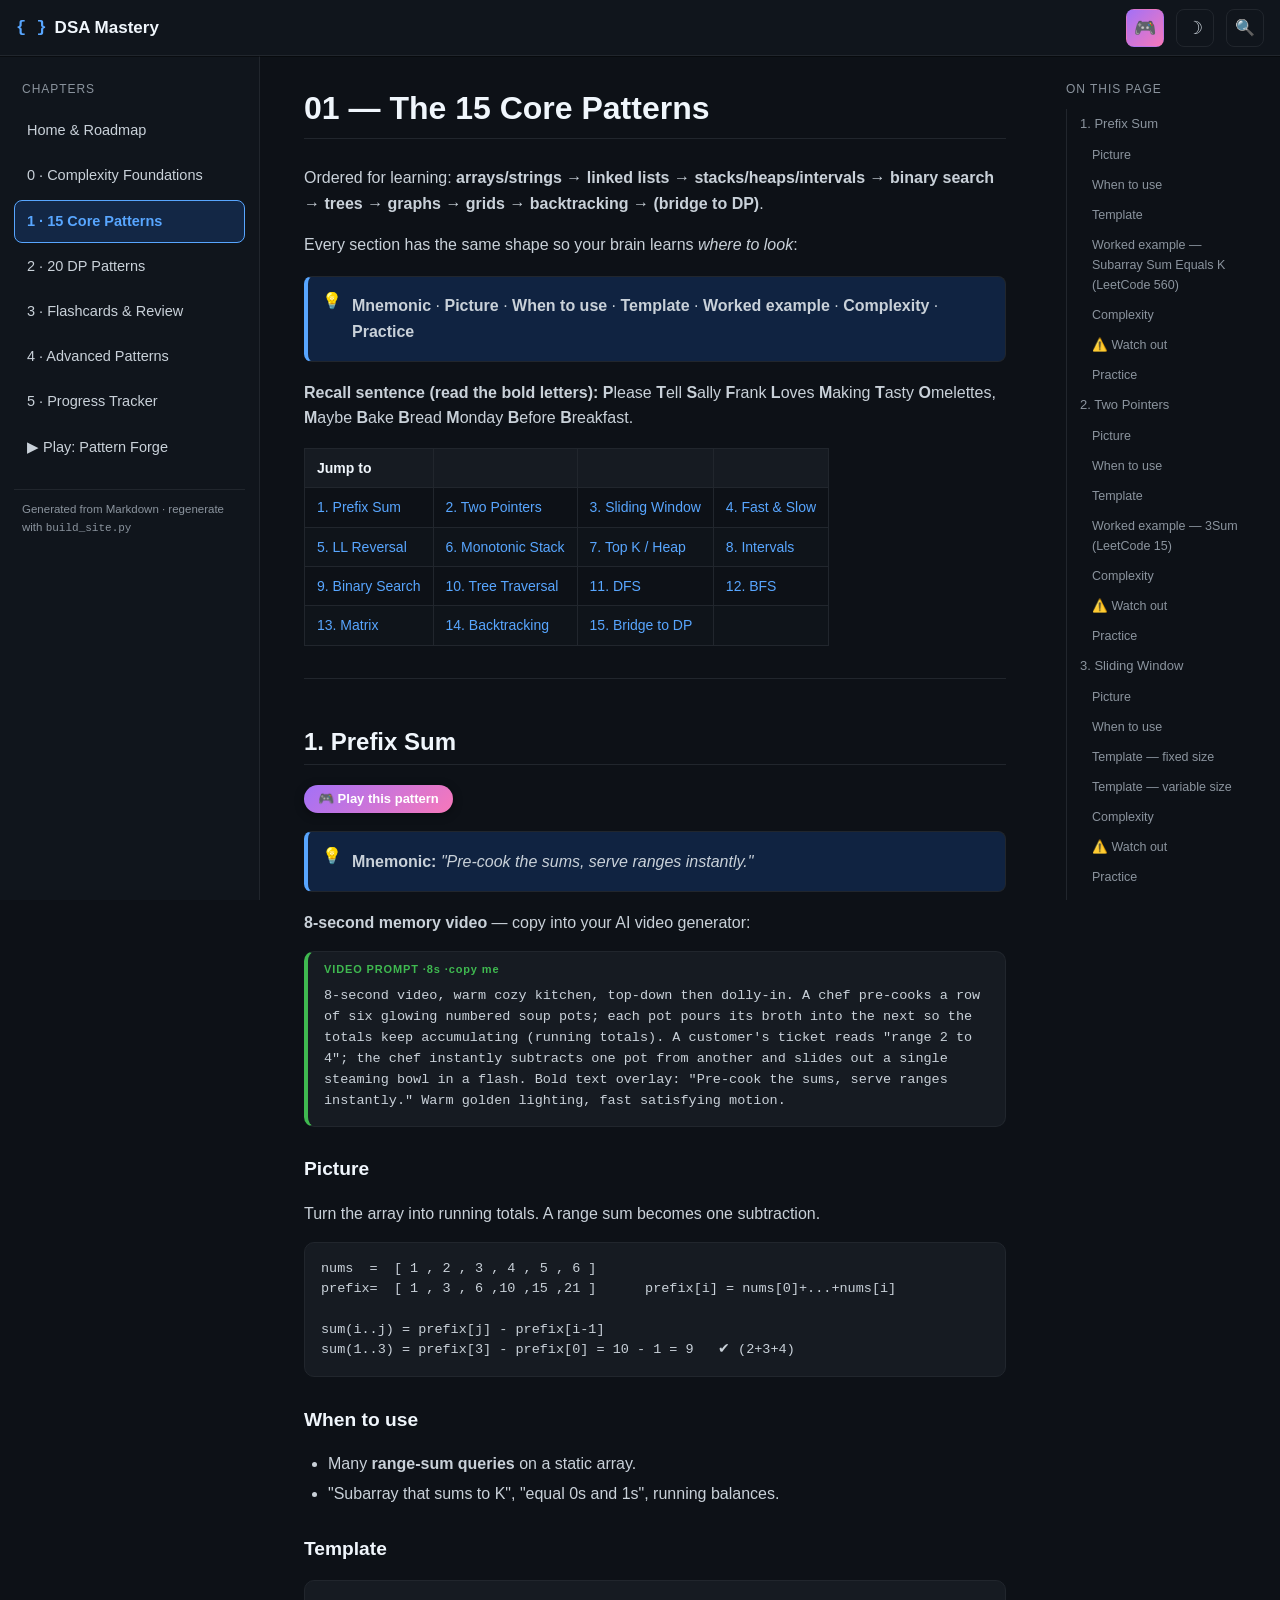
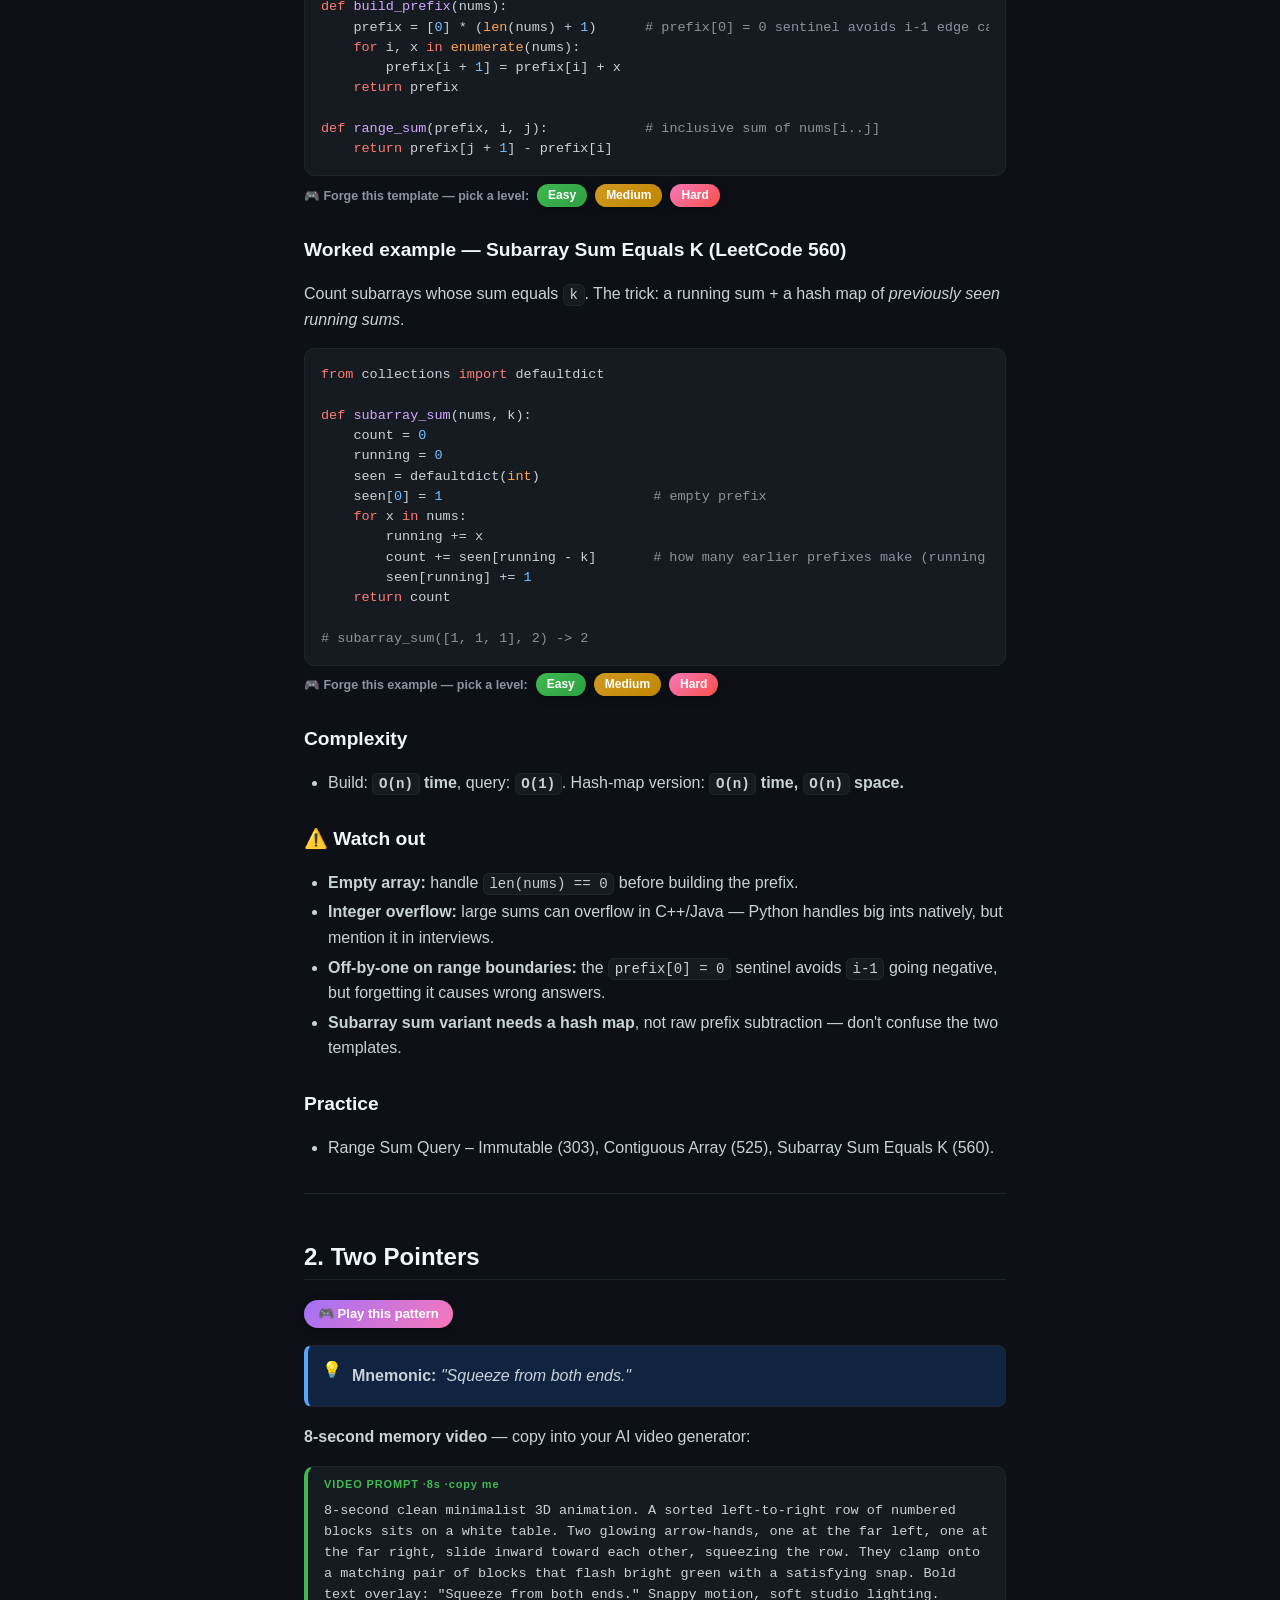
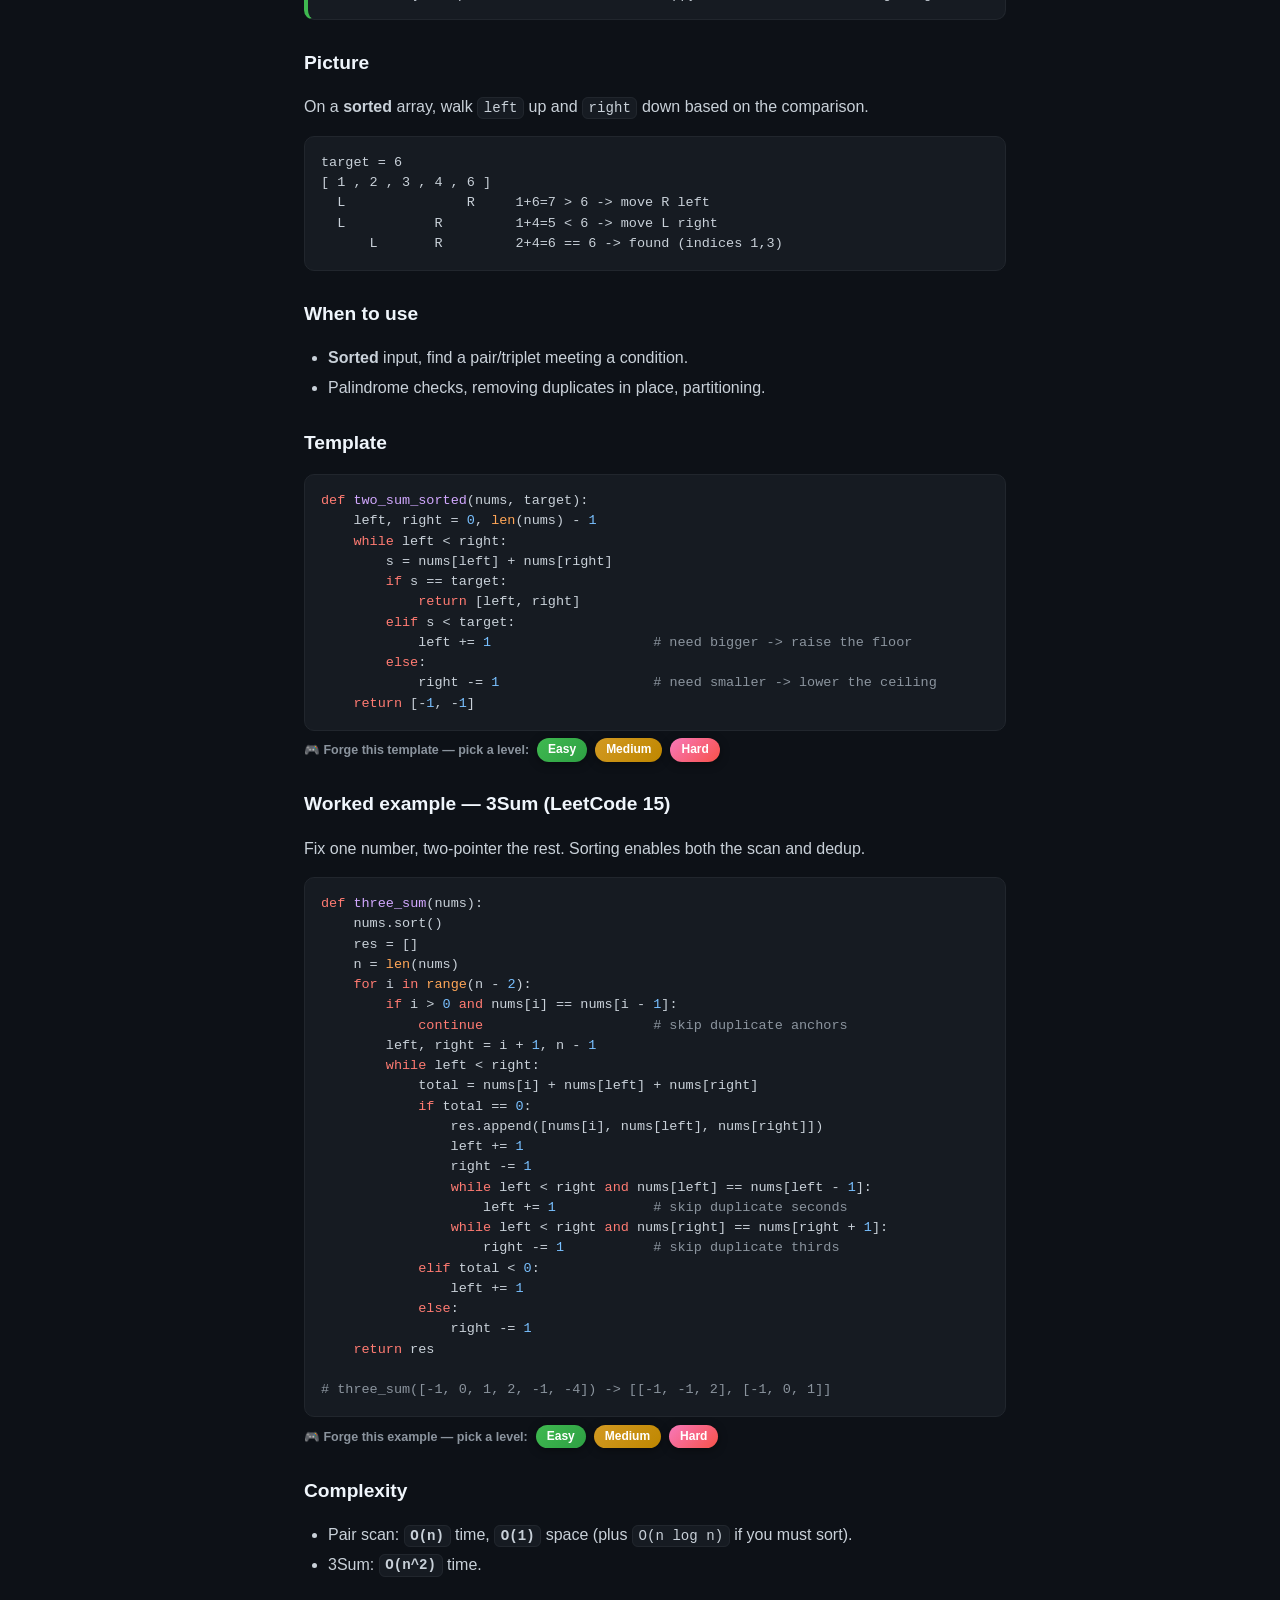
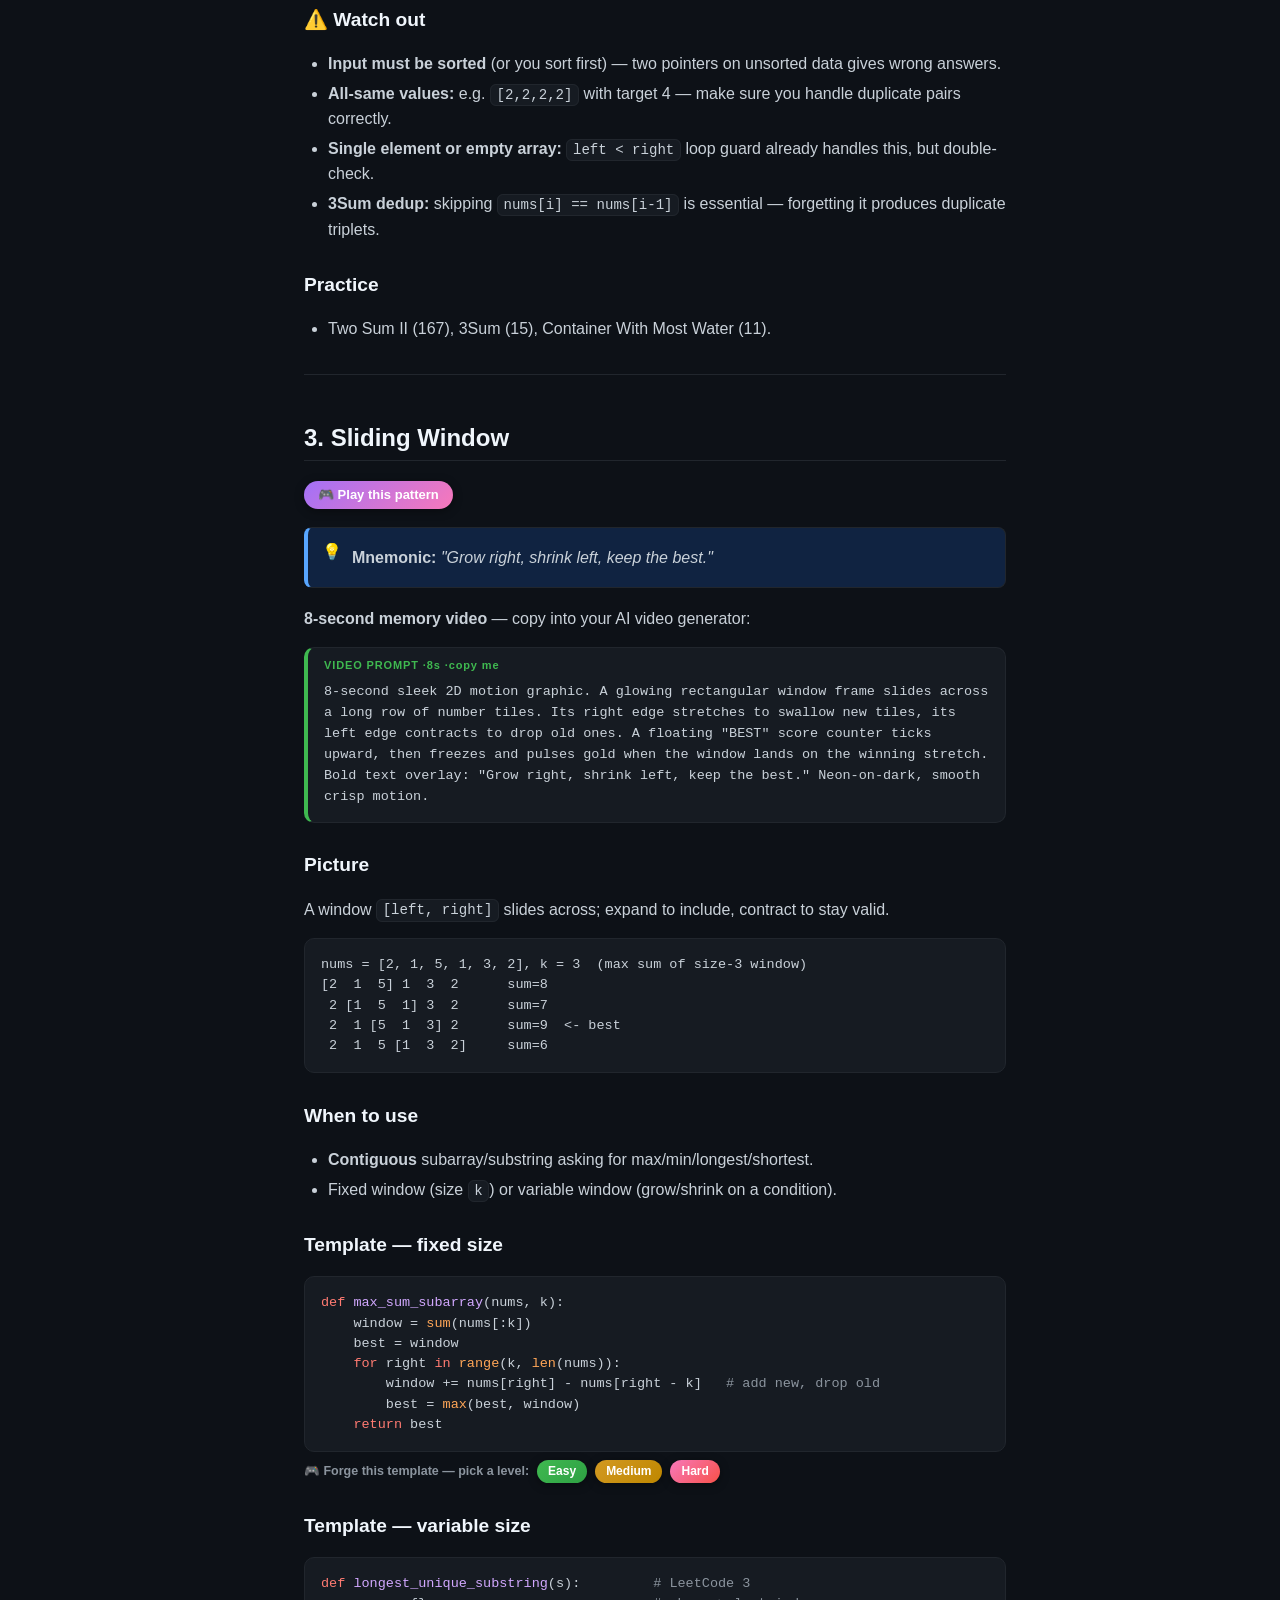
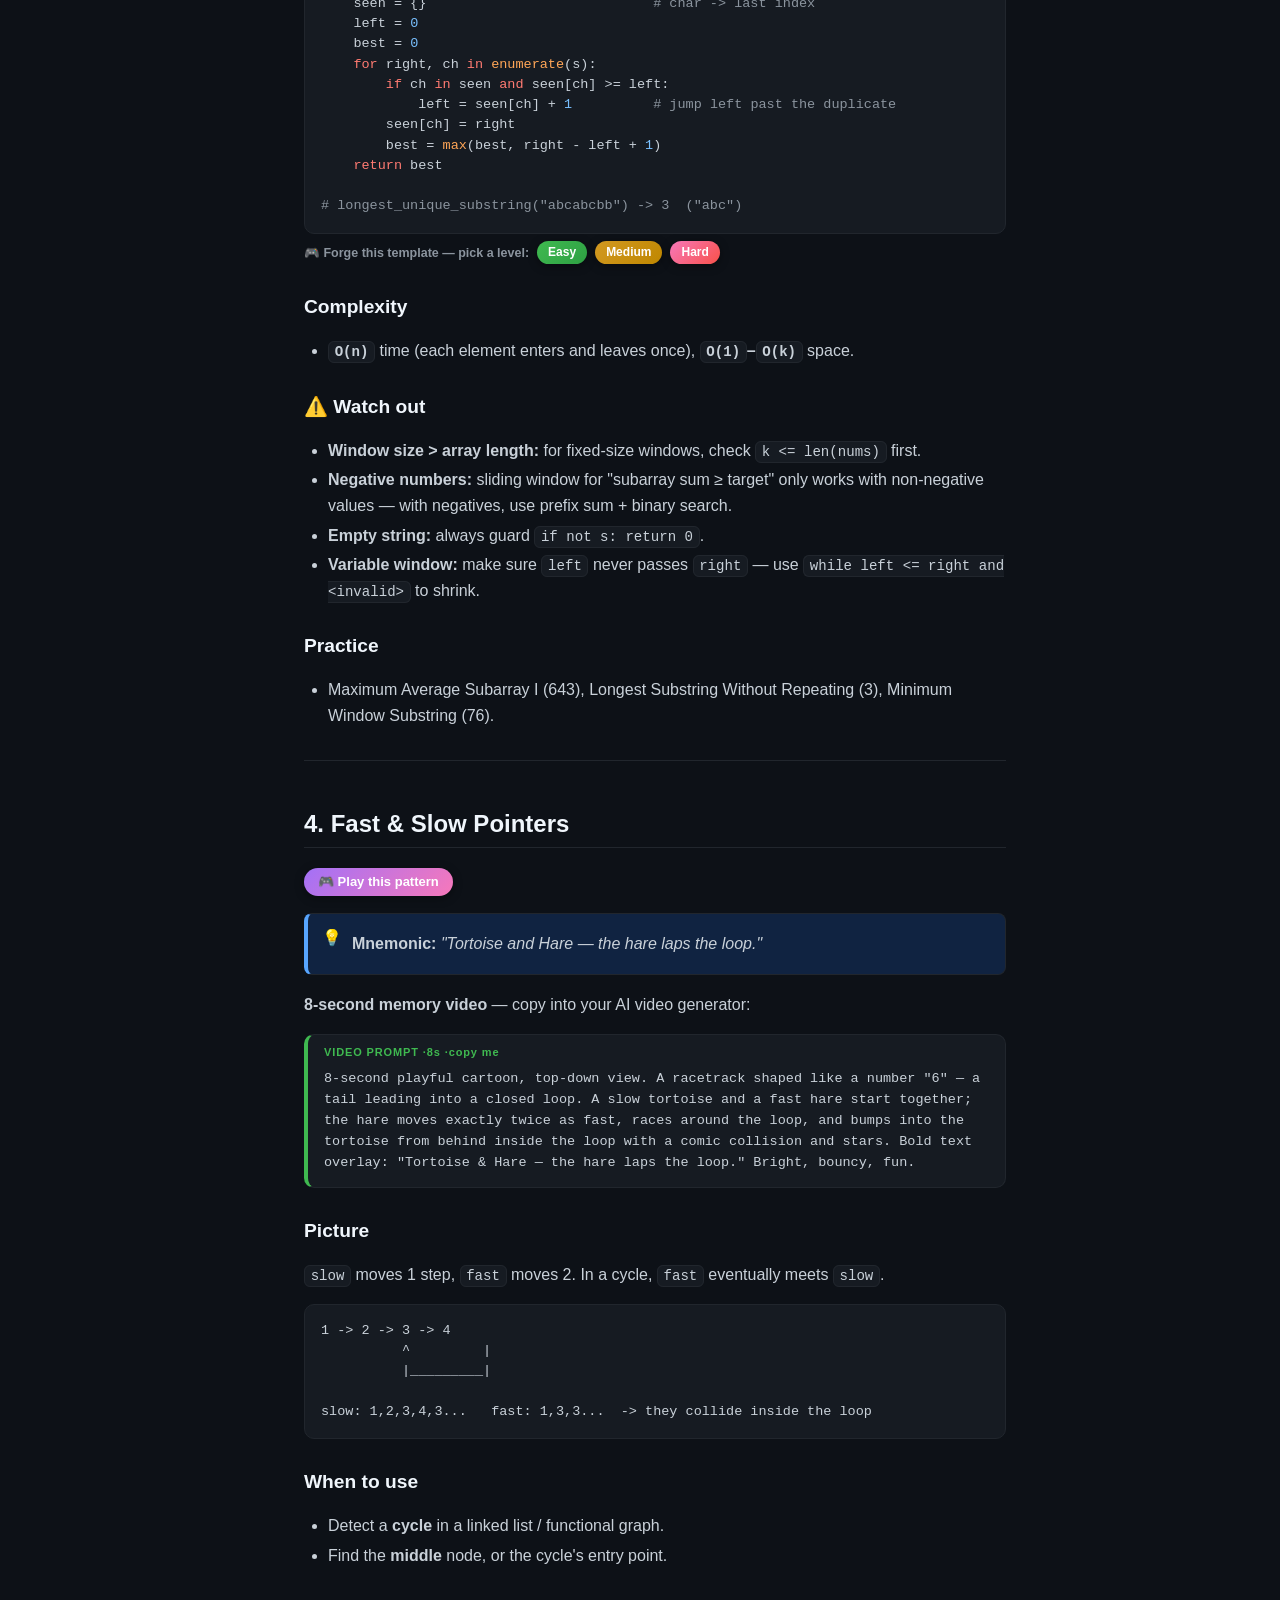
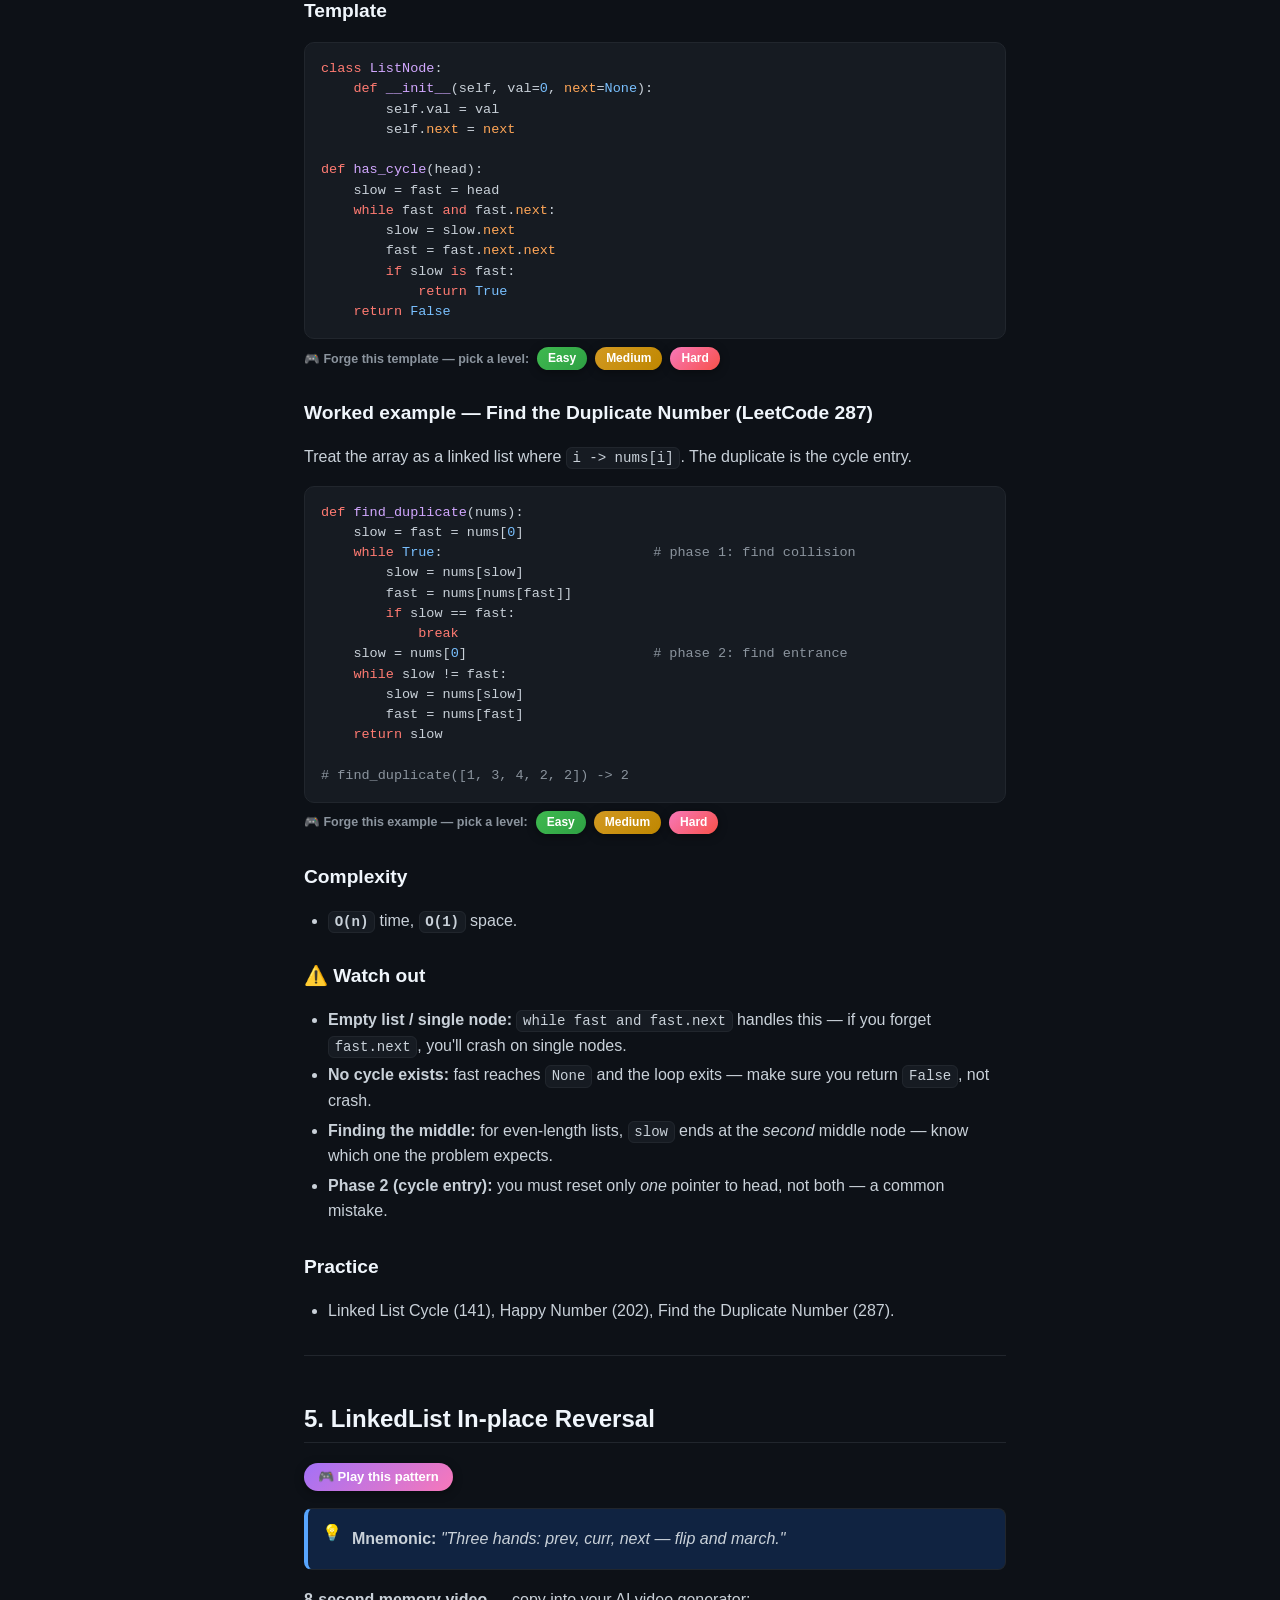
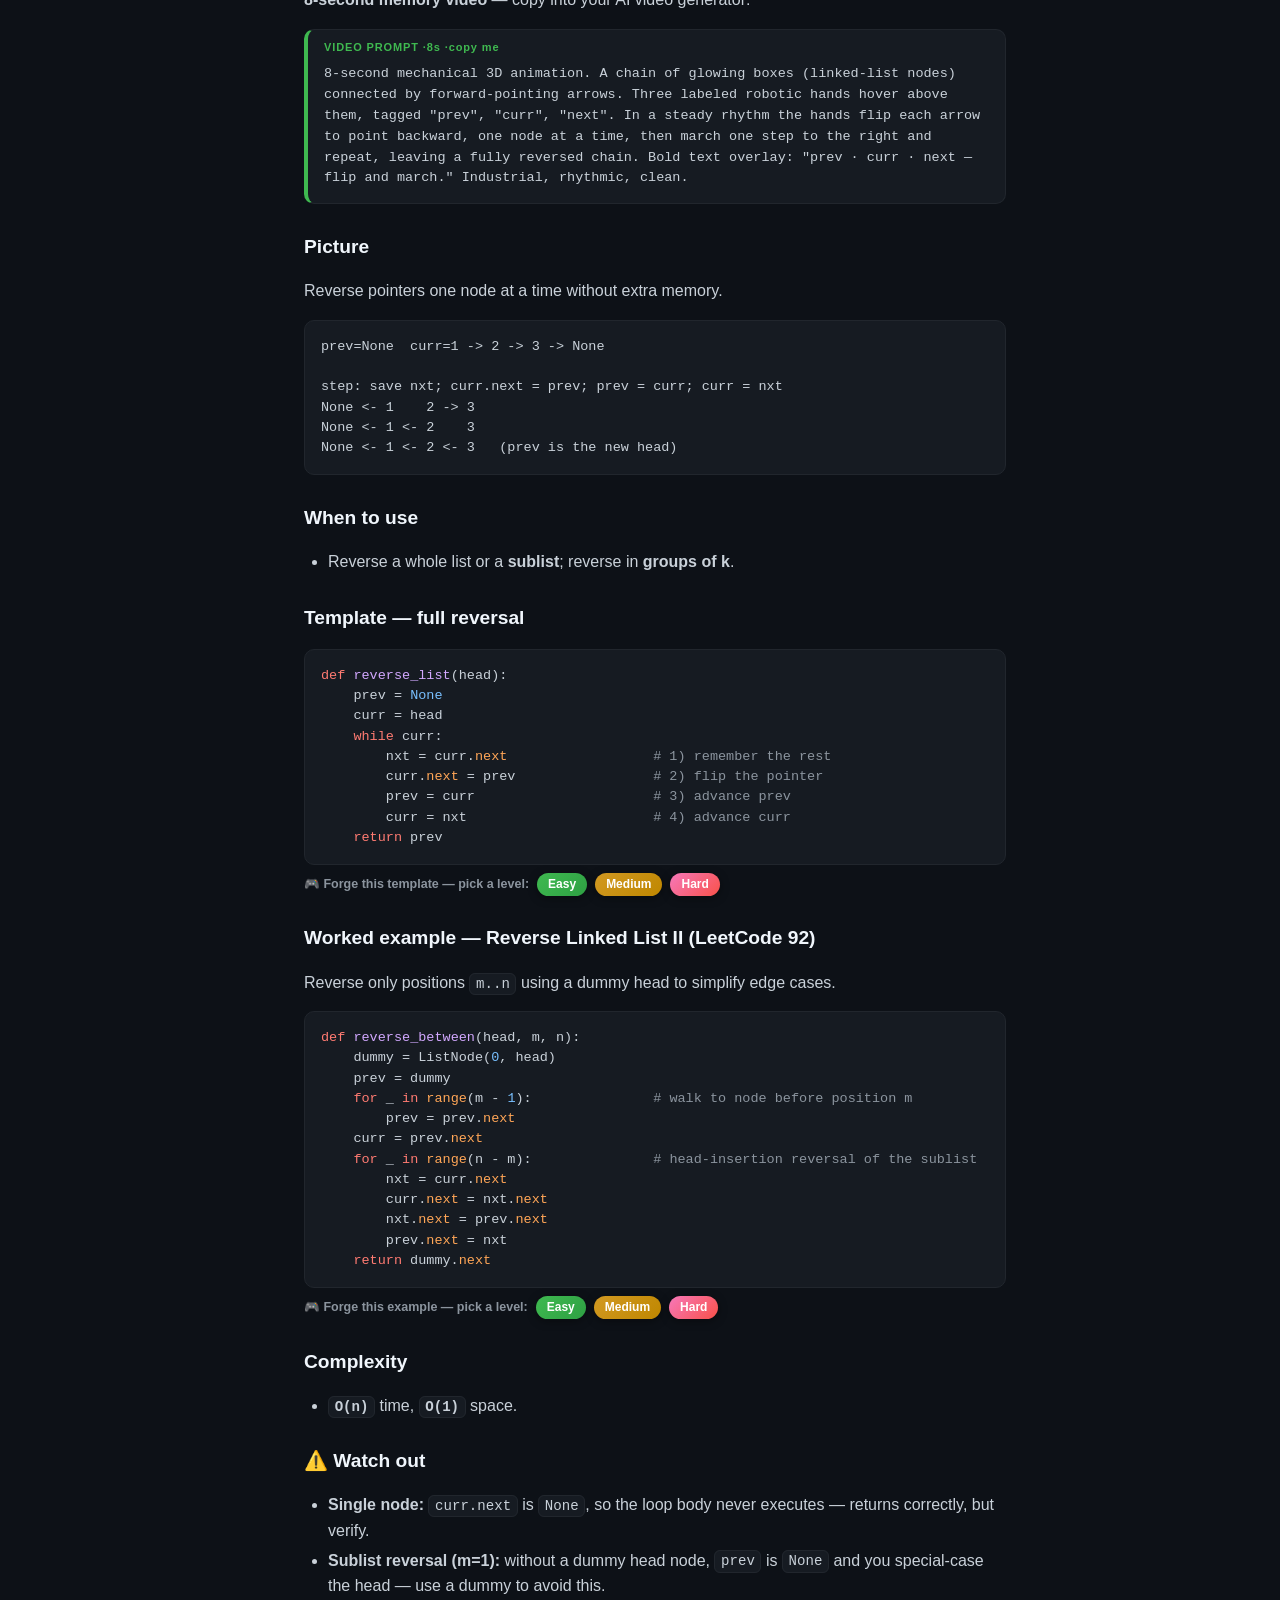
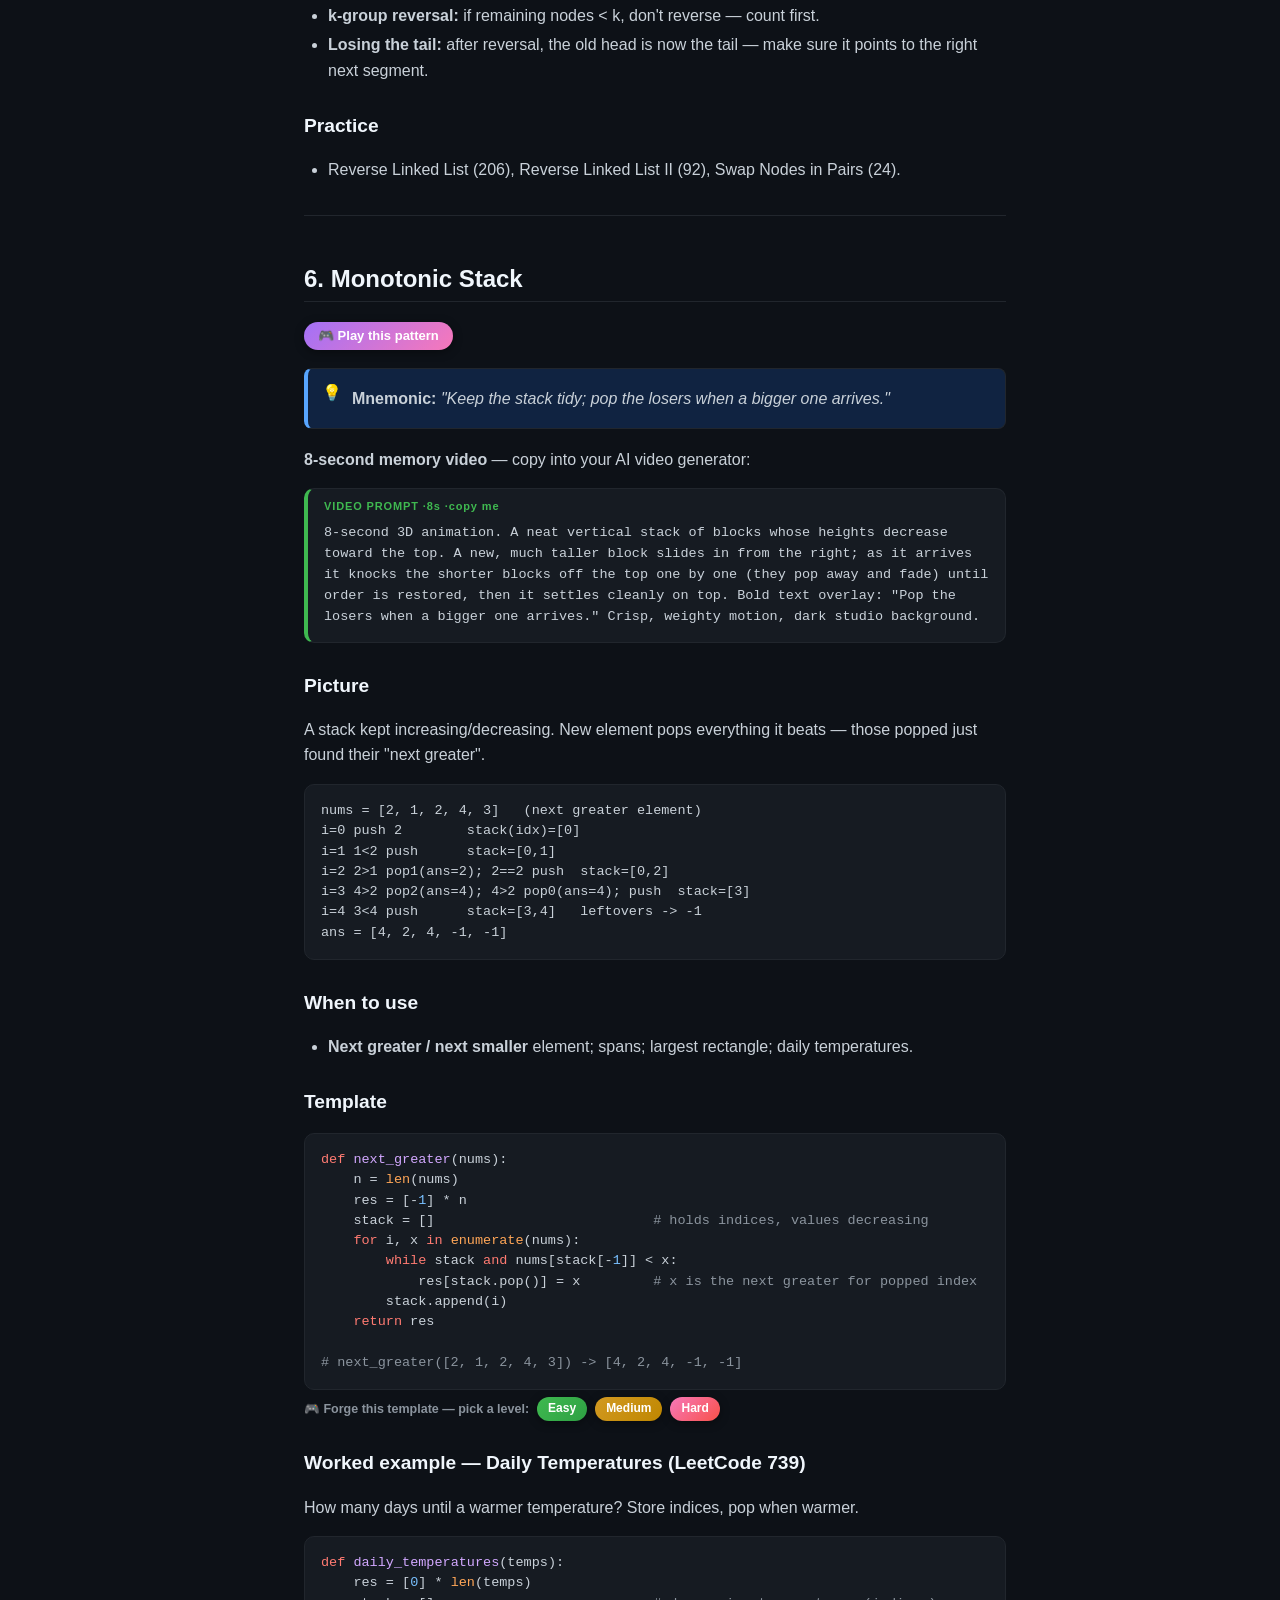
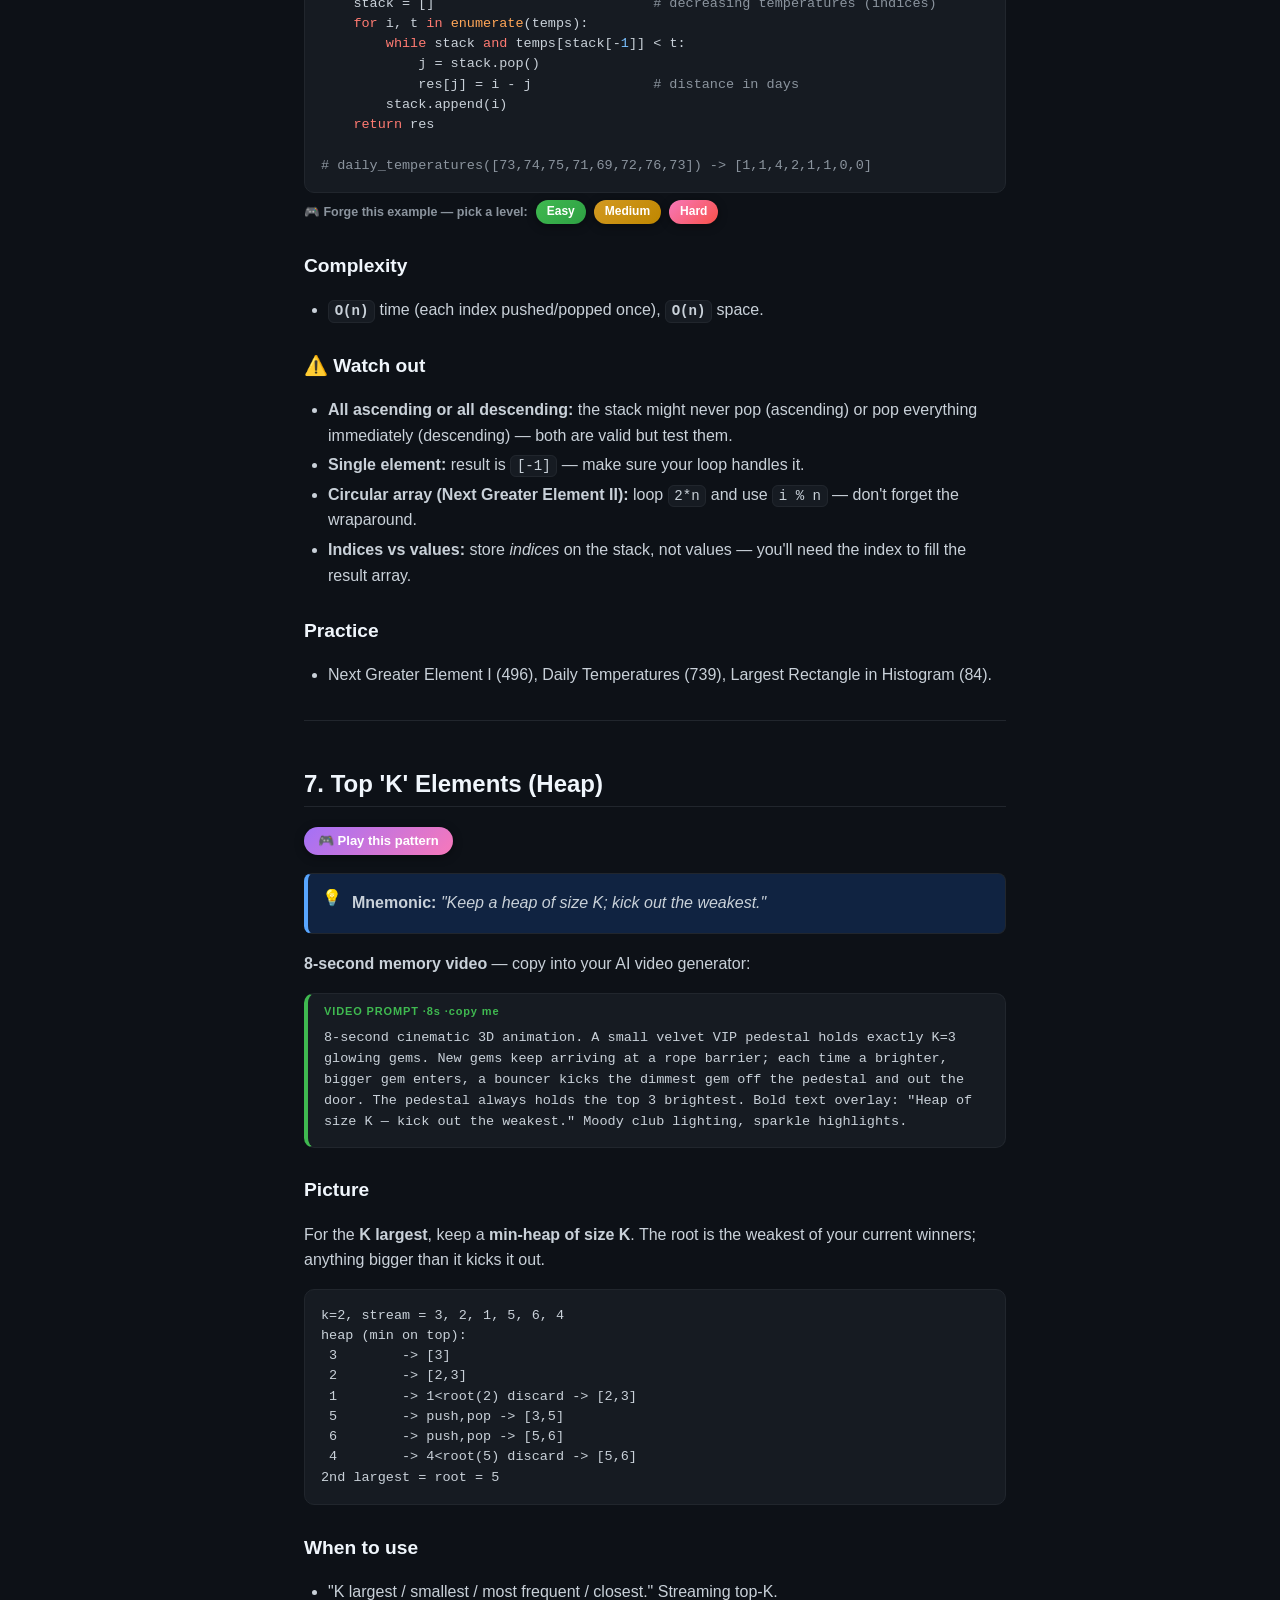
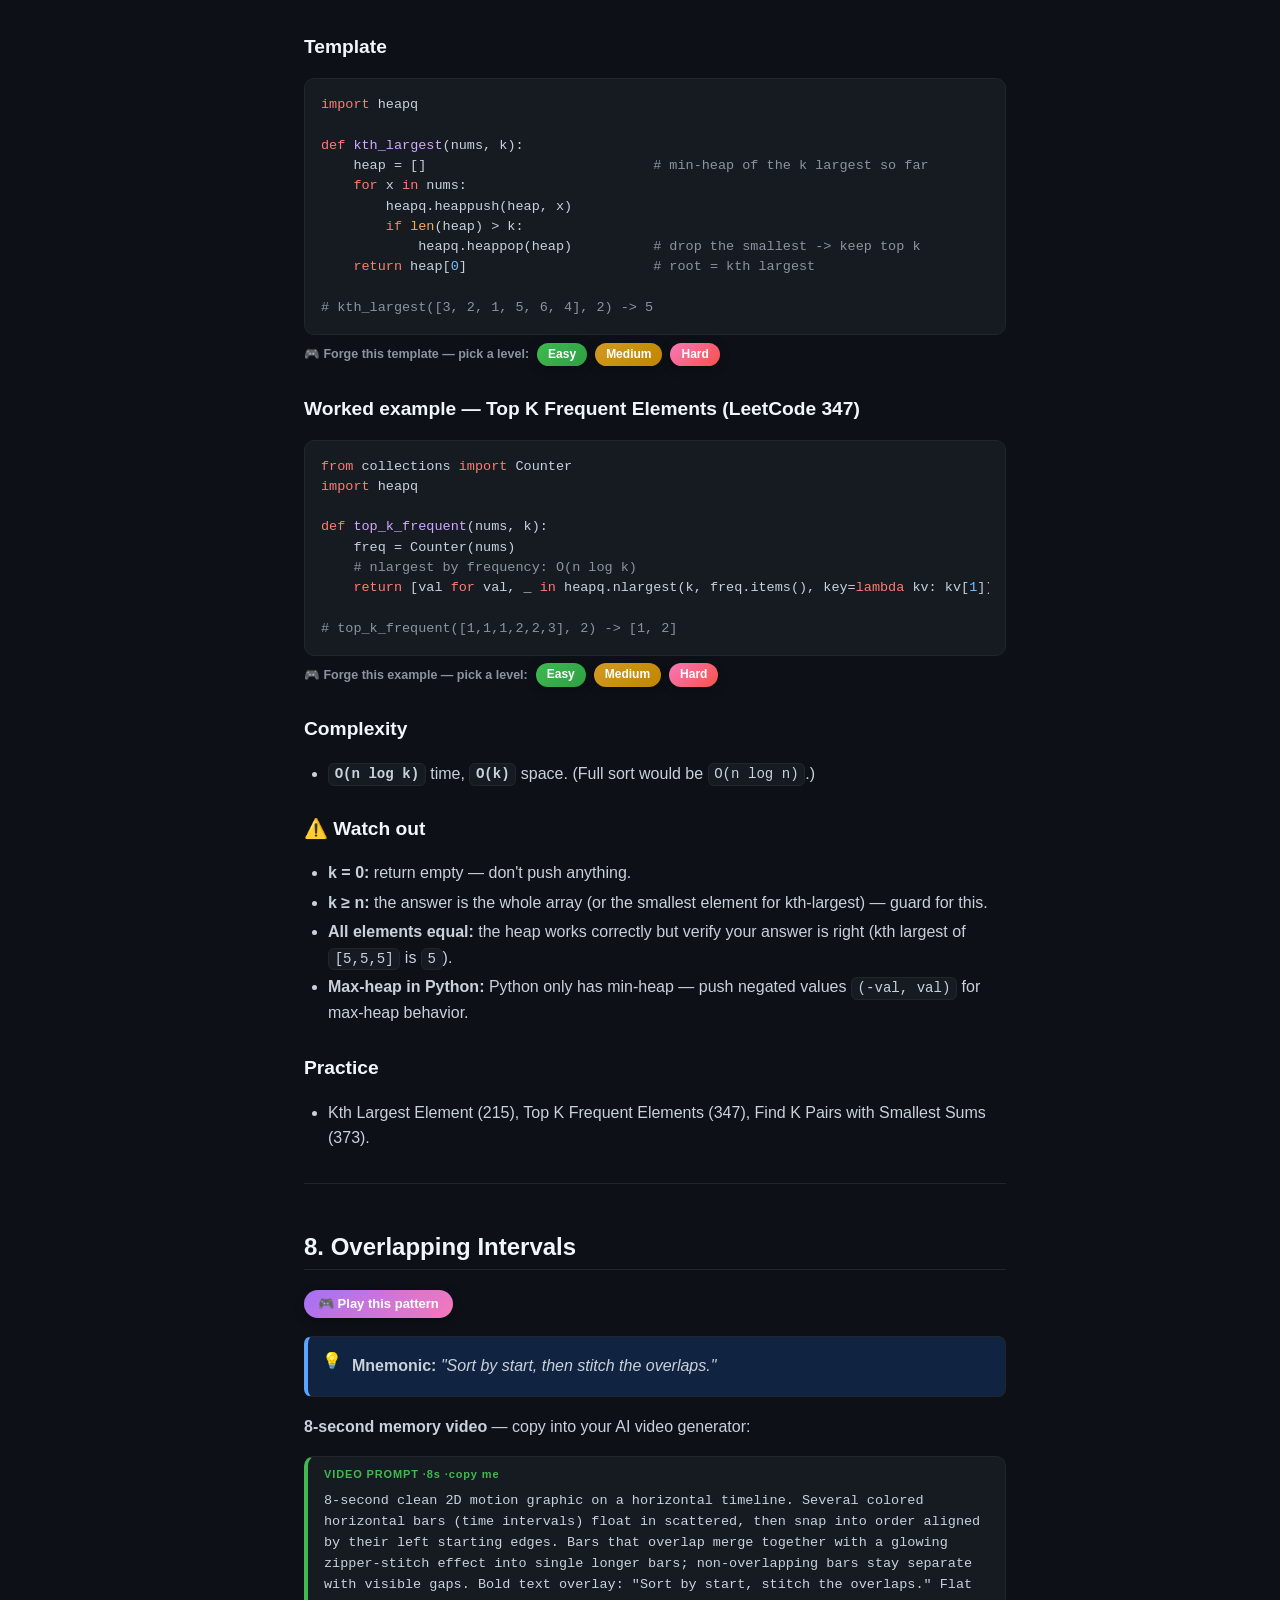
<file: site/01-core-patterns.html>
<!DOCTYPE html>
<html lang="en" data-theme="dark">
<head>
<meta charset="utf-8">
<meta name="viewport" content="width=device-width, initial-scale=1">
<title>1 · 15 Core Patterns · DSA Mastery</title>
<link rel="stylesheet" href="vendor/github-dark.min.css" id="hljs-dark">
<link rel="stylesheet" href="vendor/github.min.css" id="hljs-light" disabled>
<link rel="stylesheet" href="assets/app.css">
</head>
<body>
<header class="topbar">
  <button id="menuBtn" class="icon-btn" aria-label="Toggle navigation">&#9776;</button>
  <a class="brand" href="index.html"><span class="brand-mark">{ }</span> DSA Mastery</a>
  <div class="spacer"></div>
  <a id="gameBtn" class="icon-btn game-btn" href="game/index.html" aria-label="Play Pattern Forge" title="Pattern Forge — full game mode">&#127918;</a>
  <button id="themeBtn" class="icon-btn" aria-label="Toggle theme" title="Toggle light / dark">&#9789;</button>
  <button id="searchBtn" class="icon-btn search-toggle" aria-label="Search" title="Search patterns">&#128269;</button>
</header>

<div id="searchOverlay" class="search-overlay">
  <div class="search-bar">
    <input id="searchInput" type="search" placeholder="Search patterns, topics, keywords…" autocomplete="off">
    <button id="searchClose" class="icon-btn" aria-label="Close search">&#10005;</button>
  </div>
  <ul id="searchResults" class="search-results"></ul>
</div>

<div class="layout">
  <nav id="sidebar" class="sidebar">
    <div class="sidebar-section">Chapters</div>
    <ul id="navList" class="nav-list"></ul>
    <div class="sidebar-foot">Generated from Markdown · regenerate with <code>build_site.py</code></div>
  </nav>

  <main class="content">
    <article id="article" class="markdown-body"></article>
    <footer class="page-foot">
      <span>DSA Mastery — pattern playbook</span>
    </footer>
  </main>

  <aside id="toc" class="toc">
    <div class="toc-title">On this page</div>
    <ul id="tocList" class="toc-list"></ul>
  </aside>
</div>

<button id="topBtn" class="top-btn" title="Back to top">&#8593;</button>

<script type="text/markdown" id="md-content">[base64]/[base64]/[base64]</script>
<script>window.__NAV__ = [{"href":"index.html","title":"Home & Roadmap"},{"href":"00-complexity-foundations.html","title":"0 · Complexity Foundations"},{"href":"01-core-patterns.html","title":"1 · 15 Core Patterns"},{"href":"02-dynamic-programming.html","title":"2 · 20 DP Patterns"},{"href":"03-flashcards.html","title":"3 · Flashcards & Review"},{"href":"04-advanced-patterns.html","title":"4 · Advanced Patterns"},{"href":"05-progress-tracker.html","title":"5 · Progress Tracker"},{"href":"game/index.html","title":"\u25B6 Play: Pattern Forge"}];</script>
<script>window.__SEARCH_INDEX__ = [[{"text": "DSA Mastery — The Pattern Playbook", "snippet": "> A memorization-first study guide for the **15 core LeetCode patterns** and the", "id": "dsa-mastery--the-pattern-playbook", "page": "index.html", "pageTitle": "Home & Roadmap"}, {"text": "Read it as a website (recommended)", "snippet": "Open [`site/index.html`](./site/index.html) in your browser for a styled, navigable", "id": "read-it-as-a-website-recommended", "page": "index.html", "pageTitle": "Home & Roadmap"}, {"text": "▶ Play it: **Pattern Forge** (memorize by doing)", "snippet": "Open [`site/game/index.html`](./site/game/index.html) — or click the 🎮 button / the", "id": "-play-it-pattern-forge-memorize-by-doing", "page": "index.html", "pageTitle": "Home & Roadmap"}, {"text": "How to use this folder", "snippet": "", "id": "how-to-use-this-folder", "page": "index.html", "pageTitle": "Home & Roadmap"}, {"text": "The Big Picture — one mental map", "snippet": "Almost every problem reduces to: **\"what shape is my data, and what am I looking for?\"**", "id": "the-big-picture--one-mental-map", "page": "index.html", "pageTitle": "Home & Roadmap"}, {"text": "Master Mnemonic — \"**PT-SF-LM-TO-MB-BD-BM-B**\"", "snippet": "A single sentence to recall all 15 core patterns in order. Read the bold letters:", "id": "master-mnemonic--pt-sf-lm-to-mb-bd-bm-b", "page": "index.html", "pageTitle": "Home & Roadmap"}, {"text": "Complexity at a glance (memorize this ladder)", "snippet": "From fastest to slowest — chant it: **\"one, log, root-n, n, n-log-n, n-squared, two-to-the-n, n-factorial.\"**", "id": "complexity-at-a-glance-memorize-this-ladder", "page": "index.html", "pageTitle": "Home & Roadmap"}, {"text": "Pattern → Complexity quick reference", "snippet": "", "id": "pattern--complexity-quick-reference", "page": "index.html", "pageTitle": "Home & Roadmap"}, {"text": "Core patterns", "snippet": "", "id": "core-patterns", "page": "index.html", "pageTitle": "Home & Roadmap"}, {"text": "DP patterns", "snippet": "", "id": "dp-patterns", "page": "index.html", "pageTitle": "Home & Roadmap"}, {"text": "A 4-week study plan", "snippet": "- **Week 1 — Arrays/Strings/Lists:** Patterns 1–9. Two problems each.", "id": "a-4-week-study-plan", "page": "index.html", "pageTitle": "Home & Roadmap"}, {"text": "00 — Complexity Foundations & Data-Structure Cheat Sheet", "snippet": "> Before patterns, you need a feel for **cost**. This file gives you the Big-O", "id": "00--complexity-foundations--data-structure-cheat-sheet", "page": "00-complexity-foundations.html", "pageTitle": "0 · Complexity Foundations"}, {"text": "1. What Big-O actually measures", "snippet": "Big-O describes **how the running time (or memory) grows as the input `n` grows** —", "id": "1-what-big-o-actually-measures", "page": "00-complexity-foundations.html", "pageTitle": "0 · Complexity Foundations"}, {"text": "2. How to RECOGNIZE each complexity (pattern-matching cheat)", "snippet": "", "id": "2-how-to-recognize-each-complexity-pattern-matching-cheat", "page": "00-complexity-foundations.html", "pageTitle": "0 · Complexity Foundations"}, {"text": "3. Amortized vs worst case (one gotcha)", "snippet": "- **`list.append`** in Python is *amortized* `O(1)` — occasionally it resizes", "id": "3-amortized-vs-worst-case-one-gotcha", "page": "00-complexity-foundations.html", "pageTitle": "0 · Complexity Foundations"}, {"text": "4. Visualizing growth (relative steps for n = 100)", "snippet": "O(1)        | ▏ 1", "id": "4-visualizing-growth-relative-steps-for-n--100", "page": "00-complexity-foundations.html", "pageTitle": "0 · Complexity Foundations"}, {"text": "5. DATA-STRUCTURE OPERATION COSTS — memorize this", "snippet": "", "id": "5-data-structure-operation-costs--memorize-this", "page": "00-complexity-foundations.html", "pageTitle": "0 · Complexity Foundations"}, {"text": "6. Common algorithm complexities — memorize this", "snippet": "", "id": "6-common-algorithm-complexities--memorize-this", "page": "00-complexity-foundations.html", "pageTitle": "0 · Complexity Foundations"}, {"text": "7. The two Python imports you'll use constantly", "snippet": "import heapq                       # min-heap: heappush, heappop, heapify, nlargest, nsmallest", "id": "7-the-two-python-imports-youll-use-constantly", "page": "00-complexity-foundations.html", "pageTitle": "0 · Complexity Foundations"}, {"text": "Min-heap", "snippet": "h = []", "id": "min-heap", "page": "00-complexity-foundations.html", "pageTitle": "0 · Complexity Foundations"}, {"text": "Max-heap trick: push negatives", "snippet": "heapq.heappush(h, -value)", "id": "max-heap-trick-push-negatives", "page": "00-complexity-foundations.html", "pageTitle": "0 · Complexity Foundations"}, {"text": "Deque (queue/stack)", "snippet": "dq = deque()", "id": "deque-queuestack", "page": "00-complexity-foundations.html", "pageTitle": "0 · Complexity Foundations"}, {"text": "Counter", "snippet": "freq = Counter(\"aabbbc\")     # {'b':3,'a':2,'c':1}", "id": "counter", "page": "00-complexity-foundations.html", "pageTitle": "0 · Complexity Foundations"}, {"text": "01 — The 15 Core Patterns", "snippet": "Ordered for learning: **arrays/strings → linked lists → stacks/heaps/intervals →", "id": "01--the-15-core-patterns", "page": "01-core-patterns.html", "pageTitle": "1 · 15 Core Patterns"}, {"text": "1. Prefix Sum", "snippet": "> **Mnemonic:** *\"Pre-cook the sums, serve ranges instantly.\"*", "id": "1-prefix-sum", "page": "01-core-patterns.html", "pageTitle": "1 · 15 Core Patterns"}, {"text": "Picture", "snippet": "Turn the array into running totals. A range sum becomes one subtraction.", "id": "picture", "page": "01-core-patterns.html", "pageTitle": "1 · 15 Core Patterns"}, {"text": "When to use", "snippet": "- Many **range-sum queries** on a static array.", "id": "when-to-use", "page": "01-core-patterns.html", "pageTitle": "1 · 15 Core Patterns"}, {"text": "Template", "snippet": "def build_prefix(nums):", "id": "template", "page": "01-core-patterns.html", "pageTitle": "1 · 15 Core Patterns"}, {"text": "Worked example — Subarray Sum Equals K (LeetCode 560)", "snippet": "Count subarrays whose sum equals `k`. The trick: a running sum + a hash map of", "id": "worked-example--subarray-sum-equals-k-leetcode-560", "page": "01-core-patterns.html", "pageTitle": "1 · 15 Core Patterns"}, {"text": "subarray_sum([1, 1, 1], 2) -> 2", "snippet": "- Build: **`O(n)` time**, query: **`O(1)`**. Hash-map version: **`O(n)` time, `O(n)` space.**", "id": "subarray_sum1-1-1-2---2", "page": "01-core-patterns.html", "pageTitle": "1 · 15 Core Patterns"}, {"text": "Complexity", "snippet": "- Build: **`O(n)` time**, query: **`O(1)`**. Hash-map version: **`O(n)` time, `O(n)` space.**", "id": "complexity", "page": "01-core-patterns.html", "pageTitle": "1 · 15 Core Patterns"}, {"text": "⚠️ Watch out", "snippet": "- **Empty array:** handle `len(nums) == 0` before building the prefix.", "id": "-watch-out", "page": "01-core-patterns.html", "pageTitle": "1 · 15 Core Patterns"}, {"text": "Practice", "snippet": "- Range Sum Query – Immutable (303), Contiguous Array (525), Subarray Sum Equals K (560).", "id": "practice", "page": "01-core-patterns.html", "pageTitle": "1 · 15 Core Patterns"}, {"text": "2. Two Pointers", "snippet": "> **Mnemonic:** *\"Squeeze from both ends.\"*", "id": "2-two-pointers", "page": "01-core-patterns.html", "pageTitle": "1 · 15 Core Patterns"}, {"text": "Picture", "snippet": "On a **sorted** array, walk `left` up and `right` down based on the comparison.", "id": "picture-1", "page": "01-core-patterns.html", "pageTitle": "1 · 15 Core Patterns"}, {"text": "When to use", "snippet": "- **Sorted** input, find a pair/triplet meeting a condition.", "id": "when-to-use-1", "page": "01-core-patterns.html", "pageTitle": "1 · 15 Core Patterns"}, {"text": "Template", "snippet": "def two_sum_sorted(nums, target):", "id": "template-1", "page": "01-core-patterns.html", "pageTitle": "1 · 15 Core Patterns"}, {"text": "Worked example — 3Sum (LeetCode 15)", "snippet": "Fix one number, two-pointer the rest. Sorting enables both the scan and dedup.", "id": "worked-example--3sum-leetcode-15", "page": "01-core-patterns.html", "pageTitle": "1 · 15 Core Patterns"}, {"text": "three_sum([-1, 0, 1, 2, -1, -4]) -> [[-1, -1, 2], [-1, 0, 1]]", "snippet": "- Pair scan: **`O(n)`** time, **`O(1)`** space (plus `O(n log n)` if you must sort).", "id": "three_sum-1-0-1-2--1--4----1--1-2--1-0-1", "page": "01-core-patterns.html", "pageTitle": "1 · 15 Core Patterns"}, {"text": "Complexity", "snippet": "- Pair scan: **`O(n)`** time, **`O(1)`** space (plus `O(n log n)` if you must sort).", "id": "complexity-1", "page": "01-core-patterns.html", "pageTitle": "1 · 15 Core Patterns"}, {"text": "⚠️ Watch out", "snippet": "- **Input must be sorted** (or you sort first) — two pointers on unsorted data gives wrong answers.", "id": "-watch-out-1", "page": "01-core-patterns.html", "pageTitle": "1 · 15 Core Patterns"}, {"text": "Practice", "snippet": "- Two Sum II (167), 3Sum (15), Container With Most Water (11).", "id": "practice-1", "page": "01-core-patterns.html", "pageTitle": "1 · 15 Core Patterns"}, {"text": "3. Sliding Window", "snippet": "> **Mnemonic:** *\"Grow right, shrink left, keep the best.\"*", "id": "3-sliding-window", "page": "01-core-patterns.html", "pageTitle": "1 · 15 Core Patterns"}, {"text": "Picture", "snippet": "A window `[left, right]` slides across; expand to include, contract to stay valid.", "id": "picture-2", "page": "01-core-patterns.html", "pageTitle": "1 · 15 Core Patterns"}, {"text": "When to use", "snippet": "- **Contiguous** subarray/substring asking for max/min/longest/shortest.", "id": "when-to-use-2", "page": "01-core-patterns.html", "pageTitle": "1 · 15 Core Patterns"}, {"text": "Template — fixed size", "snippet": "def max_sum_subarray(nums, k):", "id": "template--fixed-size", "page": "01-core-patterns.html", "pageTitle": "1 · 15 Core Patterns"}, {"text": "Template — variable size", "snippet": "def longest_unique_substring(s):         # LeetCode 3", "id": "template--variable-size", "page": "01-core-patterns.html", "pageTitle": "1 · 15 Core Patterns"}, {"text": "longest_unique_substring(\"abcabcbb\") -> 3  (\"abc\")", "snippet": "- **`O(n)`** time (each element enters and leaves once), **`O(1)`–`O(k)`** space.", "id": "longest_unique_substringabcabcbb---3--abc", "page": "01-core-patterns.html", "pageTitle": "1 · 15 Core Patterns"}, {"text": "Complexity", "snippet": "- **`O(n)`** time (each element enters and leaves once), **`O(1)`–`O(k)`** space.", "id": "complexity-2", "page": "01-core-patterns.html", "pageTitle": "1 · 15 Core Patterns"}, {"text": "⚠️ Watch out", "snippet": "- **Window size > array length:** for fixed-size windows, check `k <= len(nums)` first.", "id": "-watch-out-2", "page": "01-core-patterns.html", "pageTitle": "1 · 15 Core Patterns"}, {"text": "Practice", "snippet": "- Maximum Average Subarray I (643), Longest Substring Without Repeating (3), Minimum Window Substring (76).", "id": "practice-2", "page": "01-core-patterns.html", "pageTitle": "1 · 15 Core Patterns"}, {"text": "4. Fast & Slow Pointers", "snippet": "> **Mnemonic:** *\"Tortoise and Hare — the hare laps the loop.\"*", "id": "4-fast--slow-pointers", "page": "01-core-patterns.html", "pageTitle": "1 · 15 Core Patterns"}, {"text": "Picture", "snippet": "`slow` moves 1 step, `fast` moves 2. In a cycle, `fast` eventually meets `slow`.", "id": "picture-3", "page": "01-core-patterns.html", "pageTitle": "1 · 15 Core Patterns"}, {"text": "When to use", "snippet": "- Detect a **cycle** in a linked list / functional graph.", "id": "when-to-use-3", "page": "01-core-patterns.html", "pageTitle": "1 · 15 Core Patterns"}, {"text": "Template", "snippet": "class ListNode:", "id": "template-2", "page": "01-core-patterns.html", "pageTitle": "1 · 15 Core Patterns"}, {"text": "Worked example — Find the Duplicate Number (LeetCode 287)", "snippet": "Treat the array as a linked list where `i -> nums[i]`. The duplicate is the cycle entry.", "id": "worked-example--find-the-duplicate-number-leetcode-287", "page": "01-core-patterns.html", "pageTitle": "1 · 15 Core Patterns"}, {"text": "find_duplicate([1, 3, 4, 2, 2]) -> 2", "snippet": "- **`O(n)`** time, **`O(1)`** space.", "id": "find_duplicate1-3-4-2-2---2", "page": "01-core-patterns.html", "pageTitle": "1 · 15 Core Patterns"}, {"text": "Complexity", "snippet": "- **`O(n)`** time, **`O(1)`** space.", "id": "complexity-3", "page": "01-core-patterns.html", "pageTitle": "1 · 15 Core Patterns"}, {"text": "⚠️ Watch out", "snippet": "- **Empty list / single node:** `while fast and fast.next` handles this — if you forget `fast.next`, you'll crash on sin", "id": "-watch-out-3", "page": "01-core-patterns.html", "pageTitle": "1 · 15 Core Patterns"}, {"text": "Practice", "snippet": "- Linked List Cycle (141), Happy Number (202), Find the Duplicate Number (287).", "id": "practice-3", "page": "01-core-patterns.html", "pageTitle": "1 · 15 Core Patterns"}, {"text": "5. LinkedList In-place Reversal", "snippet": "> **Mnemonic:** *\"Three hands: prev, curr, next — flip and march.\"*", "id": "5-linkedlist-in-place-reversal", "page": "01-core-patterns.html", "pageTitle": "1 · 15 Core Patterns"}, {"text": "Picture", "snippet": "Reverse pointers one node at a time without extra memory.", "id": "picture-4", "page": "01-core-patterns.html", "pageTitle": "1 · 15 Core Patterns"}, {"text": "When to use", "snippet": "- Reverse a whole list or a **sublist**; reverse in **groups of k**.", "id": "when-to-use-4", "page": "01-core-patterns.html", "pageTitle": "1 · 15 Core Patterns"}, {"text": "Template — full reversal", "snippet": "def reverse_list(head):", "id": "template--full-reversal", "page": "01-core-patterns.html", "pageTitle": "1 · 15 Core Patterns"}, {"text": "Worked example — Reverse Linked List II (LeetCode 92)", "snippet": "Reverse only positions `m..n` using a dummy head to simplify edge cases.", "id": "worked-example--reverse-linked-list-ii-leetcode-92", "page": "01-core-patterns.html", "pageTitle": "1 · 15 Core Patterns"}, {"text": "Complexity", "snippet": "- **`O(n)`** time, **`O(1)`** space.", "id": "complexity-4", "page": "01-core-patterns.html", "pageTitle": "1 · 15 Core Patterns"}, {"text": "⚠️ Watch out", "snippet": "- **Single node:** `curr.next` is `None`, so the loop body never executes — returns correctly, but verify.", "id": "-watch-out-4", "page": "01-core-patterns.html", "pageTitle": "1 · 15 Core Patterns"}, {"text": "Practice", "snippet": "- Reverse Linked List (206), Reverse Linked List II (92), Swap Nodes in Pairs (24).", "id": "practice-4", "page": "01-core-patterns.html", "pageTitle": "1 · 15 Core Patterns"}, {"text": "6. Monotonic Stack", "snippet": "> **Mnemonic:** *\"Keep the stack tidy; pop the losers when a bigger one arrives.\"*", "id": "6-monotonic-stack", "page": "01-core-patterns.html", "pageTitle": "1 · 15 Core Patterns"}, {"text": "Picture", "snippet": "A stack kept increasing/decreasing. New element pops everything it beats —", "id": "picture-5", "page": "01-core-patterns.html", "pageTitle": "1 · 15 Core Patterns"}, {"text": "When to use", "snippet": "- **Next greater / next smaller** element; spans; largest rectangle; daily temperatures.", "id": "when-to-use-5", "page": "01-core-patterns.html", "pageTitle": "1 · 15 Core Patterns"}, {"text": "Template", "snippet": "def next_greater(nums):", "id": "template-3", "page": "01-core-patterns.html", "pageTitle": "1 · 15 Core Patterns"}, {"text": "next_greater([2, 1, 2, 4, 3]) -> [4, 2, 4, -1, -1]", "snippet": "How many days until a warmer temperature? Store indices, pop when warmer.", "id": "next_greater2-1-2-4-3---4-2-4--1--1", "page": "01-core-patterns.html", "pageTitle": "1 · 15 Core Patterns"}, {"text": "Worked example — Daily Temperatures (LeetCode 739)", "snippet": "How many days until a warmer temperature? Store indices, pop when warmer.", "id": "worked-example--daily-temperatures-leetcode-739", "page": "01-core-patterns.html", "pageTitle": "1 · 15 Core Patterns"}, {"text": "daily_temperatures([73,74,75,71,69,72,76,73]) -> [1,1,4,2,1,1,0,0]", "snippet": "- **`O(n)`** time (each index pushed/popped once), **`O(n)`** space.", "id": "daily_temperatures7374757169727673---11421100", "page": "01-core-patterns.html", "pageTitle": "1 · 15 Core Patterns"}, {"text": "Complexity", "snippet": "- **`O(n)`** time (each index pushed/popped once), **`O(n)`** space.", "id": "complexity-5", "page": "01-core-patterns.html", "pageTitle": "1 · 15 Core Patterns"}, {"text": "⚠️ Watch out", "snippet": "- **All ascending or all descending:** the stack might never pop (ascending) or pop everything immediately (descending) ", "id": "-watch-out-5", "page": "01-core-patterns.html", "pageTitle": "1 · 15 Core Patterns"}, {"text": "Practice", "snippet": "- Next Greater Element I (496), Daily Temperatures (739), Largest Rectangle in Histogram (84).", "id": "practice-5", "page": "01-core-patterns.html", "pageTitle": "1 · 15 Core Patterns"}, {"text": "7. Top 'K' Elements (Heap)", "snippet": "> **Mnemonic:** *\"Keep a heap of size K; kick out the weakest.\"*", "id": "7-top-k-elements-heap", "page": "01-core-patterns.html", "pageTitle": "1 · 15 Core Patterns"}, {"text": "Picture", "snippet": "For the **K largest**, keep a **min-heap of size K**. The root is the weakest of", "id": "picture-6", "page": "01-core-patterns.html", "pageTitle": "1 · 15 Core Patterns"}, {"text": "When to use", "snippet": "- \"K largest / smallest / most frequent / closest.\" Streaming top-K.", "id": "when-to-use-6", "page": "01-core-patterns.html", "pageTitle": "1 · 15 Core Patterns"}, {"text": "Template", "snippet": "import heapq", "id": "template-4", "page": "01-core-patterns.html", "pageTitle": "1 · 15 Core Patterns"}, {"text": "kth_largest([3, 2, 1, 5, 6, 4], 2) -> 5", "snippet": "from collections import Counter", "id": "kth_largest3-2-1-5-6-4-2---5", "page": "01-core-patterns.html", "pageTitle": "1 · 15 Core Patterns"}, {"text": "Worked example — Top K Frequent Elements (LeetCode 347)", "snippet": "from collections import Counter", "id": "worked-example--top-k-frequent-elements-leetcode-347", "page": "01-core-patterns.html", "pageTitle": "1 · 15 Core Patterns"}, {"text": "top_k_frequent([1,1,1,2,2,3], 2) -> [1, 2]", "snippet": "- **`O(n log k)`** time, **`O(k)`** space. (Full sort would be `O(n log n)`.)", "id": "top_k_frequent111223-2---1-2", "page": "01-core-patterns.html", "pageTitle": "1 · 15 Core Patterns"}, {"text": "Complexity", "snippet": "- **`O(n log k)`** time, **`O(k)`** space. (Full sort would be `O(n log n)`.)", "id": "complexity-6", "page": "01-core-patterns.html", "pageTitle": "1 · 15 Core Patterns"}, {"text": "⚠️ Watch out", "snippet": "- **k = 0:** return empty — don't push anything.", "id": "-watch-out-6", "page": "01-core-patterns.html", "pageTitle": "1 · 15 Core Patterns"}, {"text": "Practice", "snippet": "- Kth Largest Element (215), Top K Frequent Elements (347), Find K Pairs with Smallest Sums (373).", "id": "practice-6", "page": "01-core-patterns.html", "pageTitle": "1 · 15 Core Patterns"}, {"text": "8. Overlapping Intervals", "snippet": "> **Mnemonic:** *\"Sort by start, then stitch the overlaps.\"*", "id": "8-overlapping-intervals", "page": "01-core-patterns.html", "pageTitle": "1 · 15 Core Patterns"}, {"text": "Picture", "snippet": "Two intervals `[a,b]` and `[c,d]` (sorted by start) overlap when `b >= c`.", "id": "picture-7", "page": "01-core-patterns.html", "pageTitle": "1 · 15 Core Patterns"}, {"text": "When to use", "snippet": "- **Merge**, insert, or count non-overlapping ranges; meeting rooms; calendars.", "id": "when-to-use-7", "page": "01-core-patterns.html", "pageTitle": "1 · 15 Core Patterns"}, {"text": "Template", "snippet": "def merge_intervals(intervals):", "id": "template-5", "page": "01-core-patterns.html", "pageTitle": "1 · 15 Core Patterns"}, {"text": "merge_intervals([[1,3],[2,6],[8,10],[15,18]]) -> [[1,6],[8,10],[15,18]]", "snippet": "Minimum removals to make intervals non-overlapping → greedily keep earliest finishers.", "id": "merge_intervals13268101518---168101518", "page": "01-core-patterns.html", "pageTitle": "1 · 15 Core Patterns"}, {"text": "Worked example — Non-overlapping Intervals (LeetCode 435)", "snippet": "Minimum removals to make intervals non-overlapping → greedily keep earliest finishers.", "id": "worked-example--non-overlapping-intervals-leetcode-435", "page": "01-core-patterns.html", "pageTitle": "1 · 15 Core Patterns"}, {"text": "erase_overlap_intervals([[1,2],[2,3],[3,4],[1,3]]) -> 1", "snippet": "- **`O(n log n)`** time (the sort dominates), **`O(n)`** space.", "id": "erase_overlap_intervals12233413---1", "page": "01-core-patterns.html", "pageTitle": "1 · 15 Core Patterns"}, {"text": "Complexity", "snippet": "- **`O(n log n)`** time (the sort dominates), **`O(n)`** space.", "id": "complexity-7", "page": "01-core-patterns.html", "pageTitle": "1 · 15 Core Patterns"}, {"text": "⚠️ Watch out", "snippet": "- **Single interval:** result is just that interval — make sure your loop still appends it.", "id": "-watch-out-7", "page": "01-core-patterns.html", "pageTitle": "1 · 15 Core Patterns"}, {"text": "Practice", "snippet": "- Merge Intervals (56), Insert Interval (57), Non-Overlapping Intervals (435).", "id": "practice-7", "page": "01-core-patterns.html", "pageTitle": "1 · 15 Core Patterns"}, {"text": "9. Modified Binary Search", "snippet": "> **Mnemonic:** *\"Halve and conquer — even when the array is twisted.\"*", "id": "9-modified-binary-search", "page": "01-core-patterns.html", "pageTitle": "1 · 15 Core Patterns"}, {"text": "Picture", "snippet": "Standard search halves the range. In a **rotated** array, one half is always sorted —", "id": "picture-8", "page": "01-core-patterns.html", "pageTitle": "1 · 15 Core Patterns"}, {"text": "When to use", "snippet": "- **Sorted / rotated** arrays; find target, boundary, first/last, or a peak.", "id": "when-to-use-8", "page": "01-core-patterns.html", "pageTitle": "1 · 15 Core Patterns"}, {"text": "Template — classic + boundary", "snippet": "def binary_search(nums, target):", "id": "template--classic--boundary", "page": "01-core-patterns.html", "pageTitle": "1 · 15 Core Patterns"}, {"text": "Worked example — Search in Rotated Sorted Array (LeetCode 33)", "snippet": "def search_rotated(nums, target):", "id": "worked-example--search-in-rotated-sorted-array-leetcode-33", "page": "01-core-patterns.html", "pageTitle": "1 · 15 Core Patterns"}, {"text": "search_rotated([4,5,6,7,0,1,2], 0) -> 4", "snippet": "- **`O(log n)`** time, **`O(1)`** space.", "id": "search_rotated4567012-0---4", "page": "01-core-patterns.html", "pageTitle": "1 · 15 Core Patterns"}, {"text": "Complexity", "snippet": "- **`O(log n)`** time, **`O(1)`** space.", "id": "complexity-8", "page": "01-core-patterns.html", "pageTitle": "1 · 15 Core Patterns"}, {"text": "⚠️ Watch out", "snippet": "- **Single element array:** `lo == hi == mid` — make sure you return it if it matches, not loop forever.", "id": "-watch-out-8", "page": "01-core-patterns.html", "pageTitle": "1 · 15 Core Patterns"}, {"text": "Practice", "snippet": "- Search in Rotated Sorted Array (33), Find Minimum in Rotated Sorted Array (153), Search a 2D Matrix II (240).", "id": "practice-8", "page": "01-core-patterns.html", "pageTitle": "1 · 15 Core Patterns"}, {"text": "10. Binary Tree Traversal", "snippet": "> **Mnemonic:** *\"PIP — **P**re (root first), **I**n (root middle), **P**ost (root last).\"*", "id": "10-binary-tree-traversal", "page": "01-core-patterns.html", "pageTitle": "1 · 15 Core Patterns"}, {"text": "Picture", "snippet": "Where you \"visit\" the root relative to its children defines the order.", "id": "picture-9", "page": "01-core-patterns.html", "pageTitle": "1 · 15 Core Patterns"}, {"text": "When to use", "snippet": "- **Inorder** → sorted order in a BST. **Preorder** → copy/serialize.", "id": "when-to-use-9", "page": "01-core-patterns.html", "pageTitle": "1 · 15 Core Patterns"}, {"text": "Template", "snippet": "class TreeNode:", "id": "template-6", "page": "01-core-patterns.html", "pageTitle": "1 · 15 Core Patterns"}, {"text": "Worked example — Kth Smallest in a BST (LeetCode 230)", "snippet": "Inorder yields ascending values; stop at the kth.", "id": "worked-example--kth-smallest-in-a-bst-leetcode-230", "page": "01-core-patterns.html", "pageTitle": "1 · 15 Core Patterns"}, {"text": "Complexity", "snippet": "- **`O(n)`** time, **`O(h)`** space (`h` = height; `O(n)` worst, `O(log n)` balanced).", "id": "complexity-9", "page": "01-core-patterns.html", "pageTitle": "1 · 15 Core Patterns"}, {"text": "⚠️ Watch out", "snippet": "- **Empty tree (`root is None`):** return `[]` or `0` immediately — don't recurse into `None`.", "id": "-watch-out-9", "page": "01-core-patterns.html", "pageTitle": "1 · 15 Core Patterns"}, {"text": "Practice", "snippet": "- Binary Tree Paths (257, pre), Kth Smallest in a BST (230, in), Binary Tree Maximum Path Sum (124, post).", "id": "practice-9", "page": "01-core-patterns.html", "pageTitle": "1 · 15 Core Patterns"}, {"text": "11. Depth-First Search (DFS)", "snippet": "> **Mnemonic:** *\"Go deep, hit a wall, back up, try the next door.\"*", "id": "11-depth-first-search-dfs", "page": "01-core-patterns.html", "pageTitle": "1 · 15 Core Patterns"}, {"text": "Picture", "snippet": "Explore one branch fully before the next. Recursion (or an explicit stack) does this.", "id": "picture-10", "page": "01-core-patterns.html", "pageTitle": "1 · 15 Core Patterns"}, {"text": "When to use", "snippet": "- Enumerate **paths**, detect cycles, topological sort, connected components,", "id": "when-to-use-10", "page": "01-core-patterns.html", "pageTitle": "1 · 15 Core Patterns"}, {"text": "Template — graph DFS with visited set", "snippet": "def dfs(graph, start):", "id": "template--graph-dfs-with-visited-set", "page": "01-core-patterns.html", "pageTitle": "1 · 15 Core Patterns"}, {"text": "Worked example — Course Schedule II / topological order (LeetCode 210)", "snippet": "Return an order to take courses given prerequisites, or `[]` if impossible (cycle).", "id": "worked-example--course-schedule-ii--topological-order-leetcode-210", "page": "01-core-patterns.html", "pageTitle": "1 · 15 Core Patterns"}, {"text": "find_order(2, [[1, 0]]) -> [0, 1]", "snippet": "- **`O(V + E)`** time, **`O(V)`** space (visited + recursion stack).", "id": "find_order2-1-0---0-1", "page": "01-core-patterns.html", "pageTitle": "1 · 15 Core Patterns"}, {"text": "Complexity", "snippet": "- **`O(V + E)`** time, **`O(V)`** space (visited + recursion stack).", "id": "complexity-10", "page": "01-core-patterns.html", "pageTitle": "1 · 15 Core Patterns"}, {"text": "⚠️ Watch out", "snippet": "- **Disconnected graph:** a single `dfs(start)` won't visit all nodes — loop over all nodes and start DFS from unvisited", "id": "-watch-out-10", "page": "01-core-patterns.html", "pageTitle": "1 · 15 Core Patterns"}, {"text": "Practice", "snippet": "- Clone Graph (133), Path Sum II (113), Course Schedule II (210).", "id": "practice-10", "page": "01-core-patterns.html", "pageTitle": "1 · 15 Core Patterns"}, {"text": "12. Breadth-First Search (BFS)", "snippet": "> **Mnemonic:** *\"Ripples in a pond — nearest first, level by level.\"*", "id": "12-breadth-first-search-bfs", "page": "01-core-patterns.html", "pageTitle": "1 · 15 Core Patterns"}, {"text": "Picture", "snippet": "A queue processes everything at distance `d` before distance `d+1` → first time you", "id": "picture-11", "page": "01-core-patterns.html", "pageTitle": "1 · 15 Core Patterns"}, {"text": "When to use", "snippet": "- **Shortest path in unweighted** graphs; level-order tree traversal; \"minimum steps\".", "id": "when-to-use-11", "page": "01-core-patterns.html", "pageTitle": "1 · 15 Core Patterns"}, {"text": "Template", "snippet": "from collections import deque", "id": "template-7", "page": "01-core-patterns.html", "pageTitle": "1 · 15 Core Patterns"}, {"text": "Worked example — Rotting Oranges (LeetCode 994)", "snippet": "Multi-source BFS: all rotten oranges spread simultaneously; count minutes.", "id": "worked-example--rotting-oranges-leetcode-994", "page": "01-core-patterns.html", "pageTitle": "1 · 15 Core Patterns"}, {"text": "oranges_rotting([[2,1,1],[1,1,0],[0,1,1]]) -> 4", "snippet": "- **`O(V + E)`** (grid: `O(m·n)`) time, **`O(V)`** space for the queue.", "id": "oranges_rotting211110011---4", "page": "01-core-patterns.html", "pageTitle": "1 · 15 Core Patterns"}, {"text": "Complexity", "snippet": "- **`O(V + E)`** (grid: `O(m·n)`) time, **`O(V)`** space for the queue.", "id": "complexity-11", "page": "01-core-patterns.html", "pageTitle": "1 · 15 Core Patterns"}, {"text": "⚠️ Watch out", "snippet": "- **Source = destination:** return `0` (zero steps), not `-1` — a common off-by-one.", "id": "-watch-out-11", "page": "01-core-patterns.html", "pageTitle": "1 · 15 Core Patterns"}, {"text": "Practice", "snippet": "- Binary Tree Level Order (102), Rotting Oranges (994), Word Ladder (127).", "id": "practice-11", "page": "01-core-patterns.html", "pageTitle": "1 · 15 Core Patterns"}, {"text": "13. Matrix Traversal", "snippet": "> **Mnemonic:** *\"A grid is just a graph — each cell has 4 neighbors.\"*", "id": "13-matrix-traversal", "page": "01-core-patterns.html", "pageTitle": "1 · 15 Core Patterns"}, {"text": "Picture", "snippet": "Flood fill / island counting = DFS or BFS where moves are up/down/left/right.", "id": "picture-12", "page": "01-core-patterns.html", "pageTitle": "1 · 15 Core Patterns"}, {"text": "When to use", "snippet": "- Islands, flood fill, regions, shortest path on a grid, surrounded regions.", "id": "when-to-use-12", "page": "01-core-patterns.html", "pageTitle": "1 · 15 Core Patterns"}, {"text": "Template — DFS flood fill", "snippet": "def flood_fill(image, sr, sc, new_color):", "id": "template--dfs-flood-fill", "page": "01-core-patterns.html", "pageTitle": "1 · 15 Core Patterns"}, {"text": "flood_fill([[1,1,1],[1,1,0],[1,0,1]], 1, 1, 2) -> [[2,2,2],[2,2,0],[2,0,1]]", "snippet": "def num_islands(grid):", "id": "flood_fill111110101-1-1-2---222220201", "page": "01-core-patterns.html", "pageTitle": "1 · 15 Core Patterns"}, {"text": "Worked example — Number of Islands (LeetCode 200)", "snippet": "def num_islands(grid):", "id": "worked-example--number-of-islands-leetcode-200", "page": "01-core-patterns.html", "pageTitle": "1 · 15 Core Patterns"}, {"text": "num_islands([[\"1\",\"1\",\"0\"],[\"1\",\"1\",\"0\"],[\"0\",\"0\",\"1\"]]) -> 2", "snippet": "- **`O(m·n)`** time, **`O(m·n)`** space (recursion / visited worst case).", "id": "num_islands110110001---2", "page": "01-core-patterns.html", "pageTitle": "1 · 15 Core Patterns"}, {"text": "Complexity", "snippet": "- **`O(m·n)`** time, **`O(m·n)`** space (recursion / visited worst case).", "id": "complexity-12", "page": "01-core-patterns.html", "pageTitle": "1 · 15 Core Patterns"}, {"text": "⚠️ Watch out", "snippet": "- **Empty grid (0 rows or 0 cols):** guard with `if not grid or not grid[0]: return 0`.", "id": "-watch-out-12", "page": "01-core-patterns.html", "pageTitle": "1 · 15 Core Patterns"}, {"text": "Practice", "snippet": "- Flood Fill (733), Number of Islands (200), Surrounded Regions (130).", "id": "practice-12", "page": "01-core-patterns.html", "pageTitle": "1 · 15 Core Patterns"}, {"text": "14. Backtracking", "snippet": "> **Mnemonic:** *\"Choose → Explore → Un-choose.\"*", "id": "14-backtracking", "page": "01-core-patterns.html", "pageTitle": "1 · 15 Core Patterns"}, {"text": "Picture", "snippet": "A decision tree. At each node you make a choice, recurse, then **undo** it to try the next.", "id": "picture-13", "page": "01-core-patterns.html", "pageTitle": "1 · 15 Core Patterns"}, {"text": "When to use", "snippet": "- Generate **all** permutations / combinations / subsets / partitions; constraint", "id": "when-to-use-13", "page": "01-core-patterns.html", "pageTitle": "1 · 15 Core Patterns"}, {"text": "Template", "snippet": "def backtrack(choices):", "id": "template-8", "page": "01-core-patterns.html", "pageTitle": "1 · 15 Core Patterns"}, {"text": "Worked example — Subsets (LeetCode 78)", "snippet": "Every element is either in or out; recurse on the index.", "id": "worked-example--subsets-leetcode-78", "page": "01-core-patterns.html", "pageTitle": "1 · 15 Core Patterns"}, {"text": "subsets([1, 2, 3]) -> [[],[1],[1,2],[1,2,3],[1,3],[2],[2,3],[3]]", "snippet": "- Permutations **`O(n·n!)`**, Subsets **`O(n·2^n)`**, general **`O(branch^depth)`**;", "id": "subsets1-2-3---112123132233", "page": "01-core-patterns.html", "pageTitle": "1 · 15 Core Patterns"}, {"text": "Complexity", "snippet": "- Permutations **`O(n·n!)`**, Subsets **`O(n·2^n)`**, general **`O(branch^depth)`**;", "id": "complexity-13", "page": "01-core-patterns.html", "pageTitle": "1 · 15 Core Patterns"}, {"text": "⚠️ Watch out", "snippet": "- **Empty input:** `backtrack([])` should return `[[]]` (one empty subset) or `[]` (no permutations) — know the differen", "id": "-watch-out-13", "page": "01-core-patterns.html", "pageTitle": "1 · 15 Core Patterns"}, {"text": "Practice", "snippet": "- Permutations (46), Subsets (78), N-Queens (51).", "id": "practice-13", "page": "01-core-patterns.html", "pageTitle": "1 · 15 Core Patterns"}, {"text": "15. Bridge to Dynamic Programming", "snippet": "> **Mnemonic:** *\"Backtracking that remembers = DP.\"*", "id": "15-bridge-to-dynamic-programming", "page": "01-core-patterns.html", "pageTitle": "1 · 15 Core Patterns"}, {"text": "⚠️ Watch out", "snippet": "- **Forgetting base cases:** every DP solution needs at least one base case — `dp[0]`, `dp[0][0]`, etc.", "id": "-watch-out-14", "page": "01-core-patterns.html", "pageTitle": "1 · 15 Core Patterns"}, {"text": "02 — The 20 Dynamic Programming Patterns", "snippet": "> DP = **recursion + memory**. For every pattern below, anchor on the two questions:", "id": "02--the-20-dynamic-programming-patterns", "page": "02-dynamic-programming.html", "pageTitle": "2 · 20 DP Patterns"}, {"text": "1. Fibonacci Sequence", "snippet": "> **Mnemonic:** *\"Today = yesterday + the day before.\"*  · **State:** `dp[i]` · **Recurrence:** `dp[i] = dp[i-1] + dp[i-", "id": "1-fibonacci-sequence", "page": "02-dynamic-programming.html", "pageTitle": "2 · 20 DP Patterns"}, {"text": "Picture", "snippet": "stairs, 1 or 2 steps at a time:", "id": "picture", "page": "02-dynamic-programming.html", "pageTitle": "2 · 20 DP Patterns"}, {"text": "Code — Climbing Stairs (LeetCode 70), O(1) space", "snippet": "def climb_stairs(n):", "id": "code--climbing-stairs-leetcode-70-o1-space", "page": "02-dynamic-programming.html", "pageTitle": "2 · 20 DP Patterns"}, {"text": "climb_stairs(5) -> 8", "snippet": "**`O(n)`** time, **`O(1)`** space.", "id": "climb_stairs5---8", "page": "02-dynamic-programming.html", "pageTitle": "2 · 20 DP Patterns"}, {"text": "Complexity", "snippet": "**`O(n)`** time, **`O(1)`** space.", "id": "complexity", "page": "02-dynamic-programming.html", "pageTitle": "2 · 20 DP Patterns"}, {"text": "⚠️ Watch out", "snippet": "- **`n = 0`:** return `1` (there's 1 way to stand on the ground) or `0` depending on the problem — read carefully.", "id": "-watch-out", "page": "02-dynamic-programming.html", "pageTitle": "2 · 20 DP Patterns"}, {"text": "Practice", "snippet": "Climbing Stairs (70), Fibonacci Number (509), Min Cost Climbing Stairs (746).", "id": "practice", "page": "02-dynamic-programming.html", "pageTitle": "2 · 20 DP Patterns"}, {"text": "2. Kadane's Algorithm", "snippet": "> **Mnemonic:** *\"Carry the streak only if it helps.\"*  · **State:** best subarray ending at `i` · **Recurrence:** `cur ", "id": "2-kadanes-algorithm", "page": "02-dynamic-programming.html", "pageTitle": "2 · 20 DP Patterns"}, {"text": "Picture", "snippet": "nums = [-2, 1, -3, 4, -1, 2, 1, -5, 4]", "id": "picture-1", "page": "02-dynamic-programming.html", "pageTitle": "2 · 20 DP Patterns"}, {"text": "Code — Maximum Subarray (LeetCode 53)", "snippet": "def max_subarray(nums):", "id": "code--maximum-subarray-leetcode-53", "page": "02-dynamic-programming.html", "pageTitle": "2 · 20 DP Patterns"}, {"text": "max_subarray([-2,1,-3,4,-1,2,1,-5,4]) -> 6", "snippet": "**`O(n)`** time, **`O(1)`** space.", "id": "max_subarray-21-34-121-54---6", "page": "02-dynamic-programming.html", "pageTitle": "2 · 20 DP Patterns"}, {"text": "Complexity", "snippet": "**`O(n)`** time, **`O(1)`** space.", "id": "complexity-1", "page": "02-dynamic-programming.html", "pageTitle": "2 · 20 DP Patterns"}, {"text": "⚠️ Watch out", "snippet": "- **All-negative array:** Kadane still works (`cur = max(x, cur + x)` picks the least-negative) — but if you initialize ", "id": "-watch-out-1", "page": "02-dynamic-programming.html", "pageTitle": "2 · 20 DP Patterns"}, {"text": "Practice", "snippet": "Maximum Subarray (53), Maximum Sum Circular Subarray (918), Maximum Product Subarray (152).", "id": "practice-1", "page": "02-dynamic-programming.html", "pageTitle": "2 · 20 DP Patterns"}, {"text": "3. 0/1 Knapsack", "snippet": "> **Mnemonic:** *\"Take it or leave it — each item once.\"*  · **State:** `dp[w]` best value at capacity `w` · **Recurrenc", "id": "3-01-knapsack", "page": "02-dynamic-programming.html", "pageTitle": "2 · 20 DP Patterns"}, {"text": "Picture", "snippet": "items (wt,val): (1,1) (3,4) (4,5) (5,7)   capacity W=7", "id": "picture-2", "page": "02-dynamic-programming.html", "pageTitle": "2 · 20 DP Patterns"}, {"text": "Code — 1-D rolling array", "snippet": "def knapsack_01(weights, values, W):", "id": "code--1-d-rolling-array", "page": "02-dynamic-programming.html", "pageTitle": "2 · 20 DP Patterns"}, {"text": "knapsack_01([1,3,4,5], [1,4,5,7], 7) -> 9", "snippet": "Can we split into two equal-sum halves? = subset summing to `total/2`.", "id": "knapsack_011345-1457-7---9", "page": "02-dynamic-programming.html", "pageTitle": "2 · 20 DP Patterns"}, {"text": "Worked example — Partition Equal Subset Sum (LeetCode 416)", "snippet": "Can we split into two equal-sum halves? = subset summing to `total/2`.", "id": "worked-example--partition-equal-subset-sum-leetcode-416", "page": "02-dynamic-programming.html", "pageTitle": "2 · 20 DP Patterns"}, {"text": "can_partition([1, 5, 11, 5]) -> True", "snippet": "**`O(n·W)`** time, **`O(W)`** space.", "id": "can_partition1-5-11-5---true", "page": "02-dynamic-programming.html", "pageTitle": "2 · 20 DP Patterns"}, {"text": "Complexity", "snippet": "**`O(n·W)`** time, **`O(W)`** space.", "id": "complexity-2", "page": "02-dynamic-programming.html", "pageTitle": "2 · 20 DP Patterns"}, {"text": "⚠️ Watch out", "snippet": "- **Iterating capacity UPWARD instead of DOWNWARD:** this turns 0/1 into unbounded (each item reused) — the #1 knapsack ", "id": "-watch-out-2", "page": "02-dynamic-programming.html", "pageTitle": "2 · 20 DP Patterns"}, {"text": "Practice", "snippet": "Partition Equal Subset Sum (416), Target Sum (494), Last Stone Weight II (1049).", "id": "practice-2", "page": "02-dynamic-programming.html", "pageTitle": "2 · 20 DP Patterns"}, {"text": "4. Unbounded Knapsack", "snippet": "> **Mnemonic:** *\"Infinite supply — reuse freely.\"*  · **Recurrence:** `dp[w] = max/min(dp[w], dp[w-wt]+val)` — iterate ", "id": "4-unbounded-knapsack", "page": "02-dynamic-programming.html", "pageTitle": "2 · 20 DP Patterns"}, {"text": "Picture", "snippet": "0/1 knapsack:  iterate capacity DOWNWARD (each item once)", "id": "picture-3", "page": "02-dynamic-programming.html", "pageTitle": "2 · 20 DP Patterns"}, {"text": "Code — Coin Change (LeetCode 322), fewest coins", "snippet": "def coin_change(coins, amount):", "id": "code--coin-change-leetcode-322-fewest-coins", "page": "02-dynamic-programming.html", "pageTitle": "2 · 20 DP Patterns"}, {"text": "coin_change([1, 2, 5], 11) -> 3   (5 + 5 + 1)", "snippet": "**`O(n·amount)`** time, **`O(amount)`** space.", "id": "coin_change1-2-5-11---3---5--5--1", "page": "02-dynamic-programming.html", "pageTitle": "2 · 20 DP Patterns"}, {"text": "Complexity", "snippet": "**`O(n·amount)`** time, **`O(amount)`** space.", "id": "complexity-3", "page": "02-dynamic-programming.html", "pageTitle": "2 · 20 DP Patterns"}, {"text": "⚠️ Watch out", "snippet": "- **Iterating capacity DOWNWARD by mistake:** that makes it 0/1 knapsack (each coin used once).", "id": "-watch-out-3", "page": "02-dynamic-programming.html", "pageTitle": "2 · 20 DP Patterns"}, {"text": "Practice", "snippet": "Coin Change (322), Coin Change II (518), Perfect Squares (279).", "id": "practice-3", "page": "02-dynamic-programming.html", "pageTitle": "2 · 20 DP Patterns"}, {"text": "5. Longest Common Subsequence (LCS)", "snippet": "> **Mnemonic:** *\"Match → diagonal +1; mismatch → best of dropping one.\"*  · **State:** `dp[i][j]` LCS of prefixes · **R", "id": "5-longest-common-subsequence-lcs", "page": "02-dynamic-programming.html", "pageTitle": "2 · 20 DP Patterns"}, {"text": "Picture", "snippet": "\"\"  a  c  e", "id": "picture-4", "page": "02-dynamic-programming.html", "pageTitle": "2 · 20 DP Patterns"}, {"text": "Code — Longest Common Subsequence (LeetCode 1143)", "snippet": "def lcs(a, b):", "id": "code--longest-common-subsequence-leetcode-1143", "page": "02-dynamic-programming.html", "pageTitle": "2 · 20 DP Patterns"}, {"text": "lcs(\"abcde\", \"ace\") -> 3", "snippet": "Only two rows of the table are ever needed at once. Replace the 2D array with two 1D arrays:", "id": "lcsabcde-ace---3", "page": "02-dynamic-programming.html", "pageTitle": "2 · 20 DP Patterns"}, {"text": "Space optimization — rolling row", "snippet": "Only two rows of the table are ever needed at once. Replace the 2D array with two 1D arrays:", "id": "space-optimization--rolling-row", "page": "02-dynamic-programming.html", "pageTitle": "2 · 20 DP Patterns"}, {"text": "lcs_optimized(\"abcde\", \"ace\") -> 3", "snippet": "> This is a common interview follow-up: \"Can you do it in `O(m)` space?\" The answer is always: keep only the previous ro", "id": "lcs_optimizedabcde-ace---3", "page": "02-dynamic-programming.html", "pageTitle": "2 · 20 DP Patterns"}, {"text": "⚠️ Watch out", "snippet": "- **Empty strings:** `lcs(\"\", anything)` = 0 — the `range(1, n+1)` loop simply doesn't execute.", "id": "-watch-out-4", "page": "02-dynamic-programming.html", "pageTitle": "2 · 20 DP Patterns"}, {"text": "Practice", "snippet": "Longest Common Subsequence (1143), Delete Operation for Two Strings (583), Shortest Common Supersequence (1092).", "id": "practice-4", "page": "02-dynamic-programming.html", "pageTitle": "2 · 20 DP Patterns"}, {"text": "6. Longest Increasing Subsequence (LIS)", "snippet": "> **Mnemonic:** *\"Patience sorting — place each card on the leftmost taller pile.\"*  · **State:** `tails[k]` = smallest ", "id": "6-longest-increasing-subsequence-lis", "page": "02-dynamic-programming.html", "pageTitle": "2 · 20 DP Patterns"}, {"text": "Picture", "snippet": "nums = [10, 9, 2, 5, 3, 7, 101, 18]", "id": "picture-5", "page": "02-dynamic-programming.html", "pageTitle": "2 · 20 DP Patterns"}, {"text": "Code — Longest Increasing Subsequence (LeetCode 300), O(n log n)", "snippet": "import bisect", "id": "code--longest-increasing-subsequence-leetcode-300-on-log-n", "page": "02-dynamic-programming.html", "pageTitle": "2 · 20 DP Patterns"}, {"text": "length_of_lis([10,9,2,5,3,7,101,18]) -> 4", "snippet": "**`O(n log n)`** time, **`O(n)`** space. (The `O(n^2)` DP variant: `dp[i]=max(dp[j]+1)`.)", "id": "length_of_lis109253710118---4", "page": "02-dynamic-programming.html", "pageTitle": "2 · 20 DP Patterns"}, {"text": "Complexity", "snippet": "**`O(n log n)`** time, **`O(n)`** space. (The `O(n^2)` DP variant: `dp[i]=max(dp[j]+1)`.)", "id": "complexity-4", "page": "02-dynamic-programming.html", "pageTitle": "2 · 20 DP Patterns"}, {"text": "⚠️ Watch out", "snippet": "- **All-decreasing input:** LIS = 1 (just one element) — `tails` only ever has one entry.", "id": "-watch-out-5", "page": "02-dynamic-programming.html", "pageTitle": "2 · 20 DP Patterns"}, {"text": "Practice", "snippet": "Longest Increasing Subsequence (300), Number of LIS (673), Russian Doll Envelopes (354).", "id": "practice-5", "page": "02-dynamic-programming.html", "pageTitle": "2 · 20 DP Patterns"}, {"text": "7. Palindromic Subsequence", "snippet": "> **Mnemonic:** *\"Ends match → reach inward +2; else shrink a side.\"*  · **State:** `dp[i][j]` on substring `i..j`.", "id": "7-palindromic-subsequence", "page": "02-dynamic-programming.html", "pageTitle": "2 · 20 DP Patterns"}, {"text": "Picture", "snippet": "s = \"bbbab\"   longest palindromic subsequence = \"bbbb\" (len 4)", "id": "picture-6", "page": "02-dynamic-programming.html", "pageTitle": "2 · 20 DP Patterns"}, {"text": "Code — Longest Palindromic Subsequence (LeetCode 516)", "snippet": "def longest_palindrome_subseq(s):", "id": "code--longest-palindromic-subsequence-leetcode-516", "page": "02-dynamic-programming.html", "pageTitle": "2 · 20 DP Patterns"}, {"text": "longest_palindrome_subseq(\"bbbab\") -> 4", "snippet": "**`O(n^2)`** time, **`O(n^2)`** space.", "id": "longest_palindrome_subseqbbbab---4", "page": "02-dynamic-programming.html", "pageTitle": "2 · 20 DP Patterns"}, {"text": "Complexity", "snippet": "**`O(n^2)`** time, **`O(n^2)`** space.", "id": "complexity-5", "page": "02-dynamic-programming.html", "pageTitle": "2 · 20 DP Patterns"}, {"text": "⚠️ Watch out", "snippet": "- **Single character:** always a palindrome of length 1 — `dp[i][i] = 1` base case.", "id": "-watch-out-6", "page": "02-dynamic-programming.html", "pageTitle": "2 · 20 DP Patterns"}, {"text": "Practice", "snippet": "Longest Palindromic Subsequence (516), Palindromic Substrings (647), Min Insertions to Make Palindrome (1312).", "id": "practice-6", "page": "02-dynamic-programming.html", "pageTitle": "2 · 20 DP Patterns"}, {"text": "8. Edit Distance", "snippet": "> **Mnemonic:** *\"Insert, Delete, Replace — pick the cheapest fix.\"*  · **State:** `dp[i][j]` edits to turn `a[:i]` into", "id": "8-edit-distance", "page": "02-dynamic-programming.html", "pageTitle": "2 · 20 DP Patterns"}, {"text": "Picture", "snippet": "\"\"  r  o  s", "id": "picture-7", "page": "02-dynamic-programming.html", "pageTitle": "2 · 20 DP Patterns"}, {"text": "Code — Edit Distance (LeetCode 72)", "snippet": "def edit_distance(a, b):", "id": "code--edit-distance-leetcode-72", "page": "02-dynamic-programming.html", "pageTitle": "2 · 20 DP Patterns"}, {"text": "edit_distance(\"horse\", \"ros\") -> 3", "snippet": "Just like LCS, only two rows are needed. Use `prev` and `curr`:", "id": "edit_distancehorse-ros---3", "page": "02-dynamic-programming.html", "pageTitle": "2 · 20 DP Patterns"}, {"text": "Space optimization — rolling row", "snippet": "Just like LCS, only two rows are needed. Use `prev` and `curr`:", "id": "space-optimization--rolling-row-1", "page": "02-dynamic-programming.html", "pageTitle": "2 · 20 DP Patterns"}, {"text": "edit_distance_optimized(\"horse\", \"ros\") -> 3", "snippet": "> Interview follow-up: \"Optimize to `O(m)` space.\" Same rolling-row technique as LCS.", "id": "edit_distance_optimizedhorse-ros---3", "page": "02-dynamic-programming.html", "pageTitle": "2 · 20 DP Patterns"}, {"text": "⚠️ Watch out", "snippet": "- **One string empty:** `edit_distance(\"\", \"abc\")` = 3 (insert all) — the base-case row/column handles this.", "id": "-watch-out-7", "page": "02-dynamic-programming.html", "pageTitle": "2 · 20 DP Patterns"}, {"text": "Practice", "snippet": "Edit Distance (72), Delete Operation for Two Strings (583), Minimum ASCII Delete Sum (712).", "id": "practice-7", "page": "02-dynamic-programming.html", "pageTitle": "2 · 20 DP Patterns"}, {"text": "9. Subset Sum", "snippet": "> **Mnemonic:** *\"Can these numbers hit the target?\"*  · A boolean 0/1-knapsack twin.", "id": "9-subset-sum", "page": "02-dynamic-programming.html", "pageTitle": "2 · 20 DP Patterns"}, {"text": "Picture", "snippet": "nums = [3, 34, 4, 12, 5, 2], target = 9", "id": "picture-8", "page": "02-dynamic-programming.html", "pageTitle": "2 · 20 DP Patterns"}, {"text": "Code — Subset Sum (equivalent to Partition / Target Sum core)", "snippet": "def subset_sum(nums, target):", "id": "code--subset-sum-equivalent-to-partition--target-sum-core", "page": "02-dynamic-programming.html", "pageTitle": "2 · 20 DP Patterns"}, {"text": "subset_sum([3, 34, 4, 12, 5, 2], 9) -> True", "snippet": "Assign `+`/`-` to each number to reach `target`. Reduces to: subset with sum", "id": "subset_sum3-34-4-12-5-2-9---true", "page": "02-dynamic-programming.html", "pageTitle": "2 · 20 DP Patterns"}, {"text": "Worked example — Target Sum (LeetCode 494)", "snippet": "Assign `+`/`-` to each number to reach `target`. Reduces to: subset with sum", "id": "worked-example--target-sum-leetcode-494", "page": "02-dynamic-programming.html", "pageTitle": "2 · 20 DP Patterns"}, {"text": "find_target_sum_ways([1, 1, 1, 1, 1], 3) -> 5", "snippet": "**`O(n·target)`** time, **`O(target)`** space.", "id": "find_target_sum_ways1-1-1-1-1-3---5", "page": "02-dynamic-programming.html", "pageTitle": "2 · 20 DP Patterns"}, {"text": "Complexity", "snippet": "**`O(n·target)`** time, **`O(target)`** space.", "id": "complexity-6", "page": "02-dynamic-programming.html", "pageTitle": "2 · 20 DP Patterns"}, {"text": "⚠️ Watch out", "snippet": "- **Target = 0:** always `True` (the empty subset sums to 0) — `dp[0] = True` handles this.", "id": "-watch-out-8", "page": "02-dynamic-programming.html", "pageTitle": "2 · 20 DP Patterns"}, {"text": "Practice", "snippet": "Partition Equal Subset Sum (416), Target Sum (494), Partition to K Equal Sum Subsets (698).", "id": "practice-8", "page": "02-dynamic-programming.html", "pageTitle": "2 · 20 DP Patterns"}, {"text": "10. String Partition", "snippet": "> **Mnemonic:** *\"Cut the string where a piece is valid, recurse on the rest.\"*  · **State:** `dp[i]` over the first `i`", "id": "10-string-partition", "page": "02-dynamic-programming.html", "pageTitle": "2 · 20 DP Patterns"}, {"text": "Picture", "snippet": "s = \"leetcode\", words = {leet, code}", "id": "picture-9", "page": "02-dynamic-programming.html", "pageTitle": "2 · 20 DP Patterns"}, {"text": "Code — Word Break (LeetCode 139)", "snippet": "def word_break(s, word_dict):", "id": "code--word-break-leetcode-139", "page": "02-dynamic-programming.html", "pageTitle": "2 · 20 DP Patterns"}, {"text": "word_break(\"leetcode\", [\"leet\", \"code\"]) -> True", "snippet": "**`O(n^2)`** (substring hashing aside) time, **`O(n)`** space.", "id": "word_breakleetcode-leet-code---true", "page": "02-dynamic-programming.html", "pageTitle": "2 · 20 DP Patterns"}, {"text": "Complexity", "snippet": "**`O(n^2)`** (substring hashing aside) time, **`O(n)`** space.", "id": "complexity-7", "page": "02-dynamic-programming.html", "pageTitle": "2 · 20 DP Patterns"}, {"text": "⚠️ Watch out", "snippet": "- **No valid segmentation:** `dp[n]` stays `False` — make sure you return `False`, not crash.", "id": "-watch-out-9", "page": "02-dynamic-programming.html", "pageTitle": "2 · 20 DP Patterns"}, {"text": "Practice", "snippet": "Word Break (139), Palindrome Partitioning II (132), Concatenated Words (472).", "id": "practice-9", "page": "02-dynamic-programming.html", "pageTitle": "2 · 20 DP Patterns"}, {"text": "11. Catalan Numbers", "snippet": "> **Mnemonic:** *\"Pick a root/pivot, multiply left × right, sum over all pivots.\"*  · `C(n) = Σ C(i)·C(n-1-i)`.", "id": "11-catalan-numbers", "page": "02-dynamic-programming.html", "pageTitle": "2 · 20 DP Patterns"}, {"text": "Picture", "snippet": "Unique BSTs with n nodes:", "id": "picture-10", "page": "02-dynamic-programming.html", "pageTitle": "2 · 20 DP Patterns"}, {"text": "Code — Unique Binary Search Trees (LeetCode 96)", "snippet": "def num_trees(n):", "id": "code--unique-binary-search-trees-leetcode-96", "page": "02-dynamic-programming.html", "pageTitle": "2 · 20 DP Patterns"}, {"text": "num_trees(3) -> 5", "snippet": "**`O(n^2)`** time, **`O(n)`** space.", "id": "num_trees3---5", "page": "02-dynamic-programming.html", "pageTitle": "2 · 20 DP Patterns"}, {"text": "Complexity", "snippet": "**`O(n^2)`** time, **`O(n)`** space.", "id": "complexity-8", "page": "02-dynamic-programming.html", "pageTitle": "2 · 20 DP Patterns"}, {"text": "⚠️ Watch out", "snippet": "- **`n = 0`:** C(0) = 1 (the empty structure is valid) — don't return 0.", "id": "-watch-out-10", "page": "02-dynamic-programming.html", "pageTitle": "2 · 20 DP Patterns"}, {"text": "Practice", "snippet": "Unique Binary Search Trees (96), Generate Parentheses (22).", "id": "practice-10", "page": "02-dynamic-programming.html", "pageTitle": "2 · 20 DP Patterns"}, {"text": "12. Matrix Chain Multiplication", "snippet": "> **Mnemonic:** *\"Try every split point on the interval; combine the best.\"*  · **State:** `dp[i][j]` on interval `i..j`", "id": "12-matrix-chain-multiplication", "page": "02-dynamic-programming.html", "pageTitle": "2 · 20 DP Patterns"}, {"text": "Picture", "snippet": "For interval [i..j], try each k as the last operation:", "id": "picture-11", "page": "02-dynamic-programming.html", "pageTitle": "2 · 20 DP Patterns"}, {"text": "Code — Burst Balloons (LeetCode 312)", "snippet": "Burst balloons last-to-first on each interval; `k` is the **last** balloon burst.", "id": "code--burst-balloons-leetcode-312", "page": "02-dynamic-programming.html", "pageTitle": "2 · 20 DP Patterns"}, {"text": "max_coins([3, 1, 5, 8]) -> 167", "snippet": "**`O(n^3)`** time, **`O(n^2)`** space.", "id": "max_coins3-1-5-8---167", "page": "02-dynamic-programming.html", "pageTitle": "2 · 20 DP Patterns"}, {"text": "Complexity", "snippet": "**`O(n^3)`** time, **`O(n^2)`** space.", "id": "complexity-9", "page": "02-dynamic-programming.html", "pageTitle": "2 · 20 DP Patterns"}, {"text": "⚠️ Watch out", "snippet": "- **Interval length starts at 2, not 1:** single-element intervals are base cases (cost = 0).", "id": "-watch-out-11", "page": "02-dynamic-programming.html", "pageTitle": "2 · 20 DP Patterns"}, {"text": "Practice", "snippet": "Min Score Triangulation (1039), Burst Balloons (312), Minimum Cost to Merge Stones (1000).", "id": "practice-11", "page": "02-dynamic-programming.html", "pageTitle": "2 · 20 DP Patterns"}, {"text": "13. Count Distinct Ways", "snippet": "> **Mnemonic:** *\"Sum the ways from every state that can reach me.\"*  · Add (not max) over choices.", "id": "13-count-distinct-ways", "page": "02-dynamic-programming.html", "pageTitle": "2 · 20 DP Patterns"}, {"text": "Picture", "snippet": "Decode \"226\": dp[i] = #ways to decode s[:i]", "id": "picture-12", "page": "02-dynamic-programming.html", "pageTitle": "2 · 20 DP Patterns"}, {"text": "Code — Decode Ways (LeetCode 91)", "snippet": "def num_decodings(s):", "id": "code--decode-ways-leetcode-91", "page": "02-dynamic-programming.html", "pageTitle": "2 · 20 DP Patterns"}, {"text": "num_decodings(\"226\") -> 3", "snippet": "**`O(n)`** time, **`O(1)`** space.", "id": "num_decodings226---3", "page": "02-dynamic-programming.html", "pageTitle": "2 · 20 DP Patterns"}, {"text": "Complexity", "snippet": "**`O(n)`** time, **`O(1)`** space.", "id": "complexity-10", "page": "02-dynamic-programming.html", "pageTitle": "2 · 20 DP Patterns"}, {"text": "⚠️ Watch out", "snippet": "- **Leading zeros:** `\"0\"` is invalid as a single-digit decode — `if s[i] == \"0\": cur += 0` (skip).", "id": "-watch-out-12", "page": "02-dynamic-programming.html", "pageTitle": "2 · 20 DP Patterns"}, {"text": "Practice", "snippet": "Decode Ways (91), Count Number of Texts (2266).", "id": "practice-12", "page": "02-dynamic-programming.html", "pageTitle": "2 · 20 DP Patterns"}, {"text": "14. DP on Grids", "snippet": "> **Mnemonic:** *\"Each cell sums/min's from its top and left neighbor.\"*  · **State:** `dp[r][c]`.", "id": "14-dp-on-grids", "page": "02-dynamic-programming.html", "pageTitle": "2 · 20 DP Patterns"}, {"text": "Picture", "snippet": "unique paths (move right/down only):", "id": "picture-13", "page": "02-dynamic-programming.html", "pageTitle": "2 · 20 DP Patterns"}, {"text": "Code — Minimum Path Sum (LeetCode 64), O(n) space", "snippet": "def min_path_sum(grid):", "id": "code--minimum-path-sum-leetcode-64-on-space", "page": "02-dynamic-programming.html", "pageTitle": "2 · 20 DP Patterns"}, {"text": "min_path_sum([[1,3,1],[1,5,1],[4,2,1]]) -> 7", "snippet": "**`O(m·n)`** time, **`O(n)`** space (rolling row).", "id": "min_path_sum131151421---7", "page": "02-dynamic-programming.html", "pageTitle": "2 · 20 DP Patterns"}, {"text": "Complexity", "snippet": "**`O(m·n)`** time, **`O(n)`** space (rolling row).", "id": "complexity-11", "page": "02-dynamic-programming.html", "pageTitle": "2 · 20 DP Patterns"}, {"text": "⚠️ Watch out", "snippet": "- **Single-row or single-column grid:** only one path exists (all right or all down) — the loop still works, but verify.", "id": "-watch-out-13", "page": "02-dynamic-programming.html", "pageTitle": "2 · 20 DP Patterns"}, {"text": "Practice", "snippet": "Unique Paths (62), Minimum Path Sum (64), Longest Increasing Path in a Matrix (329).", "id": "practice-13", "page": "02-dynamic-programming.html", "pageTitle": "2 · 20 DP Patterns"}, {"text": "15. DP on Trees", "snippet": "> **Mnemonic:** *\"Post-order: each node returns a small summary to its parent.\"*  · Often returns a tuple of states.", "id": "15-dp-on-trees", "page": "02-dynamic-programming.html", "pageTitle": "2 · 20 DP Patterns"}, {"text": "Picture", "snippet": "House Robber III: at each node return (rob_this, skip_this)", "id": "picture-14", "page": "02-dynamic-programming.html", "pageTitle": "2 · 20 DP Patterns"}, {"text": "Code — House Robber III (LeetCode 337)", "snippet": "def rob(root):", "id": "code--house-robber-iii-leetcode-337", "page": "02-dynamic-programming.html", "pageTitle": "2 · 20 DP Patterns"}, {"text": "tree [3,2,3,null,3,null,1] -> 7", "snippet": "**`O(n)`** time, **`O(h)`** space (recursion depth = tree height).", "id": "tree-323null3null1---7", "page": "02-dynamic-programming.html", "pageTitle": "2 · 20 DP Patterns"}, {"text": "Complexity", "snippet": "**`O(n)`** time, **`O(h)`** space (recursion depth = tree height).", "id": "complexity-12", "page": "02-dynamic-programming.html", "pageTitle": "2 · 20 DP Patterns"}, {"text": "⚠️ Watch out", "snippet": "- **Leaf nodes (no children):** `dfs(None)` returns `(0, 0)` — make sure this base case is correct.", "id": "-watch-out-14", "page": "02-dynamic-programming.html", "pageTitle": "2 · 20 DP Patterns"}, {"text": "Practice", "snippet": "House Robber III (337), Binary Tree Maximum Path Sum (124), Binary Tree Cameras (968).", "id": "practice-14", "page": "02-dynamic-programming.html", "pageTitle": "2 · 20 DP Patterns"}, {"text": "16. DP on Graphs", "snippet": "> **Mnemonic:** *\"Relax edges in a valid order; track best-to-reach.\"*  · DAG DP / bounded Bellman-Ford.", "id": "16-dp-on-graphs", "page": "02-dynamic-programming.html", "pageTitle": "2 · 20 DP Patterns"}, {"text": "Picture", "snippet": "Cheapest flight with <= K stops: do K+1 rounds of edge relaxation", "id": "picture-15", "page": "02-dynamic-programming.html", "pageTitle": "2 · 20 DP Patterns"}, {"text": "Code — Cheapest Flights Within K Stops (LeetCode 787)", "snippet": "def find_cheapest_price(n, flights, src, dst, k):", "id": "code--cheapest-flights-within-k-stops-leetcode-787", "page": "02-dynamic-programming.html", "pageTitle": "2 · 20 DP Patterns"}, {"text": "find_cheapest_price(3, [[0,1,100],[1,2,100],[0,2,500]], 0, 2, 1) -> 200", "snippet": "**`O(K·E)`** time, **`O(V)`** space.", "id": "find_cheapest_price3-011001210002500-0-2-1---200", "page": "02-dynamic-programming.html", "pageTitle": "2 · 20 DP Patterns"}, {"text": "Complexity", "snippet": "**`O(K·E)`** time, **`O(V)`** space.", "id": "complexity-13", "page": "02-dynamic-programming.html", "pageTitle": "2 · 20 DP Patterns"}, {"text": "⚠️ Watch out", "snippet": "- **Unreachable destination:** `dist[dst]` stays `INF` — return `-1`.", "id": "-watch-out-15", "page": "02-dynamic-programming.html", "pageTitle": "2 · 20 DP Patterns"}, {"text": "Practice", "snippet": "Cheapest Flights Within K Stops (787), Find the City With Smallest Number of Neighbors (1334).", "id": "practice-15", "page": "02-dynamic-programming.html", "pageTitle": "2 · 20 DP Patterns"}, {"text": "17. Digit DP", "snippet": "> **Mnemonic:** *\"Build the number digit by digit, hugging the upper bound.\"*  · State carries `(position, tight, ...)`.", "id": "17-digit-dp", "page": "02-dynamic-programming.html", "pageTitle": "2 · 20 DP Patterns"}, {"text": "Picture", "snippet": "Count numbers in [0..N] with some digit property:", "id": "picture-16", "page": "02-dynamic-programming.html", "pageTitle": "2 · 20 DP Patterns"}, {"text": "Code — Count Numbers with Unique Digits (LeetCode 357)", "snippet": "Equivalent digit-DP-style count of numbers in `[0, 10^n)` with all-distinct digits.", "id": "code--count-numbers-with-unique-digits-leetcode-357", "page": "02-dynamic-programming.html", "pageTitle": "2 · 20 DP Patterns"}, {"text": "count_unique_digits(2) -> 91   (0..99 minus 11,22,...,99)", "snippet": "**`O(L · 2^10 · 2 · 2 · 10)`** ≈ states × transitions; effectively constant in `L`.", "id": "count_unique_digits2---91---099-minus-112299", "page": "02-dynamic-programming.html", "pageTitle": "2 · 20 DP Patterns"}, {"text": "Complexity", "snippet": "**`O(L · 2^10 · 2 · 2 · 10)`** ≈ states × transitions; effectively constant in `L`.", "id": "complexity-14", "page": "02-dynamic-programming.html", "pageTitle": "2 · 20 DP Patterns"}, {"text": "⚠️ Watch out", "snippet": "- **Leading zeros (the `started` flag):** `007` is not a valid 3-digit number — skip digit 0 until you've placed a non-z", "id": "-watch-out-16", "page": "02-dynamic-programming.html", "pageTitle": "2 · 20 DP Patterns"}, {"text": "Practice", "snippet": "Count Numbers with Unique Digits (357), Number of Digit One (233), Numbers At Most N Given Digit Set (902).", "id": "practice-16", "page": "02-dynamic-programming.html", "pageTitle": "2 · 20 DP Patterns"}, {"text": "18. Bitmask DP", "snippet": "> **Mnemonic:** *\"The set of chosen items IS the state — store it in bits.\"*  · For small `n` (≤ ~20).", "id": "18-bitmask-dp", "page": "02-dynamic-programming.html", "pageTitle": "2 · 20 DP Patterns"}, {"text": "Picture", "snippet": "mask bits = which elements are used.   n=3:", "id": "picture-17", "page": "02-dynamic-programming.html", "pageTitle": "2 · 20 DP Patterns"}, {"text": "Code — Travelling Salesman (Held-Karp) — equivalent to Shortest Path Visiting All Nodes (LeetCode 847 family)", "snippet": "def shortest_tour(dist):", "id": "code--travelling-salesman-held-karp--equivalent-to-shortest-path-visiting-all-nodes-leetcode-847-family", "page": "02-dynamic-programming.html", "pageTitle": "2 · 20 DP Patterns"}, {"text": "shortest_tour([[0,10,15,20],[10,0,35,25],[15,35,0,30],[20,25,30,0]]) -> 80", "snippet": "**`O(2^n · n^2)`** time, **`O(2^n · n)`** space.", "id": "shortest_tour0101520100352515350302025300---80", "page": "02-dynamic-programming.html", "pageTitle": "2 · 20 DP Patterns"}, {"text": "Complexity", "snippet": "**`O(2^n · n^2)`** time, **`O(2^n · n)`** space.", "id": "complexity-15", "page": "02-dynamic-programming.html", "pageTitle": "2 · 20 DP Patterns"}, {"text": "⚠️ Watch out", "snippet": "- **n > 20:** `2^20` = 1M states — already at the limit. `n > 20` means > 1M states × n transitions — too slow.", "id": "-watch-out-17", "page": "02-dynamic-programming.html", "pageTitle": "2 · 20 DP Patterns"}, {"text": "Practice", "snippet": "Min Work Sessions to Finish Tasks (1986), Fair Distribution of Cookies (2305), Shortest Path Visiting All Nodes (847).", "id": "practice-17", "page": "02-dynamic-programming.html", "pageTitle": "2 · 20 DP Patterns"}, {"text": "19. Probability DP", "snippet": "> **Mnemonic:** *\"A state's probability = sum of (parent prob × transition prob).\"*", "id": "19-probability-dp", "page": "02-dynamic-programming.html", "pageTitle": "2 · 20 DP Patterns"}, {"text": "Picture", "snippet": "Knight on a board: prob_alive after k moves", "id": "picture-18", "page": "02-dynamic-programming.html", "pageTitle": "2 · 20 DP Patterns"}, {"text": "Code — Knight Probability in Chessboard (LeetCode 688)", "snippet": "def knight_probability(n, k, row, col):", "id": "code--knight-probability-in-chessboard-leetcode-688", "page": "02-dynamic-programming.html", "pageTitle": "2 · 20 DP Patterns"}, {"text": "knight_probability(3, 2, 0, 0) -> 0.0625", "snippet": "**`O(k · n^2 · 8)`** time, **`O(n^2)`** space.", "id": "knight_probability3-2-0-0---00625", "page": "02-dynamic-programming.html", "pageTitle": "2 · 20 DP Patterns"}, {"text": "Complexity", "snippet": "**`O(k · n^2 · 8)`** time, **`O(n^2)`** space.", "id": "complexity-16", "page": "02-dynamic-programming.html", "pageTitle": "2 · 20 DP Patterns"}, {"text": "⚠️ Watch out", "snippet": "- **Floating-point precision:** probabilities can get very small — accumulated floating-point error may matter. Usually ", "id": "-watch-out-18", "page": "02-dynamic-programming.html", "pageTitle": "2 · 20 DP Patterns"}, {"text": "Practice", "snippet": "Knight Probability in Chessboard (688), Soup Servings (808), New 21 Game (837).", "id": "practice-18", "page": "02-dynamic-programming.html", "pageTitle": "2 · 20 DP Patterns"}, {"text": "20. State Machine DP", "snippet": "> **Mnemonic:** *\"You're always in one of a few modes; transitions move you between them.\"*", "id": "20-state-machine-dp", "page": "02-dynamic-programming.html", "pageTitle": "2 · 20 DP Patterns"}, {"text": "Picture", "snippet": "Stock with cooldown — three states per day:", "id": "picture-19", "page": "02-dynamic-programming.html", "pageTitle": "2 · 20 DP Patterns"}, {"text": "Code — Best Time to Buy and Sell Stock with Cooldown (LeetCode 309)", "snippet": "def max_profit_cooldown(prices):", "id": "code--best-time-to-buy-and-sell-stock-with-cooldown-leetcode-309", "page": "02-dynamic-programming.html", "pageTitle": "2 · 20 DP Patterns"}, {"text": "max_profit_cooldown([1, 2, 3, 0, 2]) -> 3", "snippet": "**`O(n)`** time, **`O(1)`** space.", "id": "max_profit_cooldown1-2-3-0-2---3", "page": "02-dynamic-programming.html", "pageTitle": "2 · 20 DP Patterns"}, {"text": "Complexity", "snippet": "**`O(n)`** time, **`O(1)`** space.", "id": "complexity-17", "page": "02-dynamic-programming.html", "pageTitle": "2 · 20 DP Patterns"}, {"text": "⚠️ Watch out", "snippet": "- **Ending in the wrong state:** `return max(sold, rest)` — never end while holding stock (that's unrealized value).", "id": "-watch-out-19", "page": "02-dynamic-programming.html", "pageTitle": "2 · 20 DP Patterns"}, {"text": "Practice", "snippet": "Best Time to Buy/Sell with Cooldown (309), Best Time to Buy/Sell Stock III (123).", "id": "practice-19", "page": "02-dynamic-programming.html", "pageTitle": "2 · 20 DP Patterns"}, {"text": "DP pattern selector (use when stuck)", "snippet": "Is it a sequence with f(n)=f(n-1)+...?           -> Fibonacci / Count Ways", "id": "dp-pattern-selector-use-when-stuck", "page": "02-dynamic-programming.html", "pageTitle": "2 · 20 DP Patterns"}, {"text": "03 — Flashcards & Spaced Repetition", "snippet": "> Don't re-read passively — **test yourself**. Cover the answer, say it out loud,", "id": "03--flashcards--spaced-repetition", "page": "03-flashcards.html", "pageTitle": "3 · Flashcards & Review"}, {"text": "Deck A — Trigger → Pattern (recognition)", "snippet": "", "id": "deck-a--trigger--pattern-recognition", "page": "03-flashcards.html", "pageTitle": "3 · Flashcards & Review"}, {"text": "Deck B — Pattern → Complexity (cold recall)", "snippet": "", "id": "deck-b--pattern--complexity-cold-recall", "page": "03-flashcards.html", "pageTitle": "3 · Flashcards & Review"}, {"text": "Deck C — DP recurrences (the one line that matters)", "snippet": "", "id": "deck-c--dp-recurrences-the-one-line-that-matters", "page": "03-flashcards.html", "pageTitle": "3 · Flashcards & Review"}, {"text": "Deck D — Concept checks (say the full answer)", "snippet": "1. **Q:** Why iterate capacity *downward* in 0/1 knapsack but *upward* in unbounded?", "id": "deck-d--concept-checks-say-the-full-answer", "page": "03-flashcards.html", "pageTitle": "3 · Flashcards & Review"}, {"text": "Spaced-repetition schedule", "snippet": "The forgetting curve is steep — review at expanding intervals to flatten it.", "id": "spaced-repetition-schedule", "page": "03-flashcards.html", "pageTitle": "3 · Flashcards & Review"}, {"text": "04 — Advanced Patterns (Bonus)", "snippet": "> Two graph patterns that appear constantly in interviews but don't fit neatly", "id": "04--advanced-patterns-bonus", "page": "04-advanced-patterns.html", "pageTitle": "4 · Advanced Patterns"}, {"text": "A. Dijkstra's Algorithm", "snippet": "> **Mnemonic:** *\"Always pick the cheapest unvisited node — greedy BFS with a price tag.\"*", "id": "a-dijkstras-algorithm", "page": "04-advanced-patterns.html", "pageTitle": "4 · Advanced Patterns"}, {"text": "Picture", "snippet": "BFS uses a plain queue (FIFO) → shortest by *edge count*.", "id": "picture", "page": "04-advanced-patterns.html", "pageTitle": "4 · Advanced Patterns"}, {"text": "When to use", "snippet": "- **Shortest path** in a **weighted graph with non-negative edges**.", "id": "when-to-use", "page": "04-advanced-patterns.html", "pageTitle": "4 · Advanced Patterns"}, {"text": "Template", "snippet": "import heapq", "id": "template", "page": "04-advanced-patterns.html", "pageTitle": "4 · Advanced Patterns"}, {"text": "Worked example — Network Delay Time (LeetCode 743)", "snippet": "How long until all nodes receive a signal sent from node `k`?", "id": "worked-example--network-delay-time-leetcode-743", "page": "04-advanced-patterns.html", "pageTitle": "4 · Advanced Patterns"}, {"text": "network_delay_time([[2,1,1],[2,3,1],[3,4,1]], 4, 2) -> 2", "snippet": "- **`O((V + E) log V)`** time (each edge relaxation = heap push), **`O(V + E)`** space.", "id": "network_delay_time211231341-4-2---2", "page": "04-advanced-patterns.html", "pageTitle": "4 · Advanced Patterns"}, {"text": "Complexity", "snippet": "- **`O((V + E) log V)`** time (each edge relaxation = heap push), **`O(V + E)`** space.", "id": "complexity", "page": "04-advanced-patterns.html", "pageTitle": "4 · Advanced Patterns"}, {"text": "⚠️ Watch out", "snippet": "- **Negative edges break Dijkstra.** If edges can be negative, use Bellman-Ford instead.", "id": "-watch-out", "page": "04-advanced-patterns.html", "pageTitle": "4 · Advanced Patterns"}, {"text": "Practice", "snippet": "- Network Delay Time (743), Path with Minimum Effort (1631), Swim in Rising Water (778).", "id": "practice", "page": "04-advanced-patterns.html", "pageTitle": "4 · Advanced Patterns"}, {"text": "B. Union-Find (Disjoint Set Union)", "snippet": "> **Mnemonic:** *\"Every group has a boss; to merge, just change one boss.\"*", "id": "b-union-find-disjoint-set-union", "page": "04-advanced-patterns.html", "pageTitle": "4 · Advanced Patterns"}, {"text": "Picture", "snippet": "Initially: each element is its own parent.", "id": "picture-1", "page": "04-advanced-patterns.html", "pageTitle": "4 · Advanced Patterns"}, {"text": "When to use", "snippet": "- **\"Are X and Y connected?\"** — connected components, cycle detection in undirected graphs.", "id": "when-to-use-1", "page": "04-advanced-patterns.html", "pageTitle": "4 · Advanced Patterns"}, {"text": "Template — with path compression + union by rank", "snippet": "class UnionFind:", "id": "template--with-path-compression--union-by-rank", "page": "04-advanced-patterns.html", "pageTitle": "4 · Advanced Patterns"}, {"text": "Worked example — Redundant Connection (LeetCode 684)", "snippet": "Find the edge that, if removed, makes the graph a tree (= no cycle).", "id": "worked-example--redundant-connection-leetcode-684", "page": "04-advanced-patterns.html", "pageTitle": "4 · Advanced Patterns"}, {"text": "find_redundant_connection([[1,2],[1,3],[2,3]]) -> [2,3]", "snippet": "- **`O(α(n))`** amortized per `find`/`union` (α = inverse Ackermann, effectively constant), **`O(n)`** space.", "id": "find_redundant_connection121323---23", "page": "04-advanced-patterns.html", "pageTitle": "4 · Advanced Patterns"}, {"text": "Complexity", "snippet": "- **`O(α(n))`** amortized per `find`/`union` (α = inverse Ackermann, effectively constant), **`O(n)`** space.", "id": "complexity-1", "page": "04-advanced-patterns.html", "pageTitle": "4 · Advanced Patterns"}, {"text": "⚠️ Watch out", "snippet": "- **Directed graphs:** standard Union-Find is for *undirected* connectivity. For directed graphs, use DFS / Tarjan's / K", "id": "-watch-out-1", "page": "04-advanced-patterns.html", "pageTitle": "4 · Advanced Patterns"}, {"text": "Practice", "snippet": "- Number of Connected Components (323), Redundant Connection (684), Accounts Merge (721), Kruskal's MST (1584 — Min Cost", "id": "practice-1", "page": "04-advanced-patterns.html", "pageTitle": "4 · Advanced Patterns"}, {"text": "When Dijkstra vs BFS vs Bellman-Ford?", "snippet": "Unweighted graph?                   → BFS             O(V + E)", "id": "when-dijkstra-vs-bfs-vs-bellman-ford", "page": "04-advanced-patterns.html", "pageTitle": "4 · Advanced Patterns"}, {"text": "05 — Progress Tracker", "snippet": "> **How to use:** Copy this file or edit it directly. Change `☐` to `☑` as you", "id": "05--progress-tracker", "page": "05-progress-tracker.html", "pageTitle": "5 · Progress Tracker"}, {"text": "Core Patterns (from `01-core-patterns.md`)", "snippet": "", "id": "core-patterns-from-01-core-patternsmd", "page": "05-progress-tracker.html", "pageTitle": "5 · Progress Tracker"}, {"text": "DP Patterns (from `02-dynamic-programming.md`)", "snippet": "", "id": "dp-patterns-from-02-dynamic-programmingmd", "page": "05-progress-tracker.html", "pageTitle": "5 · Progress Tracker"}, {"text": "Advanced Patterns (from `04-advanced-patterns.md`)", "snippet": "", "id": "advanced-patterns-from-04-advanced-patternsmd", "page": "05-progress-tracker.html", "pageTitle": "5 · Progress Tracker"}, {"text": "4-Week Study Plan (updated)", "snippet": "---", "id": "4-week-study-plan-updated", "page": "05-progress-tracker.html", "pageTitle": "5 · Progress Tracker"}, {"text": "Spaced Repetition Log", "snippet": "Use this section to log your review dates and track the forgetting curve.", "id": "spaced-repetition-log", "page": "05-progress-tracker.html", "pageTitle": "5 · Progress Tracker"}]];</script>
<script>window.__GAME_INDEX__ = {"prefixsum": "prefix-sum", "twopointers": "two-pointers", "slidingwindow": "sliding-window", "fastslowpointers": "fast-slow", "linkedlistinplacereversal": "ll-reversal", "monotonicstack": "monotonic-stack", "topkelementsheap": "top-k", "overlappingintervals": "intervals", "modifiedbinarysearch": "binary-search", "binarytreetraversal": "tree-traversal", "depthfirstsearchdfs": "dfs", "breadthfirstsearchbfs": "bfs", "matrixtraversal": "matrix", "backtracking": "backtracking", "bridgetodynamicprogramming": "dp-bridge", "fibonaccisequence": "fibonacci", "fibonacci1ddp": "fibonacci", "kadanesalgorithm": "kadane", "01knapsack": "knapsack-01", "unboundedknapsack": "unbounded-knapsack", "longestcommonsubsequencelcs": "lcs", "longestcommonsubsequence": "lcs", "longestincreasingsubsequencelis": "lis", "longestincreasingsubsequence": "lis", "palindromicsubsequence": "palindrome-subseq", "editdistance": "edit-distance", "subsetsum": "subset-sum", "stringpartition": "string-partition", "catalannumbers": "catalan", "matrixchainmultiplication": "matrix-chain", "matrixchainintervaldp": "matrix-chain", "countdistinctways": "count-ways", "dpongrids": "grid-dp", "dpontrees": "tree-dp", "dpongraphs": "graph-dp", "digitdp": "digit-dp", "bitmaskdp": "bitmask-dp", "probabilitydp": "probability-dp", "statemachinedp": "state-machine-dp", "dijkstrasalgorithm": "dijkstra", "unionfinddisjointsetunion": "union-find", "unionfinddsu": "union-find"};</script>
<script src="vendor/marked.min.js"></script>
<script src="vendor/highlight.min.js"></script>
<script src="assets/app.js"></script>
</body>
</html>
</file>
<file: docs/assets/app.css>
:root{
  --bg:#0d1117; --bg-soft:#161b22; --bg-code:#161b22; --panel:#10151c;
  --text:#c9d1d9; --text-dim:#8b949e; --heading:#f0f6fc;
  --border:#21262d; --accent:#58a6ff; --accent-soft:#1f6feb33;
  --quote-bar:#3fb950; --table-stripe:#0f141a; --shadow:rgba(0,0,0,.4);
}
html[data-theme="light"]{
  --bg:#ffffff; --bg-soft:#f6f8fa; --bg-code:#f6f8fa; --panel:#ffffff;
  --text:#1f2328; --text-dim:#656d76; --heading:#1f2328;
  --border:#d0d7de; --accent:#0969da; --accent-soft:#0969da1a;
  --quote-bar:#1a7f37; --table-stripe:#f6f8fa; --shadow:rgba(140,149,159,.2);
}
*{box-sizing:border-box}
html{scroll-behavior:smooth}
body{
  margin:0; background:var(--bg); color:var(--text);
  font-family:-apple-system,BlinkMacSystemFont,"Segoe UI",Helvetica,Arial,sans-serif;
  font-size:16px; line-height:1.6;
}
code,pre,kbd{font-family:"SFMono-Regular",Consolas,"Liberation Mono",Menlo,monospace}

/* Top bar */
.topbar{
  position:sticky; top:0; z-index:50; display:flex; align-items:center; gap:12px;
  height:56px; padding:0 16px; background:var(--panel);
  border-bottom:1px solid var(--border); box-shadow:0 1px 0 var(--shadow);
}
.brand{display:flex; align-items:center; gap:8px; font-weight:700; color:var(--heading); text-decoration:none; font-size:17px}
.brand-mark{color:var(--accent); font-family:monospace; font-weight:800}
.spacer{flex:1}
.icon-btn{
  background:transparent; border:1px solid var(--border); color:var(--text);
  width:38px; height:38px; border-radius:8px; cursor:pointer; font-size:18px; line-height:1;
}
.icon-btn:hover{background:var(--bg-soft); border-color:var(--accent)}
#menuBtn{display:none}

/* Layout */
.layout{display:grid; grid-template-columns:260px minmax(0,1fr) 230px; gap:0; align-items:start}
.sidebar{
  position:sticky; top:56px; align-self:start; height:calc(100vh - 56px);
  overflow-y:auto; padding:20px 14px; border-right:1px solid var(--border); background:var(--panel);
}
.sidebar-section{font-size:12px; text-transform:uppercase; letter-spacing:.08em; color:var(--text-dim); margin:4px 8px 10px}
.nav-list{list-style:none; margin:0; padding:0}
.nav-list li{margin:2px 0}
.nav-list a{
  display:block; padding:9px 12px; border-radius:8px; color:var(--text);
  text-decoration:none; font-size:14.5px; border:1px solid transparent;
}
.nav-list a:hover{background:var(--bg-soft)}
.nav-list a.active{background:var(--accent-soft); color:var(--accent); border-color:var(--accent); font-weight:600}
.sidebar-foot{margin-top:20px; padding:10px 8px; font-size:11.5px; color:var(--text-dim); border-top:1px solid var(--border)}
.sidebar-foot code{font-size:11px}

.content{padding:32px 44px 80px; min-width:0}
.toc{
  position:sticky; top:56px; align-self:start; height:calc(100vh - 56px); overflow-y:auto;
  padding:24px 16px; font-size:13px;
}
.toc-title{font-size:12px; text-transform:uppercase; letter-spacing:.08em; color:var(--text-dim); margin-bottom:10px}
.toc-list{list-style:none; margin:0; padding:0; border-left:1px solid var(--border)}
.toc-list a{display:block; padding:5px 12px; color:var(--text-dim); text-decoration:none; border-left:2px solid transparent; margin-left:-1px}
.toc-list a:hover{color:var(--text)}
.toc-list a.active{color:var(--accent); border-left-color:var(--accent); font-weight:600}
.toc-list a.lvl3{padding-left:24px; font-size:12.5px}

/* Markdown body */
.markdown-body{max-width:860px}
.markdown-body h1,.markdown-body h2,.markdown-body h3,.markdown-body h4{
  color:var(--heading); line-height:1.25; scroll-margin-top:72px; position:relative;
}
.markdown-body h1{font-size:2em; padding-bottom:.3em; border-bottom:1px solid var(--border); margin-top:0}
.markdown-body h2{font-size:1.5em; padding-bottom:.3em; border-bottom:1px solid var(--border); margin-top:2em}
.markdown-body h3{font-size:1.2em; margin-top:1.6em}
.markdown-body h4{font-size:1.02em; margin-top:1.3em}
.markdown-body p,.markdown-body li{color:var(--text)}
.markdown-body a{color:var(--accent); text-decoration:none}
.markdown-body a:hover{text-decoration:underline}
.markdown-body .anchor{
  opacity:0; margin-left:8px; color:var(--text-dim); font-weight:400; text-decoration:none; font-size:.8em;
}
.markdown-body h1:hover .anchor,.markdown-body h2:hover .anchor,
.markdown-body h3:hover .anchor,.markdown-body h4:hover .anchor{opacity:1}

/* inline code */
.markdown-body :not(pre) > code{
  background:var(--bg-soft); padding:.15em .4em; border-radius:6px; font-size:.88em;
  border:1px solid var(--border);
}
/* code blocks */
.markdown-body pre{
  position:relative; background:var(--bg-code); border:1px solid var(--border);
  border-radius:10px; padding:16px 16px; overflow:auto; font-size:13.5px; line-height:1.5;
  -webkit-overflow-scrolling:touch; overscroll-behavior-x:contain;
}
.markdown-body pre code{background:transparent; border:0; padding:0; font-size:inherit}
.copy-btn{
  position:absolute; top:8px; right:8px; padding:4px 9px; font-size:11px; border-radius:6px;
  background:var(--panel); color:var(--text-dim); border:1px solid var(--border); cursor:pointer; opacity:0; transition:opacity .15s;
}
.markdown-body pre:hover .copy-btn{opacity:1}
.copy-btn:hover{color:var(--accent); border-color:var(--accent)}
.copy-btn.copied{color:var(--quote-bar); border-color:var(--quote-bar)}

/* video prompt block: readable, wrapped, copyable callout */
.markdown-body pre.prompt-block{
  white-space:normal; background:var(--bg-soft); border:1px solid var(--border);
  border-left:4px solid var(--quote-bar); padding:34px 16px 14px;
}
.markdown-body pre.prompt-block code{
  white-space:pre-wrap; word-break:break-word; display:block; color:var(--text); line-height:1.55;
}
.markdown-body pre.prompt-block::before{
  content:"VIDEO PROMPT \00B7 8s \00B7 copy me"; position:absolute; top:9px; left:16px;
  font-size:11px; letter-spacing:.08em; font-weight:700; color:var(--quote-bar);
  font-family:-apple-system,BlinkMacSystemFont,"Segoe UI",Helvetica,Arial,sans-serif;
}

/* blockquote = mnemonic callout */
.markdown-body blockquote{
  margin:1.1em 0; padding:12px 16px 12px 44px; position:relative;
  background:var(--accent-soft); border:1px solid var(--border);
  border-left:4px solid var(--accent); border-radius:8px; color:var(--text);
}
.markdown-body blockquote::before{
  content:"\1F4A1"; position:absolute; left:14px; top:11px; font-size:16px;
}
.markdown-body blockquote p{margin:.3em 0}

/* tables */
.markdown-body table{border-collapse:collapse; width:100%; margin:1.2em 0; display:block; overflow-x:auto; font-size:14px; -webkit-overflow-scrolling:touch; overscroll-behavior-x:contain}
.markdown-body th,.markdown-body td{border:1px solid var(--border); padding:8px 12px; text-align:left; vertical-align:top}
.markdown-body th{background:var(--bg-soft); color:var(--heading); font-weight:600}
.markdown-body tbody tr:nth-child(even){background:var(--table-stripe)}

.markdown-body hr{border:0; border-top:1px solid var(--border); margin:2em 0}
.markdown-body ul,.markdown-body ol{padding-left:1.5em}
.markdown-body li{margin:.25em 0}

.page-foot{margin-top:60px; padding-top:16px; border-top:1px solid var(--border); color:var(--text-dim); font-size:13px}

.top-btn{
  position:fixed; right:22px; bottom:22px; width:42px; height:42px; border-radius:50%;
  background:var(--accent); color:#fff; border:0; font-size:18px; cursor:pointer; display:none;
  box-shadow:0 4px 14px var(--shadow); z-index:40;
}
.top-btn.show{display:block}

/* responsive */
@media (max-width:1100px){
  .layout{grid-template-columns:240px minmax(0,1fr)}
  .toc{display:none}
}
@media (max-width:820px){
  .layout{grid-template-columns:1fr}
  #menuBtn{display:inline-flex; align-items:center; justify-content:center}
  .icon-btn{width:44px; height:44px}     /* comfortable tap target */
  .sidebar{
    position:fixed; top:56px; left:0; bottom:0; width:280px; z-index:45;
    transform:translateX(-100%); transition:transform .2s ease; box-shadow:2px 0 16px var(--shadow);
  }
  .sidebar.open{transform:translateX(0)}
  .content{padding:24px 16px 70px}
  /* dense ASCII diagrams + tables: shrink so more fits before side-scroll */
  .markdown-body pre{font-size:12px; padding:14px 12px}
  .markdown-body table{font-size:13px}
  .markdown-body th,.markdown-body td{padding:6px 9px}
  .markdown-body pre.prompt-block{font-size:14px}   /* keep prompts readable */
}
@media (max-width:480px){
  .content{padding:20px 12px 64px}
  .markdown-body pre{font-size:11px}
  .markdown-body h1{font-size:1.6em}
  .markdown-body h2{font-size:1.3em}
  .brand{font-size:15px}
}
.scrim{position:fixed; inset:56px 0 0 0; background:rgba(0,0,0,.45); z-index:44; display:none}
.scrim.show{display:block}
@media (min-width:821px){.scrim{display:none!important}}

/* Search overlay */
.search-toggle{font-size:16px}
.search-overlay{
  display:none; position:fixed; top:56px; left:0; right:0; z-index:55;
  background:var(--panel); border-bottom:1px solid var(--border);
  box-shadow:0 8px 32px var(--shadow); flex-direction:column; max-height:70vh;
}
.search-overlay.open{display:flex}
.search-bar{
  display:flex; align-items:center; gap:8px; padding:12px 16px;
  border-bottom:1px solid var(--border);
}
.search-bar input{
  flex:1; padding:10px 14px; border-radius:8px; border:1px solid var(--border);
  background:var(--bg-soft); color:var(--text); font-size:15px; outline:none;
}
.search-bar input:focus{border-color:var(--accent); box-shadow:0 0 0 3px var(--accent-soft)}
.search-bar input::placeholder{color:var(--text-dim)}
.search-results{
  list-style:none; margin:0; padding:0; overflow-y:auto; max-height:calc(70vh - 60px);
}
.search-results li{margin:0}
.search-results a{
  display:block; padding:10px 20px; color:var(--text); text-decoration:none;
  border-bottom:1px solid var(--border); font-size:14px;
}
.search-results a:hover{background:var(--bg-soft)}
.search-results .sr-page{font-size:11px; color:var(--text-dim); margin-left:8px}
.search-results .sr-empty{padding:20px; color:var(--text-dim); text-align:center; font-size:14px}

/* Watch-out callout blocks */
.markdown-body h3 .watchout-icon{margin-right:4px}

/* ---- "Play this" deep-link buttons injected next to gamified concepts ---- */
.game-btn{display:inline-flex; align-items:center; justify-content:center; text-decoration:none;
  background:linear-gradient(135deg,#a371f7,#f778ba); color:#fff; border-color:transparent}
.game-btn:hover{filter:brightness(1.08); border-color:transparent}
.gp-bar{margin:8px 0 16px}
.gp-bar-sm{margin:-6px 0 16px}
.play-btn{display:inline-flex; align-items:center; gap:6px; text-decoration:none; font-weight:600; font-size:13px;
  color:#fff !important; background:linear-gradient(135deg,#a371f7,#f778ba); border:0; border-radius:999px;
  padding:7px 14px; cursor:pointer; box-shadow:0 2px 10px var(--shadow); line-height:1.1}
.play-btn:hover{filter:brightness(1.08); text-decoration:none}
.play-btn-sm{font-size:12px; padding:5px 11px; background:linear-gradient(135deg,#1f6feb,#a371f7)}

/* Code Forge difficulty picker under each code block */
.forge-bar{display:flex; flex-wrap:wrap; align-items:center; gap:8px}
.forge-lab{font-size:12.5px; color:var(--text-dim); font-weight:600}
.play-diff.easy{background:linear-gradient(135deg,#3fb950,#2ea043)}
.play-diff.medium{background:linear-gradient(135deg,#d29922,#bf8700)}
.play-diff.hard{background:linear-gradient(135deg,#f778ba,#f85149)}

/* Progress tracker tables - ensure horizontal scroll on mobile */
.markdown-body table{-webkit-overflow-scrolling:touch; overscroll-behavior-x:contain}

@media (max-width:820px){
  .search-bar input{font-size:16px}  /* prevent iOS zoom on focus */
}
@media (max-width:480px){
  .search-bar{padding:10px 12px}
  .search-results a{padding:10px 14px; font-size:13px}
}
</file>
<file: docs/game/assets/game.css>
:root{
  --bg:#0d1117; --bg2:#161b22; --panel:#10151c; --card:#161b22;
  --text:#c9d1d9; --dim:#8b949e; --head:#f0f6fc; --border:#2a3038;
  --accent:#a371f7; --accent2:#f778ba; --accent3:#ffa657;
  --good:#3fb950; --good2:#2ea043; --bad:#f85149; --warn:#d29922;
  --code:#0b0f14; --chip:#1b222c; --shadow:rgba(0,0,0,.45);
  --grad:linear-gradient(135deg,#a371f7 0%,#f778ba 55%,#ffa657 100%);
}
html[data-theme="light"]{
  --bg:#f3f1fa; --bg2:#ffffff; --panel:#ffffff; --card:#ffffff;
  --text:#1f2328; --dim:#656d76; --head:#161b22; --border:#e2dcf0;
  --accent:#8250df; --accent2:#bf3989; --accent3:#bc4c00;
  --good:#1a7f37; --good2:#1a7f37; --bad:#cf222e; --warn:#9a6700;
  --code:#f6f8fa; --chip:#efeafc; --shadow:rgba(110,90,160,.18);
  --grad:linear-gradient(135deg,#8250df 0%,#bf3989 55%,#bc4c00 100%);
}
*{box-sizing:border-box; -webkit-tap-highlight-color:transparent}
html{scroll-behavior:smooth}
body{
  margin:0; background:var(--bg); color:var(--text); overflow-x:hidden;
  font-family:-apple-system,BlinkMacSystemFont,"Segoe UI",Helvetica,Arial,sans-serif;
  font-size:16px; line-height:1.5; padding-bottom:env(safe-area-inset-bottom);
}
code,pre,.mono{font-family:"SFMono-Regular",Consolas,"Liberation Mono",Menlo,monospace}
button{font-family:inherit}

/* top bar */
.pf-top{
  position:sticky; top:0; z-index:50; display:flex; align-items:center; gap:10px;
  height:56px; padding:0 12px; background:var(--panel);
  border-bottom:1px solid var(--border); box-shadow:0 1px 0 var(--shadow);
  padding-top:env(safe-area-inset-top);
}
.pf-brand{display:flex; align-items:center; gap:8px; text-decoration:none; color:var(--head); font-weight:800}
.pf-mark{font-family:monospace; font-weight:900; background:var(--grad); -webkit-background-clip:text; background-clip:text; color:transparent; font-size:20px}
.pf-brandtxt{font-size:16px; letter-spacing:.2px}
.pf-rank{
  font-size:12px; font-weight:700; color:var(--head); padding:5px 10px; border-radius:999px;
  background:var(--chip); border:1px solid var(--border); white-space:nowrap;
}
.pf-spacer{flex:1}
.pf-icon{
  width:40px; height:40px; border-radius:10px; border:1px solid var(--border);
  background:transparent; color:var(--text); font-size:18px; cursor:pointer; line-height:1;
}
.pf-icon:hover{border-color:var(--accent)}
.pf-icon.off{opacity:.38}
@media (max-width:420px){ .pf-brandtxt{display:none} }

.screen{max-width:780px; margin:0 auto; padding:18px 14px 90px}
.hidden{display:none !important}

/* ---------- home ---------- */
.hero{text-align:center; padding:14px 6px 6px}
.hero h1{font-size:clamp(28px,7vw,44px); margin:.1em 0; line-height:1.05; background:var(--grad); -webkit-background-clip:text; background-clip:text; color:transparent}
.hero p{color:var(--dim); margin:.3em auto; max-width:520px; font-size:15px}
.statbar{display:flex; gap:10px; justify-content:center; flex-wrap:wrap; margin:16px 0 4px}
.stat{background:var(--card); border:1px solid var(--border); border-radius:14px; padding:10px 16px; min-width:88px; text-align:center; box-shadow:0 2px 10px var(--shadow)}
.stat b{display:block; font-size:22px; color:var(--head); font-variant-numeric:tabular-nums}
.stat span{font-size:11px; color:var(--dim); text-transform:uppercase; letter-spacing:.06em}

.section-label{font-size:12px; text-transform:uppercase; letter-spacing:.08em; color:var(--dim); margin:22px 4px 10px; font-weight:700}
.scope{display:flex; gap:8px; flex-wrap:wrap}
.scope button{
  flex:1 1 auto; padding:9px 12px; border-radius:999px; border:1px solid var(--border);
  background:var(--card); color:var(--text); font-weight:600; font-size:14px; cursor:pointer;
}
.scope button.active{background:var(--grad); color:#fff; border-color:transparent; box-shadow:0 4px 14px var(--shadow)}

.modes{display:grid; grid-template-columns:repeat(auto-fill,minmax(150px,1fr)); gap:12px}
.mode-card{
  text-align:left; background:var(--card); border:1px solid var(--border); border-radius:16px;
  padding:14px; cursor:pointer; transition:transform .08s ease, border-color .15s; position:relative; overflow:hidden;
}
.mode-card:hover{border-color:var(--accent); transform:translateY(-2px)}
.mode-card:active{transform:translateY(0) scale(.99)}
.mode-card .emoji{font-size:26px}
.mode-card h3{margin:6px 0 4px; font-size:16px; color:var(--head)}
.mode-card p{margin:0; font-size:12.5px; color:var(--dim); line-height:1.4}
.mode-card.boss{border-color:var(--accent2); background:linear-gradient(160deg,var(--card),rgba(247,120,186,.10))}
.mode-card.boss::after{content:"3 LIVES"; position:absolute; top:10px; right:10px; font-size:9px; font-weight:800; letter-spacing:.1em; color:var(--accent2); border:1px solid var(--accent2); border-radius:6px; padding:2px 5px}

/* mastery grid */
.mastery{display:grid; grid-template-columns:repeat(auto-fill,minmax(112px,1fr)); gap:8px}
.mtile{background:var(--card); border:1px solid var(--border); border-radius:12px; padding:9px 10px}
.mtile .mn{font-size:12px; color:var(--head); font-weight:600; line-height:1.25; min-height:30px}
.mtile .ms{font-size:13px; letter-spacing:1px; margin-top:4px}
.mtile .cat{font-size:9px; text-transform:uppercase; letter-spacing:.08em; color:var(--dim)}
.star-on{color:var(--accent3)} .star-off{color:var(--border)}

.howto{background:var(--card); border:1px solid var(--border); border-radius:14px; padding:12px 16px; color:var(--dim); font-size:13.5px}
.howto b{color:var(--text)}

.focus-banner{display:flex; align-items:center; gap:10px; flex-wrap:wrap; margin:6px 0 2px; padding:11px 14px;
  border-radius:14px; border:1px solid var(--accent); background:rgba(163,113,247,.12); color:var(--head); font-size:15px}
.focus-banner b{color:var(--accent)}
.focus-exit{margin-left:auto; background:transparent; border:1px solid var(--border); color:var(--text);
  border-radius:999px; padding:6px 12px; font-weight:600; font-size:13px; cursor:pointer}
.focus-exit:hover{border-color:var(--accent)}

/* ---------- game ---------- */
.hud{display:flex; align-items:center; gap:8px; margin-bottom:10px; flex-wrap:wrap}
.hud .btn-back{padding:8px 12px; border-radius:10px; border:1px solid var(--border); background:var(--card); color:var(--text); cursor:pointer; font-weight:600}
.hud .hud-score{font-weight:800; color:var(--head); font-size:20px; font-variant-numeric:tabular-nums}
.hud .hud-score small{font-size:11px; color:var(--dim); font-weight:600; display:block; line-height:1; text-transform:uppercase; letter-spacing:.05em}
.hud .streak{font-weight:700; color:var(--accent3)}
.hud .lives{margin-left:auto; font-size:18px; letter-spacing:2px}
.hud .qcount{margin-left:auto; color:var(--dim); font-weight:600; font-size:13px}
.combo-flag{display:inline-block; padding:3px 8px; border-radius:999px; background:var(--grad); color:#fff; font-weight:800; font-size:12px}

.timer-wrap{height:8px; border-radius:999px; background:var(--chip); overflow:hidden; margin-bottom:14px}
.timer-bar{height:100%; width:100%; background:var(--grad); transition:width .12s linear}
.timer-bar.warn{background:linear-gradient(90deg,var(--warn),var(--bad))}

.qcard{background:var(--card); border:1px solid var(--border); border-radius:18px; padding:16px; box-shadow:0 6px 24px var(--shadow); animation:pop .22s ease}
.qmode{font-size:11px; text-transform:uppercase; letter-spacing:.1em; font-weight:800; color:var(--accent)}
.qinstr{margin:4px 0 12px; color:var(--dim); font-size:14px}
.qbig{font-size:clamp(18px,4.5vw,24px); font-weight:700; color:var(--head); margin:6px 0 14px; line-height:1.3}
.qclue{background:var(--code); border:1px dashed var(--border); border-left:4px solid var(--accent); border-radius:10px; padding:12px 14px; color:var(--text); font-size:16px; margin:6px 0 14px}

/* code rows */
.code-list{display:flex; flex-direction:column; gap:6px; margin:8px 0}
.code-row{
  display:flex; align-items:flex-start; gap:8px; width:100%; text-align:left; cursor:pointer;
  background:var(--code); border:1px solid var(--border); border-radius:10px; padding:9px 11px;
  color:var(--text); font-size:13px; white-space:pre; overflow-x:auto; transition:border-color .12s, background .12s; line-height:1.45;
}
.code-row .num{color:var(--dim); min-width:18px; text-align:right; user-select:none; font-size:12px}
.code-row .txt{white-space:pre}
.code-row:hover{border-color:var(--accent)}
.code-row.picked{border-color:var(--accent); background:rgba(163,113,247,.10)}
.code-row.correct{border-color:var(--good); background:rgba(63,185,80,.12)}
.code-row.wrong{border-color:var(--bad); background:rgba(248,81,73,.12)}
.code-row.shake{animation:shake .35s}
.empty-hint{color:var(--dim); font-size:13px; text-align:center; padding:14px; border:1px dashed var(--border); border-radius:10px}

.pool-label{font-size:12px; color:var(--dim); margin:14px 0 6px; font-weight:700; text-transform:uppercase; letter-spacing:.06em}

/* difficulty note under the selector */
.diff-note{color:var(--dim); font-size:13px; margin:8px 2px 2px}

/* token forge (Medium / Hard): chips of natural width, uniform height, wrapping into lines */
.forge-lines{display:flex; flex-direction:column; gap:6px; margin:8px 0; background:var(--code); border:1px solid var(--border); border-radius:12px; padding:12px 12px}
.forge-row{display:flex; flex-wrap:wrap; gap:6px; align-items:center; min-height:36px}
.tok-bank{display:flex; flex-wrap:wrap; gap:8px; margin:6px 0 2px; padding:12px; background:var(--code); border:1px dashed var(--border); border-radius:12px; min-height:52px}
.tok{
  display:inline-flex; align-items:center; justify-content:center; height:34px; padding:0 11px;
  border-radius:9px; border:1px solid var(--border); background:var(--bg2); color:var(--text);
  font-family:"SFMono-Regular",Consolas,Menlo,monospace; font-size:13.5px; line-height:1;
  cursor:pointer; white-space:pre; transition:border-color .12s, background .12s, transform .06s;
}
.tok:hover{border-color:var(--accent)}
.tok:active{transform:scale(.95)}
.tok.picked{border-color:var(--accent); background:rgba(163,113,247,.14)}
.tok.nl{min-width:34px; padding:0 8px; border-style:dashed; color:var(--dim); font-size:13px}
.tok.correct{border-color:var(--good); background:rgba(63,185,80,.16); color:var(--head)}
.tok.wrong{border-color:var(--bad); background:rgba(248,81,73,.16)}
.tok.shake{animation:shake .35s}
.tok-hint{color:var(--dim); font-size:13px; font-style:italic}

/* cloze code block */
.cloze{background:var(--code); border:1px solid var(--border); border-radius:12px; padding:14px; overflow-x:auto; font-size:13px; line-height:1.8; white-space:pre}
.blank{
  display:inline-block; min-width:46px; text-align:center; border:1px solid var(--accent); border-radius:7px;
  background:var(--bg2); color:var(--head); font-family:inherit; font-size:12.5px; padding:1px 6px; margin:0 1px; cursor:pointer;
}
.blank:focus{outline:2px solid var(--accent)}
.blank.ok{border-color:var(--good); background:rgba(63,185,80,.16)}
.blank.no{border-color:var(--bad); background:rgba(248,81,73,.16)}

/* option chips */
.opts{display:grid; grid-template-columns:1fr 1fr; gap:10px; margin-top:14px}
.opts.one{grid-template-columns:1fr}
.opt{
  text-align:left; background:var(--bg2); border:1px solid var(--border); border-radius:12px; padding:13px 14px;
  color:var(--text); font-size:15px; cursor:pointer; transition:transform .07s, border-color .12s; line-height:1.35;
}
.opt:hover{border-color:var(--accent)}
.opt:active{transform:scale(.98)}
.opt.mono{font-family:"SFMono-Regular",Consolas,Menlo,monospace; font-size:13.5px; white-space:pre-wrap}
.opt.correct{border-color:var(--good); background:rgba(63,185,80,.16); color:var(--head)}
.opt.wrong{border-color:var(--bad); background:rgba(248,81,73,.16)}
.opt.disabled{pointer-events:none; opacity:.65}

/* action buttons */
.actions{display:flex; gap:10px; margin-top:16px; flex-wrap:wrap}
.btn{flex:1 1 120px; padding:14px; border-radius:12px; border:1px solid var(--border); background:var(--card); color:var(--text); font-weight:700; font-size:15px; cursor:pointer}
.btn:active{transform:scale(.99)}
.btn-primary{background:var(--grad); color:#fff; border-color:transparent; box-shadow:0 4px 16px var(--shadow)}
.btn-ghost{flex:0 0 auto}
.btn[disabled]{opacity:.45; pointer-events:none}

/* feedback */
.feedback{margin-top:14px; border-radius:14px; padding:13px 15px; border:1px solid var(--border); animation:pop .2s ease}
.feedback.good{background:rgba(63,185,80,.12); border-color:var(--good)}
.feedback.bad{background:rgba(248,81,73,.10); border-color:var(--bad)}
.feedback .fb-head{font-weight:800; font-size:16px; display:flex; align-items:center; gap:8px}
.feedback.good .fb-head{color:var(--good)}
.feedback.bad .fb-head{color:var(--bad)}
.feedback .fb-body{margin-top:6px; font-size:13.5px; color:var(--text)}
.feedback .fb-body code{background:var(--code); border:1px solid var(--border); padding:1px 5px; border-radius:5px; font-size:12.5px}
.points{margin-left:auto; font-weight:800; color:var(--accent3)}

/* ---------- summary ---------- */
.sum-wrap{text-align:center; padding-top:10px}
.sum-wrap h2{font-size:30px; margin:.2em 0; background:var(--grad); -webkit-background-clip:text; background-clip:text; color:transparent}
.sum-score{font-size:54px; font-weight:900; color:var(--head); font-variant-numeric:tabular-nums; line-height:1.1}
.sum-grid{display:flex; gap:10px; justify-content:center; flex-wrap:wrap; margin:16px 0}
.sum-grid .stat b{font-size:20px}
.new-best{display:inline-block; margin-top:6px; padding:5px 12px; border-radius:999px; background:var(--grad); color:#fff; font-weight:800; font-size:13px; animation:heartbeat 1s ease infinite}

#fx{position:fixed; inset:0; width:100%; height:100%; pointer-events:none; z-index:60}

/* animations */
@keyframes pop{from{transform:scale(.96); opacity:0} to{transform:scale(1); opacity:1}}
@keyframes shake{0%,100%{transform:translateX(0)} 20%{transform:translateX(-7px)} 40%{transform:translateX(6px)} 60%{transform:translateX(-4px)} 80%{transform:translateX(3px)}}
@keyframes heartbeat{0%,100%{transform:scale(1)} 50%{transform:scale(1.08)}}
@keyframes floatup{from{transform:translateY(0); opacity:1} to{transform:translateY(-40px); opacity:0}}
.floatpts{position:fixed; font-weight:900; font-size:22px; color:var(--accent3); pointer-events:none; z-index:61; animation:floatup .9s ease forwards}
@media (prefers-reduced-motion:reduce){*{animation:none !important; transition:none !important}}

@media (max-width:520px){
  .opts{grid-template-columns:1fr}
  .modes{grid-template-columns:1fr 1fr}
  .code-row{font-size:12px}
  .cloze{font-size:12px}
}
</file>
<file: site/assets/app.css>
:root{
  --bg:#0d1117; --bg-soft:#161b22; --bg-code:#161b22; --panel:#10151c;
  --text:#c9d1d9; --text-dim:#8b949e; --heading:#f0f6fc;
  --border:#21262d; --accent:#58a6ff; --accent-soft:#1f6feb33;
  --quote-bar:#3fb950; --table-stripe:#0f141a; --shadow:rgba(0,0,0,.4);
}
html[data-theme="light"]{
  --bg:#ffffff; --bg-soft:#f6f8fa; --bg-code:#f6f8fa; --panel:#ffffff;
  --text:#1f2328; --text-dim:#656d76; --heading:#1f2328;
  --border:#d0d7de; --accent:#0969da; --accent-soft:#0969da1a;
  --quote-bar:#1a7f37; --table-stripe:#f6f8fa; --shadow:rgba(140,149,159,.2);
}
*{box-sizing:border-box}
html{scroll-behavior:smooth}
body{
  margin:0; background:var(--bg); color:var(--text);
  font-family:-apple-system,BlinkMacSystemFont,"Segoe UI",Helvetica,Arial,sans-serif;
  font-size:16px; line-height:1.6;
}
code,pre,kbd{font-family:"SFMono-Regular",Consolas,"Liberation Mono",Menlo,monospace}

/* Top bar */
.topbar{
  position:sticky; top:0; z-index:50; display:flex; align-items:center; gap:12px;
  height:56px; padding:0 16px; background:var(--panel);
  border-bottom:1px solid var(--border); box-shadow:0 1px 0 var(--shadow);
}
.brand{display:flex; align-items:center; gap:8px; font-weight:700; color:var(--heading); text-decoration:none; font-size:17px}
.brand-mark{color:var(--accent); font-family:monospace; font-weight:800}
.spacer{flex:1}
.icon-btn{
  background:transparent; border:1px solid var(--border); color:var(--text);
  width:38px; height:38px; border-radius:8px; cursor:pointer; font-size:18px; line-height:1;
}
.icon-btn:hover{background:var(--bg-soft); border-color:var(--accent)}
#menuBtn{display:none}

/* Layout */
.layout{display:grid; grid-template-columns:260px minmax(0,1fr) 230px; gap:0; align-items:start}
.sidebar{
  position:sticky; top:56px; align-self:start; height:calc(100vh - 56px);
  overflow-y:auto; padding:20px 14px; border-right:1px solid var(--border); background:var(--panel);
}
.sidebar-section{font-size:12px; text-transform:uppercase; letter-spacing:.08em; color:var(--text-dim); margin:4px 8px 10px}
.nav-list{list-style:none; margin:0; padding:0}
.nav-list li{margin:2px 0}
.nav-list a{
  display:block; padding:9px 12px; border-radius:8px; color:var(--text);
  text-decoration:none; font-size:14.5px; border:1px solid transparent;
}
.nav-list a:hover{background:var(--bg-soft)}
.nav-list a.active{background:var(--accent-soft); color:var(--accent); border-color:var(--accent); font-weight:600}
.sidebar-foot{margin-top:20px; padding:10px 8px; font-size:11.5px; color:var(--text-dim); border-top:1px solid var(--border)}
.sidebar-foot code{font-size:11px}

.content{padding:32px 44px 80px; min-width:0}
.toc{
  position:sticky; top:56px; align-self:start; height:calc(100vh - 56px); overflow-y:auto;
  padding:24px 16px; font-size:13px;
}
.toc-title{font-size:12px; text-transform:uppercase; letter-spacing:.08em; color:var(--text-dim); margin-bottom:10px}
.toc-list{list-style:none; margin:0; padding:0; border-left:1px solid var(--border)}
.toc-list a{display:block; padding:5px 12px; color:var(--text-dim); text-decoration:none; border-left:2px solid transparent; margin-left:-1px}
.toc-list a:hover{color:var(--text)}
.toc-list a.active{color:var(--accent); border-left-color:var(--accent); font-weight:600}
.toc-list a.lvl3{padding-left:24px; font-size:12.5px}

/* Markdown body */
.markdown-body{max-width:860px}
.markdown-body h1,.markdown-body h2,.markdown-body h3,.markdown-body h4{
  color:var(--heading); line-height:1.25; scroll-margin-top:72px; position:relative;
}
.markdown-body h1{font-size:2em; padding-bottom:.3em; border-bottom:1px solid var(--border); margin-top:0}
.markdown-body h2{font-size:1.5em; padding-bottom:.3em; border-bottom:1px solid var(--border); margin-top:2em}
.markdown-body h3{font-size:1.2em; margin-top:1.6em}
.markdown-body h4{font-size:1.02em; margin-top:1.3em}
.markdown-body p,.markdown-body li{color:var(--text)}
.markdown-body a{color:var(--accent); text-decoration:none}
.markdown-body a:hover{text-decoration:underline}
.markdown-body .anchor{
  opacity:0; margin-left:8px; color:var(--text-dim); font-weight:400; text-decoration:none; font-size:.8em;
}
.markdown-body h1:hover .anchor,.markdown-body h2:hover .anchor,
.markdown-body h3:hover .anchor,.markdown-body h4:hover .anchor{opacity:1}

/* inline code */
.markdown-body :not(pre) > code{
  background:var(--bg-soft); padding:.15em .4em; border-radius:6px; font-size:.88em;
  border:1px solid var(--border);
}
/* code blocks */
.markdown-body pre{
  position:relative; background:var(--bg-code); border:1px solid var(--border);
  border-radius:10px; padding:16px 16px; overflow:auto; font-size:13.5px; line-height:1.5;
  -webkit-overflow-scrolling:touch; overscroll-behavior-x:contain;
}
.markdown-body pre code{background:transparent; border:0; padding:0; font-size:inherit}
.copy-btn{
  position:absolute; top:8px; right:8px; padding:4px 9px; font-size:11px; border-radius:6px;
  background:var(--panel); color:var(--text-dim); border:1px solid var(--border); cursor:pointer; opacity:0; transition:opacity .15s;
}
.markdown-body pre:hover .copy-btn{opacity:1}
.copy-btn:hover{color:var(--accent); border-color:var(--accent)}
.copy-btn.copied{color:var(--quote-bar); border-color:var(--quote-bar)}

/* video prompt block: readable, wrapped, copyable callout */
.markdown-body pre.prompt-block{
  white-space:normal; background:var(--bg-soft); border:1px solid var(--border);
  border-left:4px solid var(--quote-bar); padding:34px 16px 14px;
}
.markdown-body pre.prompt-block code{
  white-space:pre-wrap; word-break:break-word; display:block; color:var(--text); line-height:1.55;
}
.markdown-body pre.prompt-block::before{
  content:"VIDEO PROMPT \00B7 8s \00B7 copy me"; position:absolute; top:9px; left:16px;
  font-size:11px; letter-spacing:.08em; font-weight:700; color:var(--quote-bar);
  font-family:-apple-system,BlinkMacSystemFont,"Segoe UI",Helvetica,Arial,sans-serif;
}

/* blockquote = mnemonic callout */
.markdown-body blockquote{
  margin:1.1em 0; padding:12px 16px 12px 44px; position:relative;
  background:var(--accent-soft); border:1px solid var(--border);
  border-left:4px solid var(--accent); border-radius:8px; color:var(--text);
}
.markdown-body blockquote::before{
  content:"\1F4A1"; position:absolute; left:14px; top:11px; font-size:16px;
}
.markdown-body blockquote p{margin:.3em 0}

/* tables */
.markdown-body table{border-collapse:collapse; width:100%; margin:1.2em 0; display:block; overflow-x:auto; font-size:14px; -webkit-overflow-scrolling:touch; overscroll-behavior-x:contain}
.markdown-body th,.markdown-body td{border:1px solid var(--border); padding:8px 12px; text-align:left; vertical-align:top}
.markdown-body th{background:var(--bg-soft); color:var(--heading); font-weight:600}
.markdown-body tbody tr:nth-child(even){background:var(--table-stripe)}

.markdown-body hr{border:0; border-top:1px solid var(--border); margin:2em 0}
.markdown-body ul,.markdown-body ol{padding-left:1.5em}
.markdown-body li{margin:.25em 0}

.page-foot{margin-top:60px; padding-top:16px; border-top:1px solid var(--border); color:var(--text-dim); font-size:13px}

.top-btn{
  position:fixed; right:22px; bottom:22px; width:42px; height:42px; border-radius:50%;
  background:var(--accent); color:#fff; border:0; font-size:18px; cursor:pointer; display:none;
  box-shadow:0 4px 14px var(--shadow); z-index:40;
}
.top-btn.show{display:block}

/* responsive */
@media (max-width:1100px){
  .layout{grid-template-columns:240px minmax(0,1fr)}
  .toc{display:none}
}
@media (max-width:820px){
  .layout{grid-template-columns:1fr}
  #menuBtn{display:inline-flex; align-items:center; justify-content:center}
  .icon-btn{width:44px; height:44px}     /* comfortable tap target */
  .sidebar{
    position:fixed; top:56px; left:0; bottom:0; width:280px; z-index:45;
    transform:translateX(-100%); transition:transform .2s ease; box-shadow:2px 0 16px var(--shadow);
  }
  .sidebar.open{transform:translateX(0)}
  .content{padding:24px 16px 70px}
  /* dense ASCII diagrams + tables: shrink so more fits before side-scroll */
  .markdown-body pre{font-size:12px; padding:14px 12px}
  .markdown-body table{font-size:13px}
  .markdown-body th,.markdown-body td{padding:6px 9px}
  .markdown-body pre.prompt-block{font-size:14px}   /* keep prompts readable */
}
@media (max-width:480px){
  .content{padding:20px 12px 64px}
  .markdown-body pre{font-size:11px}
  .markdown-body h1{font-size:1.6em}
  .markdown-body h2{font-size:1.3em}
  .brand{font-size:15px}
}
.scrim{position:fixed; inset:56px 0 0 0; background:rgba(0,0,0,.45); z-index:44; display:none}
.scrim.show{display:block}
@media (min-width:821px){.scrim{display:none!important}}

/* Search overlay */
.search-toggle{font-size:16px}
.search-overlay{
  display:none; position:fixed; top:56px; left:0; right:0; z-index:55;
  background:var(--panel); border-bottom:1px solid var(--border);
  box-shadow:0 8px 32px var(--shadow); flex-direction:column; max-height:70vh;
}
.search-overlay.open{display:flex}
.search-bar{
  display:flex; align-items:center; gap:8px; padding:12px 16px;
  border-bottom:1px solid var(--border);
}
.search-bar input{
  flex:1; padding:10px 14px; border-radius:8px; border:1px solid var(--border);
  background:var(--bg-soft); color:var(--text); font-size:15px; outline:none;
}
.search-bar input:focus{border-color:var(--accent); box-shadow:0 0 0 3px var(--accent-soft)}
.search-bar input::placeholder{color:var(--text-dim)}
.search-results{
  list-style:none; margin:0; padding:0; overflow-y:auto; max-height:calc(70vh - 60px);
}
.search-results li{margin:0}
.search-results a{
  display:block; padding:10px 20px; color:var(--text); text-decoration:none;
  border-bottom:1px solid var(--border); font-size:14px;
}
.search-results a:hover{background:var(--bg-soft)}
.search-results .sr-page{font-size:11px; color:var(--text-dim); margin-left:8px}
.search-results .sr-empty{padding:20px; color:var(--text-dim); text-align:center; font-size:14px}

/* Watch-out callout blocks */
.markdown-body h3 .watchout-icon{margin-right:4px}

/* ---- "Play this" deep-link buttons injected next to gamified concepts ---- */
.game-btn{display:inline-flex; align-items:center; justify-content:center; text-decoration:none;
  background:linear-gradient(135deg,#a371f7,#f778ba); color:#fff; border-color:transparent}
.game-btn:hover{filter:brightness(1.08); border-color:transparent}
.gp-bar{margin:8px 0 16px}
.gp-bar-sm{margin:-6px 0 16px}
.play-btn{display:inline-flex; align-items:center; gap:6px; text-decoration:none; font-weight:600; font-size:13px;
  color:#fff !important; background:linear-gradient(135deg,#a371f7,#f778ba); border:0; border-radius:999px;
  padding:7px 14px; cursor:pointer; box-shadow:0 2px 10px var(--shadow); line-height:1.1}
.play-btn:hover{filter:brightness(1.08); text-decoration:none}
.play-btn-sm{font-size:12px; padding:5px 11px; background:linear-gradient(135deg,#1f6feb,#a371f7)}

/* Code Forge difficulty picker under each code block */
.forge-bar{display:flex; flex-wrap:wrap; align-items:center; gap:8px}
.forge-lab{font-size:12.5px; color:var(--text-dim); font-weight:600}
.play-diff.easy{background:linear-gradient(135deg,#3fb950,#2ea043)}
.play-diff.medium{background:linear-gradient(135deg,#d29922,#bf8700)}
.play-diff.hard{background:linear-gradient(135deg,#f778ba,#f85149)}

/* Progress tracker tables - ensure horizontal scroll on mobile */
.markdown-body table{-webkit-overflow-scrolling:touch; overscroll-behavior-x:contain}

@media (max-width:820px){
  .search-bar input{font-size:16px}  /* prevent iOS zoom on focus */
}
@media (max-width:480px){
  .search-bar{padding:10px 12px}
  .search-results a{padding:10px 14px; font-size:13px}
}
</file>
<file: docs/vendor/github-dark.min.css>
pre code.hljs{display:block;overflow-x:auto;padding:1em}code.hljs{padding:3px 5px}/*!
  Theme: GitHub Dark
  Description: Dark theme as seen on github.com
  Author: github.com
  Maintainer: @Hirse
  Updated: 2021-05-15

  Outdated base version: https://github.com/primer/github-syntax-dark
  Current colors taken from GitHub's CSS
*/.hljs{color:#c9d1d9;background:#0d1117}.hljs-doctag,.hljs-keyword,.hljs-meta .hljs-keyword,.hljs-template-tag,.hljs-template-variable,.hljs-type,.hljs-variable.language_{color:#ff7b72}.hljs-title,.hljs-title.class_,.hljs-title.class_.inherited__,.hljs-title.function_{color:#d2a8ff}.hljs-attr,.hljs-attribute,.hljs-literal,.hljs-meta,.hljs-number,.hljs-operator,.hljs-selector-attr,.hljs-selector-class,.hljs-selector-id,.hljs-variable{color:#79c0ff}.hljs-meta .hljs-string,.hljs-regexp,.hljs-string{color:#a5d6ff}.hljs-built_in,.hljs-symbol{color:#ffa657}.hljs-code,.hljs-comment,.hljs-formula{color:#8b949e}.hljs-name,.hljs-quote,.hljs-selector-pseudo,.hljs-selector-tag{color:#7ee787}.hljs-subst{color:#c9d1d9}.hljs-section{color:#1f6feb;font-weight:700}.hljs-bullet{color:#f2cc60}.hljs-emphasis{color:#c9d1d9;font-style:italic}.hljs-strong{color:#c9d1d9;font-weight:700}.hljs-addition{color:#aff5b4;background-color:#033a16}.hljs-deletion{color:#ffdcd7;background-color:#67060c}
</file>
<file: docs/vendor/github.min.css>
pre code.hljs{display:block;overflow-x:auto;padding:1em}code.hljs{padding:3px 5px}/*!
  Theme: GitHub
  Description: Light theme as seen on github.com
  Author: github.com
  Maintainer: @Hirse
  Updated: 2021-05-15

  Outdated base version: https://github.com/primer/github-syntax-light
  Current colors taken from GitHub's CSS
*/.hljs{color:#24292e;background:#fff}.hljs-doctag,.hljs-keyword,.hljs-meta .hljs-keyword,.hljs-template-tag,.hljs-template-variable,.hljs-type,.hljs-variable.language_{color:#d73a49}.hljs-title,.hljs-title.class_,.hljs-title.class_.inherited__,.hljs-title.function_{color:#6f42c1}.hljs-attr,.hljs-attribute,.hljs-literal,.hljs-meta,.hljs-number,.hljs-operator,.hljs-selector-attr,.hljs-selector-class,.hljs-selector-id,.hljs-variable{color:#005cc5}.hljs-meta .hljs-string,.hljs-regexp,.hljs-string{color:#032f62}.hljs-built_in,.hljs-symbol{color:#e36209}.hljs-code,.hljs-comment,.hljs-formula{color:#6a737d}.hljs-name,.hljs-quote,.hljs-selector-pseudo,.hljs-selector-tag{color:#22863a}.hljs-subst{color:#24292e}.hljs-section{color:#005cc5;font-weight:700}.hljs-bullet{color:#735c0f}.hljs-emphasis{color:#24292e;font-style:italic}.hljs-strong{color:#24292e;font-weight:700}.hljs-addition{color:#22863a;background-color:#f0fff4}.hljs-deletion{color:#b31d28;background-color:#ffeef0}
</file>
<file: site/vendor/github-dark.min.css>
pre code.hljs{display:block;overflow-x:auto;padding:1em}code.hljs{padding:3px 5px}/*!
  Theme: GitHub Dark
  Description: Dark theme as seen on github.com
  Author: github.com
  Maintainer: @Hirse
  Updated: 2021-05-15

  Outdated base version: https://github.com/primer/github-syntax-dark
  Current colors taken from GitHub's CSS
*/.hljs{color:#c9d1d9;background:#0d1117}.hljs-doctag,.hljs-keyword,.hljs-meta .hljs-keyword,.hljs-template-tag,.hljs-template-variable,.hljs-type,.hljs-variable.language_{color:#ff7b72}.hljs-title,.hljs-title.class_,.hljs-title.class_.inherited__,.hljs-title.function_{color:#d2a8ff}.hljs-attr,.hljs-attribute,.hljs-literal,.hljs-meta,.hljs-number,.hljs-operator,.hljs-selector-attr,.hljs-selector-class,.hljs-selector-id,.hljs-variable{color:#79c0ff}.hljs-meta .hljs-string,.hljs-regexp,.hljs-string{color:#a5d6ff}.hljs-built_in,.hljs-symbol{color:#ffa657}.hljs-code,.hljs-comment,.hljs-formula{color:#8b949e}.hljs-name,.hljs-quote,.hljs-selector-pseudo,.hljs-selector-tag{color:#7ee787}.hljs-subst{color:#c9d1d9}.hljs-section{color:#1f6feb;font-weight:700}.hljs-bullet{color:#f2cc60}.hljs-emphasis{color:#c9d1d9;font-style:italic}.hljs-strong{color:#c9d1d9;font-weight:700}.hljs-addition{color:#aff5b4;background-color:#033a16}.hljs-deletion{color:#ffdcd7;background-color:#67060c}
</file>
<file: site/vendor/github.min.css>
pre code.hljs{display:block;overflow-x:auto;padding:1em}code.hljs{padding:3px 5px}/*!
  Theme: GitHub
  Description: Light theme as seen on github.com
  Author: github.com
  Maintainer: @Hirse
  Updated: 2021-05-15

  Outdated base version: https://github.com/primer/github-syntax-light
  Current colors taken from GitHub's CSS
*/.hljs{color:#24292e;background:#fff}.hljs-doctag,.hljs-keyword,.hljs-meta .hljs-keyword,.hljs-template-tag,.hljs-template-variable,.hljs-type,.hljs-variable.language_{color:#d73a49}.hljs-title,.hljs-title.class_,.hljs-title.class_.inherited__,.hljs-title.function_{color:#6f42c1}.hljs-attr,.hljs-attribute,.hljs-literal,.hljs-meta,.hljs-number,.hljs-operator,.hljs-selector-attr,.hljs-selector-class,.hljs-selector-id,.hljs-variable{color:#005cc5}.hljs-meta .hljs-string,.hljs-regexp,.hljs-string{color:#032f62}.hljs-built_in,.hljs-symbol{color:#e36209}.hljs-code,.hljs-comment,.hljs-formula{color:#6a737d}.hljs-name,.hljs-quote,.hljs-selector-pseudo,.hljs-selector-tag{color:#22863a}.hljs-subst{color:#24292e}.hljs-section{color:#005cc5;font-weight:700}.hljs-bullet{color:#735c0f}.hljs-emphasis{color:#24292e;font-style:italic}.hljs-strong{color:#24292e;font-weight:700}.hljs-addition{color:#22863a;background-color:#f0fff4}.hljs-deletion{color:#b31d28;background-color:#ffeef0}
</file>
